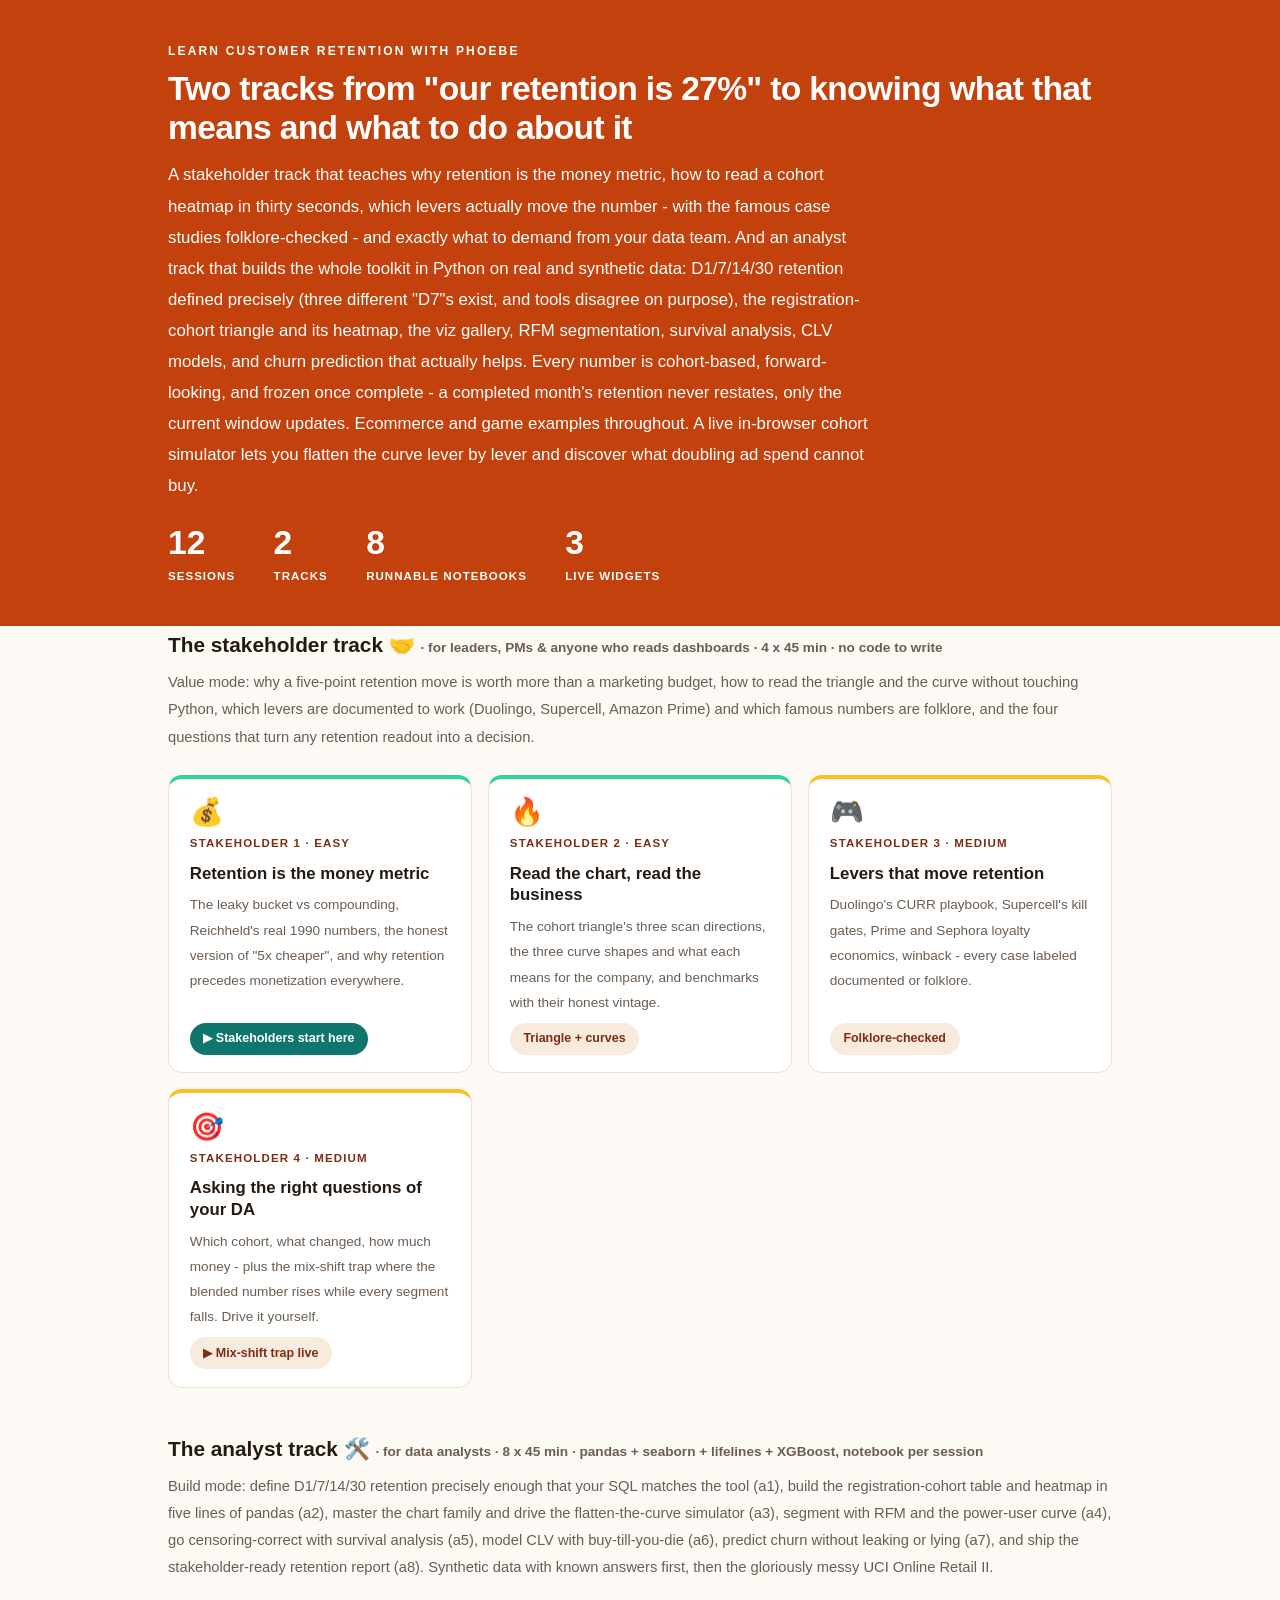
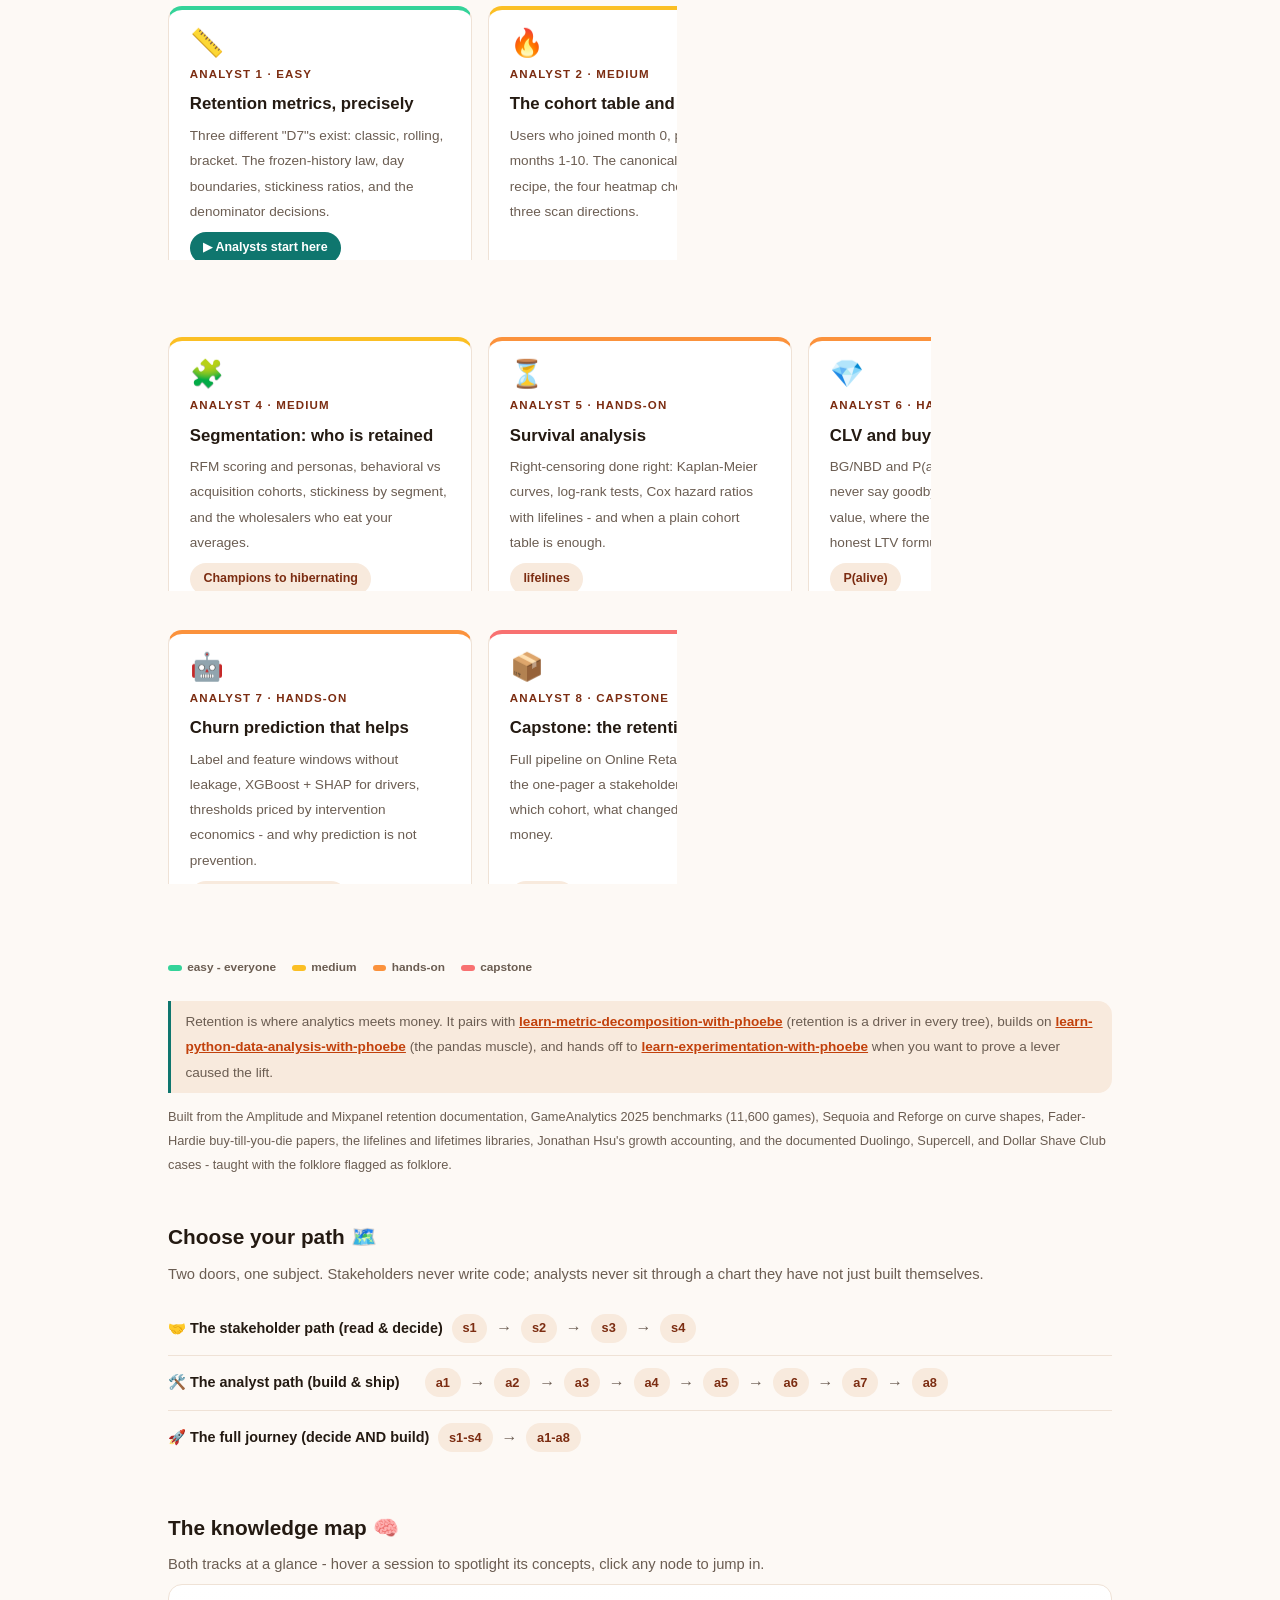
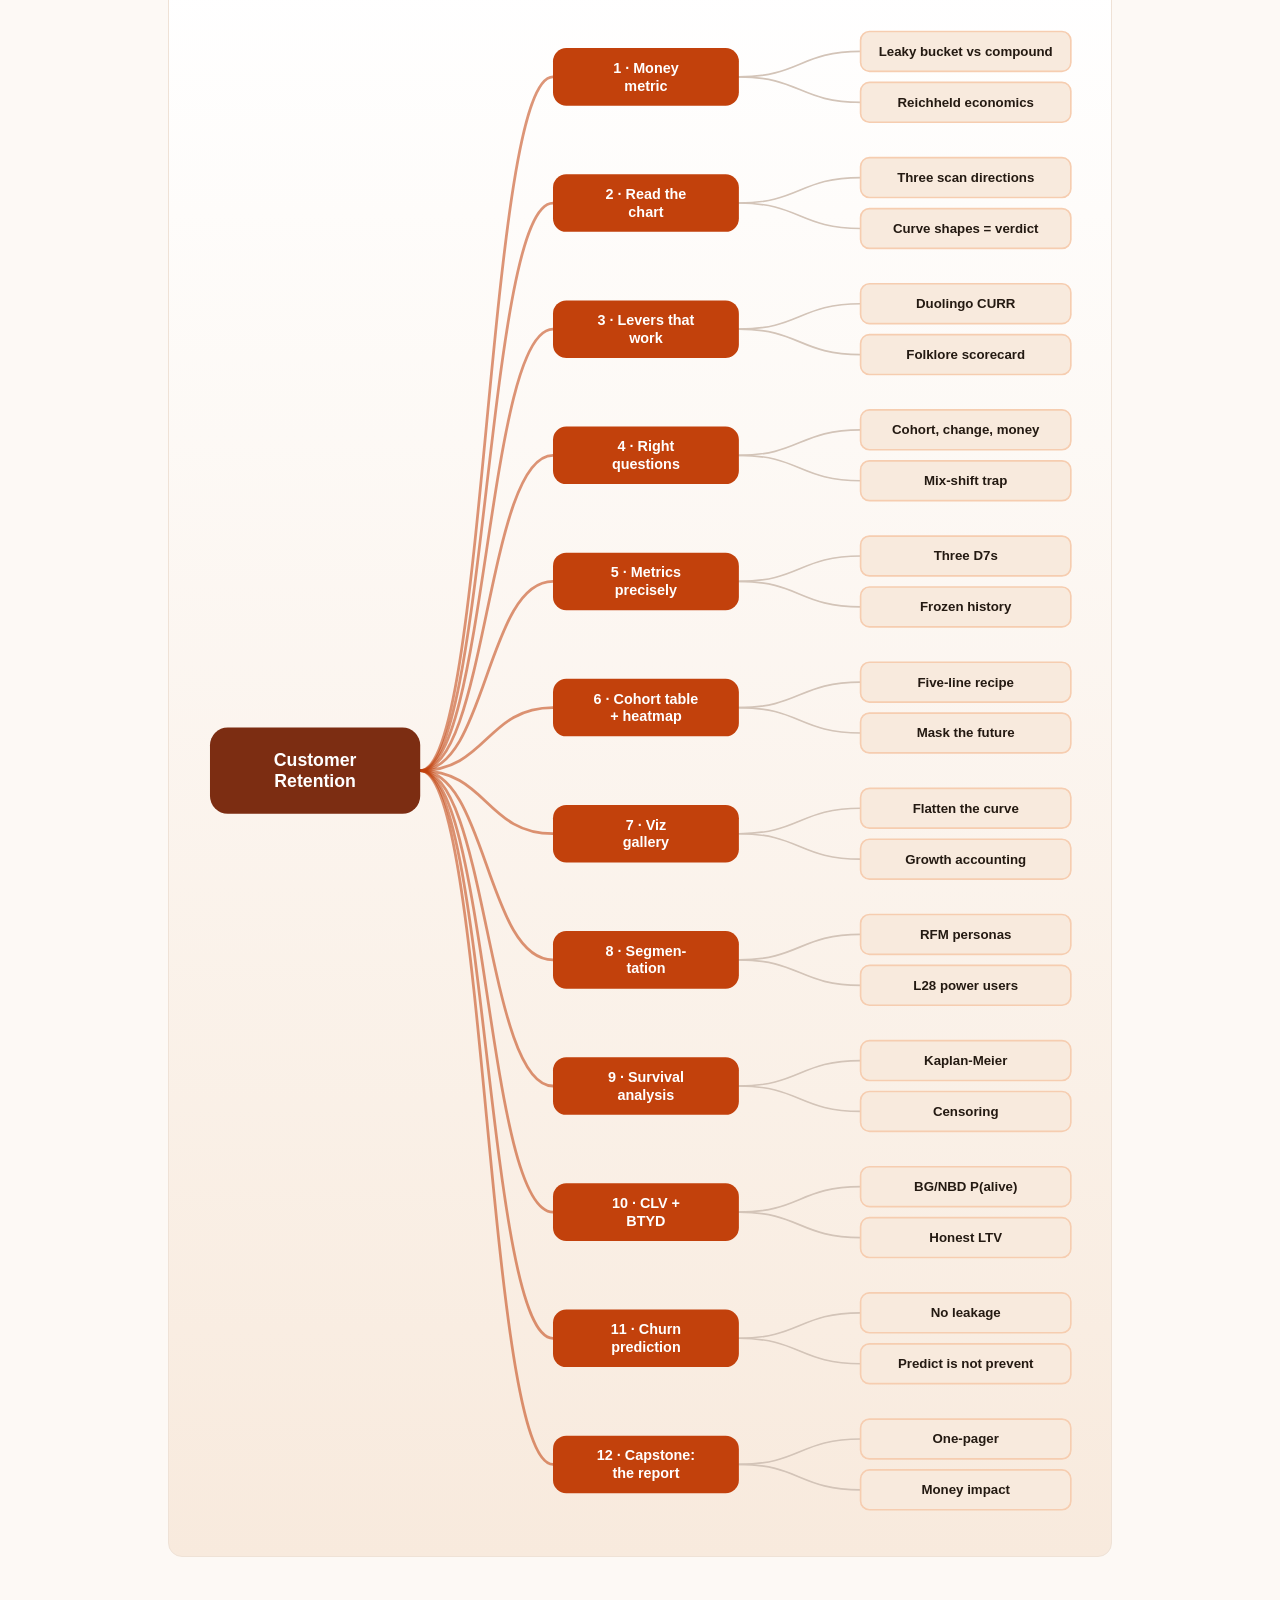
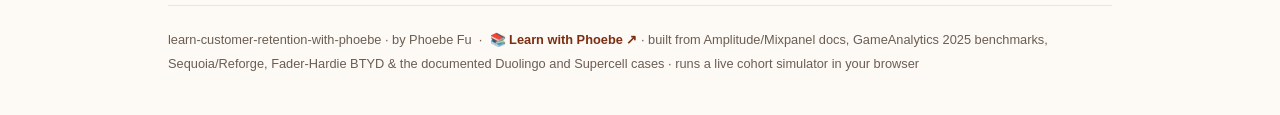
<file: index.html>
<!DOCTYPE html>
<html lang="en">
<head>
<meta charset="UTF-8">
<meta name="viewport" content="width=device-width, initial-scale=1.0">
<!-- social:start -->
<meta name="description" content="A stakeholder track that teaches why retention is the money metric, how to read a cohort heatmap in three scan directions, and which levers actually move the number. An analyst track that builds the whole toolkit in Python: D1/7/14/30 metrics done right, the cohort triangle, survival analysis, CLV models, and churn prediction - with a live flatten-the-curve simulator.">
<meta property="og:type" content="article">
<meta property="og:site_name" content="Learn with Phoebe">
<meta property="og:title" content="learn customer retention with phoebe - a two-track course you run in your browser">
<meta property="og:description" content="Cohort-based retention done right: frozen history, forward-looking windows, the heatmap, curve shapes, survival analysis, CLV, churn prediction - plus the business case studies, folklore-checked.">
<meta property="og:url" content="https://phoebefu6.github.io/learn-customer-retention-with-phoebe/">
<meta property="og:image" content="https://phoebefu6.github.io/learn-customer-retention-with-phoebe/assets/og-cover.png">
<meta property="og:image:width" content="1200">
<meta property="og:image:height" content="630">
<meta name="twitter:card" content="summary_large_image">
<meta name="twitter:title" content="learn customer retention with phoebe - a two-track course you run in your browser">
<meta name="twitter:description" content="Cohort-based retention done right: frozen history, forward-looking windows, the heatmap, curve shapes, survival analysis, CLV, churn prediction - plus the business case studies, folklore-checked.">
<meta name="twitter:image" content="https://phoebefu6.github.io/learn-customer-retention-with-phoebe/assets/og-cover.png">
<!-- social:end -->
<title>learn customer retention with phoebe - a two-track course you run in your browser</title>
<link rel="stylesheet" href="assets/style.css?v=23">
<style>
  .stats-row { display: flex; gap: 2.4rem; margin-top: 1.5rem; flex-wrap: wrap; }
  .stat b { display: block; font-size: 2.1rem; font-weight: 800; line-height: 1.05; font-variant-numeric: tabular-nums; }
  .stat span { font-size: .72rem; opacity: 1; text-transform: uppercase; letter-spacing: .09em; font-weight: 600; }

  .course-grid { display: grid; grid-template-columns: repeat(auto-fit, minmax(17rem, 1fr)); gap: 1rem; margin-top: 1.5rem; }
  .course-card {
    border: 1px solid var(--hairline);
    border-top: 4px solid var(--diff, var(--indigo));
    border-radius: var(--radius);
    padding: 1.2rem 1.3rem 1.1rem;
    display: flex;
    flex-direction: column;
    gap: .5rem;
    text-decoration: none;
    color: var(--ink);
    background: #fff;
    transition: box-shadow .15s ease, border-color .15s ease, transform .15s ease;
    position: relative;
  }
  .course-card:hover { border-color: var(--indigo-soft); border-top-color: var(--diff, var(--indigo)); box-shadow: 0 8px 28px rgba(194,65,12,.14); transform: translateY(-3px); }
  .course-card .cicon { font-size: 1.7rem; line-height: 1; }
  .course-card .cnum { font-size: .72rem; font-weight: 700; color: var(--indigo); text-transform: uppercase; letter-spacing: .1em; }
  .course-card h3 { font-size: 1.05rem; font-weight: 800; line-height: 1.3; }
  .course-card p { font-size: .85rem; color: var(--muted); flex: 1; }
  .course-card .meta { display: flex; gap: .4rem; flex-wrap: wrap; }

  .diff-legend { display: flex; gap: 1rem; margin-top: 1.6rem; font-size: .74rem; color: var(--muted); font-weight: 600; flex-wrap: wrap; }
  .diff-legend i { display: inline-block; width: .85rem; height: .35rem; border-radius: 999px; margin-right: .35rem; vertical-align: middle; }

  .prereq-line { margin-top: 1.4rem; font-size: .85rem; color: var(--muted); border-left: 3px solid var(--amber); padding: .5rem .9rem; background: var(--indigo-50); border-radius: 0 var(--radius) var(--radius) 0; }
  .prereq-line a { color: var(--indigo); font-weight: 700; }
  .sources-line { margin-top: .8rem; font-size: .8rem; color: var(--muted); }

  .paths { margin-top: 2.6rem; }
  .paths h2 { font-size: 1.3rem; font-weight: 800; margin-bottom: .3rem; }
  .paths .plede { color: var(--muted); font-size: .92rem; margin-bottom: .8rem; }
  .path { display: flex; gap: .55rem; align-items: center; padding: .75rem 0; border-bottom: .5px solid var(--hairline); flex-wrap: wrap; }
  .path:last-child { border-bottom: none; }
  .path b { min-width: 15.5rem; font-size: .9rem; }
  .path .pstep { background: var(--indigo-50); color: var(--indigo-deep); border-radius: 999px; padding: .16rem .68rem; font-weight: 700; font-size: .8rem; text-decoration: none; transition: all .12s ease; }
  .path .pstep:hover { background: var(--indigo); color: #fff; }
  .path .parr { color: var(--muted); font-weight: 700; }

  .mm-section { margin-top: 1.6rem; }
  .mm-section h2 { font-size: 1.3rem; font-weight: 800; margin-bottom: .2rem; }
  .mm-section .mm-lede { color: var(--muted); font-size: .92rem; margin-bottom: .4rem; }
  .mm-wrap { border: 1px solid var(--hairline); border-radius: var(--radius); background: linear-gradient(180deg,#fff,#F8EADD); padding: .6rem; overflow-x: auto; }
  .mm-svg { width: 100%; height: auto; display: block; max-width: 60rem; margin: 0 auto; min-width: 34rem; }
  .mm-link { cursor: pointer; text-decoration: none; }
  .mm-node rect { transition: opacity .15s ease, filter .15s ease; }
  .mm-node text { pointer-events: none; }
  .mm-link:hover .mm-node rect { filter: brightness(1.06); }
  .mm-edge { transition: opacity .15s ease; }
</style>
<style>/* contrast-patch-2 */ .cnum, .course-card .cnum, .paths a, .pagefoot a, .pstep, .path .pstep { color: var(--indigo-deep); }</style>
</head>
<body>

<header class="masthead">
  <div class="wrap">
    <div class="eyebrow">Learn Customer Retention with Phoebe</div>
    <h1>Two tracks from "our retention is 27%" to knowing what that means and what to do about it</h1>
    <p class="sub">A stakeholder track that teaches why retention is the money metric, how to read a cohort heatmap in thirty seconds, which levers actually move the number - with the famous case studies folklore-checked - and exactly what to demand from your data team. And an analyst track that builds the whole toolkit in Python on real and synthetic data: D1/7/14/30 retention defined precisely (three different "D7"s exist, and tools disagree on purpose), the registration-cohort triangle and its heatmap, the viz gallery, RFM segmentation, survival analysis, CLV models, and churn prediction that actually helps. Every number is cohort-based, forward-looking, and frozen once complete - a completed month's retention never restates, only the current window updates. Ecommerce and game examples throughout. A live in-browser cohort simulator lets you flatten the curve lever by lever and discover what doubling ad spend cannot buy.</p>
    <div class="stats-row">
      <div class="stat"><b data-count="12">12</b><span>sessions</span></div>
      <div class="stat"><b data-count="2">2</b><span>tracks</span></div>
      <div class="stat"><b data-count="8">8</b><span>runnable notebooks</span></div>
      <div class="stat"><b data-count="3">3</b><span>live widgets</span></div>
    </div>
  </div>
</header>

<main class="wrap">

  <section class="section">
    <div class="paths" style="margin-top:0">
      <h2>The stakeholder track 🤝 <span style="font-size:.85rem;font-weight:600;color:var(--muted)">· for leaders, PMs &amp; anyone who reads dashboards · 4 x 45 min · no code to write</span></h2>
      <p class="plede">Value mode: why a five-point retention move is worth more than a marketing budget, how to read the triangle and the curve without touching Python, which levers are documented to work (Duolingo, Supercell, Amazon Prime) and which famous numbers are folklore, and the four questions that turn any retention readout into a decision.</p>
    </div>
    <div class="course-grid">
      <a class="course-card" href="courses/s1-retention-is-the-money-metric.html" style="--diff:#34D399">
        <span class="cicon">💰</span>
        <span class="cnum">Stakeholder 1 · easy</span>
        <h3>Retention is the money metric</h3>
        <p>The leaky bucket vs compounding, Reichheld's real 1990 numbers, the honest version of "5x cheaper", and why retention precedes monetization everywhere.</p>
        <span class="meta"><span class="pill amber">▶ Stakeholders start here</span></span>
      </a>
      <a class="course-card" href="courses/s2-read-the-chart-read-the-business.html" style="--diff:#34D399">
        <span class="cicon">🔥</span>
        <span class="cnum">Stakeholder 2 · easy</span>
        <h3>Read the chart, read the business</h3>
        <p>The cohort triangle's three scan directions, the three curve shapes and what each means for the company, and benchmarks with their honest vintage.</p>
        <span class="meta"><span class="pill light">Triangle + curves</span></span>
      </a>
      <a class="course-card" href="courses/s3-levers-that-move-retention.html" style="--diff:#FBBF24">
        <span class="cicon">🎮</span>
        <span class="cnum">Stakeholder 3 · medium</span>
        <h3>Levers that move retention</h3>
        <p>Duolingo's CURR playbook, Supercell's kill gates, Prime and Sephora loyalty economics, winback - every case labeled documented or folklore.</p>
        <span class="meta"><span class="pill light">Folklore-checked</span></span>
      </a>
      <a class="course-card" href="courses/s4-asking-the-right-questions.html" style="--diff:#FBBF24">
        <span class="cicon">🎯</span>
        <span class="cnum">Stakeholder 4 · medium</span>
        <h3>Asking the right questions of your DA</h3>
        <p>Which cohort, what changed, how much money - plus the mix-shift trap where the blended number rises while every segment falls. Drive it yourself.</p>
        <span class="meta"><span class="pill light">▶ Mix-shift trap live</span></span>
      </a>
    </div>

    <div class="paths">
      <h2>The analyst track 🛠️ <span style="font-size:.85rem;font-weight:600;color:var(--muted)">· for data analysts · 8 x 45 min · pandas + seaborn + lifelines + XGBoost, notebook per session</span></h2>
      <p class="plede">Build mode: define D1/7/14/30 retention precisely enough that your SQL matches the tool (a1), build the registration-cohort table and heatmap in five lines of pandas (a2), master the chart family and drive the flatten-the-curve simulator (a3), segment with RFM and the power-user curve (a4), go censoring-correct with survival analysis (a5), model CLV with buy-till-you-die (a6), predict churn without leaking or lying (a7), and ship the stakeholder-ready retention report (a8). Synthetic data with known answers first, then the gloriously messy UCI Online Retail II.</p>
    </div>
    <div class="course-grid">
      <a class="course-card" href="courses/a1-retention-metrics-precisely.html" style="--diff:#34D399">
        <span class="cicon">📏</span>
        <span class="cnum">Analyst 1 · easy</span>
        <h3>Retention metrics, precisely</h3>
        <p>Three different "D7"s exist: classic, rolling, bracket. The frozen-history law, day boundaries, stickiness ratios, and the denominator decisions.</p>
        <span class="meta"><span class="pill amber">▶ Analysts start here</span><span class="pill light">▶ Variant switcher</span></span>
      </a>
      <a class="course-card" href="courses/a2-cohort-table-and-heatmap.html" style="--diff:#FBBF24">
        <span class="cicon">🔥</span>
        <span class="cnum">Analyst 2 · medium</span>
        <h3>The cohort table and heatmap</h3>
        <p>Users who joined month 0, percent back in months 1-10. The canonical pandas recipe, the four heatmap choices, and the three scan directions.</p>
        <span class="meta"><span class="pill light">The core session</span></span>
      </a>
      <a class="course-card" href="courses/a3-retention-viz-gallery.html" style="--diff:#FBBF24">
        <span class="cicon">📈</span>
        <span class="cnum">Analyst 3 · medium</span>
        <h3>The retention viz gallery</h3>
        <p>Curve shapes as diagnosis, the truncated-cohort trap, layer-cake, growth accounting, L28 - and the flatten-the-curve simulator with its ad-spend trap.</p>
        <span class="meta"><span class="pill light">▶ Live simulator</span></span>
      </a>
      <a class="course-card" href="courses/a4-segmentation-rfm.html" style="--diff:#FBBF24">
        <span class="cicon">🧩</span>
        <span class="cnum">Analyst 4 · medium</span>
        <h3>Segmentation: who is retained</h3>
        <p>RFM scoring and personas, behavioral vs acquisition cohorts, stickiness by segment, and the wholesalers who eat your averages.</p>
        <span class="meta"><span class="pill light">Champions to hibernating</span></span>
      </a>
      <a class="course-card" href="courses/a5-survival-analysis.html" style="--diff:#FB923C">
        <span class="cicon">⏳</span>
        <span class="cnum">Analyst 5 · hands-on</span>
        <h3>Survival analysis</h3>
        <p>Right-censoring done right: Kaplan-Meier curves, log-rank tests, Cox hazard ratios with lifelines - and when a plain cohort table is enough.</p>
        <span class="meta"><span class="pill light">lifelines</span></span>
      </a>
      <a class="course-card" href="courses/a6-clv-buy-till-you-die.html" style="--diff:#FB923C">
        <span class="cicon">💎</span>
        <span class="cnum">Analyst 6 · hands-on</span>
        <h3>CLV and buy-till-you-die</h3>
        <p>BG/NBD and P(alive) for customers who never say goodbye, Gamma-Gamma for value, where the models break, and the honest LTV formulas.</p>
        <span class="meta"><span class="pill light">P(alive)</span></span>
      </a>
      <a class="course-card" href="courses/a7-churn-prediction.html" style="--diff:#FB923C">
        <span class="cicon">🤖</span>
        <span class="cnum">Analyst 7 · hands-on</span>
        <h3>Churn prediction that helps</h3>
        <p>Label and feature windows without leakage, XGBoost + SHAP for drivers, thresholds priced by intervention economics - and why prediction is not prevention.</p>
        <span class="meta"><span class="pill light">Leakage spot-the-bug</span></span>
      </a>
      <a class="course-card" href="courses/a8-capstone-retention-report.html" style="--diff:#F87171">
        <span class="cicon">📦</span>
        <span class="cnum">Analyst 8 · capstone</span>
        <h3>Capstone: the retention report</h3>
        <p>Full pipeline on Online Retail II, ending in the one-pager a stakeholder can act on: which cohort, what changed, how much money.</p>
        <span class="meta"><span class="pill light">Ship it</span></span>
      </a>
    </div>
    <div class="diff-legend">
      <span><i style="background:#34D399"></i>easy - everyone</span>
      <span><i style="background:#FBBF24"></i>medium</span>
      <span><i style="background:#FB923C"></i>hands-on</span>
      <span><i style="background:#F87171"></i>capstone</span>
    </div>

    <p class="prereq-line">Retention is where analytics meets money. It pairs with <a href="https://phoebefu6.github.io/learn-metric-decomposition-with-phoebe/">learn-metric-decomposition-with-phoebe</a> (retention is a driver in every tree), builds on <a href="https://phoebefu6.github.io/learn-python-data-analysis-with-phoebe/">learn-python-data-analysis-with-phoebe</a> (the pandas muscle), and hands off to <a href="https://phoebefu6.github.io/learn-experimentation-with-phoebe/">learn-experimentation-with-phoebe</a> when you want to prove a lever caused the lift.</p>
    <p class="sources-line">Built from the Amplitude and Mixpanel retention documentation, GameAnalytics 2025 benchmarks (11,600 games), Sequoia and Reforge on curve shapes, Fader-Hardie buy-till-you-die papers, the lifelines and lifetimes libraries, Jonathan Hsu's growth accounting, and the documented Duolingo, Supercell, and Dollar Shave Club cases - taught with the folklore flagged as folklore.</p>

    <div class="paths">
      <h2>Choose your path 🗺️</h2>
      <p class="plede">Two doors, one subject. Stakeholders never write code; analysts never sit through a chart they have not just built themselves.</p>
      <div class="path"><b>🤝 The stakeholder path (read &amp; decide)</b>
        <a class="pstep" href="courses/s1-retention-is-the-money-metric.html">s1</a><span class="parr">→</span>
        <a class="pstep" href="courses/s2-read-the-chart-read-the-business.html">s2</a><span class="parr">→</span>
        <a class="pstep" href="courses/s3-levers-that-move-retention.html">s3</a><span class="parr">→</span>
        <a class="pstep" href="courses/s4-asking-the-right-questions.html">s4</a>
      </div>
      <div class="path"><b>🛠️ The analyst path (build &amp; ship)</b>
        <a class="pstep" href="courses/a1-retention-metrics-precisely.html">a1</a><span class="parr">→</span>
        <a class="pstep" href="courses/a2-cohort-table-and-heatmap.html">a2</a><span class="parr">→</span>
        <a class="pstep" href="courses/a3-retention-viz-gallery.html">a3</a><span class="parr">→</span>
        <a class="pstep" href="courses/a4-segmentation-rfm.html">a4</a><span class="parr">→</span>
        <a class="pstep" href="courses/a5-survival-analysis.html">a5</a><span class="parr">→</span>
        <a class="pstep" href="courses/a6-clv-buy-till-you-die.html">a6</a><span class="parr">→</span>
        <a class="pstep" href="courses/a7-churn-prediction.html">a7</a><span class="parr">→</span>
        <a class="pstep" href="courses/a8-capstone-retention-report.html">a8</a>
      </div>
      <div class="path"><b>🚀 The full journey (decide AND build)</b>
        <a class="pstep" href="courses/s1-retention-is-the-money-metric.html">s1-s4</a><span class="parr">→</span>
        <a class="pstep" href="courses/a1-retention-metrics-precisely.html">a1-a8</a>
      </div>
    </div>
  </section>

  <section class="section mm-section">
    <h2>The knowledge map 🧠</h2>
    <p class="mm-lede">Both tracks at a glance - hover a session to spotlight its concepts, click any node to jump in.</p>
    <div class="mm-wrap"><div id="mindmap"></div></div>
  </section>

  <footer class="pagefoot">
    <span>learn-customer-retention-with-phoebe · by Phoebe Fu &nbsp;·&nbsp; 📚 <a href="https://phoebefu6.github.io/learn-with-phoebe/">Learn with Phoebe ↗</a> · built from Amplitude/Mixpanel docs, GameAnalytics 2025 benchmarks, Sequoia/Reforge, Fader-Hardie BTYD &amp; the documented Duolingo and Supercell cases · runs a live cohort simulator in your browser</span>
  </footer>
</main>

<script>
window.MINDMAP_DATA = {
  title: "Customer\nRetention",
  centerColor: "#7C2D12",
  sessions: [
    { label: "Money\nmetric", href: "courses/s1-retention-is-the-money-metric.html", color: "#34D399",
      concepts: [
        { label: "Leaky bucket vs compound", href: "courses/s1-retention-is-the-money-metric.html" },
        { label: "Reichheld economics", href: "courses/s1-retention-is-the-money-metric.html" } ] },
    { label: "Read the\nchart", href: "courses/s2-read-the-chart-read-the-business.html", color: "#34D399",
      concepts: [
        { label: "Three scan directions", href: "courses/s2-read-the-chart-read-the-business.html" },
        { label: "Curve shapes = verdict", href: "courses/s2-read-the-chart-read-the-business.html" } ] },
    { label: "Levers that\nwork", href: "courses/s3-levers-that-move-retention.html", color: "#FBBF24",
      concepts: [
        { label: "Duolingo CURR", href: "courses/s3-levers-that-move-retention.html" },
        { label: "Folklore scorecard", href: "courses/s3-levers-that-move-retention.html" } ] },
    { label: "Right\nquestions", href: "courses/s4-asking-the-right-questions.html", color: "#FBBF24",
      concepts: [
        { label: "Cohort, change, money", href: "courses/s4-asking-the-right-questions.html" },
        { label: "Mix-shift trap", href: "courses/s4-asking-the-right-questions.html" } ] },
    { label: "Metrics\nprecisely", href: "courses/a1-retention-metrics-precisely.html", color: "#34D399",
      concepts: [
        { label: "Three D7s", href: "courses/a1-retention-metrics-precisely.html" },
        { label: "Frozen history", href: "courses/a1-retention-metrics-precisely.html" } ] },
    { label: "Cohort table\n+ heatmap", href: "courses/a2-cohort-table-and-heatmap.html", color: "#FBBF24",
      concepts: [
        { label: "Five-line recipe", href: "courses/a2-cohort-table-and-heatmap.html" },
        { label: "Mask the future", href: "courses/a2-cohort-table-and-heatmap.html" } ] },
    { label: "Viz\ngallery", href: "courses/a3-retention-viz-gallery.html", color: "#FBBF24",
      concepts: [
        { label: "Flatten the curve", href: "courses/a3-retention-viz-gallery.html" },
        { label: "Growth accounting", href: "courses/a3-retention-viz-gallery.html" } ] },
    { label: "Segmen-\ntation", href: "courses/a4-segmentation-rfm.html", color: "#FBBF24",
      concepts: [
        { label: "RFM personas", href: "courses/a4-segmentation-rfm.html" },
        { label: "L28 power users", href: "courses/a4-segmentation-rfm.html" } ] },
    { label: "Survival\nanalysis", href: "courses/a5-survival-analysis.html", color: "#FB923C",
      concepts: [
        { label: "Kaplan-Meier", href: "courses/a5-survival-analysis.html" },
        { label: "Censoring", href: "courses/a5-survival-analysis.html" } ] },
    { label: "CLV +\nBTYD", href: "courses/a6-clv-buy-till-you-die.html", color: "#FB923C",
      concepts: [
        { label: "BG/NBD P(alive)", href: "courses/a6-clv-buy-till-you-die.html" },
        { label: "Honest LTV", href: "courses/a6-clv-buy-till-you-die.html" } ] },
    { label: "Churn\nprediction", href: "courses/a7-churn-prediction.html", color: "#FB923C",
      concepts: [
        { label: "No leakage", href: "courses/a7-churn-prediction.html" },
        { label: "Predict is not prevent", href: "courses/a7-churn-prediction.html" } ] },
    { label: "Capstone:\nthe report", href: "courses/a8-capstone-retention-report.html", color: "#F87171",
      concepts: [
        { label: "One-pager", href: "courses/a8-capstone-retention-report.html" },
        { label: "Money impact", href: "courses/a8-capstone-retention-report.html" } ] }
  ]
};
</script>
<script src="assets/mindmap.js?v=1"></script>
<script src="assets/app.js?v=21"></script>
</body>
</html>
</file>
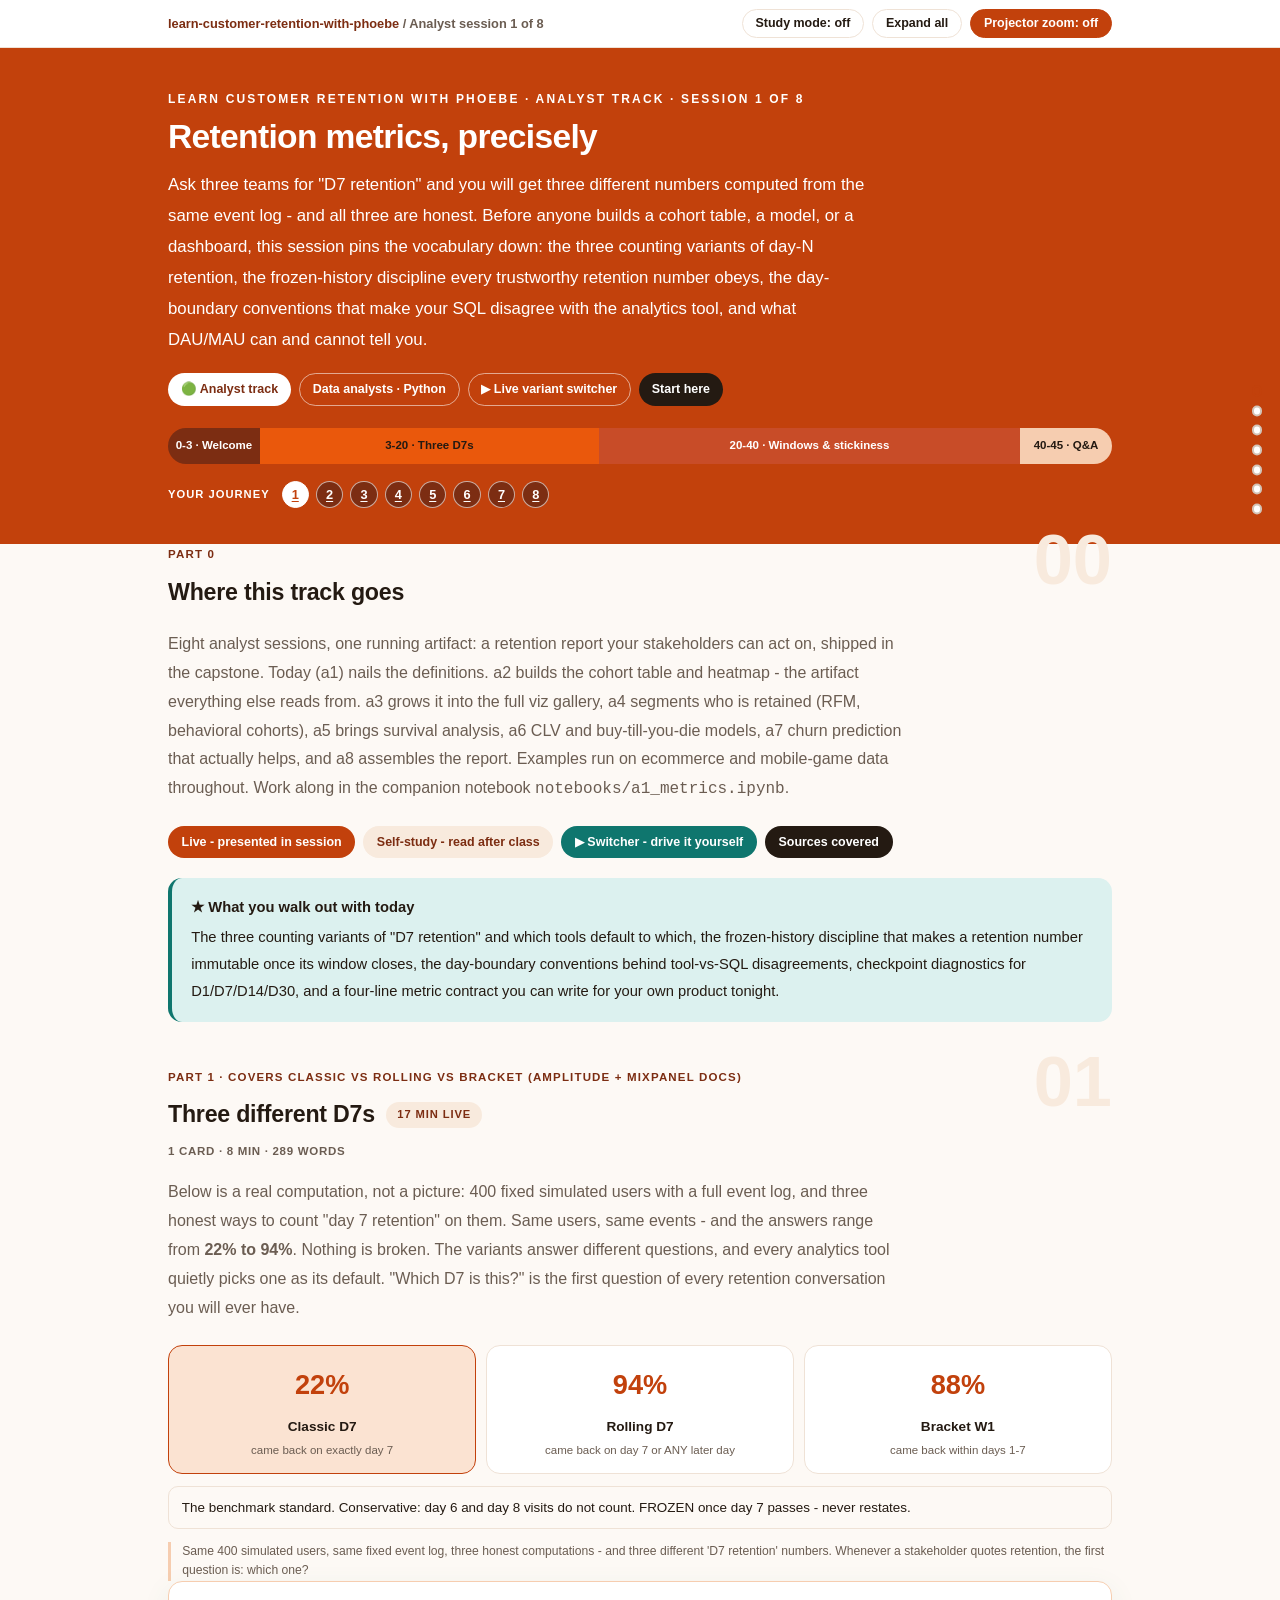
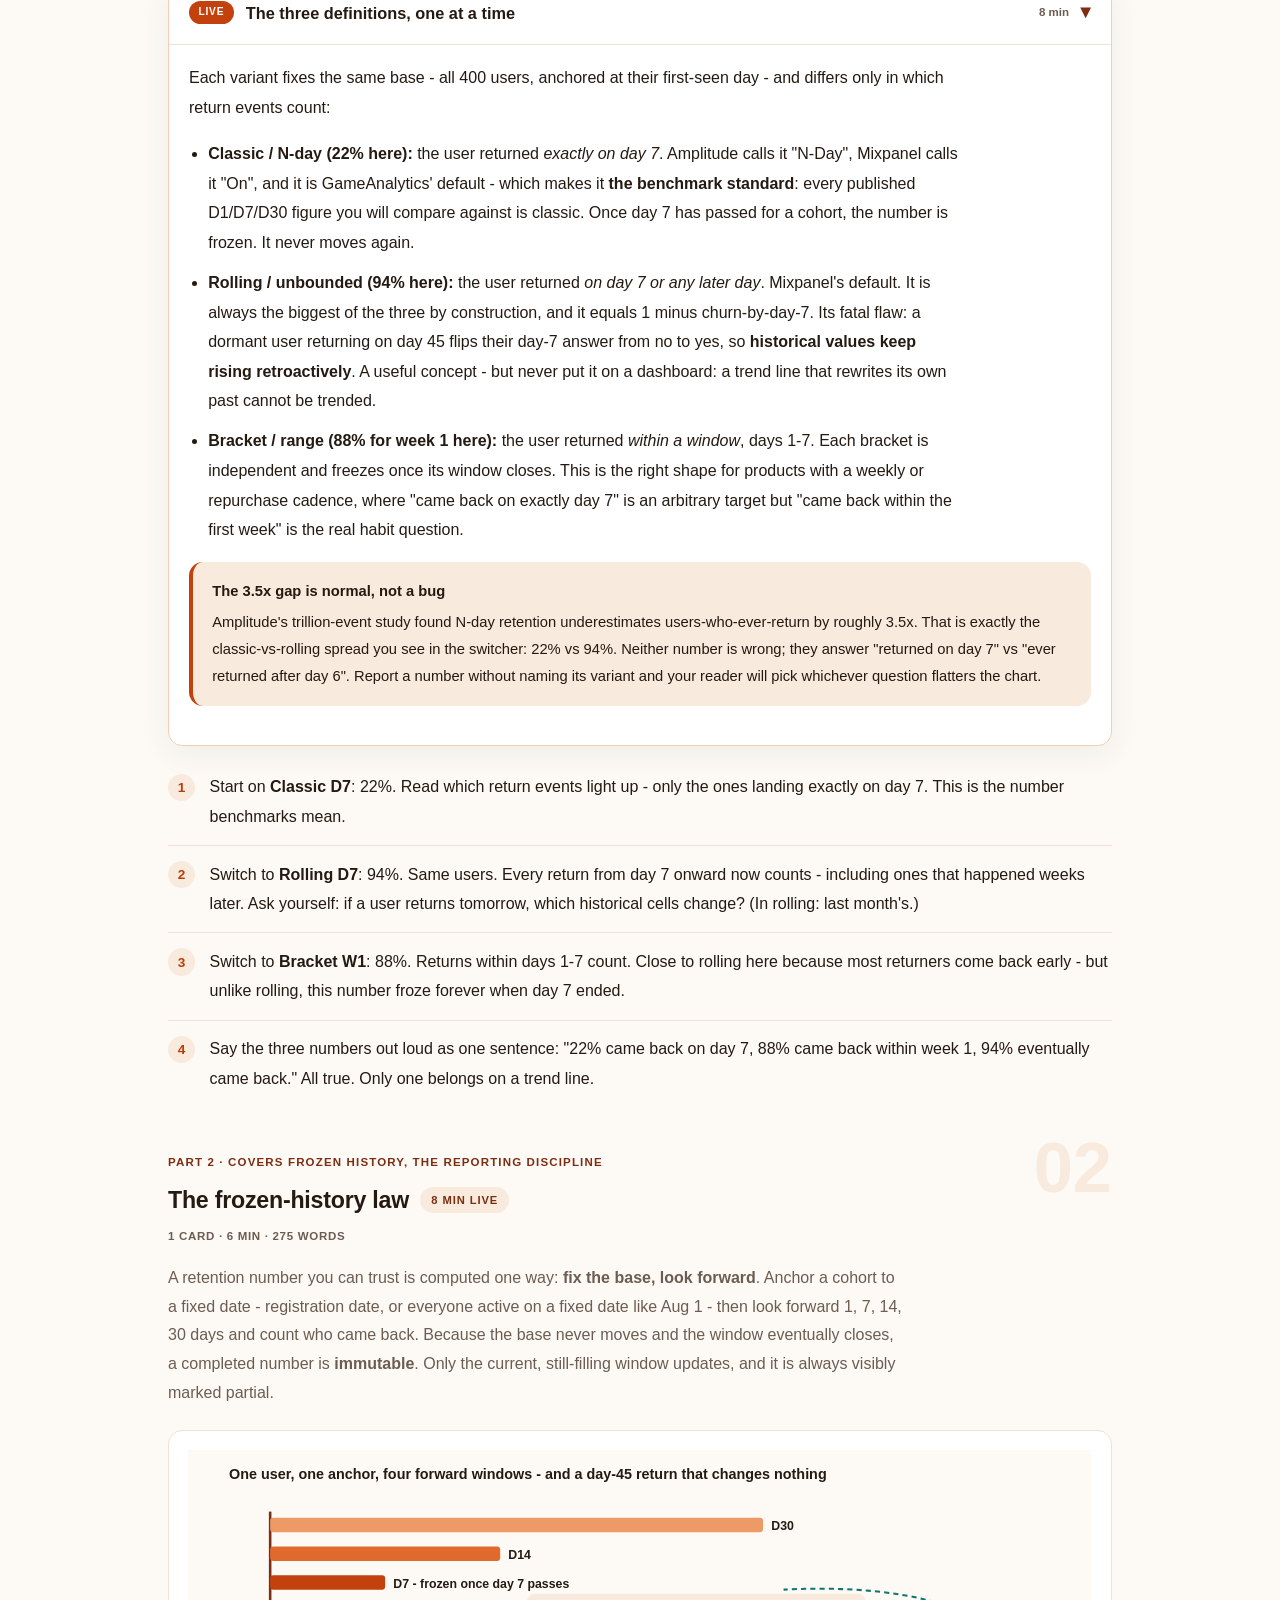
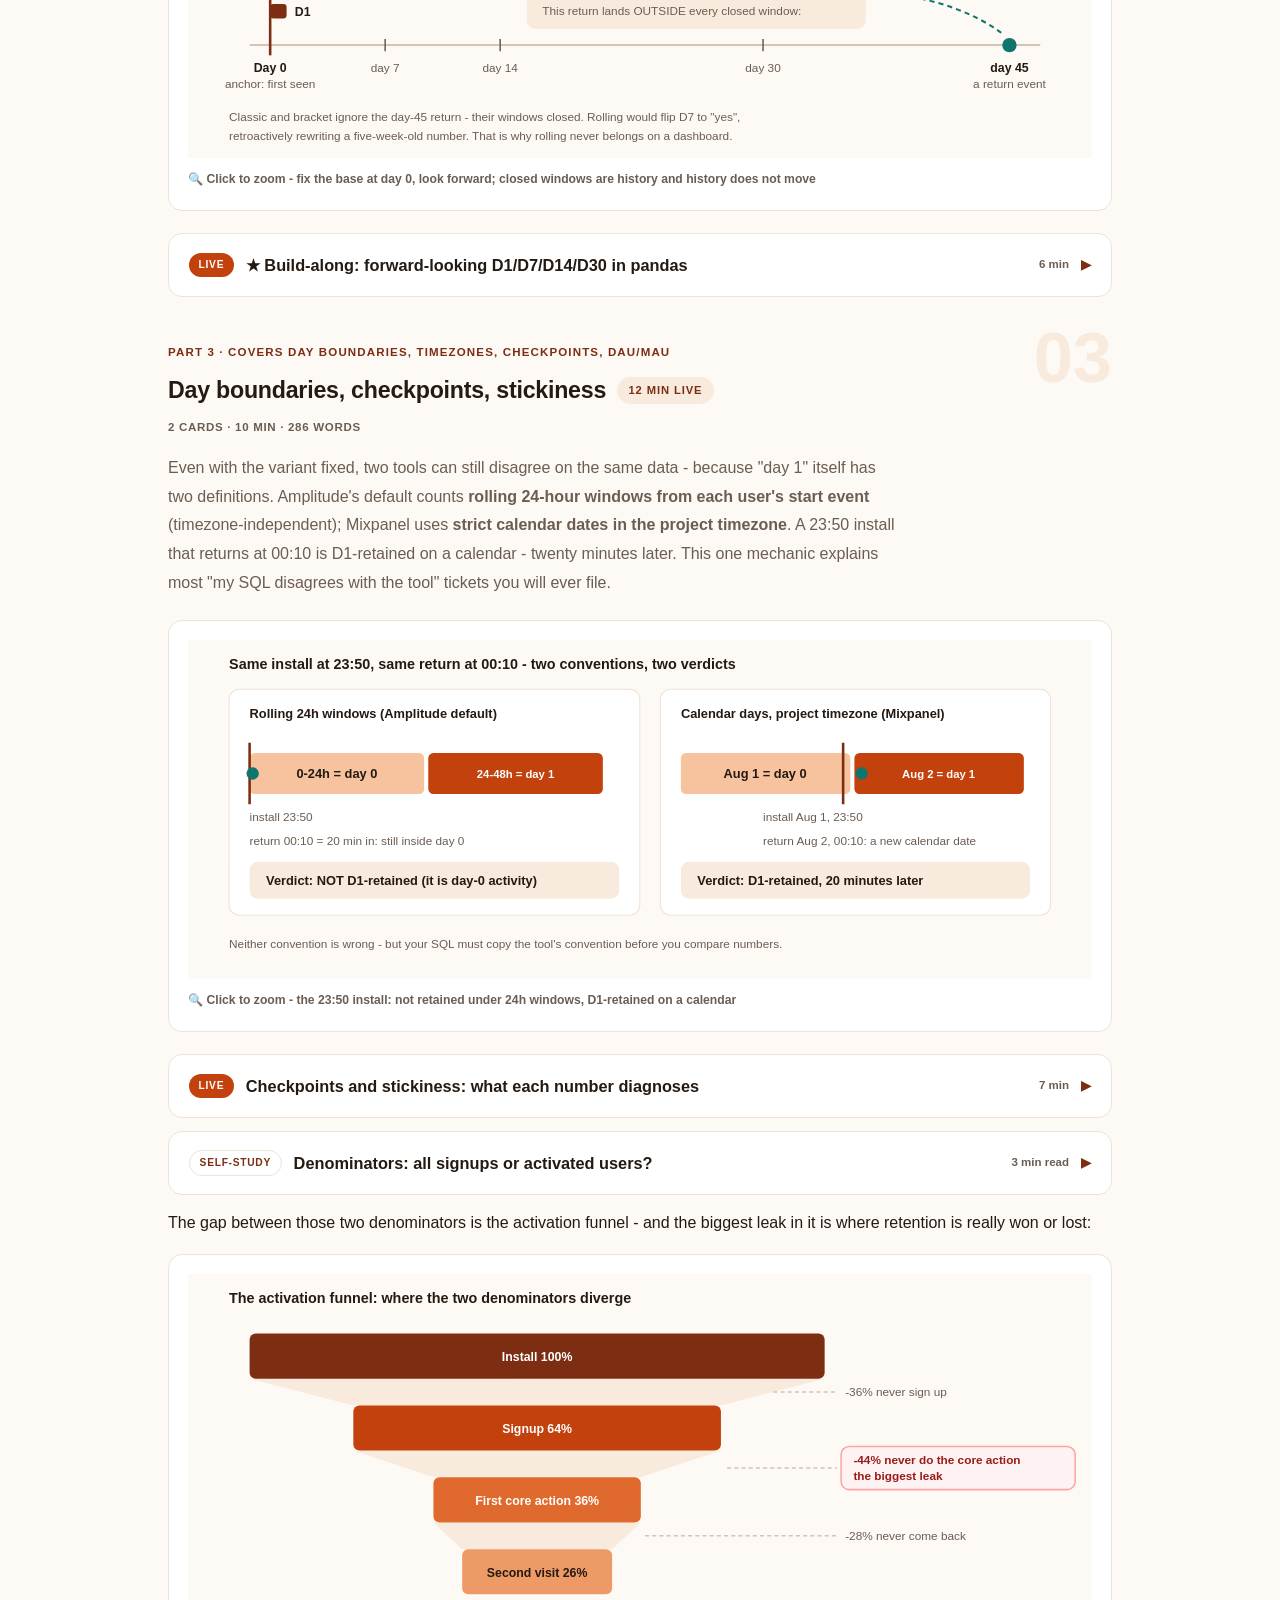
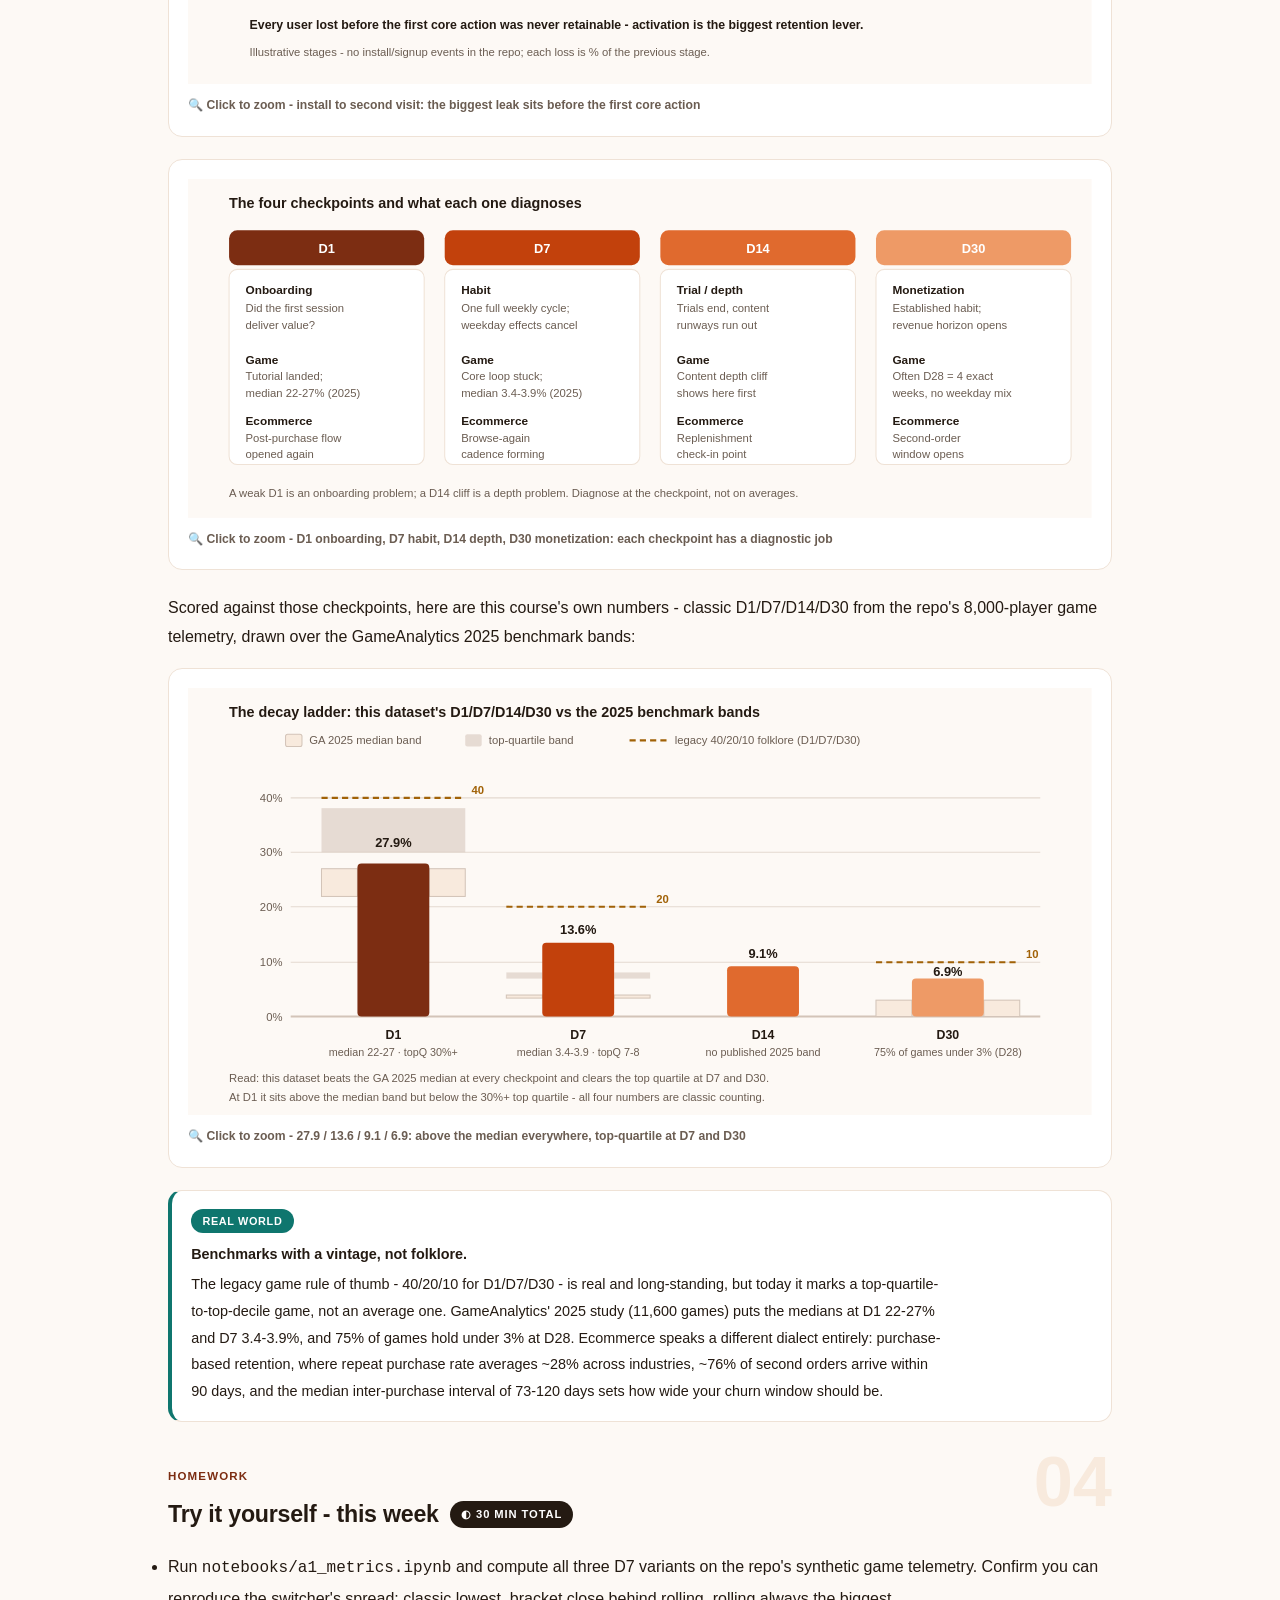
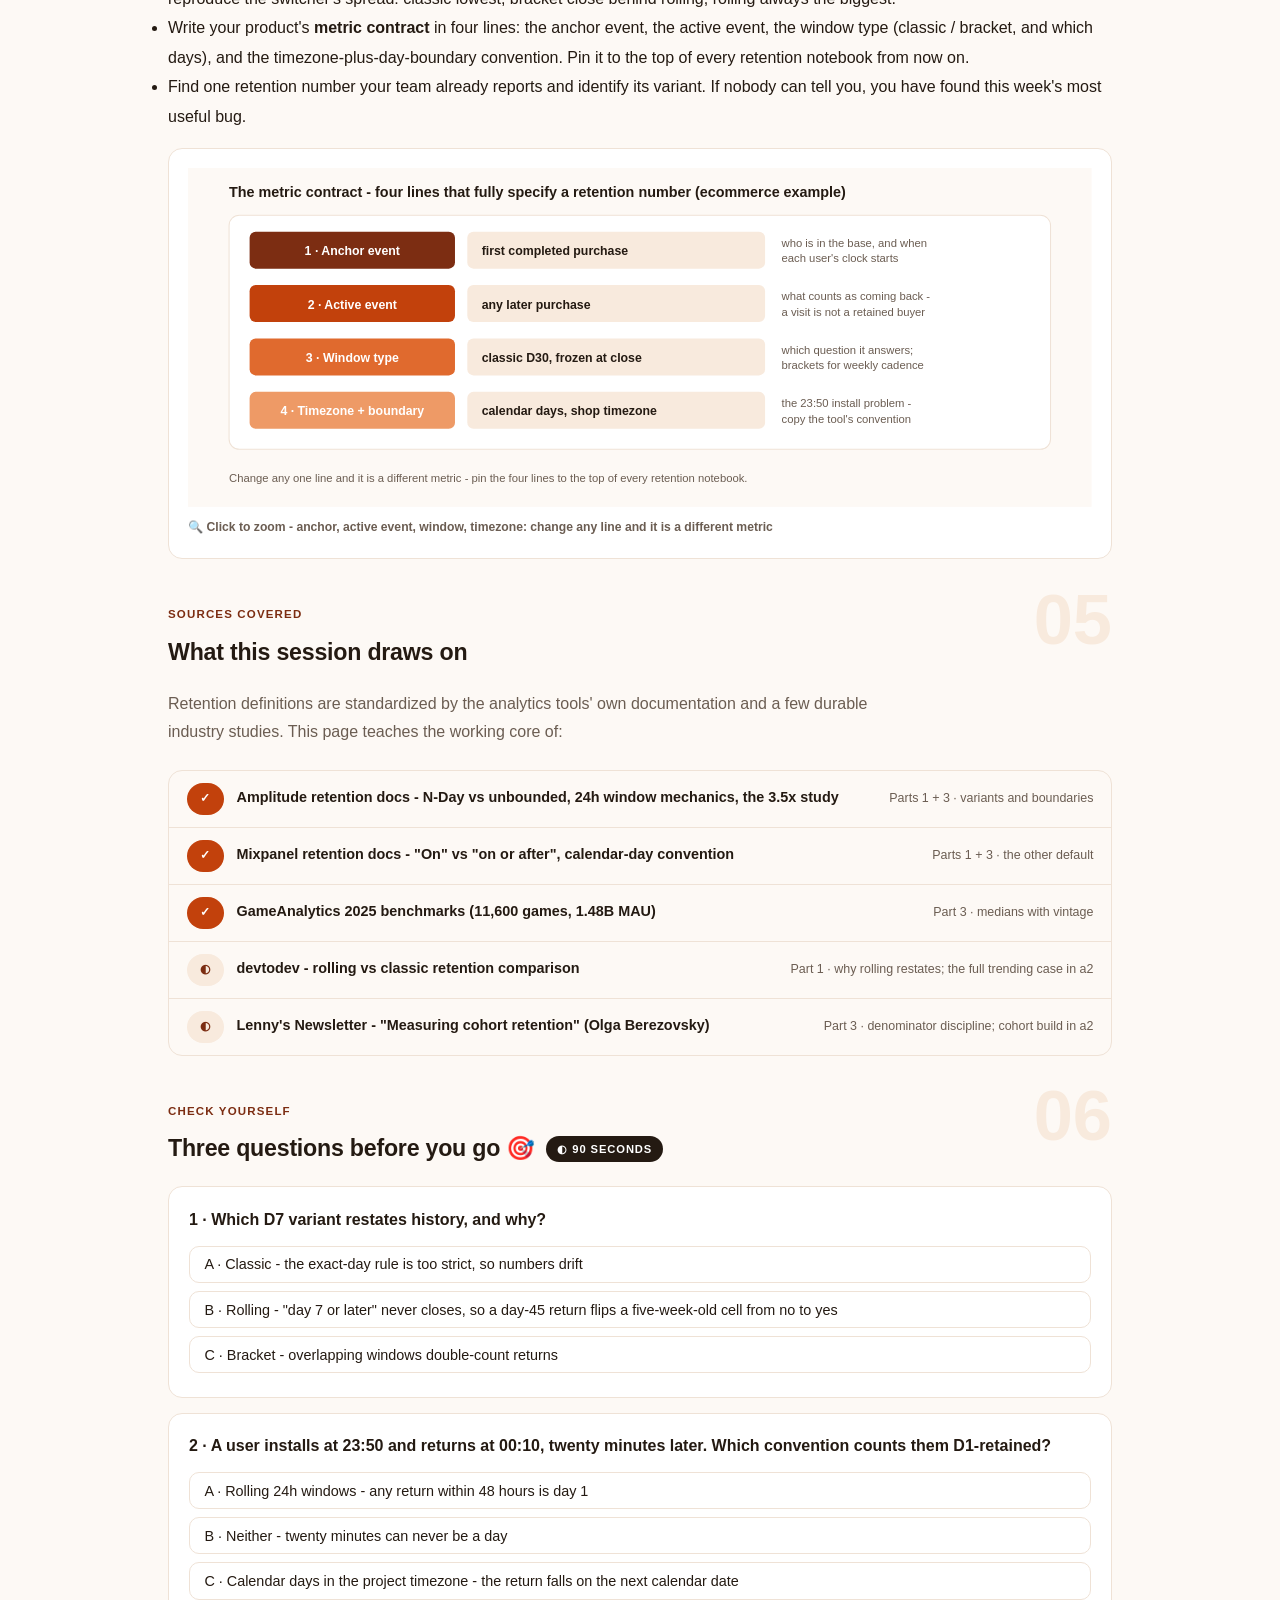
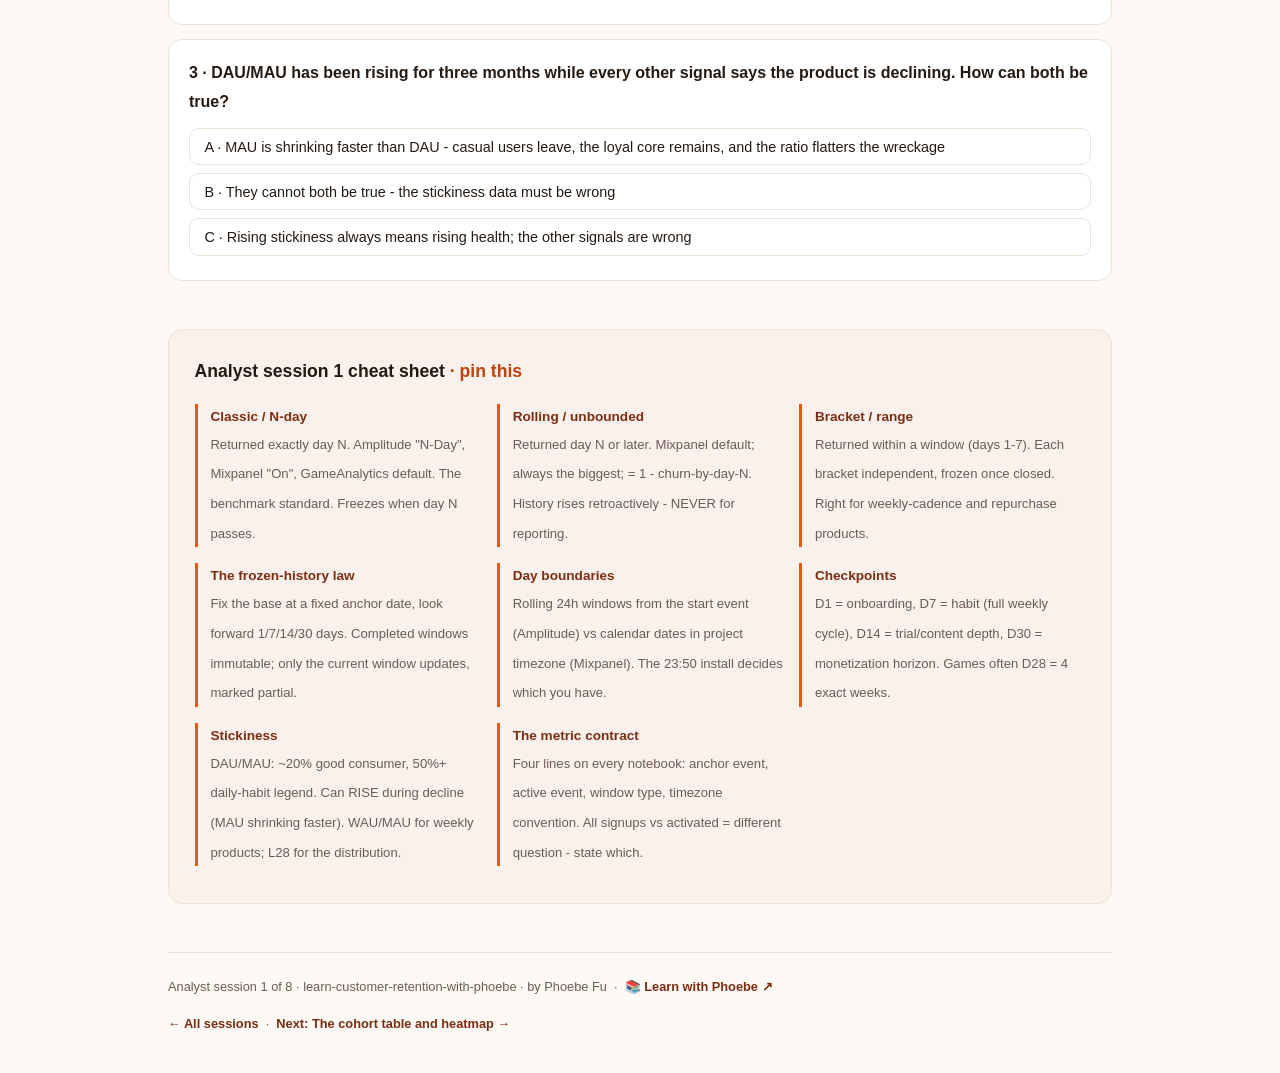
<file: courses/a1-retention-metrics-precisely.html>
<!DOCTYPE html>
<html lang="en">
<head>
<meta charset="UTF-8">
<meta name="viewport" content="width=device-width, initial-scale=1.0">
<!-- social:start -->
<meta name="description" content="Analyst session 1 of 8. Three teams say 'D7 retention' and mean three different numbers - 22%, 88%, 94% on the same users. Pin down classic, rolling, and bracket retention, learn the frozen-history discipline that keeps trend lines honest, and drive a live switcher that computes all three on one event log.">
<meta property="og:type" content="article">
<meta property="og:site_name" content="Learn with Phoebe">
<meta property="og:title" content="Retention metrics, precisely - learn customer retention with phoebe">
<meta property="og:description" content="Analyst session 1 of 8. Classic vs rolling vs bracket D7 on the same event log, the frozen-history law, day boundaries and timezones, and stickiness done honestly.">
<meta property="og:url" content="https://phoebefu6.github.io/learn-customer-retention-with-phoebe/courses/a1-retention-metrics-precisely.html">
<meta property="og:image" content="https://phoebefu6.github.io/learn-customer-retention-with-phoebe/assets/og-cover.png">
<meta property="og:image:width" content="1200">
<meta property="og:image:height" content="630">
<meta name="twitter:card" content="summary_large_image">
<meta name="twitter:title" content="Retention metrics, precisely - learn customer retention with phoebe">
<meta name="twitter:description" content="Classic vs rolling vs bracket D7 on the same event log, the frozen-history law, day boundaries, and stickiness done honestly.">
<meta name="twitter:image" content="https://phoebefu6.github.io/learn-customer-retention-with-phoebe/assets/og-cover.png">
<!-- social:end -->
<title>Analyst session 1 · Retention metrics, precisely - learn customer retention with phoebe</title>
<link rel="stylesheet" href="../assets/style.css?v=22">
</head>
<body>

<div class="toolbar">
  <div class="wrap">
    <span class="crumb"><a href="../index.html">learn-customer-retention-with-phoebe</a> / Analyst session 1 of 8</span>
    <button class="btn" id="toggle-all" type="button">Expand all</button>
    <button class="btn primary" id="zoom-toggle" type="button">Projector zoom: off</button>
  </div>
</div>

<header class="masthead">
  <div class="wrap">
    <div class="eyebrow">Learn Customer Retention with Phoebe · Analyst track · Session 1 of 8</div>
    <h1>Retention metrics, <span class="accent">precisely</span></h1>
    <p class="sub">Ask three teams for "D7 retention" and you will get three different numbers computed from the same event log - and all three are honest. Before anyone builds a cohort table, a model, or a dashboard, this session pins the vocabulary down: the three counting variants of day-N retention, the frozen-history discipline every trustworthy retention number obeys, the day-boundary conventions that make your SQL disagree with the analytics tool, and what DAU/MAU can and cannot tell you.</p>
    <div class="chip-row">
      <span class="chip level">🟢 Analyst track</span>
      <span class="chip audience">Data analysts · Python</span>
      <span class="chip audience">▶ Live variant switcher</span>
      <span class="chip time">Start here</span>
    </div>
    <div class="agenda">
      <span class="a1" style="flex:1">0-3 · Welcome</span>
      <span class="a2" style="flex:4">3-20 · Three D7s</span>
      <span class="a3" style="flex:5">20-40 · Windows &amp; stickiness</span>
      <span class="a4" style="flex:1">40-45 · Q&amp;A</span>
    </div>
  </div>
</header>

<main class="wrap">

  <!-- ============ INTRO ============ -->
  <section class="section" id="intro">
    <div class="section-kicker">
      <span class="klabel">Part 0</span>
      <h2>Where this track goes</h2>
    </div>
    <p class="lede">Eight analyst sessions, one running artifact: a retention report your stakeholders can act on, shipped in the capstone. Today (a1) nails the definitions. a2 builds the cohort table and heatmap - the artifact everything else reads from. a3 grows it into the full viz gallery, a4 segments who is retained (RFM, behavioral cohorts), a5 brings survival analysis, a6 CLV and buy-till-you-die models, a7 churn prediction that actually helps, and a8 assembles the report. Examples run on ecommerce and mobile-game data throughout. Work along in the companion notebook <code>notebooks/a1_metrics.ipynb</code>.</p>
    <div class="legend">
      <span class="pill solid">Live - presented in session</span>
      <span class="pill light">Self-study - read after class</span>
      <span class="pill peach">▶ Switcher - drive it yourself</span>
      <span class="pill inkpill">Sources covered</span>
    </div>
    <div class="callout win">
      <strong>★ What you walk out with today</strong>
      The three counting variants of "D7 retention" and which tools default to which, the frozen-history discipline that makes a retention number immutable once its window closes, the day-boundary conventions behind tool-vs-SQL disagreements, checkpoint diagnostics for D1/D7/D14/D30, and a four-line metric contract you can write for your own product tonight.
    </div>
  </section>

  <!-- ============ PART 1: THREE D7s ============ -->
  <section class="section" id="three-d7s">
    <div class="section-kicker">
      <span class="klabel">Part 1 · covers classic vs rolling vs bracket (Amplitude + Mixpanel docs)</span>
      <h2>Three different D7s <span class="tag concept">17 min live</span></h2>
    </div>
    <p class="lede">Below is a real computation, not a picture: 400 fixed simulated users with a full event log, and three honest ways to count "day 7 retention" on them. Same users, same events - and the answers range from <strong>22% to 94%</strong>. Nothing is broken. The variants answer different questions, and every analytics tool quietly picks one as its default. "Which D7 is this?" is the first question of every retention conversation you will ever have.</p>

    <div id="rl-variants"></div>

    <details class="card" open>
      <summary><span class="mode live">Live</span>The three definitions, one at a time<span class="mini">8 min</span><span class="caret">▶</span></summary>
      <div class="body">
        <p>Each variant fixes the same base - all 400 users, anchored at their first-seen day - and differs only in which return events count:</p>
        <ul>
          <li><strong>Classic / N-day (22% here):</strong> the user returned <em>exactly on day 7</em>. Amplitude calls it "N-Day", Mixpanel calls it "On", and it is GameAnalytics' default - which makes it <strong>the benchmark standard</strong>: every published D1/D7/D30 figure you will compare against is classic. Once day 7 has passed for a cohort, the number is frozen. It never moves again.</li>
          <li><strong>Rolling / unbounded (94% here):</strong> the user returned <em>on day 7 or any later day</em>. Mixpanel's default. It is always the biggest of the three by construction, and it equals 1 minus churn-by-day-7. Its fatal flaw: a dormant user returning on day 45 flips their day-7 answer from no to yes, so <strong>historical values keep rising retroactively</strong>. A useful concept - but never put it on a dashboard: a trend line that rewrites its own past cannot be trended.</li>
          <li><strong>Bracket / range (88% for week 1 here):</strong> the user returned <em>within a window</em>, days 1-7. Each bracket is independent and freezes once its window closes. This is the right shape for products with a weekly or repurchase cadence, where "came back on exactly day 7" is an arbitrary target but "came back within the first week" is the real habit question.</li>
        </ul>
        <div class="callout tip">
          <strong>The 3.5x gap is normal, not a bug</strong>
          Amplitude's trillion-event study found N-day retention underestimates users-who-ever-return by roughly 3.5x. That is exactly the classic-vs-rolling spread you see in the switcher: 22% vs 94%. Neither number is wrong; they answer "returned on day 7" vs "ever returned after day 6". Report a number without naming its variant and your reader will pick whichever question flatters the chart.
        </div>
      </div>
    </details>

    <div class="steps">
      <div class="step"><p>Start on <strong>Classic D7</strong>: 22%. Read which return events light up - only the ones landing exactly on day 7. This is the number benchmarks mean.</p></div>
      <div class="step"><p>Switch to <strong>Rolling D7</strong>: 94%. Same users. Every return from day 7 onward now counts - including ones that happened weeks later. Ask yourself: if a user returns tomorrow, which historical cells change? (In rolling: last month's.)</p></div>
      <div class="step"><p>Switch to <strong>Bracket W1</strong>: 88%. Returns within days 1-7 count. Close to rolling here because most returners come back early - but unlike rolling, this number froze forever when day 7 ended.</p></div>
      <div class="step"><p>Say the three numbers out loud as one sentence: "22% came back on day 7, 88% came back within week 1, 94% eventually came back." All true. Only one belongs on a trend line.</p></div>
    </div>
  </section>

  <!-- ============ PART 2: FROZEN HISTORY ============ -->
  <section class="section" id="frozen-history">
    <div class="section-kicker">
      <span class="klabel">Part 2 · covers frozen history, the reporting discipline</span>
      <h2>The frozen-history law <span class="tag concept">8 min live</span></h2>
    </div>
    <p class="lede">A retention number you can trust is computed one way: <strong>fix the base, look forward</strong>. Anchor a cohort to a fixed date - registration date, or everyone active on a fixed date like Aug 1 - then look forward 1, 7, 14, 30 days and count who came back. Because the base never moves and the window eventually closes, a completed number is <strong>immutable</strong>. Only the current, still-filling window updates, and it is always visibly marked partial.</p>

    <figure class="zoomable">
      <svg viewBox="0 0 880 300" xmlns="http://www.w3.org/2000/svg" role="img" aria-label="Timeline of one user. The anchor is the first-seen day. Forward windows D1, D7, D14 and D30 are drawn as brackets from the anchor. A return on day 45 is marked after all four windows and explicitly does not change the frozen D7 result.">
        <style>
          .a1tlT { font: 700 14px Inter, sans-serif; fill: #241A12; }
          .a1tlH { font: 700 12px Inter, sans-serif; fill: #241A12; }
          .a1tlB { font: 400 11.5px Inter, sans-serif; fill: #6B5D52; }
          .a1tlW { font: 700 11px Inter, sans-serif; fill: #FFFFFF; }
          .a1tlAx { stroke: #D3C4B8; stroke-width: 2; }
        </style>
        <rect x="0" y="0" width="880" height="300" fill="#FDF9F5"/>
        <text class="a1tlT" x="40" y="28">One user, one anchor, four forward windows - and a day-45 return that changes nothing</text>

        <line class="a1tlAx" x1="60" y1="190" x2="830" y2="190"/>
        <line x1="80" y1="60" x2="80" y2="200" stroke="#7C2D12" stroke-width="2.5"/>
        <text class="a1tlH" x="80" y="216" text-anchor="middle">Day 0</text>
        <text class="a1tlB" x="80" y="232" text-anchor="middle">anchor: first seen</text>

        <rect x="80" y="150" width="16" height="14" rx="3" fill="#7C2D12"/>
        <text class="a1tlH" x="104" y="162">D1</text>
        <rect x="80" y="122" width="112" height="14" rx="3" fill="#C2410C"/>
        <text class="a1tlH" x="200" y="134">D7 - frozen once day 7 passes</text>
        <rect x="80" y="94" width="224" height="14" rx="3" fill="#E06A2E"/>
        <text class="a1tlH" x="312" y="106">D14</text>
        <rect x="80" y="66" width="480" height="14" rx="3" fill="#EE9A66"/>
        <text class="a1tlH" x="568" y="78">D30</text>

        <text class="a1tlB" x="192" y="216" text-anchor="middle">day 7</text>
        <line x1="192" y1="184" x2="192" y2="196" stroke="#6B5D52" stroke-width="1.5"/>
        <text class="a1tlB" x="304" y="216" text-anchor="middle">day 14</text>
        <line x1="304" y1="184" x2="304" y2="196" stroke="#6B5D52" stroke-width="1.5"/>
        <text class="a1tlB" x="560" y="216" text-anchor="middle">day 30</text>
        <line x1="560" y1="184" x2="560" y2="196" stroke="#6B5D52" stroke-width="1.5"/>

        <circle cx="800" cy="190" r="7" fill="#0F766E"/>
        <text class="a1tlH" x="800" y="216" text-anchor="middle">day 45</text>
        <text class="a1tlB" x="800" y="232" text-anchor="middle">a return event</text>
        <path d="M792,178 C740,140 660,132 580,136" fill="none" stroke="#0F766E" stroke-width="2" stroke-dasharray="5 4"/>
        <rect x="330" y="140" width="330" height="34" rx="8" fill="#F8EADD"/>
        <text class="a1tlB" x="345" y="161">This return lands OUTSIDE every closed window:</text>

        <text class="a1tlB" x="40" y="264">Classic and bracket ignore the day-45 return - their windows closed. Rolling would flip D7 to "yes",</text>
        <text class="a1tlB" x="40" y="282">retroactively rewriting a five-week-old number. That is why rolling never belongs on a dashboard.</text>
      </svg>
      <figcaption>🔍 Click to zoom - fix the base at day 0, look forward; closed windows are history and history does not move</figcaption>
    </figure>

    <details class="card">
      <summary><span class="mode live">Live</span>★ Build-along: forward-looking D1/D7/D14/D30 in pandas<span class="mini">6 min</span><span class="caret">▶</span></summary>
      <div class="body">
        <p>The whole law is four lines of logic: anchor each user at their first-seen day, age every event against that anchor, then flag the ages you care about. Run it on the repo's synthetic game telemetry - the churn is generated, so the right answers are known.</p>
        <div class="prompt-box good"><span class="label">★ Anchor, age, and count - classic and bracket variants side by side</span>import pandas as pd

events = pd.read_csv("data/game_telemetry.csv", parse_dates=["ts"])
events["day"] = events["ts"].dt.normalize()

anchor = events.groupby("user_id")["day"].min().rename("anchor")   # the fixed base
ev = events.join(anchor, on="user_id")
ev["age"] = (ev["day"] - ev["anchor"]).dt.days

base = ev["user_id"].nunique()
returns = ev[ev["age"] &gt; 0]                                        # day 0 is the anchor itself

classic = {f"D{n}": returns.loc[returns["age"] == n, "user_id"].nunique() / base
           for n in [1, 7, 14, 30]}                                # exactly day n
bracket_w1 = returns.loc[returns["age"].between(1, 7),
                         "user_id"].nunique() / base               # within days 1-7

# Freeze rule: only publish a window once it has fully elapsed for the base.
snapshot = ev["day"].max()
d30_mature = anchor + pd.Timedelta(days=30) &lt;= snapshot            # else: mark PARTIAL
print(classic, round(bracket_w1, 3), d30_mature.mean())</div>
        <p>Note what is NOT here: no "last 7 days as of today", no "day 7 or later". The anchor is per-user and fixed; the window looks forward from it; a completed window never recomputes.</p>
        <div class="callout tip">
          <strong>Why two popular metrics restate their own history</strong>
          <strong>Trailing look-back</strong> ("of today's actives, how many were here 7 days ago?") re-anchors to today, so the denominator moves every single day - yesterday's number is already different, and no two days of the trend line describe the same population. <strong>Rolling retention</strong> keeps the anchor but never closes the window, so a day-45 return rewrites day-7 history. Both are worth understanding, and neither ever belongs on a dashboard.
        </div>
      </div>
    </details>
  </section>

  <!-- ============ PART 3: BOUNDARIES, CHECKPOINTS, STICKINESS ============ -->
  <section class="section" id="boundaries">
    <div class="section-kicker">
      <span class="klabel">Part 3 · covers day boundaries, timezones, checkpoints, DAU/MAU</span>
      <h2>Day boundaries, checkpoints, stickiness <span class="tag concept">12 min live</span></h2>
    </div>
    <p class="lede">Even with the variant fixed, two tools can still disagree on the same data - because "day 1" itself has two definitions. Amplitude's default counts <strong>rolling 24-hour windows from each user's start event</strong> (timezone-independent); Mixpanel uses <strong>strict calendar dates in the project timezone</strong>. A 23:50 install that returns at 00:10 is D1-retained on a calendar - twenty minutes later. This one mechanic explains most "my SQL disagrees with the tool" tickets you will ever file.</p>

    <figure class="zoomable">
      <svg viewBox="0 0 880 330" xmlns="http://www.w3.org/2000/svg" role="img" aria-label="Two day-boundary conventions side by side. Left: rolling 24-hour windows from the install event, where a return 20 minutes after a 23:50 install falls inside the day-0 window and is not D1 retention. Right: calendar days, where the same return falls on the next calendar date and counts as D1 retained.">
        <style>
          .a1dbT { font: 700 14px Inter, sans-serif; fill: #241A12; }
          .a1dbH { font: 700 12.5px Inter, sans-serif; fill: #241A12; }
          .a1dbB { font: 400 11.5px Inter, sans-serif; fill: #6B5D52; }
          .a1dbW { font: 700 11px Inter, sans-serif; fill: #FFFFFF; }
        </style>
        <rect x="0" y="0" width="880" height="330" fill="#FDF9F5"/>
        <text class="a1dbT" x="40" y="28">Same install at 23:50, same return at 00:10 - two conventions, two verdicts</text>

        <rect x="40" y="48" width="400" height="220" rx="10" fill="#FFFFFF" stroke="#EFE2D6"/>
        <text class="a1dbH" x="60" y="76">Rolling 24h windows (Amplitude default)</text>
        <rect x="60" y="110" width="170" height="40" rx="5" fill="#F6C39E"/>
        <text class="a1dbH" x="145" y="134" text-anchor="middle">0-24h = day 0</text>
        <rect x="234" y="110" width="170" height="40" rx="5" fill="#C2410C"/>
        <text class="a1dbW" x="319" y="134" text-anchor="middle">24-48h = day 1</text>
        <line x1="60" y1="100" x2="60" y2="160" stroke="#7C2D12" stroke-width="2.5"/>
        <text class="a1dbB" x="60" y="176">install 23:50</text>
        <circle cx="63" cy="130" r="6" fill="#0F766E"/>
        <text class="a1dbB" x="60" y="200">return 00:10 = 20 min in: still inside day 0</text>
        <rect x="60" y="216" width="360" height="36" rx="8" fill="#F8EADD"/>
        <text class="a1dbH" x="76" y="239">Verdict: NOT D1-retained (it is day-0 activity)</text>

        <rect x="460" y="48" width="380" height="220" rx="10" fill="#FFFFFF" stroke="#EFE2D6"/>
        <text class="a1dbH" x="480" y="76">Calendar days, project timezone (Mixpanel)</text>
        <rect x="480" y="110" width="165" height="40" rx="5" fill="#F6C39E"/>
        <text class="a1dbH" x="562" y="134" text-anchor="middle">Aug 1 = day 0</text>
        <rect x="649" y="110" width="165" height="40" rx="5" fill="#C2410C"/>
        <text class="a1dbW" x="731" y="134" text-anchor="middle">Aug 2 = day 1</text>
        <line x1="638" y1="100" x2="638" y2="160" stroke="#7C2D12" stroke-width="2.5"/>
        <text class="a1dbB" x="560" y="176">install Aug 1, 23:50</text>
        <circle cx="656" cy="130" r="6" fill="#0F766E"/>
        <text class="a1dbB" x="560" y="200">return Aug 2, 00:10: a new calendar date</text>
        <rect x="480" y="216" width="340" height="36" rx="8" fill="#F8EADD"/>
        <text class="a1dbH" x="496" y="239">Verdict: D1-retained, 20 minutes later</text>

        <text class="a1dbB" x="40" y="300">Neither convention is wrong - but your SQL must copy the tool's convention before you compare numbers.</text>
      </svg>
      <figcaption>🔍 Click to zoom - the 23:50 install: not retained under 24h windows, D1-retained on a calendar</figcaption>
    </figure>

    <details class="card">
      <summary><span class="mode live">Live</span>Checkpoints and stickiness: what each number diagnoses<span class="mini">7 min</span><span class="caret">▶</span></summary>
      <div class="body">
        <p>The standard checkpoints are not arbitrary - each one has a diagnostic job:</p>
        <ul>
          <li><strong>D1 - onboarding.</strong> Did the first session deliver value? A weak D1 is a first-session problem, nothing later can fix it.</li>
          <li><strong>D7 - habit.</strong> One full weekly cycle has passed, so weekday effects cancel. This is the habit-formation read.</li>
          <li><strong>D14 - trial boundary and content depth.</strong> Free trials end, content runways run out. A cliff here is a depth problem.</li>
          <li><strong>D30 - established habit and the monetization horizon.</strong> Games often report <strong>D28</strong> instead: exactly four weeks, so the weekday mix cancels perfectly.</li>
        </ul>
        <p><strong>Stickiness = DAU/MAU.</strong> Around 20% is good for a consumer app; 50%+ is daily-habit legend territory (the Facebook number). Two traps: it is meaningless for products with a non-daily cadence - use <strong>WAU/MAU</strong> for weekly-cadence products - and <strong>the ratio can RISE while the product declines</strong>, whenever MAU shrinks faster than DAU. A shrinking casual base concentrates the loyal core and flatters the ratio. It also hides the whole distribution: the fix is the L28 power-user curve, previewed here and built properly in a4.</p>
      </div>
    </details>

    <details class="card">
      <summary><span class="mode self">Self-study</span>Denominators: all signups or activated users?<span class="mini">3 min read</span><span class="caret">▶</span></summary>
      <div class="body">
        <p>One more axis before your metric is fully specified: <strong>who is in the base?</strong> Retention over all signups measures the funnel and the product together; retention over activated users (completed a first core action) isolates product stickiness and reads far higher. Both are legitimate, they answer different questions, and mixing them silently is how two dashboards "disagree" for a quarter before anyone notices. State the denominator on the chart, every time.</p>
        <p>For ecommerce, activity-based retention is nearly meaningless - people browse without buying - so the standard is <strong>purchase-based cohorts</strong>: the anchor is the first purchase, the active event is another purchase. a2 builds exactly that table.</p>
      </div>
    </details>

    <p>The gap between those two denominators is the activation funnel - and the biggest leak in it is where retention is really won or lost:</p>

    <figure class="zoomable">
      <svg viewBox="0 0 880 400" xmlns="http://www.w3.org/2000/svg" role="img" aria-label="Illustrative activation funnel with four narrowing stages: install at 100 percent, signup at 64 percent, first core action at 36 percent, and second visit at 26 percent. Per-step losses are labeled: 36 percent never sign up, 44 percent of signups never do the core action, which is highlighted as the biggest leak, and 28 percent never come back. Every user lost before the first core action was never retainable, which makes activation the biggest retention lever.">
        <style>
          .a1afT { font: 700 14px Inter, sans-serif; fill: #241A12; }
          .a1afW { font: 700 12px Inter, sans-serif; fill: #FFFFFF; }
          .a1afC { font: 700 12px Inter, sans-serif; fill: #241A12; }
          .a1afK { font: 600 12px Inter, sans-serif; fill: #241A12; }
          .a1afB { font: 400 11.5px Inter, sans-serif; fill: #6B5D52; }
          .a1afN { font: 400 11px Inter, sans-serif; fill: #6B5D52; }
          .a1afR { font: 700 11.5px Inter, sans-serif; fill: #991B1B; }
        </style>
        <rect x="0" y="0" width="880" height="400" fill="#FDF9F5"/>
        <text class="a1afT" x="40" y="28">The activation funnel: where the two denominators diverge</text>

        <polygon points="60,102 620,102 519,128 161,128" fill="#F8EADD"/>
        <polygon points="161,172 519,172 441,198 239,198" fill="#F8EADD"/>
        <polygon points="239,242 441,242 413,268 267,268" fill="#F8EADD"/>

        <rect x="60" y="58" width="560" height="44" rx="6" fill="#7C2D12"/>
        <text class="a1afW" x="340" y="85" text-anchor="middle">Install 100%</text>
        <rect x="161" y="128" width="358" height="44" rx="6" fill="#C2410C"/>
        <text class="a1afW" x="340" y="155" text-anchor="middle">Signup 64%</text>
        <rect x="239" y="198" width="202" height="44" rx="6" fill="#E06A2E"/>
        <text class="a1afW" x="340" y="225" text-anchor="middle">First core action 36%</text>
        <rect x="267" y="268" width="146" height="44" rx="6" fill="#EE9A66"/>
        <text class="a1afC" x="340" y="295" text-anchor="middle">Second visit 26%</text>

        <line x1="570" y1="115" x2="632" y2="115" stroke="#D3C4B8" stroke-width="1.5" stroke-dasharray="4 3"/>
        <text class="a1afB" x="640" y="119">-36% never sign up</text>

        <line x1="525" y1="189" x2="632" y2="189" stroke="#D3C4B8" stroke-width="1.5" stroke-dasharray="4 3"/>
        <rect x="636" y="168" width="228" height="42" rx="8" fill="#FEF2F2" stroke="#FCA5A5" stroke-width="1.5"/>
        <text class="a1afR" x="648" y="185">-44% never do the core action</text>
        <text class="a1afR" x="648" y="201">the biggest leak</text>

        <line x1="445" y1="255" x2="632" y2="255" stroke="#D3C4B8" stroke-width="1.5" stroke-dasharray="4 3"/>
        <text class="a1afB" x="640" y="259">-28% never come back</text>

        <text class="a1afK" x="60" y="346">Every user lost before the first core action was never retainable - activation is the biggest retention lever.</text>
        <text class="a1afN" x="60" y="372">Illustrative stages - no install/signup events in the repo; each loss is % of the previous stage.</text>
      </svg>
      <figcaption>🔍 Click to zoom - install to second visit: the biggest leak sits before the first core action</figcaption>
    </figure>

    <figure class="zoomable">
      <svg viewBox="0 0 880 330" xmlns="http://www.w3.org/2000/svg" role="img" aria-label="Four checkpoint columns for D1, D7, D14 and D30. Each column names what the checkpoint diagnoses, with one example row for games and one for ecommerce. D1 diagnoses onboarding, D7 habit formation, D14 trial and content depth, D30 the monetization horizon, with games often using D28.">
        <style>
          .a1cpT { font: 700 14px Inter, sans-serif; fill: #241A12; }
          .a1cpH { font: 700 12.5px Inter, sans-serif; fill: #FFFFFF; }
          .a1cpD { font: 700 11.5px Inter, sans-serif; fill: #241A12; }
          .a1cpB { font: 400 11px Inter, sans-serif; fill: #6B5D52; }
        </style>
        <rect x="0" y="0" width="880" height="330" fill="#FDF9F5"/>
        <text class="a1cpT" x="40" y="28">The four checkpoints and what each one diagnoses</text>

        <rect x="40" y="50" width="190" height="34" rx="8" fill="#7C2D12"/>
        <text class="a1cpH" x="135" y="72" text-anchor="middle">D1</text>
        <rect x="40" y="88" width="190" height="190" rx="8" fill="#FFFFFF" stroke="#EFE2D6"/>
        <text class="a1cpD" x="56" y="112">Onboarding</text>
        <text class="a1cpB" x="56" y="130">Did the first session</text>
        <text class="a1cpB" x="56" y="146">deliver value?</text>
        <text class="a1cpD" x="56" y="180">Game</text>
        <text class="a1cpB" x="56" y="196">Tutorial landed;</text>
        <text class="a1cpB" x="56" y="212">median 22-27% (2025)</text>
        <text class="a1cpD" x="56" y="240">Ecommerce</text>
        <text class="a1cpB" x="56" y="256">Post-purchase flow</text>
        <text class="a1cpB" x="56" y="272">opened again</text>

        <rect x="250" y="50" width="190" height="34" rx="8" fill="#C2410C"/>
        <text class="a1cpH" x="345" y="72" text-anchor="middle">D7</text>
        <rect x="250" y="88" width="190" height="190" rx="8" fill="#FFFFFF" stroke="#EFE2D6"/>
        <text class="a1cpD" x="266" y="112">Habit</text>
        <text class="a1cpB" x="266" y="130">One full weekly cycle;</text>
        <text class="a1cpB" x="266" y="146">weekday effects cancel</text>
        <text class="a1cpD" x="266" y="180">Game</text>
        <text class="a1cpB" x="266" y="196">Core loop stuck;</text>
        <text class="a1cpB" x="266" y="212">median 3.4-3.9% (2025)</text>
        <text class="a1cpD" x="266" y="240">Ecommerce</text>
        <text class="a1cpB" x="266" y="256">Browse-again</text>
        <text class="a1cpB" x="266" y="272">cadence forming</text>

        <rect x="460" y="50" width="190" height="34" rx="8" fill="#E06A2E"/>
        <text class="a1cpH" x="555" y="72" text-anchor="middle">D14</text>
        <rect x="460" y="88" width="190" height="190" rx="8" fill="#FFFFFF" stroke="#EFE2D6"/>
        <text class="a1cpD" x="476" y="112">Trial / depth</text>
        <text class="a1cpB" x="476" y="130">Trials end, content</text>
        <text class="a1cpB" x="476" y="146">runways run out</text>
        <text class="a1cpD" x="476" y="180">Game</text>
        <text class="a1cpB" x="476" y="196">Content depth cliff</text>
        <text class="a1cpB" x="476" y="212">shows here first</text>
        <text class="a1cpD" x="476" y="240">Ecommerce</text>
        <text class="a1cpB" x="476" y="256">Replenishment</text>
        <text class="a1cpB" x="476" y="272">check-in point</text>

        <rect x="670" y="50" width="190" height="34" rx="8" fill="#EE9A66"/>
        <text class="a1cpH" x="765" y="72" text-anchor="middle">D30</text>
        <rect x="670" y="88" width="190" height="190" rx="8" fill="#FFFFFF" stroke="#EFE2D6"/>
        <text class="a1cpD" x="686" y="112">Monetization</text>
        <text class="a1cpB" x="686" y="130">Established habit;</text>
        <text class="a1cpB" x="686" y="146">revenue horizon opens</text>
        <text class="a1cpD" x="686" y="180">Game</text>
        <text class="a1cpB" x="686" y="196">Often D28 = 4 exact</text>
        <text class="a1cpB" x="686" y="212">weeks, no weekday mix</text>
        <text class="a1cpD" x="686" y="240">Ecommerce</text>
        <text class="a1cpB" x="686" y="256">Second-order</text>
        <text class="a1cpB" x="686" y="272">window opens</text>

        <text class="a1cpB" x="40" y="310">A weak D1 is an onboarding problem; a D14 cliff is a depth problem. Diagnose at the checkpoint, not on averages.</text>
      </svg>
      <figcaption>🔍 Click to zoom - D1 onboarding, D7 habit, D14 depth, D30 monetization: each checkpoint has a diagnostic job</figcaption>
    </figure>

    <p>Scored against those checkpoints, here are this course's own numbers - classic D1/D7/D14/D30 from the repo's 8,000-player game telemetry, drawn over the GameAnalytics 2025 benchmark bands:</p>

    <figure class="zoomable">
      <svg viewBox="0 0 880 416" xmlns="http://www.w3.org/2000/svg" role="img" aria-label="Bar chart of this dataset's classic retention at the four checkpoints: D1 27.9 percent, D7 13.6 percent, D14 9.1 percent, D30 6.9 percent. Shaded bands behind the bars mark the GameAnalytics 2025 median and top-quartile ranges per checkpoint, and dashed lines above mark the legacy 40 20 10 folklore. The dataset beats the 2025 median at every checkpoint and clears the top quartile at D7 and D30; at D1 it is above the median band but below the 30 percent plus top quartile.">
        <style>
          .a1dlT { font: 700 14px Inter, sans-serif; fill: #241A12; }
          .a1dlL { font: 600 12px Inter, sans-serif; fill: #241A12; }
          .a1dlV { font: 700 12.5px Inter, sans-serif; fill: #241A12; }
          .a1dlN { font: 400 11px Inter, sans-serif; fill: #6B5D52; }
          .a1dlS { font: 400 10.5px Inter, sans-serif; fill: #6B5D52; }
          .a1dlF { font: 600 11px Inter, sans-serif; fill: #A16207; }
        </style>
        <rect x="0" y="0" width="880" height="416" fill="#FDF9F5"/>
        <text class="a1dlT" x="40" y="28">The decay ladder: this dataset's D1/D7/D14/D30 vs the 2025 benchmark bands</text>

        <rect x="95" y="45" width="16" height="12" rx="2" fill="#F8EADD" stroke="#D3C4B8"/>
        <text class="a1dlN" x="118" y="55">GA 2025 median band</text>
        <rect x="270" y="45" width="16" height="12" rx="2" fill="#D3C4B8" opacity="0.55"/>
        <text class="a1dlN" x="293" y="55">top-quartile band</text>
        <line x1="430" y1="51" x2="466" y2="51" stroke="#A16207" stroke-width="2" stroke-dasharray="6 4"/>
        <text class="a1dlN" x="474" y="55">legacy 40/20/10 folklore (D1/D7/D30)</text>

        <line x1="100" y1="107" x2="830" y2="107" stroke="#D3C4B8" stroke-width="1" opacity="0.6"/>
        <text class="a1dlN" x="92" y="111" text-anchor="end">40%</text>
        <line x1="100" y1="160" x2="830" y2="160" stroke="#D3C4B8" stroke-width="1" opacity="0.6"/>
        <text class="a1dlN" x="92" y="164" text-anchor="end">30%</text>
        <line x1="100" y1="213" x2="830" y2="213" stroke="#D3C4B8" stroke-width="1" opacity="0.6"/>
        <text class="a1dlN" x="92" y="217" text-anchor="end">20%</text>
        <line x1="100" y1="267" x2="830" y2="267" stroke="#D3C4B8" stroke-width="1" opacity="0.6"/>
        <text class="a1dlN" x="92" y="271" text-anchor="end">10%</text>
        <line x1="100" y1="320" x2="830" y2="320" stroke="#D3C4B8" stroke-width="2"/>
        <text class="a1dlN" x="92" y="324" text-anchor="end">0%</text>

        <rect x="130" y="176" width="35" height="27" fill="#F8EADD" stroke="#D3C4B8" stroke-width="1"/>
        <rect x="235" y="176" width="35" height="27" fill="#F8EADD" stroke="#D3C4B8" stroke-width="1"/>
        <rect x="130" y="117" width="140" height="43" fill="#D3C4B8" opacity="0.55"/>
        <rect x="310" y="299" width="35" height="3" fill="#F8EADD" stroke="#D3C4B8" stroke-width="1"/>
        <rect x="415" y="299" width="35" height="3" fill="#F8EADD" stroke="#D3C4B8" stroke-width="1"/>
        <rect x="310" y="277" width="35" height="6" fill="#D3C4B8" opacity="0.55"/>
        <rect x="415" y="277" width="35" height="6" fill="#D3C4B8" opacity="0.55"/>
        <rect x="670" y="304" width="35" height="16" fill="#F8EADD" stroke="#D3C4B8" stroke-width="1"/>
        <rect x="775" y="304" width="35" height="16" fill="#F8EADD" stroke="#D3C4B8" stroke-width="1"/>

        <line x1="130" y1="107" x2="270" y2="107" stroke="#A16207" stroke-width="2" stroke-dasharray="6 4"/>
        <text class="a1dlF" x="276" y="103">40</text>
        <line x1="310" y1="213" x2="450" y2="213" stroke="#A16207" stroke-width="2" stroke-dasharray="6 4"/>
        <text class="a1dlF" x="456" y="209">20</text>
        <line x1="670" y1="267" x2="810" y2="267" stroke="#A16207" stroke-width="2" stroke-dasharray="6 4"/>
        <text class="a1dlF" x="816" y="263">10</text>

        <rect x="165" y="171" width="70" height="149" rx="4" fill="#7C2D12"/>
        <rect x="345" y="248" width="70" height="72" rx="4" fill="#C2410C"/>
        <rect x="525" y="271" width="70" height="49" rx="4" fill="#E06A2E"/>
        <rect x="705" y="283" width="70" height="37" rx="4" fill="#EE9A66"/>

        <text class="a1dlV" x="200" y="155" text-anchor="middle">27.9%</text>
        <text class="a1dlV" x="380" y="240" text-anchor="middle">13.6%</text>
        <text class="a1dlV" x="560" y="263" text-anchor="middle">9.1%</text>
        <text class="a1dlV" x="740" y="280" text-anchor="middle">6.9%</text>

        <text class="a1dlL" x="200" y="342" text-anchor="middle">D1</text>
        <text class="a1dlL" x="380" y="342" text-anchor="middle">D7</text>
        <text class="a1dlL" x="560" y="342" text-anchor="middle">D14</text>
        <text class="a1dlL" x="740" y="342" text-anchor="middle">D30</text>
        <text class="a1dlS" x="200" y="358" text-anchor="middle">median 22-27 · topQ 30%+</text>
        <text class="a1dlS" x="380" y="358" text-anchor="middle">median 3.4-3.9 · topQ 7-8</text>
        <text class="a1dlS" x="560" y="358" text-anchor="middle">no published 2025 band</text>
        <text class="a1dlS" x="740" y="358" text-anchor="middle">75% of games under 3% (D28)</text>

        <text class="a1dlN" x="40" y="384">Read: this dataset beats the GA 2025 median at every checkpoint and clears the top quartile at D7 and D30.</text>
        <text class="a1dlN" x="40" y="402">At D1 it sits above the median band but below the 30%+ top quartile - all four numbers are classic counting.</text>
      </svg>
      <figcaption>🔍 Click to zoom - 27.9 / 13.6 / 9.1 / 6.9: above the median everywhere, top-quartile at D7 and D30</figcaption>
    </figure>

    <div class="callout example">
      <span class="ex-pill">Real world</span>
      <p><strong>Benchmarks with a vintage, not folklore.</strong> The legacy game rule of thumb - 40/20/10 for D1/D7/D30 - is real and long-standing, but today it marks a top-quartile-to-top-decile game, not an average one. GameAnalytics' 2025 study (11,600 games) puts the medians at D1 22-27% and D7 3.4-3.9%, and 75% of games hold under 3% at D28. Ecommerce speaks a different dialect entirely: purchase-based retention, where repeat purchase rate averages ~28% across industries, ~76% of second orders arrive within 90 days, and the median inter-purchase interval of 73-120 days sets how wide your churn window should be.</p>
    </div>
  </section>

  <!-- ============ HOMEWORK ============ -->
  <section class="section" id="exercise">
    <div class="section-kicker">
      <span class="klabel">Homework</span>
      <h2>Try it yourself - this week <span class="tag exercise">◐ 30 min total</span></h2>
    </div>
    <ul>
      <li>Run <code>notebooks/a1_metrics.ipynb</code> and compute all three D7 variants on the repo's synthetic game telemetry. Confirm you can reproduce the switcher's spread: classic lowest, bracket close behind rolling, rolling always the biggest.</li>
      <li>Write your product's <strong>metric contract</strong> in four lines: the anchor event, the active event, the window type (classic / bracket, and which days), and the timezone-plus-day-boundary convention. Pin it to the top of every retention notebook from now on.</li>
      <li>Find one retention number your team already reports and identify its variant. If nobody can tell you, you have found this week's most useful bug.</li>
    </ul>

    <figure class="zoomable">
      <svg viewBox="0 0 880 330" xmlns="http://www.w3.org/2000/svg" role="img" aria-label="A filled-in metric contract card with four lines. Line 1, anchor event: first completed purchase - who is in the base and when each user's clock starts. Line 2, active event: any later purchase - what counts as coming back. Line 3, window type: classic D30, frozen at close - which question the number answers. Line 4, timezone and boundary: calendar days in the shop timezone - the 23:50 install problem. Changing any one line makes it a different metric.">
        <style>
          .a1mcT { font: 700 14px Inter, sans-serif; fill: #241A12; }
          .a1mcW { font: 700 12px Inter, sans-serif; fill: #FFFFFF; }
          .a1mcV { font: 700 12px Inter, sans-serif; fill: #241A12; }
          .a1mcN { font: 400 11px Inter, sans-serif; fill: #6B5D52; }
        </style>
        <rect x="0" y="0" width="880" height="330" fill="#FDF9F5"/>
        <text class="a1mcT" x="40" y="28">The metric contract - four lines that fully specify a retention number (ecommerce example)</text>

        <rect x="40" y="46" width="800" height="228" rx="10" fill="#FFFFFF" stroke="#EFE2D6"/>

        <rect x="60" y="62" width="200" height="36" rx="6" fill="#7C2D12"/>
        <text class="a1mcW" x="160" y="85" text-anchor="middle">1 · Anchor event</text>
        <rect x="272" y="62" width="290" height="36" rx="6" fill="#F8EADD"/>
        <text class="a1mcV" x="286" y="85">first completed purchase</text>
        <text class="a1mcN" x="578" y="77">who is in the base, and when</text>
        <text class="a1mcN" x="578" y="92">each user's clock starts</text>

        <rect x="60" y="114" width="200" height="36" rx="6" fill="#C2410C"/>
        <text class="a1mcW" x="160" y="137" text-anchor="middle">2 · Active event</text>
        <rect x="272" y="114" width="290" height="36" rx="6" fill="#F8EADD"/>
        <text class="a1mcV" x="286" y="137">any later purchase</text>
        <text class="a1mcN" x="578" y="129">what counts as coming back -</text>
        <text class="a1mcN" x="578" y="144">a visit is not a retained buyer</text>

        <rect x="60" y="166" width="200" height="36" rx="6" fill="#E06A2E"/>
        <text class="a1mcW" x="160" y="189" text-anchor="middle">3 · Window type</text>
        <rect x="272" y="166" width="290" height="36" rx="6" fill="#F8EADD"/>
        <text class="a1mcV" x="286" y="189">classic D30, frozen at close</text>
        <text class="a1mcN" x="578" y="181">which question it answers;</text>
        <text class="a1mcN" x="578" y="196">brackets for weekly cadence</text>

        <rect x="60" y="218" width="200" height="36" rx="6" fill="#EE9A66"/>
        <text class="a1mcW" x="160" y="241" text-anchor="middle">4 · Timezone + boundary</text>
        <rect x="272" y="218" width="290" height="36" rx="6" fill="#F8EADD"/>
        <text class="a1mcV" x="286" y="241">calendar days, shop timezone</text>
        <text class="a1mcN" x="578" y="233">the 23:50 install problem -</text>
        <text class="a1mcN" x="578" y="248">copy the tool's convention</text>

        <text class="a1mcN" x="40" y="306">Change any one line and it is a different metric - pin the four lines to the top of every retention notebook.</text>
      </svg>
      <figcaption>🔍 Click to zoom - anchor, active event, window, timezone: change any line and it is a different metric</figcaption>
    </figure>
  </section>

  <!-- ============ SOURCES ============ -->
  <section class="section" id="official">
    <div class="section-kicker">
      <span class="klabel">Sources covered</span>
      <h2>What this session draws on</h2>
    </div>
    <p class="lede">Retention definitions are standardized by the analytics tools' own documentation and a few durable industry studies. This page teaches the working core of:</p>
    <div class="covered">
      <div class="covered-row"><span class="status pill solid">✓</span><span class="name">Amplitude retention docs - N-Day vs unbounded, 24h window mechanics, the 3.5x study</span><span class="note">Parts 1 + 3 · variants and boundaries</span></div>
      <div class="covered-row"><span class="status pill solid">✓</span><span class="name">Mixpanel retention docs - "On" vs "on or after", calendar-day convention</span><span class="note">Parts 1 + 3 · the other default</span></div>
      <div class="covered-row"><span class="status pill solid">✓</span><span class="name">GameAnalytics 2025 benchmarks (11,600 games, 1.48B MAU)</span><span class="note">Part 3 · medians with vintage</span></div>
      <div class="covered-row"><span class="status pill light">◐</span><span class="name">devtodev - rolling vs classic retention comparison</span><span class="note">Part 1 · why rolling restates; the full trending case in a2</span></div>
      <div class="covered-row"><span class="status pill light">◐</span><span class="name">Lenny's Newsletter - "Measuring cohort retention" (Olga Berezovsky)</span><span class="note">Part 3 · denominator discipline; cohort build in a2</span></div>
    </div>
  </section>

  <!-- ============ QUIZ ============ -->
  <section class="section" id="quiz">
    <div class="section-kicker">
      <span class="klabel">Check yourself</span>
      <h2>Three questions before you go 🎯 <span class="tag exercise">◐ 90 seconds</span></h2>
    </div>
    <div class="quiz-q" data-answer="1">
      <p class="qtext">1 · Which D7 variant restates history, and why?</p>
      <button class="qopt" type="button">A · Classic - the exact-day rule is too strict, so numbers drift</button>
      <button class="qopt" type="button">B · Rolling - "day 7 or later" never closes, so a day-45 return flips a five-week-old cell from no to yes</button>
      <button class="qopt" type="button">C · Bracket - overlapping windows double-count returns</button>
      <p class="qwhy">Rolling/unbounded retention keeps the window open forever, so every dormant user who resurfaces rewrites the historical value upward. Classic freezes when day N passes; each bracket freezes when its window closes. A metric whose past keeps moving cannot be trended - keep it off dashboards.</p>
    </div>
    <div class="quiz-q" data-answer="2">
      <p class="qtext">2 · A user installs at 23:50 and returns at 00:10, twenty minutes later. Which convention counts them D1-retained?</p>
      <button class="qopt" type="button">A · Rolling 24h windows - any return within 48 hours is day 1</button>
      <button class="qopt" type="button">B · Neither - twenty minutes can never be a day</button>
      <button class="qopt" type="button">C · Calendar days in the project timezone - the return falls on the next calendar date</button>
      <p class="qwhy">Under calendar-day counting (Mixpanel-style) the return lands on a new date, so it is D1 retention twenty minutes after install. Under rolling 24h windows from the start event (Amplitude default) it is still inside hour 0-24, which is day 0. Copy the tool's convention in your SQL before comparing numbers.</p>
    </div>
    <div class="quiz-q" data-answer="0">
      <p class="qtext">3 · DAU/MAU has been rising for three months while every other signal says the product is declining. How can both be true?</p>
      <button class="qopt" type="button">A · MAU is shrinking faster than DAU - casual users leave, the loyal core remains, and the ratio flatters the wreckage</button>
      <button class="qopt" type="button">B · They cannot both be true - the stickiness data must be wrong</button>
      <button class="qopt" type="button">C · Rising stickiness always means rising health; the other signals are wrong</button>
      <p class="qwhy">Stickiness is a ratio, and a ratio rises whenever its denominator falls faster than its numerator. A product bleeding casual users concentrates down to its daily core and posts its best-ever DAU/MAU on the way down. Check the absolute DAU and MAU trends, and look at the L28 distribution (a4) instead of the average.</p>
    </div>
    <p class="quiz-score"></p>
  </section>

  <!-- ============ CHEAT SHEET ============ -->
  <section class="cheat" id="cheatsheet">
    <h3>Analyst session 1 cheat sheet <span>· pin this</span></h3>
    <div class="grid-2">
      <div class="cheat-item"><b>Classic / N-day</b><span>Returned exactly day N. Amplitude "N-Day", Mixpanel "On", GameAnalytics default. The benchmark standard. Freezes when day N passes.</span></div>
      <div class="cheat-item"><b>Rolling / unbounded</b><span>Returned day N or later. Mixpanel default; always the biggest; = 1 - churn-by-day-N. History rises retroactively - NEVER for reporting.</span></div>
      <div class="cheat-item"><b>Bracket / range</b><span>Returned within a window (days 1-7). Each bracket independent, frozen once closed. Right for weekly-cadence and repurchase products.</span></div>
      <div class="cheat-item"><b>The frozen-history law</b><span>Fix the base at a fixed anchor date, look forward 1/7/14/30 days. Completed windows immutable; only the current window updates, marked partial.</span></div>
      <div class="cheat-item"><b>Day boundaries</b><span>Rolling 24h windows from the start event (Amplitude) vs calendar dates in project timezone (Mixpanel). The 23:50 install decides which you have.</span></div>
      <div class="cheat-item"><b>Checkpoints</b><span>D1 = onboarding, D7 = habit (full weekly cycle), D14 = trial/content depth, D30 = monetization horizon. Games often D28 = 4 exact weeks.</span></div>
      <div class="cheat-item"><b>Stickiness</b><span>DAU/MAU: ~20% good consumer, 50%+ daily-habit legend. Can RISE during decline (MAU shrinking faster). WAU/MAU for weekly products; L28 for the distribution.</span></div>
      <div class="cheat-item"><b>The metric contract</b><span>Four lines on every notebook: anchor event, active event, window type, timezone convention. All signups vs activated = different question - state which.</span></div>
    </div>
  </section>

  <footer class="pagefoot">
    <span>Analyst session 1 of 8 · learn-customer-retention-with-phoebe · by Phoebe Fu &nbsp;·&nbsp; 📚 <a href="https://phoebefu6.github.io/learn-with-phoebe/">Learn with Phoebe ↗</a></span>
    <span><a href="../index.html">← All sessions</a> &nbsp;·&nbsp; <a href="a2-cohort-table-and-heatmap.html">Next: The cohort table and heatmap →</a></span>
  </footer>

</main>

<script src="../assets/retention-live.js?v=1"></script>
<script src="../assets/app.js?v=21"></script>
</body>
</html>
</file>
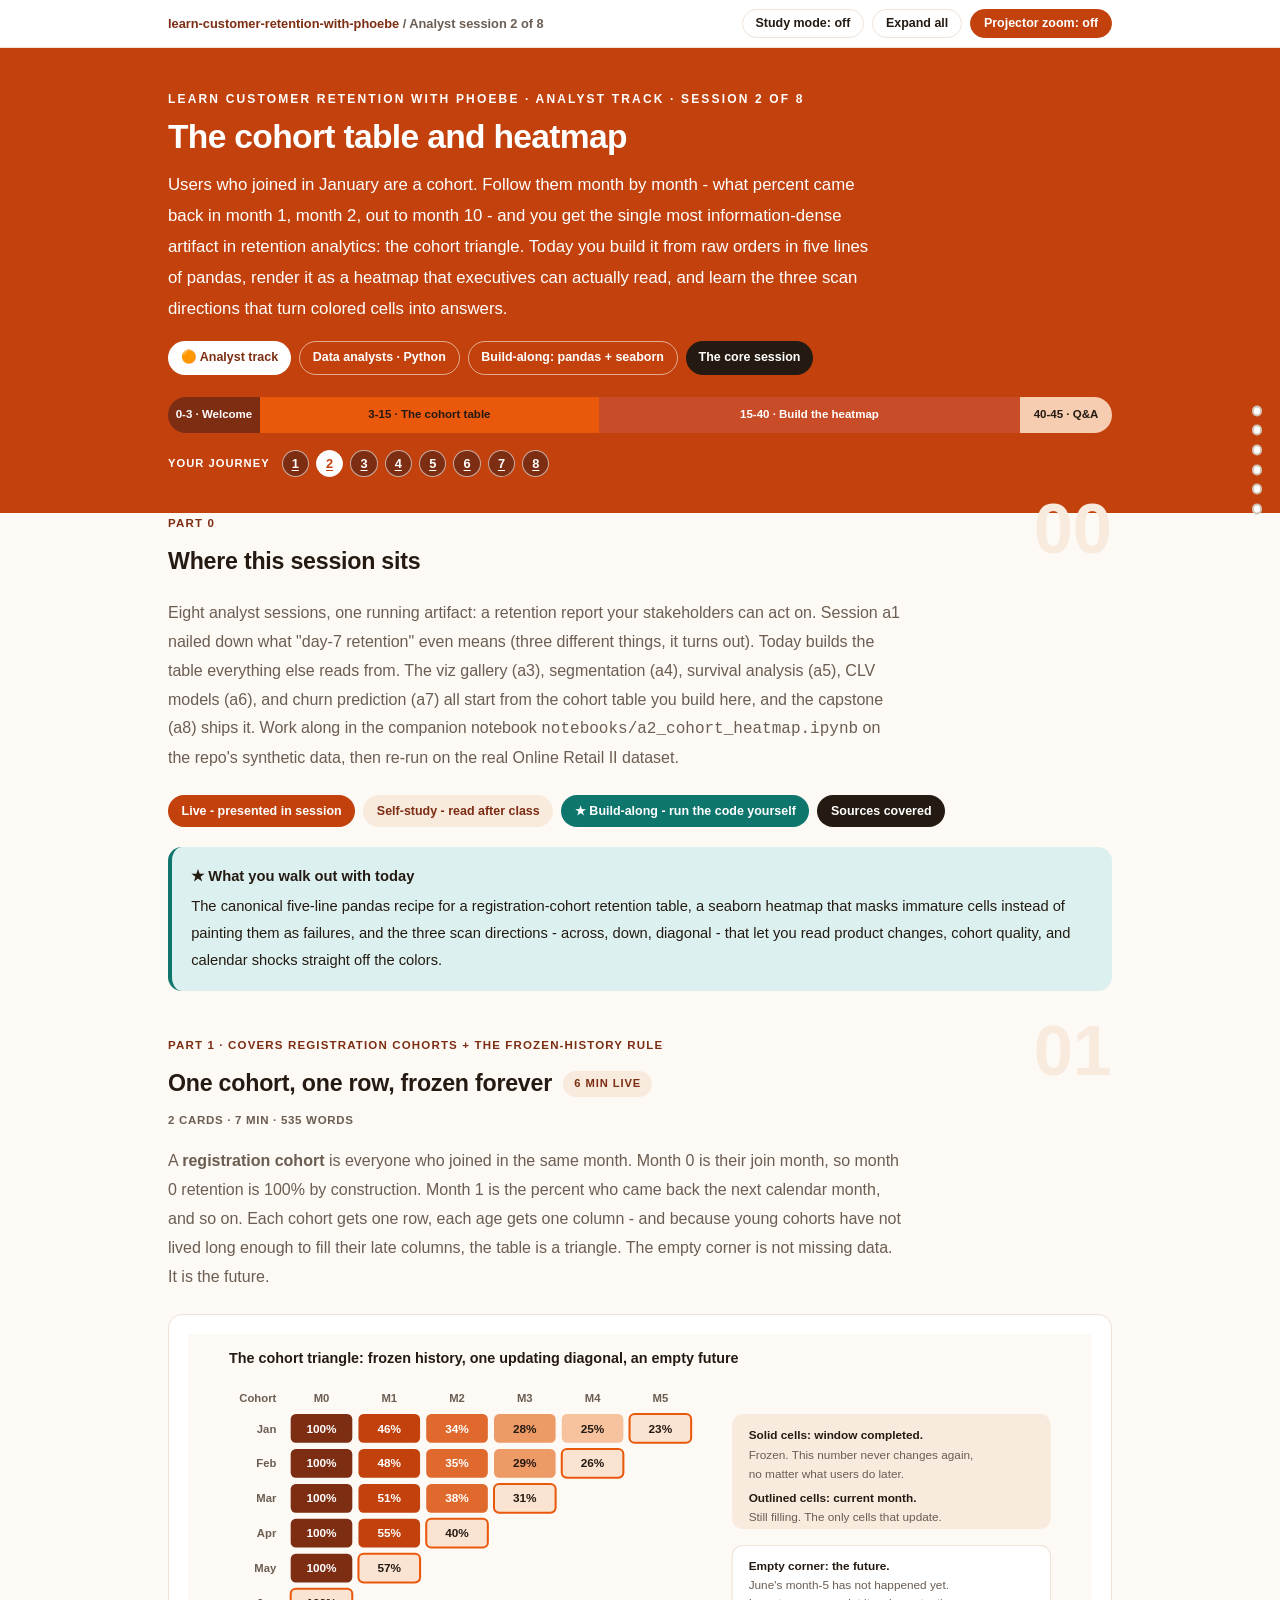
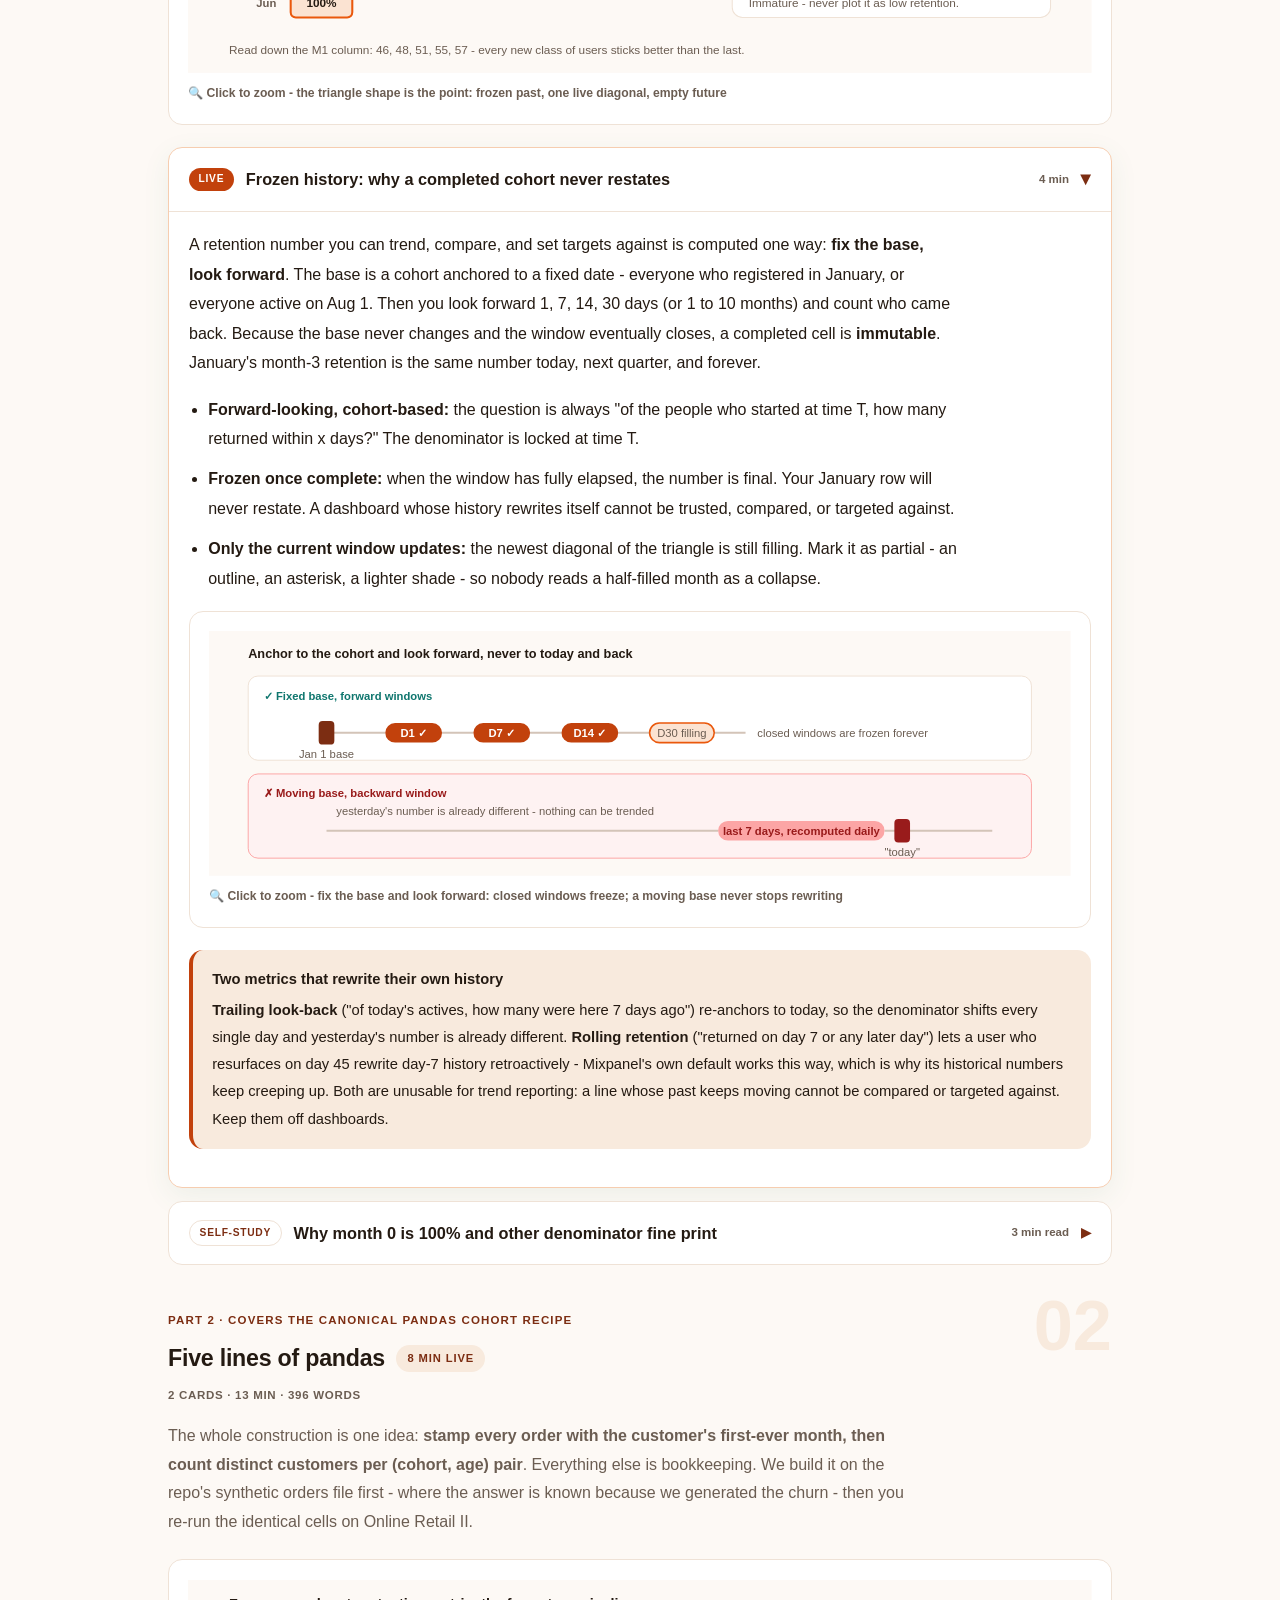
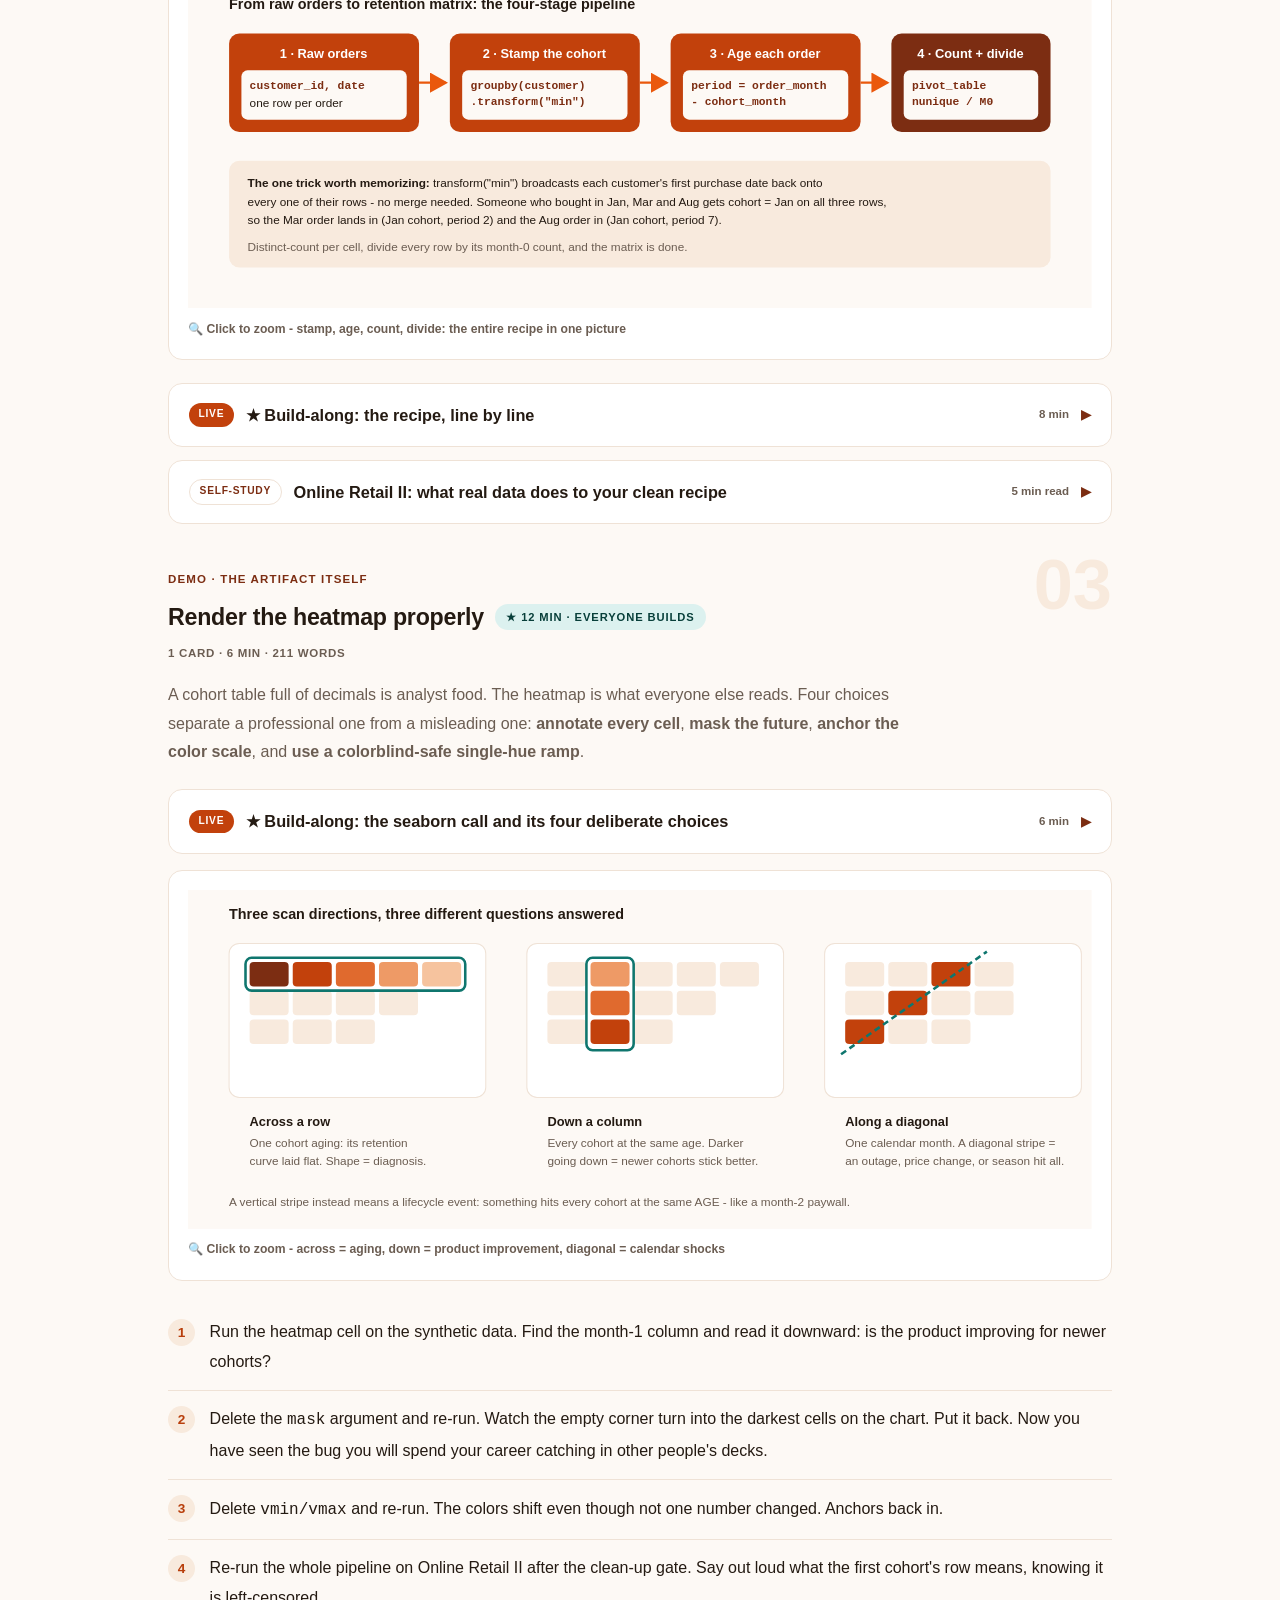
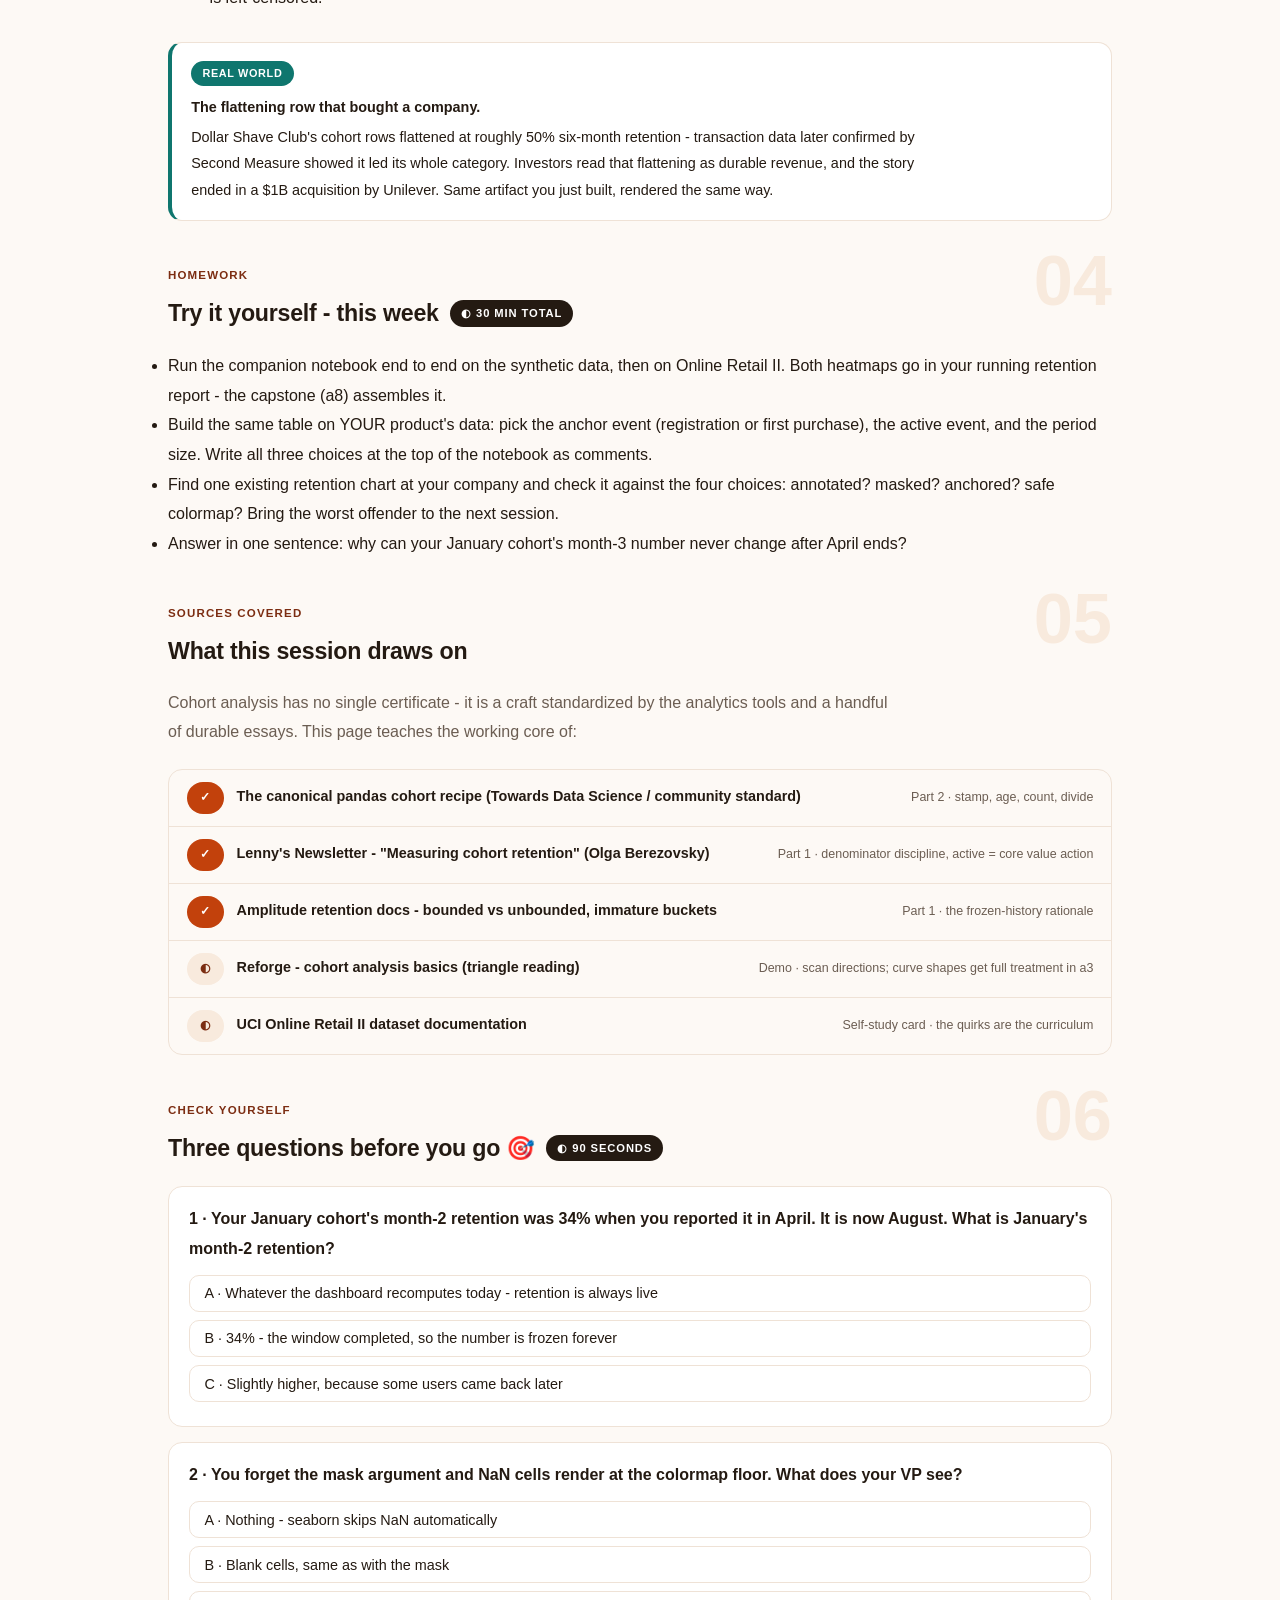
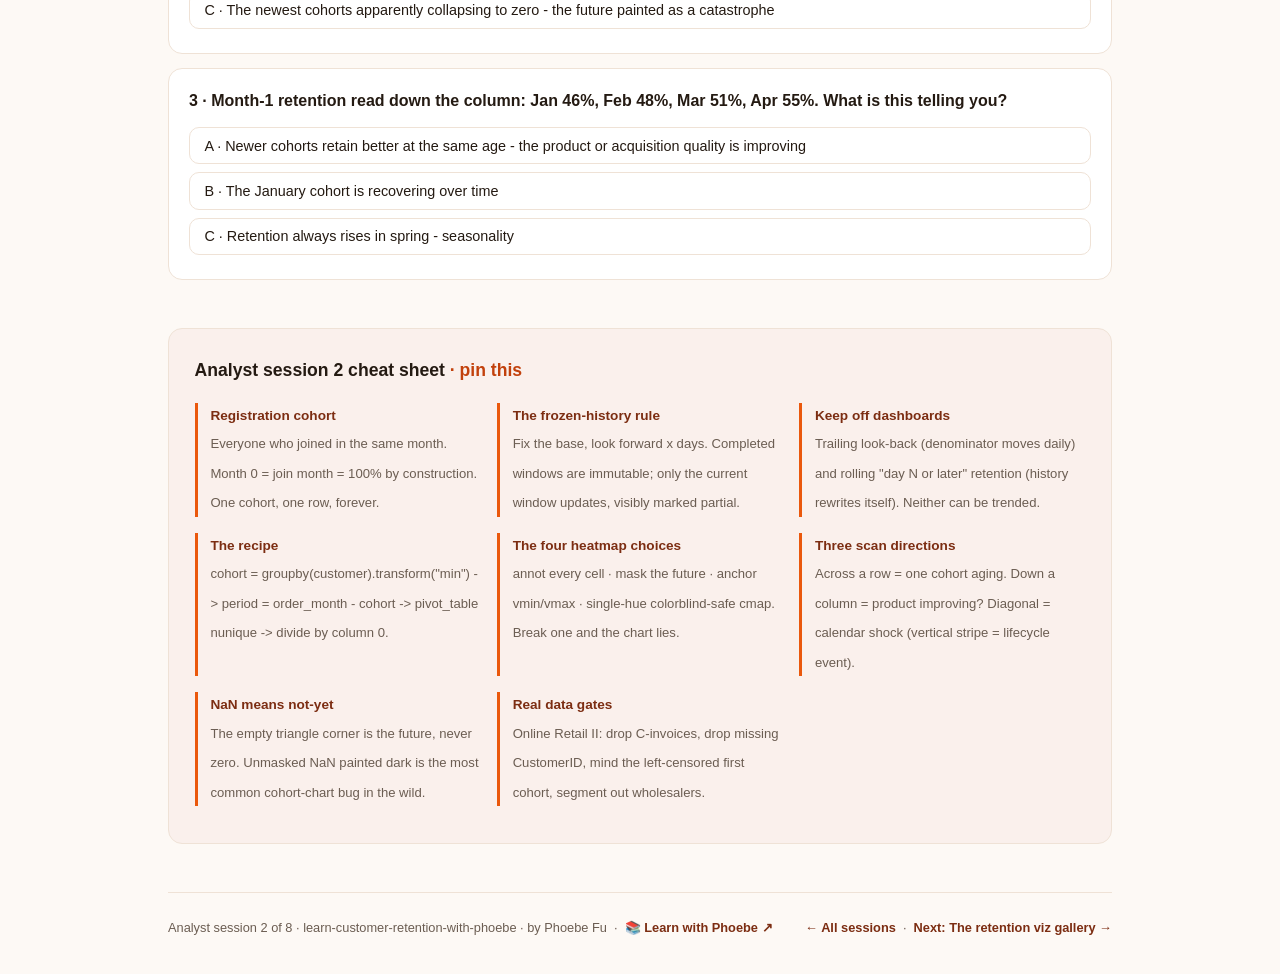
<file: courses/a2-cohort-table-and-heatmap.html>
<!DOCTYPE html>
<html lang="en">
<head>
<meta charset="UTF-8">
<meta name="viewport" content="width=device-width, initial-scale=1.0">
<!-- social:start -->
<meta name="description" content="Analyst session 2 of 8. The cohort retention table is the single most useful artifact in retention analytics: users who joined in month 0, and the percent still active in months 1 through 10. Build it in pandas, render it as a heatmap, and learn the three scan directions that turn it into answers.">
<meta property="og:type" content="article">
<meta property="og:site_name" content="Learn with Phoebe">
<meta property="og:title" content="The cohort table and heatmap - learn customer retention with phoebe">
<meta property="og:description" content="Analyst session 2 of 8. Build the registration-cohort retention table in pandas and render the heatmap: the canonical recipe, the masking rules, and the three scan directions.">
<meta property="og:url" content="https://phoebefu6.github.io/learn-customer-retention-with-phoebe/courses/a2-cohort-table-and-heatmap.html">
<meta property="og:image" content="https://phoebefu6.github.io/learn-customer-retention-with-phoebe/assets/og-cover.png">
<meta property="og:image:width" content="1200">
<meta property="og:image:height" content="630">
<meta name="twitter:card" content="summary_large_image">
<meta name="twitter:title" content="The cohort table and heatmap - learn customer retention with phoebe">
<meta name="twitter:description" content="Build the registration-cohort retention table in pandas and render the heatmap: the canonical recipe, the masking rules, and the three scan directions.">
<meta name="twitter:image" content="https://phoebefu6.github.io/learn-customer-retention-with-phoebe/assets/og-cover.png">
<!-- social:end -->
<title>Analyst session 2 · The cohort table and heatmap - learn customer retention with phoebe</title>
<link rel="stylesheet" href="../assets/style.css?v=22">
</head>
<body>

<div class="toolbar">
  <div class="wrap">
    <span class="crumb"><a href="../index.html">learn-customer-retention-with-phoebe</a> / Analyst session 2 of 8</span>
    <button class="btn" id="toggle-all" type="button">Expand all</button>
    <button class="btn primary" id="zoom-toggle" type="button">Projector zoom: off</button>
  </div>
</div>

<header class="masthead">
  <div class="wrap">
    <div class="eyebrow">Learn Customer Retention with Phoebe · Analyst track · Session 2 of 8</div>
    <h1>The cohort table and <span class="accent">heatmap</span></h1>
    <p class="sub">Users who joined in January are a cohort. Follow them month by month - what percent came back in month 1, month 2, out to month 10 - and you get the single most information-dense artifact in retention analytics: the cohort triangle. Today you build it from raw orders in five lines of pandas, render it as a heatmap that executives can actually read, and learn the three scan directions that turn colored cells into answers.</p>
    <div class="chip-row">
      <span class="chip level">🟠 Analyst track</span>
      <span class="chip audience">Data analysts · Python</span>
      <span class="chip audience">Build-along: pandas + seaborn</span>
      <span class="chip time">The core session</span>
    </div>
    <div class="agenda">
      <span class="a1" style="flex:1">0-3 · Welcome</span>
      <span class="a2" style="flex:4">3-15 · The cohort table</span>
      <span class="a3" style="flex:5">15-40 · Build the heatmap</span>
      <span class="a4" style="flex:1">40-45 · Q&amp;A</span>
    </div>
  </div>
</header>

<main class="wrap">

  <!-- ============ INTRO ============ -->
  <section class="section" id="intro">
    <div class="section-kicker">
      <span class="klabel">Part 0</span>
      <h2>Where this session sits</h2>
    </div>
    <p class="lede">Eight analyst sessions, one running artifact: a retention report your stakeholders can act on. Session a1 nailed down what "day-7 retention" even means (three different things, it turns out). Today builds the table everything else reads from. The viz gallery (a3), segmentation (a4), survival analysis (a5), CLV models (a6), and churn prediction (a7) all start from the cohort table you build here, and the capstone (a8) ships it. Work along in the companion notebook <code>notebooks/a2_cohort_heatmap.ipynb</code> on the repo's synthetic data, then re-run on the real Online Retail II dataset.</p>
    <div class="legend">
      <span class="pill solid">Live - presented in session</span>
      <span class="pill light">Self-study - read after class</span>
      <span class="pill peach">★ Build-along - run the code yourself</span>
      <span class="pill inkpill">Sources covered</span>
    </div>
    <div class="callout win">
      <strong>★ What you walk out with today</strong>
      The canonical five-line pandas recipe for a registration-cohort retention table, a seaborn heatmap that masks immature cells instead of painting them as failures, and the three scan directions - across, down, diagonal - that let you read product changes, cohort quality, and calendar shocks straight off the colors.
    </div>
  </section>

  <!-- ============ PART 1: THE TABLE ============ -->
  <section class="section" id="cohort-table">
    <div class="section-kicker">
      <span class="klabel">Part 1 · covers registration cohorts + the frozen-history rule</span>
      <h2>One cohort, one row, frozen forever <span class="tag concept">6 min live</span></h2>
    </div>
    <p class="lede">A <strong>registration cohort</strong> is everyone who joined in the same month. Month 0 is their join month, so month 0 retention is 100% by construction. Month 1 is the percent who came back the next calendar month, and so on. Each cohort gets one row, each age gets one column - and because young cohorts have not lived long enough to fill their late columns, the table is a triangle. The empty corner is not missing data. It is the future.</p>

    <figure class="zoomable">
      <svg viewBox="0 0 880 330" xmlns="http://www.w3.org/2000/svg" role="img" aria-label="A cohort retention triangle: rows are join months January to June, columns are months since joining, cells hold retention percentages. Completed cells are frozen and never change; only the current month's newest diagonal is still updating; the lower right corner is empty because those windows have not happened yet.">
        <style>
          .ctT { font: 700 14px Inter, sans-serif; fill: #241A12; }
          .ctH { font: 600 11px Inter, sans-serif; fill: #6B5D52; }
          .ctC { font: 700 11.5px Inter, sans-serif; fill: #241A12; }
          .ctW { font: 700 11.5px Inter, sans-serif; fill: #FFFFFF; }
          .ctN { font: 400 11.5px Inter, sans-serif; fill: #6B5D52; }
        </style>
        <rect x="0" y="0" width="880" height="330" fill="#FDF9F5"/>
        <text class="ctT" x="40" y="28">The cohort triangle: frozen history, one updating diagonal, an empty future</text>
        <text class="ctH" x="86" y="66" text-anchor="end">Cohort</text>
        <text class="ctH" x="130" y="66" text-anchor="middle">M0</text>
        <text class="ctH" x="196" y="66" text-anchor="middle">M1</text>
        <text class="ctH" x="262" y="66" text-anchor="middle">M2</text>
        <text class="ctH" x="328" y="66" text-anchor="middle">M3</text>
        <text class="ctH" x="394" y="66" text-anchor="middle">M4</text>
        <text class="ctH" x="460" y="66" text-anchor="middle">M5</text>

        <text class="ctH" x="86" y="96" text-anchor="end">Jan</text>
        <rect x="100" y="78" width="60" height="28" rx="5" fill="#7C2D12"/><text class="ctW" x="130" y="96" text-anchor="middle">100%</text>
        <rect x="166" y="78" width="60" height="28" rx="5" fill="#C2410C"/><text class="ctW" x="196" y="96" text-anchor="middle">46%</text>
        <rect x="232" y="78" width="60" height="28" rx="5" fill="#E06A2E"/><text class="ctW" x="262" y="96" text-anchor="middle">34%</text>
        <rect x="298" y="78" width="60" height="28" rx="5" fill="#EE9A66"/><text class="ctC" x="328" y="96" text-anchor="middle">28%</text>
        <rect x="364" y="78" width="60" height="28" rx="5" fill="#F6C39E"/><text class="ctC" x="394" y="96" text-anchor="middle">25%</text>
        <rect x="430" y="78" width="60" height="28" rx="5" fill="#FBE3D2" stroke="#EA580C" stroke-width="2"/><text class="ctC" x="460" y="96" text-anchor="middle">23%</text>

        <text class="ctH" x="86" y="130" text-anchor="end">Feb</text>
        <rect x="100" y="112" width="60" height="28" rx="5" fill="#7C2D12"/><text class="ctW" x="130" y="130" text-anchor="middle">100%</text>
        <rect x="166" y="112" width="60" height="28" rx="5" fill="#C2410C"/><text class="ctW" x="196" y="130" text-anchor="middle">48%</text>
        <rect x="232" y="112" width="60" height="28" rx="5" fill="#E06A2E"/><text class="ctW" x="262" y="130" text-anchor="middle">35%</text>
        <rect x="298" y="112" width="60" height="28" rx="5" fill="#EE9A66"/><text class="ctC" x="328" y="130" text-anchor="middle">29%</text>
        <rect x="364" y="112" width="60" height="28" rx="5" fill="#FBE3D2" stroke="#EA580C" stroke-width="2"/><text class="ctC" x="394" y="130" text-anchor="middle">26%</text>

        <text class="ctH" x="86" y="164" text-anchor="end">Mar</text>
        <rect x="100" y="146" width="60" height="28" rx="5" fill="#7C2D12"/><text class="ctW" x="130" y="164" text-anchor="middle">100%</text>
        <rect x="166" y="146" width="60" height="28" rx="5" fill="#C2410C"/><text class="ctW" x="196" y="164" text-anchor="middle">51%</text>
        <rect x="232" y="146" width="60" height="28" rx="5" fill="#E06A2E"/><text class="ctW" x="262" y="164" text-anchor="middle">38%</text>
        <rect x="298" y="146" width="60" height="28" rx="5" fill="#FBE3D2" stroke="#EA580C" stroke-width="2"/><text class="ctC" x="328" y="164" text-anchor="middle">31%</text>

        <text class="ctH" x="86" y="198" text-anchor="end">Apr</text>
        <rect x="100" y="180" width="60" height="28" rx="5" fill="#7C2D12"/><text class="ctW" x="130" y="198" text-anchor="middle">100%</text>
        <rect x="166" y="180" width="60" height="28" rx="5" fill="#C2410C"/><text class="ctW" x="196" y="198" text-anchor="middle">55%</text>
        <rect x="232" y="180" width="60" height="28" rx="5" fill="#FBE3D2" stroke="#EA580C" stroke-width="2"/><text class="ctC" x="262" y="198" text-anchor="middle">40%</text>

        <text class="ctH" x="86" y="232" text-anchor="end">May</text>
        <rect x="100" y="214" width="60" height="28" rx="5" fill="#7C2D12"/><text class="ctW" x="130" y="232" text-anchor="middle">100%</text>
        <rect x="166" y="214" width="60" height="28" rx="5" fill="#FBE3D2" stroke="#EA580C" stroke-width="2"/><text class="ctC" x="196" y="232" text-anchor="middle">57%</text>

        <text class="ctH" x="86" y="266" text-anchor="end">Jun</text>
        <rect x="100" y="248" width="60" height="28" rx="5" fill="#FBE3D2" stroke="#EA580C" stroke-width="2"/><text class="ctC" x="130" y="266" text-anchor="middle">100%</text>

        <rect x="530" y="78" width="310" height="112" rx="10" fill="#F8EADD"/>
        <text class="ctC" x="546" y="102">Solid cells: window completed.</text>
        <text class="ctN" x="546" y="122">Frozen. This number never changes again,</text>
        <text class="ctN" x="546" y="140">no matter what users do later.</text>
        <text class="ctC" x="546" y="164">Outlined cells: current month.</text>
        <text class="ctN" x="546" y="182">Still filling. The only cells that update.</text>

        <rect x="530" y="206" width="310" height="70" rx="10" fill="#FFFFFF" stroke="#EFE2D6"/>
        <text class="ctC" x="546" y="230">Empty corner: the future.</text>
        <text class="ctN" x="546" y="248">June's month-5 has not happened yet.</text>
        <text class="ctN" x="546" y="266">Immature - never plot it as low retention.</text>

        <text class="ctN" x="40" y="312">Read down the M1 column: 46, 48, 51, 55, 57 - every new class of users sticks better than the last.</text>
      </svg>
      <figcaption>🔍 Click to zoom - the triangle shape is the point: frozen past, one live diagonal, empty future</figcaption>
    </figure>

    <details class="card" open>
      <summary><span class="mode live">Live</span>Frozen history: why a completed cohort never restates<span class="mini">4 min</span><span class="caret">▶</span></summary>
      <div class="body">
        <p>A retention number you can trend, compare, and set targets against is computed one way: <strong>fix the base, look forward</strong>. The base is a cohort anchored to a fixed date - everyone who registered in January, or everyone active on Aug 1. Then you look forward 1, 7, 14, 30 days (or 1 to 10 months) and count who came back. Because the base never changes and the window eventually closes, a completed cell is <strong>immutable</strong>. January's month-3 retention is the same number today, next quarter, and forever.</p>
        <ul>
          <li><strong>Forward-looking, cohort-based:</strong> the question is always "of the people who started at time T, how many returned within x days?" The denominator is locked at time T.</li>
          <li><strong>Frozen once complete:</strong> when the window has fully elapsed, the number is final. Your January row will never restate. A dashboard whose history rewrites itself cannot be trusted, compared, or targeted against.</li>
          <li><strong>Only the current window updates:</strong> the newest diagonal of the triangle is still filling. Mark it as partial - an outline, an asterisk, a lighter shade - so nobody reads a half-filled month as a collapse.</li>
        </ul>
        <figure class="zoomable">
          <svg viewBox="0 0 880 250" xmlns="http://www.w3.org/2000/svg" role="img" aria-label="Two ways to anchor a retention metric. Top: fix the base at a cohort date and look forward through windows that close and freeze one by one. Bottom: anchor to today and look backward, so the base moves every day and every historical number keeps changing.">
            <style>
              .fhT { font: 700 13px Inter, sans-serif; fill: #241A12; }
              .fhW { font: 700 11.5px Inter, sans-serif; fill: #FFFFFF; }
              .fhB { font: 400 11.5px Inter, sans-serif; fill: #6B5D52; }
              .fhG { font: 700 11.5px Inter, sans-serif; fill: #0F766E; }
              .fhR { font: 700 11.5px Inter, sans-serif; fill: #991B1B; }
            </style>
            <rect x="0" y="0" width="880" height="250" fill="#FDF9F5"/>
            <text class="fhT" x="40" y="28">Anchor to the cohort and look forward, never to today and back</text>

            <rect x="40" y="46" width="800" height="86" rx="10" fill="#FFFFFF" stroke="#EFE2D6"/>
            <text class="fhG" x="56" y="70">✓ Fixed base, forward windows</text>
            <path d="M120,104 H180 M238,104 H270 M328,104 H360 M418,104 H450 M516,104 H548" fill="none" stroke="#D3C4B8" stroke-width="2"/>
            <rect x="112" y="92" width="16" height="24" rx="4" fill="#7C2D12"/>
            <text class="fhB" x="120" y="130" text-anchor="middle">Jan 1 base</text>
            <rect x="180" y="94" width="58" height="20" rx="10" fill="#C2410C"/><text class="fhW" x="209" y="108" text-anchor="middle">D1 ✓</text>
            <rect x="270" y="94" width="58" height="20" rx="10" fill="#C2410C"/><text class="fhW" x="299" y="108" text-anchor="middle">D7 ✓</text>
            <rect x="360" y="94" width="58" height="20" rx="10" fill="#C2410C"/><text class="fhW" x="389" y="108" text-anchor="middle">D14 ✓</text>
            <rect x="450" y="94" width="66" height="20" rx="10" fill="#FBE3D2" stroke="#EA580C" stroke-width="1.6"/><text class="fhB" x="483" y="108" text-anchor="middle">D30 filling</text>
            <text class="fhB" x="560" y="108">closed windows are frozen forever</text>

            <rect x="40" y="146" width="800" height="86" rx="10" fill="#FEF2F2" stroke="#FCA5A5"/>
            <text class="fhR" x="56" y="170">✗ Moving base, backward window</text>
            <path d="M120,204 H520 M690,204 H800" fill="none" stroke="#D3C4B8" stroke-width="2"/>
            <rect x="700" y="192" width="16" height="24" rx="4" fill="#991B1B"/>
            <text class="fhB" x="708" y="230" text-anchor="middle">"today"</text>
            <rect x="520" y="194" width="170" height="20" rx="10" fill="#FCA5A5"/><text class="fhR" x="605" y="208" text-anchor="middle">last 7 days, recomputed daily</text>
            <text class="fhB" x="130" y="188">yesterday's number is already different - nothing can be trended</text>
          </svg>
          <figcaption>🔍 Click to zoom - fix the base and look forward: closed windows freeze; a moving base never stops rewriting</figcaption>
        </figure>
        <div class="callout tip">
          <strong>Two metrics that rewrite their own history</strong>
          <strong>Trailing look-back</strong> ("of today's actives, how many were here 7 days ago") re-anchors to today, so the denominator shifts every single day and yesterday's number is already different. <strong>Rolling retention</strong> ("returned on day 7 or any later day") lets a user who resurfaces on day 45 rewrite day-7 history retroactively - Mixpanel's own default works this way, which is why its historical numbers keep creeping up. Both are unusable for trend reporting: a line whose past keeps moving cannot be compared or targeted against. Keep them off dashboards.
        </div>
      </div>
    </details>

    <details class="card">
      <summary><span class="mode self">Self-study</span>Why month 0 is 100% and other denominator fine print<span class="mini">3 min read</span><span class="caret">▶</span></summary>
      <div class="body">
        <p>The cohort table hides three denominator decisions. Make them explicitly, write them on the dashboard, and never change them silently mid-year.</p>
        <ul>
          <li><strong>Who counts as joined?</strong> All signups, or only activated users (completed a first core action)? Activated-base retention reads far higher and answers a different question: product stickiness versus funnel-plus-product combined. Both are legitimate. Mixing them is not.</li>
          <li><strong>What counts as active?</strong> For a game: opened a session. For ecommerce: <em>placed an order</em> - login-based retention is nearly meaningless for shops, since people browse without buying. Purchase-based cohorts are the ecommerce standard.</li>
          <li><strong>Which calendar?</strong> Monthly periods for a 10-month view like ours; weekly for fast products. Games use day-based windows (D1/D7/D30) since play cadence is daily - a1 covers how day boundaries and timezones can make two tools disagree on the same data.</li>
        </ul>
      </div>
    </details>
  </section>

  <!-- ============ PART 2: THE RECIPE ============ -->
  <section class="section" id="pandas-recipe">
    <div class="section-kicker">
      <span class="klabel">Part 2 · covers the canonical pandas cohort recipe</span>
      <h2>Five lines of pandas <span class="tag concept">8 min live</span></h2>
    </div>
    <p class="lede">The whole construction is one idea: <strong>stamp every order with the customer's first-ever month, then count distinct customers per (cohort, age) pair</strong>. Everything else is bookkeeping. We build it on the repo's synthetic orders file first - where the answer is known because we generated the churn - then you re-run the identical cells on Online Retail II.</p>

    <figure class="zoomable">
      <svg viewBox="0 0 880 320" xmlns="http://www.w3.org/2000/svg" role="img" aria-label="The pandas pipeline in four stages: raw orders with customer id and date, then each row stamped with its customer's cohort month via a groupby transform min, then a period number computed as order month minus cohort month, then a pivot table of distinct customers per cohort and period divided by cohort size to give the retention matrix.">
        <style>
          .ppT { font: 700 14px Inter, sans-serif; fill: #241A12; }
          .ppH { font: 700 12.5px Inter, sans-serif; fill: #FFFFFF; }
          .ppB { font: 400 11.5px Inter, sans-serif; fill: #241A12; }
          .ppM { font: 600 11px 'SF Mono', Menlo, monospace; fill: #7C2D12; }
          .ppN { font: 400 11.5px Inter, sans-serif; fill: #6B5D52; }
          .ppA { stroke: #EA580C; stroke-width: 2.2; fill: none; marker-end: url(#ppArr); }
        </style>
        <defs>
          <marker id="ppArr" markerWidth="9" markerHeight="9" refX="7" refY="4.5" orient="auto">
            <path d="M0,0 L8,4.5 L0,9 z" fill="#EA580C"/>
          </marker>
        </defs>
        <rect x="0" y="0" width="880" height="320" fill="#FDF9F5"/>
        <text class="ppT" x="40" y="28">From raw orders to retention matrix: the four-stage pipeline</text>

        <rect x="40" y="52" width="185" height="96" rx="10" fill="#C2410C"/>
        <text class="ppH" x="132" y="76" text-anchor="middle">1 · Raw orders</text>
        <rect x="52" y="88" width="161" height="48" rx="6" fill="#FDF9F5"/>
        <text class="ppM" x="60" y="106">customer_id, date</text>
        <text class="ppB" x="60" y="124">one row per order</text>

        <rect x="255" y="52" width="185" height="96" rx="10" fill="#C2410C"/>
        <text class="ppH" x="347" y="76" text-anchor="middle">2 · Stamp the cohort</text>
        <rect x="267" y="88" width="161" height="48" rx="6" fill="#FDF9F5"/>
        <text class="ppM" x="275" y="106">groupby(customer)</text>
        <text class="ppM" x="275" y="122">.transform("min")</text>

        <rect x="470" y="52" width="185" height="96" rx="10" fill="#C2410C"/>
        <text class="ppH" x="562" y="76" text-anchor="middle">3 · Age each order</text>
        <rect x="482" y="88" width="161" height="48" rx="6" fill="#FDF9F5"/>
        <text class="ppM" x="490" y="106">period = order_month</text>
        <text class="ppM" x="490" y="122">- cohort_month</text>

        <rect x="685" y="52" width="155" height="96" rx="10" fill="#7C2D12"/>
        <text class="ppH" x="762" y="76" text-anchor="middle">4 · Count + divide</text>
        <rect x="697" y="88" width="131" height="48" rx="6" fill="#FDF9F5"/>
        <text class="ppM" x="705" y="106">pivot_table</text>
        <text class="ppM" x="705" y="122">nunique / M0</text>

        <path class="ppA" d="M225,100 L251,100"/>
        <path class="ppA" d="M440,100 L466,100"/>
        <path class="ppA" d="M655,100 L681,100"/>

        <rect x="40" y="176" width="800" height="104" rx="10" fill="#F8EADD"/>
        <text class="ppB" x="58" y="202"><tspan style="font-weight:700">The one trick worth memorizing:</tspan> transform("min") broadcasts each customer's first purchase date back onto</text>
        <text class="ppB" x="58" y="220">every one of their rows - no merge needed. Someone who bought in Jan, Mar and Aug gets cohort = Jan on all three rows,</text>
        <text class="ppB" x="58" y="238">so the Mar order lands in (Jan cohort, period 2) and the Aug order in (Jan cohort, period 7).</text>
        <text class="ppN" x="58" y="264">Distinct-count per cell, divide every row by its month-0 count, and the matrix is done.</text>
      </svg>
      <figcaption>🔍 Click to zoom - stamp, age, count, divide: the entire recipe in one picture</figcaption>
    </figure>

    <details class="card">
      <summary><span class="mode live">Live</span>★ Build-along: the recipe, line by line<span class="mini">8 min</span><span class="caret">▶</span></summary>
      <div class="body">
        <p>Load the repo's synthetic ecommerce orders and run each stage. Every line below is in the companion notebook with its printed output.</p>
        <div class="prompt-box good"><span class="label">★ Stage 1-2 · load and stamp each order with its customer's cohort month</span>import pandas as pd

orders = pd.read_csv("data/ecommerce_orders.csv", parse_dates=["order_date"])

orders["order_month"] = orders["order_date"].dt.to_period("M")
orders["cohort"] = (
    orders.groupby("customer_id")["order_date"]
          .transform("min")            # first-ever purchase date, broadcast to every row
          .dt.to_period("M")
)</div>
        <div class="prompt-box good"><span class="label">★ Stage 3 · age every order: months since the cohort month</span>orders["period"] = (orders["order_month"] - orders["cohort"]).apply(lambda d: d.n)</div>
        <div class="prompt-box good"><span class="label">★ Stage 4 · count distinct customers per cell, divide by cohort size</span>counts = orders.pivot_table(index="cohort", columns="period",
                            values="customer_id", aggfunc="nunique")

retention = counts.divide(counts.iloc[:, 0], axis=0)   # column 0 = cohort size
retention.round(2)</div>
        <p>Read the result before you plot it. Column 0 is all 1.00 - everyone is active in their join month, by construction. Each row steps down as the cohort ages. The bottom-right is NaN, and it must stay NaN: those windows have not completed. <strong>NaN here means "not yet", never "zero".</strong></p>
        <div class="callout example">
          <span class="ex-pill">Real world</span>
          <p><strong>The same five lines run a game studio's dashboard.</strong> Swap orders for session logs, month for day, and the identical stamp-age-count-divide pipeline produces D1/D7/D30 tables. Mobile publishers gate soft-launch decisions on exactly this artifact - Supercell killed Smash Land in 2015 off its soft-launch cohort tables even though player feedback was positive. The table you just built is a kill-or-scale decision instrument.</p>
        </div>
      </div>
    </details>

    <details class="card">
      <summary><span class="mode self">Self-study</span>Online Retail II: what real data does to your clean recipe<span class="mini">5 min read</span><span class="caret">▶</span></summary>
      <div class="body">
        <p>The notebook's second half re-runs the pipeline on the UCI <strong>Online Retail II</strong> dataset (1,067,371 rows, a UK gift retailer, Dec 2009 to Dec 2011). It is deliberately messy, and every mess is a lesson:</p>
        <ul>
          <li><strong>Cancellations:</strong> invoices starting with "C" are cancellations carrying negative quantities. Keep them and your cohort sizes are wrong. Filter first.</li>
          <li><strong>Missing customers:</strong> around 135k rows have no CustomerID (guest checkouts) - even though the dataset's own documentation claims no missing values. Never trust metadata over a <code>df.isna().sum()</code>.</li>
          <li><strong>The inflated first cohort:</strong> the earliest month sweeps in every pre-existing customer as if they were new - their real first purchase happened before the data starts. Left-censoring. Either drop the first cohort or annotate it.</li>
          <li><strong>Wholesalers:</strong> a handful of trade buyers order weekly and never churn. They are real, but they will dominate any average - segment them out in a4.</li>
        </ul>
        <div class="prompt-box"><span class="label">Clean-up gate before the cohort recipe</span>retail = retail[~retail["Invoice"].astype(str).str.startswith("C")]   # drop cancellations
retail = retail.dropna(subset=["Customer ID"])                         # drop guest checkouts
retail = retail[retail["Quantity"] &gt; 0]                                # paranoia: no negatives</div>
      </div>
    </details>
  </section>

  <!-- ============ DEMO: THE HEATMAP ============ -->
  <section class="section" id="heatmap">
    <div class="section-kicker">
      <span class="klabel">Demo · the artifact itself</span>
      <h2>Render the heatmap properly <span class="tag demo">★ 12 min · everyone builds</span></h2>
    </div>
    <p class="lede">A cohort table full of decimals is analyst food. The heatmap is what everyone else reads. Four choices separate a professional one from a misleading one: <strong>annotate every cell</strong>, <strong>mask the future</strong>, <strong>anchor the color scale</strong>, and <strong>use a colorblind-safe single-hue ramp</strong>.</p>

    <details class="card">
      <summary><span class="mode live">Live</span>★ Build-along: the seaborn call and its four deliberate choices<span class="mini">6 min</span><span class="caret">▶</span></summary>
      <div class="body">
        <div class="prompt-box good"><span class="label">★ The heatmap, done right</span>import matplotlib.pyplot as plt
import seaborn as sns

fig, ax = plt.subplots(figsize=(11, 6))
sns.heatmap(
    retention,
    annot=True, fmt=".0%",          # 1: numbers on every cell - color alone is not data
    mask=retention.isnull(),        # 2: future cells stay BLANK, not painted as 0%
    vmin=0, vmax=0.5,               # 3: anchor the scale - one loyal cohort must not wash it out
    cmap="Oranges",                 # 4: single-hue, perceptually ordered, colorblind-safe
    linewidths=1, linecolor="white",
    cbar_kws={"format": lambda x, _: f"{x:.0%}"},
    ax=ax,
)
ax.set_title("Monthly cohort retention - registration cohorts, purchase-based")
ax.set_xlabel("Months since first purchase")
ax.set_ylabel("Cohort (first-purchase month)")
plt.tight_layout()</div>
        <ul>
          <li><strong>annot + fmt=".0%":</strong> the number is the data; color is only the index that guides the eye to it.</li>
          <li><strong>mask:</strong> an unmasked NaN renders at the colormap floor - the darkest cell on the chart - and every executive will read the future as a catastrophe. This is the single most common cohort-chart bug in the wild.</li>
          <li><strong>vmin/vmax:</strong> without anchors, seaborn rescales to the data every refresh, so this month's chart is not comparable to last month's. Frozen history deserves a frozen color scale.</li>
          <li><strong>cmap:</strong> sequential single-hue (Oranges, Blues) or perceptually uniform (viridis, cividis). Never jet or rainbow - they invent boundaries that are not in the data - and never red-green encodings, which about 8% of men cannot separate.</li>
        </ul>
      </div>
    </details>

    <figure class="zoomable">
      <svg viewBox="0 0 880 330" xmlns="http://www.w3.org/2000/svg" role="img" aria-label="Three scan directions on a cohort heatmap. Reading across a row shows one cohort aging, which is the retention curve. Reading down a column compares every cohort at the same age, revealing whether the product is improving. Reading along a diagonal shows one calendar month, so a diagonal stripe means a calendar event such as an outage hit all cohorts at once.">
        <style>
          .sdT { font: 700 14px Inter, sans-serif; fill: #241A12; }
          .sdH { font: 700 12.5px Inter, sans-serif; fill: #241A12; }
          .sdB { font: 400 11.5px Inter, sans-serif; fill: #6B5D52; }
          .sdW { font: 700 11px Inter, sans-serif; fill: #FFFFFF; }
        </style>
        <rect x="0" y="0" width="880" height="330" fill="#FDF9F5"/>
        <text class="sdT" x="40" y="28">Three scan directions, three different questions answered</text>

        <rect x="40" y="52" width="250" height="150" rx="10" fill="#FFFFFF" stroke="#EFE2D6"/>
        <g>
          <rect x="60" y="70" width="38" height="24" rx="4" fill="#7C2D12"/>
          <rect x="102" y="70" width="38" height="24" rx="4" fill="#C2410C"/>
          <rect x="144" y="70" width="38" height="24" rx="4" fill="#E06A2E"/>
          <rect x="186" y="70" width="38" height="24" rx="4" fill="#EE9A66"/>
          <rect x="228" y="70" width="38" height="24" rx="4" fill="#F6C39E"/>
          <rect x="60" y="98" width="38" height="24" rx="4" fill="#F8EADD"/>
          <rect x="102" y="98" width="38" height="24" rx="4" fill="#F8EADD"/>
          <rect x="144" y="98" width="38" height="24" rx="4" fill="#F8EADD"/>
          <rect x="186" y="98" width="38" height="24" rx="4" fill="#F8EADD"/>
          <rect x="60" y="126" width="38" height="24" rx="4" fill="#F8EADD"/>
          <rect x="102" y="126" width="38" height="24" rx="4" fill="#F8EADD"/>
          <rect x="144" y="126" width="38" height="24" rx="4" fill="#F8EADD"/>
        </g>
        <rect x="56" y="66" width="214" height="32" rx="6" fill="none" stroke="#0F766E" stroke-width="2.5"/>
        <text class="sdH" x="60" y="230">Across a row</text>
        <text class="sdB" x="60" y="250">One cohort aging: its retention</text>
        <text class="sdB" x="60" y="268">curve laid flat. Shape = diagnosis.</text>

        <rect x="330" y="52" width="250" height="150" rx="10" fill="#FFFFFF" stroke="#EFE2D6"/>
        <g>
          <rect x="350" y="70" width="38" height="24" rx="4" fill="#F8EADD"/>
          <rect x="392" y="70" width="38" height="24" rx="4" fill="#EE9A66"/>
          <rect x="434" y="70" width="38" height="24" rx="4" fill="#F8EADD"/>
          <rect x="476" y="70" width="38" height="24" rx="4" fill="#F8EADD"/>
          <rect x="518" y="70" width="38" height="24" rx="4" fill="#F8EADD"/>
          <rect x="350" y="98" width="38" height="24" rx="4" fill="#F8EADD"/>
          <rect x="392" y="98" width="38" height="24" rx="4" fill="#E06A2E"/>
          <rect x="434" y="98" width="38" height="24" rx="4" fill="#F8EADD"/>
          <rect x="476" y="98" width="38" height="24" rx="4" fill="#F8EADD"/>
          <rect x="350" y="126" width="38" height="24" rx="4" fill="#F8EADD"/>
          <rect x="392" y="126" width="38" height="24" rx="4" fill="#C2410C"/>
          <rect x="434" y="126" width="38" height="24" rx="4" fill="#F8EADD"/>
        </g>
        <rect x="388" y="66" width="46" height="90" rx="6" fill="none" stroke="#0F766E" stroke-width="2.5"/>
        <text class="sdH" x="350" y="230">Down a column</text>
        <text class="sdB" x="350" y="250">Every cohort at the same age. Darker</text>
        <text class="sdB" x="350" y="268">going down = newer cohorts stick better.</text>

        <rect x="620" y="52" width="250" height="150" rx="10" fill="#FFFFFF" stroke="#EFE2D6"/>
        <g>
          <rect x="640" y="70" width="38" height="24" rx="4" fill="#F8EADD"/>
          <rect x="682" y="70" width="38" height="24" rx="4" fill="#F8EADD"/>
          <rect x="724" y="70" width="38" height="24" rx="4" fill="#C2410C"/>
          <rect x="766" y="70" width="38" height="24" rx="4" fill="#F8EADD"/>
          <rect x="640" y="98" width="38" height="24" rx="4" fill="#F8EADD"/>
          <rect x="682" y="98" width="38" height="24" rx="4" fill="#C2410C"/>
          <rect x="724" y="98" width="38" height="24" rx="4" fill="#F8EADD"/>
          <rect x="766" y="98" width="38" height="24" rx="4" fill="#F8EADD"/>
          <rect x="640" y="126" width="38" height="24" rx="4" fill="#C2410C"/>
          <rect x="682" y="126" width="38" height="24" rx="4" fill="#F8EADD"/>
          <rect x="724" y="126" width="38" height="24" rx="4" fill="#F8EADD"/>
        </g>
        <line x1="636" y1="160" x2="778" y2="60" stroke="#0F766E" stroke-width="2.5" stroke-dasharray="6 4"/>
        <text class="sdH" x="640" y="230">Along a diagonal</text>
        <text class="sdB" x="640" y="250">One calendar month. A diagonal stripe =</text>
        <text class="sdB" x="640" y="268">an outage, price change, or season hit all.</text>

        <text class="sdB" x="40" y="308">A vertical stripe instead means a lifecycle event: something hits every cohort at the same AGE - like a month-2 paywall.</text>
      </svg>
      <figcaption>🔍 Click to zoom - across = aging, down = product improvement, diagonal = calendar shocks</figcaption>
    </figure>

    <div class="steps">
      <div class="step"><p>Run the heatmap cell on the synthetic data. Find the month-1 column and read it downward: is the product improving for newer cohorts?</p></div>
      <div class="step"><p>Delete the <code>mask</code> argument and re-run. Watch the empty corner turn into the darkest cells on the chart. Put it back. Now you have seen the bug you will spend your career catching in other people's decks.</p></div>
      <div class="step"><p>Delete <code>vmin/vmax</code> and re-run. The colors shift even though not one number changed. Anchors back in.</p></div>
      <div class="step"><p>Re-run the whole pipeline on Online Retail II after the clean-up gate. Say out loud what the first cohort's row means, knowing it is left-censored.</p></div>
    </div>

    <div class="callout example">
      <span class="ex-pill">Real world</span>
      <p><strong>The flattening row that bought a company.</strong> Dollar Shave Club's cohort rows flattened at roughly 50% six-month retention - transaction data later confirmed by Second Measure showed it led its whole category. Investors read that flattening as durable revenue, and the story ended in a $1B acquisition by Unilever. Same artifact you just built, rendered the same way.</p>
    </div>
  </section>

  <!-- ============ HOMEWORK ============ -->
  <section class="section" id="exercise">
    <div class="section-kicker">
      <span class="klabel">Homework</span>
      <h2>Try it yourself - this week <span class="tag exercise">◐ 30 min total</span></h2>
    </div>
    <ul>
      <li>Run the companion notebook end to end on the synthetic data, then on Online Retail II. Both heatmaps go in your running retention report - the capstone (a8) assembles it.</li>
      <li>Build the same table on YOUR product's data: pick the anchor event (registration or first purchase), the active event, and the period size. Write all three choices at the top of the notebook as comments.</li>
      <li>Find one existing retention chart at your company and check it against the four choices: annotated? masked? anchored? safe colormap? Bring the worst offender to the next session.</li>
      <li>Answer in one sentence: why can your January cohort's month-3 number never change after April ends?</li>
    </ul>
  </section>

  <!-- ============ SOURCES ============ -->
  <section class="section" id="official">
    <div class="section-kicker">
      <span class="klabel">Sources covered</span>
      <h2>What this session draws on</h2>
    </div>
    <p class="lede">Cohort analysis has no single certificate - it is a craft standardized by the analytics tools and a handful of durable essays. This page teaches the working core of:</p>
    <div class="covered">
      <div class="covered-row"><span class="status pill solid">✓</span><span class="name">The canonical pandas cohort recipe (Towards Data Science / community standard)</span><span class="note">Part 2 · stamp, age, count, divide</span></div>
      <div class="covered-row"><span class="status pill solid">✓</span><span class="name">Lenny's Newsletter - "Measuring cohort retention" (Olga Berezovsky)</span><span class="note">Part 1 · denominator discipline, active = core value action</span></div>
      <div class="covered-row"><span class="status pill solid">✓</span><span class="name">Amplitude retention docs - bounded vs unbounded, immature buckets</span><span class="note">Part 1 · the frozen-history rationale</span></div>
      <div class="covered-row"><span class="status pill light">◐</span><span class="name">Reforge - cohort analysis basics (triangle reading)</span><span class="note">Demo · scan directions; curve shapes get full treatment in a3</span></div>
      <div class="covered-row"><span class="status pill light">◐</span><span class="name">UCI Online Retail II dataset documentation</span><span class="note">Self-study card · the quirks are the curriculum</span></div>
    </div>
  </section>

  <!-- ============ QUIZ ============ -->
  <section class="section" id="quiz">
    <div class="section-kicker">
      <span class="klabel">Check yourself</span>
      <h2>Three questions before you go 🎯 <span class="tag exercise">◐ 90 seconds</span></h2>
    </div>
    <div class="quiz-q" data-answer="1">
      <p class="qtext">1 · Your January cohort's month-2 retention was 34% when you reported it in April. It is now August. What is January's month-2 retention?</p>
      <button class="qopt" type="button">A · Whatever the dashboard recomputes today - retention is always live</button>
      <button class="qopt" type="button">B · 34% - the window completed, so the number is frozen forever</button>
      <button class="qopt" type="button">C · Slightly higher, because some users came back later</button>
      <p class="qwhy">Forward-looking cohort retention locks the base (January joiners) and the window (month 2). Once March ended, every fact the number depends on is in the past. "Came back later" is rolling retention - the metric that rewrites its own history.</p>
    </div>
    <div class="quiz-q" data-answer="2">
      <p class="qtext">2 · You forget the mask argument and NaN cells render at the colormap floor. What does your VP see?</p>
      <button class="qopt" type="button">A · Nothing - seaborn skips NaN automatically</button>
      <button class="qopt" type="button">B · Blank cells, same as with the mask</button>
      <button class="qopt" type="button">C · The newest cohorts apparently collapsing to zero - the future painted as a catastrophe</button>
      <p class="qwhy">Unmasked NaN takes the darkest end of the scale, so windows that simply have not happened yet read as 0% retention. Mask with retention.isnull() so immature cells stay blank - "not yet" is not "zero".</p>
    </div>
    <div class="quiz-q" data-answer="0">
      <p class="qtext">3 · Month-1 retention read down the column: Jan 46%, Feb 48%, Mar 51%, Apr 55%. What is this telling you?</p>
      <button class="qopt" type="button">A · Newer cohorts retain better at the same age - the product or acquisition quality is improving</button>
      <button class="qopt" type="button">B · The January cohort is recovering over time</button>
      <button class="qopt" type="button">C · Retention always rises in spring - seasonality</button>
      <p class="qwhy">Down a column every cohort is compared at the SAME age, so cohort-over-cohort improvement is the cleanest read of whether changes since January actually work. (One cohort recovering would show across its row; a calendar effect would show on a diagonal.)</p>
    </div>
    <p class="quiz-score"></p>
  </section>

  <!-- ============ CHEAT SHEET ============ -->
  <section class="cheat" id="cheatsheet">
    <h3>Analyst session 2 cheat sheet <span>· pin this</span></h3>
    <div class="grid-2">
      <div class="cheat-item"><b>Registration cohort</b><span>Everyone who joined in the same month. Month 0 = join month = 100% by construction. One cohort, one row, forever.</span></div>
      <div class="cheat-item"><b>The frozen-history rule</b><span>Fix the base, look forward x days. Completed windows are immutable; only the current window updates, visibly marked partial.</span></div>
      <div class="cheat-item"><b>Keep off dashboards</b><span>Trailing look-back (denominator moves daily) and rolling "day N or later" retention (history rewrites itself). Neither can be trended.</span></div>
      <div class="cheat-item"><b>The recipe</b><span>cohort = groupby(customer).transform("min") -&gt; period = order_month - cohort -&gt; pivot_table nunique -&gt; divide by column 0.</span></div>
      <div class="cheat-item"><b>The four heatmap choices</b><span>annot every cell · mask the future · anchor vmin/vmax · single-hue colorblind-safe cmap. Break one and the chart lies.</span></div>
      <div class="cheat-item"><b>Three scan directions</b><span>Across a row = one cohort aging. Down a column = product improving? Diagonal = calendar shock (vertical stripe = lifecycle event).</span></div>
      <div class="cheat-item"><b>NaN means not-yet</b><span>The empty triangle corner is the future, never zero. Unmasked NaN painted dark is the most common cohort-chart bug in the wild.</span></div>
      <div class="cheat-item"><b>Real data gates</b><span>Online Retail II: drop C-invoices, drop missing CustomerID, mind the left-censored first cohort, segment out wholesalers.</span></div>
    </div>
  </section>

  <footer class="pagefoot">
    <span>Analyst session 2 of 8 · learn-customer-retention-with-phoebe · by Phoebe Fu &nbsp;·&nbsp; 📚 <a href="https://phoebefu6.github.io/learn-with-phoebe/">Learn with Phoebe ↗</a></span>
    <span><a href="../index.html">← All sessions</a> &nbsp;·&nbsp; <a href="a3-retention-viz-gallery.html">Next: The retention viz gallery →</a></span>
  </footer>

</main>

<script src="../assets/app.js?v=21"></script>
</body>
</html>
</file>
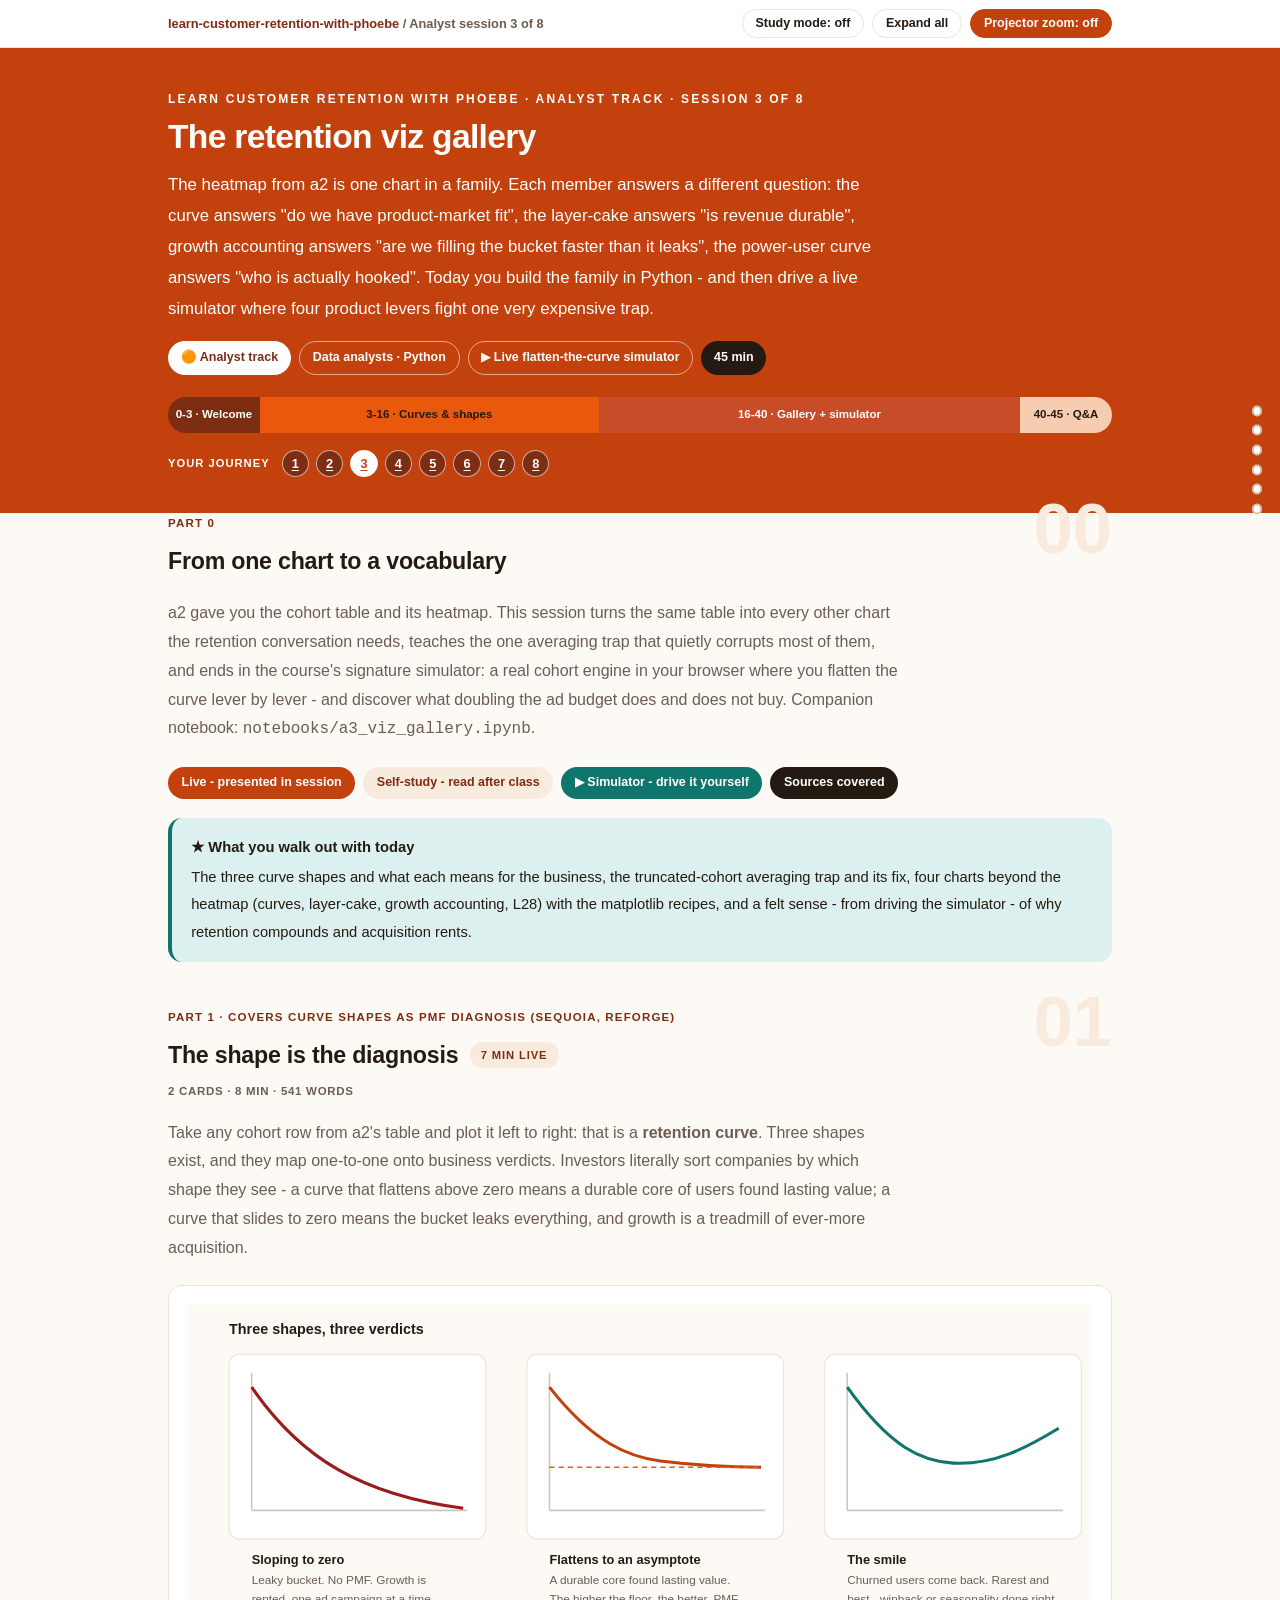
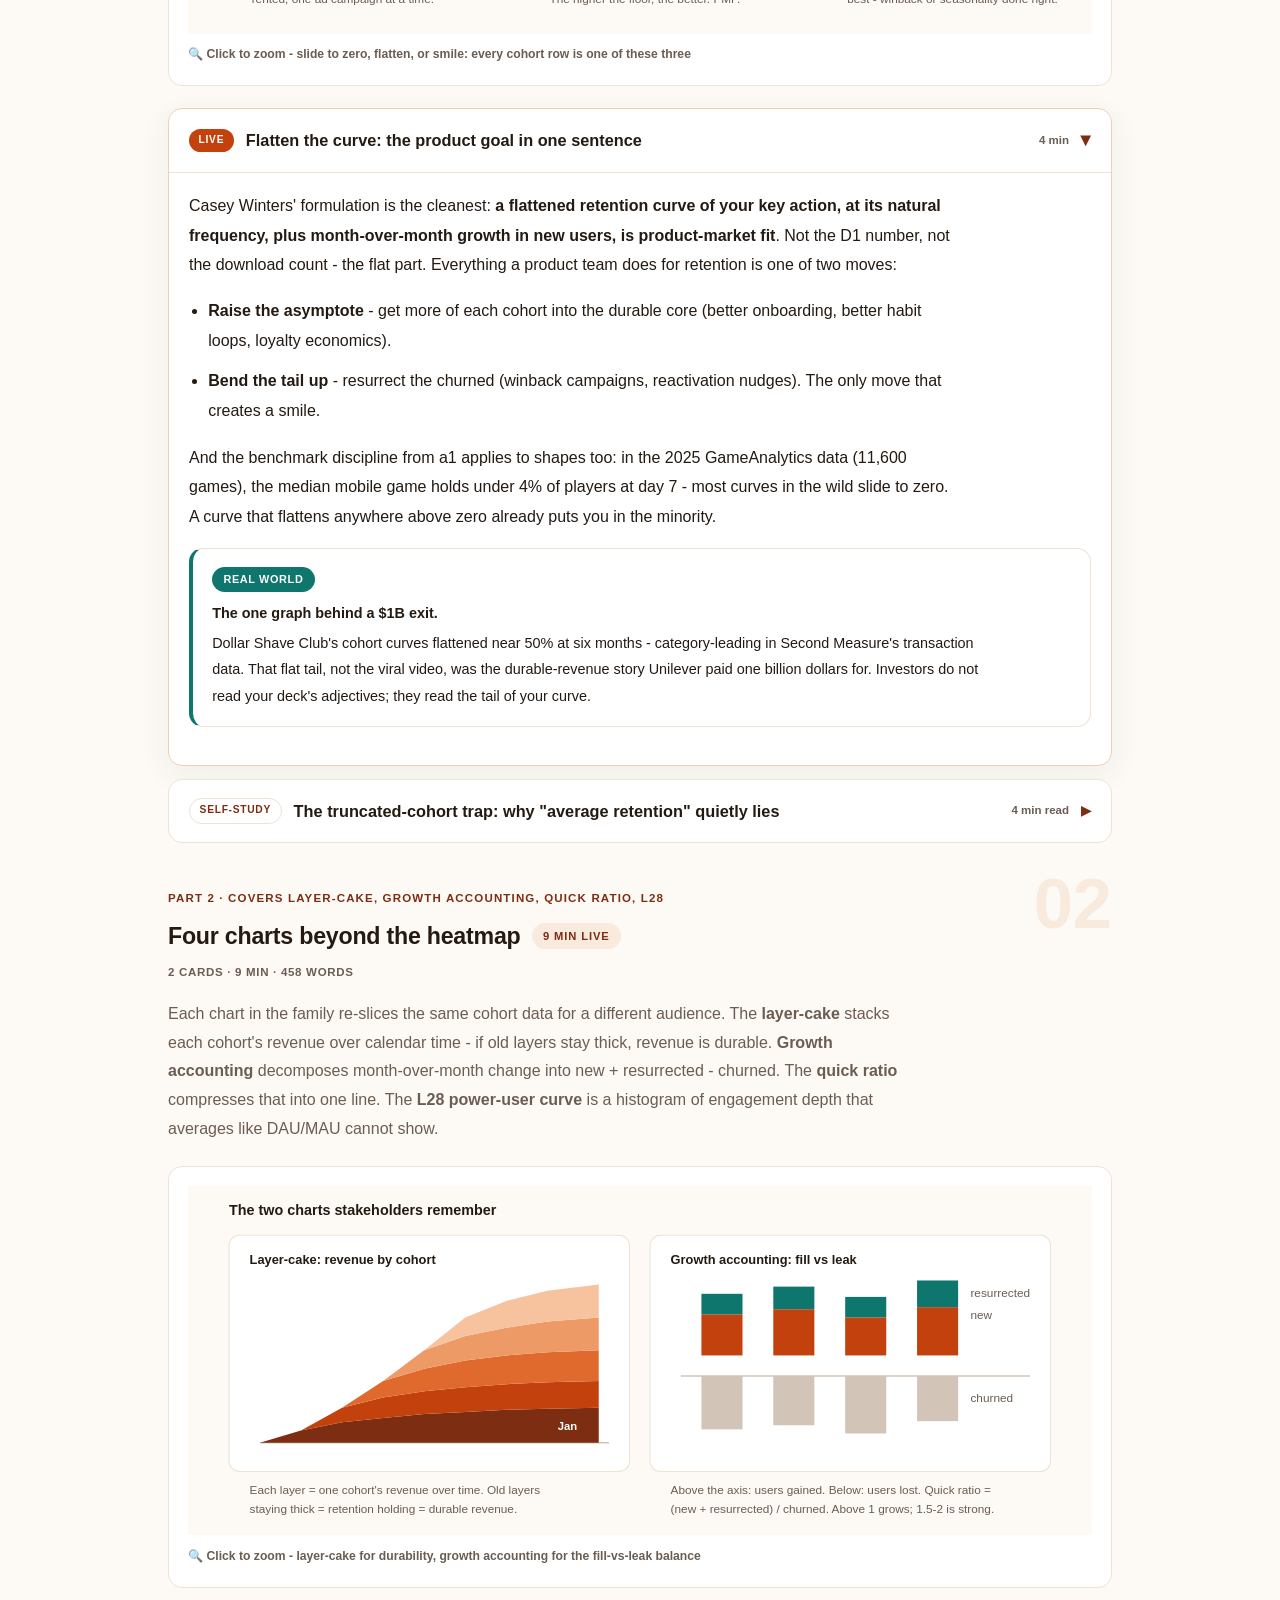
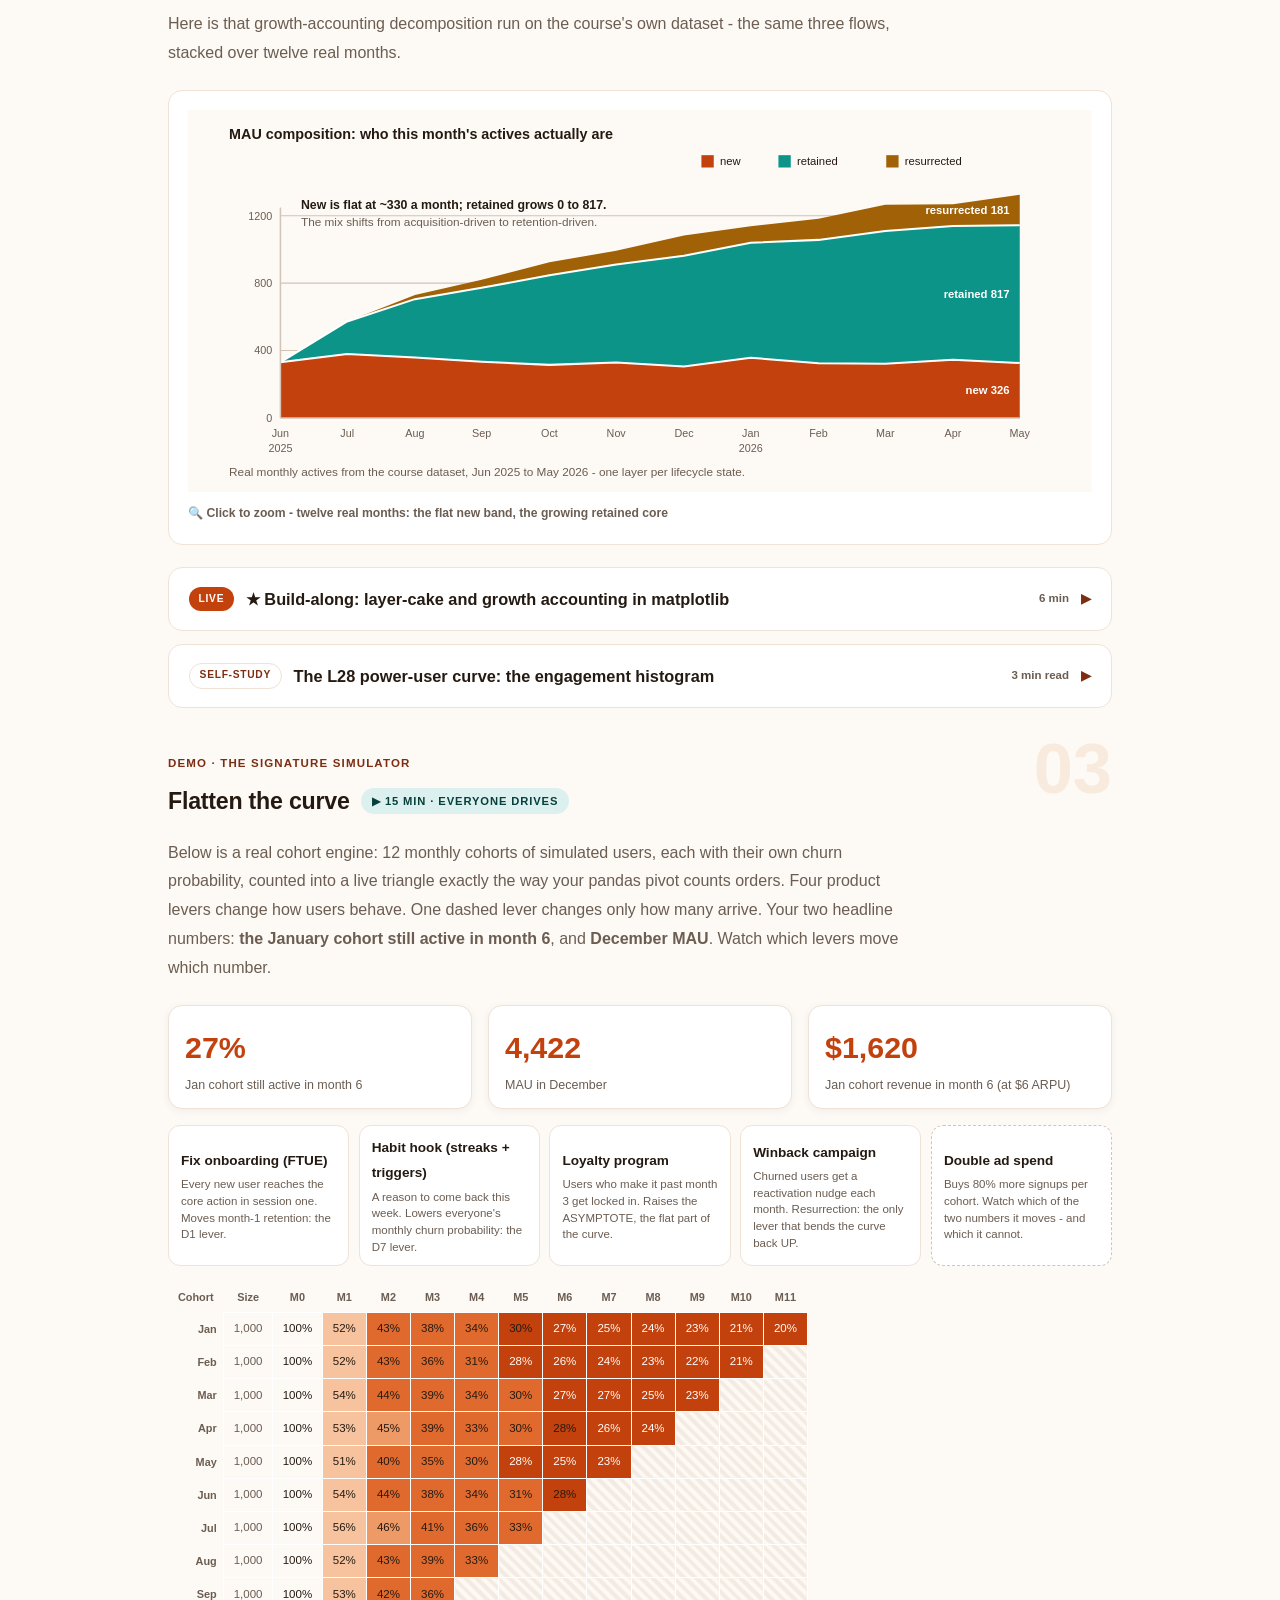
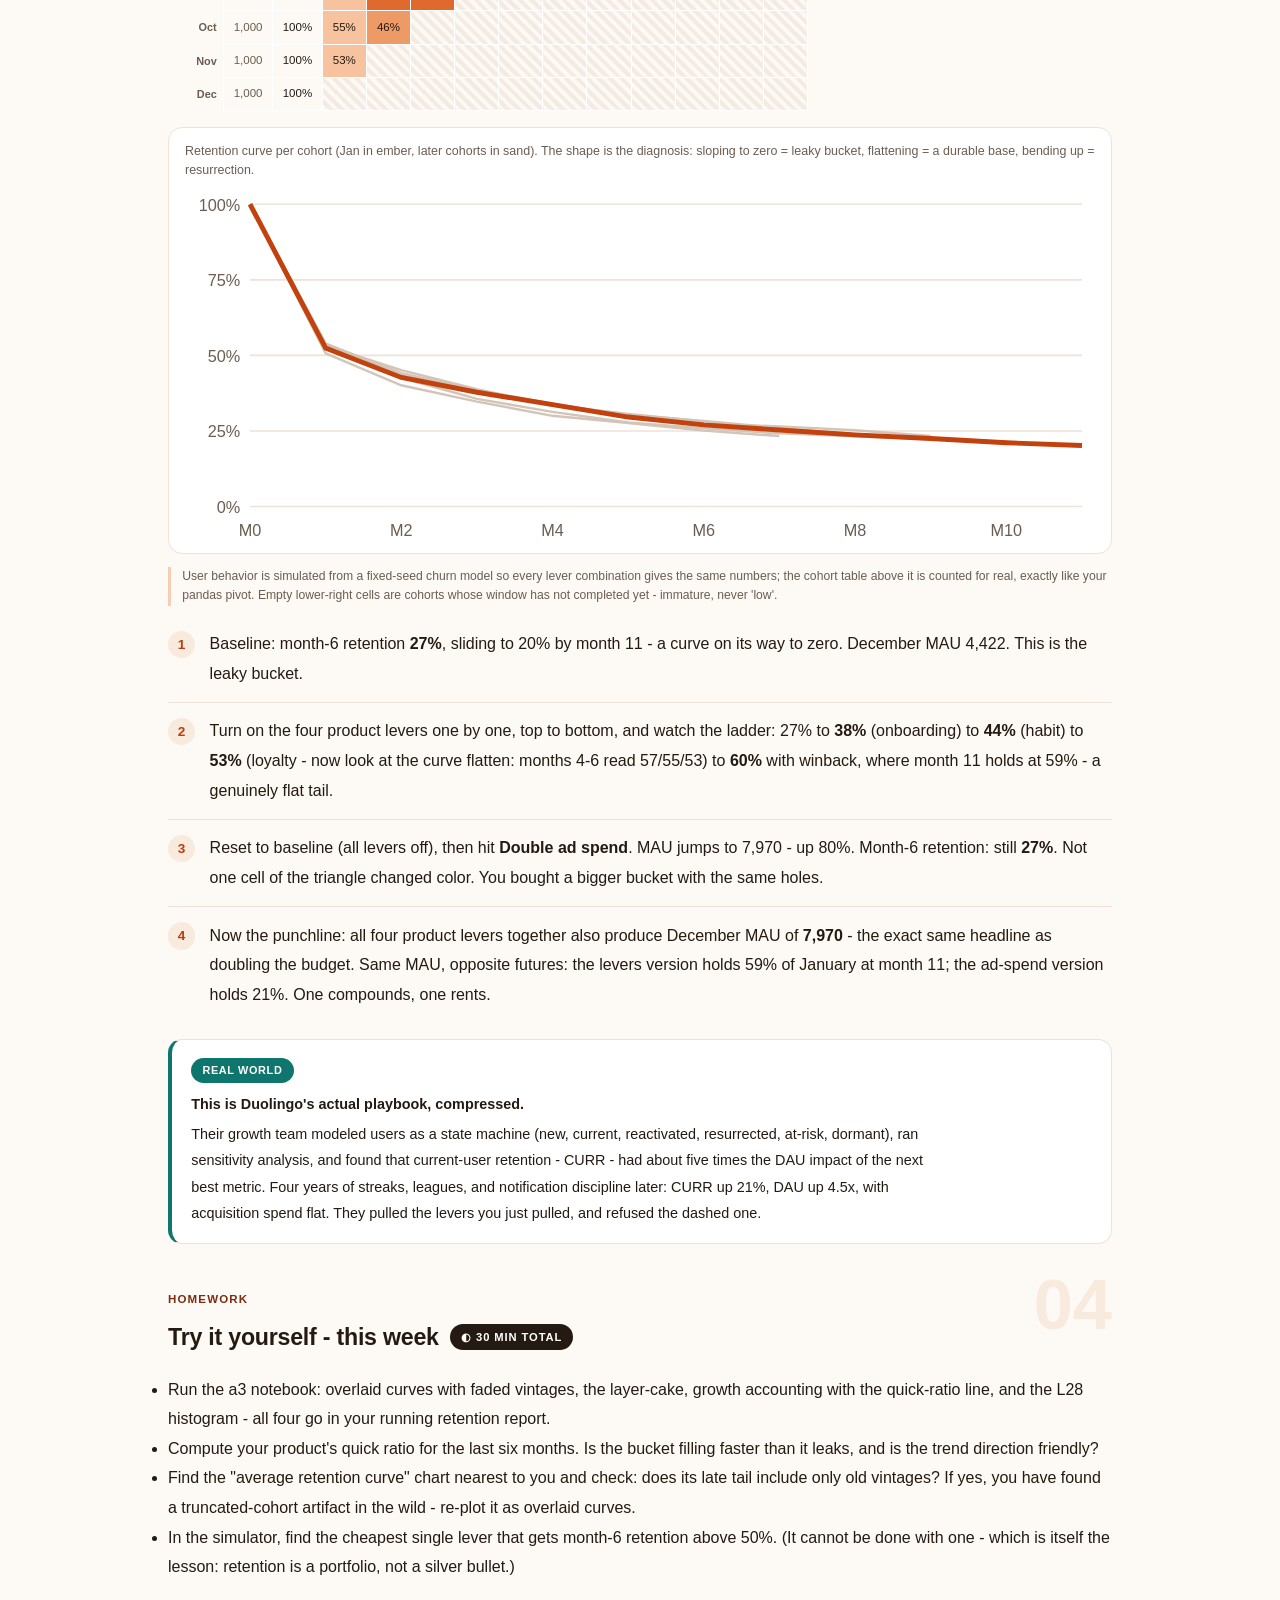
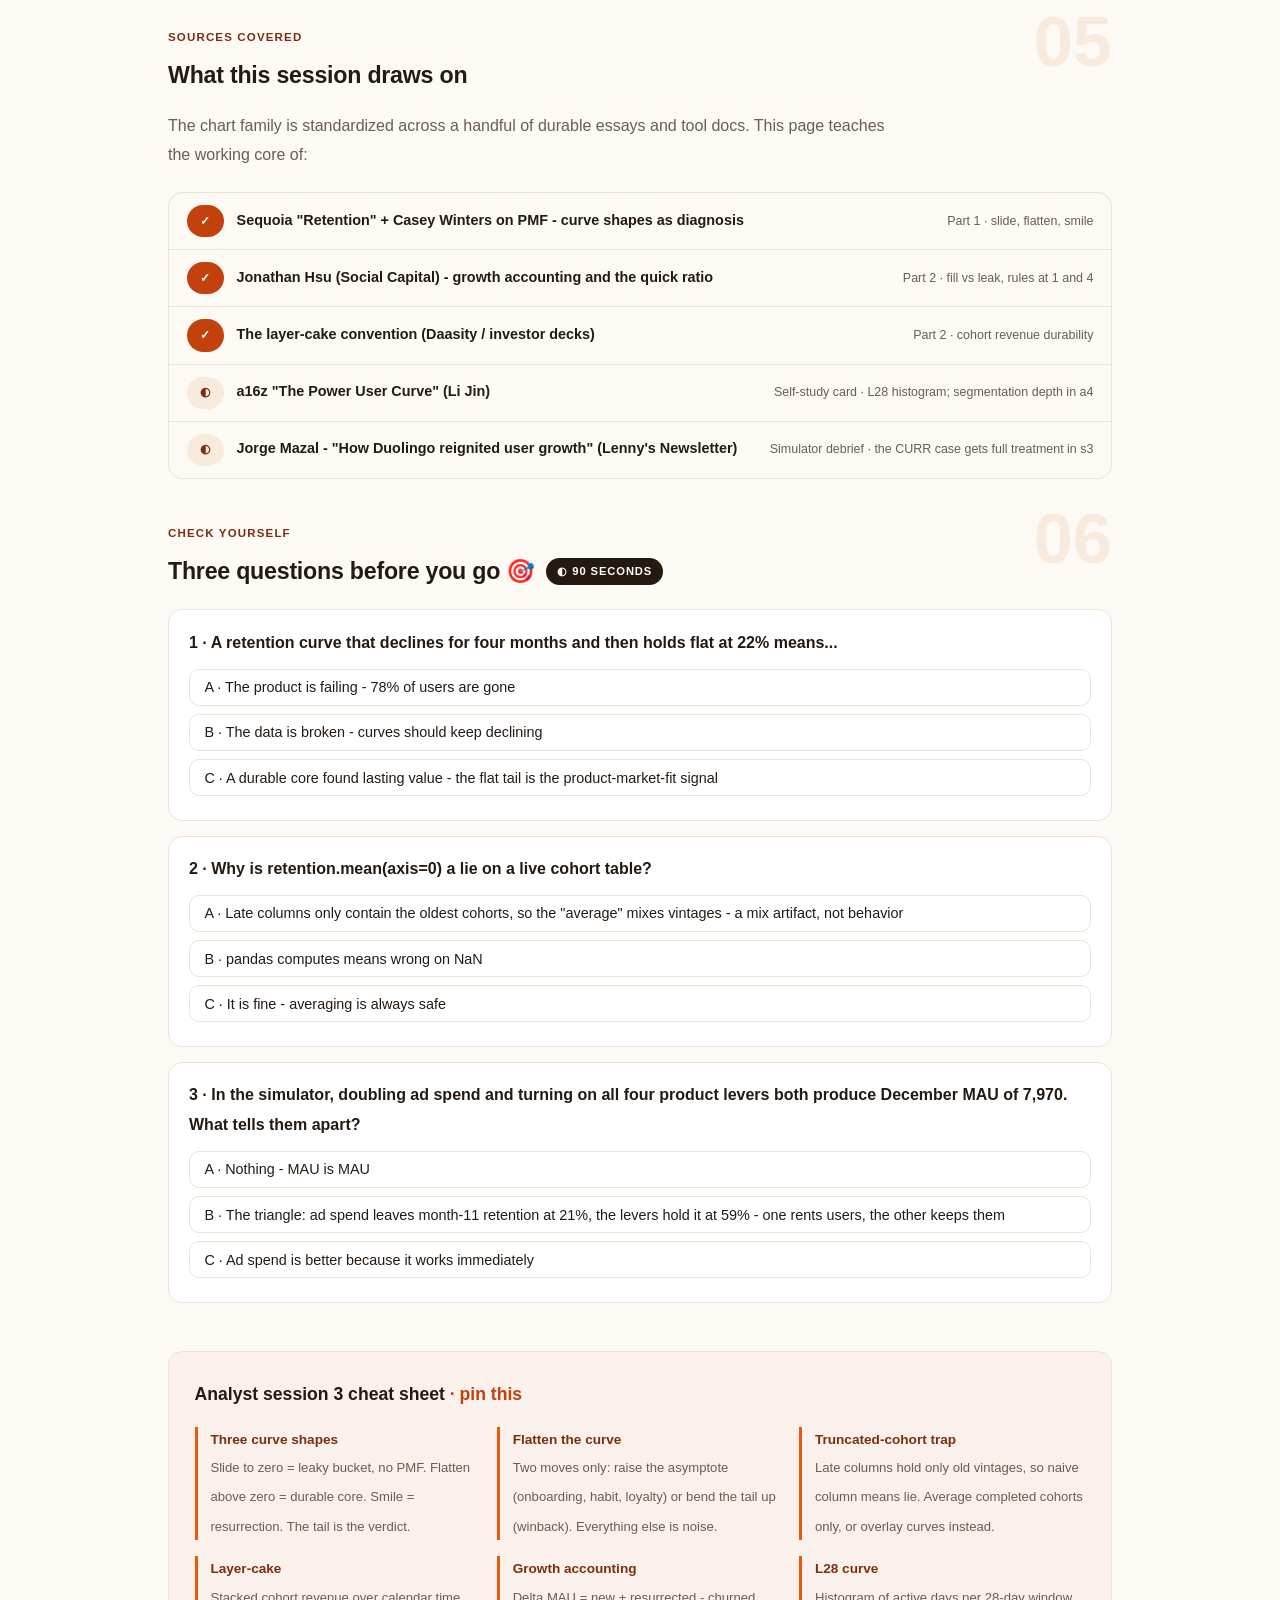
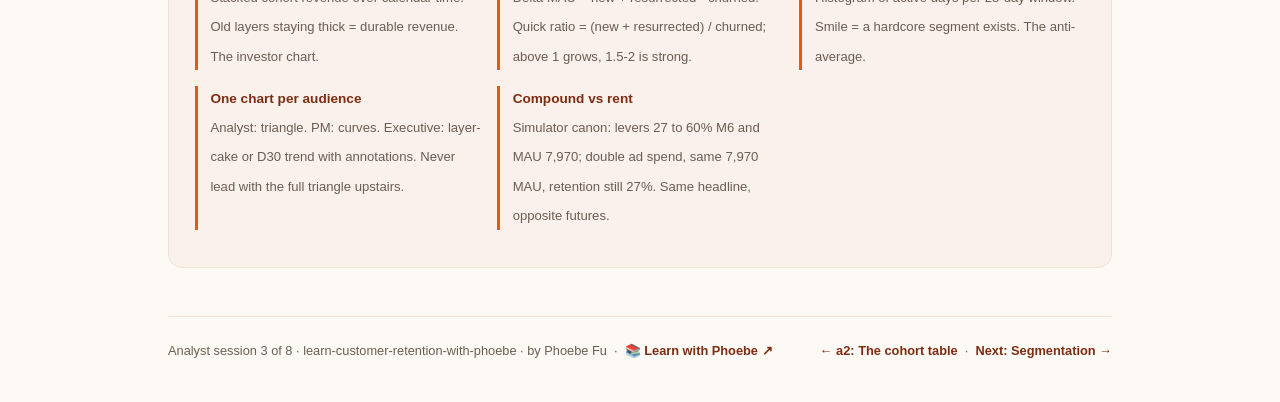
<file: courses/a3-retention-viz-gallery.html>
<!DOCTYPE html>
<html lang="en">
<head>
<meta charset="UTF-8">
<meta name="viewport" content="width=device-width, initial-scale=1.0">
<!-- social:start -->
<meta name="description" content="Analyst session 3 of 8. The retention viz gallery: curve shapes as diagnosis, the truncated-cohort trap, layer-cake and growth-accounting charts, the power-user curve, and a live simulator where four product levers and one ad-spend trap fight over the same two headline numbers.">
<meta property="og:type" content="article">
<meta property="og:site_name" content="Learn with Phoebe">
<meta property="og:title" content="The retention viz gallery - learn customer retention with phoebe">
<meta property="og:description" content="Curve shapes as diagnosis, layer-cake and growth accounting, the truncated-cohort trap, and the flatten-the-curve simulator with a double-ad-spend anti-lever.">
<meta property="og:url" content="https://phoebefu6.github.io/learn-customer-retention-with-phoebe/courses/a3-retention-viz-gallery.html">
<meta property="og:image" content="https://phoebefu6.github.io/learn-customer-retention-with-phoebe/assets/og-cover.png">
<meta property="og:image:width" content="1200">
<meta property="og:image:height" content="630">
<meta name="twitter:card" content="summary_large_image">
<meta name="twitter:title" content="The retention viz gallery - learn customer retention with phoebe">
<meta name="twitter:description" content="Curve shapes as diagnosis, layer-cake and growth accounting, and the flatten-the-curve simulator with a double-ad-spend anti-lever.">
<meta name="twitter:image" content="https://phoebefu6.github.io/learn-customer-retention-with-phoebe/assets/og-cover.png">
<!-- social:end -->
<title>Analyst session 3 · The retention viz gallery - learn customer retention with phoebe</title>
<link rel="stylesheet" href="../assets/style.css?v=22">
</head>
<body>

<div class="toolbar">
  <div class="wrap">
    <span class="crumb"><a href="../index.html">learn-customer-retention-with-phoebe</a> / Analyst session 3 of 8</span>
    <button class="btn" id="toggle-all" type="button">Expand all</button>
    <button class="btn primary" id="zoom-toggle" type="button">Projector zoom: off</button>
  </div>
</div>

<header class="masthead">
  <div class="wrap">
    <div class="eyebrow">Learn Customer Retention with Phoebe · Analyst track · Session 3 of 8</div>
    <h1>The retention <span class="accent">viz gallery</span></h1>
    <p class="sub">The heatmap from a2 is one chart in a family. Each member answers a different question: the curve answers "do we have product-market fit", the layer-cake answers "is revenue durable", growth accounting answers "are we filling the bucket faster than it leaks", the power-user curve answers "who is actually hooked". Today you build the family in Python - and then drive a live simulator where four product levers fight one very expensive trap.</p>
    <div class="chip-row">
      <span class="chip level">🟠 Analyst track</span>
      <span class="chip audience">Data analysts · Python</span>
      <span class="chip audience">▶ Live flatten-the-curve simulator</span>
      <span class="chip time">45 min</span>
    </div>
    <div class="agenda">
      <span class="a1" style="flex:1">0-3 · Welcome</span>
      <span class="a2" style="flex:4">3-16 · Curves &amp; shapes</span>
      <span class="a3" style="flex:5">16-40 · Gallery + simulator</span>
      <span class="a4" style="flex:1">40-45 · Q&amp;A</span>
    </div>
  </div>
</header>

<main class="wrap">

  <!-- ============ INTRO ============ -->
  <section class="section" id="intro">
    <div class="section-kicker">
      <span class="klabel">Part 0</span>
      <h2>From one chart to a vocabulary</h2>
    </div>
    <p class="lede">a2 gave you the cohort table and its heatmap. This session turns the same table into every other chart the retention conversation needs, teaches the one averaging trap that quietly corrupts most of them, and ends in the course's signature simulator: a real cohort engine in your browser where you flatten the curve lever by lever - and discover what doubling the ad budget does and does not buy. Companion notebook: <code>notebooks/a3_viz_gallery.ipynb</code>.</p>
    <div class="legend">
      <span class="pill solid">Live - presented in session</span>
      <span class="pill light">Self-study - read after class</span>
      <span class="pill peach">▶ Simulator - drive it yourself</span>
      <span class="pill inkpill">Sources covered</span>
    </div>
    <div class="callout win">
      <strong>★ What you walk out with today</strong>
      The three curve shapes and what each means for the business, the truncated-cohort averaging trap and its fix, four charts beyond the heatmap (curves, layer-cake, growth accounting, L28) with the matplotlib recipes, and a felt sense - from driving the simulator - of why retention compounds and acquisition rents.
    </div>
  </section>

  <!-- ============ PART 1: CURVE SHAPES ============ -->
  <section class="section" id="curve-shapes">
    <div class="section-kicker">
      <span class="klabel">Part 1 · covers curve shapes as PMF diagnosis (Sequoia, Reforge)</span>
      <h2>The shape is the diagnosis <span class="tag concept">7 min live</span></h2>
    </div>
    <p class="lede">Take any cohort row from a2's table and plot it left to right: that is a <strong>retention curve</strong>. Three shapes exist, and they map one-to-one onto business verdicts. Investors literally sort companies by which shape they see - a curve that flattens above zero means a durable core of users found lasting value; a curve that slides to zero means the bucket leaks everything, and growth is a treadmill of ever-more acquisition.</p>

    <figure class="zoomable">
      <svg viewBox="0 0 880 320" xmlns="http://www.w3.org/2000/svg" role="img" aria-label="Three retention curve shapes. Sloping to zero: the leaky bucket, no product-market fit. Declining then flattening to an asymptote above zero: a durable retained base, the good shape. The smile: flattening then bending upward as churned users resurrect, the rare best case.">
        <style>
          .csT { font: 700 14px Inter, sans-serif; fill: #241A12; }
          .csH { font: 700 12.5px Inter, sans-serif; fill: #241A12; }
          .csB { font: 400 11.5px Inter, sans-serif; fill: #6B5D52; }
          .csAx { stroke: #D3C4B8; stroke-width: 1.5; }
        </style>
        <rect x="0" y="0" width="880" height="320" fill="#FDF9F5"/>
        <text class="csT" x="40" y="28">Three shapes, three verdicts</text>

        <rect x="40" y="48" width="250" height="180" rx="10" fill="#FFFFFF" stroke="#EFE2D6"/>
        <line class="csAx" x1="62" y1="200" x2="272" y2="200"/>
        <line class="csAx" x1="62" y1="66" x2="62" y2="200"/>
        <path d="M62,80 C110,150 170,185 268,198" fill="none" stroke="#991B1B" stroke-width="3"/>
        <text class="csH" x="62" y="252">Sloping to zero</text>
        <text class="csB" x="62" y="272">Leaky bucket. No PMF. Growth is</text>
        <text class="csB" x="62" y="290">rented, one ad campaign at a time.</text>

        <rect x="330" y="48" width="250" height="180" rx="10" fill="#FFFFFF" stroke="#EFE2D6"/>
        <line class="csAx" x1="352" y1="200" x2="562" y2="200"/>
        <line class="csAx" x1="352" y1="66" x2="352" y2="200"/>
        <path d="M352,80 C395,135 430,148 460,152 C500,157 530,158 558,158" fill="none" stroke="#C2410C" stroke-width="3"/>
        <line x1="352" y1="158" x2="558" y2="158" stroke="#EA580C" stroke-width="1.5" stroke-dasharray="5 4"/>
        <text class="csH" x="352" y="252">Flattens to an asymptote</text>
        <text class="csB" x="352" y="272">A durable core found lasting value.</text>
        <text class="csB" x="352" y="290">The higher the floor, the better. PMF.</text>

        <rect x="620" y="48" width="250" height="180" rx="10" fill="#FFFFFF" stroke="#EFE2D6"/>
        <line class="csAx" x1="642" y1="200" x2="852" y2="200"/>
        <line class="csAx" x1="642" y1="66" x2="642" y2="200"/>
        <path d="M642,80 C685,140 715,152 745,154 C785,156 815,140 848,120" fill="none" stroke="#0F766E" stroke-width="3"/>
        <text class="csH" x="642" y="252">The smile</text>
        <text class="csB" x="642" y="272">Churned users come back. Rarest and</text>
        <text class="csB" x="642" y="290">best - winback or seasonality done right.</text>
      </svg>
      <figcaption>🔍 Click to zoom - slide to zero, flatten, or smile: every cohort row is one of these three</figcaption>
    </figure>

    <details class="card" open>
      <summary><span class="mode live">Live</span>Flatten the curve: the product goal in one sentence<span class="mini">4 min</span><span class="caret">▶</span></summary>
      <div class="body">
        <p>Casey Winters' formulation is the cleanest: <strong>a flattened retention curve of your key action, at its natural frequency, plus month-over-month growth in new users, is product-market fit</strong>. Not the D1 number, not the download count - the flat part. Everything a product team does for retention is one of two moves:</p>
        <ul>
          <li><strong>Raise the asymptote</strong> - get more of each cohort into the durable core (better onboarding, better habit loops, loyalty economics).</li>
          <li><strong>Bend the tail up</strong> - resurrect the churned (winback campaigns, reactivation nudges). The only move that creates a smile.</li>
        </ul>
        <p>And the benchmark discipline from a1 applies to shapes too: in the 2025 GameAnalytics data (11,600 games), the median mobile game holds under 4% of players at day 7 - most curves in the wild slide to zero. A curve that flattens anywhere above zero already puts you in the minority.</p>
        <div class="callout example">
          <span class="ex-pill">Real world</span>
          <p><strong>The one graph behind a $1B exit.</strong> Dollar Shave Club's cohort curves flattened near 50% at six months - category-leading in Second Measure's transaction data. That flat tail, not the viral video, was the durable-revenue story Unilever paid one billion dollars for. Investors do not read your deck's adjectives; they read the tail of your curve.</p>
        </div>
      </div>
    </details>

    <details class="card">
      <summary><span class="mode self">Self-study</span>The truncated-cohort trap: why "average retention" quietly lies<span class="mini">4 min read</span><span class="caret">▶</span></summary>
      <div class="body">
        <p>The obvious move - <code>retention.mean(axis=0)</code> to get "the average curve" - is wrong on real data, and wrong in a way nobody notices. Column 1 averages over every cohort, but column 10 only includes cohorts old enough to have a month 10, which are your oldest vintages. If newer cohorts retain better (they usually do, if the product is improving), the average curve DROPS at late months purely because the good young cohorts have not arrived there yet - a vintage-mix artifact, not a behavior.</p>
        <ul>
          <li><strong>Fix 1:</strong> average only over cohorts that have completed the period, and print n per column: <code>retention.count()</code> alongside <code>retention.mean()</code>.</li>
          <li><strong>Fix 2 (better):</strong> do not average at all - overlay the curves, fade older cohorts grey, bold the newest two or three. The vintage differences ARE the story.</li>
          <li><strong>Corollary:</strong> never include the still-filling current month in any average. Partial windows drag every mean down - a2's frozen-history rule again.</li>
        </ul>
        <div class="prompt-box"><span class="label">Overlaid curves, older cohorts faded</span>ax = retention.T.plot(figsize=(10, 5), color="#D3C4B8", legend=False)
retention.tail(3).T.plot(ax=ax, linewidth=2.5, color="#C2410C", legend=True)
ax.set_ylim(0, 1)
ax.set_xlabel("Months since joining")
ax.set_title("Every cohort's curve - newest three in ember")</div>
        <p>Small multiples are the grown-up version of the same fix - one panel per group, shared axes, no spaghetti:</p>
        <figure class="zoomable">
          <svg viewBox="0 0 880 300" xmlns="http://www.w3.org/2000/svg" role="img" aria-label="Four small-multiple panels with shared axes showing cohort retention curves for Organic, Paid social, Search, and Referral channels. Every curve has the same declining-then-flat shape but flattens at a different asymptote: roughly 35, 12, 28, and 40 percent. Illustrative data.">
            <style>
              .smchT { font: 700 14px Inter, sans-serif; fill: #241A12; }
              .smchH { font: 700 12px Inter, sans-serif; fill: #241A12; }
              .smchA { font: 700 12px Inter, sans-serif; fill: #C2410C; }
              .smchB { font: 400 11.5px Inter, sans-serif; fill: #6B5D52; }
              .smchM { font: 400 10.5px Inter, sans-serif; fill: #6B5D52; }
              .smchAx { stroke: #D3C4B8; stroke-width: 1.5; }
              .smchGr { stroke: #D3C4B8; stroke-width: 1; }
              .smchFl { stroke: #EE9A66; stroke-width: 1.5; stroke-dasharray: 5 4; }
              .smchCv { stroke: #C2410C; stroke-width: 3; fill: none; }
            </style>
            <rect x="0" y="0" width="880" height="300" fill="#FDF9F5"/>
            <text class="smchT" x="40" y="28">Same curve, different floors: retention by acquisition channel</text>

            <text class="smchH" x="70" y="62">Organic</text>
            <rect x="70" y="70" width="186" height="160" rx="8" fill="#FFFFFF" stroke="#EFE2D6"/>
            <text class="smchM" x="64" y="88" text-anchor="end">100%</text>
            <text class="smchM" x="64" y="151" text-anchor="end">50%</text>
            <text class="smchM" x="64" y="214" text-anchor="end">0</text>
            <line class="smchGr" x1="86" y1="147" x2="240" y2="147"/>
            <line class="smchAx" x1="86" y1="84" x2="86" y2="210"/>
            <line class="smchAx" x1="86" y1="210" x2="240" y2="210"/>
            <line class="smchFl" x1="86" y1="166" x2="240" y2="166"/>
            <path class="smchCv" d="M86,84 C111,160 136,165 171,166 L240,166"/>
            <text class="smchA" x="238" y="158" text-anchor="end">~35%</text>

            <text class="smchH" x="272" y="62">Paid social</text>
            <rect x="272" y="70" width="186" height="160" rx="8" fill="#FFFFFF" stroke="#EFE2D6"/>
            <line class="smchGr" x1="288" y1="147" x2="442" y2="147"/>
            <line class="smchAx" x1="288" y1="84" x2="288" y2="210"/>
            <line class="smchAx" x1="288" y1="210" x2="442" y2="210"/>
            <line class="smchFl" x1="288" y1="195" x2="442" y2="195"/>
            <path class="smchCv" d="M288,84 C313,189 338,194 373,195 L442,195"/>
            <text class="smchA" x="440" y="187" text-anchor="end">~12%</text>

            <text class="smchH" x="474" y="62">Search</text>
            <rect x="474" y="70" width="186" height="160" rx="8" fill="#FFFFFF" stroke="#EFE2D6"/>
            <line class="smchGr" x1="490" y1="147" x2="644" y2="147"/>
            <line class="smchAx" x1="490" y1="84" x2="490" y2="210"/>
            <line class="smchAx" x1="490" y1="210" x2="644" y2="210"/>
            <line class="smchFl" x1="490" y1="175" x2="644" y2="175"/>
            <path class="smchCv" d="M490,84 C515,169 540,174 575,175 L644,175"/>
            <text class="smchA" x="642" y="167" text-anchor="end">~28%</text>

            <text class="smchH" x="676" y="62">Referral</text>
            <rect x="676" y="70" width="186" height="160" rx="8" fill="#FFFFFF" stroke="#EFE2D6"/>
            <line class="smchGr" x1="692" y1="147" x2="846" y2="147"/>
            <line class="smchAx" x1="692" y1="84" x2="692" y2="210"/>
            <line class="smchAx" x1="692" y1="210" x2="846" y2="210"/>
            <line class="smchFl" x1="692" y1="160" x2="846" y2="160"/>
            <path class="smchCv" d="M692,84 C717,154 742,159 777,160 L846,160"/>
            <text class="smchA" x="844" y="144" text-anchor="end">~40%</text>

            <text class="smchM" x="440" y="250" text-anchor="middle">months since first purchase</text>
            <text class="smchB" x="40" y="280">ILLUSTRATIVE - the repo data has no channel column. Shared axes keep the comparison honest; spaghetti does not.</text>
          </svg>
          <figcaption>🔍 Click to zoom - four channels on shared axes: the floor, not the shape, is the difference</figcaption>
        </figure>
      </div>
    </details>
  </section>

  <!-- ============ PART 2: THE GALLERY ============ -->
  <section class="section" id="gallery">
    <div class="section-kicker">
      <span class="klabel">Part 2 · covers layer-cake, growth accounting, quick ratio, L28</span>
      <h2>Four charts beyond the heatmap <span class="tag concept">9 min live</span></h2>
    </div>
    <p class="lede">Each chart in the family re-slices the same cohort data for a different audience. The <strong>layer-cake</strong> stacks each cohort's revenue over calendar time - if old layers stay thick, revenue is durable. <strong>Growth accounting</strong> decomposes month-over-month change into new + resurrected - churned. The <strong>quick ratio</strong> compresses that into one line. The <strong>L28 power-user curve</strong> is a histogram of engagement depth that averages like DAU/MAU cannot show.</p>

    <figure class="zoomable">
      <svg viewBox="0 0 880 340" xmlns="http://www.w3.org/2000/svg" role="img" aria-label="Left: a layer-cake chart, stacked cohort revenue over calendar months where each cohort is a layer and thick persistent layers mean durable revenue. Right: a growth accounting bar chart with new and resurrected users stacked above the axis and churned users below, with the quick ratio equal to new plus resurrected over churned.">
        <style>
          .glT { font: 700 14px Inter, sans-serif; fill: #241A12; }
          .glH { font: 700 12.5px Inter, sans-serif; fill: #241A12; }
          .glB { font: 400 11.5px Inter, sans-serif; fill: #6B5D52; }
          .glW { font: 700 11px Inter, sans-serif; fill: #FFFFFF; }
          .glAx { stroke: #D3C4B8; stroke-width: 1.5; }
        </style>
        <rect x="0" y="0" width="880" height="340" fill="#FDF9F5"/>
        <text class="glT" x="40" y="28">The two charts stakeholders remember</text>

        <rect x="40" y="48" width="390" height="230" rx="10" fill="#FFFFFF" stroke="#EFE2D6"/>
        <text class="glH" x="60" y="76">Layer-cake: revenue by cohort</text>
        <line class="glAx" x1="70" y1="250" x2="410" y2="250"/>
        <path d="M70,250 L110,238 L150,230 L190,226 L230,222 L270,220 L310,218 L350,217 L400,216 L400,250 Z" fill="#7C2D12"/>
        <path d="M110,238 L150,216 L190,206 L230,200 L270,196 L310,193 L350,191 L400,190 L400,216 L350,217 L310,218 L270,220 L230,222 L190,226 L150,230 L110,238 Z" fill="#C2410C"/>
        <path d="M150,216 L190,190 L230,178 L270,170 L310,165 L350,162 L400,160 L400,190 L350,191 L310,193 L270,196 L230,200 L190,206 Z" fill="#E06A2E"/>
        <path d="M190,190 L230,160 L270,146 L310,138 L350,132 L400,128 L400,160 L350,162 L310,165 L270,170 L230,178 Z" fill="#EE9A66"/>
        <path d="M230,160 L270,128 L310,112 L350,102 L400,96 L400,128 L350,132 L310,138 L270,146 Z" fill="#F6C39E"/>
        <text class="glW" x="360" y="238">Jan</text>
        <text class="glB" x="60" y="300">Each layer = one cohort's revenue over time. Old layers</text>
        <text class="glB" x="60" y="318">staying thick = retention holding = durable revenue.</text>

        <rect x="450" y="48" width="390" height="230" rx="10" fill="#FFFFFF" stroke="#EFE2D6"/>
        <text class="glH" x="470" y="76">Growth accounting: fill vs leak</text>
        <line class="glAx" x1="480" y1="185" x2="820" y2="185"/>
        <g>
          <rect x="500" y="125" width="40" height="40" fill="#C2410C"/>
          <rect x="500" y="105" width="40" height="20" fill="#0F766E"/>
          <rect x="500" y="185" width="40" height="52" fill="#D3C4B8"/>
          <rect x="570" y="120" width="40" height="45" fill="#C2410C"/>
          <rect x="570" y="98"  width="40" height="22" fill="#0F766E"/>
          <rect x="570" y="185" width="40" height="48" fill="#D3C4B8"/>
          <rect x="640" y="128" width="40" height="37" fill="#C2410C"/>
          <rect x="640" y="108" width="40" height="20" fill="#0F766E"/>
          <rect x="640" y="185" width="40" height="56" fill="#D3C4B8"/>
          <rect x="710" y="118" width="40" height="47" fill="#C2410C"/>
          <rect x="710" y="92"  width="40" height="26" fill="#0F766E"/>
          <rect x="710" y="185" width="40" height="44" fill="#D3C4B8"/>
        </g>
        <text class="glB" x="762" y="130">new</text>
        <text class="glB" x="762" y="108">resurrected</text>
        <text class="glB" x="762" y="210">churned</text>
        <text class="glB" x="470" y="300">Above the axis: users gained. Below: users lost. Quick ratio =</text>
        <text class="glB" x="470" y="318">(new + resurrected) / churned. Above 1 grows; 1.5-2 is strong.</text>
      </svg>
      <figcaption>🔍 Click to zoom - layer-cake for durability, growth accounting for the fill-vs-leak balance</figcaption>
    </figure>

    <p class="lede">Here is that growth-accounting decomposition run on the course's own dataset - the same three flows, stacked over twelve real months.</p>

    <figure class="zoomable">
      <svg viewBox="0 0 880 372" xmlns="http://www.w3.org/2000/svg" role="img" aria-label="Stacked area chart of monthly active users from June 2025 to May 2026, split into three layers: new, retained, and resurrected. New users stay flat around 330 per month while retained users grow from zero to 817 and resurrected users grow to 181, so total actives grow from 331 to 1,324 and the mix shifts from acquisition-driven to retention-driven.">
        <style>
          .maucT { font: 700 14px Inter, sans-serif; fill: #241A12; }
          .maucS { font: 700 12px Inter, sans-serif; fill: #241A12; }
          .maucB { font: 400 11.5px Inter, sans-serif; fill: #6B5D52; }
          .maucM { font: 400 10.5px Inter, sans-serif; fill: #6B5D52; }
          .maucW { font: 700 11px Inter, sans-serif; fill: #FFFFFF; }
          .maucL { font: 400 11px Inter, sans-serif; fill: #241A12; }
          .maucAx { stroke: #D3C4B8; stroke-width: 1.5; }
          .maucGr { stroke: #D3C4B8; stroke-width: 1; }
        </style>
        <rect x="0" y="0" width="880" height="372" fill="#FDF9F5"/>
        <text class="maucT" x="40" y="28">MAU composition: who this month's actives actually are</text>

        <rect x="500" y="44" width="12" height="12" fill="#C2410C"/><text class="maucL" x="518" y="54">new</text>
        <rect x="575" y="44" width="12" height="12" fill="#0D9488"/><text class="maucL" x="593" y="54">retained</text>
        <rect x="680" y="44" width="12" height="12" fill="#A16207"/><text class="maucL" x="698" y="54">resurrected</text>

        <line class="maucGr" x1="90" y1="234.3" x2="810" y2="234.3"/>
        <line class="maucGr" x1="90" y1="168.6" x2="810" y2="168.6"/>
        <line class="maucGr" x1="90" y1="102.9" x2="810" y2="102.9"/>
        <text class="maucM" x="82" y="304" text-anchor="end">0</text>
        <text class="maucM" x="82" y="238" text-anchor="end">400</text>
        <text class="maucM" x="82" y="172" text-anchor="end">800</text>
        <text class="maucM" x="82" y="107" text-anchor="end">1200</text>

        <path d="M90,300 L810,300 L810,246.4 L745,243.2 L679,247.1 L614,246.6 L548,241.3 L483,249.7 L417,245.9 L352,248.2 L286,245.1 L221,241.0 L155,237.6 L90,245.6 Z" fill="#C2410C"/>
        <path d="M90,245.6 L155,237.6 L221,241.0 L286,245.1 L352,248.2 L417,245.9 L483,249.7 L548,241.3 L614,246.6 L679,247.1 L745,243.2 L810,246.4 L810,112.2 L745,113.0 L679,117.8 L614,126.5 L548,129.3 L483,142.0 L417,150.5 L352,161.0 L286,173.2 L221,184.2 L155,205.9 L90,245.6 Z" fill="#0D9488"/>
        <path d="M90,245.6 L155,205.9 L221,184.2 L286,173.2 L352,161.0 L417,150.5 L483,142.0 L548,129.3 L614,126.5 L679,117.8 L745,113.0 L810,112.2 L810,82.5 L745,91.8 L679,92.2 L614,105.8 L548,113.2 L483,122.1 L417,137.0 L352,148.2 L286,165.4 L221,180.2 L155,205.9 L90,245.6 Z" fill="#A16207"/>
        <polyline points="90,245.6 155,237.6 221,241.0 286,245.1 352,248.2 417,245.9 483,249.7 548,241.3 614,246.6 679,247.1 745,243.2 810,246.4" fill="none" stroke="#FFFFFF" stroke-width="2"/>
        <polyline points="90,245.6 155,205.9 221,184.2 286,173.2 352,161.0 417,150.5 483,142.0 548,129.3 614,126.5 679,117.8 745,113.0 810,112.2" fill="none" stroke="#FFFFFF" stroke-width="2"/>

        <text class="maucW" x="800" y="277" text-anchor="end">new 326</text>
        <text class="maucW" x="800" y="183" text-anchor="end">retained 817</text>
        <text class="maucW" x="800" y="101" text-anchor="end">resurrected 181</text>

        <text class="maucS" x="110" y="96">New is flat at ~330 a month; retained grows 0 to 817.</text>
        <text class="maucB" x="110" y="113">The mix shifts from acquisition-driven to retention-driven.</text>

        <line class="maucAx" x1="90" y1="300" x2="810" y2="300"/>
        <line class="maucAx" x1="90" y1="95" x2="90" y2="300"/>

        <text class="maucM" x="90" y="318" text-anchor="middle">Jun</text>
        <text class="maucM" x="155" y="318" text-anchor="middle">Jul</text>
        <text class="maucM" x="221" y="318" text-anchor="middle">Aug</text>
        <text class="maucM" x="286" y="318" text-anchor="middle">Sep</text>
        <text class="maucM" x="352" y="318" text-anchor="middle">Oct</text>
        <text class="maucM" x="417" y="318" text-anchor="middle">Nov</text>
        <text class="maucM" x="483" y="318" text-anchor="middle">Dec</text>
        <text class="maucM" x="548" y="318" text-anchor="middle">Jan</text>
        <text class="maucM" x="614" y="318" text-anchor="middle">Feb</text>
        <text class="maucM" x="679" y="318" text-anchor="middle">Mar</text>
        <text class="maucM" x="745" y="318" text-anchor="middle">Apr</text>
        <text class="maucM" x="810" y="318" text-anchor="middle">May</text>
        <text class="maucM" x="90" y="333" text-anchor="middle">2025</text>
        <text class="maucM" x="548" y="333" text-anchor="middle">2026</text>

        <text class="maucB" x="40" y="356">Real monthly actives from the course dataset, Jun 2025 to May 2026 - one layer per lifecycle state.</text>
      </svg>
      <figcaption>🔍 Click to zoom - twelve real months: the flat new band, the growing retained core</figcaption>
    </figure>

    <details class="card">
      <summary><span class="mode live">Live</span>★ Build-along: layer-cake and growth accounting in matplotlib<span class="mini">6 min</span><span class="caret">▶</span></summary>
      <div class="body">
        <p>Both charts fall straight out of a2's objects. The layer-cake is the COUNTS table (not the percentages) re-indexed to calendar months; growth accounting compares each user's active months to their previous month.</p>
        <div class="prompt-box good"><span class="label">★ Layer-cake: stack cohort actives (or revenue) on calendar time</span>calendar = counts.copy()
calendar.columns = range(len(calendar.columns))
# shift each cohort row to its calendar position, then stack
cal = pd.DataFrame({
    c: row.shift(i) for i, (c, row) in enumerate(calendar.iterrows())
}).T
cal.T.plot.area(figsize=(10, 5), cmap="Oranges_r", linewidth=0)
plt.title("Layer-cake: monthly actives, one layer per cohort")
plt.xlabel("Calendar month")</div>
        <div class="prompt-box good"><span class="label">★ Growth accounting: new + resurrected - churned per month</span>active = orders.groupby(["customer_id", "order_month"]).size().reset_index()
active["prev"] = active.groupby("customer_id")["order_month"].shift(1)
active["gap"] = (active["order_month"] - active["prev"]).apply(
    lambda d: d.n if pd.notna(d) else None)

def state(row):
    if row["prev"] is None or pd.isna(row["gap"]): return "new"
    return "retained" if row["gap"] == 1 else "resurrected"

active["state"] = active.apply(state, axis=1)
monthly = active.pivot_table(index="order_month", columns="state",
                             values="customer_id", aggfunc="count").fillna(0)
# churned this month = active last month but not this month
monthly["churned"] = (monthly.sum(axis=1).shift(1) - monthly["retained"]).clip(lower=0)
monthly["quick_ratio"] = (monthly["new"] + monthly["resurrected"]) / monthly["churned"]</div>
        <div class="callout tip">
          <strong>Which chart for which audience</strong>
          Analysts live in the heatmap. Product managers want the curves. Executives and investors want the layer-cake or the D30-by-cohort trend line - ONE chart, annotated with what changed and when. Never lead a leadership readout with the full triangle; lead with the one line that answers "are we getting better", and keep the triangle for the appendix.
        </div>
      </div>
    </details>

    <details class="card">
      <summary><span class="mode self">Self-study</span>The L28 power-user curve: the engagement histogram<span class="mini">3 min read</span><span class="caret">▶</span></summary>
      <div class="body">
        <p>DAU/MAU compresses engagement into one ratio and hides its distribution. The <strong>L28 curve</strong> plots, for one 28-day window, how many users were active exactly 1 day, 2 days, up to 28 days. (28, not 30 - four exact weeks kills the weekday mix.) The shape is the verdict: a <strong>smile</strong> - mass at both ends - means a hardcore daily segment exists alongside casual users. A curve slumped entirely left means nobody is hooked, whatever the averages say.</p>
        <div class="prompt-box"><span class="label">L28 in four lines</span>window = sessions[sessions["date"].between("2026-06-01", "2026-06-28")]
days_active = window.groupby("user_id")["date"].nunique()
days_active.value_counts().sort_index().plot.bar(
    figsize=(10, 4), color="#C2410C", title="L28: users by active days")</div>
        <p>Facebook's growth team invented this reading; a16z popularized it as "the power user curve". Use it whenever a stakeholder says "our DAU/MAU is fine" - the histogram tells you whether that ratio is one loyal core or a blur of drive-bys.</p>
        <figure class="zoomable">
          <svg viewBox="0 0 880 260" xmlns="http://www.w3.org/2000/svg" role="img" aria-label="Two L28 histogram shapes with identical DAU over MAU ratios. Left: a smile with mass at one active day and again at twenty-eight active days, meaning a hardcore daily segment exists. Right: a curve slumped entirely to the left, meaning nobody is hooked.">
            <style>
              .l28T { font: 700 13px Inter, sans-serif; fill: #241A12; }
              .l28H { font: 700 12px Inter, sans-serif; fill: #241A12; }
              .l28B { font: 400 11.5px Inter, sans-serif; fill: #6B5D52; }
            </style>
            <rect x="0" y="0" width="880" height="260" fill="#FDF9F5"/>
            <text class="l28T" x="40" y="28">Same DAU/MAU, opposite businesses: the histogram is the tiebreaker</text>

            <rect x="40" y="46" width="390" height="160" rx="10" fill="#FFFFFF" stroke="#EFE2D6"/>
            <g fill="#C2410C">
              <rect x="66" y="90" width="22" height="96"/><rect x="94" y="130" width="22" height="56"/>
              <rect x="122" y="150" width="22" height="36"/><rect x="150" y="160" width="22" height="26"/>
              <rect x="178" y="164" width="22" height="22"/><rect x="206" y="162" width="22" height="24"/>
              <rect x="234" y="156" width="22" height="30"/><rect x="262" y="146" width="22" height="40"/>
              <rect x="290" y="128" width="22" height="58"/><rect x="318" y="104" width="22" height="82"/>
              <rect x="346" y="86" width="22" height="100" fill="#0F766E"/>
            </g>
            <text class="l28H" x="60" y="72">The smile</text>
            <text class="l28B" x="60" y="228">Mass at both ends: casual users AND a daily</text>
            <text class="l28B" x="60" y="246">hardcore (teal bar = 28 of 28 days). Hooked core exists.</text>

            <rect x="450" y="46" width="390" height="160" rx="10" fill="#FFFFFF" stroke="#EFE2D6"/>
            <g fill="#EE9A66">
              <rect x="476" y="80" width="22" height="106"/><rect x="504" y="110" width="22" height="76"/>
              <rect x="532" y="136" width="22" height="50"/><rect x="560" y="154" width="22" height="32"/>
              <rect x="588" y="166" width="22" height="20"/><rect x="616" y="172" width="22" height="14"/>
              <rect x="644" y="176" width="22" height="10"/><rect x="672" y="180" width="22" height="6"/>
              <rect x="700" y="182" width="22" height="4"/><rect x="728" y="183" width="22" height="3"/>
              <rect x="756" y="184" width="22" height="2"/>
            </g>
            <text class="l28H" x="470" y="72">The slump</text>
            <text class="l28B" x="470" y="228">All mass at 1-3 active days: everyone samples,</text>
            <text class="l28B" x="470" y="246">nobody returns. No habit, whatever the averages say.</text>
          </svg>
          <figcaption>🔍 Click to zoom - smile = a hardcore daily segment exists; slump = drive-bys only</figcaption>
        </figure>
      </div>
    </details>
  </section>

  <!-- ============ DEMO: SIMULATOR ============ -->
  <section class="section" id="simulator">
    <div class="section-kicker">
      <span class="klabel">Demo · the signature simulator</span>
      <h2>Flatten the curve <span class="tag demo">▶ 15 min · everyone drives</span></h2>
    </div>
    <p class="lede">Below is a real cohort engine: 12 monthly cohorts of simulated users, each with their own churn probability, counted into a live triangle exactly the way your pandas pivot counts orders. Four product levers change how users behave. One dashed lever changes only how many arrive. Your two headline numbers: <strong>the January cohort still active in month 6</strong>, and <strong>December MAU</strong>. Watch which levers move which number.</p>

    <div id="rl-sim"></div>

    <div class="steps">
      <div class="step"><p>Baseline: month-6 retention <strong>27%</strong>, sliding to 20% by month 11 - a curve on its way to zero. December MAU 4,422. This is the leaky bucket.</p></div>
      <div class="step"><p>Turn on the four product levers one by one, top to bottom, and watch the ladder: 27% to <strong>38%</strong> (onboarding) to <strong>44%</strong> (habit) to <strong>53%</strong> (loyalty - now look at the curve flatten: months 4-6 read 57/55/53) to <strong>60%</strong> with winback, where month 11 holds at 59% - a genuinely flat tail.</p></div>
      <div class="step"><p>Reset to baseline (all levers off), then hit <strong>Double ad spend</strong>. MAU jumps to 7,970 - up 80%. Month-6 retention: still <strong>27%</strong>. Not one cell of the triangle changed color. You bought a bigger bucket with the same holes.</p></div>
      <div class="step"><p>Now the punchline: all four product levers together also produce December MAU of <strong>7,970</strong> - the exact same headline as doubling the budget. Same MAU, opposite futures: the levers version holds 59% of January at month 11; the ad-spend version holds 21%. One compounds, one rents.</p></div>
    </div>

    <div class="callout example">
      <span class="ex-pill">Real world</span>
      <p><strong>This is Duolingo's actual playbook, compressed.</strong> Their growth team modeled users as a state machine (new, current, reactivated, resurrected, at-risk, dormant), ran sensitivity analysis, and found that current-user retention - CURR - had about five times the DAU impact of the next best metric. Four years of streaks, leagues, and notification discipline later: CURR up 21%, DAU up 4.5x, with acquisition spend flat. They pulled the levers you just pulled, and refused the dashed one.</p>
    </div>
  </section>

  <!-- ============ HOMEWORK ============ -->
  <section class="section" id="exercise">
    <div class="section-kicker">
      <span class="klabel">Homework</span>
      <h2>Try it yourself - this week <span class="tag exercise">◐ 30 min total</span></h2>
    </div>
    <ul>
      <li>Run the a3 notebook: overlaid curves with faded vintages, the layer-cake, growth accounting with the quick-ratio line, and the L28 histogram - all four go in your running retention report.</li>
      <li>Compute your product's quick ratio for the last six months. Is the bucket filling faster than it leaks, and is the trend direction friendly?</li>
      <li>Find the "average retention curve" chart nearest to you and check: does its late tail include only old vintages? If yes, you have found a truncated-cohort artifact in the wild - re-plot it as overlaid curves.</li>
      <li>In the simulator, find the cheapest single lever that gets month-6 retention above 50%. (It cannot be done with one - which is itself the lesson: retention is a portfolio, not a silver bullet.)</li>
    </ul>
  </section>

  <!-- ============ SOURCES ============ -->
  <section class="section" id="official">
    <div class="section-kicker">
      <span class="klabel">Sources covered</span>
      <h2>What this session draws on</h2>
    </div>
    <p class="lede">The chart family is standardized across a handful of durable essays and tool docs. This page teaches the working core of:</p>
    <div class="covered">
      <div class="covered-row"><span class="status pill solid">✓</span><span class="name">Sequoia "Retention" + Casey Winters on PMF - curve shapes as diagnosis</span><span class="note">Part 1 · slide, flatten, smile</span></div>
      <div class="covered-row"><span class="status pill solid">✓</span><span class="name">Jonathan Hsu (Social Capital) - growth accounting and the quick ratio</span><span class="note">Part 2 · fill vs leak, rules at 1 and 4</span></div>
      <div class="covered-row"><span class="status pill solid">✓</span><span class="name">The layer-cake convention (Daasity / investor decks)</span><span class="note">Part 2 · cohort revenue durability</span></div>
      <div class="covered-row"><span class="status pill light">◐</span><span class="name">a16z "The Power User Curve" (Li Jin)</span><span class="note">Self-study card · L28 histogram; segmentation depth in a4</span></div>
      <div class="covered-row"><span class="status pill light">◐</span><span class="name">Jorge Mazal - "How Duolingo reignited user growth" (Lenny's Newsletter)</span><span class="note">Simulator debrief · the CURR case gets full treatment in s3</span></div>
    </div>
  </section>

  <!-- ============ QUIZ ============ -->
  <section class="section" id="quiz">
    <div class="section-kicker">
      <span class="klabel">Check yourself</span>
      <h2>Three questions before you go 🎯 <span class="tag exercise">◐ 90 seconds</span></h2>
    </div>
    <div class="quiz-q" data-answer="2">
      <p class="qtext">1 · A retention curve that declines for four months and then holds flat at 22% means...</p>
      <button class="qopt" type="button">A · The product is failing - 78% of users are gone</button>
      <button class="qopt" type="button">B · The data is broken - curves should keep declining</button>
      <button class="qopt" type="button">C · A durable core found lasting value - the flat tail is the product-market-fit signal</button>
      <p class="qwhy">The asymptote, not the early drop, is the verdict. Most products lose the majority early (the median mobile game keeps under 4% at day 7); what separates durable businesses is the curve flattening above zero. Raise the floor, then worry about the slope.</p>
    </div>
    <div class="quiz-q" data-answer="0">
      <p class="qtext">2 · Why is retention.mean(axis=0) a lie on a live cohort table?</p>
      <button class="qopt" type="button">A · Late columns only contain the oldest cohorts, so the "average" mixes vintages - a mix artifact, not behavior</button>
      <button class="qopt" type="button">B · pandas computes means wrong on NaN</button>
      <button class="qopt" type="button">C · It is fine - averaging is always safe</button>
      <p class="qwhy">Column 1 averages all cohorts; column 10 only the ones old enough to reach it. If newer cohorts retain differently, the average curve's tail reflects WHO is in it, not how users behave. Average only completed cohorts, print n per column, or better: overlay the curves.</p>
    </div>
    <div class="quiz-q" data-answer="1">
      <p class="qtext">3 · In the simulator, doubling ad spend and turning on all four product levers both produce December MAU of 7,970. What tells them apart?</p>
      <button class="qopt" type="button">A · Nothing - MAU is MAU</button>
      <button class="qopt" type="button">B · The triangle: ad spend leaves month-11 retention at 21%, the levers hold it at 59% - one rents users, the other keeps them</button>
      <button class="qopt" type="button">C · Ad spend is better because it works immediately</button>
      <p class="qwhy">A headline metric can hide opposite realities - which is exactly why growth accounting and the cohort triangle exist. Same MAU today; next quarter the ad-spend version needs the budget doubled again while the levers version compounds for free.</p>
    </div>
    <p class="quiz-score"></p>
  </section>

  <!-- ============ CHEAT SHEET ============ -->
  <section class="cheat" id="cheatsheet">
    <h3>Analyst session 3 cheat sheet <span>· pin this</span></h3>
    <div class="grid-2">
      <div class="cheat-item"><b>Three curve shapes</b><span>Slide to zero = leaky bucket, no PMF. Flatten above zero = durable core. Smile = resurrection. The tail is the verdict.</span></div>
      <div class="cheat-item"><b>Flatten the curve</b><span>Two moves only: raise the asymptote (onboarding, habit, loyalty) or bend the tail up (winback). Everything else is noise.</span></div>
      <div class="cheat-item"><b>Truncated-cohort trap</b><span>Late columns hold only old vintages, so naive column means lie. Average completed cohorts only, or overlay curves instead.</span></div>
      <div class="cheat-item"><b>Layer-cake</b><span>Stacked cohort revenue over calendar time. Old layers staying thick = durable revenue. The investor chart.</span></div>
      <div class="cheat-item"><b>Growth accounting</b><span>Delta MAU = new + resurrected - churned. Quick ratio = (new + resurrected) / churned; above 1 grows, 1.5-2 is strong.</span></div>
      <div class="cheat-item"><b>L28 curve</b><span>Histogram of active days per 28-day window. Smile = a hardcore segment exists. The anti-average.</span></div>
      <div class="cheat-item"><b>One chart per audience</b><span>Analyst: triangle. PM: curves. Executive: layer-cake or D30 trend with annotations. Never lead with the full triangle upstairs.</span></div>
      <div class="cheat-item"><b>Compound vs rent</b><span>Simulator canon: levers 27 to 60% M6 and MAU 7,970; double ad spend, same 7,970 MAU, retention still 27%. Same headline, opposite futures.</span></div>
    </div>
  </section>

  <footer class="pagefoot">
    <span>Analyst session 3 of 8 · learn-customer-retention-with-phoebe · by Phoebe Fu &nbsp;·&nbsp; 📚 <a href="https://phoebefu6.github.io/learn-with-phoebe/">Learn with Phoebe ↗</a></span>
    <span><a href="a2-cohort-table-and-heatmap.html">← a2: The cohort table</a> &nbsp;·&nbsp; <a href="a4-segmentation-rfm.html">Next: Segmentation →</a></span>
  </footer>

</main>

<script src="../assets/retention-live.js?v=1"></script>
<script src="../assets/app.js?v=21"></script>
</body>
</html>
</file>
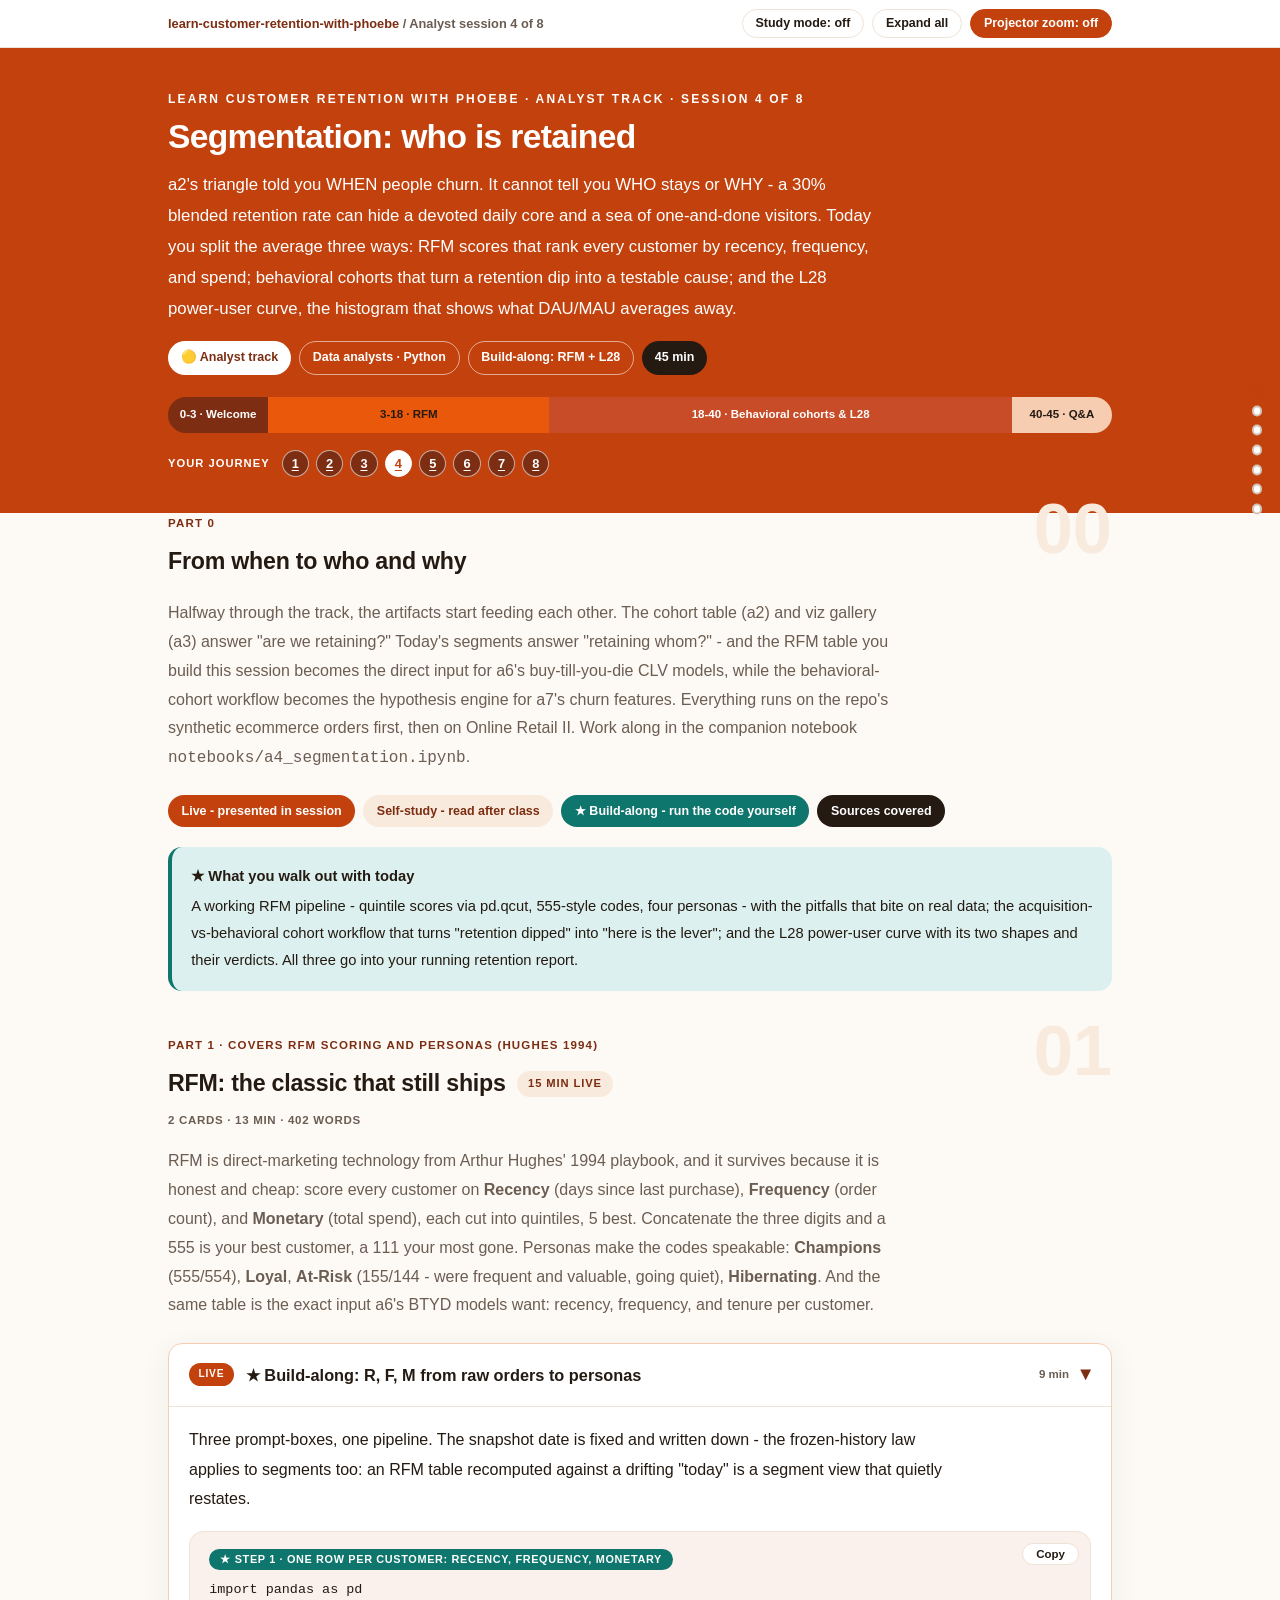
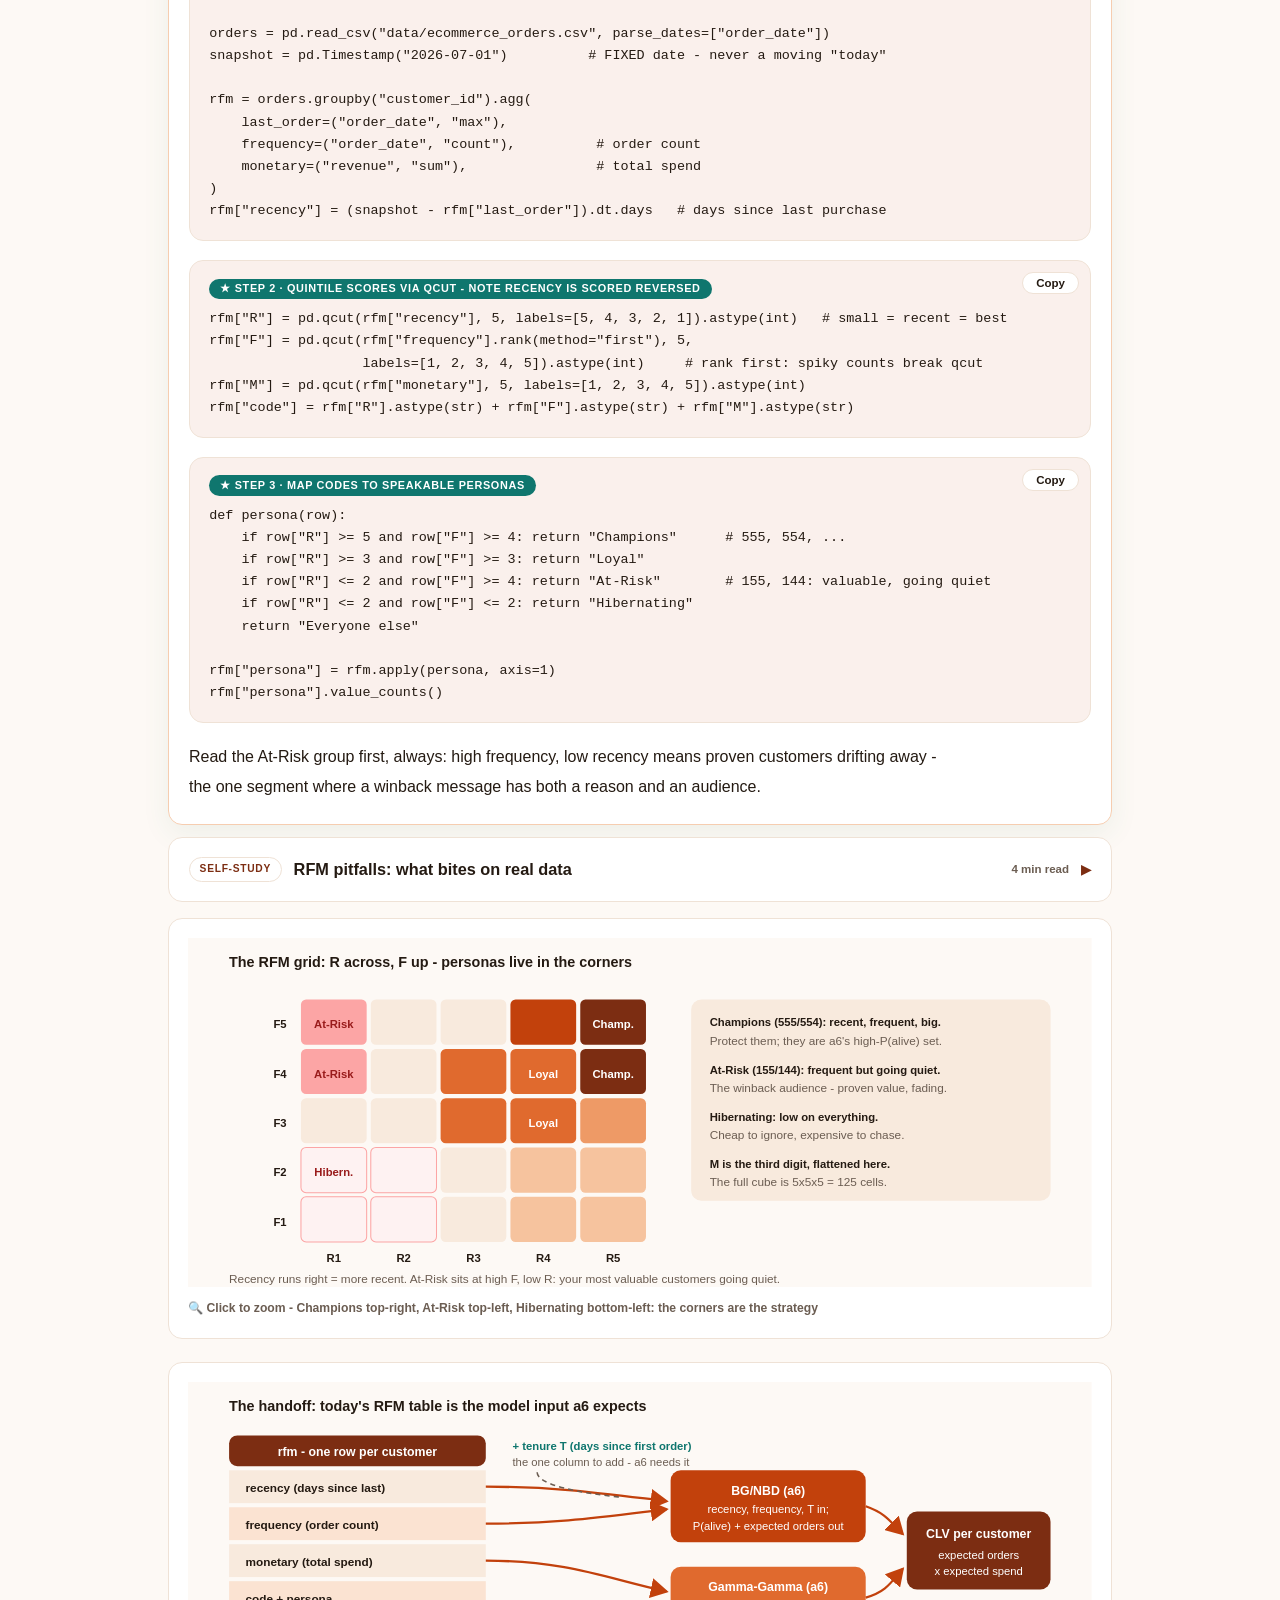
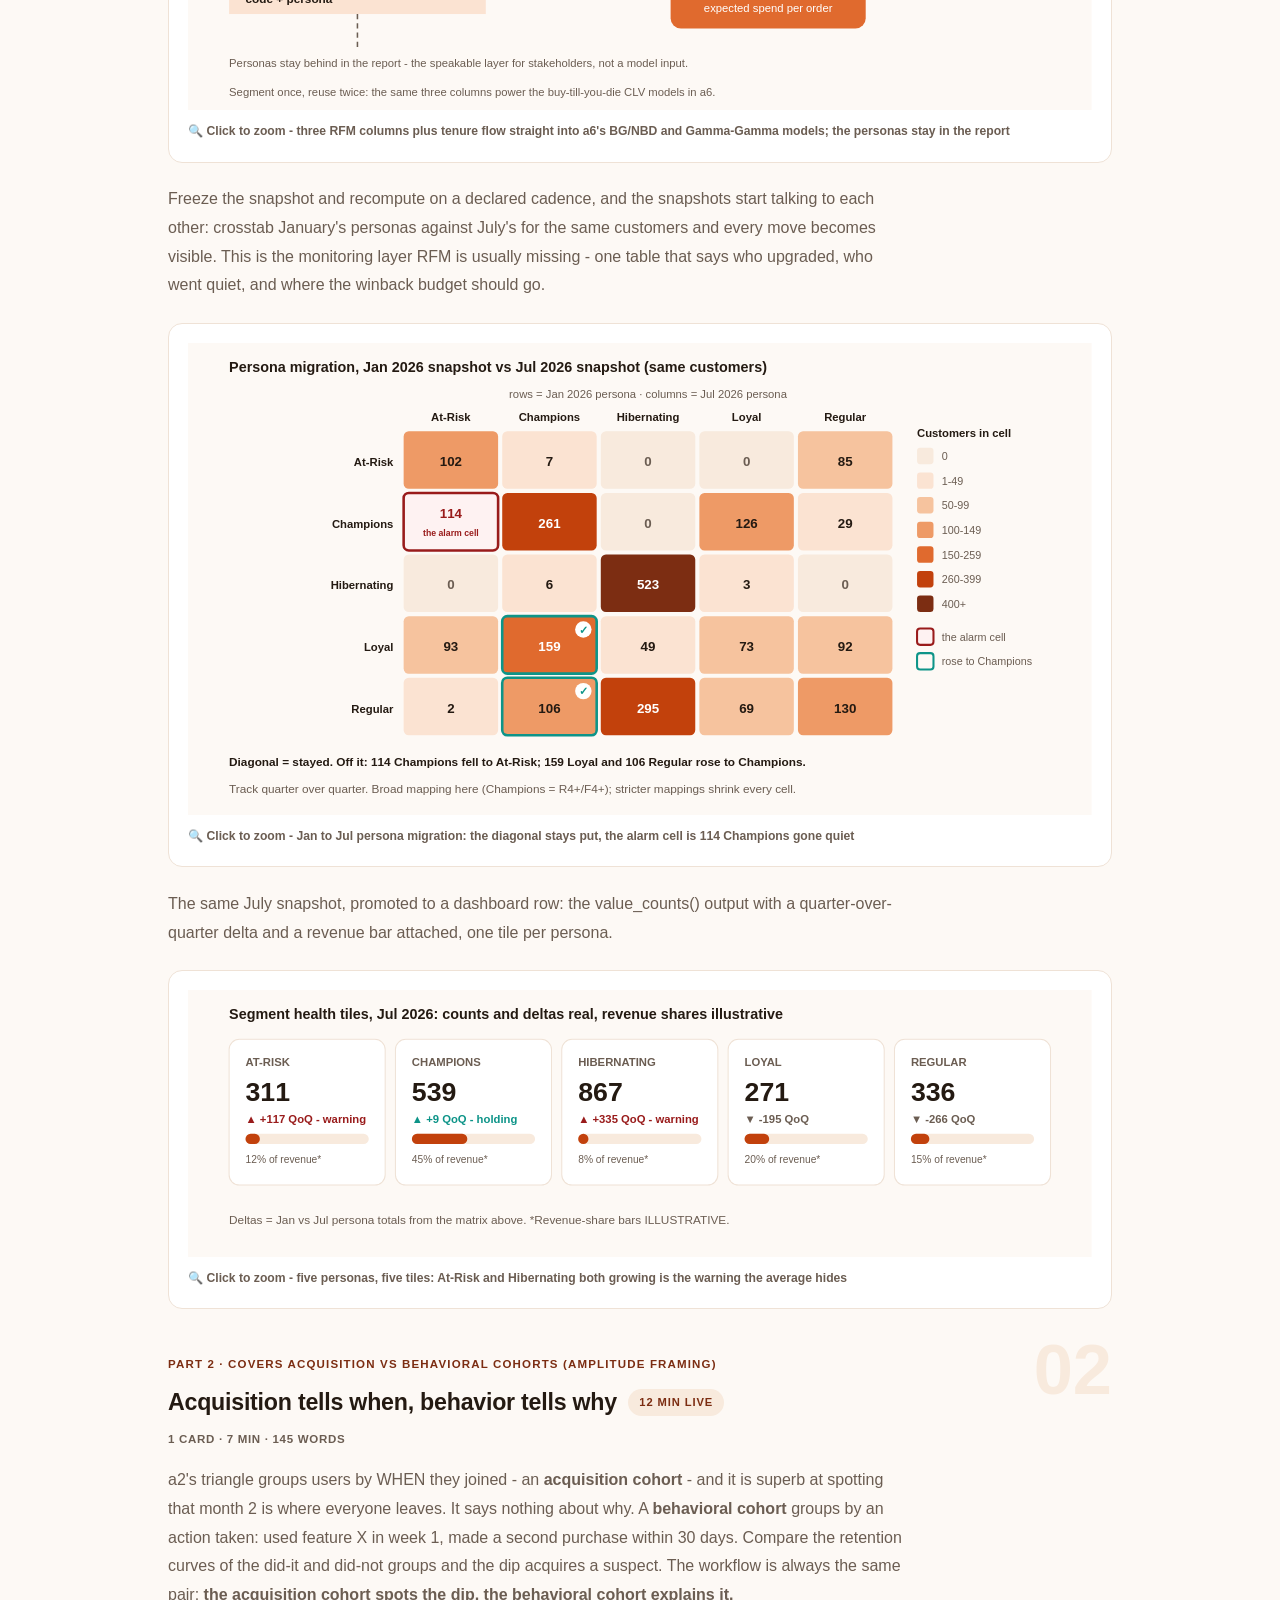
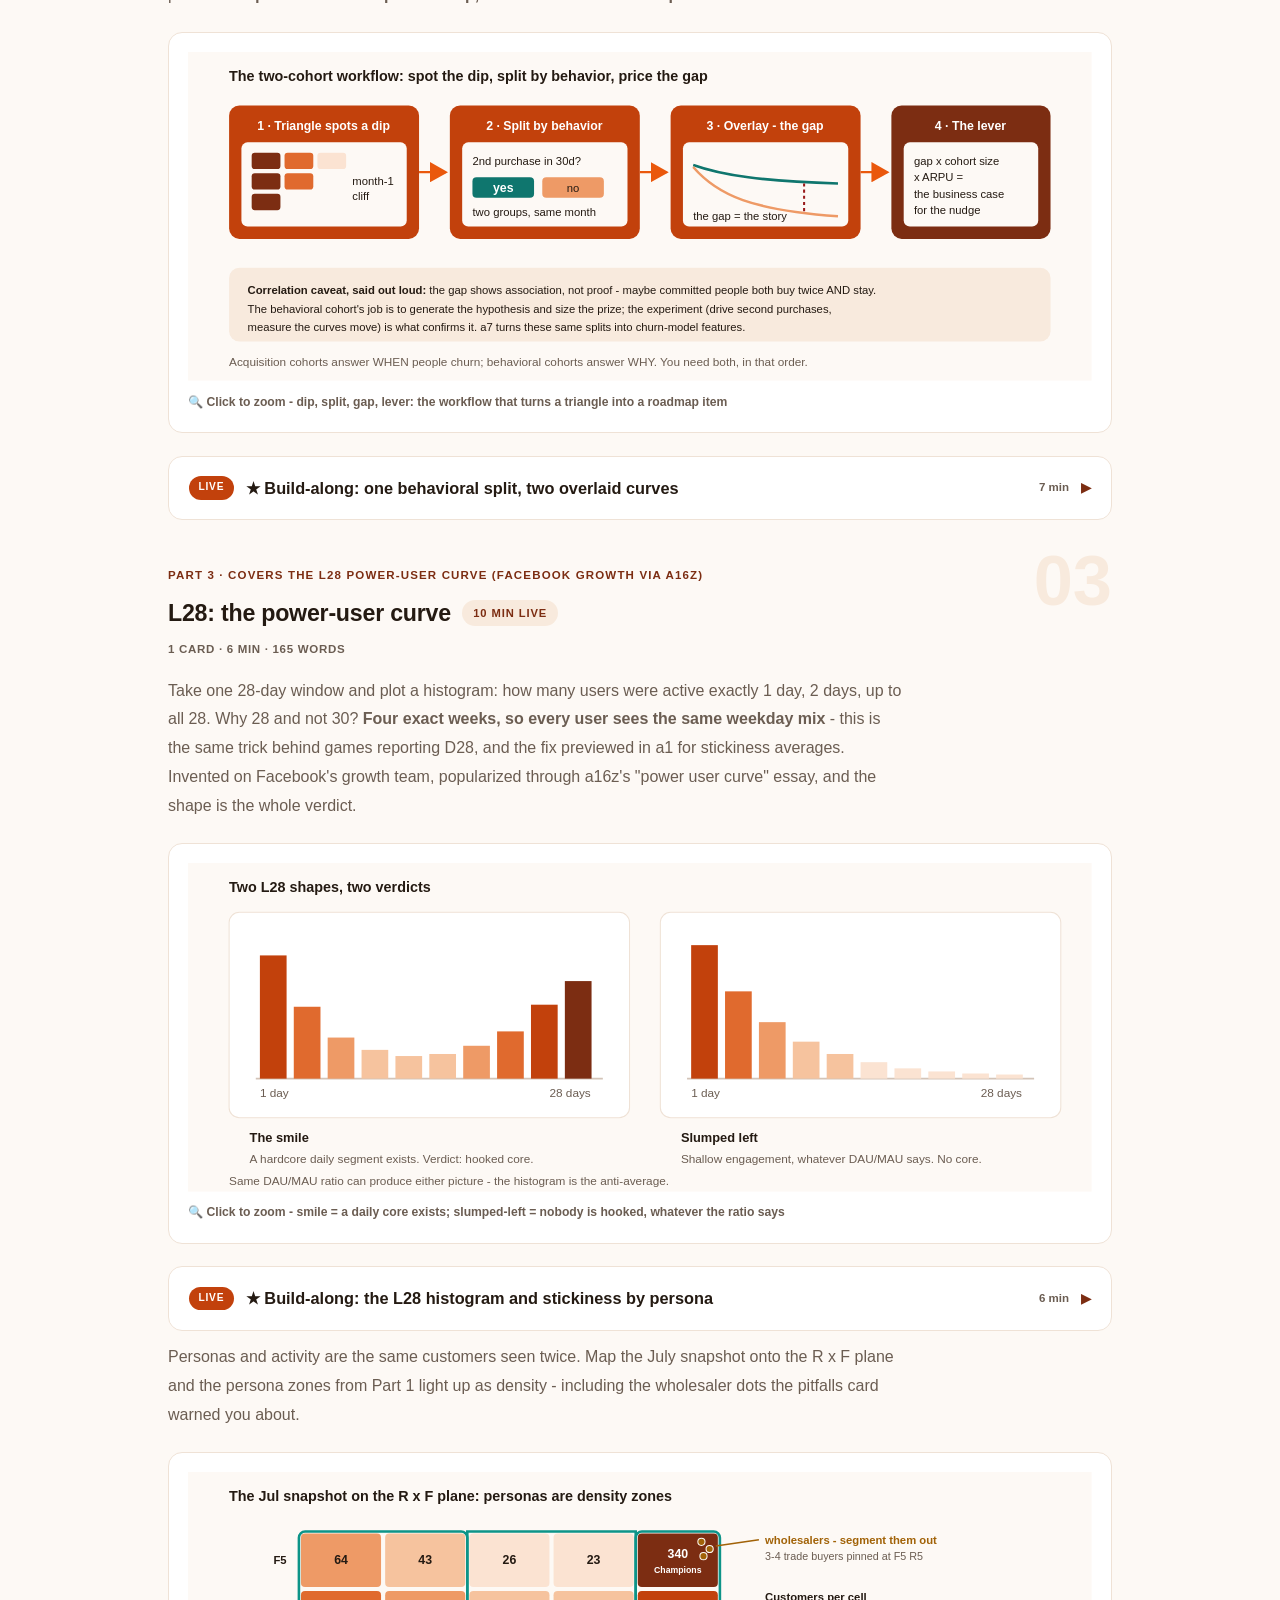
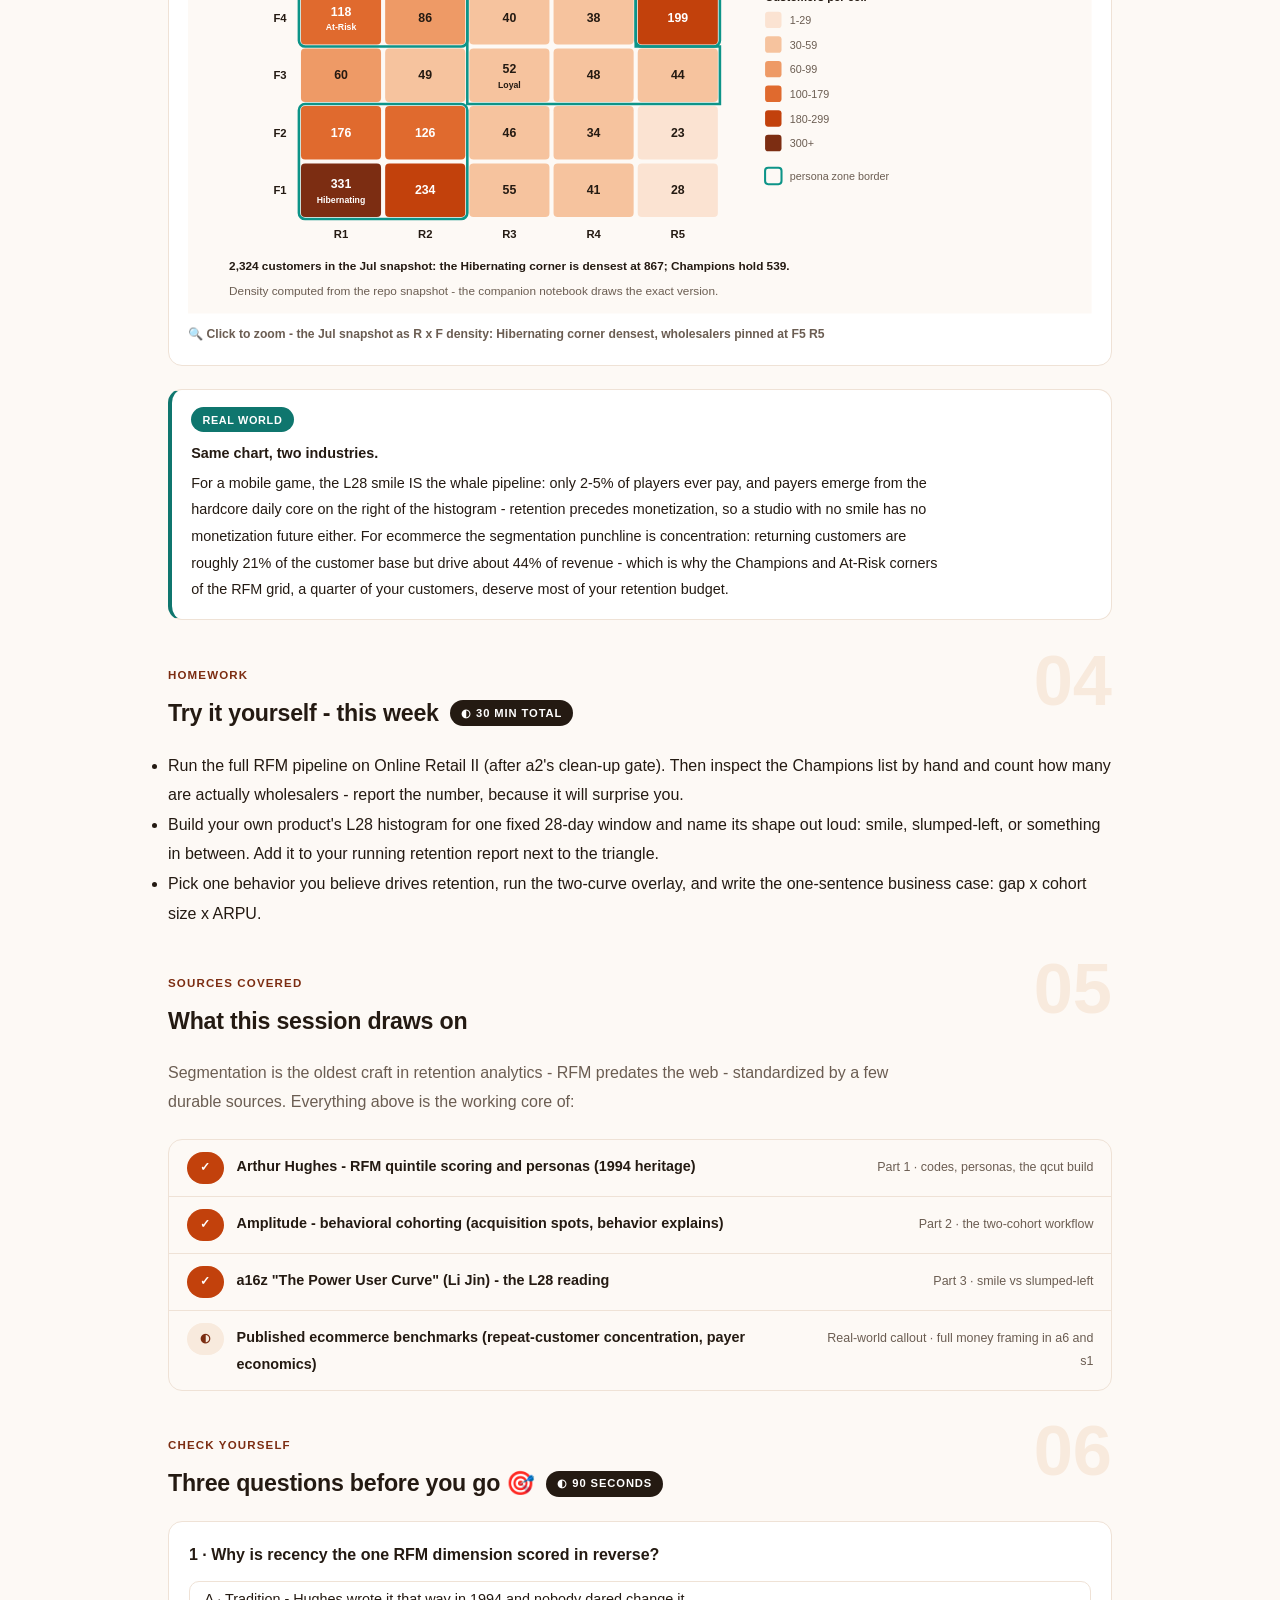
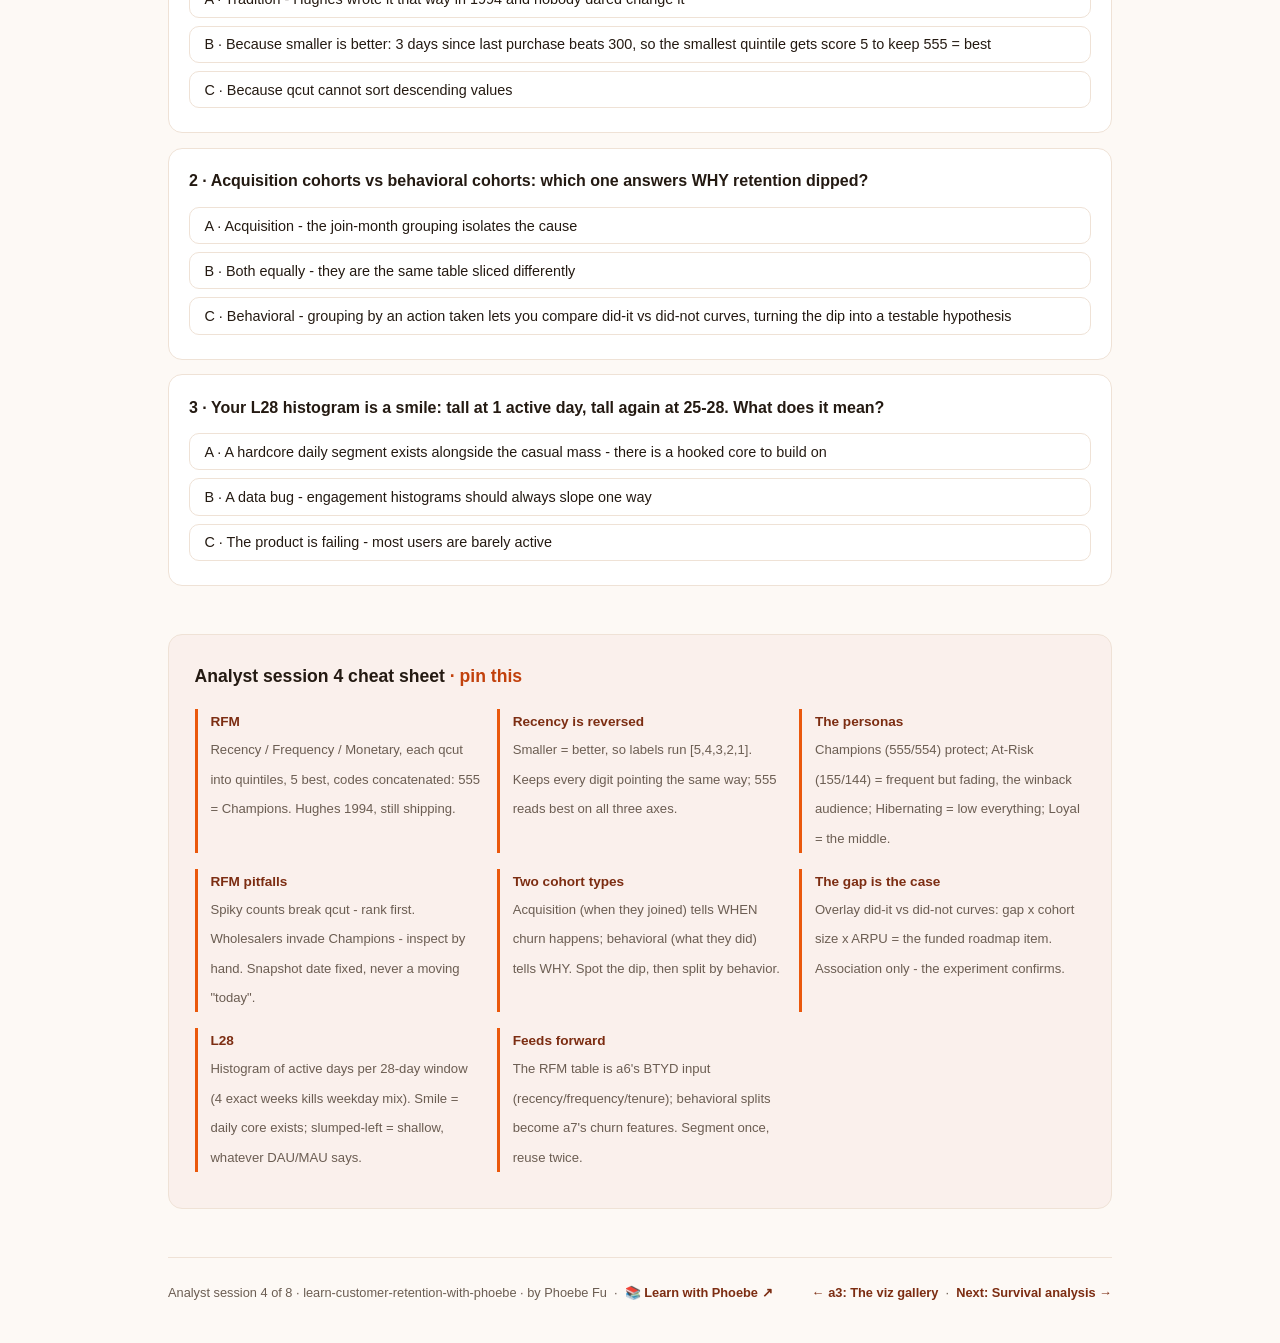
<file: courses/a4-segmentation-rfm.html>
<!DOCTYPE html>
<html lang="en">
<head>
<meta charset="UTF-8">
<meta name="viewport" content="width=device-width, initial-scale=1.0">
<!-- social:start -->
<meta name="description" content="Analyst session 4 of 8. Averages hide who is actually retained. Build RFM quintile scores and personas in pandas, split acquisition cohorts by behavior to find WHY people churn, and read the L28 power-user curve that DAU/MAU cannot show you.">
<meta property="og:type" content="article">
<meta property="og:site_name" content="Learn with Phoebe">
<meta property="og:title" content="Segmentation: who is retained - learn customer retention with phoebe">
<meta property="og:description" content="Analyst session 4 of 8. RFM scoring and personas via pd.qcut, acquisition vs behavioral cohorts, and the L28 power-user curve - the anti-average toolkit.">
<meta property="og:url" content="https://phoebefu6.github.io/learn-customer-retention-with-phoebe/courses/a4-segmentation-rfm.html">
<meta property="og:image" content="https://phoebefu6.github.io/learn-customer-retention-with-phoebe/assets/og-cover.png">
<meta property="og:image:width" content="1200">
<meta property="og:image:height" content="630">
<meta name="twitter:card" content="summary_large_image">
<meta name="twitter:title" content="Segmentation: who is retained - learn customer retention with phoebe">
<meta name="twitter:description" content="RFM scoring and personas via pd.qcut, acquisition vs behavioral cohorts, and the L28 power-user curve - the anti-average toolkit.">
<meta name="twitter:image" content="https://phoebefu6.github.io/learn-customer-retention-with-phoebe/assets/og-cover.png">
<!-- social:end -->
<title>Analyst session 4 · Segmentation: who is retained - learn customer retention with phoebe</title>
<link rel="stylesheet" href="../assets/style.css?v=22">
</head>
<body>

<div class="toolbar">
  <div class="wrap">
    <span class="crumb"><a href="../index.html">learn-customer-retention-with-phoebe</a> / Analyst session 4 of 8</span>
    <button class="btn" id="toggle-all" type="button">Expand all</button>
    <button class="btn primary" id="zoom-toggle" type="button">Projector zoom: off</button>
  </div>
</div>

<header class="masthead">
  <div class="wrap">
    <div class="eyebrow">Learn Customer Retention with Phoebe · Analyst track · Session 4 of 8</div>
    <h1>Segmentation: <span class="accent">who</span> is retained</h1>
    <p class="sub">a2's triangle told you WHEN people churn. It cannot tell you WHO stays or WHY - a 30% blended retention rate can hide a devoted daily core and a sea of one-and-done visitors. Today you split the average three ways: RFM scores that rank every customer by recency, frequency, and spend; behavioral cohorts that turn a retention dip into a testable cause; and the L28 power-user curve, the histogram that shows what DAU/MAU averages away.</p>
    <div class="chip-row">
      <span class="chip level">🟡 Analyst track</span>
      <span class="chip audience">Data analysts · Python</span>
      <span class="chip audience">Build-along: RFM + L28</span>
      <span class="chip time">45 min</span>
    </div>
    <div class="agenda">
      <span class="a1" style="flex:1">0-3 · Welcome</span>
      <span class="a2" style="flex:3">3-18 · RFM</span>
      <span class="a3" style="flex:5">18-40 · Behavioral cohorts &amp; L28</span>
      <span class="a4" style="flex:1">40-45 · Q&amp;A</span>
    </div>
  </div>
</header>

<main class="wrap">

  <!-- ============ INTRO ============ -->
  <section class="section" id="intro">
    <div class="section-kicker">
      <span class="klabel">Part 0</span>
      <h2>From when to who and why</h2>
    </div>
    <p class="lede">Halfway through the track, the artifacts start feeding each other. The cohort table (a2) and viz gallery (a3) answer "are we retaining?" Today's segments answer "retaining whom?" - and the RFM table you build this session becomes the direct input for a6's buy-till-you-die CLV models, while the behavioral-cohort workflow becomes the hypothesis engine for a7's churn features. Everything runs on the repo's synthetic ecommerce orders first, then on Online Retail II. Work along in the companion notebook <code>notebooks/a4_segmentation.ipynb</code>.</p>
    <div class="legend">
      <span class="pill solid">Live - presented in session</span>
      <span class="pill light">Self-study - read after class</span>
      <span class="pill peach">★ Build-along - run the code yourself</span>
      <span class="pill inkpill">Sources covered</span>
    </div>
    <div class="callout win">
      <strong>★ What you walk out with today</strong>
      A working RFM pipeline - quintile scores via pd.qcut, 555-style codes, four personas - with the pitfalls that bite on real data; the acquisition-vs-behavioral cohort workflow that turns "retention dipped" into "here is the lever"; and the L28 power-user curve with its two shapes and their verdicts. All three go into your running retention report.
    </div>
  </section>

  <!-- ============ PART 1: RFM ============ -->
  <section class="section" id="rfm">
    <div class="section-kicker">
      <span class="klabel">Part 1 · covers RFM scoring and personas (Hughes 1994)</span>
      <h2>RFM: the classic that still ships <span class="tag concept">15 min live</span></h2>
    </div>
    <p class="lede">RFM is direct-marketing technology from Arthur Hughes' 1994 playbook, and it survives because it is honest and cheap: score every customer on <strong>Recency</strong> (days since last purchase), <strong>Frequency</strong> (order count), and <strong>Monetary</strong> (total spend), each cut into quintiles, 5 best. Concatenate the three digits and a 555 is your best customer, a 111 your most gone. Personas make the codes speakable: <strong>Champions</strong> (555/554), <strong>Loyal</strong>, <strong>At-Risk</strong> (155/144 - were frequent and valuable, going quiet), <strong>Hibernating</strong>. And the same table is the exact input a6's BTYD models want: recency, frequency, and tenure per customer.</p>

    <details class="card" open>
      <summary><span class="mode live">Live</span>★ Build-along: R, F, M from raw orders to personas<span class="mini">9 min</span><span class="caret">▶</span></summary>
      <div class="body">
        <p>Three prompt-boxes, one pipeline. The snapshot date is fixed and written down - the frozen-history law applies to segments too: an RFM table recomputed against a drifting "today" is a segment view that quietly restates.</p>
        <div class="prompt-box good"><span class="label">★ Step 1 · one row per customer: recency, frequency, monetary</span>import pandas as pd

orders = pd.read_csv("data/ecommerce_orders.csv", parse_dates=["order_date"])
snapshot = pd.Timestamp("2026-07-01")          # FIXED date - never a moving "today"

rfm = orders.groupby("customer_id").agg(
    last_order=("order_date", "max"),
    frequency=("order_date", "count"),          # order count
    monetary=("revenue", "sum"),                # total spend
)
rfm["recency"] = (snapshot - rfm["last_order"]).dt.days   # days since last purchase</div>
        <div class="prompt-box good"><span class="label">★ Step 2 · quintile scores via qcut - note recency is scored REVERSED</span>rfm["R"] = pd.qcut(rfm["recency"], 5, labels=[5, 4, 3, 2, 1]).astype(int)   # small = recent = best
rfm["F"] = pd.qcut(rfm["frequency"].rank(method="first"), 5,
                   labels=[1, 2, 3, 4, 5]).astype(int)     # rank first: spiky counts break qcut
rfm["M"] = pd.qcut(rfm["monetary"], 5, labels=[1, 2, 3, 4, 5]).astype(int)
rfm["code"] = rfm["R"].astype(str) + rfm["F"].astype(str) + rfm["M"].astype(str)</div>
        <div class="prompt-box good"><span class="label">★ Step 3 · map codes to speakable personas</span>def persona(row):
    if row["R"] &gt;= 5 and row["F"] &gt;= 4: return "Champions"      # 555, 554, ...
    if row["R"] &gt;= 3 and row["F"] &gt;= 3: return "Loyal"
    if row["R"] &lt;= 2 and row["F"] &gt;= 4: return "At-Risk"        # 155, 144: valuable, going quiet
    if row["R"] &lt;= 2 and row["F"] &lt;= 2: return "Hibernating"
    return "Everyone else"

rfm["persona"] = rfm.apply(persona, axis=1)
rfm["persona"].value_counts()</div>
        <p>Read the At-Risk group first, always: high frequency, low recency means proven customers drifting away - the one segment where a winback message has both a reason and an audience.</p>
      </div>
    </details>

    <details class="card">
      <summary><span class="mode self">Self-study</span>RFM pitfalls: what bites on real data<span class="mini">4 min read</span><span class="caret">▶</span></summary>
      <div class="body">
        <ul>
          <li><strong>qcut chokes on spiky data.</strong> When half your customers have frequency = 1, quintile edges collide and <code>pd.qcut</code> raises duplicate-bin-edge errors. The fix is in step 2 above: rank first (<code>rank(method="first")</code>), then cut the ranks. You trade exactness of ties for a working pipeline.</li>
          <li><strong>Wholesalers land in Champions and eat your averages.</strong> The Online Retail II lesson from a2 returns: a handful of trade buyers who order weekly will occupy the top of every quintile and drag every per-segment average toward themselves. Inspect the top of the Champions list by hand before you report it - some of your "best customers" are businesses, not fans.</li>
          <li><strong>The snapshot date must be fixed.</strong> Recency computed against a moving "today" makes every customer drift one score-point downward per quiet week, so last month's segment counts are not comparable to this month's. Freeze the snapshot, version the table, and recompute on a declared cadence - frozen history, again.</li>
        </ul>
      </div>
    </details>

    <figure class="zoomable">
      <svg viewBox="0 0 880 340" xmlns="http://www.w3.org/2000/svg" role="img" aria-label="An RFM grid with recency scores 1 to 5 across the horizontal axis and frequency scores 1 to 5 up the vertical axis. Champions occupy the top right corner at recency 5 and high frequency. Loyal sits in the middle. At-Risk occupies high frequency but low recency at the top left. Hibernating occupies the bottom left. Monetary is the third digit, flattened out of this view.">
        <style>
          .a4rfT { font: 700 14px Inter, sans-serif; fill: #241A12; }
          .a4rfH { font: 700 11px Inter, sans-serif; fill: #241A12; }
          .a4rfW { font: 700 11px Inter, sans-serif; fill: #FFFFFF; }
          .a4rfR { font: 700 11px Inter, sans-serif; fill: #991B1B; }
          .a4rfB { font: 400 11.5px Inter, sans-serif; fill: #6B5D52; }
        </style>
        <rect x="0" y="0" width="880" height="340" fill="#FDF9F5"/>
        <text class="a4rfT" x="40" y="28">The RFM grid: R across, F up - personas live in the corners</text>

        <g>
          <rect x="110" y="60" width="64" height="44" rx="5" fill="#FCA5A5"/>
          <rect x="178" y="60" width="64" height="44" rx="5" fill="#F8EADD"/>
          <rect x="246" y="60" width="64" height="44" rx="5" fill="#F8EADD"/>
          <rect x="314" y="60" width="64" height="44" rx="5" fill="#C2410C"/>
          <rect x="382" y="60" width="64" height="44" rx="5" fill="#7C2D12"/>
          <rect x="110" y="108" width="64" height="44" rx="5" fill="#FCA5A5"/>
          <rect x="178" y="108" width="64" height="44" rx="5" fill="#F8EADD"/>
          <rect x="246" y="108" width="64" height="44" rx="5" fill="#E06A2E"/>
          <rect x="314" y="108" width="64" height="44" rx="5" fill="#E06A2E"/>
          <rect x="382" y="108" width="64" height="44" rx="5" fill="#7C2D12"/>
          <rect x="110" y="156" width="64" height="44" rx="5" fill="#F8EADD"/>
          <rect x="178" y="156" width="64" height="44" rx="5" fill="#F8EADD"/>
          <rect x="246" y="156" width="64" height="44" rx="5" fill="#E06A2E"/>
          <rect x="314" y="156" width="64" height="44" rx="5" fill="#E06A2E"/>
          <rect x="382" y="156" width="64" height="44" rx="5" fill="#EE9A66"/>
          <rect x="110" y="204" width="64" height="44" rx="5" fill="#FEF2F2" stroke="#FCA5A5"/>
          <rect x="178" y="204" width="64" height="44" rx="5" fill="#FEF2F2" stroke="#FCA5A5"/>
          <rect x="246" y="204" width="64" height="44" rx="5" fill="#F8EADD"/>
          <rect x="314" y="204" width="64" height="44" rx="5" fill="#F6C39E"/>
          <rect x="382" y="204" width="64" height="44" rx="5" fill="#F6C39E"/>
          <rect x="110" y="252" width="64" height="44" rx="5" fill="#FEF2F2" stroke="#FCA5A5"/>
          <rect x="178" y="252" width="64" height="44" rx="5" fill="#FEF2F2" stroke="#FCA5A5"/>
          <rect x="246" y="252" width="64" height="44" rx="5" fill="#F8EADD"/>
          <rect x="314" y="252" width="64" height="44" rx="5" fill="#F6C39E"/>
          <rect x="382" y="252" width="64" height="44" rx="5" fill="#F6C39E"/>
        </g>

        <text class="a4rfW" x="414" y="88" text-anchor="middle">Champ.</text>
        <text class="a4rfW" x="414" y="136" text-anchor="middle">Champ.</text>
        <text class="a4rfR" x="142" y="88" text-anchor="middle">At-Risk</text>
        <text class="a4rfR" x="142" y="136" text-anchor="middle">At-Risk</text>
        <text class="a4rfW" x="346" y="136" text-anchor="middle">Loyal</text>
        <text class="a4rfW" x="346" y="184" text-anchor="middle">Loyal</text>
        <text class="a4rfR" x="142" y="232" text-anchor="middle">Hibern.</text>

        <text class="a4rfH" x="96" y="88" text-anchor="end">F5</text>
        <text class="a4rfH" x="96" y="136" text-anchor="end">F4</text>
        <text class="a4rfH" x="96" y="184" text-anchor="end">F3</text>
        <text class="a4rfH" x="96" y="232" text-anchor="end">F2</text>
        <text class="a4rfH" x="96" y="280" text-anchor="end">F1</text>
        <text class="a4rfH" x="142" y="316" text-anchor="middle">R1</text>
        <text class="a4rfH" x="210" y="316" text-anchor="middle">R2</text>
        <text class="a4rfH" x="278" y="316" text-anchor="middle">R3</text>
        <text class="a4rfH" x="346" y="316" text-anchor="middle">R4</text>
        <text class="a4rfH" x="414" y="316" text-anchor="middle">R5</text>

        <rect x="490" y="60" width="350" height="196" rx="10" fill="#F8EADD"/>
        <text class="a4rfH" x="508" y="86">Champions (555/554): recent, frequent, big.</text>
        <text class="a4rfB" x="508" y="104">Protect them; they are a6's high-P(alive) set.</text>
        <text class="a4rfH" x="508" y="132">At-Risk (155/144): frequent but going quiet.</text>
        <text class="a4rfB" x="508" y="150">The winback audience - proven value, fading.</text>
        <text class="a4rfH" x="508" y="178">Hibernating: low on everything.</text>
        <text class="a4rfB" x="508" y="196">Cheap to ignore, expensive to chase.</text>
        <text class="a4rfH" x="508" y="224">M is the third digit, flattened here.</text>
        <text class="a4rfB" x="508" y="242">The full cube is 5x5x5 = 125 cells.</text>

        <text class="a4rfB" x="40" y="336">Recency runs right = more recent. At-Risk sits at high F, low R: your most valuable customers going quiet.</text>
      </svg>
      <figcaption>🔍 Click to zoom - Champions top-right, At-Risk top-left, Hibernating bottom-left: the corners are the strategy</figcaption>
    </figure>

    <figure class="zoomable">
      <svg viewBox="0 0 880 320" xmlns="http://www.w3.org/2000/svg" role="img" aria-label="The handoff from the RFM table to the buy-till-you-die models built in a6. Left: the rfm table with one row per customer and its columns recency, frequency, monetary, and code plus persona. Arrows carry recency and frequency, plus a tenure column computed from the first order date, into the BG/NBD model box, whose outputs are P(alive) and expected future orders. Another arrow carries monetary into the Gamma-Gamma model box, whose output is expected spend per order. Both model outputs combine into CLV per customer. A dashed note says the personas stay behind in the report as the speakable layer, not a model input.">
        <style>
          .a4btT { font: 700 14px Inter, sans-serif; fill: #241A12; }
          .a4btH { font: 700 12px Inter, sans-serif; fill: #FFFFFF; }
          .a4btC { font: 700 11.5px Inter, sans-serif; fill: #241A12; }
          .a4btB { font: 400 11px Inter, sans-serif; fill: #241A12; }
          .a4btW { font: 400 11px Inter, sans-serif; fill: #FFFFFF; }
          .a4btG { font: 700 11px Inter, sans-serif; fill: #0F766E; }
          .a4btN { font: 400 11px Inter, sans-serif; fill: #6B5D52; }
          .a4btA { stroke: #C2410C; stroke-width: 2.2; fill: none; marker-end: url(#a4btArr); }
          .a4btD { stroke: #6B5D52; stroke-width: 1.5; fill: none; stroke-dasharray: 5 4; }
        </style>
        <defs>
          <marker id="a4btArr" markerWidth="9" markerHeight="9" refX="7" refY="4.5" orient="auto"><path d="M0,0 L8,4.5 L0,9 z" fill="#C2410C"/></marker>
        </defs>
        <rect x="0" y="0" width="880" height="320" fill="#FDF9F5"/>
        <text class="a4btT" x="40" y="28">The handoff: today's RFM table is the model input a6 expects</text>

        <rect x="40" y="52" width="250" height="30" rx="8" fill="#7C2D12"/>
        <text class="a4btH" x="165" y="72" text-anchor="middle">rfm - one row per customer</text>
        <rect x="40" y="86" width="250" height="32" fill="#F8EADD"/>
        <text class="a4btC" x="56" y="107">recency (days since last)</text>
        <rect x="40" y="122" width="250" height="32" fill="#FBE3D2"/>
        <text class="a4btC" x="56" y="143">frequency (order count)</text>
        <rect x="40" y="158" width="250" height="32" fill="#F8EADD"/>
        <text class="a4btC" x="56" y="179">monetary (total spend)</text>
        <rect x="40" y="194" width="250" height="32" fill="#FBE3D2"/>
        <text class="a4btC" x="56" y="215">code + persona</text>

        <path class="a4btA" d="M290,102 C360,102 400,108 466,116"/>
        <path class="a4btA" d="M290,138 C360,138 400,132 466,124"/>
        <path class="a4btA" d="M290,174 C370,174 410,192 466,204"/>

        <text class="a4btG" x="316" y="66">+ tenure T (days since first order)</text>
        <text class="a4btN" x="316" y="82">the one column to add - a6 needs it</text>
        <path class="a4btD" d="M340,88 C340,100 380,108 420,112"/>

        <rect x="470" y="86" width="190" height="70" rx="10" fill="#C2410C"/>
        <text class="a4btH" x="565" y="110" text-anchor="middle">BG/NBD (a6)</text>
        <text class="a4btW" x="565" y="128" text-anchor="middle">recency, frequency, T in;</text>
        <text class="a4btW" x="565" y="144" text-anchor="middle">P(alive) + expected orders out</text>

        <rect x="470" y="180" width="190" height="60" rx="10" fill="#E06A2E"/>
        <text class="a4btH" x="565" y="204" text-anchor="middle">Gamma-Gamma (a6)</text>
        <text class="a4btW" x="565" y="224" text-anchor="middle">expected spend per order</text>

        <rect x="700" y="126" width="140" height="76" rx="10" fill="#7C2D12"/>
        <text class="a4btH" x="770" y="152" text-anchor="middle">CLV per customer</text>
        <text class="a4btW" x="770" y="172" text-anchor="middle">expected orders</text>
        <text class="a4btW" x="770" y="188" text-anchor="middle">x expected spend</text>

        <path class="a4btA" d="M660,121 C680,128 684,136 696,148"/>
        <path class="a4btA" d="M660,210 C680,204 684,196 696,182"/>

        <path class="a4btD" d="M165,226 L165,258"/>
        <text class="a4btN" x="40" y="278">Personas stay behind in the report - the speakable layer for stakeholders, not a model input.</text>
        <text class="a4btN" x="40" y="306">Segment once, reuse twice: the same three columns power the buy-till-you-die CLV models in a6.</text>
      </svg>
      <figcaption>🔍 Click to zoom - three RFM columns plus tenure flow straight into a6's BG/NBD and Gamma-Gamma models; the personas stay in the report</figcaption>
    </figure>

    <p class="lede">Freeze the snapshot and recompute on a declared cadence, and the snapshots start talking to each other: crosstab January's personas against July's for the same customers and every move becomes visible. This is the monitoring layer RFM is usually missing - one table that says who upgraded, who went quiet, and where the winback budget should go.</p>

    <figure class="zoomable">
      <svg viewBox="0 0 880 460" xmlns="http://www.w3.org/2000/svg" role="img" aria-label="A 5 by 5 persona migration matrix crossing January 2026 personas as rows against July 2026 personas as columns for the same retail customers. The diagonal holds the stayers, led by 523 Hibernating who stayed Hibernating and 261 Champions who stayed Champions. The alarm cell shows 114 January Champions landing in At-Risk by July. Two good cells are ticked in teal: 159 Loyal and 106 Regular customers rose to Champions.">
        <style>
          .a4mmT { font: 700 14px Inter, sans-serif; fill: #241A12; }
          .a4mmS { font: 400 11px Inter, sans-serif; fill: #6B5D52; }
          .a4mmH { font: 700 11px Inter, sans-serif; fill: #241A12; }
          .a4mmC { font: 700 13px Inter, sans-serif; fill: #241A12; }
          .a4mmW { font: 700 13px Inter, sans-serif; fill: #FFFFFF; }
          .a4mmZ { font: 700 13px Inter, sans-serif; fill: #6B5D52; }
          .a4mmR { font: 700 13px Inter, sans-serif; fill: #991B1B; }
          .a4mmA { font: 600 8.5px Inter, sans-serif; fill: #991B1B; }
          .a4mmL { font: 400 10.5px Inter, sans-serif; fill: #6B5D52; }
          .a4mmB { font: 700 11.5px Inter, sans-serif; fill: #241A12; }
          .a4mmN { font: 400 11.5px Inter, sans-serif; fill: #6B5D52; }
        </style>
        <rect x="0" y="0" width="880" height="460" fill="#FDF9F5"/>
        <text class="a4mmT" x="40" y="28">Persona migration, Jan 2026 snapshot vs Jul 2026 snapshot (same customers)</text>
        <text class="a4mmS" x="448" y="54" text-anchor="middle">rows = Jan 2026 persona · columns = Jul 2026 persona</text>

        <text class="a4mmH" x="256" y="76" text-anchor="middle">At-Risk</text>
        <text class="a4mmH" x="352" y="76" text-anchor="middle">Champions</text>
        <text class="a4mmH" x="448" y="76" text-anchor="middle">Hibernating</text>
        <text class="a4mmH" x="544" y="76" text-anchor="middle">Loyal</text>
        <text class="a4mmH" x="640" y="76" text-anchor="middle">Regular</text>

        <text class="a4mmH" x="200" y="120" text-anchor="end">At-Risk</text>
        <text class="a4mmH" x="200" y="180" text-anchor="end">Champions</text>
        <text class="a4mmH" x="200" y="240" text-anchor="end">Hibernating</text>
        <text class="a4mmH" x="200" y="300" text-anchor="end">Loyal</text>
        <text class="a4mmH" x="200" y="360" text-anchor="end">Regular</text>

        <rect x="210" y="86" width="92" height="56" rx="5" fill="#EE9A66"/>
        <rect x="306" y="86" width="92" height="56" rx="5" fill="#FBE3D2"/>
        <rect x="402" y="86" width="92" height="56" rx="5" fill="#F8EADD"/>
        <rect x="498" y="86" width="92" height="56" rx="5" fill="#F8EADD"/>
        <rect x="594" y="86" width="92" height="56" rx="5" fill="#F6C39E"/>
        <text class="a4mmC" x="256" y="120" text-anchor="middle">102</text>
        <text class="a4mmC" x="352" y="120" text-anchor="middle">7</text>
        <text class="a4mmZ" x="448" y="120" text-anchor="middle">0</text>
        <text class="a4mmZ" x="544" y="120" text-anchor="middle">0</text>
        <text class="a4mmC" x="640" y="120" text-anchor="middle">85</text>

        <rect x="210" y="146" width="92" height="56" rx="5" fill="#FEF2F2" stroke="#991B1B" stroke-width="2.5"/>
        <rect x="306" y="146" width="92" height="56" rx="5" fill="#C2410C"/>
        <rect x="402" y="146" width="92" height="56" rx="5" fill="#F8EADD"/>
        <rect x="498" y="146" width="92" height="56" rx="5" fill="#EE9A66"/>
        <rect x="594" y="146" width="92" height="56" rx="5" fill="#FBE3D2"/>
        <text class="a4mmR" x="256" y="170" text-anchor="middle">114</text>
        <text class="a4mmA" x="256" y="188" text-anchor="middle">the alarm cell</text>
        <text class="a4mmW" x="352" y="180" text-anchor="middle">261</text>
        <text class="a4mmZ" x="448" y="180" text-anchor="middle">0</text>
        <text class="a4mmC" x="544" y="180" text-anchor="middle">126</text>
        <text class="a4mmC" x="640" y="180" text-anchor="middle">29</text>

        <rect x="210" y="206" width="92" height="56" rx="5" fill="#F8EADD"/>
        <rect x="306" y="206" width="92" height="56" rx="5" fill="#FBE3D2"/>
        <rect x="402" y="206" width="92" height="56" rx="5" fill="#7C2D12"/>
        <rect x="498" y="206" width="92" height="56" rx="5" fill="#FBE3D2"/>
        <rect x="594" y="206" width="92" height="56" rx="5" fill="#F8EADD"/>
        <text class="a4mmZ" x="256" y="240" text-anchor="middle">0</text>
        <text class="a4mmC" x="352" y="240" text-anchor="middle">6</text>
        <text class="a4mmW" x="448" y="240" text-anchor="middle">523</text>
        <text class="a4mmC" x="544" y="240" text-anchor="middle">3</text>
        <text class="a4mmZ" x="640" y="240" text-anchor="middle">0</text>

        <rect x="210" y="266" width="92" height="56" rx="5" fill="#F6C39E"/>
        <rect x="306" y="266" width="92" height="56" rx="5" fill="#E06A2E" stroke="#0D9488" stroke-width="2.5"/>
        <rect x="402" y="266" width="92" height="56" rx="5" fill="#FBE3D2"/>
        <rect x="498" y="266" width="92" height="56" rx="5" fill="#F6C39E"/>
        <rect x="594" y="266" width="92" height="56" rx="5" fill="#F6C39E"/>
        <text class="a4mmC" x="256" y="300" text-anchor="middle">93</text>
        <text class="a4mmW" x="352" y="300" text-anchor="middle">159</text>
        <circle cx="385" cy="279" r="8" fill="#FFFFFF"/>
        <text x="385" y="283" text-anchor="middle" style="font:700 11px Inter,sans-serif;fill:#0D9488">✓</text>
        <text class="a4mmC" x="448" y="300" text-anchor="middle">49</text>
        <text class="a4mmC" x="544" y="300" text-anchor="middle">73</text>
        <text class="a4mmC" x="640" y="300" text-anchor="middle">92</text>

        <rect x="210" y="326" width="92" height="56" rx="5" fill="#FBE3D2"/>
        <rect x="306" y="326" width="92" height="56" rx="5" fill="#EE9A66" stroke="#0D9488" stroke-width="2.5"/>
        <rect x="402" y="326" width="92" height="56" rx="5" fill="#C2410C"/>
        <rect x="498" y="326" width="92" height="56" rx="5" fill="#F6C39E"/>
        <rect x="594" y="326" width="92" height="56" rx="5" fill="#EE9A66"/>
        <text class="a4mmC" x="256" y="360" text-anchor="middle">2</text>
        <text class="a4mmC" x="352" y="360" text-anchor="middle">106</text>
        <circle cx="385" cy="339" r="8" fill="#FFFFFF"/>
        <text x="385" y="343" text-anchor="middle" style="font:700 11px Inter,sans-serif;fill:#0D9488">✓</text>
        <text class="a4mmW" x="448" y="360" text-anchor="middle">295</text>
        <text class="a4mmC" x="544" y="360" text-anchor="middle">69</text>
        <text class="a4mmC" x="640" y="360" text-anchor="middle">130</text>

        <text class="a4mmH" x="710" y="92">Customers in cell</text>
        <rect x="710" y="102" width="16" height="16" rx="3" fill="#F8EADD"/><text class="a4mmL" x="734" y="114">0</text>
        <rect x="710" y="126" width="16" height="16" rx="3" fill="#FBE3D2"/><text class="a4mmL" x="734" y="138">1-49</text>
        <rect x="710" y="150" width="16" height="16" rx="3" fill="#F6C39E"/><text class="a4mmL" x="734" y="162">50-99</text>
        <rect x="710" y="174" width="16" height="16" rx="3" fill="#EE9A66"/><text class="a4mmL" x="734" y="186">100-149</text>
        <rect x="710" y="198" width="16" height="16" rx="3" fill="#E06A2E"/><text class="a4mmL" x="734" y="210">150-259</text>
        <rect x="710" y="222" width="16" height="16" rx="3" fill="#C2410C"/><text class="a4mmL" x="734" y="234">260-399</text>
        <rect x="710" y="246" width="16" height="16" rx="3" fill="#7C2D12"/><text class="a4mmL" x="734" y="258">400+</text>
        <rect x="710" y="278" width="16" height="16" rx="3" fill="#FEF2F2" stroke="#991B1B" stroke-width="2"/><text class="a4mmL" x="734" y="290">the alarm cell</text>
        <rect x="710" y="302" width="16" height="16" rx="3" fill="#FDF9F5" stroke="#0D9488" stroke-width="2"/><text class="a4mmL" x="734" y="314">rose to Champions</text>

        <text class="a4mmB" x="40" y="412">Diagonal = stayed. Off it: 114 Champions fell to At-Risk; 159 Loyal and 106 Regular rose to Champions.</text>
        <text class="a4mmN" x="40" y="438">Track quarter over quarter. Broad mapping here (Champions = R4+/F4+); stricter mappings shrink every cell.</text>
      </svg>
      <figcaption>🔍 Click to zoom - Jan to Jul persona migration: the diagonal stays put, the alarm cell is 114 Champions gone quiet</figcaption>
    </figure>

    <p class="lede">The same July snapshot, promoted to a dashboard row: the value_counts() output with a quarter-over-quarter delta and a revenue bar attached, one tile per persona.</p>

    <figure class="zoomable">
      <svg viewBox="0 0 880 260" xmlns="http://www.w3.org/2000/svg" role="img" aria-label="Five stat tiles for the July 2026 personas. At-Risk 311 customers, up 117 quarter over quarter, a warning. Champions 539, up 9. Hibernating 867, up 335, a warning. Loyal 271, down 195. Regular 336, down 266. Each tile carries an illustrative revenue share bar: Champions around 45 percent, Loyal 20, Regular 15, At-Risk 12, Hibernating 8.">
        <style>
          .a4stT { font: 700 14px Inter, sans-serif; fill: #241A12; }
          .a4stP { font: 600 11px Inter, sans-serif; fill: #6B5D52; }
          .a4stC { font: 700 26px Inter, sans-serif; fill: #241A12; }
          .a4stU { font: 700 11px Inter, sans-serif; fill: #991B1B; }
          .a4stG { font: 700 11px Inter, sans-serif; fill: #0D9488; }
          .a4stD { font: 700 11px Inter, sans-serif; fill: #6B5D52; }
          .a4stS { font: 400 10px Inter, sans-serif; fill: #6B5D52; }
          .a4stN { font: 400 11.5px Inter, sans-serif; fill: #6B5D52; }
        </style>
        <rect x="0" y="0" width="880" height="260" fill="#FDF9F5"/>
        <text class="a4stT" x="40" y="28">Segment health tiles, Jul 2026: counts and deltas real, revenue shares illustrative</text>

        <rect x="40" y="48" width="152" height="142" rx="10" fill="#FFFFFF" stroke="#EFE2D6"/>
        <text class="a4stP" x="56" y="74">AT-RISK</text>
        <text class="a4stC" x="56" y="108">311</text>
        <text class="a4stU" x="56" y="130">▲ +117 QoQ - warning</text>
        <rect x="56" y="140" width="120" height="10" rx="5" fill="#F8EADD"/>
        <rect x="56" y="140" width="14" height="10" rx="5" fill="#C2410C"/>
        <text class="a4stS" x="56" y="168">12% of revenue*</text>

        <rect x="202" y="48" width="152" height="142" rx="10" fill="#FFFFFF" stroke="#EFE2D6"/>
        <text class="a4stP" x="218" y="74">CHAMPIONS</text>
        <text class="a4stC" x="218" y="108">539</text>
        <text class="a4stG" x="218" y="130">▲ +9 QoQ - holding</text>
        <rect x="218" y="140" width="120" height="10" rx="5" fill="#F8EADD"/>
        <rect x="218" y="140" width="54" height="10" rx="5" fill="#C2410C"/>
        <text class="a4stS" x="218" y="168">45% of revenue*</text>

        <rect x="364" y="48" width="152" height="142" rx="10" fill="#FFFFFF" stroke="#EFE2D6"/>
        <text class="a4stP" x="380" y="74">HIBERNATING</text>
        <text class="a4stC" x="380" y="108">867</text>
        <text class="a4stU" x="380" y="130">▲ +335 QoQ - warning</text>
        <rect x="380" y="140" width="120" height="10" rx="5" fill="#F8EADD"/>
        <rect x="380" y="140" width="10" height="10" rx="5" fill="#C2410C"/>
        <text class="a4stS" x="380" y="168">8% of revenue*</text>

        <rect x="526" y="48" width="152" height="142" rx="10" fill="#FFFFFF" stroke="#EFE2D6"/>
        <text class="a4stP" x="542" y="74">LOYAL</text>
        <text class="a4stC" x="542" y="108">271</text>
        <text class="a4stD" x="542" y="130">▼ -195 QoQ</text>
        <rect x="542" y="140" width="120" height="10" rx="5" fill="#F8EADD"/>
        <rect x="542" y="140" width="24" height="10" rx="5" fill="#C2410C"/>
        <text class="a4stS" x="542" y="168">20% of revenue*</text>

        <rect x="688" y="48" width="152" height="142" rx="10" fill="#FFFFFF" stroke="#EFE2D6"/>
        <text class="a4stP" x="704" y="74">REGULAR</text>
        <text class="a4stC" x="704" y="108">336</text>
        <text class="a4stD" x="704" y="130">▼ -266 QoQ</text>
        <rect x="704" y="140" width="120" height="10" rx="5" fill="#F8EADD"/>
        <rect x="704" y="140" width="18" height="10" rx="5" fill="#C2410C"/>
        <text class="a4stS" x="704" y="168">15% of revenue*</text>

        <text class="a4stN" x="40" y="228">Deltas = Jan vs Jul persona totals from the matrix above. *Revenue-share bars ILLUSTRATIVE.</text>
      </svg>
      <figcaption>🔍 Click to zoom - five personas, five tiles: At-Risk and Hibernating both growing is the warning the average hides</figcaption>
    </figure>
  </section>

  <!-- ============ PART 2: BEHAVIORAL COHORTS ============ -->
  <section class="section" id="behavioral">
    <div class="section-kicker">
      <span class="klabel">Part 2 · covers acquisition vs behavioral cohorts (Amplitude framing)</span>
      <h2>Acquisition tells when, behavior tells why <span class="tag concept">12 min live</span></h2>
    </div>
    <p class="lede">a2's triangle groups users by WHEN they joined - an <strong>acquisition cohort</strong> - and it is superb at spotting that month 2 is where everyone leaves. It says nothing about why. A <strong>behavioral cohort</strong> groups by an action taken: used feature X in week 1, made a second purchase within 30 days. Compare the retention curves of the did-it and did-not groups and the dip acquires a suspect. The workflow is always the same pair: <strong>the acquisition cohort spots the dip, the behavioral cohort explains it.</strong></p>

    <figure class="zoomable">
      <svg viewBox="0 0 880 320" xmlns="http://www.w3.org/2000/svg" role="img" aria-label="A four stage workflow. Stage one: the acquisition triangle shows a retention dip. Stage two: split the cohort by a behavior, such as second purchase within 30 days, yes or no. Stage three: overlay the two retention curves and see the gap between them. Stage four: the gap times cohort size times revenue per user is the business case for the lever.">
        <style>
          .a4wfT { font: 700 14px Inter, sans-serif; fill: #241A12; }
          .a4wfH { font: 700 12px Inter, sans-serif; fill: #FFFFFF; }
          .a4wfB { font: 400 11px Inter, sans-serif; fill: #241A12; }
          .a4wfN { font: 400 11.5px Inter, sans-serif; fill: #6B5D52; }
          .a4wfA { stroke: #EA580C; stroke-width: 2.2; fill: none; marker-end: url(#a4wfArr); }
        </style>
        <defs>
          <marker id="a4wfArr" markerWidth="9" markerHeight="9" refX="7" refY="4.5" orient="auto">
            <path d="M0,0 L8,4.5 L0,9 z" fill="#EA580C"/>
          </marker>
        </defs>
        <rect x="0" y="0" width="880" height="320" fill="#FDF9F5"/>
        <text class="a4wfT" x="40" y="28">The two-cohort workflow: spot the dip, split by behavior, price the gap</text>

        <rect x="40" y="52" width="185" height="130" rx="10" fill="#C2410C"/>
        <text class="a4wfH" x="132" y="76" text-anchor="middle">1 · Triangle spots a dip</text>
        <rect x="52" y="88" width="161" height="82" rx="6" fill="#FDF9F5"/>
        <g>
          <rect x="62" y="98" width="28" height="16" rx="3" fill="#7C2D12"/>
          <rect x="94" y="98" width="28" height="16" rx="3" fill="#E06A2E"/>
          <rect x="126" y="98" width="28" height="16" rx="3" fill="#FBE3D2"/>
          <rect x="62" y="118" width="28" height="16" rx="3" fill="#7C2D12"/>
          <rect x="94" y="118" width="28" height="16" rx="3" fill="#E06A2E"/>
          <rect x="62" y="138" width="28" height="16" rx="3" fill="#7C2D12"/>
        </g>
        <text class="a4wfB" x="160" y="130">month-1</text>
        <text class="a4wfB" x="160" y="144">cliff</text>

        <rect x="255" y="52" width="185" height="130" rx="10" fill="#C2410C"/>
        <text class="a4wfH" x="347" y="76" text-anchor="middle">2 · Split by behavior</text>
        <rect x="267" y="88" width="161" height="82" rx="6" fill="#FDF9F5"/>
        <text class="a4wfB" x="277" y="110">2nd purchase in 30d?</text>
        <rect x="277" y="122" width="60" height="20" rx="4" fill="#0F766E"/>
        <text class="a4wfH" x="307" y="136" text-anchor="middle">yes</text>
        <rect x="345" y="122" width="60" height="20" rx="4" fill="#EE9A66"/>
        <text class="a4wfB" x="375" y="136" text-anchor="middle">no</text>
        <text class="a4wfB" x="277" y="160">two groups, same month</text>

        <rect x="470" y="52" width="185" height="130" rx="10" fill="#C2410C"/>
        <text class="a4wfH" x="562" y="76" text-anchor="middle">3 · Overlay - the gap</text>
        <rect x="482" y="88" width="161" height="82" rx="6" fill="#FDF9F5"/>
        <path d="M492,110 C520,120 560,126 633,128" fill="none" stroke="#0F766E" stroke-width="2.5"/>
        <path d="M492,112 C516,140 550,154 633,160" fill="none" stroke="#EE9A66" stroke-width="2.5"/>
        <line x1="600" y1="128" x2="600" y2="158" stroke="#991B1B" stroke-width="2" stroke-dasharray="3 3"/>
        <text class="a4wfB" x="492" y="164">the gap = the story</text>

        <rect x="685" y="52" width="155" height="130" rx="10" fill="#7C2D12"/>
        <text class="a4wfH" x="762" y="76" text-anchor="middle">4 · The lever</text>
        <rect x="697" y="88" width="131" height="82" rx="6" fill="#FDF9F5"/>
        <text class="a4wfB" x="707" y="110">gap x cohort size</text>
        <text class="a4wfB" x="707" y="126">x ARPU =</text>
        <text class="a4wfB" x="707" y="142">the business case</text>
        <text class="a4wfB" x="707" y="158">for the nudge</text>

        <path class="a4wfA" d="M225,117 L251,117"/>
        <path class="a4wfA" d="M440,117 L466,117"/>
        <path class="a4wfA" d="M655,117 L681,117"/>

        <rect x="40" y="210" width="800" height="72" rx="10" fill="#F8EADD"/>
        <text class="a4wfB" x="58" y="236"><tspan style="font-weight:700">Correlation caveat, said out loud:</tspan> the gap shows association, not proof - maybe committed people both buy twice AND stay.</text>
        <text class="a4wfB" x="58" y="254">The behavioral cohort's job is to generate the hypothesis and size the prize; the experiment (drive second purchases,</text>
        <text class="a4wfB" x="58" y="272">measure the curves move) is what confirms it. a7 turns these same splits into churn-model features.</text>
        <text class="a4wfN" x="40" y="306">Acquisition cohorts answer WHEN people churn; behavioral cohorts answer WHY. You need both, in that order.</text>
      </svg>
      <figcaption>🔍 Click to zoom - dip, split, gap, lever: the workflow that turns a triangle into a roadmap item</figcaption>
    </figure>

    <details class="card">
      <summary><span class="mode live">Live</span>★ Build-along: one behavioral split, two overlaid curves<span class="mini">7 min</span><span class="caret">▶</span></summary>
      <div class="body">
        <p>The ecommerce classic: does a second purchase within 30 days predict long-run retention? Flag each customer, then run a2's recipe once per group and overlay.</p>
        <div class="prompt-box good"><span class="label">★ Flag the behavior, then compare retention curves per group</span>first = orders.groupby("customer_id")["order_date"].min().rename("first_order")
o = orders.join(first, on="customer_id")
o["days_since_first"] = (o["order_date"] - o["first_order"]).dt.days

second_in_30 = (o[o["days_since_first"].between(1, 30)]
                .groupby("customer_id").size() &gt; 0)
o["repeat30"] = o["customer_id"].map(second_in_30).fillna(False)

o["order_month"] = o["order_date"].dt.to_period("M")
o["cohort"] = o["first_order"].dt.to_period("M")
o["period"] = (o["order_month"] - o["cohort"]).apply(lambda d: d.n)

curves = (o.groupby(["repeat30", "period"])["customer_id"]
            .nunique().unstack(0))
curves = curves.divide(curves.iloc[0], axis=1)       # period 0 = 100% per group
curves.plot(figsize=(10, 5), ylim=(0, 1),
            title="Retention: second purchase within 30d - yes vs no")</div>
        <p>The vertical distance between the two lines at month 6 IS the business case for driving second purchases: multiply the gap by cohort size and ARPU and you have the number that gets the email flow funded. The gap sizes the prize; the experiment proves the mechanism.</p>
      </div>
    </details>
  </section>

  <!-- ============ PART 3: L28 ============ -->
  <section class="section" id="l28">
    <div class="section-kicker">
      <span class="klabel">Part 3 · covers the L28 power-user curve (Facebook growth via a16z)</span>
      <h2>L28: the power-user curve <span class="tag concept">10 min live</span></h2>
    </div>
    <p class="lede">Take one 28-day window and plot a histogram: how many users were active exactly 1 day, 2 days, up to all 28. Why 28 and not 30? <strong>Four exact weeks, so every user sees the same weekday mix</strong> - this is the same trick behind games reporting D28, and the fix previewed in a1 for stickiness averages. Invented on Facebook's growth team, popularized through a16z's "power user curve" essay, and the shape is the whole verdict.</p>

    <figure class="zoomable">
      <svg viewBox="0 0 880 320" xmlns="http://www.w3.org/2000/svg" role="img" aria-label="Two L28 histograms side by side. Left: a smile shape with mass at one active day and again at 25 to 28 active days, meaning a hardcore daily segment exists alongside casual users. Right: a slumped left shape where nearly all users have only a few active days and the right side is empty, meaning shallow engagement whatever the DAU over MAU ratio says.">
        <style>
          .a4l2T { font: 700 14px Inter, sans-serif; fill: #241A12; }
          .a4l2H { font: 700 12.5px Inter, sans-serif; fill: #241A12; }
          .a4l2B { font: 400 11.5px Inter, sans-serif; fill: #6B5D52; }
          .a4l2Ax { stroke: #D3C4B8; stroke-width: 1.5; }
        </style>
        <rect x="0" y="0" width="880" height="320" fill="#FDF9F5"/>
        <text class="a4l2T" x="40" y="28">Two L28 shapes, two verdicts</text>

        <rect x="40" y="48" width="390" height="200" rx="10" fill="#FFFFFF" stroke="#EFE2D6"/>
        <line class="a4l2Ax" x1="66" y1="210" x2="404" y2="210"/>
        <g>
          <rect x="70" y="90" width="26" height="120" fill="#C2410C"/>
          <rect x="103" y="140" width="26" height="70" fill="#E06A2E"/>
          <rect x="136" y="170" width="26" height="40" fill="#EE9A66"/>
          <rect x="169" y="182" width="26" height="28" fill="#F6C39E"/>
          <rect x="202" y="188" width="26" height="22" fill="#F6C39E"/>
          <rect x="235" y="186" width="26" height="24" fill="#F6C39E"/>
          <rect x="268" y="178" width="26" height="32" fill="#EE9A66"/>
          <rect x="301" y="164" width="26" height="46" fill="#E06A2E"/>
          <rect x="334" y="138" width="26" height="72" fill="#C2410C"/>
          <rect x="367" y="115" width="26" height="95" fill="#7C2D12"/>
        </g>
        <text class="a4l2B" x="70" y="228">1 day</text>
        <text class="a4l2B" x="352" y="228">28 days</text>
        <text class="a4l2H" x="60" y="272">The smile</text>
        <text class="a4l2B" x="60" y="292">A hardcore daily segment exists. Verdict: hooked core.</text>

        <rect x="460" y="48" width="390" height="200" rx="10" fill="#FFFFFF" stroke="#EFE2D6"/>
        <line class="a4l2Ax" x1="486" y1="210" x2="824" y2="210"/>
        <g>
          <rect x="490" y="80" width="26" height="130" fill="#C2410C"/>
          <rect x="523" y="125" width="26" height="85" fill="#E06A2E"/>
          <rect x="556" y="155" width="26" height="55" fill="#EE9A66"/>
          <rect x="589" y="174" width="26" height="36" fill="#F6C39E"/>
          <rect x="622" y="186" width="26" height="24" fill="#F6C39E"/>
          <rect x="655" y="194" width="26" height="16" fill="#FBE3D2"/>
          <rect x="688" y="200" width="26" height="10" fill="#FBE3D2"/>
          <rect x="721" y="203" width="26" height="7" fill="#FBE3D2"/>
          <rect x="754" y="205" width="26" height="5" fill="#FBE3D2"/>
          <rect x="787" y="206" width="26" height="4" fill="#FBE3D2"/>
        </g>
        <text class="a4l2B" x="490" y="228">1 day</text>
        <text class="a4l2B" x="772" y="228">28 days</text>
        <text class="a4l2H" x="480" y="272">Slumped left</text>
        <text class="a4l2B" x="480" y="292">Shallow engagement, whatever DAU/MAU says. No core.</text>

        <text class="a4l2B" x="40" y="314">Same DAU/MAU ratio can produce either picture - the histogram is the anti-average.</text>
      </svg>
      <figcaption>🔍 Click to zoom - smile = a daily core exists; slumped-left = nobody is hooked, whatever the ratio says</figcaption>
    </figure>

    <details class="card">
      <summary><span class="mode live">Live</span>★ Build-along: the L28 histogram and stickiness by persona<span class="mini">6 min</span><span class="caret">▶</span></summary>
      <div class="body">
        <div class="prompt-box good"><span class="label">★ L28 in four lines - one fixed 28-day window</span>window = sessions[sessions["date"].between("2026-06-01", "2026-06-28")]
days_active = window.groupby("user_id")["date"].nunique()
days_active.value_counts().sort_index().plot.bar(
    figsize=(10, 4), color="#C2410C", title="L28: users by active days")</div>
        <p>Then close the loop with Part 1: compute stickiness per RFM persona instead of one blended ratio. One small table replaces a quarter of arguments:</p>
        <div class="prompt-box good"><span class="label">★ DAU/MAU per persona - the blended ratio, decomposed</span>sess = sessions.join(rfm["persona"], on="user_id")
month = sess[sess["date"].between("2026-06-01", "2026-06-28")]
by_seg = month.groupby("persona").agg(
    mau=("user_id", "nunique"),
    user_days=("user_id", "count"),
)
by_seg["dau_avg"] = by_seg["user_days"] / 28
by_seg["stickiness"] = by_seg["dau_avg"] / by_seg["mau"]
by_seg.sort_values("stickiness", ascending=False)</div>
        <table>
          <tr><th>Persona</th><th>What the stickiness row typically shows</th></tr>
          <tr><td>Champions</td><td>Highest by far - the daily-habit end of the histogram lives here</td></tr>
          <tr><td>Loyal</td><td>Healthy, steady - the middle of the smile</td></tr>
          <tr><td>At-Risk</td><td>Falling month over month - the early-warning row</td></tr>
          <tr><td>Hibernating</td><td>Near zero - they are the tall day-1 bar on the left</td></tr>
        </table>
        <p>One blended DAU/MAU hides all four rows. The segment table is the honest version - and the At-Risk row falling is a churn alarm you get months before it shows in the triangle.</p>
      </div>
    </details>

    <p class="lede">Personas and activity are the same customers seen twice. Map the July snapshot onto the R x F plane and the persona zones from Part 1 light up as density - including the wholesaler dots the pitfalls card warned you about.</p>

    <figure class="zoomable">
      <svg viewBox="0 0 880 430" xmlns="http://www.w3.org/2000/svg" role="img" aria-label="A 5 by 5 recency by frequency grid shaded by customer density for the July 2026 snapshot of 2,324 retail customers, with teal persona zone borders overlaid. The Hibernating corner at low recency and low frequency is densest with 867 customers, led by one cell of 331. The Champions corner at recency 5 and high frequency holds 539, led by a cell of 340. At-Risk holds 311 at high frequency but low recency, Loyal 271 in the middle, everyone else 336. Three wholesaler outlier dots are pinned at the F5 R5 cell with a callout saying wholesalers, segment them out.">
        <style>
          .a4dgT { font: 700 14px Inter, sans-serif; fill: #241A12; }
          .a4dgH { font: 700 11px Inter, sans-serif; fill: #241A12; }
          .a4dgC { font: 700 12px Inter, sans-serif; fill: #241A12; }
          .a4dgW { font: 700 12px Inter, sans-serif; fill: #FFFFFF; }
          .a4dgZ { font: 600 8.5px Inter, sans-serif; fill: #241A12; }
          .a4dgV { font: 600 8.5px Inter, sans-serif; fill: #FFFFFF; }
          .a4dgK { font: 700 11px Inter, sans-serif; fill: #A16207; }
          .a4dgL { font: 400 10.5px Inter, sans-serif; fill: #6B5D52; }
          .a4dgB { font: 700 11.5px Inter, sans-serif; fill: #241A12; }
          .a4dgN { font: 400 11.5px Inter, sans-serif; fill: #6B5D52; }
        </style>
        <rect x="0" y="0" width="880" height="430" fill="#FDF9F5"/>
        <text class="a4dgT" x="40" y="28">The Jul snapshot on the R x F plane: personas are density zones</text>

        <rect x="110" y="60" width="78" height="52" rx="4" fill="#EE9A66"/>
        <rect x="192" y="60" width="78" height="52" rx="4" fill="#F6C39E"/>
        <rect x="274" y="60" width="78" height="52" rx="4" fill="#FBE3D2"/>
        <rect x="356" y="60" width="78" height="52" rx="4" fill="#FBE3D2"/>
        <rect x="438" y="60" width="78" height="52" rx="4" fill="#7C2D12"/>
        <text class="a4dgC" x="149" y="90" text-anchor="middle">64</text>
        <text class="a4dgC" x="231" y="90" text-anchor="middle">43</text>
        <text class="a4dgC" x="313" y="90" text-anchor="middle">26</text>
        <text class="a4dgC" x="395" y="90" text-anchor="middle">23</text>
        <text class="a4dgW" x="477" y="84" text-anchor="middle">340</text>
        <text class="a4dgV" x="477" y="98" text-anchor="middle">Champions</text>
        <circle cx="500" cy="68" r="3.5" fill="#A16207" stroke="#FDF9F5" stroke-width="1"/>
        <circle cx="508" cy="75" r="3.5" fill="#A16207" stroke="#FDF9F5" stroke-width="1"/>
        <circle cx="502" cy="82" r="3.5" fill="#A16207" stroke="#FDF9F5" stroke-width="1"/>

        <rect x="110" y="116" width="78" height="52" rx="4" fill="#E06A2E"/>
        <rect x="192" y="116" width="78" height="52" rx="4" fill="#EE9A66"/>
        <rect x="274" y="116" width="78" height="52" rx="4" fill="#F6C39E"/>
        <rect x="356" y="116" width="78" height="52" rx="4" fill="#F6C39E"/>
        <rect x="438" y="116" width="78" height="52" rx="4" fill="#C2410C"/>
        <text class="a4dgW" x="149" y="140" text-anchor="middle">118</text>
        <text class="a4dgV" x="149" y="154" text-anchor="middle">At-Risk</text>
        <text class="a4dgC" x="231" y="146" text-anchor="middle">86</text>
        <text class="a4dgC" x="313" y="146" text-anchor="middle">40</text>
        <text class="a4dgC" x="395" y="146" text-anchor="middle">38</text>
        <text class="a4dgW" x="477" y="146" text-anchor="middle">199</text>

        <rect x="110" y="172" width="78" height="52" rx="4" fill="#EE9A66"/>
        <rect x="192" y="172" width="78" height="52" rx="4" fill="#F6C39E"/>
        <rect x="274" y="172" width="78" height="52" rx="4" fill="#F6C39E"/>
        <rect x="356" y="172" width="78" height="52" rx="4" fill="#F6C39E"/>
        <rect x="438" y="172" width="78" height="52" rx="4" fill="#F6C39E"/>
        <text class="a4dgC" x="149" y="202" text-anchor="middle">60</text>
        <text class="a4dgC" x="231" y="202" text-anchor="middle">49</text>
        <text class="a4dgC" x="313" y="196" text-anchor="middle">52</text>
        <text class="a4dgZ" x="313" y="210" text-anchor="middle">Loyal</text>
        <text class="a4dgC" x="395" y="202" text-anchor="middle">48</text>
        <text class="a4dgC" x="477" y="202" text-anchor="middle">44</text>

        <rect x="110" y="228" width="78" height="52" rx="4" fill="#E06A2E"/>
        <rect x="192" y="228" width="78" height="52" rx="4" fill="#E06A2E"/>
        <rect x="274" y="228" width="78" height="52" rx="4" fill="#F6C39E"/>
        <rect x="356" y="228" width="78" height="52" rx="4" fill="#F6C39E"/>
        <rect x="438" y="228" width="78" height="52" rx="4" fill="#FBE3D2"/>
        <text class="a4dgW" x="149" y="258" text-anchor="middle">176</text>
        <text class="a4dgW" x="231" y="258" text-anchor="middle">126</text>
        <text class="a4dgC" x="313" y="258" text-anchor="middle">46</text>
        <text class="a4dgC" x="395" y="258" text-anchor="middle">34</text>
        <text class="a4dgC" x="477" y="258" text-anchor="middle">23</text>

        <rect x="110" y="284" width="78" height="52" rx="4" fill="#7C2D12"/>
        <rect x="192" y="284" width="78" height="52" rx="4" fill="#C2410C"/>
        <rect x="274" y="284" width="78" height="52" rx="4" fill="#F6C39E"/>
        <rect x="356" y="284" width="78" height="52" rx="4" fill="#F6C39E"/>
        <rect x="438" y="284" width="78" height="52" rx="4" fill="#FBE3D2"/>
        <text class="a4dgW" x="149" y="308" text-anchor="middle">331</text>
        <text class="a4dgV" x="149" y="322" text-anchor="middle">Hibernating</text>
        <text class="a4dgW" x="231" y="314" text-anchor="middle">234</text>
        <text class="a4dgC" x="313" y="314" text-anchor="middle">55</text>
        <text class="a4dgC" x="395" y="314" text-anchor="middle">41</text>
        <text class="a4dgC" x="477" y="314" text-anchor="middle">28</text>

        <rect x="108" y="58" width="164" height="112" rx="6" fill="none" stroke="#0D9488" stroke-width="2.5"/>
        <rect x="436" y="58" width="82" height="112" rx="6" fill="none" stroke="#0D9488" stroke-width="2.5"/>
        <rect x="108" y="226" width="164" height="112" rx="6" fill="none" stroke="#0D9488" stroke-width="2.5"/>
        <path d="M272,58 L436,58 L436,170 L518,170 L518,226 L272,226 Z" fill="none" stroke="#0D9488" stroke-width="2.5"/>

        <text class="a4dgH" x="96" y="90" text-anchor="end">F5</text>
        <text class="a4dgH" x="96" y="146" text-anchor="end">F4</text>
        <text class="a4dgH" x="96" y="202" text-anchor="end">F3</text>
        <text class="a4dgH" x="96" y="258" text-anchor="end">F2</text>
        <text class="a4dgH" x="96" y="314" text-anchor="end">F1</text>
        <text class="a4dgH" x="149" y="356" text-anchor="middle">R1</text>
        <text class="a4dgH" x="231" y="356" text-anchor="middle">R2</text>
        <text class="a4dgH" x="313" y="356" text-anchor="middle">R3</text>
        <text class="a4dgH" x="395" y="356" text-anchor="middle">R4</text>
        <text class="a4dgH" x="477" y="356" text-anchor="middle">R5</text>

        <line x1="556" y1="66" x2="514" y2="72" stroke="#A16207" stroke-width="1.5"/>
        <text class="a4dgK" x="562" y="70">wholesalers - segment them out</text>
        <text class="a4dgL" x="562" y="86">3-4 trade buyers pinned at F5 R5</text>

        <text class="a4dgH" x="562" y="126">Customers per cell</text>
        <rect x="562" y="136" width="16" height="16" rx="3" fill="#FBE3D2"/><text class="a4dgL" x="586" y="148">1-29</text>
        <rect x="562" y="160" width="16" height="16" rx="3" fill="#F6C39E"/><text class="a4dgL" x="586" y="172">30-59</text>
        <rect x="562" y="184" width="16" height="16" rx="3" fill="#EE9A66"/><text class="a4dgL" x="586" y="196">60-99</text>
        <rect x="562" y="208" width="16" height="16" rx="3" fill="#E06A2E"/><text class="a4dgL" x="586" y="220">100-179</text>
        <rect x="562" y="232" width="16" height="16" rx="3" fill="#C2410C"/><text class="a4dgL" x="586" y="244">180-299</text>
        <rect x="562" y="256" width="16" height="16" rx="3" fill="#7C2D12"/><text class="a4dgL" x="586" y="268">300+</text>
        <rect x="562" y="288" width="16" height="16" rx="3" fill="#FDF9F5" stroke="#0D9488" stroke-width="2"/><text class="a4dgL" x="586" y="300">persona zone border</text>

        <text class="a4dgB" x="40" y="388">2,324 customers in the Jul snapshot: the Hibernating corner is densest at 867; Champions hold 539.</text>
        <text class="a4dgN" x="40" y="412">Density computed from the repo snapshot - the companion notebook draws the exact version.</text>
      </svg>
      <figcaption>🔍 Click to zoom - the Jul snapshot as R x F density: Hibernating corner densest, wholesalers pinned at F5 R5</figcaption>
    </figure>

    <div class="callout example">
      <span class="ex-pill">Real world</span>
      <p><strong>Same chart, two industries.</strong> For a mobile game, the L28 smile IS the whale pipeline: only 2-5% of players ever pay, and payers emerge from the hardcore daily core on the right of the histogram - retention precedes monetization, so a studio with no smile has no monetization future either. For ecommerce the segmentation punchline is concentration: returning customers are roughly 21% of the customer base but drive about 44% of revenue - which is why the Champions and At-Risk corners of the RFM grid, a quarter of your customers, deserve most of your retention budget.</p>
    </div>
  </section>

  <!-- ============ HOMEWORK ============ -->
  <section class="section" id="exercise">
    <div class="section-kicker">
      <span class="klabel">Homework</span>
      <h2>Try it yourself - this week <span class="tag exercise">◐ 30 min total</span></h2>
    </div>
    <ul>
      <li>Run the full RFM pipeline on Online Retail II (after a2's clean-up gate). Then inspect the Champions list by hand and count how many are actually wholesalers - report the number, because it will surprise you.</li>
      <li>Build your own product's L28 histogram for one fixed 28-day window and name its shape out loud: smile, slumped-left, or something in between. Add it to your running retention report next to the triangle.</li>
      <li>Pick one behavior you believe drives retention, run the two-curve overlay, and write the one-sentence business case: gap x cohort size x ARPU.</li>
    </ul>
  </section>

  <!-- ============ SOURCES ============ -->
  <section class="section" id="official">
    <div class="section-kicker">
      <span class="klabel">Sources covered</span>
      <h2>What this session draws on</h2>
    </div>
    <p class="lede">Segmentation is the oldest craft in retention analytics - RFM predates the web - standardized by a few durable sources. Everything above is the working core of:</p>
    <div class="covered">
      <div class="covered-row"><span class="status pill solid">✓</span><span class="name">Arthur Hughes - RFM quintile scoring and personas (1994 heritage)</span><span class="note">Part 1 · codes, personas, the qcut build</span></div>
      <div class="covered-row"><span class="status pill solid">✓</span><span class="name">Amplitude - behavioral cohorting (acquisition spots, behavior explains)</span><span class="note">Part 2 · the two-cohort workflow</span></div>
      <div class="covered-row"><span class="status pill solid">✓</span><span class="name">a16z "The Power User Curve" (Li Jin) - the L28 reading</span><span class="note">Part 3 · smile vs slumped-left</span></div>
      <div class="covered-row"><span class="status pill light">◐</span><span class="name">Published ecommerce benchmarks (repeat-customer concentration, payer economics)</span><span class="note">Real-world callout · full money framing in a6 and s1</span></div>
    </div>
  </section>

  <!-- ============ QUIZ ============ -->
  <section class="section" id="quiz">
    <div class="section-kicker">
      <span class="klabel">Check yourself</span>
      <h2>Three questions before you go 🎯 <span class="tag exercise">◐ 90 seconds</span></h2>
    </div>
    <div class="quiz-q" data-answer="1">
      <p class="qtext">1 · Why is recency the one RFM dimension scored in reverse?</p>
      <button class="qopt" type="button">A · Tradition - Hughes wrote it that way in 1994 and nobody dared change it</button>
      <button class="qopt" type="button">B · Because smaller is better: 3 days since last purchase beats 300, so the smallest quintile gets score 5 to keep 555 = best</button>
      <button class="qopt" type="button">C · Because qcut cannot sort descending values</button>
      <p class="qwhy">Frequency and monetary reward big numbers; recency rewards small ones - a customer seen 3 days ago is more alive than one seen 300 days ago. Reversing the labels (labels=[5,4,3,2,1]) keeps all three digits pointing the same way, so 555 reads as best on every axis.</p>
    </div>
    <div class="quiz-q" data-answer="2">
      <p class="qtext">2 · Acquisition cohorts vs behavioral cohorts: which one answers WHY retention dipped?</p>
      <button class="qopt" type="button">A · Acquisition - the join-month grouping isolates the cause</button>
      <button class="qopt" type="button">B · Both equally - they are the same table sliced differently</button>
      <button class="qopt" type="button">C · Behavioral - grouping by an action taken lets you compare did-it vs did-not curves, turning the dip into a testable hypothesis</button>
      <p class="qwhy">Acquisition cohorts group by WHEN users joined, so they locate the dip in time. Behavioral cohorts group by WHAT users did, so the curve gap points at a candidate cause - and its size prices the fix. The workflow is always: acquisition spots it, behavioral explains it, an experiment confirms it.</p>
    </div>
    <div class="quiz-q" data-answer="0">
      <p class="qtext">3 · Your L28 histogram is a smile: tall at 1 active day, tall again at 25-28. What does it mean?</p>
      <button class="qopt" type="button">A · A hardcore daily segment exists alongside the casual mass - there is a hooked core to build on</button>
      <button class="qopt" type="button">B · A data bug - engagement histograms should always slope one way</button>
      <button class="qopt" type="button">C · The product is failing - most users are barely active</button>
      <p class="qwhy">The right-hand hump is the point: a real population of users shows up nearly every day. Most products only have the left hump (slumped-left = no core). For a game, that daily core is where the 2-5% of payers come from; for any product it is the segment worth studying, protecting, and growing.</p>
    </div>
    <p class="quiz-score"></p>
  </section>

  <!-- ============ CHEAT SHEET ============ -->
  <section class="cheat" id="cheatsheet">
    <h3>Analyst session 4 cheat sheet <span>· pin this</span></h3>
    <div class="grid-2">
      <div class="cheat-item"><b>RFM</b><span>Recency / Frequency / Monetary, each qcut into quintiles, 5 best, codes concatenated: 555 = Champions. Hughes 1994, still shipping.</span></div>
      <div class="cheat-item"><b>Recency is reversed</b><span>Smaller = better, so labels run [5,4,3,2,1]. Keeps every digit pointing the same way; 555 reads best on all three axes.</span></div>
      <div class="cheat-item"><b>The personas</b><span>Champions (555/554) protect; At-Risk (155/144) = frequent but fading, the winback audience; Hibernating = low everything; Loyal = the middle.</span></div>
      <div class="cheat-item"><b>RFM pitfalls</b><span>Spiky counts break qcut - rank first. Wholesalers invade Champions - inspect by hand. Snapshot date fixed, never a moving "today".</span></div>
      <div class="cheat-item"><b>Two cohort types</b><span>Acquisition (when they joined) tells WHEN churn happens; behavioral (what they did) tells WHY. Spot the dip, then split by behavior.</span></div>
      <div class="cheat-item"><b>The gap is the case</b><span>Overlay did-it vs did-not curves: gap x cohort size x ARPU = the funded roadmap item. Association only - the experiment confirms.</span></div>
      <div class="cheat-item"><b>L28</b><span>Histogram of active days per 28-day window (4 exact weeks kills weekday mix). Smile = daily core exists; slumped-left = shallow, whatever DAU/MAU says.</span></div>
      <div class="cheat-item"><b>Feeds forward</b><span>The RFM table is a6's BTYD input (recency/frequency/tenure); behavioral splits become a7's churn features. Segment once, reuse twice.</span></div>
    </div>
  </section>

  <footer class="pagefoot">
    <span>Analyst session 4 of 8 · learn-customer-retention-with-phoebe · by Phoebe Fu &nbsp;·&nbsp; 📚 <a href="https://phoebefu6.github.io/learn-with-phoebe/">Learn with Phoebe ↗</a></span>
    <span><a href="a3-retention-viz-gallery.html">← a3: The viz gallery</a> &nbsp;·&nbsp; <a href="a5-survival-analysis.html">Next: Survival analysis →</a></span>
  </footer>

</main>

<script src="../assets/app.js?v=21"></script>
</body>
</html>
</file>
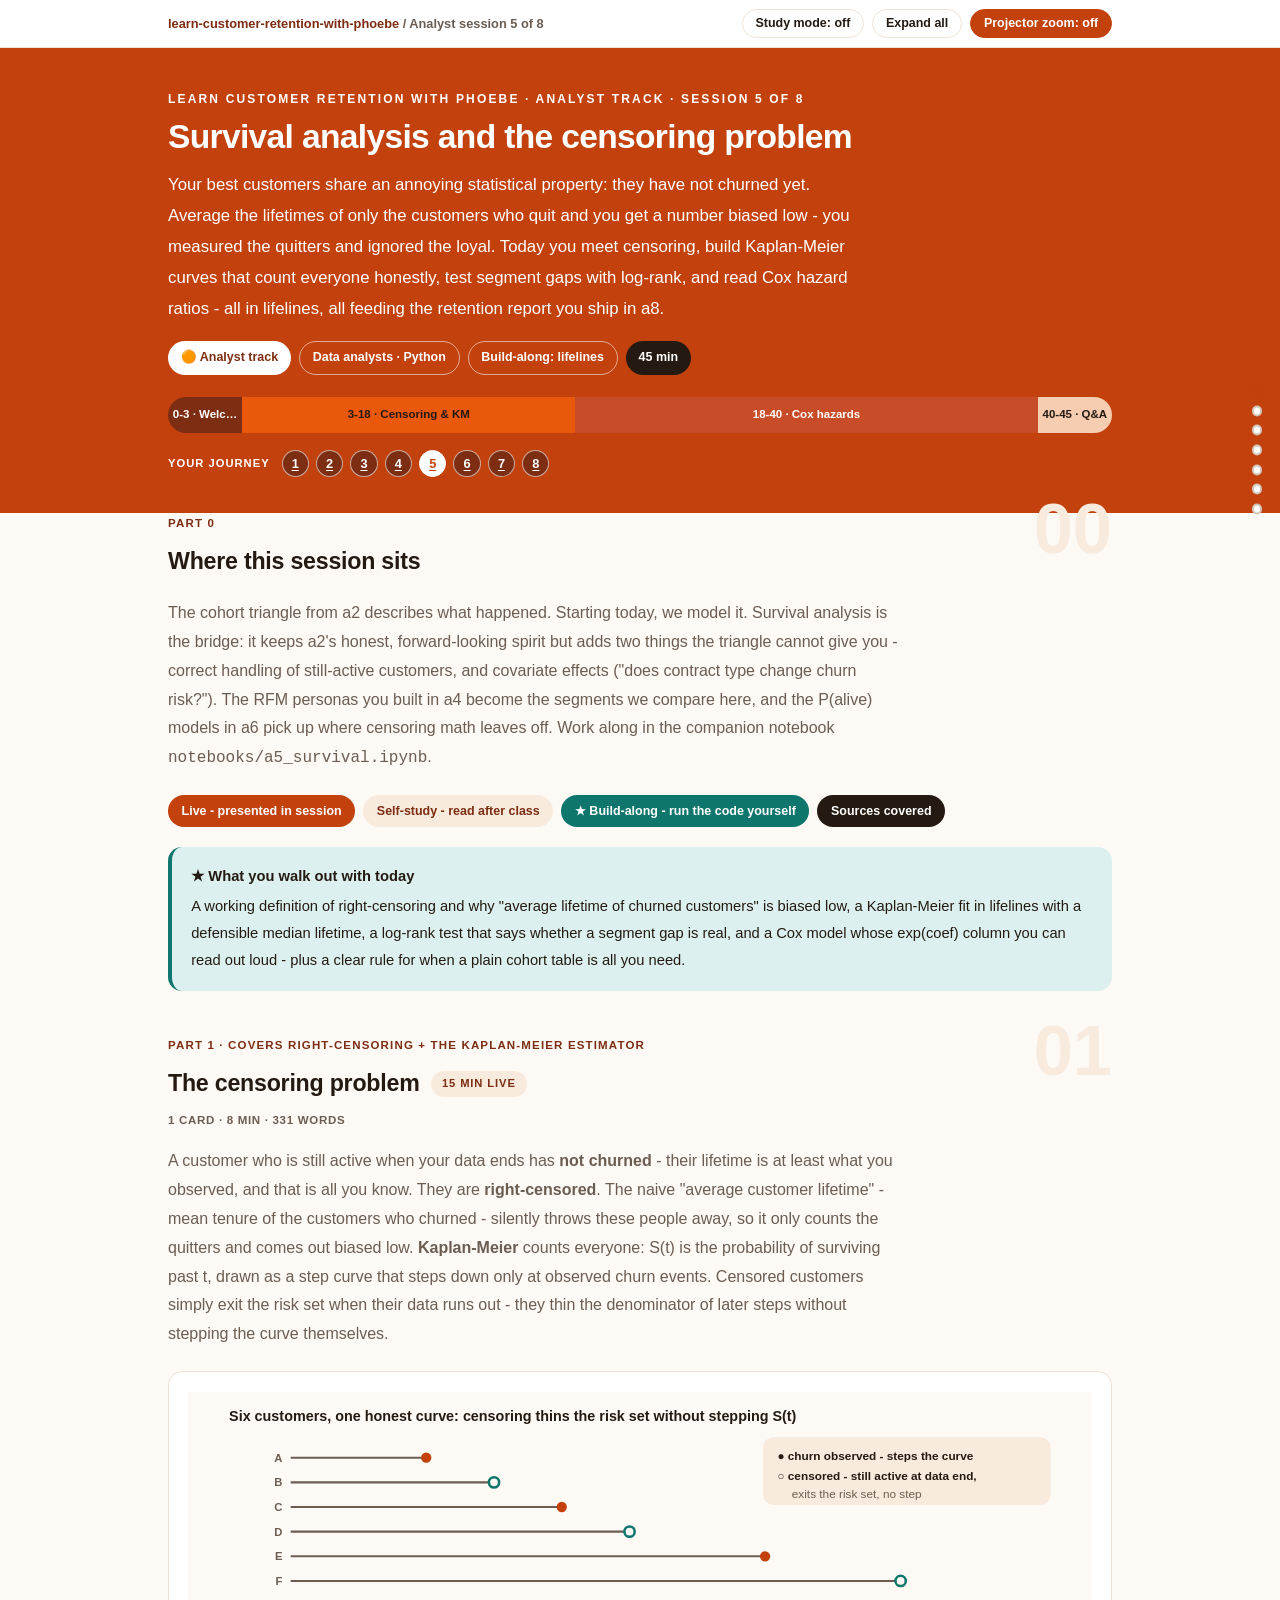
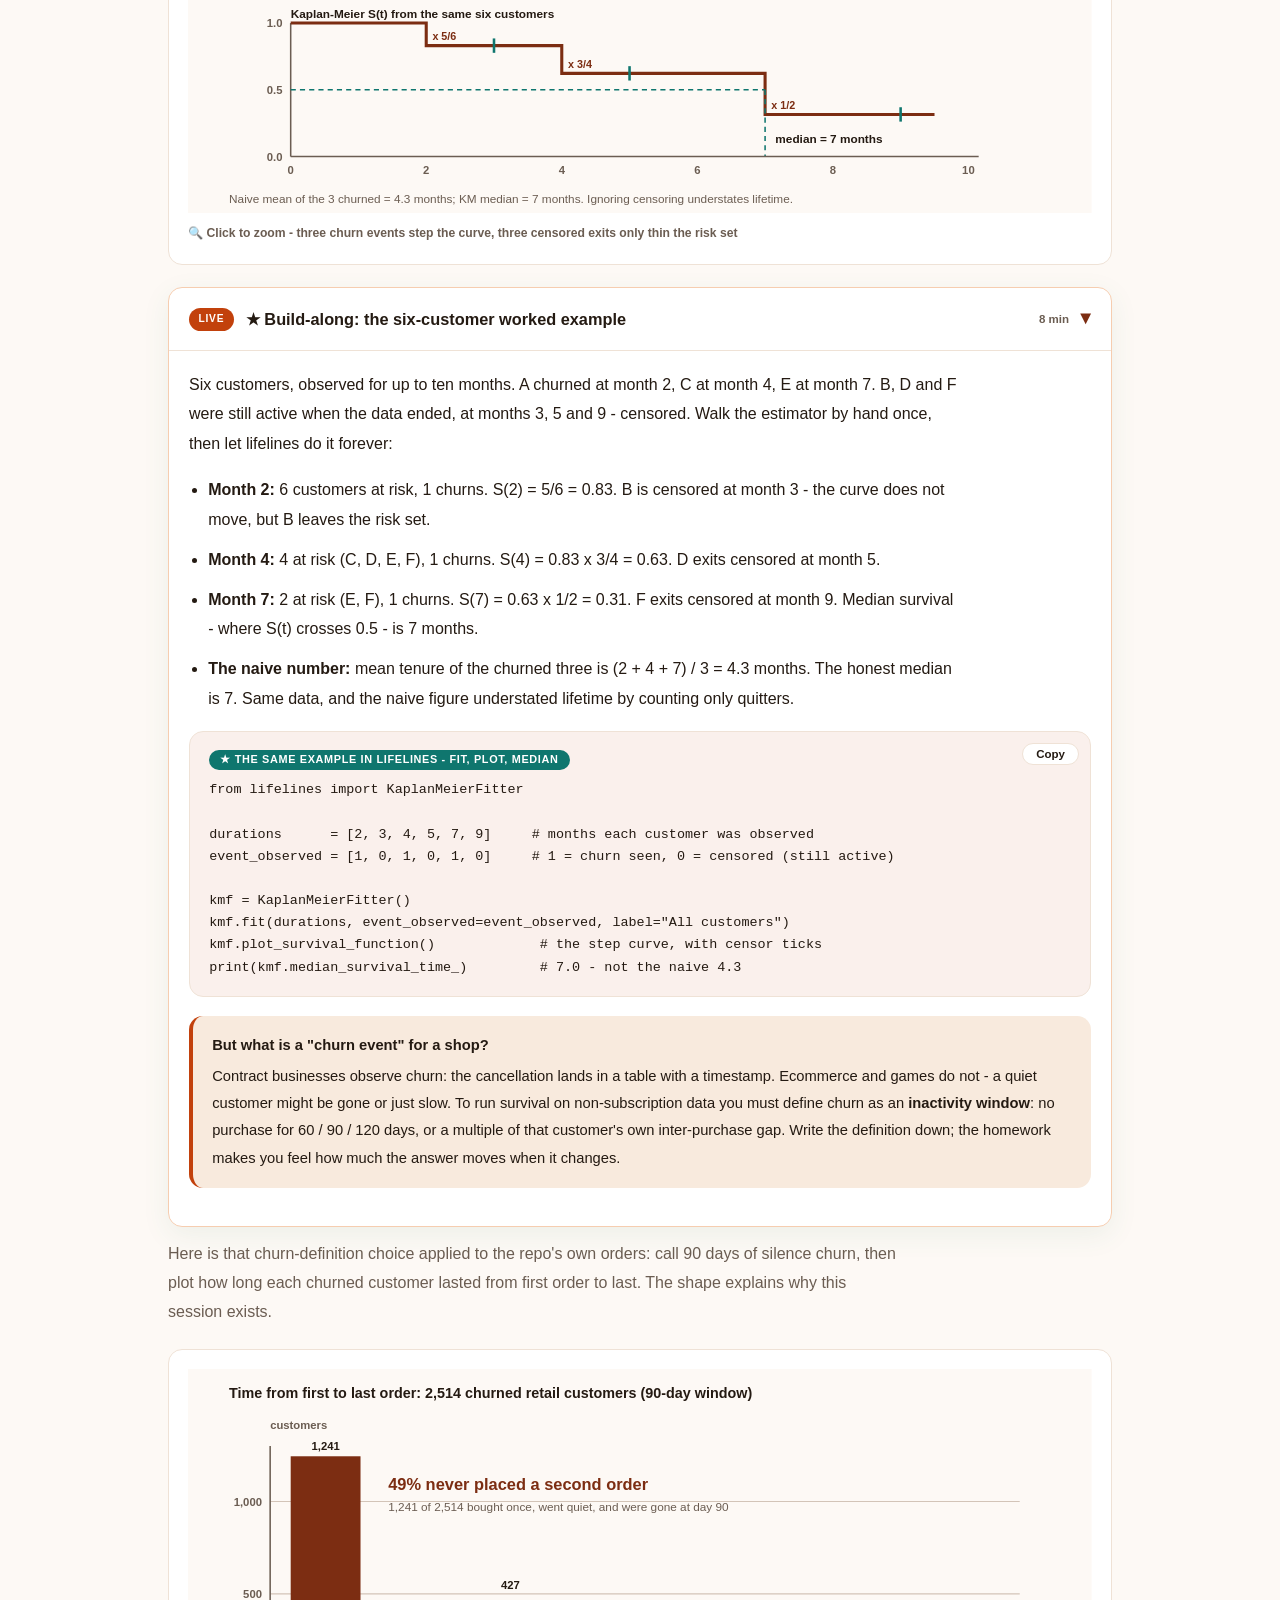
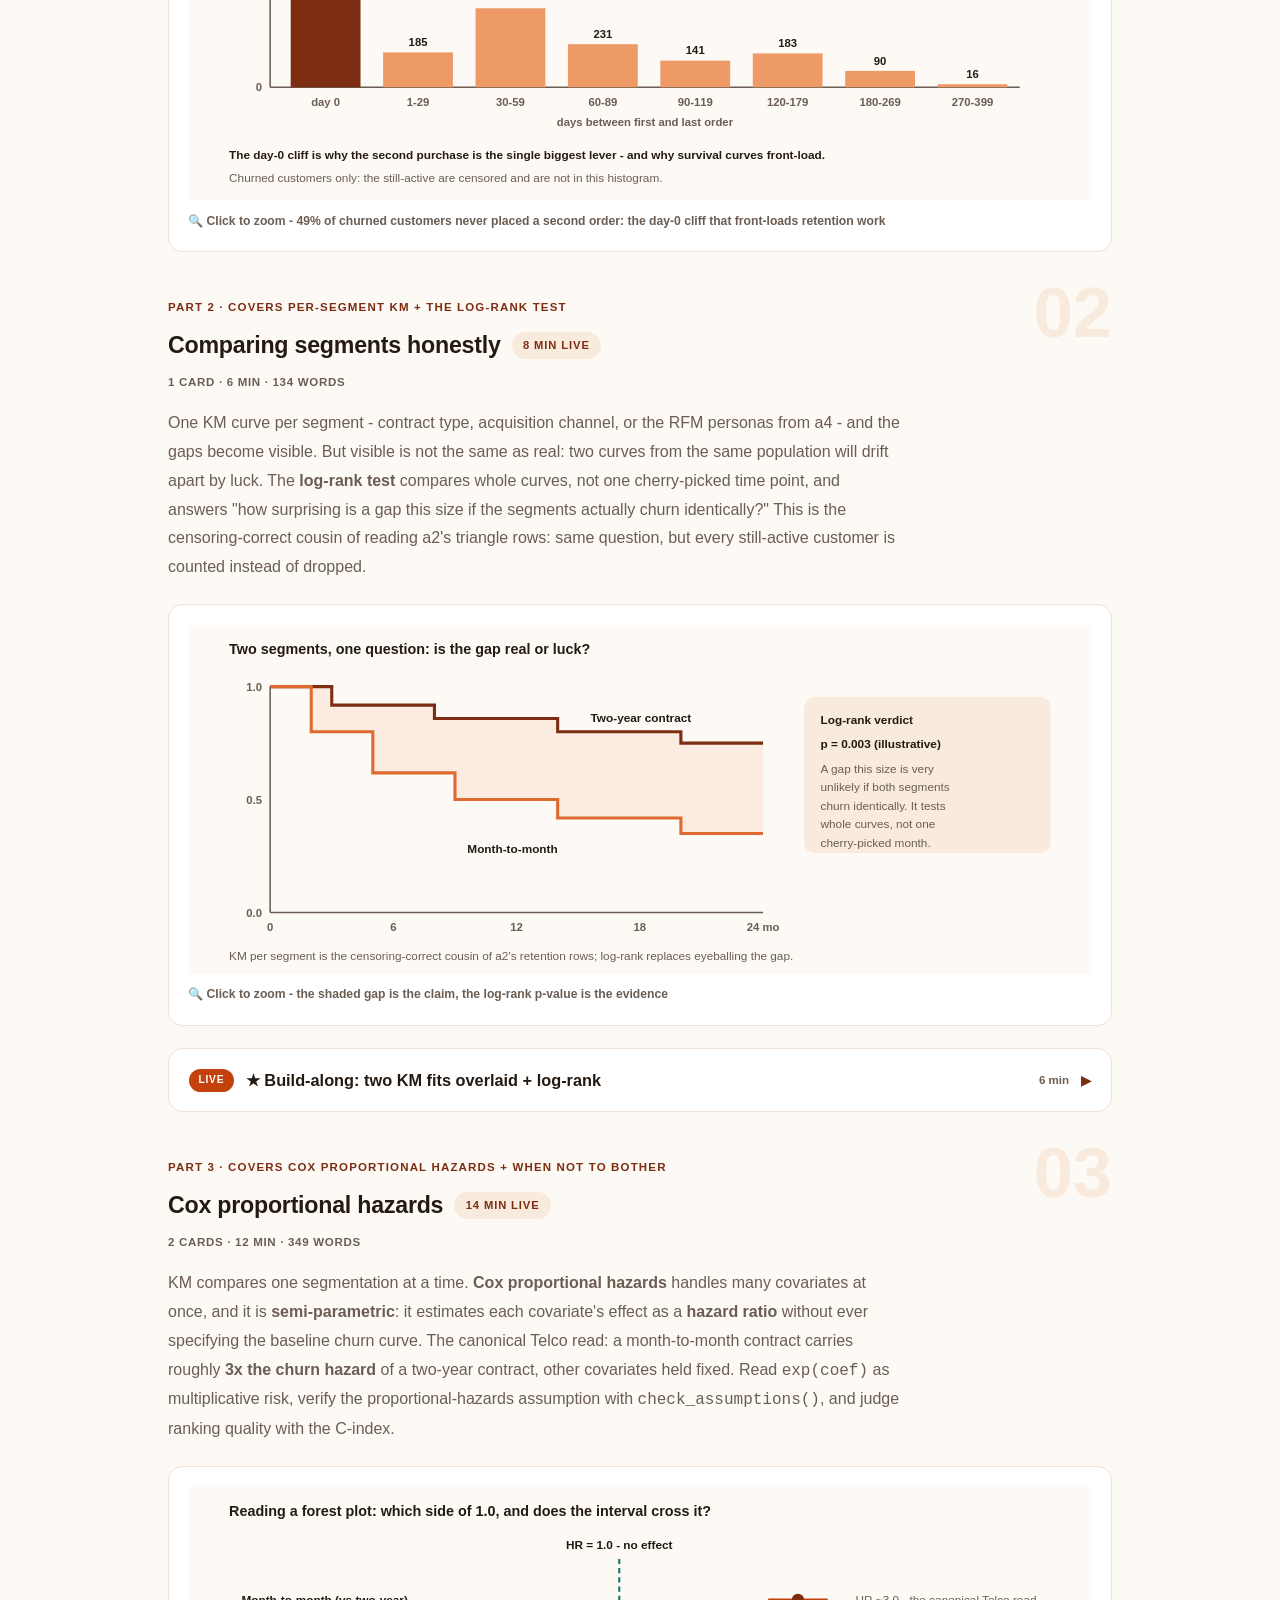
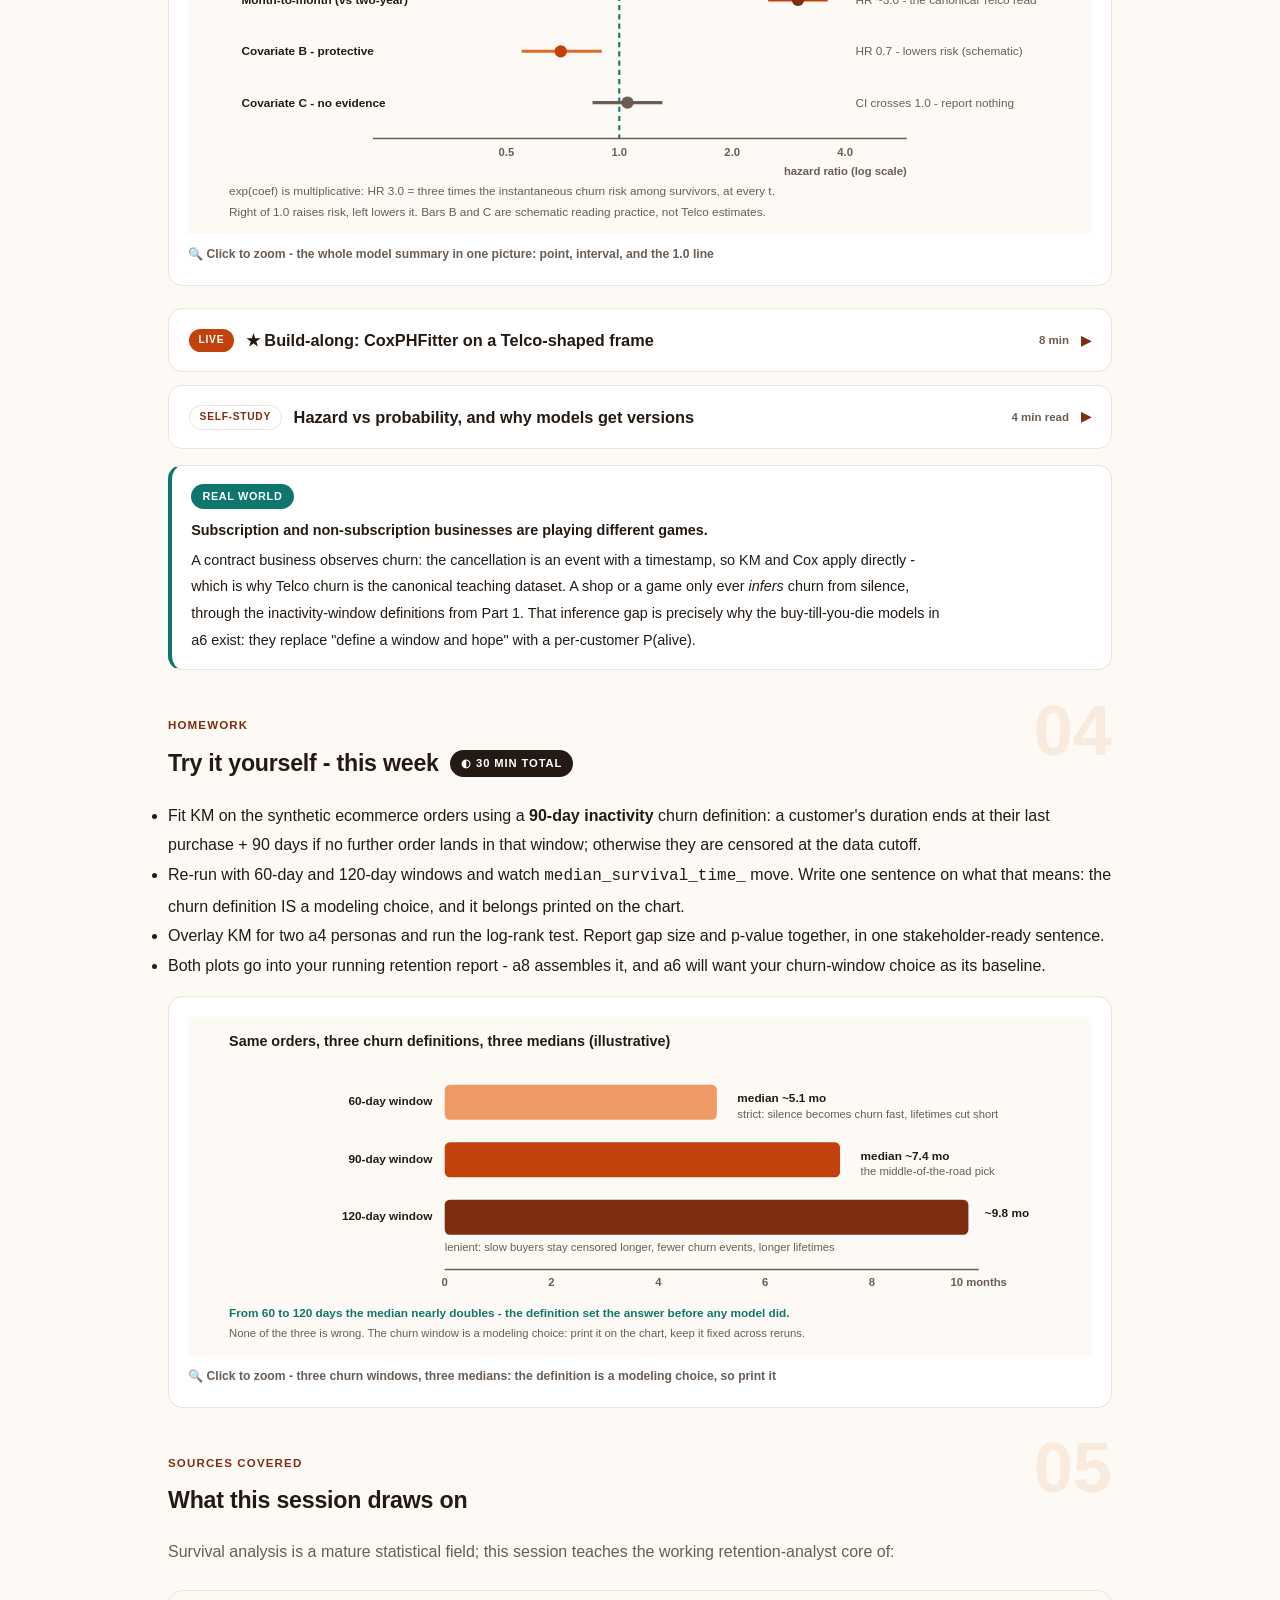
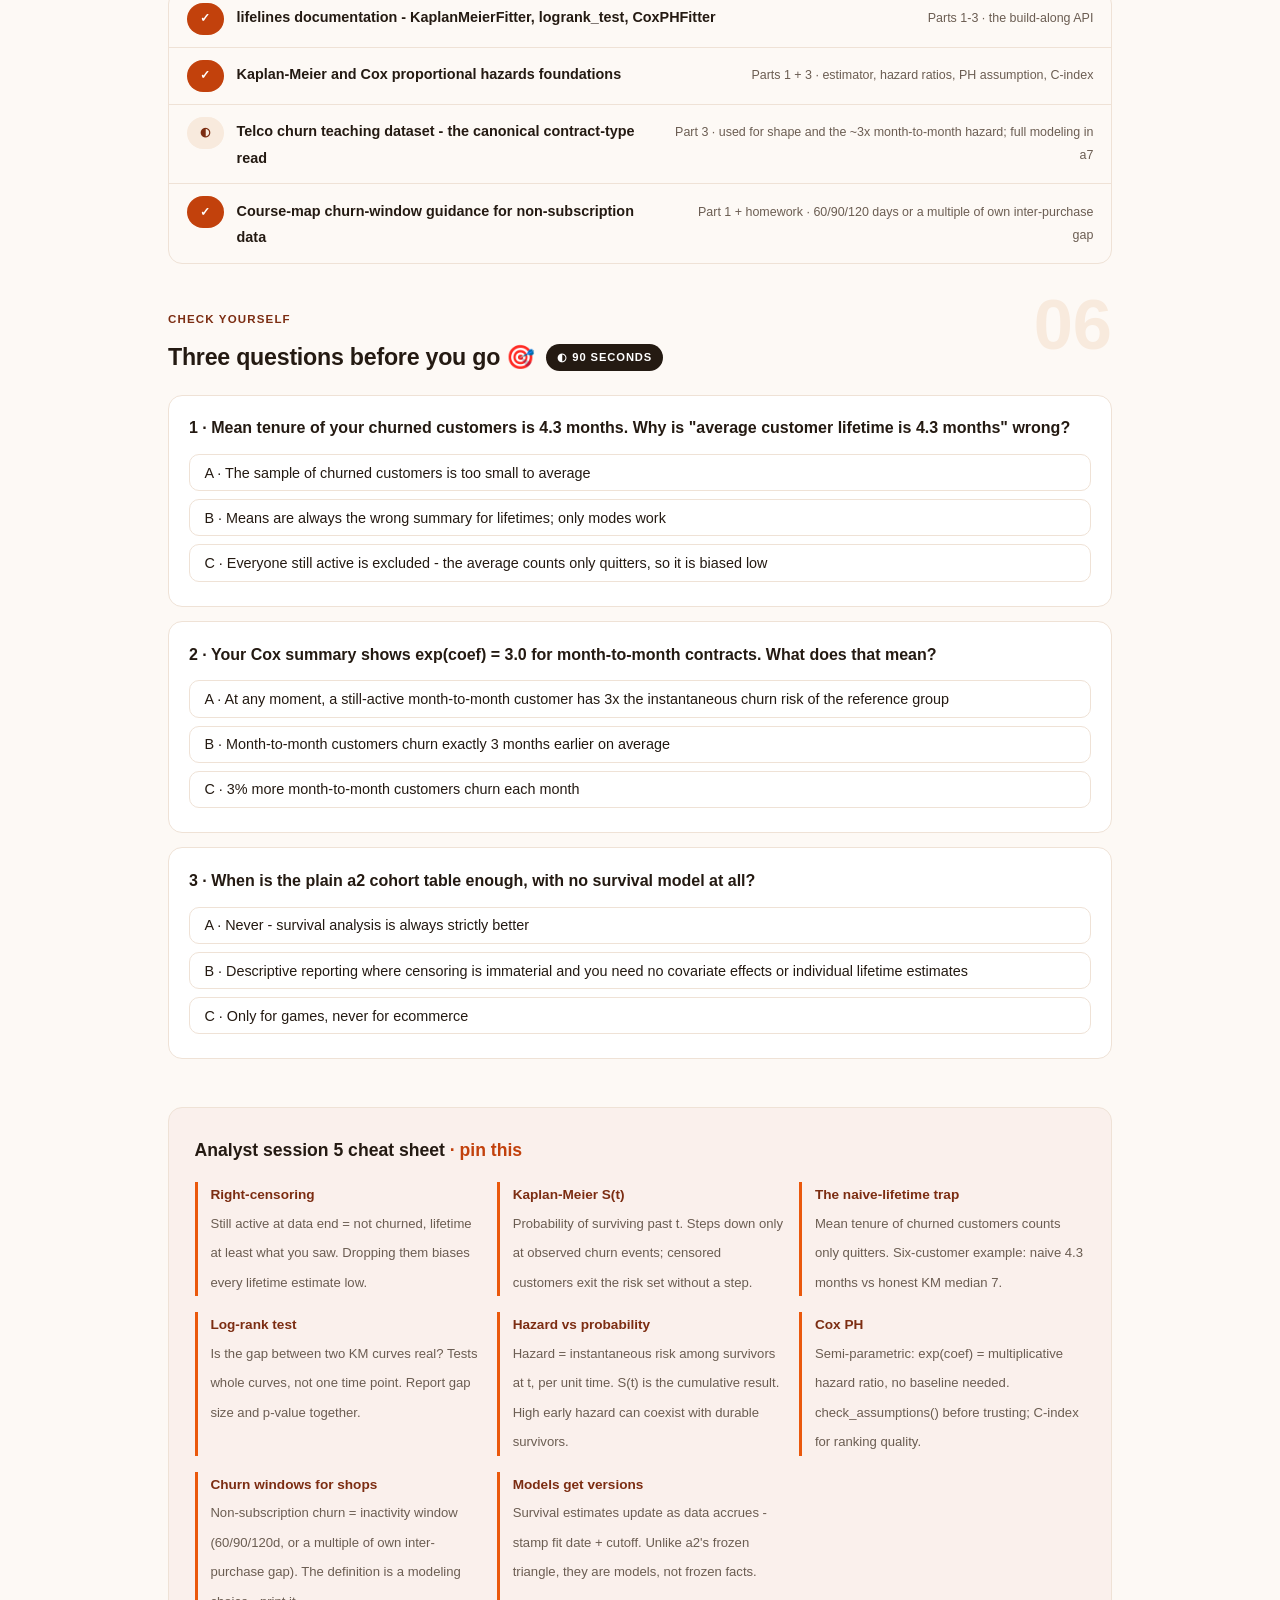
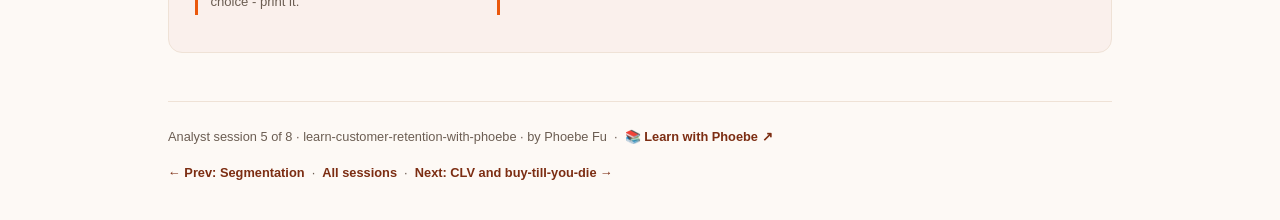
<file: courses/a5-survival-analysis.html>
<!DOCTYPE html>
<html lang="en">
<head>
<meta charset="UTF-8">
<meta name="viewport" content="width=device-width, initial-scale=1.0">
<!-- social:start -->
<meta name="description" content="Analyst session 5 of 8. Customers still active at the end of your data have not churned - they are censored, and averaging only the quitters biases lifetime low. Kaplan-Meier counts everyone honestly, log-rank says whether a segment gap is real, and Cox hazards turn covariates into multiplicative risk.">
<meta property="og:type" content="article">
<meta property="og:site_name" content="Learn with Phoebe">
<meta property="og:title" content="Survival analysis - learn customer retention with phoebe">
<meta property="og:description" content="Analyst session 5 of 8. Censoring, Kaplan-Meier curves, log-rank tests, and Cox proportional hazards in lifelines - retention math that counts still-active customers honestly.">
<meta property="og:url" content="https://phoebefu6.github.io/learn-customer-retention-with-phoebe/courses/a5-survival-analysis.html">
<meta property="og:image" content="https://phoebefu6.github.io/learn-customer-retention-with-phoebe/assets/og-cover.png">
<meta property="og:image:width" content="1200">
<meta property="og:image:height" content="630">
<meta name="twitter:card" content="summary_large_image">
<meta name="twitter:title" content="Survival analysis - learn customer retention with phoebe">
<meta name="twitter:description" content="Censoring, Kaplan-Meier, log-rank, and Cox hazard ratios in lifelines - retention math that counts still-active customers honestly.">
<meta name="twitter:image" content="https://phoebefu6.github.io/learn-customer-retention-with-phoebe/assets/og-cover.png">
<!-- social:end -->
<title>Analyst session 5 · Survival analysis - learn customer retention with phoebe</title>
<link rel="stylesheet" href="../assets/style.css?v=22">
</head>
<body>

<div class="toolbar">
  <div class="wrap">
    <span class="crumb"><a href="../index.html">learn-customer-retention-with-phoebe</a> / Analyst session 5 of 8</span>
    <button class="btn" id="toggle-all" type="button">Expand all</button>
    <button class="btn primary" id="zoom-toggle" type="button">Projector zoom: off</button>
  </div>
</div>

<header class="masthead">
  <div class="wrap">
    <div class="eyebrow">Learn Customer Retention with Phoebe · Analyst track · Session 5 of 8</div>
    <h1>Survival analysis and the <span class="accent">censoring problem</span></h1>
    <p class="sub">Your best customers share an annoying statistical property: they have not churned yet. Average the lifetimes of only the customers who quit and you get a number biased low - you measured the quitters and ignored the loyal. Today you meet censoring, build Kaplan-Meier curves that count everyone honestly, test segment gaps with log-rank, and read Cox hazard ratios - all in lifelines, all feeding the retention report you ship in a8.</p>
    <div class="chip-row">
      <span class="chip level">🟠 Analyst track</span>
      <span class="chip audience">Data analysts · Python</span>
      <span class="chip audience">Build-along: lifelines</span>
      <span class="chip time">45 min</span>
    </div>
    <div class="agenda">
      <span class="a1" style="flex:1">0-3 · Welcome</span>
      <span class="a2" style="flex:5">3-18 · Censoring &amp; KM</span>
      <span class="a3" style="flex:7">18-40 · Cox hazards</span>
      <span class="a4" style="flex:1">40-45 · Q&amp;A</span>
    </div>
  </div>
</header>

<main class="wrap">

  <!-- ============ INTRO ============ -->
  <section class="section" id="intro">
    <div class="section-kicker">
      <span class="klabel">Part 0</span>
      <h2>Where this session sits</h2>
    </div>
    <p class="lede">The cohort triangle from a2 describes what happened. Starting today, we model it. Survival analysis is the bridge: it keeps a2's honest, forward-looking spirit but adds two things the triangle cannot give you - correct handling of still-active customers, and covariate effects ("does contract type change churn risk?"). The RFM personas you built in a4 become the segments we compare here, and the P(alive) models in a6 pick up where censoring math leaves off. Work along in the companion notebook <code>notebooks/a5_survival.ipynb</code>.</p>
    <div class="legend">
      <span class="pill solid">Live - presented in session</span>
      <span class="pill light">Self-study - read after class</span>
      <span class="pill peach">★ Build-along - run the code yourself</span>
      <span class="pill inkpill">Sources covered</span>
    </div>
    <div class="callout win">
      <strong>★ What you walk out with today</strong>
      A working definition of right-censoring and why "average lifetime of churned customers" is biased low, a Kaplan-Meier fit in lifelines with a defensible median lifetime, a log-rank test that says whether a segment gap is real, and a Cox model whose exp(coef) column you can read out loud - plus a clear rule for when a plain cohort table is all you need.
    </div>
  </section>

  <!-- ============ PART 1: CENSORING + KM ============ -->
  <section class="section" id="censoring-km">
    <div class="section-kicker">
      <span class="klabel">Part 1 · covers right-censoring + the Kaplan-Meier estimator</span>
      <h2>The censoring problem <span class="tag concept">15 min live</span></h2>
    </div>
    <p class="lede">A customer who is still active when your data ends has <strong>not churned</strong> - their lifetime is at least what you observed, and that is all you know. They are <strong>right-censored</strong>. The naive "average customer lifetime" - mean tenure of the customers who churned - silently throws these people away, so it only counts the quitters and comes out biased low. <strong>Kaplan-Meier</strong> counts everyone: S(t) is the probability of surviving past t, drawn as a step curve that steps down only at observed churn events. Censored customers simply exit the risk set when their data runs out - they thin the denominator of later steps without stepping the curve themselves.</p>

    <figure class="zoomable">
      <svg viewBox="0 0 880 410" xmlns="http://www.w3.org/2000/svg" role="img" aria-label="Six customer timelines: three end in observed churn events, three end censored while still active. Below them, the Kaplan-Meier step curve built from the same six customers steps down only at the three churn events, with censored customers exiting the risk set without a step. The naive mean of the three churned customers is 4.3 months while the Kaplan-Meier median survival is 7 months.">
        <style>
          .a5kmT { font: 700 14px Inter, sans-serif; fill: #241A12; }
          .a5kmH { font: 600 11px Inter, sans-serif; fill: #6B5D52; }
          .a5kmB { font: 700 11.5px Inter, sans-serif; fill: #241A12; }
          .a5kmN { font: 400 11.5px Inter, sans-serif; fill: #6B5D52; }
          .a5kmF { font: 600 10.5px Inter, sans-serif; fill: #7C2D12; }
          .a5kmL { stroke: #6B5D52; stroke-width: 2; }
        </style>
        <rect x="0" y="0" width="880" height="410" fill="#FDF9F5"/>
        <text class="a5kmT" x="40" y="28">Six customers, one honest curve: censoring thins the risk set without stepping S(t)</text>

        <rect x="560" y="44" width="280" height="66" rx="10" fill="#F8EADD"/>
        <text class="a5kmB" x="574" y="66">● churn observed - steps the curve</text>
        <text class="a5kmB" x="574" y="86">○ censored - still active at data end,</text>
        <text class="a5kmN" x="588" y="103">exits the risk set, no step</text>

        <text class="a5kmH" x="92" y="68" text-anchor="end">A</text>
        <line class="a5kmL" x1="100" y1="64" x2="232" y2="64"/><circle cx="232" cy="64" r="5" fill="#C2410C"/>
        <text class="a5kmH" x="92" y="92" text-anchor="end">B</text>
        <line class="a5kmL" x1="100" y1="88" x2="298" y2="88"/><circle cx="298" cy="88" r="5" fill="#FDF9F5" stroke="#0F766E" stroke-width="2.5"/>
        <text class="a5kmH" x="92" y="116" text-anchor="end">C</text>
        <line class="a5kmL" x1="100" y1="112" x2="364" y2="112"/><circle cx="364" cy="112" r="5" fill="#C2410C"/>
        <text class="a5kmH" x="92" y="140" text-anchor="end">D</text>
        <line class="a5kmL" x1="100" y1="136" x2="430" y2="136"/><circle cx="430" cy="136" r="5" fill="#FDF9F5" stroke="#0F766E" stroke-width="2.5"/>
        <text class="a5kmH" x="92" y="164" text-anchor="end">E</text>
        <line class="a5kmL" x1="100" y1="160" x2="562" y2="160"/><circle cx="562" cy="160" r="5" fill="#C2410C"/>
        <text class="a5kmH" x="92" y="188" text-anchor="end">F</text>
        <line class="a5kmL" x1="100" y1="184" x2="694" y2="184"/><circle cx="694" cy="184" r="5" fill="#FDF9F5" stroke="#0F766E" stroke-width="2.5"/>

        <text class="a5kmB" x="100" y="220">Kaplan-Meier S(t) from the same six customers</text>
        <line x1="100" y1="225" x2="100" y2="355" stroke="#6B5D52" stroke-width="1.5"/>
        <text class="a5kmH" x="92" y="229" text-anchor="end">1.0</text>
        <text class="a5kmH" x="92" y="294" text-anchor="end">0.5</text>
        <text class="a5kmH" x="92" y="359" text-anchor="end">0.0</text>
        <path d="M100,225 H232 V247 H364 V274 H562 V314 H727" fill="none" stroke="#7C2D12" stroke-width="3"/>
        <line x1="298" y1="240" x2="298" y2="254" stroke="#0F766E" stroke-width="2.5"/>
        <line x1="430" y1="267" x2="430" y2="281" stroke="#0F766E" stroke-width="2.5"/>
        <line x1="694" y1="307" x2="694" y2="321" stroke="#0F766E" stroke-width="2.5"/>
        <text class="a5kmF" x="238" y="242">x 5/6</text>
        <text class="a5kmF" x="370" y="269">x 3/4</text>
        <text class="a5kmF" x="568" y="309">x 1/2</text>
        <line x1="100" y1="290" x2="562" y2="290" stroke="#0F766E" stroke-width="1.5" stroke-dasharray="5 4"/>
        <line x1="562" y1="290" x2="562" y2="355" stroke="#0F766E" stroke-width="1.5" stroke-dasharray="5 4"/>
        <text class="a5kmB" x="572" y="342" fill="#0F766E">median = 7 months</text>
        <line x1="100" y1="355" x2="770" y2="355" stroke="#6B5D52" stroke-width="1.5"/>
        <text class="a5kmH" x="100" y="372" text-anchor="middle">0</text>
        <text class="a5kmH" x="232" y="372" text-anchor="middle">2</text>
        <text class="a5kmH" x="364" y="372" text-anchor="middle">4</text>
        <text class="a5kmH" x="496" y="372" text-anchor="middle">6</text>
        <text class="a5kmH" x="628" y="372" text-anchor="middle">8</text>
        <text class="a5kmH" x="760" y="372" text-anchor="middle">10</text>
        <text class="a5kmN" x="40" y="400">Naive mean of the 3 churned = 4.3 months; KM median = 7 months. Ignoring censoring understates lifetime.</text>
      </svg>
      <figcaption>🔍 Click to zoom - three churn events step the curve, three censored exits only thin the risk set</figcaption>
    </figure>

    <details class="card" open>
      <summary><span class="mode live">Live</span>★ Build-along: the six-customer worked example<span class="mini">8 min</span><span class="caret">▶</span></summary>
      <div class="body">
        <p>Six customers, observed for up to ten months. A churned at month 2, C at month 4, E at month 7. B, D and F were still active when the data ended, at months 3, 5 and 9 - censored. Walk the estimator by hand once, then let lifelines do it forever:</p>
        <ul>
          <li><strong>Month 2:</strong> 6 customers at risk, 1 churns. S(2) = 5/6 = 0.83. B is censored at month 3 - the curve does not move, but B leaves the risk set.</li>
          <li><strong>Month 4:</strong> 4 at risk (C, D, E, F), 1 churns. S(4) = 0.83 x 3/4 = 0.63. D exits censored at month 5.</li>
          <li><strong>Month 7:</strong> 2 at risk (E, F), 1 churns. S(7) = 0.63 x 1/2 = 0.31. F exits censored at month 9. Median survival - where S(t) crosses 0.5 - is 7 months.</li>
          <li><strong>The naive number:</strong> mean tenure of the churned three is (2 + 4 + 7) / 3 = 4.3 months. The honest median is 7. Same data, and the naive figure understated lifetime by counting only quitters.</li>
        </ul>
        <div class="prompt-box good"><span class="label">★ The same example in lifelines - fit, plot, median</span>from lifelines import KaplanMeierFitter

durations      = [2, 3, 4, 5, 7, 9]     # months each customer was observed
event_observed = [1, 0, 1, 0, 1, 0]     # 1 = churn seen, 0 = censored (still active)

kmf = KaplanMeierFitter()
kmf.fit(durations, event_observed=event_observed, label="All customers")
kmf.plot_survival_function()             # the step curve, with censor ticks
print(kmf.median_survival_time_)         # 7.0 - not the naive 4.3</div>
        <div class="callout tip">
          <strong>But what is a "churn event" for a shop?</strong>
          Contract businesses observe churn: the cancellation lands in a table with a timestamp. Ecommerce and games do not - a quiet customer might be gone or just slow. To run survival on non-subscription data you must define churn as an <strong>inactivity window</strong>: no purchase for 60 / 90 / 120 days, or a multiple of that customer's own inter-purchase gap. Write the definition down; the homework makes you feel how much the answer moves when it changes.
        </div>
      </div>
    </details>

    <p class="lede">Here is that churn-definition choice applied to the repo's own orders: call 90 days of silence churn, then plot how long each churned customer lasted from first order to last. The shape explains why this session exists.</p>

    <figure class="zoomable">
      <svg viewBox="0 0 880 420" xmlns="http://www.w3.org/2000/svg" role="img" aria-label="A histogram of the number of days between first and last order for 2,514 churned retail customers under a 90 day inactivity window. The day zero bar dominates at 1,241 customers, 49 percent, who never placed a second order. The later spans are far smaller: 185 in the first month, 427 between 30 and 60 days, 231 to 90 days, then a slow tail of 141, 183, 90 and 16 out to 400 days.">
        <style>
          .a5tcT { font: 700 14px Inter, sans-serif; fill: #241A12; }
          .a5tcH { font: 600 11px Inter, sans-serif; fill: #6B5D52; }
          .a5tcC { font: 700 11px Inter, sans-serif; fill: #241A12; }
          .a5tcD { font: 700 16px Inter, sans-serif; fill: #7C2D12; }
          .a5tcS { font: 400 11.5px Inter, sans-serif; fill: #6B5D52; }
          .a5tcB { font: 700 11.5px Inter, sans-serif; fill: #241A12; }
          .a5tcN { font: 400 11.5px Inter, sans-serif; fill: #6B5D52; }
        </style>
        <rect x="0" y="0" width="880" height="420" fill="#FDF9F5"/>
        <text class="a5tcT" x="40" y="28">Time from first to last order: 2,514 churned retail customers (90-day window)</text>

        <line x1="80" y1="219" x2="810" y2="219" stroke="#D3C4B8" stroke-width="1"/>
        <line x1="80" y1="129" x2="810" y2="129" stroke="#D3C4B8" stroke-width="1"/>
        <line x1="80" y1="75" x2="80" y2="310" stroke="#6B5D52" stroke-width="1.5"/>
        <line x1="80" y1="310" x2="810" y2="310" stroke="#6B5D52" stroke-width="1.5"/>
        <text class="a5tcH" x="72" y="314" text-anchor="end">0</text>
        <text class="a5tcH" x="72" y="223" text-anchor="end">500</text>
        <text class="a5tcH" x="72" y="133" text-anchor="end">1,000</text>
        <text class="a5tcH" x="80" y="58">customers</text>

        <rect x="100" y="85" width="68" height="225" fill="#7C2D12"/>
        <rect x="190" y="276" width="68" height="34" fill="#EE9A66"/>
        <rect x="280" y="233" width="68" height="77" fill="#EE9A66"/>
        <rect x="370" y="268" width="68" height="42" fill="#EE9A66"/>
        <rect x="460" y="284" width="68" height="26" fill="#EE9A66"/>
        <rect x="550" y="277" width="68" height="33" fill="#EE9A66"/>
        <rect x="640" y="294" width="68" height="16" fill="#EE9A66"/>
        <rect x="730" y="307" width="68" height="3" fill="#EE9A66"/>

        <text class="a5tcC" x="134" y="79" text-anchor="middle">1,241</text>
        <text class="a5tcC" x="224" y="270" text-anchor="middle">185</text>
        <text class="a5tcC" x="314" y="214" text-anchor="middle">427</text>
        <text class="a5tcC" x="404" y="262" text-anchor="middle">231</text>
        <text class="a5tcC" x="494" y="278" text-anchor="middle">141</text>
        <text class="a5tcC" x="584" y="271" text-anchor="middle">183</text>
        <text class="a5tcC" x="674" y="288" text-anchor="middle">90</text>
        <text class="a5tcC" x="764" y="301" text-anchor="middle">16</text>

        <text class="a5tcD" x="195" y="118">49% never placed a second order</text>
        <text class="a5tcS" x="195" y="138">1,241 of 2,514 bought once, went quiet, and were gone at day 90</text>

        <text class="a5tcH" x="134" y="328" text-anchor="middle">day 0</text>
        <text class="a5tcH" x="224" y="328" text-anchor="middle">1-29</text>
        <text class="a5tcH" x="314" y="328" text-anchor="middle">30-59</text>
        <text class="a5tcH" x="404" y="328" text-anchor="middle">60-89</text>
        <text class="a5tcH" x="494" y="328" text-anchor="middle">90-119</text>
        <text class="a5tcH" x="584" y="328" text-anchor="middle">120-179</text>
        <text class="a5tcH" x="674" y="328" text-anchor="middle">180-269</text>
        <text class="a5tcH" x="764" y="328" text-anchor="middle">270-399</text>
        <text class="a5tcH" x="445" y="348" text-anchor="middle">days between first and last order</text>

        <text class="a5tcB" x="40" y="380">The day-0 cliff is why the second purchase is the single biggest lever - and why survival curves front-load.</text>
        <text class="a5tcN" x="40" y="402">Churned customers only: the still-active are censored and are not in this histogram.</text>
      </svg>
      <figcaption>🔍 Click to zoom - 49% of churned customers never placed a second order: the day-0 cliff that front-loads retention work</figcaption>
    </figure>
  </section>

  <!-- ============ PART 2: COMPARING SEGMENTS ============ -->
  <section class="section" id="segments">
    <div class="section-kicker">
      <span class="klabel">Part 2 · covers per-segment KM + the log-rank test</span>
      <h2>Comparing segments honestly <span class="tag concept">8 min live</span></h2>
    </div>
    <p class="lede">One KM curve per segment - contract type, acquisition channel, or the RFM personas from a4 - and the gaps become visible. But visible is not the same as real: two curves from the same population will drift apart by luck. The <strong>log-rank test</strong> compares whole curves, not one cherry-picked time point, and answers "how surprising is a gap this size if the segments actually churn identically?" This is the censoring-correct cousin of reading a2's triangle rows: same question, but every still-active customer is counted instead of dropped.</p>

    <figure class="zoomable">
      <svg viewBox="0 0 880 340" xmlns="http://www.w3.org/2000/svg" role="img" aria-label="Two Kaplan-Meier curves over 24 months: a two-year contract segment stays near 75 percent survival while a month-to-month segment falls toward 35 percent. The area between the curves is shaded, and a verdict box reports an illustrative log-rank p-value of 0.003, meaning a gap this size is very unlikely if the segments churn identically.">
        <style>
          .a5lrT { font: 700 14px Inter, sans-serif; fill: #241A12; }
          .a5lrH { font: 600 11px Inter, sans-serif; fill: #6B5D52; }
          .a5lrB { font: 700 11.5px Inter, sans-serif; fill: #241A12; }
          .a5lrN { font: 400 11.5px Inter, sans-serif; fill: #6B5D52; }
        </style>
        <rect x="0" y="0" width="880" height="340" fill="#FDF9F5"/>
        <text class="a5lrT" x="40" y="28">Two segments, one question: is the gap real or luck?</text>
        <path d="M80,60 H140 V78 H240 V91 H360 V104 H480 V115 H560 V203 H480 V188 H360 V170 H260 V144 H180 V104 H120 V60 Z" fill="#FBE3D2" opacity="0.6"/>
        <path d="M80,60 H140 V78 H240 V91 H360 V104 H480 V115 H560" fill="none" stroke="#7C2D12" stroke-width="3"/>
        <path d="M80,60 H120 V104 H180 V144 H260 V170 H360 V188 H480 V203 H560" fill="none" stroke="#E06A2E" stroke-width="3"/>
        <text class="a5lrB" x="392" y="94" fill="#7C2D12">Two-year contract</text>
        <text class="a5lrB" x="272" y="222" fill="#E06A2E">Month-to-month</text>
        <line x1="80" y1="60" x2="80" y2="280" stroke="#6B5D52" stroke-width="1.5"/>
        <line x1="80" y1="280" x2="560" y2="280" stroke="#6B5D52" stroke-width="1.5"/>
        <text class="a5lrH" x="72" y="64" text-anchor="end">1.0</text>
        <text class="a5lrH" x="72" y="174" text-anchor="end">0.5</text>
        <text class="a5lrH" x="72" y="284" text-anchor="end">0.0</text>
        <text class="a5lrH" x="80" y="298" text-anchor="middle">0</text>
        <text class="a5lrH" x="200" y="298" text-anchor="middle">6</text>
        <text class="a5lrH" x="320" y="298" text-anchor="middle">12</text>
        <text class="a5lrH" x="440" y="298" text-anchor="middle">18</text>
        <text class="a5lrH" x="560" y="298" text-anchor="middle">24 mo</text>
        <rect x="600" y="70" width="240" height="152" rx="10" fill="#F8EADD"/>
        <text class="a5lrB" x="616" y="96">Log-rank verdict</text>
        <text class="a5lrB" x="616" y="120" fill="#7C2D12">p = 0.003 (illustrative)</text>
        <text class="a5lrN" x="616" y="144">A gap this size is very</text>
        <text class="a5lrN" x="616" y="162">unlikely if both segments</text>
        <text class="a5lrN" x="616" y="180">churn identically. It tests</text>
        <text class="a5lrN" x="616" y="198">whole curves, not one</text>
        <text class="a5lrN" x="616" y="216">cherry-picked month.</text>
        <text class="a5lrN" x="40" y="326">KM per segment is the censoring-correct cousin of a2's retention rows; log-rank replaces eyeballing the gap.</text>
      </svg>
      <figcaption>🔍 Click to zoom - the shaded gap is the claim, the log-rank p-value is the evidence</figcaption>
    </figure>

    <details class="card">
      <summary><span class="mode live">Live</span>★ Build-along: two KM fits overlaid + log-rank<span class="mini">6 min</span><span class="caret">▶</span></summary>
      <div class="body">
        <p>Split the frame by segment, fit one KaplanMeierFitter per side, plot on a shared axis, then let the test speak. Swap in any a4 persona pair - Champions vs Hibernating is a favorite.</p>
        <div class="prompt-box good"><span class="label">★ Overlay two segments, then test the gap</span>from lifelines import KaplanMeierFitter
from lifelines.statistics import logrank_test

m2m  = df[df["contract"] == "month-to-month"]
two  = df[df["contract"] == "two-year"]

ax = KaplanMeierFitter().fit(m2m["tenure_months"], m2m["churned"],
                             label="Month-to-month").plot_survival_function()
KaplanMeierFitter().fit(two["tenure_months"], two["churned"],
                        label="Two-year").plot_survival_function(ax=ax)

res = logrank_test(m2m["tenure_months"], two["tenure_months"],
                   event_observed_A=m2m["churned"],
                   event_observed_B=two["churned"])
print(res.p_value)     # small = the gap is unlikely to be luck</div>
        <p>Two reading rules. First, a tiny p-value on a tiny gap can still be commercially boring - report the gap size and the p-value together. Second, if the curves cross, the log-rank test loses power and "which segment is better" depends on the horizon; say so instead of averaging it away.</p>
      </div>
    </details>
  </section>

  <!-- ============ PART 3: COX ============ -->
  <section class="section" id="cox">
    <div class="section-kicker">
      <span class="klabel">Part 3 · covers Cox proportional hazards + when not to bother</span>
      <h2>Cox proportional hazards <span class="tag concept">14 min live</span></h2>
    </div>
    <p class="lede">KM compares one segmentation at a time. <strong>Cox proportional hazards</strong> handles many covariates at once, and it is <strong>semi-parametric</strong>: it estimates each covariate's effect as a <strong>hazard ratio</strong> without ever specifying the baseline churn curve. The canonical Telco read: a month-to-month contract carries roughly <strong>3x the churn hazard</strong> of a two-year contract, other covariates held fixed. Read <code>exp(coef)</code> as multiplicative risk, verify the proportional-hazards assumption with <code>check_assumptions()</code>, and judge ranking quality with the C-index.</p>

    <figure class="zoomable">
      <svg viewBox="0 0 880 338" xmlns="http://www.w3.org/2000/svg" role="img" aria-label="A hazard-ratio forest plot with three covariate rows on a log scale around a reference line at hazard ratio 1.0. Month-to-month contract sits near 3.0 with a confidence interval clear of 1.0, a schematic protective covariate sits near 0.7, and a third covariate's interval crosses 1.0 so no effect should be reported.">
        <style>
          .a5cxT { font: 700 14px Inter, sans-serif; fill: #241A12; }
          .a5cxH { font: 600 11px Inter, sans-serif; fill: #6B5D52; }
          .a5cxB { font: 700 11.5px Inter, sans-serif; fill: #241A12; }
          .a5cxN { font: 400 11.5px Inter, sans-serif; fill: #6B5D52; }
        </style>
        <rect x="0" y="0" width="880" height="338" fill="#FDF9F5"/>
        <text class="a5cxT" x="40" y="28">Reading a forest plot: which side of 1.0, and does the interval cross it?</text>
        <line x1="420" y1="70" x2="420" y2="245" stroke="#0F766E" stroke-width="2" stroke-dasharray="5 4"/>
        <text class="a5cxB" x="420" y="60" text-anchor="middle" fill="#0F766E">HR = 1.0 - no effect</text>

        <text class="a5cxB" x="52" y="114">Month-to-month (vs two-year)</text>
        <line x1="565" y1="110" x2="623" y2="110" stroke="#C2410C" stroke-width="3"/>
        <circle cx="594" cy="110" r="6" fill="#7C2D12"/>
        <text class="a5cxN" x="650" y="114">HR ~3.0 - the canonical Telco read</text>

        <text class="a5cxB" x="52" y="164">Covariate B - protective</text>
        <line x1="325" y1="160" x2="403" y2="160" stroke="#E06A2E" stroke-width="3"/>
        <circle cx="363" cy="160" r="6" fill="#C2410C"/>
        <text class="a5cxN" x="650" y="164">HR 0.7 - lowers risk (schematic)</text>

        <text class="a5cxB" x="52" y="214">Covariate C - no evidence</text>
        <line x1="394" y1="210" x2="462" y2="210" stroke="#6B5D52" stroke-width="3"/>
        <circle cx="428" cy="210" r="6" fill="#6B5D52"/>
        <text class="a5cxN" x="650" y="214">CI crosses 1.0 - report nothing</text>

        <line x1="180" y1="245" x2="700" y2="245" stroke="#6B5D52" stroke-width="1.5"/>
        <text class="a5cxH" x="310" y="262" text-anchor="middle">0.5</text>
        <text class="a5cxH" x="420" y="262" text-anchor="middle">1.0</text>
        <text class="a5cxH" x="530" y="262" text-anchor="middle">2.0</text>
        <text class="a5cxH" x="640" y="262" text-anchor="middle">4.0</text>
        <text class="a5cxH" x="700" y="280" text-anchor="end">hazard ratio (log scale)</text>
        <text class="a5cxN" x="40" y="300">exp(coef) is multiplicative: HR 3.0 = three times the instantaneous churn risk among survivors, at every t.</text>
        <text class="a5cxN" x="40" y="320">Right of 1.0 raises risk, left lowers it. Bars B and C are schematic reading practice, not Telco estimates.</text>
      </svg>
      <figcaption>🔍 Click to zoom - the whole model summary in one picture: point, interval, and the 1.0 line</figcaption>
    </figure>

    <details class="card">
      <summary><span class="mode live">Live</span>★ Build-along: CoxPHFitter on a Telco-shaped frame<span class="mini">8 min</span><span class="caret">▶</span></summary>
      <div class="body">
        <p>One row per customer: tenure in months, a churn flag, and covariates. Fit, print the summary, and read the exp(coef) column out loud before anything else.</p>
        <div class="prompt-box good"><span class="label">★ Fit, read hazard ratios, check the assumption, judge ranking</span>from lifelines import CoxPHFitter

model_df = telco[["tenure_months", "churned",
                  "contract_m2m", "monthly_charges", "tech_support"]]

cph = CoxPHFitter()
cph.fit(model_df, duration_col="tenure_months", event_col="churned")

cph.print_summary()          # exp(coef) column = hazard ratios
cph.plot_partial_effects_on_outcome("contract_m2m", values=[0, 1])
cph.check_assumptions(model_df)   # proportional-hazards diagnostics
print(cph.concordance_index_)     # C-index: 0.5 = coin flip, ~0.7+ useful</div>
        <ul>
          <li><strong>exp(coef) = 3.0</strong> reads: "at any moment, a month-to-month customer who is still with us has three times the instantaneous churn risk of an otherwise-identical two-year customer."</li>
          <li><strong>Proportional hazards</strong> means that ratio is assumed constant over time. <code>check_assumptions()</code> flags covariates that violate it - stratify or add time-varying terms rather than shipping a broken ratio.</li>
          <li><strong>C-index</strong> is the probability the model correctly orders a random pair by churn time - a ranking score, not a calibration score.</li>
        </ul>
      </div>
    </details>

    <details class="card">
      <summary><span class="mode self">Self-study</span>Hazard vs probability, and why models get versions<span class="mini">4 min read</span><span class="caret">▶</span></summary>
      <div class="body">
        <p><strong>Hazard is not probability.</strong> The hazard at t is the instantaneous churn risk among customers who survived to t - risk per unit time, conditional on still being here. S(t) is the cumulative result of running that gauntlet. A segment can have high early hazard and still contain the most durable survivors, which is exactly the a5 lesson a6 leans on: churn falls with tenure because the fragile leave first.</p>
        <p><strong>The frozen-history tie-in.</strong> a2's completed triangle cells are facts: frozen, immutable, never restated. Survival estimates are not facts - they are <strong>models</strong>, and they legitimately update as more customers age and censored lifetimes resolve. So version them: stamp every KM median and hazard ratio with a fit date and a data cutoff, and never splice a re-fit estimate into a frozen reported table as if it were the same kind of number.</p>
        <p><strong>When NOT to reach for survival:</strong> descriptive reporting where the cohort table already answers the question. Reach for it when censoring is material (many still-active customers), when you need covariate effects, or when you want individual lifetime estimates. A tool upgrade you do not need is just a slower way to say the same thing.</p>
      </div>
    </details>

    <div class="callout example">
      <span class="ex-pill">Real world</span>
      <p><strong>Subscription and non-subscription businesses are playing different games.</strong> A contract business observes churn: the cancellation is an event with a timestamp, so KM and Cox apply directly - which is why Telco churn is the canonical teaching dataset. A shop or a game only ever <em>infers</em> churn from silence, through the inactivity-window definitions from Part 1. That inference gap is precisely why the buy-till-you-die models in a6 exist: they replace "define a window and hope" with a per-customer P(alive).</p>
    </div>
  </section>

  <!-- ============ HOMEWORK ============ -->
  <section class="section" id="exercise">
    <div class="section-kicker">
      <span class="klabel">Homework</span>
      <h2>Try it yourself - this week <span class="tag exercise">◐ 30 min total</span></h2>
    </div>
    <ul>
      <li>Fit KM on the synthetic ecommerce orders using a <strong>90-day inactivity</strong> churn definition: a customer's duration ends at their last purchase + 90 days if no further order lands in that window; otherwise they are censored at the data cutoff.</li>
      <li>Re-run with 60-day and 120-day windows and watch <code>median_survival_time_</code> move. Write one sentence on what that means: the churn definition IS a modeling choice, and it belongs printed on the chart.</li>
      <li>Overlay KM for two a4 personas and run the log-rank test. Report gap size and p-value together, in one stakeholder-ready sentence.</li>
      <li>Both plots go into your running retention report - a8 assembles it, and a6 will want your churn-window choice as its baseline.</li>
    </ul>

    <figure class="zoomable">
      <svg viewBox="0 0 880 330" xmlns="http://www.w3.org/2000/svg" role="img" aria-label="Three horizontal bars showing illustrative Kaplan-Meier median lifetimes from the same orders under three churn-window definitions: a 60-day window gives roughly 5.1 months, a 90-day window roughly 7.4 months, and a 120-day window roughly 9.8 months. The definition alone nearly doubles the answer before any modeling choice is made.">
        <style>
          .a5cwT { font: 700 14px Inter, sans-serif; fill: #241A12; }
          .a5cwH { font: 600 11px Inter, sans-serif; fill: #6B5D52; }
          .a5cwB { font: 700 11.5px Inter, sans-serif; fill: #241A12; }
          .a5cwN { font: 400 11px Inter, sans-serif; fill: #6B5D52; }
          .a5cwA { font: 700 11.5px Inter, sans-serif; fill: #0F766E; }
        </style>
        <rect x="0" y="0" width="880" height="330" fill="#FDF9F5"/>
        <text class="a5cwT" x="40" y="28">Same orders, three churn definitions, three medians (illustrative)</text>

        <text class="a5cwB" x="238" y="86" text-anchor="end">60-day window</text>
        <rect x="250" y="66" width="265" height="34" rx="5" fill="#EE9A66"/>
        <text class="a5cwB" x="525" y="83" dx="10">median ~5.1 mo</text>
        <text class="a5cwN" x="535" y="98">strict: silence becomes churn fast, lifetimes cut short</text>

        <text class="a5cwB" x="238" y="142" text-anchor="end">90-day window</text>
        <rect x="250" y="122" width="385" height="34" rx="5" fill="#C2410C"/>
        <text class="a5cwB" x="645" y="139" dx="10">median ~7.4 mo</text>
        <text class="a5cwN" x="655" y="154">the middle-of-the-road pick</text>

        <text class="a5cwB" x="238" y="198" text-anchor="end">120-day window</text>
        <rect x="250" y="178" width="510" height="34" rx="5" fill="#7C2D12"/>
        <text class="a5cwB" x="770" y="195" dx="6">~9.8 mo</text>
        <text class="a5cwN" x="250" y="228">lenient: slow buyers stay censored longer, fewer churn events, longer lifetimes</text>

        <line x1="250" y1="246" x2="770" y2="246" stroke="#6B5D52" stroke-width="1.5"/>
        <text class="a5cwH" x="250" y="262" text-anchor="middle">0</text>
        <text class="a5cwH" x="354" y="262" text-anchor="middle">2</text>
        <text class="a5cwH" x="458" y="262" text-anchor="middle">4</text>
        <text class="a5cwH" x="562" y="262" text-anchor="middle">6</text>
        <text class="a5cwH" x="666" y="262" text-anchor="middle">8</text>
        <text class="a5cwH" x="770" y="262" text-anchor="middle">10 months</text>
        <text class="a5cwA" x="40" y="292">From 60 to 120 days the median nearly doubles - the definition set the answer before any model did.</text>
        <text class="a5cwN" x="40" y="312">None of the three is wrong. The churn window is a modeling choice: print it on the chart, keep it fixed across reruns.</text>
      </svg>
      <figcaption>🔍 Click to zoom - three churn windows, three medians: the definition is a modeling choice, so print it</figcaption>
    </figure>
  </section>

  <!-- ============ SOURCES ============ -->
  <section class="section" id="official">
    <div class="section-kicker">
      <span class="klabel">Sources covered</span>
      <h2>What this session draws on</h2>
    </div>
    <p class="lede">Survival analysis is a mature statistical field; this session teaches the working retention-analyst core of:</p>
    <div class="covered">
      <div class="covered-row"><span class="status pill solid">✓</span><span class="name">lifelines documentation - KaplanMeierFitter, logrank_test, CoxPHFitter</span><span class="note">Parts 1-3 · the build-along API</span></div>
      <div class="covered-row"><span class="status pill solid">✓</span><span class="name">Kaplan-Meier and Cox proportional hazards foundations</span><span class="note">Parts 1 + 3 · estimator, hazard ratios, PH assumption, C-index</span></div>
      <div class="covered-row"><span class="status pill light">◐</span><span class="name">Telco churn teaching dataset - the canonical contract-type read</span><span class="note">Part 3 · used for shape and the ~3x month-to-month hazard; full modeling in a7</span></div>
      <div class="covered-row"><span class="status pill solid">✓</span><span class="name">Course-map churn-window guidance for non-subscription data</span><span class="note">Part 1 + homework · 60/90/120 days or a multiple of own inter-purchase gap</span></div>
    </div>
  </section>

  <!-- ============ QUIZ ============ -->
  <section class="section" id="quiz">
    <div class="section-kicker">
      <span class="klabel">Check yourself</span>
      <h2>Three questions before you go 🎯 <span class="tag exercise">◐ 90 seconds</span></h2>
    </div>
    <div class="quiz-q" data-answer="2">
      <p class="qtext">1 · Mean tenure of your churned customers is 4.3 months. Why is "average customer lifetime is 4.3 months" wrong?</p>
      <button class="qopt" type="button">A · The sample of churned customers is too small to average</button>
      <button class="qopt" type="button">B · Means are always the wrong summary for lifetimes; only modes work</button>
      <button class="qopt" type="button">C · Everyone still active is excluded - the average counts only quitters, so it is biased low</button>
      <p class="qwhy">Still-active customers are right-censored: their lifetimes are at least what you observed, and they are disproportionately your durable customers. Averaging only observed churns systematically understates lifetime. KM keeps them in the risk set and gets the honest answer.</p>
    </div>
    <div class="quiz-q" data-answer="0">
      <p class="qtext">2 · Your Cox summary shows exp(coef) = 3.0 for month-to-month contracts. What does that mean?</p>
      <button class="qopt" type="button">A · At any moment, a still-active month-to-month customer has 3x the instantaneous churn risk of the reference group</button>
      <button class="qopt" type="button">B · Month-to-month customers churn exactly 3 months earlier on average</button>
      <button class="qopt" type="button">C · 3% more month-to-month customers churn each month</button>
      <p class="qwhy">A hazard ratio is multiplicative instantaneous risk among survivors, assumed constant over time (that is the proportional-hazards assumption - check it). It is not a difference in months and not a percentage-point gap.</p>
    </div>
    <div class="quiz-q" data-answer="1">
      <p class="qtext">3 · When is the plain a2 cohort table enough, with no survival model at all?</p>
      <button class="qopt" type="button">A · Never - survival analysis is always strictly better</button>
      <button class="qopt" type="button">B · Descriptive reporting where censoring is immaterial and you need no covariate effects or individual lifetime estimates</button>
      <button class="qopt" type="button">C · Only for games, never for ecommerce</button>
      <p class="qwhy">The cohort table is the right tool for describing what happened. Survival earns its complexity when censoring is material, when you need covariate effects (Cox), or when you want per-customer lifetime estimates. Matching tool to question is the skill.</p>
    </div>
    <p class="quiz-score"></p>
  </section>

  <!-- ============ CHEAT SHEET ============ -->
  <section class="cheat" id="cheatsheet">
    <h3>Analyst session 5 cheat sheet <span>· pin this</span></h3>
    <div class="grid-2">
      <div class="cheat-item"><b>Right-censoring</b><span>Still active at data end = not churned, lifetime at least what you saw. Dropping them biases every lifetime estimate low.</span></div>
      <div class="cheat-item"><b>Kaplan-Meier S(t)</b><span>Probability of surviving past t. Steps down only at observed churn events; censored customers exit the risk set without a step.</span></div>
      <div class="cheat-item"><b>The naive-lifetime trap</b><span>Mean tenure of churned customers counts only quitters. Six-customer example: naive 4.3 months vs honest KM median 7.</span></div>
      <div class="cheat-item"><b>Log-rank test</b><span>Is the gap between two KM curves real? Tests whole curves, not one time point. Report gap size and p-value together.</span></div>
      <div class="cheat-item"><b>Hazard vs probability</b><span>Hazard = instantaneous risk among survivors at t, per unit time. S(t) is the cumulative result. High early hazard can coexist with durable survivors.</span></div>
      <div class="cheat-item"><b>Cox PH</b><span>Semi-parametric: exp(coef) = multiplicative hazard ratio, no baseline needed. check_assumptions() before trusting; C-index for ranking quality.</span></div>
      <div class="cheat-item"><b>Churn windows for shops</b><span>Non-subscription churn = inactivity window (60/90/120d, or a multiple of own inter-purchase gap). The definition is a modeling choice - print it.</span></div>
      <div class="cheat-item"><b>Models get versions</b><span>Survival estimates update as data accrues - stamp fit date + cutoff. Unlike a2's frozen triangle, they are models, not frozen facts.</span></div>
    </div>
  </section>

  <footer class="pagefoot">
    <span>Analyst session 5 of 8 · learn-customer-retention-with-phoebe · by Phoebe Fu &nbsp;·&nbsp; 📚 <a href="https://phoebefu6.github.io/learn-with-phoebe/">Learn with Phoebe ↗</a></span>
    <span><a href="a4-segmentation-rfm.html">← Prev: Segmentation</a> &nbsp;·&nbsp; <a href="../index.html">All sessions</a> &nbsp;·&nbsp; <a href="a6-clv-buy-till-you-die.html">Next: CLV and buy-till-you-die →</a></span>
  </footer>

</main>

<script src="../assets/app.js?v=21"></script>
</body>
</html>
</file>
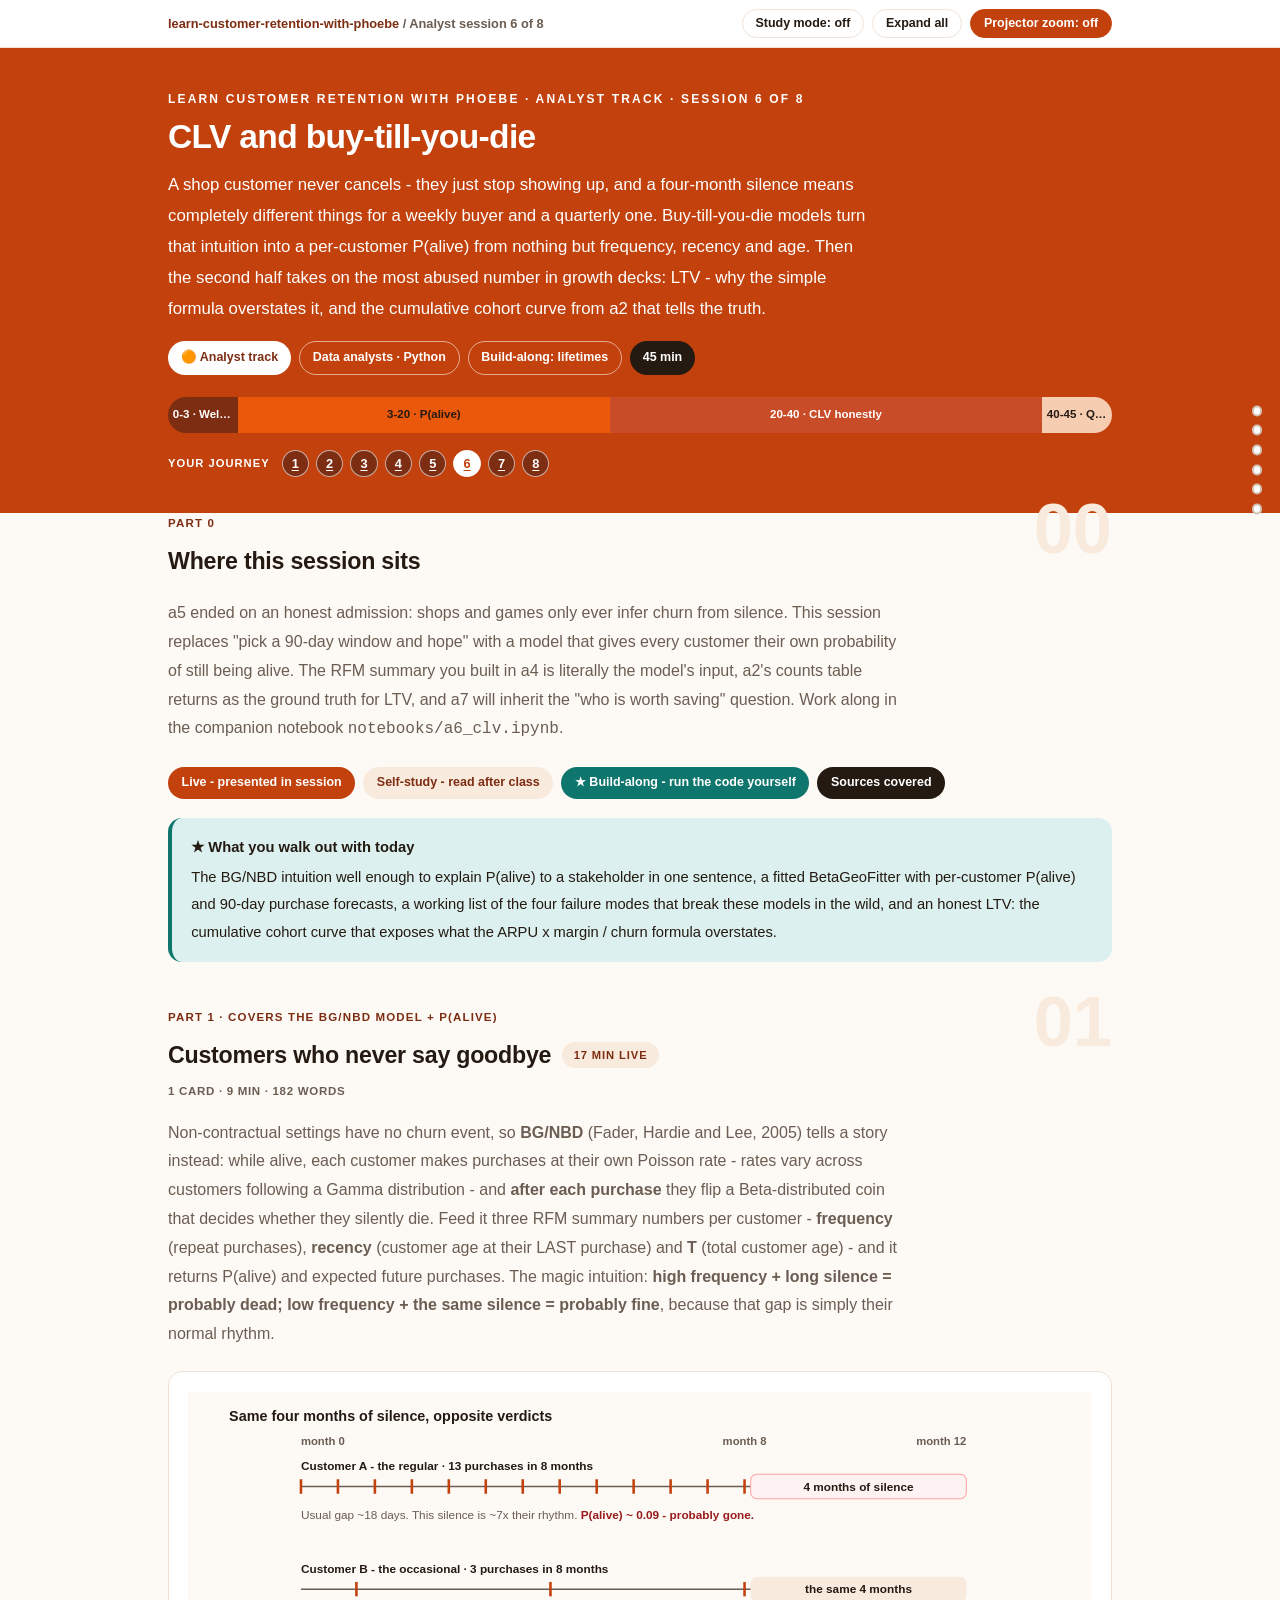
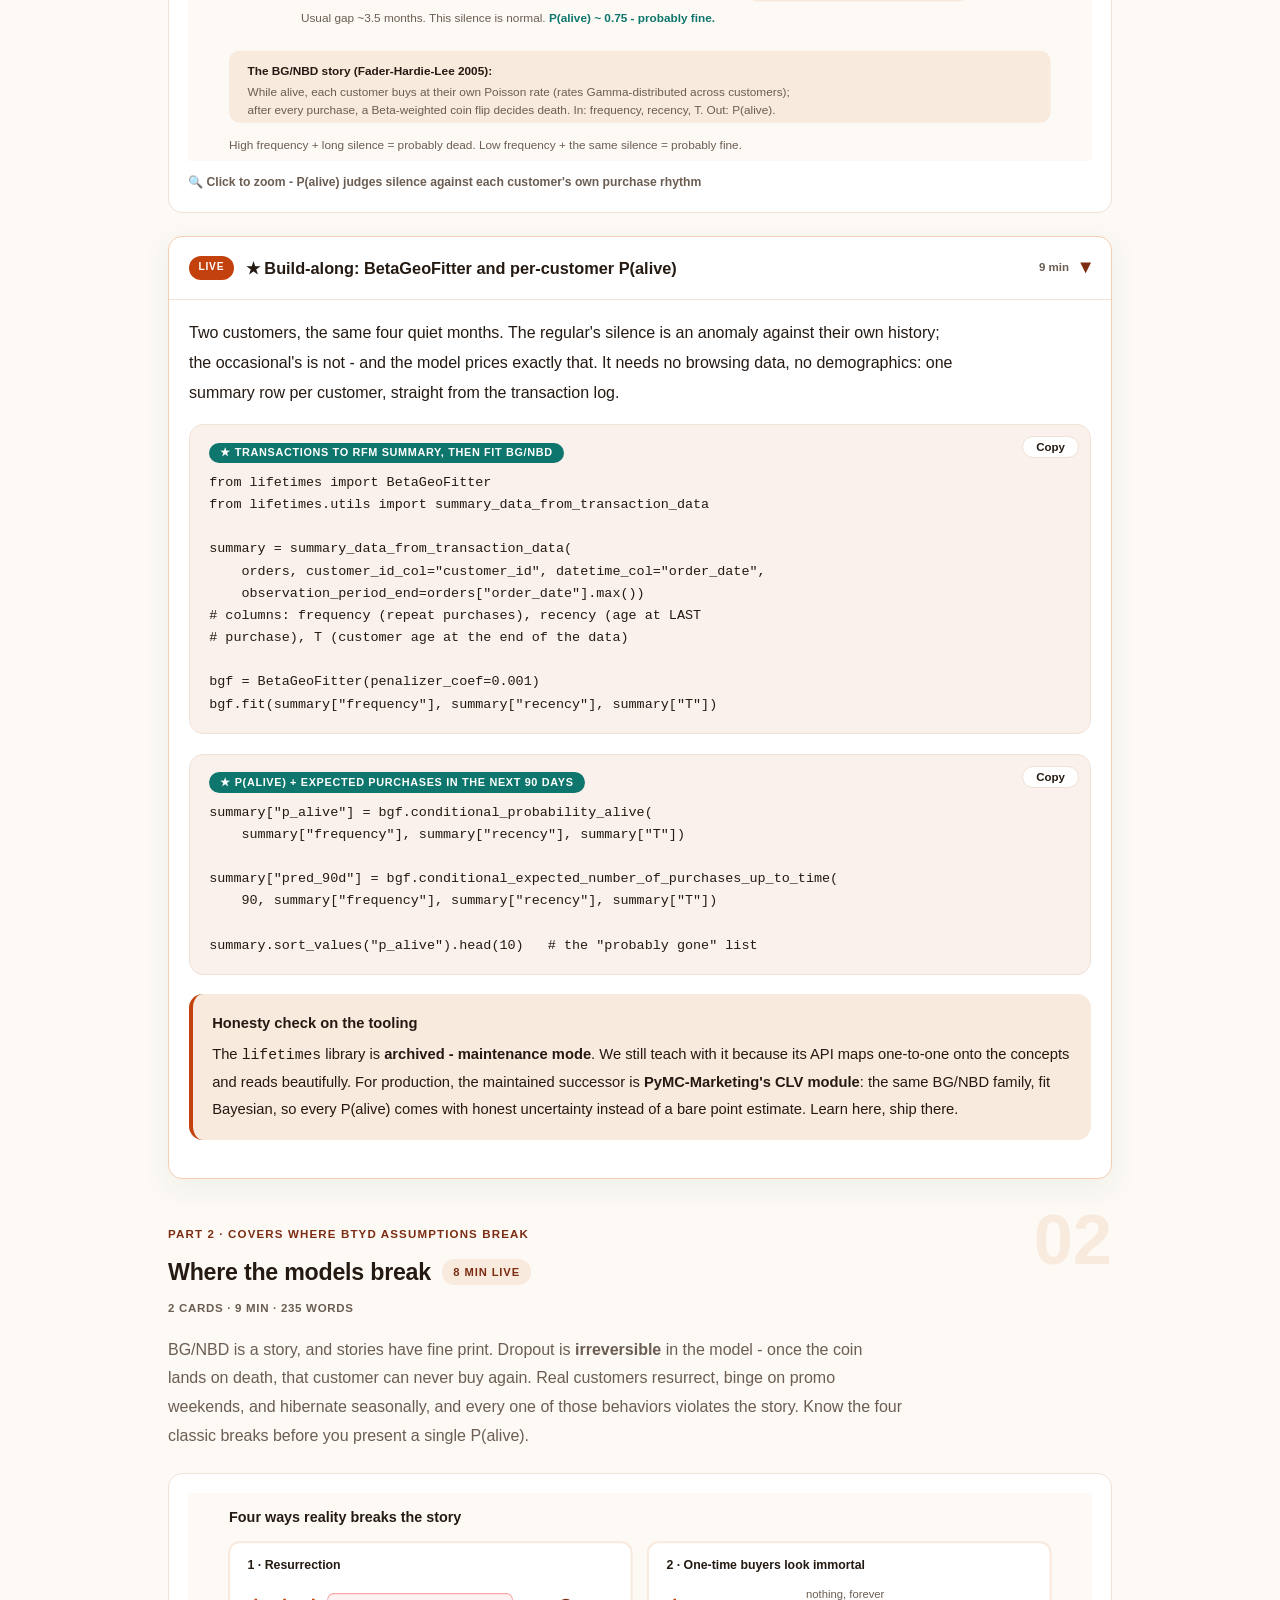
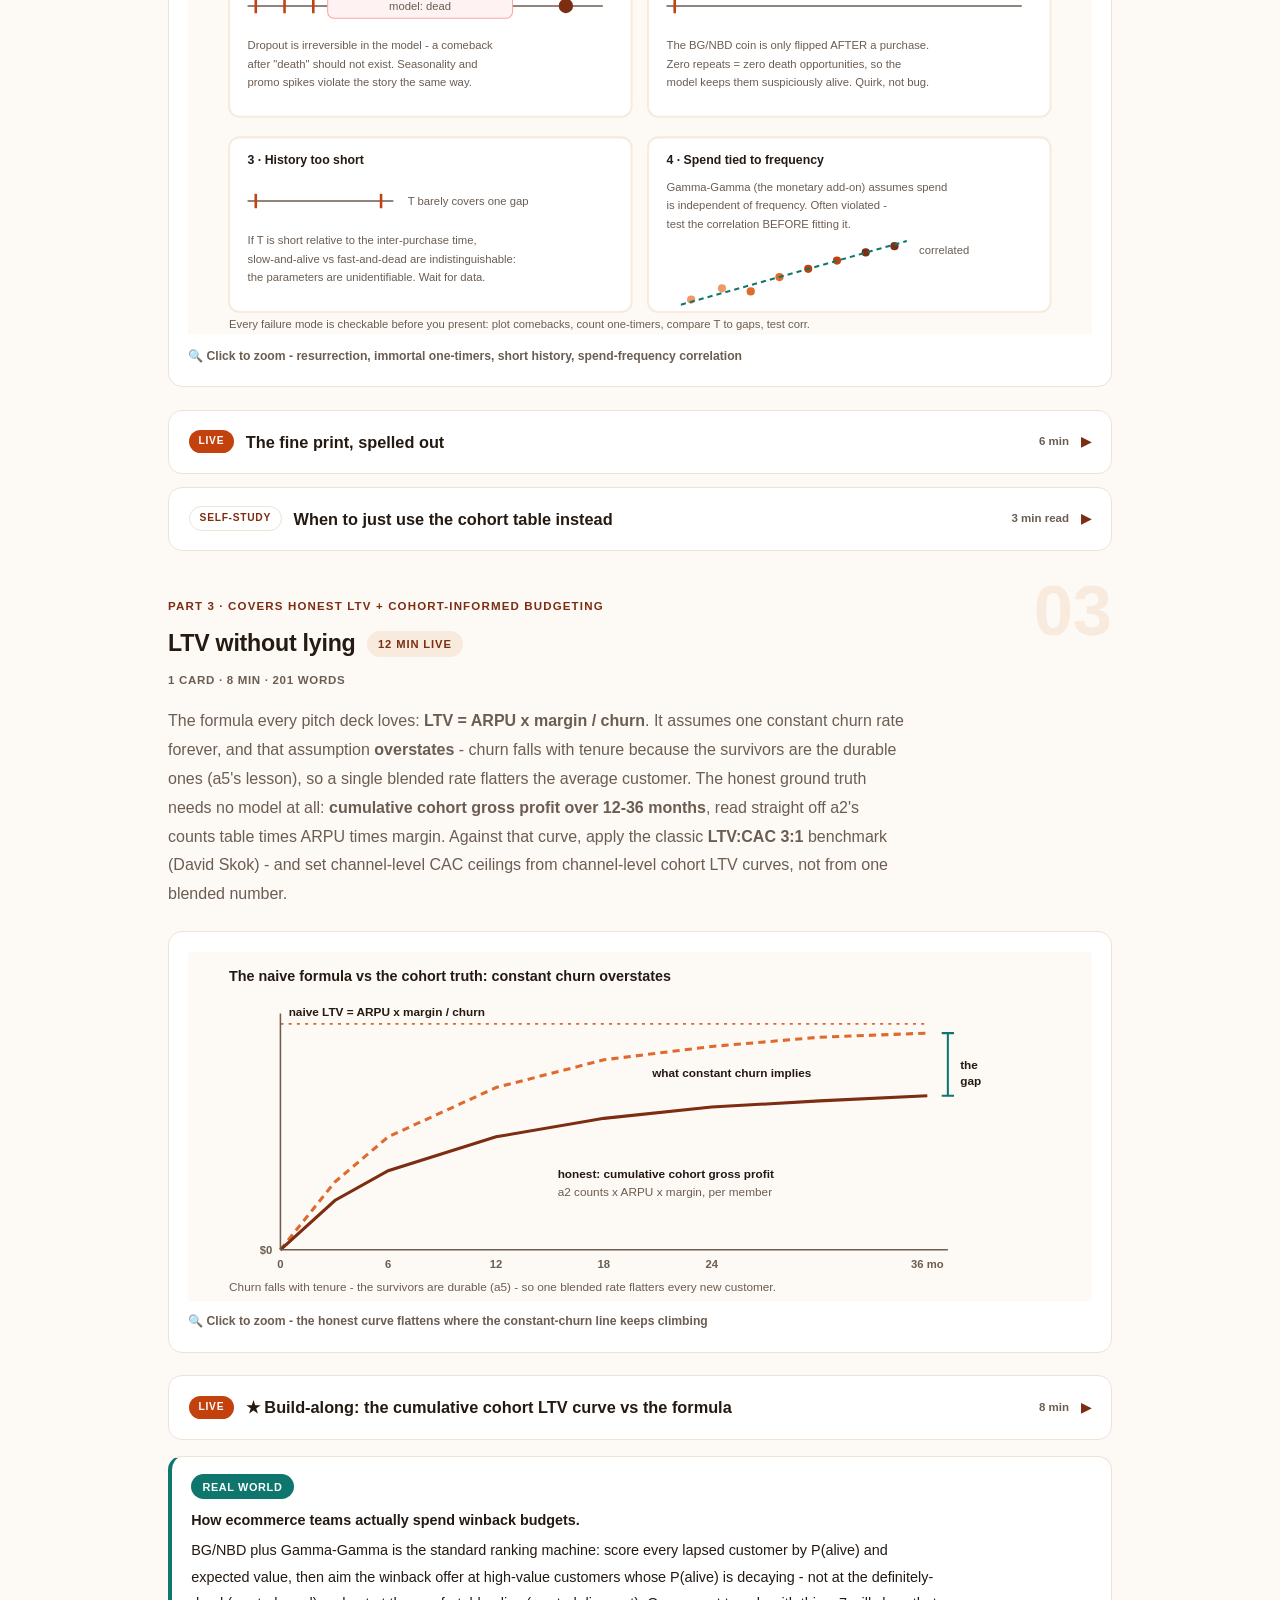
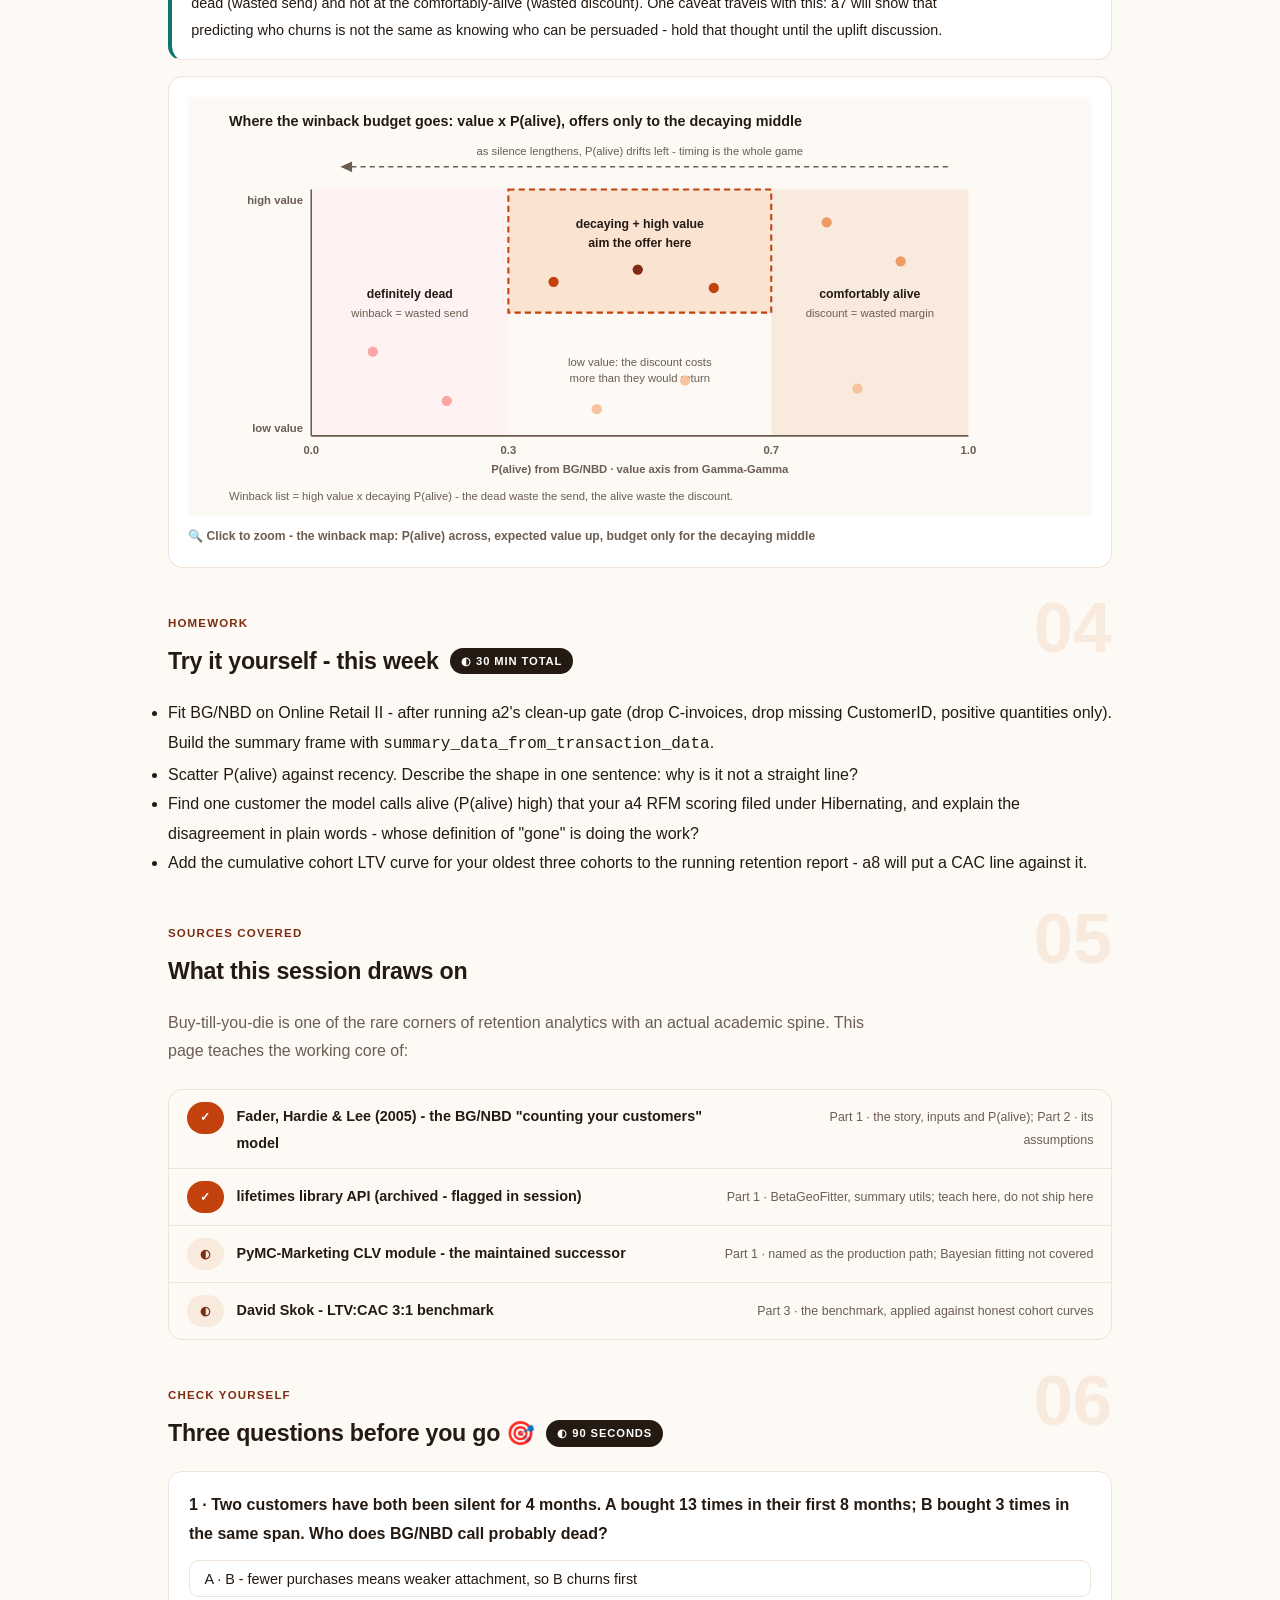
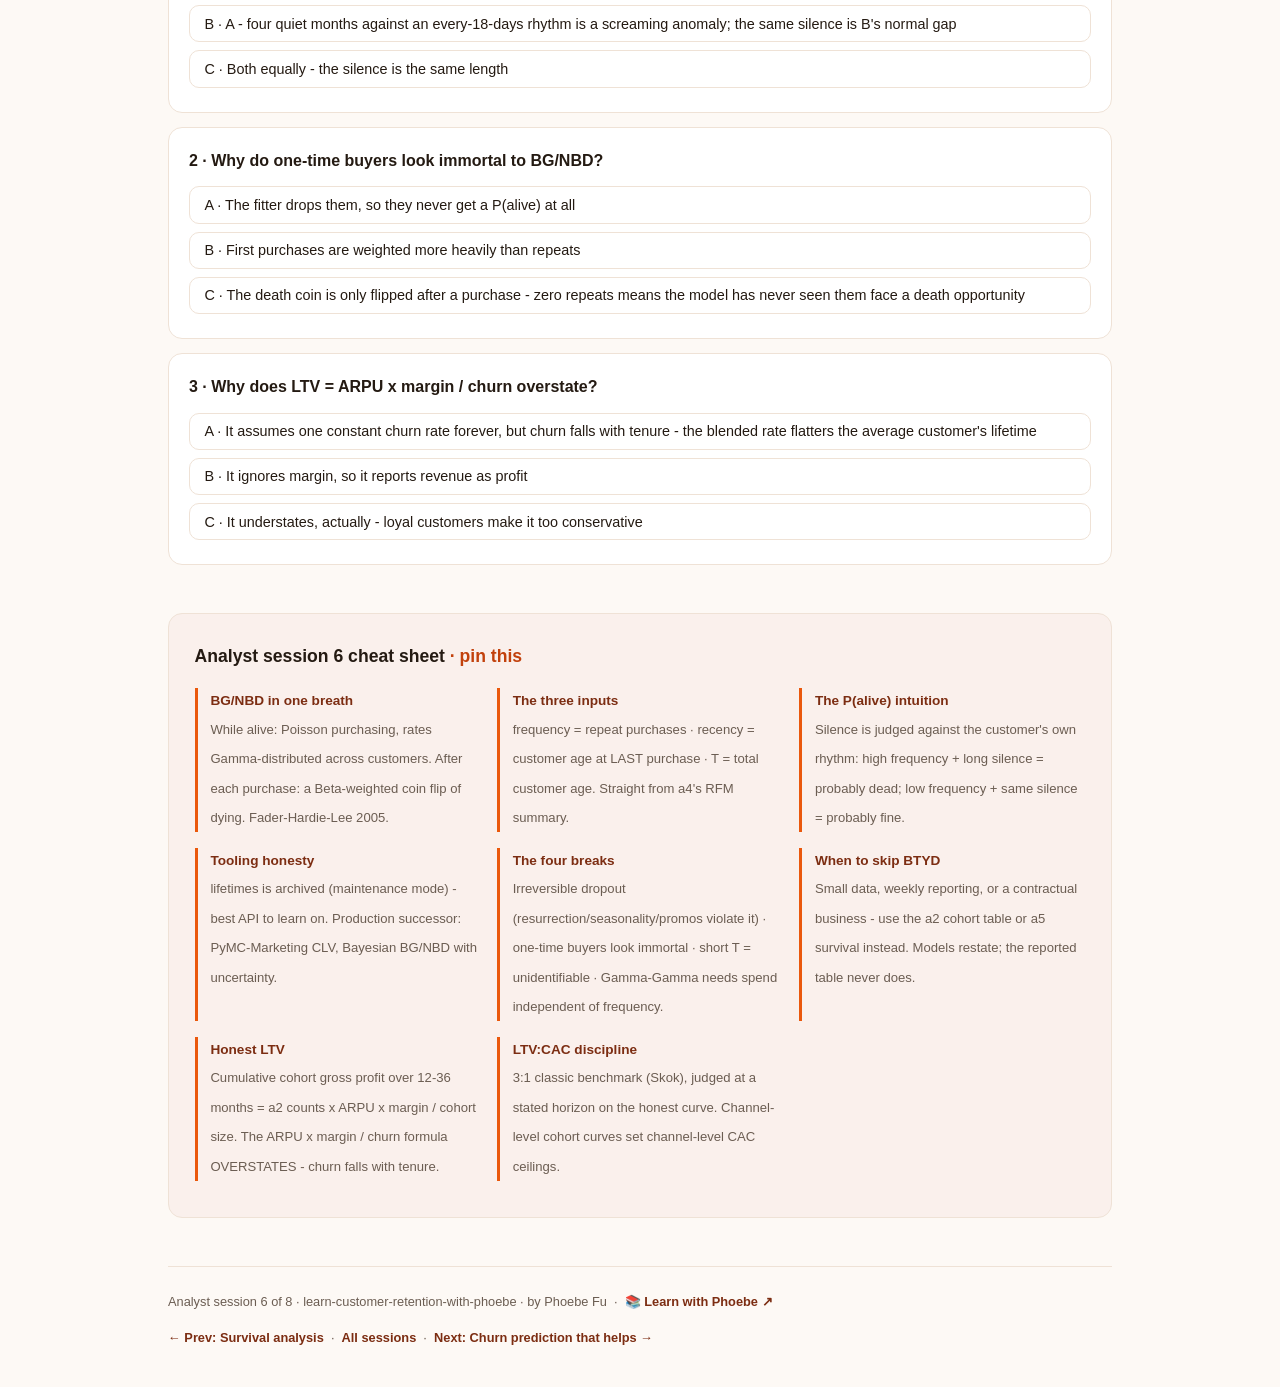
<file: courses/a6-clv-buy-till-you-die.html>
<!DOCTYPE html>
<html lang="en">
<head>
<meta charset="UTF-8">
<meta name="viewport" content="width=device-width, initial-scale=1.0">
<!-- social:start -->
<meta name="description" content="Analyst session 6 of 8. Non-contractual customers never say goodbye - BG/NBD turns frequency, recency and customer age into P(alive) and expected future purchases. Then CLV without lying: why the ARPU x margin / churn formula overstates, and the cumulative cohort curve that is the honest ground truth.">
<meta property="og:type" content="article">
<meta property="og:site_name" content="Learn with Phoebe">
<meta property="og:title" content="CLV and buy-till-you-die - learn customer retention with phoebe">
<meta property="og:description" content="Analyst session 6 of 8. BG/NBD intuition and P(alive) in the lifetimes API, the failure modes that break buy-till-you-die models, and honest cohort-based LTV vs the naive formula.">
<meta property="og:url" content="https://phoebefu6.github.io/learn-customer-retention-with-phoebe/courses/a6-clv-buy-till-you-die.html">
<meta property="og:image" content="https://phoebefu6.github.io/learn-customer-retention-with-phoebe/assets/og-cover.png">
<meta property="og:image:width" content="1200">
<meta property="og:image:height" content="630">
<meta name="twitter:card" content="summary_large_image">
<meta name="twitter:title" content="CLV and buy-till-you-die - learn customer retention with phoebe">
<meta name="twitter:description" content="BG/NBD intuition and P(alive), the failure modes that break buy-till-you-die models, and honest cohort-based LTV vs the naive formula.">
<meta name="twitter:image" content="https://phoebefu6.github.io/learn-customer-retention-with-phoebe/assets/og-cover.png">
<!-- social:end -->
<title>Analyst session 6 · CLV and buy-till-you-die - learn customer retention with phoebe</title>
<link rel="stylesheet" href="../assets/style.css?v=22">
</head>
<body>

<div class="toolbar">
  <div class="wrap">
    <span class="crumb"><a href="../index.html">learn-customer-retention-with-phoebe</a> / Analyst session 6 of 8</span>
    <button class="btn" id="toggle-all" type="button">Expand all</button>
    <button class="btn primary" id="zoom-toggle" type="button">Projector zoom: off</button>
  </div>
</div>

<header class="masthead">
  <div class="wrap">
    <div class="eyebrow">Learn Customer Retention with Phoebe · Analyst track · Session 6 of 8</div>
    <h1>CLV and <span class="accent">buy-till-you-die</span></h1>
    <p class="sub">A shop customer never cancels - they just stop showing up, and a four-month silence means completely different things for a weekly buyer and a quarterly one. Buy-till-you-die models turn that intuition into a per-customer P(alive) from nothing but frequency, recency and age. Then the second half takes on the most abused number in growth decks: LTV - why the simple formula overstates it, and the cumulative cohort curve from a2 that tells the truth.</p>
    <div class="chip-row">
      <span class="chip level">🟠 Analyst track</span>
      <span class="chip audience">Data analysts · Python</span>
      <span class="chip audience">Build-along: lifetimes</span>
      <span class="chip time">45 min</span>
    </div>
    <div class="agenda">
      <span class="a1" style="flex:1">0-3 · Welcome</span>
      <span class="a2" style="flex:6">3-20 · P(alive)</span>
      <span class="a3" style="flex:7">20-40 · CLV honestly</span>
      <span class="a4" style="flex:1">40-45 · Q&amp;A</span>
    </div>
  </div>
</header>

<main class="wrap">

  <!-- ============ INTRO ============ -->
  <section class="section" id="intro">
    <div class="section-kicker">
      <span class="klabel">Part 0</span>
      <h2>Where this session sits</h2>
    </div>
    <p class="lede">a5 ended on an honest admission: shops and games only ever infer churn from silence. This session replaces "pick a 90-day window and hope" with a model that gives every customer their own probability of still being alive. The RFM summary you built in a4 is literally the model's input, a2's counts table returns as the ground truth for LTV, and a7 will inherit the "who is worth saving" question. Work along in the companion notebook <code>notebooks/a6_clv.ipynb</code>.</p>
    <div class="legend">
      <span class="pill solid">Live - presented in session</span>
      <span class="pill light">Self-study - read after class</span>
      <span class="pill peach">★ Build-along - run the code yourself</span>
      <span class="pill inkpill">Sources covered</span>
    </div>
    <div class="callout win">
      <strong>★ What you walk out with today</strong>
      The BG/NBD intuition well enough to explain P(alive) to a stakeholder in one sentence, a fitted BetaGeoFitter with per-customer P(alive) and 90-day purchase forecasts, a working list of the four failure modes that break these models in the wild, and an honest LTV: the cumulative cohort curve that exposes what the ARPU x margin / churn formula overstates.
    </div>
  </section>

  <!-- ============ PART 1: P(ALIVE) ============ -->
  <section class="section" id="p-alive">
    <div class="section-kicker">
      <span class="klabel">Part 1 · covers the BG/NBD model + P(alive)</span>
      <h2>Customers who never say goodbye <span class="tag concept">17 min live</span></h2>
    </div>
    <p class="lede">Non-contractual settings have no churn event, so <strong>BG/NBD</strong> (Fader, Hardie and Lee, 2005) tells a story instead: while alive, each customer makes purchases at their own Poisson rate - rates vary across customers following a Gamma distribution - and <strong>after each purchase</strong> they flip a Beta-distributed coin that decides whether they silently die. Feed it three RFM summary numbers per customer - <strong>frequency</strong> (repeat purchases), <strong>recency</strong> (customer age at their LAST purchase) and <strong>T</strong> (total customer age) - and it returns P(alive) and expected future purchases. The magic intuition: <strong>high frequency + long silence = probably dead; low frequency + the same silence = probably fine</strong>, because that gap is simply their normal rhythm.</p>

    <figure class="zoomable">
      <svg viewBox="0 0 880 360" xmlns="http://www.w3.org/2000/svg" role="img" aria-label="Two customer timelines over twelve months. Customer A made thirteen purchases in eight months then went silent for four months, and the model reads that silence as roughly twenty times their usual gap, so P alive is about 0.09. Customer B made three purchases in eight months and the same four-month silence is their normal rhythm, so P alive is about 0.75. A box beneath summarizes the BG/NBD story and its inputs and outputs.">
        <style>
          .a6paT { font: 700 14px Inter, sans-serif; fill: #241A12; }
          .a6paH { font: 600 11px Inter, sans-serif; fill: #6B5D52; }
          .a6paB { font: 700 11.5px Inter, sans-serif; fill: #241A12; }
          .a6paN { font: 400 11.5px Inter, sans-serif; fill: #6B5D52; }
          .a6paK { stroke: #C2410C; stroke-width: 2.5; }
        </style>
        <rect x="0" y="0" width="880" height="360" fill="#FDF9F5"/>
        <text class="a6paT" x="40" y="28">Same four months of silence, opposite verdicts</text>
        <text class="a6paH" x="110" y="52">month 0</text>
        <text class="a6paH" x="542" y="52" text-anchor="middle">month 8</text>
        <text class="a6paH" x="758" y="52" text-anchor="end">month 12</text>

        <text class="a6paB" x="110" y="76">Customer A - the regular · 13 purchases in 8 months</text>
        <line x1="110" y1="92" x2="548" y2="92" stroke="#6B5D52" stroke-width="1.5"/>
        <line class="a6paK" x1="110" y1="85" x2="110" y2="99"/><line class="a6paK" x1="146" y1="85" x2="146" y2="99"/><line class="a6paK" x1="182" y1="85" x2="182" y2="99"/><line class="a6paK" x1="218" y1="85" x2="218" y2="99"/><line class="a6paK" x1="254" y1="85" x2="254" y2="99"/><line class="a6paK" x1="290" y1="85" x2="290" y2="99"/><line class="a6paK" x1="326" y1="85" x2="326" y2="99"/><line class="a6paK" x1="362" y1="85" x2="362" y2="99"/><line class="a6paK" x1="398" y1="85" x2="398" y2="99"/><line class="a6paK" x1="434" y1="85" x2="434" y2="99"/><line class="a6paK" x1="470" y1="85" x2="470" y2="99"/><line class="a6paK" x1="506" y1="85" x2="506" y2="99"/><line class="a6paK" x1="542" y1="85" x2="542" y2="99"/>
        <rect x="548" y="80" width="210" height="24" rx="6" fill="#FEF2F2" stroke="#FCA5A5"/>
        <text class="a6paB" x="653" y="96" text-anchor="middle" fill="#991B1B">4 months of silence</text>
        <text class="a6paN" x="110" y="124">Usual gap ~18 days. This silence is ~7x their rhythm. <tspan style="font-weight:700" fill="#991B1B">P(alive) ~ 0.09 - probably gone.</tspan></text>

        <text class="a6paB" x="110" y="176">Customer B - the occasional · 3 purchases in 8 months</text>
        <line x1="110" y1="192" x2="548" y2="192" stroke="#6B5D52" stroke-width="1.5"/>
        <line class="a6paK" x1="164" y1="185" x2="164" y2="199"/><line class="a6paK" x1="353" y1="185" x2="353" y2="199"/><line class="a6paK" x1="542" y1="185" x2="542" y2="199"/>
        <rect x="548" y="180" width="210" height="24" rx="6" fill="#F8EADD"/>
        <text class="a6paB" x="653" y="196" text-anchor="middle" fill="#6B5D52">the same 4 months</text>
        <text class="a6paN" x="110" y="224">Usual gap ~3.5 months. This silence is normal. <tspan style="font-weight:700" fill="#0F766E">P(alive) ~ 0.75 - probably fine.</tspan></text>

        <rect x="40" y="252" width="800" height="70" rx="10" fill="#F8EADD"/>
        <text class="a6paB" x="58" y="276">The BG/NBD story (Fader-Hardie-Lee 2005):</text>
        <text class="a6paN" x="58" y="296">While alive, each customer buys at their own Poisson rate (rates Gamma-distributed across customers);</text>
        <text class="a6paN" x="58" y="314">after every purchase, a Beta-weighted coin flip decides death. In: frequency, recency, T. Out: P(alive).</text>
        <text class="a6paN" x="40" y="348">High frequency + long silence = probably dead. Low frequency + the same silence = probably fine.</text>
      </svg>
      <figcaption>🔍 Click to zoom - P(alive) judges silence against each customer's own purchase rhythm</figcaption>
    </figure>

    <details class="card" open>
      <summary><span class="mode live">Live</span>★ Build-along: BetaGeoFitter and per-customer P(alive)<span class="mini">9 min</span><span class="caret">▶</span></summary>
      <div class="body">
        <p>Two customers, the same four quiet months. The regular's silence is an anomaly against their own history; the occasional's is not - and the model prices exactly that. It needs no browsing data, no demographics: one summary row per customer, straight from the transaction log.</p>
        <div class="prompt-box good"><span class="label">★ Transactions to RFM summary, then fit BG/NBD</span>from lifetimes import BetaGeoFitter
from lifetimes.utils import summary_data_from_transaction_data

summary = summary_data_from_transaction_data(
    orders, customer_id_col="customer_id", datetime_col="order_date",
    observation_period_end=orders["order_date"].max())
# columns: frequency (repeat purchases), recency (age at LAST
# purchase), T (customer age at the end of the data)

bgf = BetaGeoFitter(penalizer_coef=0.001)
bgf.fit(summary["frequency"], summary["recency"], summary["T"])</div>
        <div class="prompt-box good"><span class="label">★ P(alive) + expected purchases in the next 90 days</span>summary["p_alive"] = bgf.conditional_probability_alive(
    summary["frequency"], summary["recency"], summary["T"])

summary["pred_90d"] = bgf.conditional_expected_number_of_purchases_up_to_time(
    90, summary["frequency"], summary["recency"], summary["T"])

summary.sort_values("p_alive").head(10)   # the "probably gone" list</div>
        <div class="callout tip">
          <strong>Honesty check on the tooling</strong>
          The <code>lifetimes</code> library is <strong>archived - maintenance mode</strong>. We still teach with it because its API maps one-to-one onto the concepts and reads beautifully. For production, the maintained successor is <strong>PyMC-Marketing's CLV module</strong>: the same BG/NBD family, fit Bayesian, so every P(alive) comes with honest uncertainty instead of a bare point estimate. Learn here, ship there.
        </div>
      </div>
    </details>
  </section>

  <!-- ============ PART 2: FAILURE MODES ============ -->
  <section class="section" id="failure-modes">
    <div class="section-kicker">
      <span class="klabel">Part 2 · covers where BTYD assumptions break</span>
      <h2>Where the models break <span class="tag concept">8 min live</span></h2>
    </div>
    <p class="lede">BG/NBD is a story, and stories have fine print. Dropout is <strong>irreversible</strong> in the model - once the coin lands on death, that customer can never buy again. Real customers resurrect, binge on promo weekends, and hibernate seasonally, and every one of those behaviors violates the story. Know the four classic breaks before you present a single P(alive).</p>

    <figure class="zoomable">
      <svg viewBox="0 0 880 430" xmlns="http://www.w3.org/2000/svg" role="img" aria-label="A four-panel gallery of buy-till-you-die failure modes: a resurrected customer buying again after the model declared them dead; a one-time buyer who looks immortal because death can only follow a purchase; a customer history too short relative to their purchase gap to identify parameters; and a scatter showing spend correlated with frequency, violating the Gamma-Gamma independence assumption.">
        <style>
          .a6fmT { font: 700 14px Inter, sans-serif; fill: #241A12; }
          .a6fmB { font: 700 12px Inter, sans-serif; fill: #241A12; }
          .a6fmN { font: 400 11px Inter, sans-serif; fill: #6B5D52; }
          .a6fmK { stroke: #C2410C; stroke-width: 2.5; }
        </style>
        <rect x="0" y="0" width="880" height="430" fill="#FDF9F5"/>
        <text class="a6fmT" x="40" y="28">Four ways reality breaks the story</text>

        <rect x="40" y="48" width="392" height="170" rx="10" fill="#FFFFFF" stroke="#F8EADD" stroke-width="2"/>
        <text class="a6fmB" x="58" y="74">1 · Resurrection</text>
        <path d="M58,110 H136 M316,110 H404" fill="none" stroke="#6B5D52" stroke-width="1.5"/>
        <line class="a6fmK" x1="66" y1="103" x2="66" y2="117"/><line class="a6fmK" x1="94" y1="103" x2="94" y2="117"/><line class="a6fmK" x1="122" y1="103" x2="122" y2="117"/>
        <rect x="136" y="98" width="180" height="24" rx="6" fill="#FEF2F2" stroke="#FCA5A5"/>
        <text class="a6fmN" x="226" y="114" text-anchor="middle" fill="#991B1B">model: dead</text>
        <circle cx="368" cy="110" r="7" fill="#7C2D12"/>
        <text class="a6fmN" x="58" y="152">Dropout is irreversible in the model - a comeback</text>
        <text class="a6fmN" x="58" y="170">after "death" should not exist. Seasonality and</text>
        <text class="a6fmN" x="58" y="188">promo spikes violate the story the same way.</text>

        <rect x="448" y="48" width="392" height="170" rx="10" fill="#FFFFFF" stroke="#F8EADD" stroke-width="2"/>
        <text class="a6fmB" x="466" y="74">2 · One-time buyers look immortal</text>
        <line x1="466" y1="110" x2="812" y2="110" stroke="#6B5D52" stroke-width="1.5"/>
        <line class="a6fmK" x1="474" y1="103" x2="474" y2="117"/>
        <text class="a6fmN" x="640" y="102" text-anchor="middle">nothing, forever</text>
        <text class="a6fmN" x="466" y="152">The BG/NBD coin is only flipped AFTER a purchase.</text>
        <text class="a6fmN" x="466" y="170">Zero repeats = zero death opportunities, so the</text>
        <text class="a6fmN" x="466" y="188">model keeps them suspiciously alive. Quirk, not bug.</text>

        <rect x="40" y="238" width="392" height="170" rx="10" fill="#FFFFFF" stroke="#F8EADD" stroke-width="2"/>
        <text class="a6fmB" x="58" y="264">3 · History too short</text>
        <line x1="58" y1="300" x2="200" y2="300" stroke="#6B5D52" stroke-width="1.5"/>
        <line class="a6fmK" x1="66" y1="293" x2="66" y2="307"/><line class="a6fmK" x1="188" y1="293" x2="188" y2="307"/>
        <text class="a6fmN" x="214" y="304">T barely covers one gap</text>
        <text class="a6fmN" x="58" y="342">If T is short relative to the inter-purchase time,</text>
        <text class="a6fmN" x="58" y="360">slow-and-alive vs fast-and-dead are indistinguishable:</text>
        <text class="a6fmN" x="58" y="378">the parameters are unidentifiable. Wait for data.</text>

        <rect x="448" y="238" width="392" height="170" rx="10" fill="#FFFFFF" stroke="#F8EADD" stroke-width="2"/>
        <text class="a6fmB" x="466" y="264">4 · Spend tied to frequency</text>
        <circle cx="490" cy="396" r="4" fill="#EE9A66"/><circle cx="520" cy="385" r="4" fill="#EE9A66"/><circle cx="548" cy="388" r="4" fill="#E06A2E"/><circle cx="576" cy="374" r="4" fill="#E06A2E"/><circle cx="604" cy="366" r="4" fill="#C2410C"/><circle cx="632" cy="358" r="4" fill="#C2410C"/><circle cx="660" cy="350" r="4" fill="#7C2D12"/><circle cx="688" cy="344" r="4" fill="#7C2D12"/>
        <line x1="480" y1="401" x2="700" y2="339" stroke="#0F766E" stroke-width="2" stroke-dasharray="5 4"/>
        <text class="a6fmN" x="712" y="352">correlated</text>
        <text class="a6fmN" x="466" y="290">Gamma-Gamma (the monetary add-on) assumes spend</text>
        <text class="a6fmN" x="466" y="308">is independent of frequency. Often violated -</text>
        <text class="a6fmN" x="466" y="326">test the correlation BEFORE fitting it.</text>
        <text class="a6fmN" x="40" y="424">Every failure mode is checkable before you present: plot comebacks, count one-timers, compare T to gaps, test corr.</text>
      </svg>
      <figcaption>🔍 Click to zoom - resurrection, immortal one-timers, short history, spend-frequency correlation</figcaption>
    </figure>

    <details class="card">
      <summary><span class="mode live">Live</span>The fine print, spelled out<span class="mini">6 min</span><span class="caret">▶</span></summary>
      <div class="body">
        <ul>
          <li><strong>Irreversible dropout:</strong> the model has no resurrection state. Winback campaigns, seasonal shoppers and promo-spike bingers all generate purchase patterns the story says cannot happen - fit quality degrades quietly, so inspect holdout calibration, not just the fit summary.</li>
          <li><strong>The one-time-buyer quirk:</strong> customers can only die immediately AFTER a purchase, so a buyer with zero repeats has never faced the coin - BG/NBD keeps their P(alive) high indefinitely. With a large one-time-buyer base (most shops), read cohort-level outputs with that skew in mind.</li>
          <li><strong>Unidentifiability on short histories:</strong> when T is short relative to typical inter-purchase time, the data cannot separate "slow but alive" from "fast but dead". No fitter setting fixes missing time.</li>
          <li><strong>Gamma-Gamma's independence assumption:</strong> the monetary model assumes spend per transaction is independent of frequency. Check <code>summary[["frequency", "monetary_value"]].corr()</code> first; a material correlation means the CLV ranking inherits a bias.</li>
        </ul>
      </div>
    </details>

    <details class="card">
      <summary><span class="mode self">Self-study</span>When to just use the cohort table instead<span class="mini">3 min read</span><span class="caret">▶</span></summary>
      <div class="body">
        <p>BTYD earns its keep when you need <strong>per-customer</strong> lifetime estimates in a <strong>non-contractual</strong> business with enough history. Skip it when:</p>
        <ul>
          <li><strong>Small data:</strong> a few thousand customers or a short observation window - the a2 cohort table plus a5's KM curve answer the aggregate question with far fewer assumptions.</li>
          <li><strong>Weekly reporting:</strong> the frozen cohort table is the reporting artifact; a probabilistic model that restates every refit has no business on a weekly dashboard.</li>
          <li><strong>Contractual business:</strong> churn is observed, so you do not need to infer it - survival analysis (a5) is the right tool, not BTYD.</li>
        </ul>
      </div>
    </details>
  </section>

  <!-- ============ PART 3: LTV WITHOUT LYING ============ -->
  <section class="section" id="ltv">
    <div class="section-kicker">
      <span class="klabel">Part 3 · covers honest LTV + cohort-informed budgeting</span>
      <h2>LTV without lying <span class="tag concept">12 min live</span></h2>
    </div>
    <p class="lede">The formula every pitch deck loves: <strong>LTV = ARPU x margin / churn</strong>. It assumes one constant churn rate forever, and that assumption <strong>overstates</strong> - churn falls with tenure because the survivors are the durable ones (a5's lesson), so a single blended rate flatters the average customer. The honest ground truth needs no model at all: <strong>cumulative cohort gross profit over 12-36 months</strong>, read straight off a2's counts table times ARPU times margin. Against that curve, apply the classic <strong>LTV:CAC 3:1</strong> benchmark (David Skok) - and set channel-level CAC ceilings from channel-level cohort LTV curves, not from one blended number.</p>

    <figure class="zoomable">
      <svg viewBox="0 0 880 340" xmlns="http://www.w3.org/2000/svg" role="img" aria-label="Two LTV lines over 36 months of cohort age. The honest line, cumulative cohort gross profit per original member, rises and flattens. The naive constant-churn line rises faster and overshoots toward the formula's asymptote of ARPU times margin over churn, with the widening gap labeled as the overstatement.">
        <style>
          .a6lvT { font: 700 14px Inter, sans-serif; fill: #241A12; }
          .a6lvH { font: 600 11px Inter, sans-serif; fill: #6B5D52; }
          .a6lvB { font: 700 11.5px Inter, sans-serif; fill: #241A12; }
          .a6lvN { font: 400 11.5px Inter, sans-serif; fill: #6B5D52; }
        </style>
        <rect x="0" y="0" width="880" height="340" fill="#FDF9F5"/>
        <text class="a6lvT" x="40" y="28">The naive formula vs the cohort truth: constant churn overstates</text>
        <line x1="90" y1="70" x2="720" y2="70" stroke="#E06A2E" stroke-width="1.5" stroke-dasharray="3 5"/>
        <text class="a6lvB" x="98" y="62" fill="#E06A2E">naive LTV = ARPU x margin / churn</text>
        <path d="M90,290 L143,224 L195,180 L300,132 L405,105 L510,92 L615,83 L720,79" fill="none" stroke="#E06A2E" stroke-width="3" stroke-dasharray="7 5"/>
        <path d="M90,290 L143,242 L195,213 L300,180 L405,162 L510,151 L615,145 L720,140" fill="none" stroke="#7C2D12" stroke-width="3"/>
        <text class="a6lvB" x="360" y="220" fill="#7C2D12">honest: cumulative cohort gross profit</text>
        <text class="a6lvN" x="360" y="238" fill="#7C2D12">a2 counts x ARPU x margin, per member</text>
        <text class="a6lvB" x="452" y="122" fill="#E06A2E">what constant churn implies</text>
        <line x1="740" y1="79" x2="740" y2="140" stroke="#0F766E" stroke-width="2"/>
        <line x1="734" y1="79" x2="746" y2="79" stroke="#0F766E" stroke-width="2"/>
        <line x1="734" y1="140" x2="746" y2="140" stroke="#0F766E" stroke-width="2"/>
        <text class="a6lvB" x="752" y="114" fill="#0F766E">the</text>
        <text class="a6lvB" x="752" y="130" fill="#0F766E">gap</text>
        <line x1="90" y1="60" x2="90" y2="290" stroke="#6B5D52" stroke-width="1.5"/>
        <line x1="90" y1="290" x2="740" y2="290" stroke="#6B5D52" stroke-width="1.5"/>
        <text class="a6lvH" x="82" y="294" text-anchor="end">$0</text>
        <text class="a6lvH" x="90" y="308" text-anchor="middle">0</text>
        <text class="a6lvH" x="195" y="308" text-anchor="middle">6</text>
        <text class="a6lvH" x="300" y="308" text-anchor="middle">12</text>
        <text class="a6lvH" x="405" y="308" text-anchor="middle">18</text>
        <text class="a6lvH" x="510" y="308" text-anchor="middle">24</text>
        <text class="a6lvH" x="720" y="308" text-anchor="middle">36 mo</text>
        <text class="a6lvN" x="40" y="330">Churn falls with tenure - the survivors are durable (a5) - so one blended rate flatters every new customer.</text>
      </svg>
      <figcaption>🔍 Click to zoom - the honest curve flattens where the constant-churn line keeps climbing</figcaption>
    </figure>

    <details class="card">
      <summary><span class="mode live">Live</span>★ Build-along: the cumulative cohort LTV curve vs the formula<span class="mini">8 min</span><span class="caret">▶</span></summary>
      <div class="body">
        <p>You already built the hard part in a2. The counts pivot (distinct buyers per cohort x period) becomes an LTV curve in three lines: cumulate across periods, convert to money, divide by cohort size.</p>
        <div class="prompt-box good"><span class="label">★ Honest LTV from a2's counts pivot, vs the naive formula</span># counts = pivot from a2: distinct active buyers per (cohort, period)
arpu, margin, churn_rate = 42.0, 0.30, 0.08    # monthly, illustrative

cum_gp = (counts * arpu * margin).cumsum(axis=1)          # cohort gross profit
ltv_curve = cum_gp.divide(counts.iloc[:, 0], axis=0)      # per original member
ltv_curve.T.plot(legend=False, color="#C2410C", alpha=0.4)

naive = arpu * margin / churn_rate                         # the deck formula
print(f"naive formula: {naive:.0f}")
print(f"12-month cohort truth: {ltv_curve[12].mean():.0f}")
# the naive answer overshoots what any cohort actually delivered</div>
        <ul>
          <li><strong>Read the curve at fixed horizons</strong> - 12, 24, 36 months - and compare like with like. "LTV" without a horizon is not a number, it is a mood.</li>
          <li><strong>LTV:CAC 3:1</strong> (Skok's classic benchmark) only means something against the honest curve at a stated horizon, with margin in the numerator.</li>
          <li><strong>Cohort-informed budgeting:</strong> compute the curve per acquisition channel, and each channel gets its own CAC ceiling. A channel whose 12-month cohort LTV is half the blended average is quietly subsidized by every other channel.</li>
        </ul>
      </div>
    </details>

    <div class="callout example">
      <span class="ex-pill">Real world</span>
      <p><strong>How ecommerce teams actually spend winback budgets.</strong> BG/NBD plus Gamma-Gamma is the standard ranking machine: score every lapsed customer by P(alive) and expected value, then aim the winback offer at high-value customers whose P(alive) is decaying - not at the definitely-dead (wasted send) and not at the comfortably-alive (wasted discount). One caveat travels with this: a7 will show that predicting who churns is not the same as knowing who can be persuaded - hold that thought until the uplift discussion.</p>
    </div>

    <figure class="zoomable">
      <svg viewBox="0 0 880 408" xmlns="http://www.w3.org/2000/svg" role="img" aria-label="A targeting map with P(alive) on the horizontal axis and Gamma-Gamma expected value on the vertical axis. The left band below P(alive) 0.3 is marked definitely dead, a wasted send. The right band above 0.7 is comfortably alive, a wasted discount. The winback target zone is the high-value middle band where P(alive) is decaying. An arrow across the top shows customers drifting left as silence lengthens.">
        <style>
          .a6wbT { font: 700 14px Inter, sans-serif; fill: #241A12; }
          .a6wbH { font: 600 11px Inter, sans-serif; fill: #6B5D52; }
          .a6wbB { font: 700 12px Inter, sans-serif; fill: #241A12; }
          .a6wbN { font: 400 11px Inter, sans-serif; fill: #6B5D52; }
        </style>
        <defs>
          <marker id="a6wbArw" markerWidth="9" markerHeight="8" refX="7" refY="4" orient="auto">
            <path d="M0.5,0.5 L8,4 L0.5,7.5 Z" fill="#6B5D52"/>
          </marker>
        </defs>
        <rect x="0" y="0" width="880" height="408" fill="#FDF9F5"/>
        <text class="a6wbT" x="40" y="28">Where the winback budget goes: value x P(alive), offers only to the decaying middle</text>
        <text class="a6wbN" x="440" y="56" text-anchor="middle">as silence lengthens, P(alive) drifts left - timing is the whole game</text>
        <line x1="740" y1="68" x2="150" y2="68" stroke="#6B5D52" stroke-width="1.5" stroke-dasharray="5 4" marker-end="url(#a6wbArw)"/>

        <rect x="120" y="90" width="192" height="240" fill="#FEF2F2"/>
        <rect x="568" y="90" width="192" height="240" fill="#F8EADD"/>
        <rect x="312" y="90" width="256" height="120" fill="#FBE3D2" stroke="#C2410C" stroke-width="2" stroke-dasharray="6 4"/>

        <text class="a6wbB" x="216" y="196" text-anchor="middle" fill="#991B1B">definitely dead</text>
        <text class="a6wbN" x="216" y="214" text-anchor="middle" fill="#991B1B">winback = wasted send</text>

        <text class="a6wbB" x="440" y="128" text-anchor="middle" fill="#7C2D12">decaying + high value</text>
        <text class="a6wbB" x="440" y="146" text-anchor="middle" fill="#C2410C">aim the offer here</text>

        <text class="a6wbN" x="440" y="262" text-anchor="middle">low value: the discount costs</text>
        <text class="a6wbN" x="440" y="278" text-anchor="middle">more than they would return</text>

        <text class="a6wbB" x="664" y="196" text-anchor="middle">comfortably alive</text>
        <text class="a6wbN" x="664" y="214" text-anchor="middle">discount = wasted margin</text>

        <circle cx="180" cy="248" r="5" fill="#FCA5A5"/>
        <circle cx="252" cy="296" r="5" fill="#FCA5A5"/>
        <circle cx="356" cy="180" r="5" fill="#C2410C"/>
        <circle cx="438" cy="168" r="5" fill="#7C2D12"/>
        <circle cx="512" cy="186" r="5" fill="#C2410C"/>
        <circle cx="398" cy="304" r="5" fill="#F6C39E"/>
        <circle cx="484" cy="276" r="5" fill="#F6C39E"/>
        <circle cx="622" cy="122" r="5" fill="#EE9A66"/>
        <circle cx="694" cy="160" r="5" fill="#EE9A66"/>
        <circle cx="652" cy="284" r="5" fill="#F6C39E"/>

        <line x1="120" y1="90" x2="120" y2="330" stroke="#6B5D52" stroke-width="1.5"/>
        <line x1="120" y1="330" x2="760" y2="330" stroke="#6B5D52" stroke-width="1.5"/>
        <text class="a6wbH" x="112" y="104" text-anchor="end">high value</text>
        <text class="a6wbH" x="112" y="326" text-anchor="end">low value</text>
        <text class="a6wbH" x="120" y="348" text-anchor="middle">0.0</text>
        <text class="a6wbH" x="312" y="348" text-anchor="middle">0.3</text>
        <text class="a6wbH" x="568" y="348" text-anchor="middle">0.7</text>
        <text class="a6wbH" x="760" y="348" text-anchor="middle">1.0</text>
        <text class="a6wbH" x="440" y="366" text-anchor="middle">P(alive) from BG/NBD · value axis from Gamma-Gamma</text>
        <text class="a6wbN" x="40" y="392">Winback list = high value x decaying P(alive) - the dead waste the send, the alive waste the discount.</text>
      </svg>
      <figcaption>🔍 Click to zoom - the winback map: P(alive) across, expected value up, budget only for the decaying middle</figcaption>
    </figure>
  </section>

  <!-- ============ HOMEWORK ============ -->
  <section class="section" id="exercise">
    <div class="section-kicker">
      <span class="klabel">Homework</span>
      <h2>Try it yourself - this week <span class="tag exercise">◐ 30 min total</span></h2>
    </div>
    <ul>
      <li>Fit BG/NBD on Online Retail II - after running a2's clean-up gate (drop C-invoices, drop missing CustomerID, positive quantities only). Build the summary frame with <code>summary_data_from_transaction_data</code>.</li>
      <li>Scatter P(alive) against recency. Describe the shape in one sentence: why is it not a straight line?</li>
      <li>Find one customer the model calls alive (P(alive) high) that your a4 RFM scoring filed under Hibernating, and explain the disagreement in plain words - whose definition of "gone" is doing the work?</li>
      <li>Add the cumulative cohort LTV curve for your oldest three cohorts to the running retention report - a8 will put a CAC line against it.</li>
    </ul>
  </section>

  <!-- ============ SOURCES ============ -->
  <section class="section" id="official">
    <div class="section-kicker">
      <span class="klabel">Sources covered</span>
      <h2>What this session draws on</h2>
    </div>
    <p class="lede">Buy-till-you-die is one of the rare corners of retention analytics with an actual academic spine. This page teaches the working core of:</p>
    <div class="covered">
      <div class="covered-row"><span class="status pill solid">✓</span><span class="name">Fader, Hardie &amp; Lee (2005) - the BG/NBD "counting your customers" model</span><span class="note">Part 1 · the story, inputs and P(alive); Part 2 · its assumptions</span></div>
      <div class="covered-row"><span class="status pill solid">✓</span><span class="name">lifetimes library API (archived - flagged in session)</span><span class="note">Part 1 · BetaGeoFitter, summary utils; teach here, do not ship here</span></div>
      <div class="covered-row"><span class="status pill light">◐</span><span class="name">PyMC-Marketing CLV module - the maintained successor</span><span class="note">Part 1 · named as the production path; Bayesian fitting not covered</span></div>
      <div class="covered-row"><span class="status pill light">◐</span><span class="name">David Skok - LTV:CAC 3:1 benchmark</span><span class="note">Part 3 · the benchmark, applied against honest cohort curves</span></div>
    </div>
  </section>

  <!-- ============ QUIZ ============ -->
  <section class="section" id="quiz">
    <div class="section-kicker">
      <span class="klabel">Check yourself</span>
      <h2>Three questions before you go 🎯 <span class="tag exercise">◐ 90 seconds</span></h2>
    </div>
    <div class="quiz-q" data-answer="1">
      <p class="qtext">1 · Two customers have both been silent for 4 months. A bought 13 times in their first 8 months; B bought 3 times in the same span. Who does BG/NBD call probably dead?</p>
      <button class="qopt" type="button">A · B - fewer purchases means weaker attachment, so B churns first</button>
      <button class="qopt" type="button">B · A - four quiet months against an every-18-days rhythm is a screaming anomaly; the same silence is B's normal gap</button>
      <button class="qopt" type="button">C · Both equally - the silence is the same length</button>
      <p class="qwhy">P(alive) judges silence against each customer's own purchase rate. The regular's gap is many times their usual rhythm; the occasional buyer's identical gap is unremarkable. This is the whole point of modeling heterogeneous rates.</p>
    </div>
    <div class="quiz-q" data-answer="2">
      <p class="qtext">2 · Why do one-time buyers look immortal to BG/NBD?</p>
      <button class="qopt" type="button">A · The fitter drops them, so they never get a P(alive) at all</button>
      <button class="qopt" type="button">B · First purchases are weighted more heavily than repeats</button>
      <button class="qopt" type="button">C · The death coin is only flipped after a purchase - zero repeats means the model has never seen them face a death opportunity</button>
      <p class="qwhy">In the BG/NBD story a customer can only die immediately after a purchase. A buyer with no repeat purchases has never been exposed to the dropout coin, so the model holds their P(alive) high indefinitely - a quirk to keep in mind wherever one-time buyers dominate.</p>
    </div>
    <div class="quiz-q" data-answer="0">
      <p class="qtext">3 · Why does LTV = ARPU x margin / churn overstate?</p>
      <button class="qopt" type="button">A · It assumes one constant churn rate forever, but churn falls with tenure - the blended rate flatters the average customer's lifetime</button>
      <button class="qopt" type="button">B · It ignores margin, so it reports revenue as profit</button>
      <button class="qopt" type="button">C · It understates, actually - loyal customers make it too conservative</button>
      <p class="qwhy">The survivors are the durable ones (a5's lesson), so churn is high early and falls with tenure. Plugging one blended rate into 1/churn projects the durable minority's behavior onto every new customer. The honest check is cumulative cohort gross profit over 12-36 months.</p>
    </div>
    <p class="quiz-score"></p>
  </section>

  <!-- ============ CHEAT SHEET ============ -->
  <section class="cheat" id="cheatsheet">
    <h3>Analyst session 6 cheat sheet <span>· pin this</span></h3>
    <div class="grid-2">
      <div class="cheat-item"><b>BG/NBD in one breath</b><span>While alive: Poisson purchasing, rates Gamma-distributed across customers. After each purchase: a Beta-weighted coin flip of dying. Fader-Hardie-Lee 2005.</span></div>
      <div class="cheat-item"><b>The three inputs</b><span>frequency = repeat purchases · recency = customer age at LAST purchase · T = total customer age. Straight from a4's RFM summary.</span></div>
      <div class="cheat-item"><b>The P(alive) intuition</b><span>Silence is judged against the customer's own rhythm: high frequency + long silence = probably dead; low frequency + same silence = probably fine.</span></div>
      <div class="cheat-item"><b>Tooling honesty</b><span>lifetimes is archived (maintenance mode) - best API to learn on. Production successor: PyMC-Marketing CLV, Bayesian BG/NBD with uncertainty.</span></div>
      <div class="cheat-item"><b>The four breaks</b><span>Irreversible dropout (resurrection/seasonality/promos violate it) · one-time buyers look immortal · short T = unidentifiable · Gamma-Gamma needs spend independent of frequency.</span></div>
      <div class="cheat-item"><b>When to skip BTYD</b><span>Small data, weekly reporting, or a contractual business - use the a2 cohort table or a5 survival instead. Models restate; the reported table never does.</span></div>
      <div class="cheat-item"><b>Honest LTV</b><span>Cumulative cohort gross profit over 12-36 months = a2 counts x ARPU x margin / cohort size. The ARPU x margin / churn formula OVERSTATES - churn falls with tenure.</span></div>
      <div class="cheat-item"><b>LTV:CAC discipline</b><span>3:1 classic benchmark (Skok), judged at a stated horizon on the honest curve. Channel-level cohort curves set channel-level CAC ceilings.</span></div>
    </div>
  </section>

  <footer class="pagefoot">
    <span>Analyst session 6 of 8 · learn-customer-retention-with-phoebe · by Phoebe Fu &nbsp;·&nbsp; 📚 <a href="https://phoebefu6.github.io/learn-with-phoebe/">Learn with Phoebe ↗</a></span>
    <span><a href="a5-survival-analysis.html">← Prev: Survival analysis</a> &nbsp;·&nbsp; <a href="../index.html">All sessions</a> &nbsp;·&nbsp; <a href="a7-churn-prediction.html">Next: Churn prediction that helps →</a></span>
  </footer>

</main>

<script src="../assets/app.js?v=21"></script>
</body>
</html>
</file>
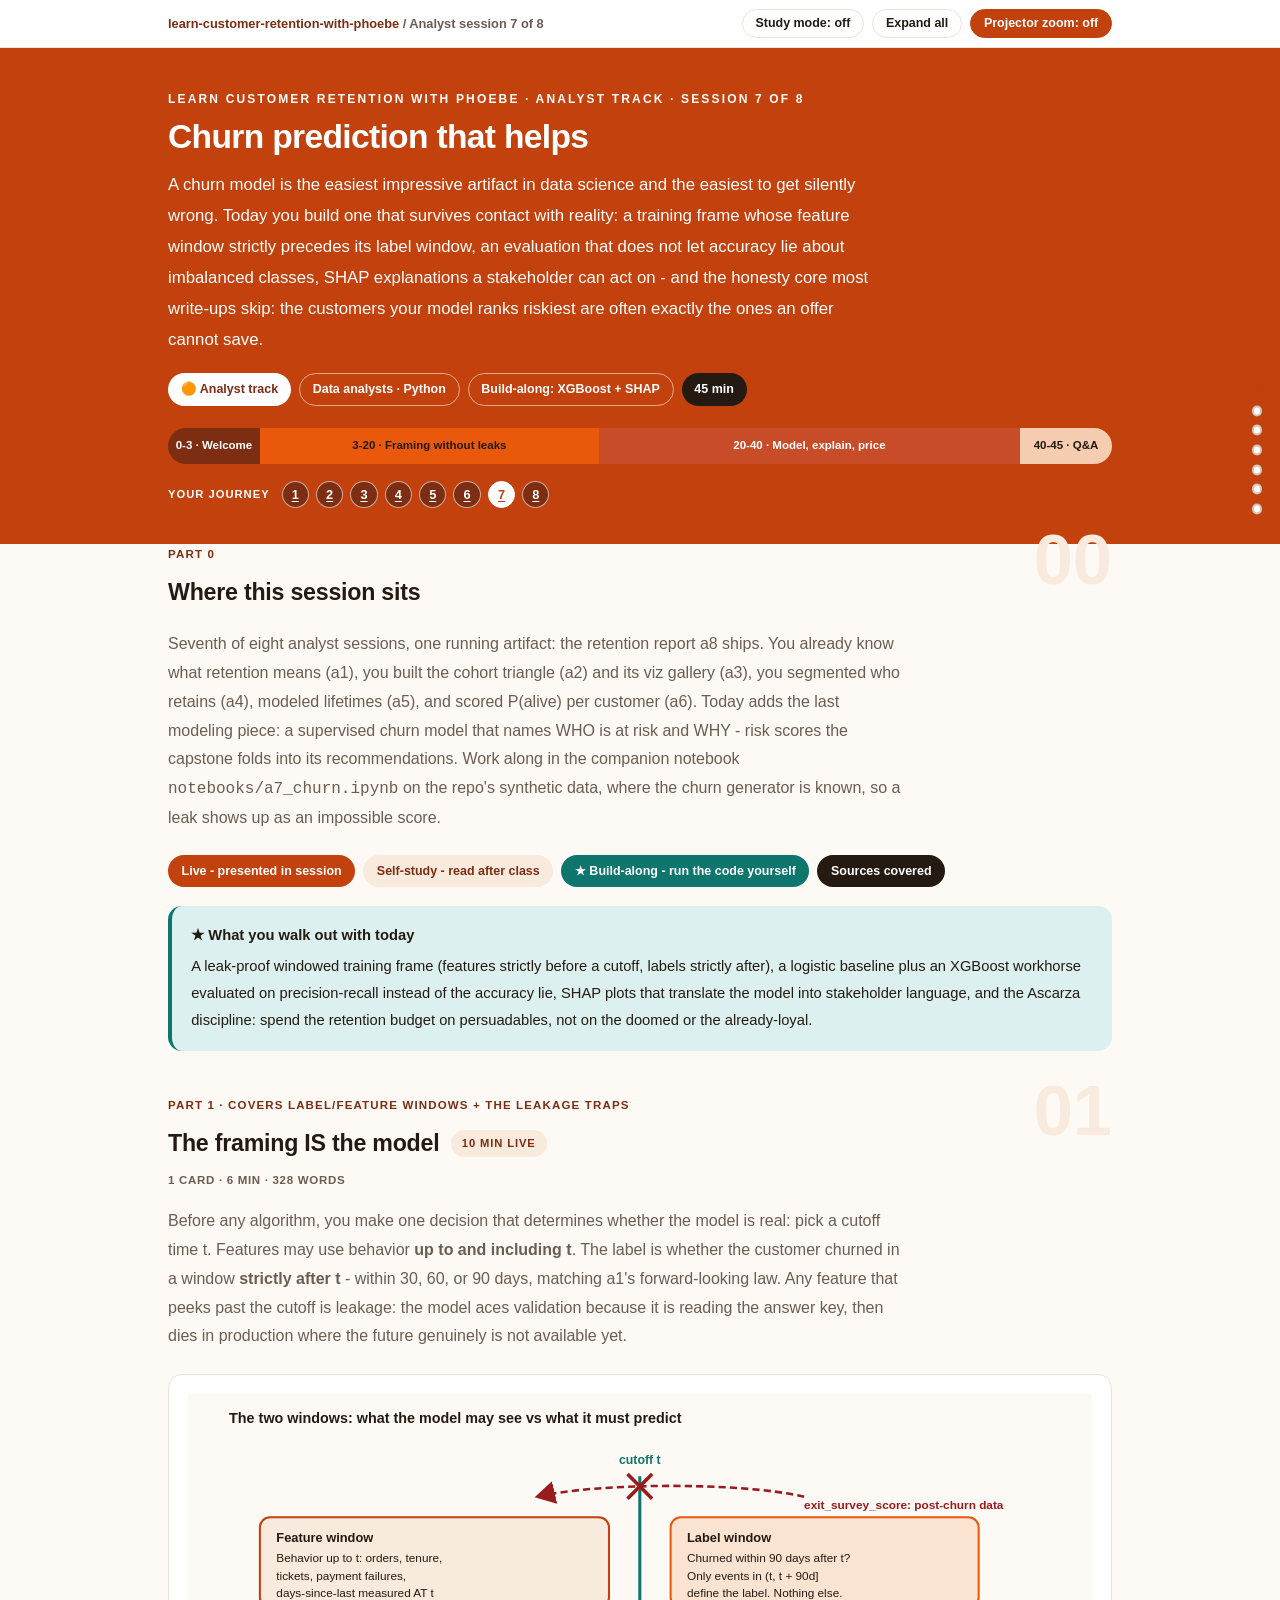
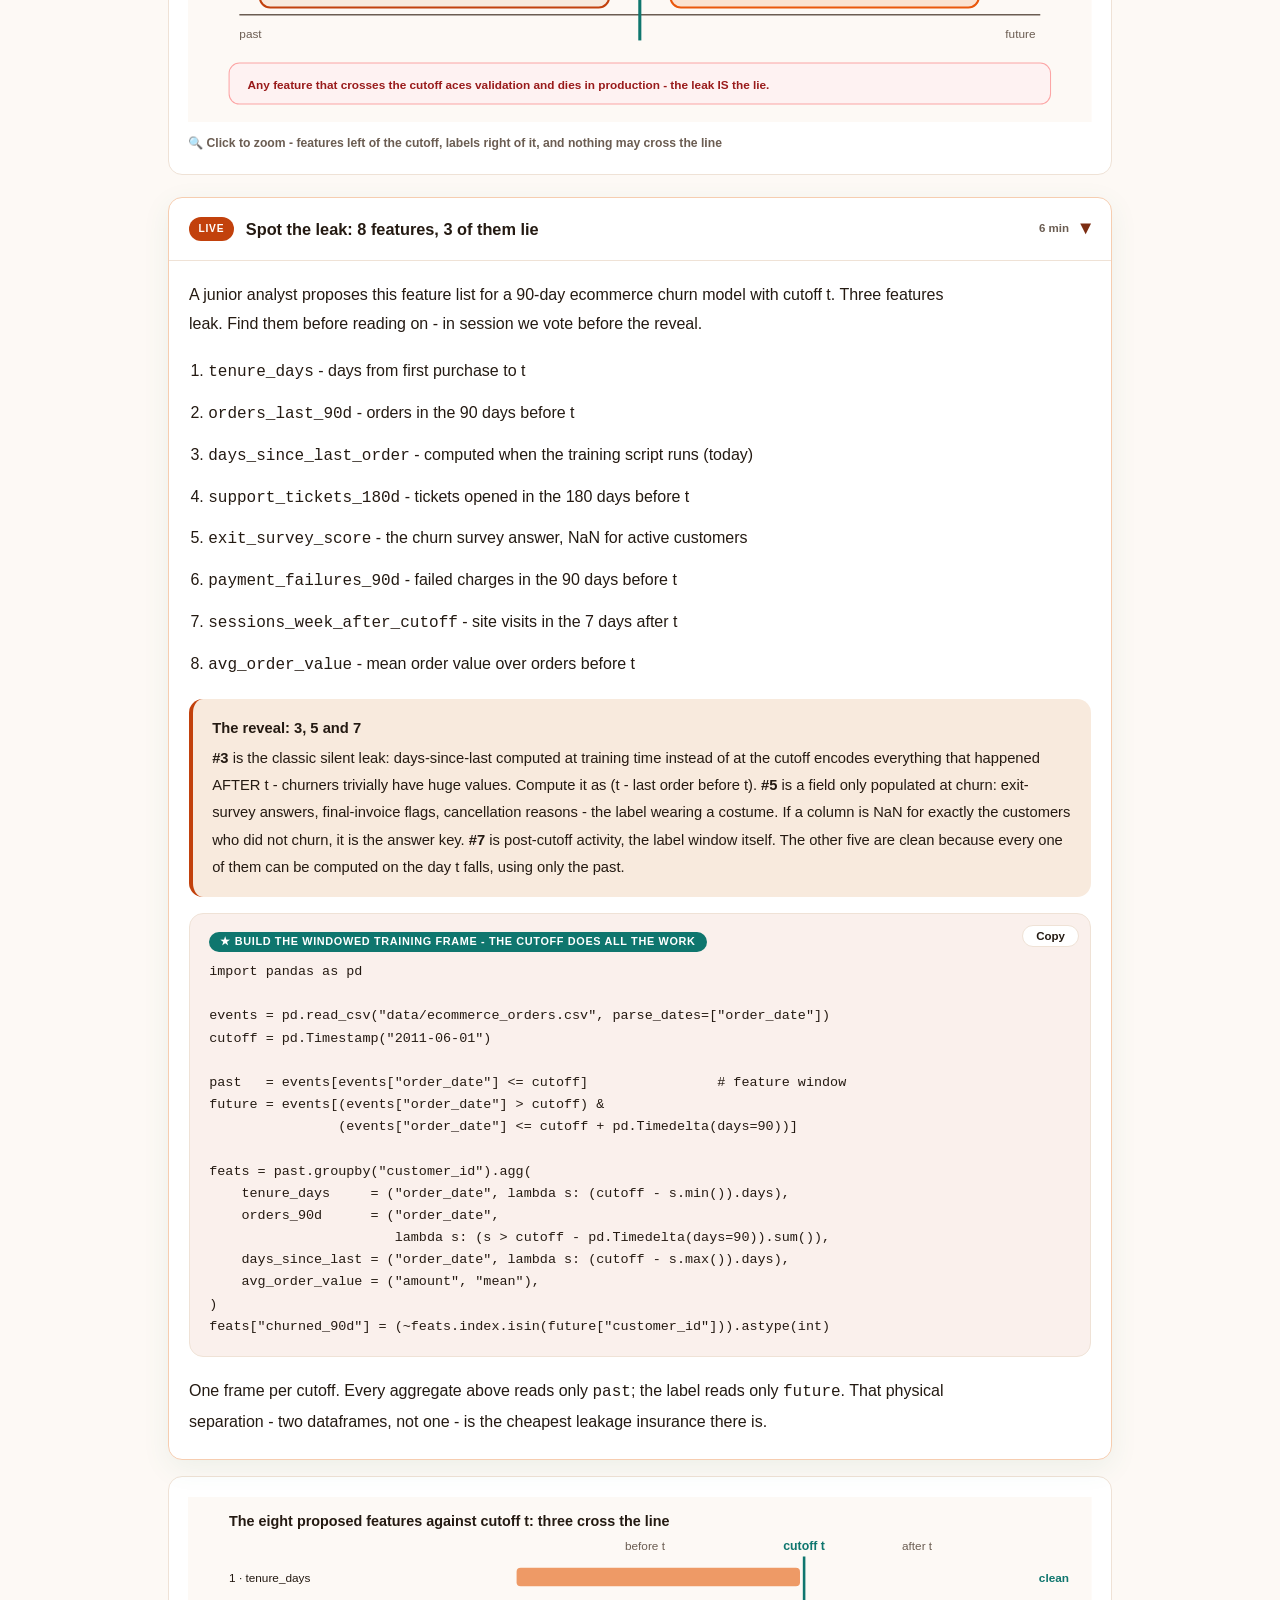
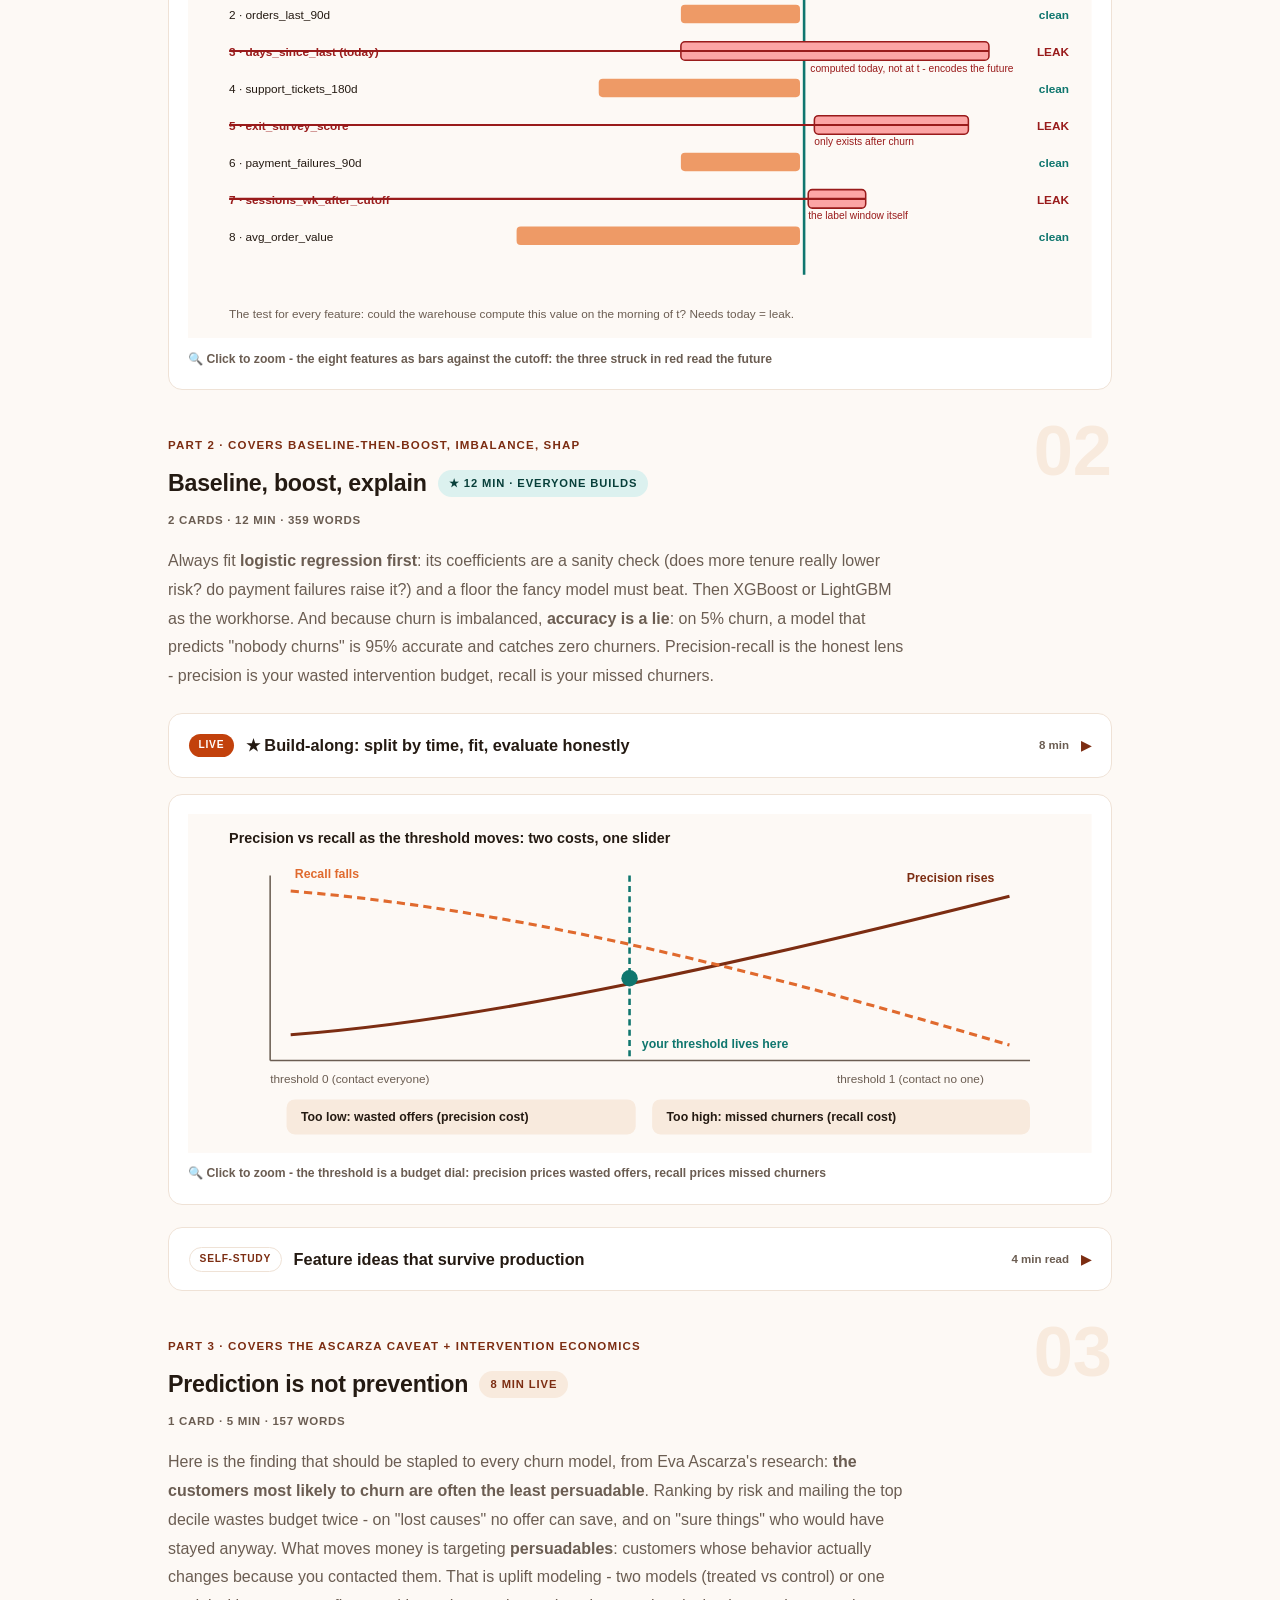
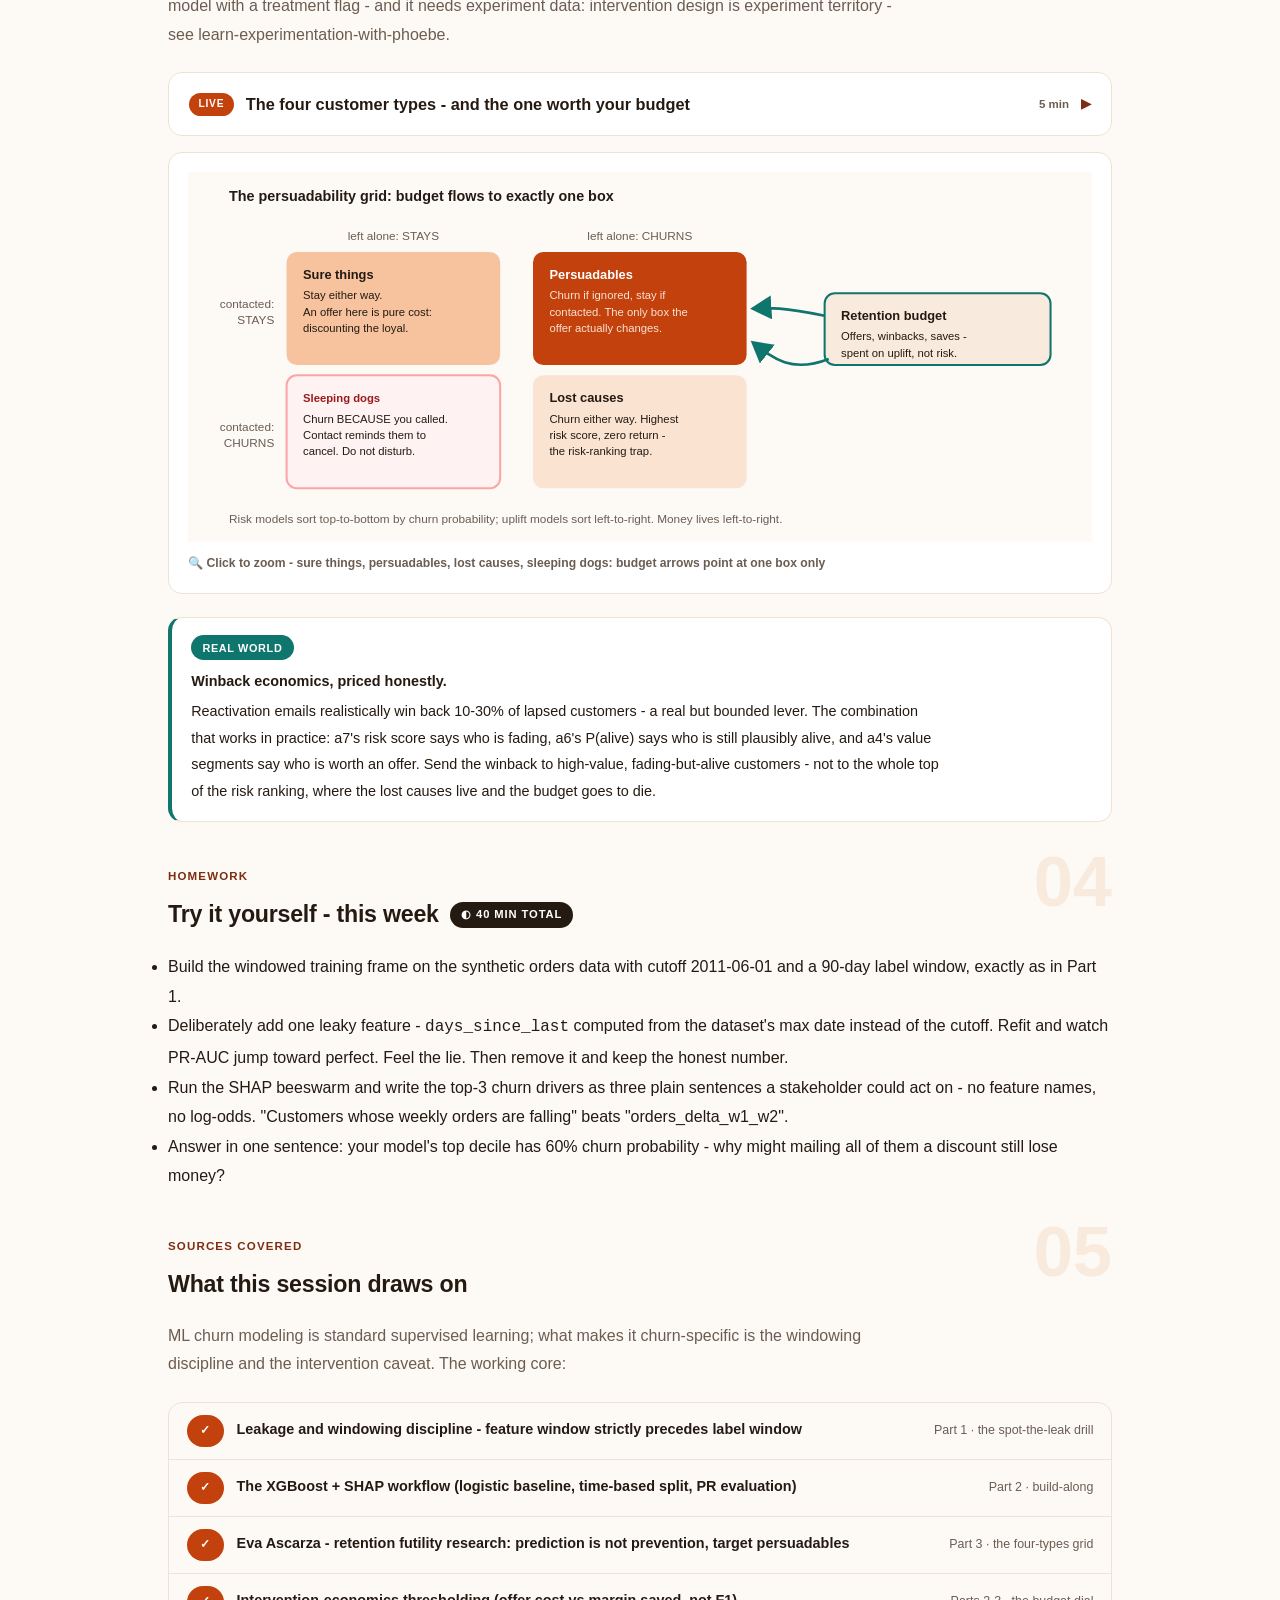
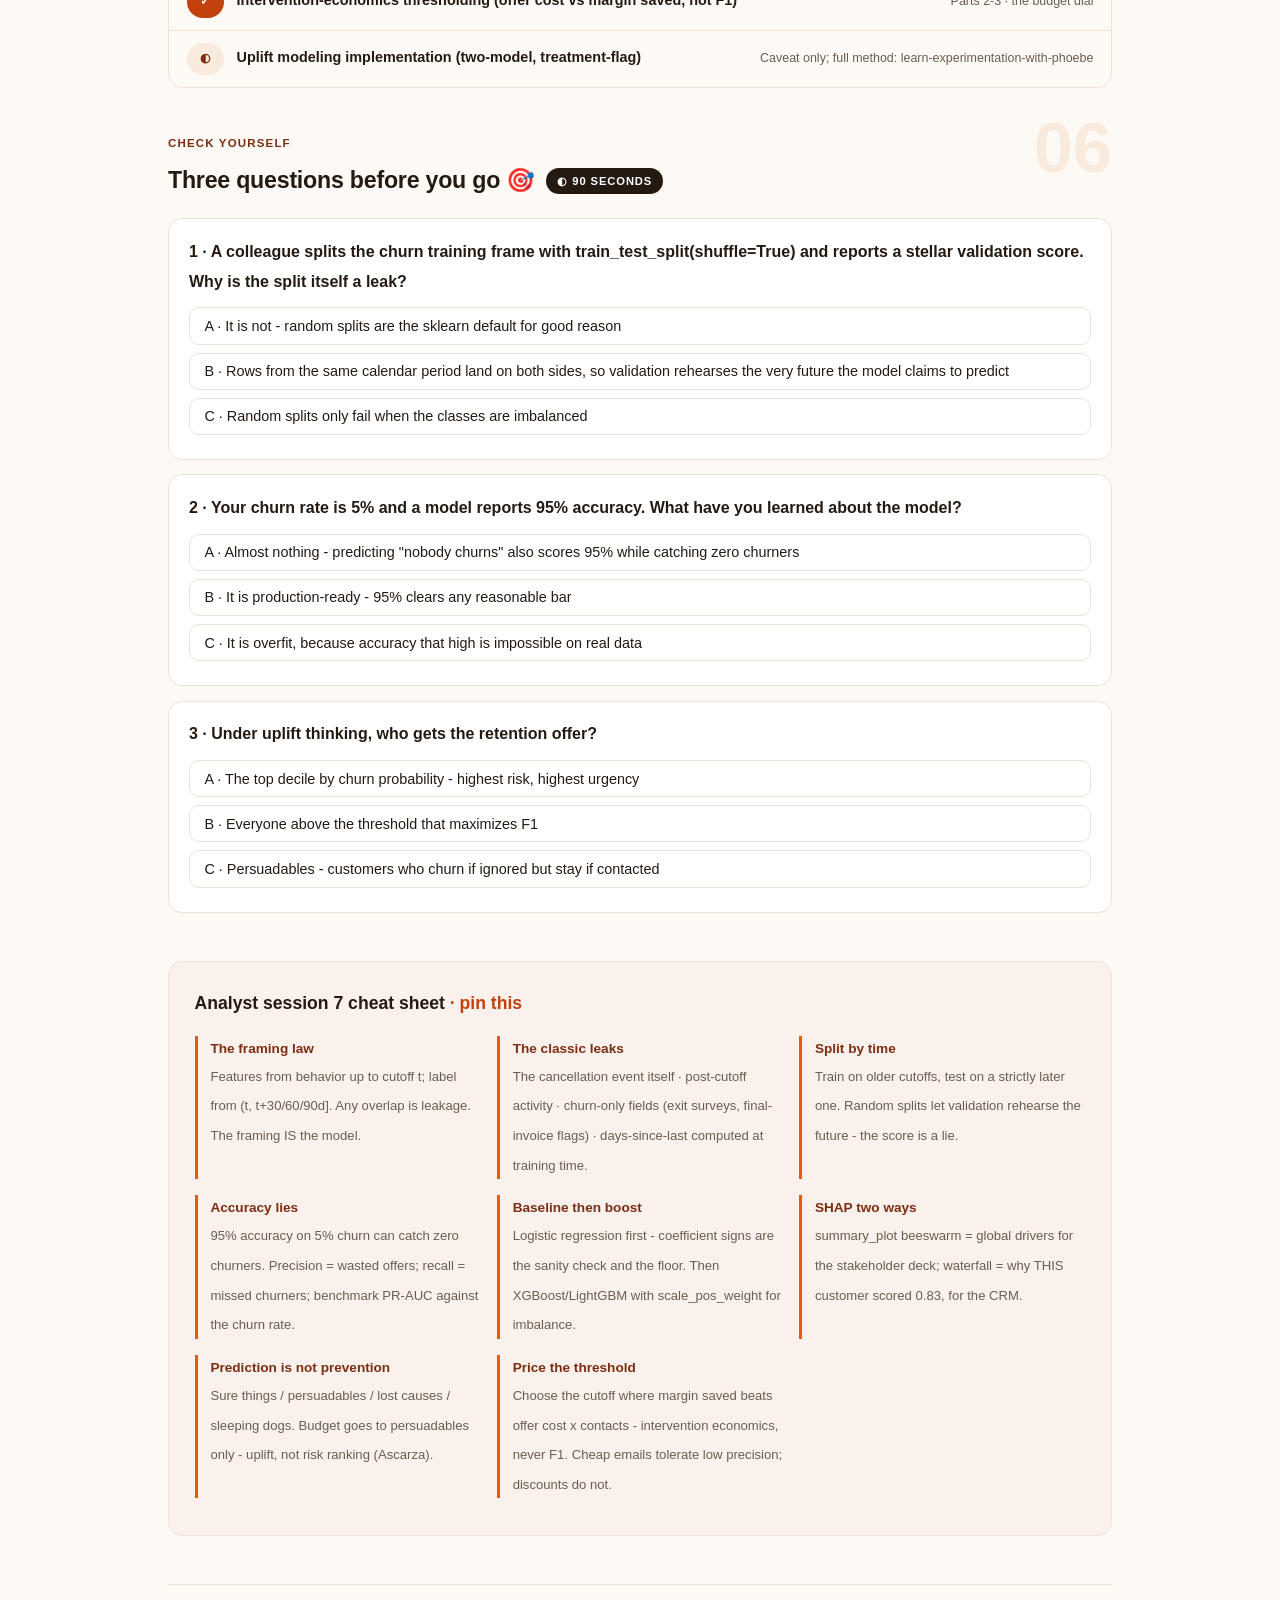
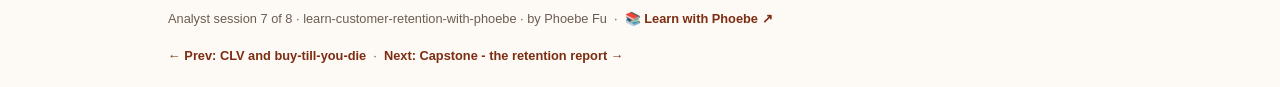
<file: courses/a7-churn-prediction.html>
<!DOCTYPE html>
<html lang="en">
<head>
<meta charset="UTF-8">
<meta name="viewport" content="width=device-width, initial-scale=1.0">
<!-- social:start -->
<meta name="description" content="Analyst session 7 of 8. Machine-learning churn prediction that actually helps: leak-proof feature/label windows, logistic baseline then XGBoost, honest precision-recall evaluation, SHAP explanations, and the Ascarza caveat - the customers most likely to churn are often the least persuadable.">
<meta property="og:type" content="article">
<meta property="og:site_name" content="Learn with Phoebe">
<meta property="og:title" content="Churn prediction that helps - learn customer retention with phoebe">
<meta property="og:description" content="Analyst session 7 of 8. Leak-proof windowing, XGBoost + SHAP, precision-recall over accuracy, thresholds priced by intervention economics, and why prediction is not prevention.">
<meta property="og:url" content="https://phoebefu6.github.io/learn-customer-retention-with-phoebe/courses/a7-churn-prediction.html">
<meta property="og:image" content="https://phoebefu6.github.io/learn-customer-retention-with-phoebe/assets/og-cover.png">
<meta property="og:image:width" content="1200">
<meta property="og:image:height" content="630">
<meta name="twitter:card" content="summary_large_image">
<meta name="twitter:title" content="Churn prediction that helps - learn customer retention with phoebe">
<meta name="twitter:description" content="Leak-proof windowing, XGBoost + SHAP, precision-recall over accuracy, and why the highest-risk customers are often the wrong ones to chase.">
<meta name="twitter:image" content="https://phoebefu6.github.io/learn-customer-retention-with-phoebe/assets/og-cover.png">
<!-- social:end -->
<title>Analyst session 7 · Churn prediction that helps - learn customer retention with phoebe</title>
<link rel="stylesheet" href="../assets/style.css?v=22">
</head>
<body>

<div class="toolbar">
  <div class="wrap">
    <span class="crumb"><a href="../index.html">learn-customer-retention-with-phoebe</a> / Analyst session 7 of 8</span>
    <button class="btn" id="toggle-all" type="button">Expand all</button>
    <button class="btn primary" id="zoom-toggle" type="button">Projector zoom: off</button>
  </div>
</div>

<header class="masthead">
  <div class="wrap">
    <div class="eyebrow">Learn Customer Retention with Phoebe · Analyst track · Session 7 of 8</div>
    <h1>Churn prediction that <span class="accent">helps</span></h1>
    <p class="sub">A churn model is the easiest impressive artifact in data science and the easiest to get silently wrong. Today you build one that survives contact with reality: a training frame whose feature window strictly precedes its label window, an evaluation that does not let accuracy lie about imbalanced classes, SHAP explanations a stakeholder can act on - and the honesty core most write-ups skip: the customers your model ranks riskiest are often exactly the ones an offer cannot save.</p>
    <div class="chip-row">
      <span class="chip level">🟠 Analyst track</span>
      <span class="chip audience">Data analysts · Python</span>
      <span class="chip audience">Build-along: XGBoost + SHAP</span>
      <span class="chip time">45 min</span>
    </div>
    <div class="agenda">
      <span class="a1" style="flex:1">0-3 · Welcome</span>
      <span class="a2" style="flex:4">3-20 · Framing without leaks</span>
      <span class="a3" style="flex:5">20-40 · Model, explain, price</span>
      <span class="a4" style="flex:1">40-45 · Q&amp;A</span>
    </div>
  </div>
</header>

<main class="wrap">

  <!-- ============ INTRO ============ -->
  <section class="section" id="intro">
    <div class="section-kicker">
      <span class="klabel">Part 0</span>
      <h2>Where this session sits</h2>
    </div>
    <p class="lede">Seventh of eight analyst sessions, one running artifact: the retention report a8 ships. You already know what retention means (a1), you built the cohort triangle (a2) and its viz gallery (a3), you segmented who retains (a4), modeled lifetimes (a5), and scored P(alive) per customer (a6). Today adds the last modeling piece: a supervised churn model that names WHO is at risk and WHY - risk scores the capstone folds into its recommendations. Work along in the companion notebook <code>notebooks/a7_churn.ipynb</code> on the repo's synthetic data, where the churn generator is known, so a leak shows up as an impossible score.</p>
    <div class="legend">
      <span class="pill solid">Live - presented in session</span>
      <span class="pill light">Self-study - read after class</span>
      <span class="pill peach">★ Build-along - run the code yourself</span>
      <span class="pill inkpill">Sources covered</span>
    </div>
    <div class="callout win">
      <strong>★ What you walk out with today</strong>
      A leak-proof windowed training frame (features strictly before a cutoff, labels strictly after), a logistic baseline plus an XGBoost workhorse evaluated on precision-recall instead of the accuracy lie, SHAP plots that translate the model into stakeholder language, and the Ascarza discipline: spend the retention budget on persuadables, not on the doomed or the already-loyal.
    </div>
  </section>

  <!-- ============ PART 1: FRAMING ============ -->
  <section class="section" id="framing">
    <div class="section-kicker">
      <span class="klabel">Part 1 · covers label/feature windows + the leakage traps</span>
      <h2>The framing IS the model <span class="tag concept">10 min live</span></h2>
    </div>
    <p class="lede">Before any algorithm, you make one decision that determines whether the model is real: pick a cutoff time t. Features may use behavior <strong>up to and including t</strong>. The label is whether the customer churned in a window <strong>strictly after t</strong> - within 30, 60, or 90 days, matching a1's forward-looking law. Any feature that peeks past the cutoff is leakage: the model aces validation because it is reading the answer key, then dies in production where the future genuinely is not available yet.</p>

    <figure class="zoomable">
      <svg viewBox="0 0 880 320" xmlns="http://www.w3.org/2000/svg" role="img" aria-label="A timeline split by a cutoff line. Left of the cutoff is the feature window: behavior the model may see, such as orders, tenure, tickets and days since last order measured at the cutoff. Right of the cutoff is the label window: did the customer churn within 90 days after the cutoff. A red arrow shows a leaking feature, exit survey score, reaching back across the cutoff and it is struck out in red.">
        <style>
          .a7twT { font: 700 14px Inter, sans-serif; fill: #241A12; }
          .a7twH { font: 700 12.5px Inter, sans-serif; fill: #241A12; }
          .a7twB { font: 400 11.5px Inter, sans-serif; fill: #241A12; }
          .a7twN { font: 400 11.5px Inter, sans-serif; fill: #6B5D52; }
          .a7twR { font: 700 11.5px Inter, sans-serif; fill: #991B1B; }
          .a7twC { font: 700 12px Inter, sans-serif; fill: #0F766E; }
        </style>
        <defs>
          <marker id="a7twArr" markerWidth="9" markerHeight="9" refX="7" refY="4.5" orient="auto">
            <path d="M0,0 L8,4.5 L0,9 z" fill="#991B1B"/>
          </marker>
        </defs>
        <rect x="0" y="0" width="880" height="320" fill="#FDF9F5"/>
        <text class="a7twT" x="40" y="28">The two windows: what the model may see vs what it must predict</text>

        <line x1="50" y1="215" x2="830" y2="215" stroke="#6B5D52" stroke-width="1.5"/>
        <text class="a7twN" x="50" y="238">past</text>
        <text class="a7twN" x="796" y="238">future</text>

        <rect x="70" y="120" width="340" height="88" rx="10" fill="#F8EADD" stroke="#C2410C" stroke-width="2"/>
        <text class="a7twH" x="86" y="144">Feature window</text>
        <text class="a7twB" x="86" y="164">Behavior up to t: orders, tenure,</text>
        <text class="a7twB" x="86" y="181">tickets, payment failures,</text>
        <text class="a7twB" x="86" y="198">days-since-last measured AT t</text>

        <line x1="440" y1="80" x2="440" y2="240" stroke="#0F766E" stroke-width="3"/>
        <text class="a7twC" x="440" y="68" text-anchor="middle">cutoff t</text>

        <rect x="470" y="120" width="300" height="88" rx="10" fill="#FBE3D2" stroke="#EA580C" stroke-width="2"/>
        <text class="a7twH" x="486" y="144">Label window</text>
        <text class="a7twB" x="486" y="164">Churned within 90 days after t?</text>
        <text class="a7twB" x="486" y="181">Only events in (t, t + 90d]</text>
        <text class="a7twB" x="486" y="198">define the label. Nothing else.</text>

        <path d="M600,100 C540,86 400,86 340,100" stroke="#991B1B" stroke-width="2.5" fill="none" stroke-dasharray="7 4" marker-end="url(#a7twArr)"/>
        <line x1="428" y1="78" x2="452" y2="102" stroke="#991B1B" stroke-width="3.5"/>
        <line x1="452" y1="78" x2="428" y2="102" stroke="#991B1B" stroke-width="3.5"/>
        <text class="a7twR" x="600" y="112">exit_survey_score: post-churn data</text>

        <rect x="40" y="262" width="800" height="40" rx="10" fill="#FEF2F2" stroke="#FCA5A5"/>
        <text class="a7twR" x="58" y="287">Any feature that crosses the cutoff aces validation and dies in production - the leak IS the lie.</text>
      </svg>
      <figcaption>🔍 Click to zoom - features left of the cutoff, labels right of it, and nothing may cross the line</figcaption>
    </figure>

    <details class="card" open>
      <summary><span class="mode live">Live</span>Spot the leak: 8 features, 3 of them lie<span class="mini">6 min</span><span class="caret">▶</span></summary>
      <div class="body">
        <p>A junior analyst proposes this feature list for a 90-day ecommerce churn model with cutoff t. Three features leak. Find them before reading on - in session we vote before the reveal.</p>
        <ol>
          <li><code>tenure_days</code> - days from first purchase to t</li>
          <li><code>orders_last_90d</code> - orders in the 90 days before t</li>
          <li><code>days_since_last_order</code> - computed when the training script runs (today)</li>
          <li><code>support_tickets_180d</code> - tickets opened in the 180 days before t</li>
          <li><code>exit_survey_score</code> - the churn survey answer, NaN for active customers</li>
          <li><code>payment_failures_90d</code> - failed charges in the 90 days before t</li>
          <li><code>sessions_week_after_cutoff</code> - site visits in the 7 days after t</li>
          <li><code>avg_order_value</code> - mean order value over orders before t</li>
        </ol>
        <div class="callout tip">
          <strong>The reveal: 3, 5 and 7</strong>
          <strong>#3</strong> is the classic silent leak: days-since-last computed at training time instead of at the cutoff encodes everything that happened AFTER t - churners trivially have huge values. Compute it as (t - last order before t). <strong>#5</strong> is a field only populated at churn: exit-survey answers, final-invoice flags, cancellation reasons - the label wearing a costume. If a column is NaN for exactly the customers who did not churn, it is the answer key. <strong>#7</strong> is post-cutoff activity, the label window itself. The other five are clean because every one of them can be computed on the day t falls, using only the past.
        </div>
        <div class="prompt-box good"><span class="label">★ Build the windowed training frame - the cutoff does all the work</span>import pandas as pd

events = pd.read_csv("data/ecommerce_orders.csv", parse_dates=["order_date"])
cutoff = pd.Timestamp("2011-06-01")

past   = events[events["order_date"] &lt;= cutoff]                # feature window
future = events[(events["order_date"] &gt; cutoff) &amp;
                (events["order_date"] &lt;= cutoff + pd.Timedelta(days=90))]

feats = past.groupby("customer_id").agg(
    tenure_days     = ("order_date", lambda s: (cutoff - s.min()).days),
    orders_90d      = ("order_date",
                       lambda s: (s &gt; cutoff - pd.Timedelta(days=90)).sum()),
    days_since_last = ("order_date", lambda s: (cutoff - s.max()).days),
    avg_order_value = ("amount", "mean"),
)
feats["churned_90d"] = (~feats.index.isin(future["customer_id"])).astype(int)</div>
        <p>One frame per cutoff. Every aggregate above reads only <code>past</code>; the label reads only <code>future</code>. That physical separation - two dataframes, not one - is the cheapest leakage insurance there is.</p>
      </div>
    </details>

    <figure class="zoomable">
      <svg viewBox="0 0 880 430" xmlns="http://www.w3.org/2000/svg" role="img" aria-label="The eight proposed features drawn as bars against the cutoff line t. Five clean features end at or before the cutoff: tenure days, orders in the last 90 days, support tickets over 180 days, payment failures over 90 days, and average order value. Three leaking features cross or sit past the cutoff and are struck out in red: days since last order computed at training time, exit survey score which only exists after churn, and sessions in the week after the cutoff.">
        <style>
          .a7flT { font: 700 14px Inter, sans-serif; fill: #241A12; }
          .a7flL { font: 400 11.5px Inter, sans-serif; fill: #241A12; }
          .a7flK { font: 700 11.5px Inter, sans-serif; fill: #991B1B; }
          .a7flV { font: 700 11.5px Inter, sans-serif; fill: #0F766E; }
          .a7flE { font: 400 10px Inter, sans-serif; fill: #991B1B; }
          .a7flN { font: 400 11.5px Inter, sans-serif; fill: #6B5D52; }
          .a7flC { font: 700 12px Inter, sans-serif; fill: #0F766E; }
        </style>
        <rect x="0" y="0" width="880" height="430" fill="#FDF9F5"/>
        <text class="a7flT" x="40" y="28">The eight proposed features against cutoff t: three cross the line</text>

        <text class="a7flN" x="445" y="52" text-anchor="middle">before t</text>
        <text class="a7flC" x="600" y="52" text-anchor="middle">cutoff t</text>
        <text class="a7flN" x="710" y="52" text-anchor="middle">after t</text>
        <line x1="600" y1="58" x2="600" y2="368" stroke="#0F766E" stroke-width="2.5"/>

        <text class="a7flL" x="40" y="83">1 · tenure_days</text>
        <rect x="320" y="69" width="276" height="18" rx="4" fill="#EE9A66"/>
        <text class="a7flV" x="858" y="83" text-anchor="end">clean</text>

        <text class="a7flL" x="40" y="119">2 · orders_last_90d</text>
        <rect x="480" y="105" width="116" height="18" rx="4" fill="#EE9A66"/>
        <text class="a7flV" x="858" y="119" text-anchor="end">clean</text>

        <text class="a7flK" x="40" y="155">3 · days_since_last (today)</text>
        <rect x="480" y="141" width="300" height="18" rx="4" fill="#FCA5A5" stroke="#991B1B" stroke-width="1.5"/>
        <line x1="40" y1="150" x2="780" y2="150" stroke="#991B1B" stroke-width="2" data-strike="1"/>
        <text class="a7flK" x="858" y="155" text-anchor="end">LEAK</text>
        <text class="a7flE" x="606" y="170">computed today, not at t - encodes the future</text>

        <text class="a7flL" x="40" y="191">4 · support_tickets_180d</text>
        <rect x="400" y="177" width="196" height="18" rx="4" fill="#EE9A66"/>
        <text class="a7flV" x="858" y="191" text-anchor="end">clean</text>

        <text class="a7flK" x="40" y="227">5 · exit_survey_score</text>
        <rect x="610" y="213" width="150" height="18" rx="4" fill="#FCA5A5" stroke="#991B1B" stroke-width="1.5"/>
        <line x1="40" y1="222" x2="760" y2="222" stroke="#991B1B" stroke-width="2" data-strike="1"/>
        <text class="a7flK" x="858" y="227" text-anchor="end">LEAK</text>
        <text class="a7flE" x="610" y="242">only exists after churn</text>

        <text class="a7flL" x="40" y="263">6 · payment_failures_90d</text>
        <rect x="480" y="249" width="116" height="18" rx="4" fill="#EE9A66"/>
        <text class="a7flV" x="858" y="263" text-anchor="end">clean</text>

        <text class="a7flK" x="40" y="299">7 · sessions_wk_after_cutoff</text>
        <rect x="604" y="285" width="56" height="18" rx="4" fill="#FCA5A5" stroke="#991B1B" stroke-width="1.5"/>
        <line x1="40" y1="294" x2="660" y2="294" stroke="#991B1B" stroke-width="2" data-strike="1"/>
        <text class="a7flK" x="858" y="299" text-anchor="end">LEAK</text>
        <text class="a7flE" x="604" y="314">the label window itself</text>

        <text class="a7flL" x="40" y="335">8 · avg_order_value</text>
        <rect x="320" y="321" width="276" height="18" rx="4" fill="#EE9A66"/>
        <text class="a7flV" x="858" y="335" text-anchor="end">clean</text>

        <text class="a7flN" x="40" y="410">The test for every feature: could the warehouse compute this value on the morning of t? Needs today = leak.</text>
      </svg>
      <figcaption>🔍 Click to zoom - the eight features as bars against the cutoff: the three struck in red read the future</figcaption>
    </figure>
  </section>

  <!-- ============ PART 2: MODEL + EVALUATE ============ -->
  <section class="section" id="model">
    <div class="section-kicker">
      <span class="klabel">Part 2 · covers baseline-then-boost, imbalance, SHAP</span>
      <h2>Baseline, boost, explain <span class="tag demo">★ 12 min · everyone builds</span></h2>
    </div>
    <p class="lede">Always fit <strong>logistic regression first</strong>: its coefficients are a sanity check (does more tenure really lower risk? do payment failures raise it?) and a floor the fancy model must beat. Then XGBoost or LightGBM as the workhorse. And because churn is imbalanced, <strong>accuracy is a lie</strong>: on 5% churn, a model that predicts "nobody churns" is 95% accurate and catches zero churners. Precision-recall is the honest lens - precision is your wasted intervention budget, recall is your missed churners.</p>

    <details class="card">
      <summary><span class="mode live">Live</span>★ Build-along: split by time, fit, evaluate honestly<span class="mini">8 min</span><span class="caret">▶</span></summary>
      <div class="body">
        <div class="prompt-box good"><span class="label">★ Split BY TIME, never randomly - random rows leak the future</span>train_cutoffs = [pd.Timestamp("2010-12-01"), pd.Timestamp("2011-03-01")]
test_cutoff   =  pd.Timestamp("2011-06-01")      # strictly later than training

train = pd.concat([build_frame(events, c) for c in train_cutoffs])
test  = build_frame(events, test_cutoff)

X_tr, y_tr = train.drop(columns="churned_90d"), train["churned_90d"]
X_te, y_te = test.drop(columns="churned_90d"),  test["churned_90d"]
# NEVER train_test_split(shuffle=True) here: rows from the same calendar
# period land on both sides, and validation quietly rehearses the future.</div>
        <div class="prompt-box good"><span class="label">★ Logistic baseline, then the XGBoost workhorse</span>from sklearn.linear_model import LogisticRegression
from xgboost import XGBClassifier

base = LogisticRegression(max_iter=1000).fit(X_tr, y_tr)
print(dict(zip(X_tr.columns, base.coef_[0].round(3))))   # signs make sense?

model = XGBClassifier(
    n_estimators=300, max_depth=4, learning_rate=0.05,
    scale_pos_weight=(len(y_tr) - y_tr.sum()) / y_tr.sum(),  # imbalance
    eval_metric="aucpr",
).fit(X_tr, y_tr)</div>
        <div class="prompt-box good"><span class="label">★ Evaluate on precision-recall - accuracy stays in the drawer</span>from sklearn.metrics import classification_report, average_precision_score

proba = model.predict_proba(X_te)[:, 1]
print(classification_report(y_te, proba &gt;= 0.5))
print("PR-AUC:", round(average_precision_score(y_te, proba), 3))
# Compare against the do-nothing baseline: PR-AUC of a random ranker
# equals the churn rate itself. Beat THAT, not 0.5.</div>
        <div class="prompt-box good"><span class="label">★ SHAP: global drivers, then one customer's story</span>import shap

explainer   = shap.TreeExplainer(model)
shap_values = explainer(X_te)

shap.summary_plot(shap_values, X_te)      # beeswarm: which features drive risk
shap.plots.waterfall(shap_values[42])     # why THIS customer scores 0.83</div>
        <p>The beeswarm answers the stakeholder question ("what drives churn here?") once, globally. The waterfall answers the CRM question ("why is this customer flagged?") per row - that per-customer explanation is what makes a score actionable instead of spooky.</p>
      </div>
    </details>

    <figure class="zoomable">
      <svg viewBox="0 0 880 330" xmlns="http://www.w3.org/2000/svg" role="img" aria-label="Precision and recall plotted against the decision threshold. As the threshold rises, precision rises and recall falls. A movable threshold line sits in the middle. The zone left of it is labeled low threshold: many contacts, wasted offer budget, the precision cost. The zone right of it is labeled high threshold: few contacts, missed churners, the recall cost.">
        <style>
          .a7prT { font: 700 14px Inter, sans-serif; fill: #241A12; }
          .a7prH { font: 700 12px Inter, sans-serif; fill: #241A12; }
          .a7prB { font: 400 11.5px Inter, sans-serif; fill: #6B5D52; }
          .a7prP { font: 700 12px Inter, sans-serif; fill: #7C2D12; }
          .a7prR { font: 700 12px Inter, sans-serif; fill: #E06A2E; }
          .a7prC { font: 700 12px Inter, sans-serif; fill: #0F766E; }
        </style>
        <rect x="0" y="0" width="880" height="330" fill="#FDF9F5"/>
        <text class="a7prT" x="40" y="28">Precision vs recall as the threshold moves: two costs, one slider</text>

        <line x1="80" y1="60" x2="80" y2="240" stroke="#6B5D52" stroke-width="1.5"/>
        <line x1="80" y1="240" x2="820" y2="240" stroke="#6B5D52" stroke-width="1.5"/>
        <text class="a7prB" x="80" y="262">threshold 0 (contact everyone)</text>
        <text class="a7prB" x="632" y="262">threshold 1 (contact no one)</text>

        <path d="M100,215 C300,200 560,140 800,80" stroke="#7C2D12" stroke-width="3" fill="none"/>
        <text class="a7prP" x="700" y="66">Precision rises</text>

        <path d="M100,75 C340,95 580,160 800,225" stroke="#E06A2E" stroke-width="3" fill="none" stroke-dasharray="8 5"/>
        <text class="a7prR" x="104" y="62">Recall falls</text>

        <line x1="430" y1="60" x2="430" y2="240" stroke="#0F766E" stroke-width="2.5" stroke-dasharray="6 4"/>
        <circle cx="430" cy="160" r="8" fill="#0F766E"/>
        <text class="a7prC" x="442" y="228">your threshold lives here</text>

        <rect x="96" y="278" width="340" height="34" rx="8" fill="#F8EADD"/>
        <text class="a7prH" x="110" y="299">Too low: wasted offers (precision cost)</text>
        <rect x="452" y="278" width="368" height="34" rx="8" fill="#F8EADD"/>
        <text class="a7prH" x="466" y="299">Too high: missed churners (recall cost)</text>
      </svg>
      <figcaption>🔍 Click to zoom - the threshold is a budget dial: precision prices wasted offers, recall prices missed churners</figcaption>
    </figure>

    <details class="card">
      <summary><span class="mode self">Self-study</span>Feature ideas that survive production<span class="mini">4 min read</span><span class="caret">▶</span></summary>
      <div class="body">
        <p>The features that keep working are the boring ones any pipeline can recompute at any historical cutoff:</p>
        <ul>
          <li><strong>Tenure</strong> at the cutoff - months since first purchase or install.</li>
          <li><strong>Usage trend deltas</strong> - this week's activity minus last week's, week-over-week, computed inside the feature window. A falling delta is often the earliest honest signal.</li>
          <li><strong>Support tickets</strong> - count and recency before the cutoff; pair with resolution time if you have it.</li>
          <li><strong>Payment failures</strong> - failed charges before the cutoff; among the strongest involuntary-churn predictors.</li>
          <li><strong>Days-since-last, computed at the cutoff</strong> - the same recency that powers a6's BG/NBD, and the #1 leak when computed lazily at training time.</li>
        </ul>
        <p>Rule of thumb: for every feature, ask "could the data warehouse have produced this exact value on the morning of the cutoff date?" If the answer needs the word "today", it leaks.</p>
      </div>
    </details>
  </section>

  <!-- ============ PART 3: PREDICTION IS NOT PREVENTION ============ -->
  <section class="section" id="uplift">
    <div class="section-kicker">
      <span class="klabel">Part 3 · covers the Ascarza caveat + intervention economics</span>
      <h2>Prediction is not prevention <span class="tag concept">8 min live</span></h2>
    </div>
    <p class="lede">Here is the finding that should be stapled to every churn model, from Eva Ascarza's research: <strong>the customers most likely to churn are often the least persuadable</strong>. Ranking by risk and mailing the top decile wastes budget twice - on "lost causes" no offer can save, and on "sure things" who would have stayed anyway. What moves money is targeting <strong>persuadables</strong>: customers whose behavior actually changes because you contacted them. That is uplift modeling - two models (treated vs control) or one model with a treatment flag - and it needs experiment data: intervention design is experiment territory - see learn-experimentation-with-phoebe.</p>

    <details class="card">
      <summary><span class="mode live">Live</span>The four customer types - and the one worth your budget<span class="mini">5 min</span><span class="caret">▶</span></summary>
      <div class="body">
        <p>Cross two counterfactuals - what they do if left alone, what they do if contacted - and every customer lands in one of four boxes:</p>
        <ul>
          <li><strong>Sure things</strong> - stay either way. Every discount sent here is margin set on fire.</li>
          <li><strong>Persuadables</strong> - churn if ignored, stay if contacted. The ONLY box where the offer causes retention. All budget goes here.</li>
          <li><strong>Lost causes</strong> - churn either way. Usually the top of your risk ranking, which is exactly the trap.</li>
          <li><strong>Sleeping dogs</strong> - stay if ignored, churn BECAUSE you contacted them. A renewal reminder that wakes someone who forgot they were subscribed. Do not disturb.</li>
        </ul>
        <p>And the threshold question changes shape: not "which cutoff maximizes F1" but <strong>which cutoff maximizes (margin saved per rescued customer) minus (cost of offer x customers contacted)</strong>. A $5 winback email tolerates low precision; a $50 discount does not. Price the threshold from the intervention economics, then read the precision-recall curve at that price.</p>
      </div>
    </details>

    <figure class="zoomable">
      <svg viewBox="0 0 880 360" xmlns="http://www.w3.org/2000/svg" role="img" aria-label="A two by two grid of customer types. Columns: what they do if left alone, stay or churn. Rows: what they do if contacted, stay or churn. Sure things stay either way; persuadables stay only if contacted; lost causes churn either way; sleeping dogs churn because you contacted them. Arrows from the retention budget box point only at the persuadables cell.">
        <style>
          .a7pgT { font: 700 14px Inter, sans-serif; fill: #241A12; }
          .a7pgH { font: 700 12.5px Inter, sans-serif; fill: #241A12; }
          .a7pgW { font: 700 12.5px Inter, sans-serif; fill: #FFFFFF; }
          .a7pgB { font: 400 11px Inter, sans-serif; fill: #241A12; }
          .a7pgV { font: 400 11px Inter, sans-serif; fill: #FBE3D2; }
          .a7pgN { font: 400 11.5px Inter, sans-serif; fill: #6B5D52; }
          .a7pgR { font: 700 11px Inter, sans-serif; fill: #991B1B; }
          .a7pgA { stroke: #0F766E; stroke-width: 2.6; fill: none; marker-end: url(#a7pgArr); }
        </style>
        <defs>
          <marker id="a7pgArr" markerWidth="9" markerHeight="9" refX="7" refY="4.5" orient="auto">
            <path d="M0,0 L8,4.5 L0,9 z" fill="#0F766E"/>
          </marker>
        </defs>
        <rect x="0" y="0" width="880" height="360" fill="#FDF9F5"/>
        <text class="a7pgT" x="40" y="28">The persuadability grid: budget flows to exactly one box</text>

        <text class="a7pgN" x="200" y="66" text-anchor="middle">left alone: STAYS</text>
        <text class="a7pgN" x="440" y="66" text-anchor="middle">left alone: CHURNS</text>
        <text class="a7pgN" x="84" y="132" text-anchor="end">contacted:</text>
        <text class="a7pgN" x="84" y="148" text-anchor="end">STAYS</text>
        <text class="a7pgN" x="84" y="252" text-anchor="end">contacted:</text>
        <text class="a7pgN" x="84" y="268" text-anchor="end">CHURNS</text>

        <rect x="96" y="78" width="208" height="110" rx="10" fill="#F6C39E"/>
        <text class="a7pgH" x="112" y="104">Sure things</text>
        <text class="a7pgB" x="112" y="124">Stay either way.</text>
        <text class="a7pgB" x="112" y="140">An offer here is pure cost:</text>
        <text class="a7pgB" x="112" y="156">discounting the loyal.</text>

        <rect x="336" y="78" width="208" height="110" rx="10" fill="#C2410C"/>
        <text class="a7pgW" x="352" y="104">Persuadables</text>
        <text class="a7pgV" x="352" y="124">Churn if ignored, stay if</text>
        <text class="a7pgV" x="352" y="140">contacted. The only box the</text>
        <text class="a7pgV" x="352" y="156">offer actually changes.</text>

        <rect x="96" y="198" width="208" height="110" rx="10" fill="#FEF2F2" stroke="#FCA5A5" stroke-width="2"/>
        <text class="a7pgR" x="112" y="224">Sleeping dogs</text>
        <text class="a7pgB" x="112" y="244">Churn BECAUSE you called.</text>
        <text class="a7pgB" x="112" y="260">Contact reminds them to</text>
        <text class="a7pgB" x="112" y="276">cancel. Do not disturb.</text>

        <rect x="336" y="198" width="208" height="110" rx="10" fill="#FBE3D2"/>
        <text class="a7pgH" x="352" y="224">Lost causes</text>
        <text class="a7pgB" x="352" y="244">Churn either way. Highest</text>
        <text class="a7pgB" x="352" y="260">risk score, zero return -</text>
        <text class="a7pgB" x="352" y="276">the risk-ranking trap.</text>

        <rect x="620" y="118" width="220" height="70" rx="10" fill="#F8EADD" stroke="#0F766E" stroke-width="2"/>
        <text class="a7pgH" x="636" y="144">Retention budget</text>
        <text class="a7pgB" x="636" y="164">Offers, winbacks, saves -</text>
        <text class="a7pgB" x="636" y="180">spent on uplift, not risk.</text>
        <path class="a7pgA" d="M620,140 C580,132 566,132 550,133"/>
        <path class="a7pgA" d="M624,182 C588,196 570,182 550,166"/>

        <text class="a7pgN" x="40" y="342">Risk models sort top-to-bottom by churn probability; uplift models sort left-to-right. Money lives left-to-right.</text>
      </svg>
      <figcaption>🔍 Click to zoom - sure things, persuadables, lost causes, sleeping dogs: budget arrows point at one box only</figcaption>
    </figure>

    <div class="callout example">
      <span class="ex-pill">Real world</span>
      <p><strong>Winback economics, priced honestly.</strong> Reactivation emails realistically win back 10-30% of lapsed customers - a real but bounded lever. The combination that works in practice: a7's risk score says who is fading, a6's P(alive) says who is still plausibly alive, and a4's value segments say who is worth an offer. Send the winback to high-value, fading-but-alive customers - not to the whole top of the risk ranking, where the lost causes live and the budget goes to die.</p>
    </div>
  </section>

  <!-- ============ HOMEWORK ============ -->
  <section class="section" id="exercise">
    <div class="section-kicker">
      <span class="klabel">Homework</span>
      <h2>Try it yourself - this week <span class="tag exercise">◐ 40 min total</span></h2>
    </div>
    <ul>
      <li>Build the windowed training frame on the synthetic orders data with cutoff 2011-06-01 and a 90-day label window, exactly as in Part 1.</li>
      <li>Deliberately add one leaky feature - <code>days_since_last</code> computed from the dataset's max date instead of the cutoff. Refit and watch PR-AUC jump toward perfect. Feel the lie. Then remove it and keep the honest number.</li>
      <li>Run the SHAP beeswarm and write the top-3 churn drivers as three plain sentences a stakeholder could act on - no feature names, no log-odds. "Customers whose weekly orders are falling" beats "orders_delta_w1_w2".</li>
      <li>Answer in one sentence: your model's top decile has 60% churn probability - why might mailing all of them a discount still lose money?</li>
    </ul>
  </section>

  <!-- ============ SOURCES ============ -->
  <section class="section" id="official">
    <div class="section-kicker">
      <span class="klabel">Sources covered</span>
      <h2>What this session draws on</h2>
    </div>
    <p class="lede">ML churn modeling is standard supervised learning; what makes it churn-specific is the windowing discipline and the intervention caveat. The working core:</p>
    <div class="covered">
      <div class="covered-row"><span class="status pill solid">✓</span><span class="name">Leakage and windowing discipline - feature window strictly precedes label window</span><span class="note">Part 1 · the spot-the-leak drill</span></div>
      <div class="covered-row"><span class="status pill solid">✓</span><span class="name">The XGBoost + SHAP workflow (logistic baseline, time-based split, PR evaluation)</span><span class="note">Part 2 · build-along</span></div>
      <div class="covered-row"><span class="status pill solid">✓</span><span class="name">Eva Ascarza - retention futility research: prediction is not prevention, target persuadables</span><span class="note">Part 3 · the four-types grid</span></div>
      <div class="covered-row"><span class="status pill solid">✓</span><span class="name">Intervention-economics thresholding (offer cost vs margin saved, not F1)</span><span class="note">Parts 2-3 · the budget dial</span></div>
      <div class="covered-row"><span class="status pill light">◐</span><span class="name">Uplift modeling implementation (two-model, treatment-flag)</span><span class="note">Caveat only; full method: learn-experimentation-with-phoebe</span></div>
    </div>
  </section>

  <!-- ============ QUIZ ============ -->
  <section class="section" id="quiz">
    <div class="section-kicker">
      <span class="klabel">Check yourself</span>
      <h2>Three questions before you go 🎯 <span class="tag exercise">◐ 90 seconds</span></h2>
    </div>
    <div class="quiz-q" data-answer="1">
      <p class="qtext">1 · A colleague splits the churn training frame with train_test_split(shuffle=True) and reports a stellar validation score. Why is the split itself a leak?</p>
      <button class="qopt" type="button">A · It is not - random splits are the sklearn default for good reason</button>
      <button class="qopt" type="button">B · Rows from the same calendar period land on both sides, so validation rehearses the very future the model claims to predict</button>
      <button class="qopt" type="button">C · Random splits only fail when the classes are imbalanced</button>
      <p class="qwhy">Churn frames are time-stamped: customers observed under the same market conditions, promotions and seasonality end up in both train and test, so the model is graded on a period it effectively trained on. Split by time - train on older cutoffs, test on a strictly later one - so validation simulates deployment.</p>
    </div>
    <div class="quiz-q" data-answer="0">
      <p class="qtext">2 · Your churn rate is 5% and a model reports 95% accuracy. What have you learned about the model?</p>
      <button class="qopt" type="button">A · Almost nothing - predicting "nobody churns" also scores 95% while catching zero churners</button>
      <button class="qopt" type="button">B · It is production-ready - 95% clears any reasonable bar</button>
      <button class="qopt" type="button">C · It is overfit, because accuracy that high is impossible on real data</button>
      <p class="qwhy">On imbalanced classes, accuracy mostly measures the class ratio. Precision-recall is the honest lens: precision prices wasted intervention budget, recall prices missed churners, and PR-AUC should be compared against the churn rate itself (a random ranker's PR-AUC), not against 0.5.</p>
    </div>
    <div class="quiz-q" data-answer="2">
      <p class="qtext">3 · Under uplift thinking, who gets the retention offer?</p>
      <button class="qopt" type="button">A · The top decile by churn probability - highest risk, highest urgency</button>
      <button class="qopt" type="button">B · Everyone above the threshold that maximizes F1</button>
      <button class="qopt" type="button">C · Persuadables - customers who churn if ignored but stay if contacted</button>
      <p class="qwhy">Ascarza's finding: the riskiest customers are often lost causes no offer can save, and blanket saves also pay sure things who would stay anyway - while sleeping dogs churn BECAUSE you contacted them. Only persuadables convert offer spend into retained revenue, and only experiment data can identify them.</p>
    </div>
    <p class="quiz-score"></p>
  </section>

  <!-- ============ CHEAT SHEET ============ -->
  <section class="cheat" id="cheatsheet">
    <h3>Analyst session 7 cheat sheet <span>· pin this</span></h3>
    <div class="grid-2">
      <div class="cheat-item"><b>The framing law</b><span>Features from behavior up to cutoff t; label from (t, t+30/60/90d]. Any overlap is leakage. The framing IS the model.</span></div>
      <div class="cheat-item"><b>The classic leaks</b><span>The cancellation event itself · post-cutoff activity · churn-only fields (exit surveys, final-invoice flags) · days-since-last computed at training time.</span></div>
      <div class="cheat-item"><b>Split by time</b><span>Train on older cutoffs, test on a strictly later one. Random splits let validation rehearse the future - the score is a lie.</span></div>
      <div class="cheat-item"><b>Accuracy lies</b><span>95% accuracy on 5% churn can catch zero churners. Precision = wasted offers; recall = missed churners; benchmark PR-AUC against the churn rate.</span></div>
      <div class="cheat-item"><b>Baseline then boost</b><span>Logistic regression first - coefficient signs are the sanity check and the floor. Then XGBoost/LightGBM with scale_pos_weight for imbalance.</span></div>
      <div class="cheat-item"><b>SHAP two ways</b><span>summary_plot beeswarm = global drivers for the stakeholder deck; waterfall = why THIS customer scored 0.83, for the CRM.</span></div>
      <div class="cheat-item"><b>Prediction is not prevention</b><span>Sure things / persuadables / lost causes / sleeping dogs. Budget goes to persuadables only - uplift, not risk ranking (Ascarza).</span></div>
      <div class="cheat-item"><b>Price the threshold</b><span>Choose the cutoff where margin saved beats offer cost x contacts - intervention economics, never F1. Cheap emails tolerate low precision; discounts do not.</span></div>
    </div>
  </section>

  <footer class="pagefoot">
    <span>Analyst session 7 of 8 · learn-customer-retention-with-phoebe · by Phoebe Fu &nbsp;·&nbsp; 📚 <a href="https://phoebefu6.github.io/learn-with-phoebe/">Learn with Phoebe ↗</a></span>
    <span><a href="a6-clv-buy-till-you-die.html">← Prev: CLV and buy-till-you-die</a> &nbsp;·&nbsp; <a href="a8-capstone-retention-report.html">Next: Capstone - the retention report →</a></span>
  </footer>

</main>

<script src="../assets/app.js?v=21"></script>
</body>
</html>
</file>
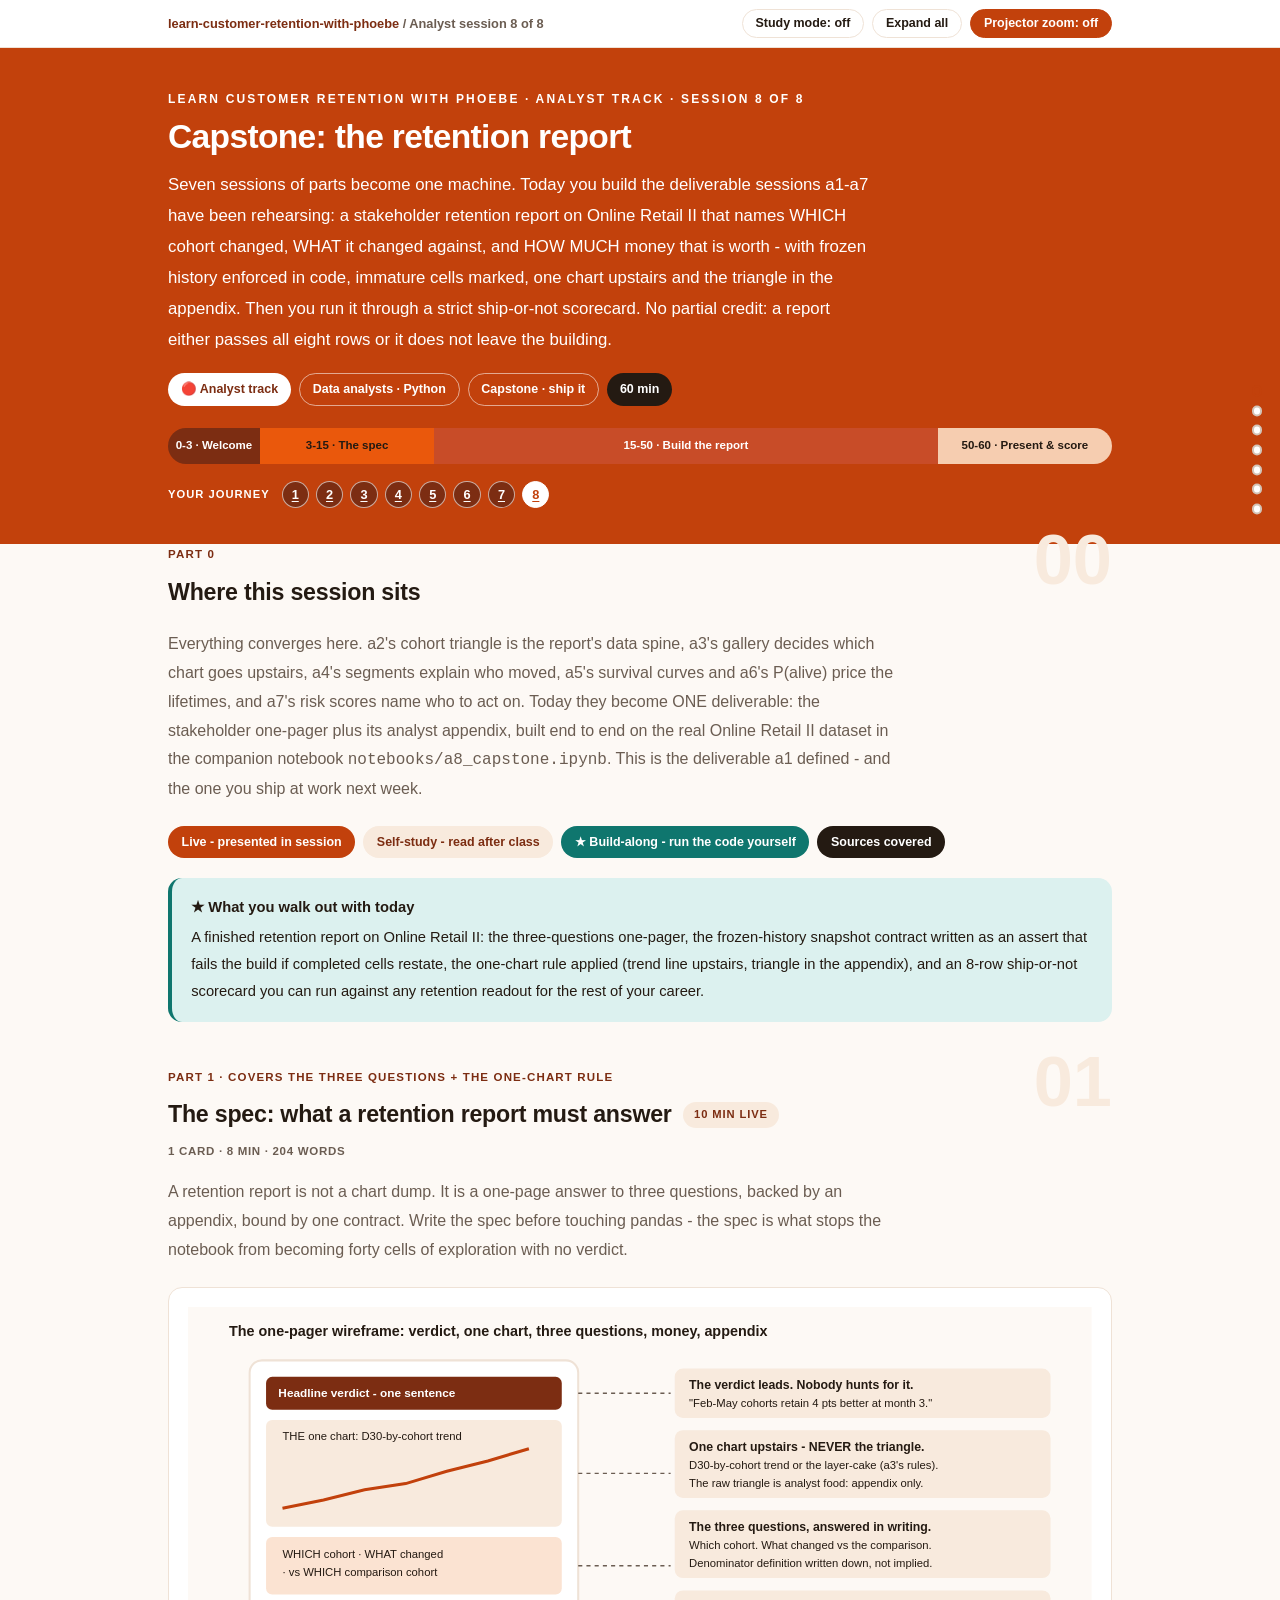
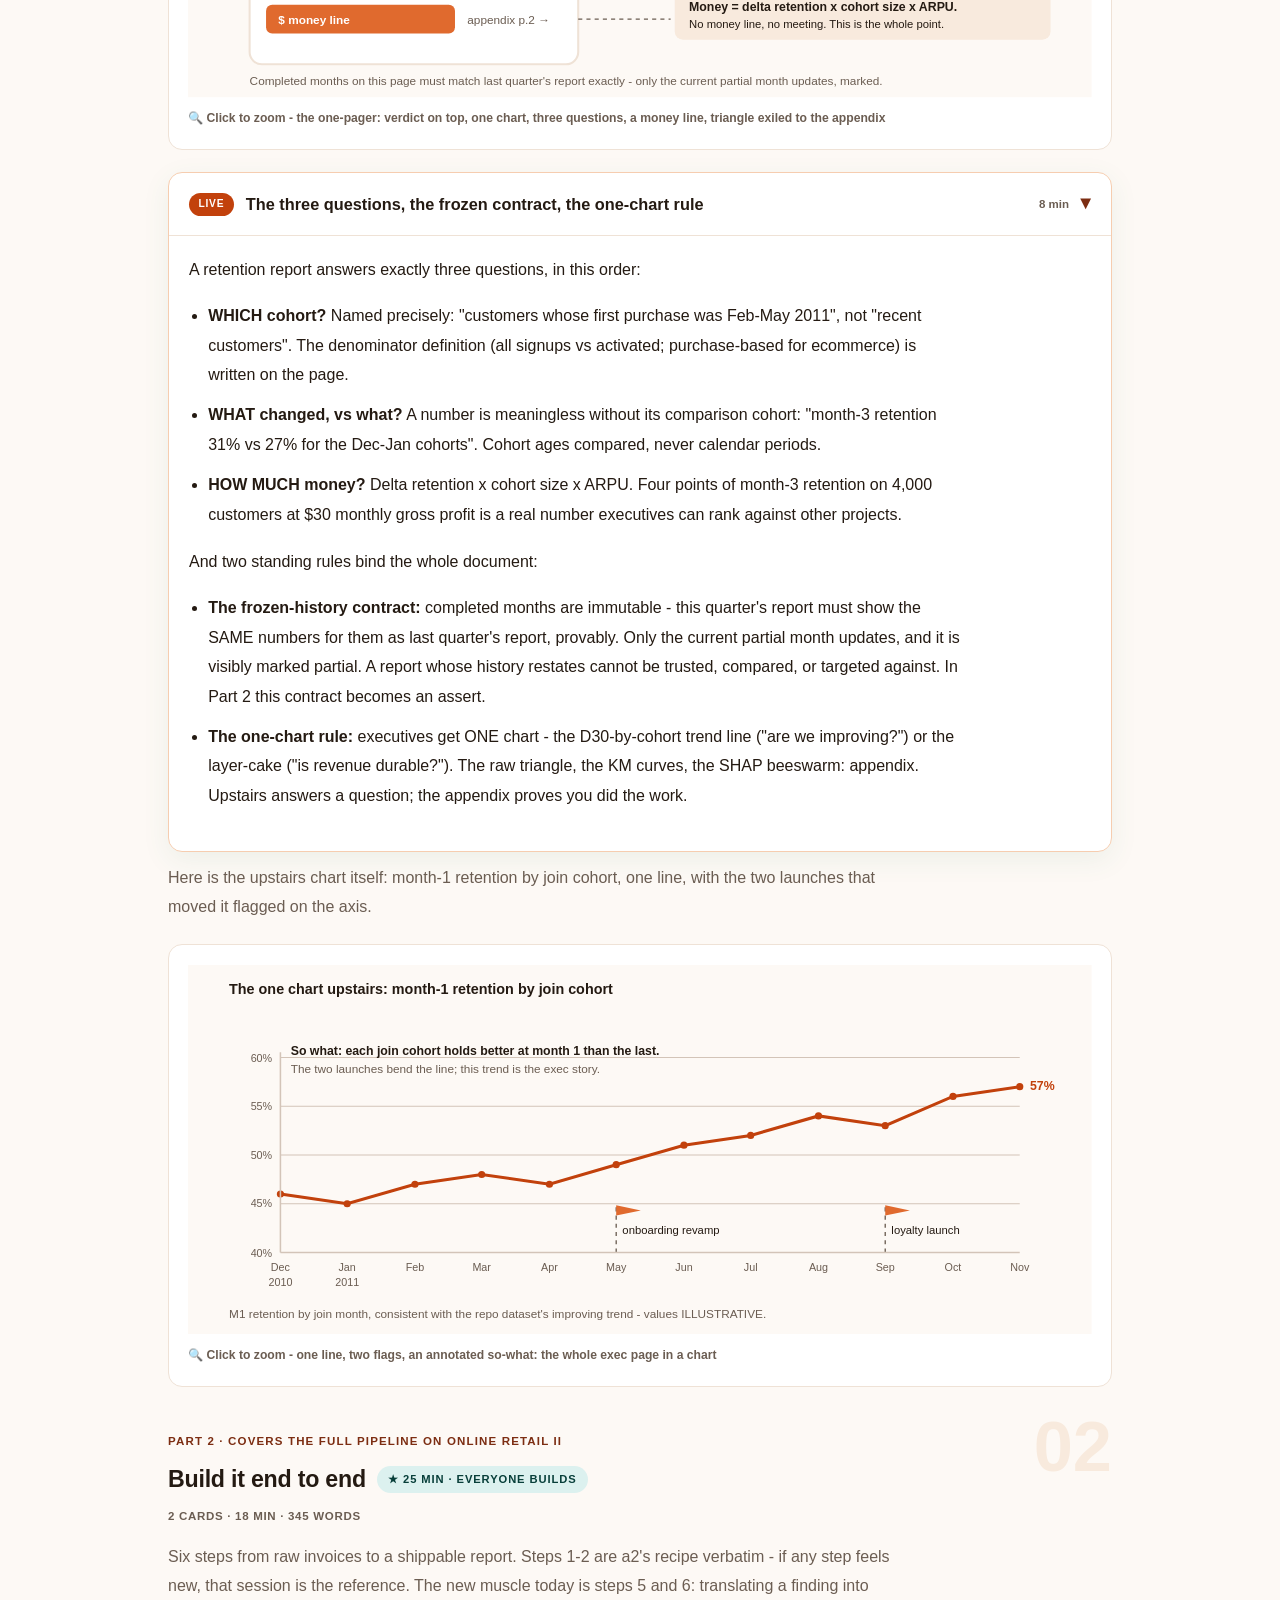
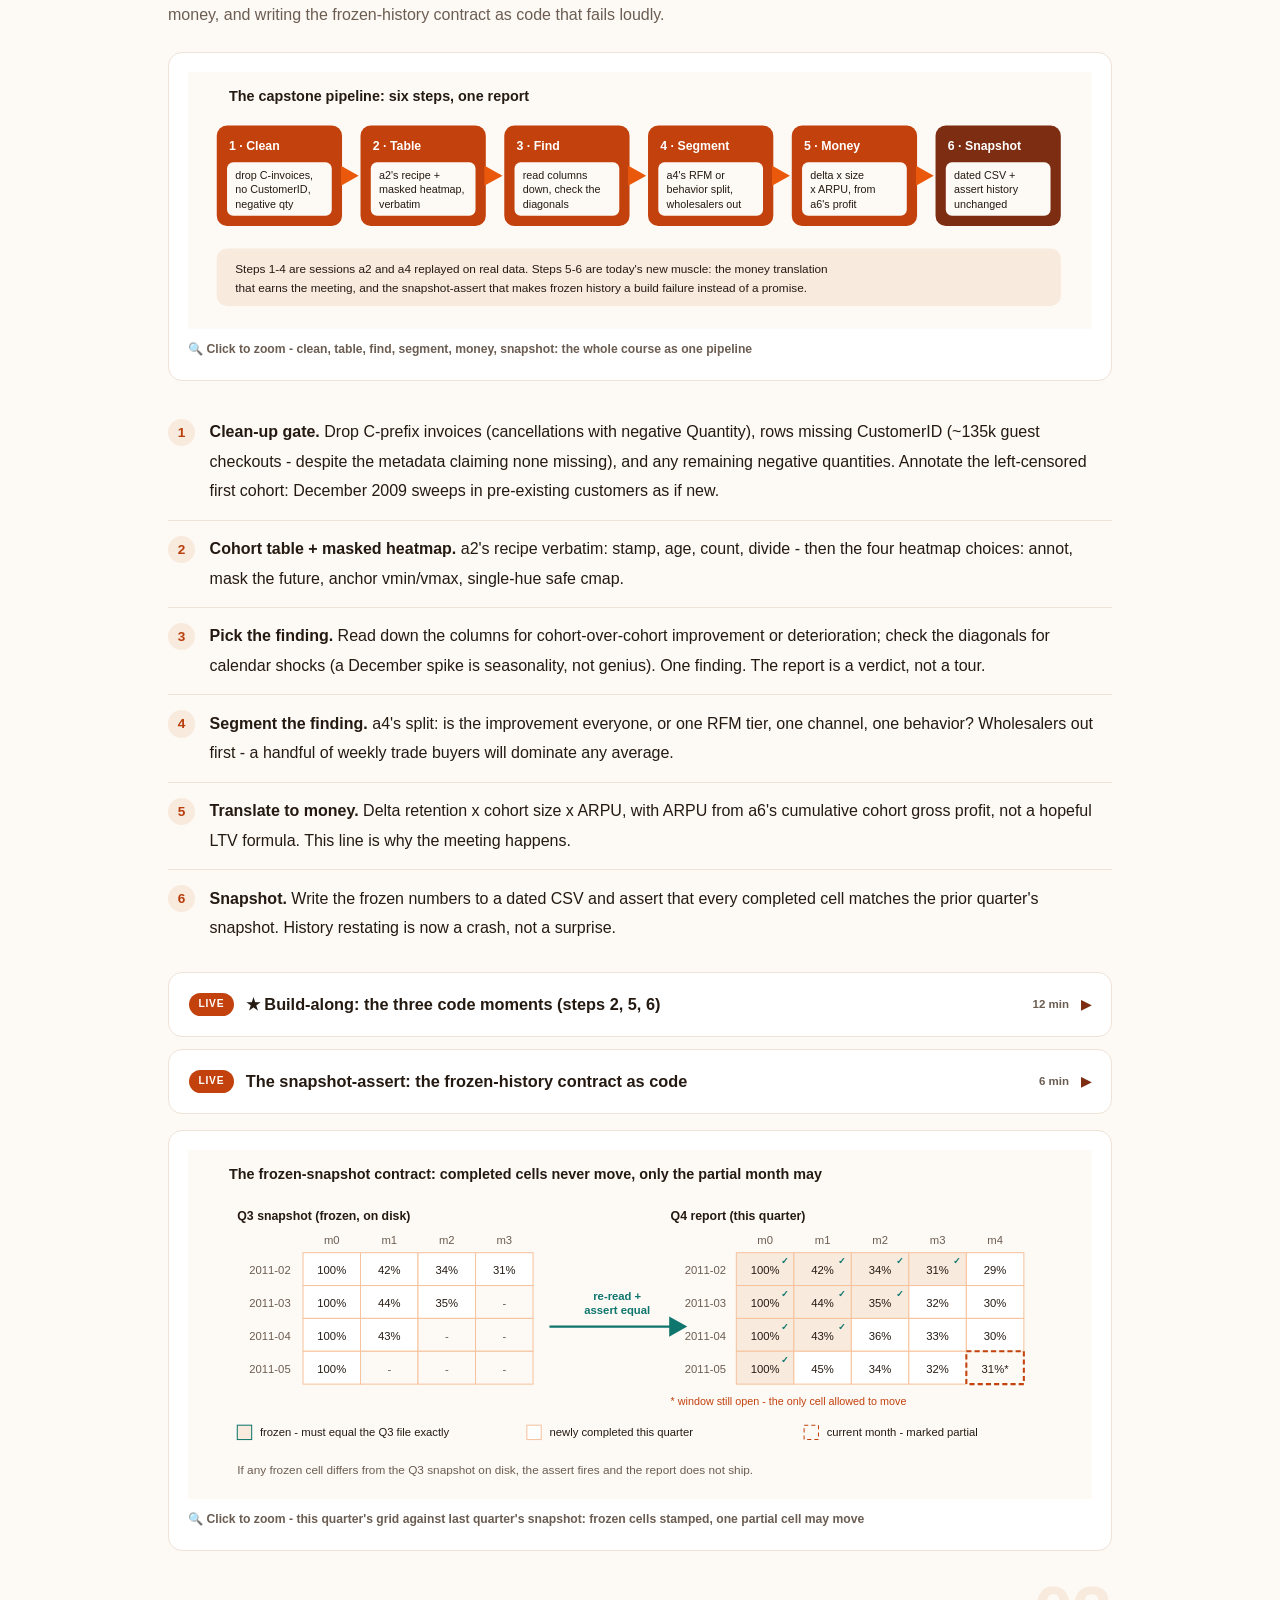
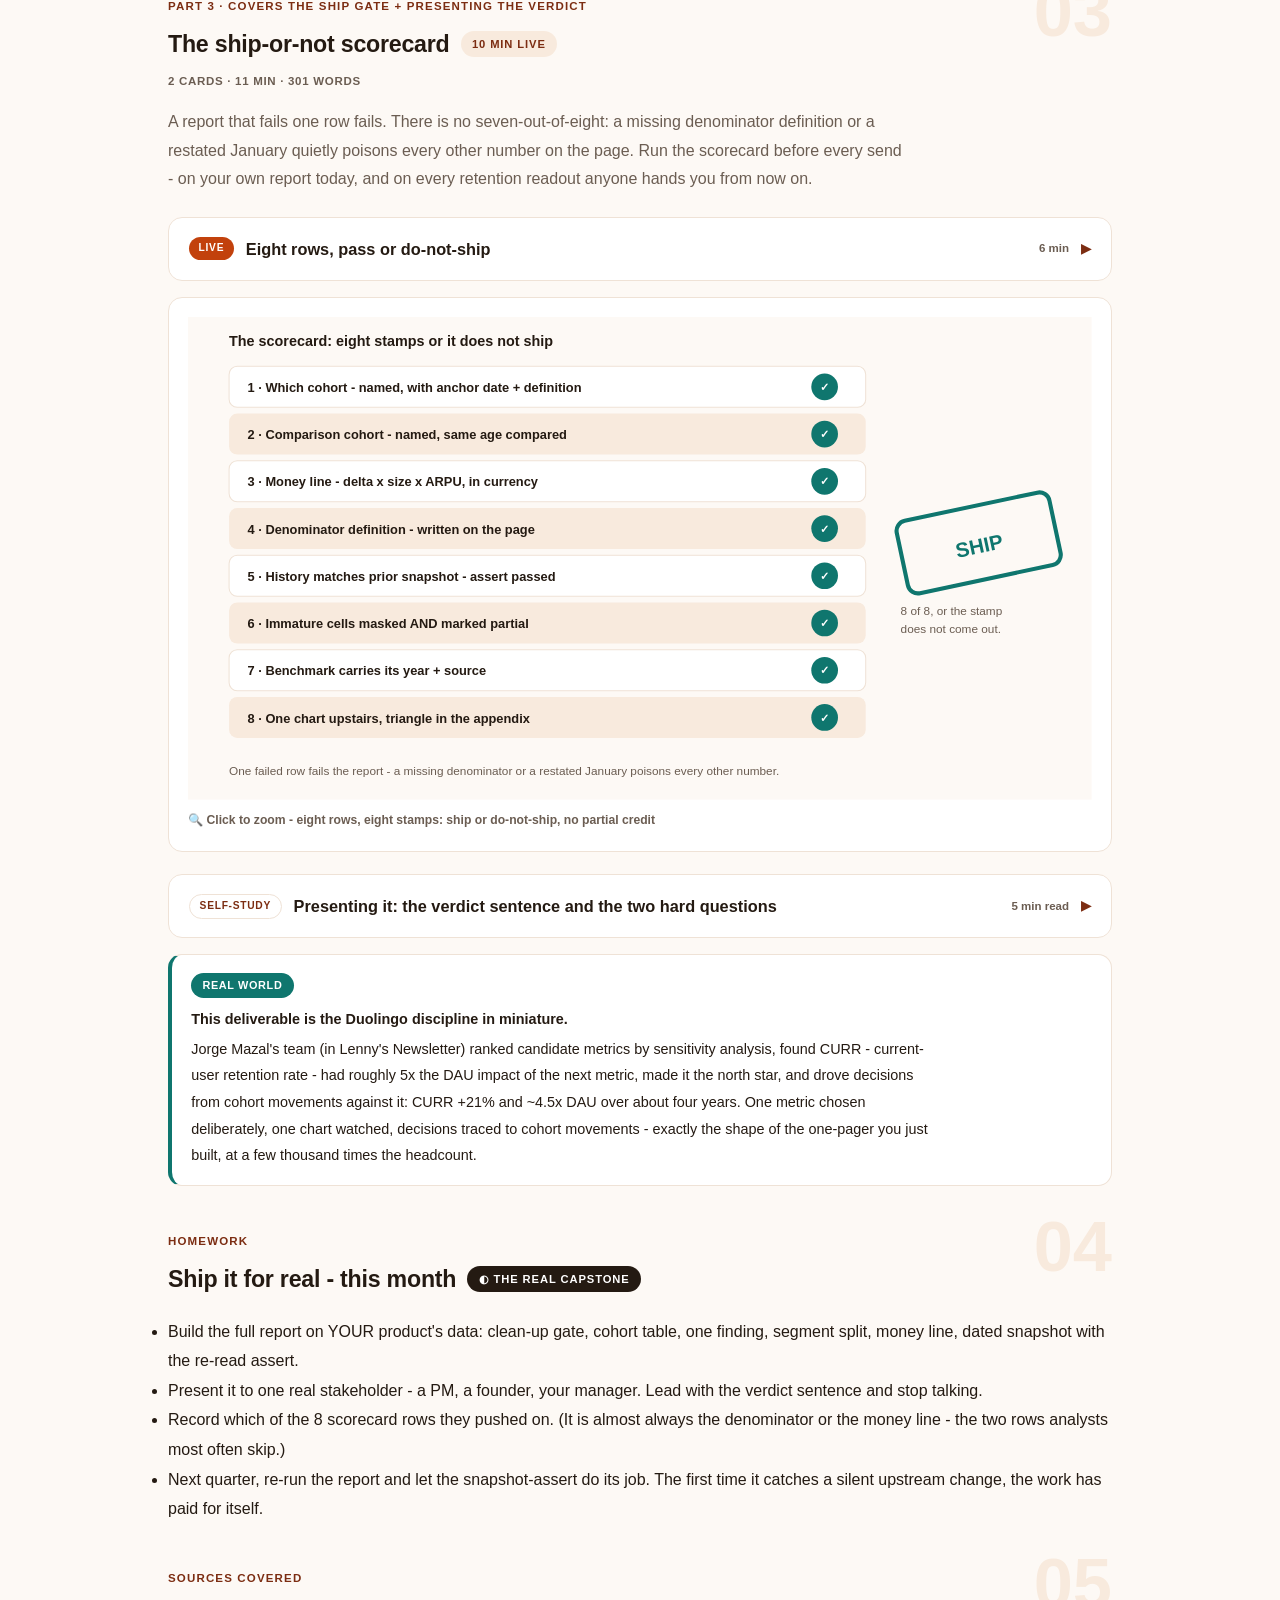
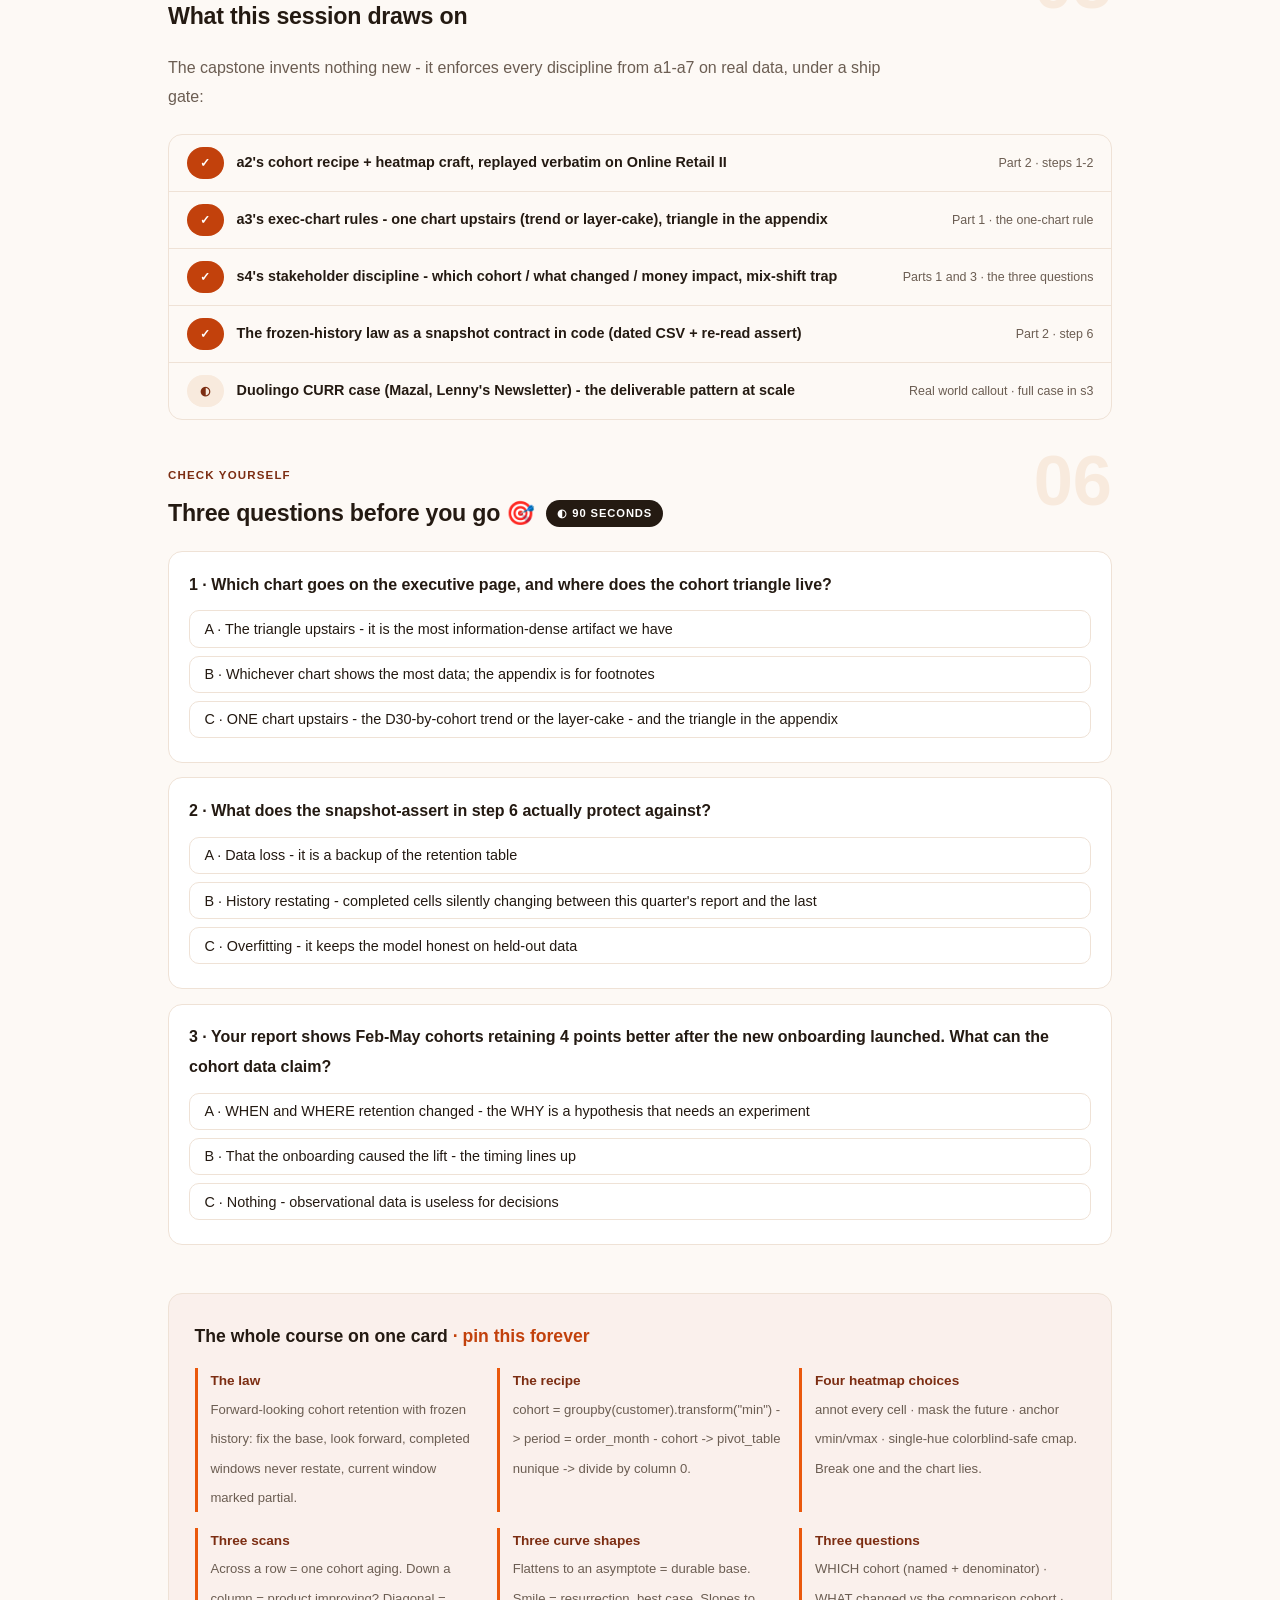
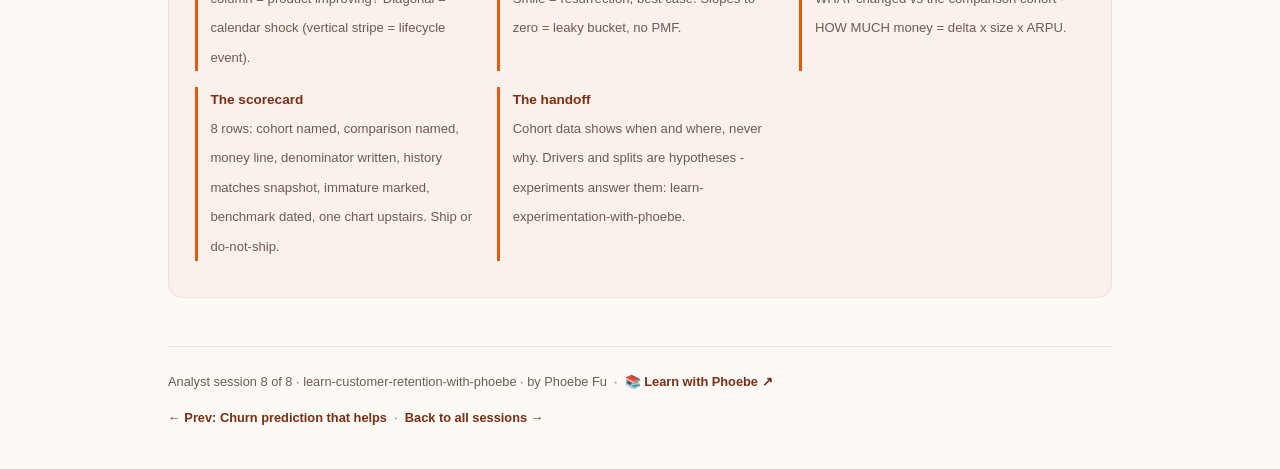
<file: courses/a8-capstone-retention-report.html>
<!DOCTYPE html>
<html lang="en">
<head>
<meta charset="UTF-8">
<meta name="viewport" content="width=device-width, initial-scale=1.0">
<!-- social:start -->
<meta name="description" content="Analyst session 8 of 8. The capstone: assemble everything from a1-a7 into the stakeholder retention report - which cohort, what changed, how much money - built end to end on Online Retail II, with the frozen-history snapshot contract as code and a strict ship-or-not scorecard.">
<meta property="og:type" content="article">
<meta property="og:site_name" content="Learn with Phoebe">
<meta property="og:title" content="Capstone: the retention report - learn customer retention with phoebe">
<meta property="og:description" content="Analyst session 8 of 8. Build the stakeholder one-pager end to end on Online Retail II: the three questions, the one-chart rule, the snapshot-assert frozen-history contract, and the 8-row ship-or-not scorecard.">
<meta property="og:url" content="https://phoebefu6.github.io/learn-customer-retention-with-phoebe/courses/a8-capstone-retention-report.html">
<meta property="og:image" content="https://phoebefu6.github.io/learn-customer-retention-with-phoebe/assets/og-cover.png">
<meta property="og:image:width" content="1200">
<meta property="og:image:height" content="630">
<meta name="twitter:card" content="summary_large_image">
<meta name="twitter:title" content="Capstone: the retention report - learn customer retention with phoebe">
<meta name="twitter:description" content="Assemble a1-a7 into one shippable retention report: three questions, one chart upstairs, frozen history as code, and an 8-row scorecard.">
<meta name="twitter:image" content="https://phoebefu6.github.io/learn-customer-retention-with-phoebe/assets/og-cover.png">
<!-- social:end -->
<title>Analyst session 8 · Capstone: the retention report - learn customer retention with phoebe</title>
<link rel="stylesheet" href="../assets/style.css?v=22">
</head>
<body>

<div class="toolbar">
  <div class="wrap">
    <span class="crumb"><a href="../index.html">learn-customer-retention-with-phoebe</a> / Analyst session 8 of 8</span>
    <button class="btn" id="toggle-all" type="button">Expand all</button>
    <button class="btn primary" id="zoom-toggle" type="button">Projector zoom: off</button>
  </div>
</div>

<header class="masthead">
  <div class="wrap">
    <div class="eyebrow">Learn Customer Retention with Phoebe · Analyst track · Session 8 of 8</div>
    <h1>Capstone: the <span class="accent">retention report</span></h1>
    <p class="sub">Seven sessions of parts become one machine. Today you build the deliverable sessions a1-a7 have been rehearsing: a stakeholder retention report on Online Retail II that names WHICH cohort changed, WHAT it changed against, and HOW MUCH money that is worth - with frozen history enforced in code, immature cells marked, one chart upstairs and the triangle in the appendix. Then you run it through a strict ship-or-not scorecard. No partial credit: a report either passes all eight rows or it does not leave the building.</p>
    <div class="chip-row">
      <span class="chip level">🔴 Analyst track</span>
      <span class="chip audience">Data analysts · Python</span>
      <span class="chip audience">Capstone · ship it</span>
      <span class="chip time">60 min</span>
    </div>
    <div class="agenda">
      <span class="a1" style="flex:1">0-3 · Welcome</span>
      <span class="a2" style="flex:2">3-15 · The spec</span>
      <span class="a3" style="flex:6">15-50 · Build the report</span>
      <span class="a4" style="flex:2">50-60 · Present &amp; score</span>
    </div>
  </div>
</header>

<main class="wrap">

  <!-- ============ INTRO ============ -->
  <section class="section" id="intro">
    <div class="section-kicker">
      <span class="klabel">Part 0</span>
      <h2>Where this session sits</h2>
    </div>
    <p class="lede">Everything converges here. a2's cohort triangle is the report's data spine, a3's gallery decides which chart goes upstairs, a4's segments explain who moved, a5's survival curves and a6's P(alive) price the lifetimes, and a7's risk scores name who to act on. Today they become ONE deliverable: the stakeholder one-pager plus its analyst appendix, built end to end on the real Online Retail II dataset in the companion notebook <code>notebooks/a8_capstone.ipynb</code>. This is the deliverable a1 defined - and the one you ship at work next week.</p>
    <div class="legend">
      <span class="pill solid">Live - presented in session</span>
      <span class="pill light">Self-study - read after class</span>
      <span class="pill peach">★ Build-along - run the code yourself</span>
      <span class="pill inkpill">Sources covered</span>
    </div>
    <div class="callout win">
      <strong>★ What you walk out with today</strong>
      A finished retention report on Online Retail II: the three-questions one-pager, the frozen-history snapshot contract written as an assert that fails the build if completed cells restate, the one-chart rule applied (trend line upstairs, triangle in the appendix), and an 8-row ship-or-not scorecard you can run against any retention readout for the rest of your career.
    </div>
  </section>

  <!-- ============ PART 1: THE SPEC ============ -->
  <section class="section" id="spec">
    <div class="section-kicker">
      <span class="klabel">Part 1 · covers the three questions + the one-chart rule</span>
      <h2>The spec: what a retention report must answer <span class="tag concept">10 min live</span></h2>
    </div>
    <p class="lede">A retention report is not a chart dump. It is a one-page answer to three questions, backed by an appendix, bound by one contract. Write the spec before touching pandas - the spec is what stops the notebook from becoming forty cells of exploration with no verdict.</p>

    <figure class="zoomable">
      <svg viewBox="0 0 880 380" xmlns="http://www.w3.org/2000/svg" role="img" aria-label="Wireframe of the retention one-pager. From top to bottom: a headline verdict sentence, the one chart which is the D30 by cohort trend line, a three-questions box naming which cohort, what changed and versus what, a money line, and a pointer to the appendix where the full triangle lives. Annotations on the right explain each zone.">
        <style>
          .a8wfT { font: 700 14px Inter, sans-serif; fill: #241A12; }
          .a8wfH { font: 700 12px Inter, sans-serif; fill: #241A12; }
          .a8wfW { font: 700 11.5px Inter, sans-serif; fill: #FFFFFF; }
          .a8wfB { font: 400 11px Inter, sans-serif; fill: #241A12; }
          .a8wfN { font: 400 11.5px Inter, sans-serif; fill: #6B5D52; }
          .a8wfL { stroke: #6B5D52; stroke-width: 1.3; stroke-dasharray: 4 4; }
        </style>
        <rect x="0" y="0" width="880" height="380" fill="#FDF9F5"/>
        <text class="a8wfT" x="40" y="28">The one-pager wireframe: verdict, one chart, three questions, money, appendix</text>

        <rect x="60" y="52" width="320" height="296" rx="12" fill="#FFFFFF" stroke="#EFE2D6" stroke-width="2"/>

        <rect x="76" y="68" width="288" height="32" rx="6" fill="#7C2D12"/>
        <text class="a8wfW" x="88" y="88">Headline verdict - one sentence</text>

        <rect x="76" y="110" width="288" height="104" rx="6" fill="#F8EADD"/>
        <polyline points="92,196 132,188 172,178 212,172 252,160 292,150 332,138" fill="none" stroke="#C2410C" stroke-width="3"/>
        <text class="a8wfB" x="92" y="130">THE one chart: D30-by-cohort trend</text>

        <rect x="76" y="224" width="288" height="56" rx="6" fill="#FBE3D2"/>
        <text class="a8wfB" x="92" y="244">WHICH cohort · WHAT changed</text>
        <text class="a8wfB" x="92" y="262">· vs WHICH comparison cohort</text>

        <rect x="76" y="290" width="184" height="28" rx="6" fill="#E06A2E"/>
        <text class="a8wfW" x="88" y="309">$ money line</text>
        <text class="a8wfN" x="272" y="309">appendix p.2 →</text>

        <line class="a8wfL" x1="380" y1="84" x2="470" y2="84"/>
        <rect x="474" y="60" width="366" height="48" rx="8" fill="#F8EADD"/>
        <text class="a8wfH" x="488" y="80">The verdict leads. Nobody hunts for it.</text>
        <text class="a8wfB" x="488" y="97">"Feb-May cohorts retain 4 pts better at month 3."</text>

        <line class="a8wfL" x1="380" y1="162" x2="470" y2="162"/>
        <rect x="474" y="120" width="366" height="66" rx="8" fill="#F8EADD"/>
        <text class="a8wfH" x="488" y="140">One chart upstairs - NEVER the triangle.</text>
        <text class="a8wfB" x="488" y="158">D30-by-cohort trend or the layer-cake (a3's rules).</text>
        <text class="a8wfB" x="488" y="175">The raw triangle is analyst food: appendix only.</text>

        <line class="a8wfL" x1="380" y1="252" x2="470" y2="252"/>
        <rect x="474" y="198" width="366" height="66" rx="8" fill="#F8EADD"/>
        <text class="a8wfH" x="488" y="218">The three questions, answered in writing.</text>
        <text class="a8wfB" x="488" y="236">Which cohort. What changed vs the comparison.</text>
        <text class="a8wfB" x="488" y="253">Denominator definition written down, not implied.</text>

        <line class="a8wfL" x1="380" y1="304" x2="470" y2="304"/>
        <rect x="474" y="276" width="366" height="48" rx="8" fill="#F8EADD"/>
        <text class="a8wfH" x="488" y="296">Money = delta retention x cohort size x ARPU.</text>
        <text class="a8wfB" x="488" y="313">No money line, no meeting. This is the whole point.</text>

        <text class="a8wfN" x="60" y="368">Completed months on this page must match last quarter's report exactly - only the current partial month updates, marked.</text>
      </svg>
      <figcaption>🔍 Click to zoom - the one-pager: verdict on top, one chart, three questions, a money line, triangle exiled to the appendix</figcaption>
    </figure>

    <details class="card" open>
      <summary><span class="mode live">Live</span>The three questions, the frozen contract, the one-chart rule<span class="mini">8 min</span><span class="caret">▶</span></summary>
      <div class="body">
        <p>A retention report answers exactly three questions, in this order:</p>
        <ul>
          <li><strong>WHICH cohort?</strong> Named precisely: "customers whose first purchase was Feb-May 2011", not "recent customers". The denominator definition (all signups vs activated; purchase-based for ecommerce) is written on the page.</li>
          <li><strong>WHAT changed, vs what?</strong> A number is meaningless without its comparison cohort: "month-3 retention 31% vs 27% for the Dec-Jan cohorts". Cohort ages compared, never calendar periods.</li>
          <li><strong>HOW MUCH money?</strong> Delta retention x cohort size x ARPU. Four points of month-3 retention on 4,000 customers at $30 monthly gross profit is a real number executives can rank against other projects.</li>
        </ul>
        <p>And two standing rules bind the whole document:</p>
        <ul>
          <li><strong>The frozen-history contract:</strong> completed months are immutable - this quarter's report must show the SAME numbers for them as last quarter's report, provably. Only the current partial month updates, and it is visibly marked partial. A report whose history restates cannot be trusted, compared, or targeted against. In Part 2 this contract becomes an assert.</li>
          <li><strong>The one-chart rule:</strong> executives get ONE chart - the D30-by-cohort trend line ("are we improving?") or the layer-cake ("is revenue durable?"). The raw triangle, the KM curves, the SHAP beeswarm: appendix. Upstairs answers a question; the appendix proves you did the work.</li>
        </ul>
      </div>
    </details>

    <p class="lede">Here is the upstairs chart itself: month-1 retention by join cohort, one line, with the two launches that moved it flagged on the axis.</p>

    <figure class="zoomable">
      <svg viewBox="0 0 880 360" xmlns="http://www.w3.org/2000/svg" role="img" aria-label="Line chart of month-1 retention by join cohort over twelve months from December 2010 to November 2011, drifting up from about 46 percent to 57 percent, with two event flags on the x axis marking an onboarding revamp and a loyalty launch. Values illustrative, consistent with the repo dataset's improving trend.">
        <style>
          .a8cqT { font: 700 14px Inter, sans-serif; fill: #241A12; }
          .a8cqS { font: 700 12px Inter, sans-serif; fill: #241A12; }
          .a8cqE { font: 700 12px Inter, sans-serif; fill: #C2410C; }
          .a8cqF { font: 400 11px Inter, sans-serif; fill: #241A12; }
          .a8cqB { font: 400 11.5px Inter, sans-serif; fill: #6B5D52; }
          .a8cqM { font: 400 10.5px Inter, sans-serif; fill: #6B5D52; }
          .a8cqAx { stroke: #D3C4B8; stroke-width: 1.5; }
          .a8cqGr { stroke: #D3C4B8; stroke-width: 1; }
          .a8cqFg { stroke: #6B5D52; stroke-width: 1.3; stroke-dasharray: 4 4; }
        </style>
        <rect x="0" y="0" width="880" height="360" fill="#FDF9F5"/>
        <text class="a8cqT" x="40" y="28">The one chart upstairs: month-1 retention by join cohort</text>

        <line class="a8cqGr" x1="90" y1="232.5" x2="810" y2="232.5"/>
        <line class="a8cqGr" x1="90" y1="185" x2="810" y2="185"/>
        <line class="a8cqGr" x1="90" y1="137.5" x2="810" y2="137.5"/>
        <line class="a8cqGr" x1="90" y1="90" x2="810" y2="90"/>
        <text class="a8cqM" x="82" y="284" text-anchor="end">40%</text>
        <text class="a8cqM" x="82" y="236" text-anchor="end">45%</text>
        <text class="a8cqM" x="82" y="189" text-anchor="end">50%</text>
        <text class="a8cqM" x="82" y="141" text-anchor="end">55%</text>
        <text class="a8cqM" x="82" y="94" text-anchor="end">60%</text>

        <line class="a8cqFg" x1="417" y1="280" x2="417" y2="234"/>
        <path d="M417,234 L441,239 L417,244 Z" fill="#E06A2E"/>
        <text class="a8cqF" x="423" y="262">onboarding revamp</text>
        <line class="a8cqFg" x1="679" y1="280" x2="679" y2="234"/>
        <path d="M679,234 L703,239 L679,244 Z" fill="#E06A2E"/>
        <text class="a8cqF" x="685" y="262">loyalty launch</text>

        <polyline points="90,223 155,232.5 221,213.5 286,204 352,213.5 417,194.5 483,175.5 548,166 614,147 679,156.5 745,128 810,118.5" fill="none" stroke="#C2410C" stroke-width="3"/>
        <circle cx="90" cy="223" r="3.5" fill="#C2410C"/><circle cx="155" cy="232.5" r="3.5" fill="#C2410C"/>
        <circle cx="221" cy="213.5" r="3.5" fill="#C2410C"/><circle cx="286" cy="204" r="3.5" fill="#C2410C"/>
        <circle cx="352" cy="213.5" r="3.5" fill="#C2410C"/><circle cx="417" cy="194.5" r="3.5" fill="#C2410C"/>
        <circle cx="483" cy="175.5" r="3.5" fill="#C2410C"/><circle cx="548" cy="166" r="3.5" fill="#C2410C"/>
        <circle cx="614" cy="147" r="3.5" fill="#C2410C"/><circle cx="679" cy="156.5" r="3.5" fill="#C2410C"/>
        <circle cx="745" cy="128" r="3.5" fill="#C2410C"/><circle cx="810" cy="118.5" r="3.5" fill="#C2410C"/>
        <text class="a8cqE" x="820" y="122">57%</text>

        <text class="a8cqS" x="100" y="88">So what: each join cohort holds better at month 1 than the last.</text>
        <text class="a8cqB" x="100" y="105">The two launches bend the line; this trend is the exec story.</text>

        <line class="a8cqAx" x1="90" y1="280" x2="810" y2="280"/>
        <line class="a8cqAx" x1="90" y1="85" x2="90" y2="280"/>

        <text class="a8cqM" x="90" y="298" text-anchor="middle">Dec</text>
        <text class="a8cqM" x="155" y="298" text-anchor="middle">Jan</text>
        <text class="a8cqM" x="221" y="298" text-anchor="middle">Feb</text>
        <text class="a8cqM" x="286" y="298" text-anchor="middle">Mar</text>
        <text class="a8cqM" x="352" y="298" text-anchor="middle">Apr</text>
        <text class="a8cqM" x="417" y="298" text-anchor="middle">May</text>
        <text class="a8cqM" x="483" y="298" text-anchor="middle">Jun</text>
        <text class="a8cqM" x="548" y="298" text-anchor="middle">Jul</text>
        <text class="a8cqM" x="614" y="298" text-anchor="middle">Aug</text>
        <text class="a8cqM" x="679" y="298" text-anchor="middle">Sep</text>
        <text class="a8cqM" x="745" y="298" text-anchor="middle">Oct</text>
        <text class="a8cqM" x="810" y="298" text-anchor="middle">Nov</text>
        <text class="a8cqM" x="90" y="313" text-anchor="middle">2010</text>
        <text class="a8cqM" x="155" y="313" text-anchor="middle">2011</text>

        <text class="a8cqB" x="40" y="344">M1 retention by join month, consistent with the repo dataset's improving trend - values ILLUSTRATIVE.</text>
      </svg>
      <figcaption>🔍 Click to zoom - one line, two flags, an annotated so-what: the whole exec page in a chart</figcaption>
    </figure>
  </section>

  <!-- ============ PART 2: BUILD ============ -->
  <section class="section" id="build">
    <div class="section-kicker">
      <span class="klabel">Part 2 · covers the full pipeline on Online Retail II</span>
      <h2>Build it end to end <span class="tag demo">★ 25 min · everyone builds</span></h2>
    </div>
    <p class="lede">Six steps from raw invoices to a shippable report. Steps 1-2 are a2's recipe verbatim - if any step feels new, that session is the reference. The new muscle today is steps 5 and 6: translating a finding into money, and writing the frozen-history contract as code that fails loudly.</p>

    <figure class="zoomable">
      <svg viewBox="0 0 880 250" xmlns="http://www.w3.org/2000/svg" role="img" aria-label="The six-step capstone pipeline as a flow: clean the data, build the cohort table, find the story, segment the finding, translate to money, snapshot and assert. Arrows connect each step to the next.">
        <style>
          .a8plT { font: 700 14px Inter, sans-serif; fill: #241A12; }
          .a8plH { font: 700 12px Inter, sans-serif; fill: #FFFFFF; }
          .a8plB { font: 400 10.5px Inter, sans-serif; fill: #241A12; }
          .a8plN { font: 400 11.5px Inter, sans-serif; fill: #6B5D52; }
          .a8plA { stroke: #EA580C; stroke-width: 2.2; fill: none; marker-end: url(#a8plArr); }
        </style>
        <defs>
          <marker id="a8plArr" markerWidth="9" markerHeight="9" refX="7" refY="4.5" orient="auto">
            <path d="M0,0 L8,4.5 L0,9 z" fill="#EA580C"/>
          </marker>
        </defs>
        <rect x="0" y="0" width="880" height="250" fill="#FDF9F5"/>
        <text class="a8plT" x="40" y="28">The capstone pipeline: six steps, one report</text>

        <rect x="28" y="52" width="122" height="98" rx="10" fill="#C2410C"/>
        <text class="a8plH" x="40" y="76">1 · Clean</text>
        <rect x="38" y="88" width="102" height="52" rx="6" fill="#FDF9F5"/>
        <text class="a8plB" x="46" y="104">drop C-invoices,</text>
        <text class="a8plB" x="46" y="118">no CustomerID,</text>
        <text class="a8plB" x="46" y="132">negative qty</text>

        <rect x="168" y="52" width="122" height="98" rx="10" fill="#C2410C"/>
        <text class="a8plH" x="180" y="76">2 · Table</text>
        <rect x="178" y="88" width="102" height="52" rx="6" fill="#FDF9F5"/>
        <text class="a8plB" x="186" y="104">a2's recipe +</text>
        <text class="a8plB" x="186" y="118">masked heatmap,</text>
        <text class="a8plB" x="186" y="132">verbatim</text>

        <rect x="308" y="52" width="122" height="98" rx="10" fill="#C2410C"/>
        <text class="a8plH" x="320" y="76">3 · Find</text>
        <rect x="318" y="88" width="102" height="52" rx="6" fill="#FDF9F5"/>
        <text class="a8plB" x="326" y="104">read columns</text>
        <text class="a8plB" x="326" y="118">down, check the</text>
        <text class="a8plB" x="326" y="132">diagonals</text>

        <rect x="448" y="52" width="122" height="98" rx="10" fill="#C2410C"/>
        <text class="a8plH" x="460" y="76">4 · Segment</text>
        <rect x="458" y="88" width="102" height="52" rx="6" fill="#FDF9F5"/>
        <text class="a8plB" x="466" y="104">a4's RFM or</text>
        <text class="a8plB" x="466" y="118">behavior split,</text>
        <text class="a8plB" x="466" y="132">wholesalers out</text>

        <rect x="588" y="52" width="122" height="98" rx="10" fill="#C2410C"/>
        <text class="a8plH" x="600" y="76">5 · Money</text>
        <rect x="598" y="88" width="102" height="52" rx="6" fill="#FDF9F5"/>
        <text class="a8plB" x="606" y="104">delta x size</text>
        <text class="a8plB" x="606" y="118">x ARPU, from</text>
        <text class="a8plB" x="606" y="132">a6's profit</text>

        <rect x="728" y="52" width="122" height="98" rx="10" fill="#7C2D12"/>
        <text class="a8plH" x="740" y="76">6 · Snapshot</text>
        <rect x="738" y="88" width="102" height="52" rx="6" fill="#FDF9F5"/>
        <text class="a8plB" x="746" y="104">dated CSV +</text>
        <text class="a8plB" x="746" y="118">assert history</text>
        <text class="a8plB" x="746" y="132">unchanged</text>

        <path class="a8plA" d="M150,101 L164,101"/>
        <path class="a8plA" d="M290,101 L304,101"/>
        <path class="a8plA" d="M430,101 L444,101"/>
        <path class="a8plA" d="M570,101 L584,101"/>
        <path class="a8plA" d="M710,101 L724,101"/>

        <rect x="28" y="172" width="822" height="56" rx="10" fill="#F8EADD"/>
        <text class="a8plB" x="46" y="196" style="font-size:11.5px">Steps 1-4 are sessions a2 and a4 replayed on real data. Steps 5-6 are today's new muscle: the money translation</text>
        <text class="a8plB" x="46" y="214" style="font-size:11.5px">that earns the meeting, and the snapshot-assert that makes frozen history a build failure instead of a promise.</text>
      </svg>
      <figcaption>🔍 Click to zoom - clean, table, find, segment, money, snapshot: the whole course as one pipeline</figcaption>
    </figure>

    <div class="steps">
      <div class="step"><p><strong>Clean-up gate.</strong> Drop C-prefix invoices (cancellations with negative Quantity), rows missing CustomerID (~135k guest checkouts - despite the metadata claiming none missing), and any remaining negative quantities. Annotate the left-censored first cohort: December 2009 sweeps in pre-existing customers as if new.</p></div>
      <div class="step"><p><strong>Cohort table + masked heatmap.</strong> a2's recipe verbatim: stamp, age, count, divide - then the four heatmap choices: annot, mask the future, anchor vmin/vmax, single-hue safe cmap.</p></div>
      <div class="step"><p><strong>Pick the finding.</strong> Read down the columns for cohort-over-cohort improvement or deterioration; check the diagonals for calendar shocks (a December spike is seasonality, not genius). One finding. The report is a verdict, not a tour.</p></div>
      <div class="step"><p><strong>Segment the finding.</strong> a4's split: is the improvement everyone, or one RFM tier, one channel, one behavior? Wholesalers out first - a handful of weekly trade buyers will dominate any average.</p></div>
      <div class="step"><p><strong>Translate to money.</strong> Delta retention x cohort size x ARPU, with ARPU from a6's cumulative cohort gross profit, not a hopeful LTV formula. This line is why the meeting happens.</p></div>
      <div class="step"><p><strong>Snapshot.</strong> Write the frozen numbers to a dated CSV and assert that every completed cell matches the prior quarter's snapshot. History restating is now a crash, not a surprise.</p></div>
    </div>

    <details class="card">
      <summary><span class="mode live">Live</span>★ Build-along: the three code moments (steps 2, 5, 6)<span class="mini">12 min</span><span class="caret">▶</span></summary>
      <div class="body">
        <div class="prompt-box good"><span class="label">★ Step 2 · a2's recipe verbatim, on the cleaned Online Retail II frame</span>retail["order_month"] = retail["InvoiceDate"].dt.to_period("M")
retail["cohort"] = (retail.groupby("Customer ID")["InvoiceDate"]
                          .transform("min").dt.to_period("M"))
retail["period"] = (retail["order_month"] - retail["cohort"]).apply(lambda d: d.n)

counts = retail.pivot_table(index="cohort", columns="period",
                            values="Customer ID", aggfunc="nunique")
retention = counts.divide(counts.iloc[:, 0], axis=0)

sns.heatmap(retention, annot=True, fmt=".0%", mask=retention.isnull(),
            vmin=0, vmax=0.5, cmap="Oranges")   # the four choices, always</div>
        <div class="prompt-box good"><span class="label">★ Step 5 · the money line: delta x size x ARPU</span>improved   = retention.loc["2011-02":"2011-05", 3].mean()   # month-3, new cohorts
comparison = retention.loc["2010-12":"2011-01", 3].mean()    # month-3, old cohorts
delta = improved - comparison

size = counts.loc["2011-02":"2011-05", 0].sum()     # customers in improved cohorts
arpu = 30.0    # monthly gross profit per retained customer, from a6's frame

impact = delta * size * arpu * 6                     # months left in the horizon
print(f"{delta:+.1%} at month 3 x {size:,} customers -&gt; ~${impact:,.0f}")</div>
        <div class="prompt-box good"><span class="label">★ Step 6 · snapshot the frozen numbers for next quarter's proof</span>retention.round(4).to_csv("reports/retention_snapshot_2011Q4.csv")</div>
        <p>The snapshot is half the contract. The other half - the assert that reads it back next quarter - gets its own card below, because it is the single most transferable pattern on this page.</p>
      </div>
    </details>

    <details class="card">
      <summary><span class="mode live">Live</span>The snapshot-assert: the frozen-history contract as code<span class="mini">6 min</span><span class="caret">▶</span></summary>
      <div class="body">
        <p>Frozen history is the law (a2); today it becomes machinery. Before this quarter's report renders, re-read the PRIOR quarter's snapshot and assert that every cell whose window had already completed then is bit-identical now. If the assert fires, something upstream changed - a silent filter edit, a timezone shift, a redefined denominator - and the report must not ship until you know why.</p>
        <div class="prompt-box good"><span class="label">★ The re-read assert - history restating becomes a build failure</span>prior = pd.read_csv("reports/retention_snapshot_2011Q3.csv", index_col=0)
prior.columns = prior.columns.astype(int)

completed = [c for c in prior.columns if c &lt; prior.shape[1] - 1]  # elapsed windows
rows = prior.index.intersection(retention.index.astype(str))

new = retention.copy(); new.index = new.index.astype(str)
assert new.loc[rows, completed].round(4).equals(
       prior.loc[rows, completed].round(4)), \
       "HISTORY RESTATED - completed cells changed since Q3. Do not ship."</div>
        <p>Notice what this buys you politically, not just technically: when a stakeholder asks "why is January's number different from last quarter's deck?", your answer is "it cannot be - the build fails if it is". That sentence is worth more than any model behind the report.</p>
      </div>
    </details>

    <figure class="zoomable">
      <svg viewBox="0 0 880 340" xmlns="http://www.w3.org/2000/svg" role="img" aria-label="Two retention grids side by side. Left: last quarter's Q3 snapshot on disk, a cohort-by-month triangle with the future cells still empty. Right: this quarter's Q4 report. Every cell that was completed in Q3 is tinted and carries a teal check - it must equal the Q3 file exactly. Cells completed since Q3 are plain white. The single current-month cell is outlined with a dashed border and marked partial - the only cell allowed to move. An arrow between the grids reads re-read and assert equal.">
        <style>
          .a8snT { font: 700 14px Inter, sans-serif; fill: #241A12; }
          .a8snH { font: 700 12px Inter, sans-serif; fill: #241A12; }
          .a8snC { font: 400 11px Inter, sans-serif; fill: #6B5D52; }
          .a8snB { font: 400 11px Inter, sans-serif; fill: #241A12; }
          .a8snK { font: 700 9px Inter, sans-serif; fill: #0F766E; }
          .a8snA { font: 700 11px Inter, sans-serif; fill: #0F766E; }
          .a8snW { font: 400 10.5px Inter, sans-serif; fill: #C2410C; }
          .a8snN { font: 400 11.5px Inter, sans-serif; fill: #6B5D52; }
        </style>
        <defs>
          <marker id="a8snArr" markerWidth="9" markerHeight="9" refX="7" refY="4.5" orient="auto">
            <path d="M0,0 L8,4.5 L0,9 z" fill="#0F766E"/>
          </marker>
        </defs>
        <rect x="0" y="0" width="880" height="340" fill="#FDF9F5"/>
        <text class="a8snT" x="40" y="28">The frozen-snapshot contract: completed cells never move, only the partial month may</text>

        <text class="a8snH" x="48" y="68">Q3 snapshot (frozen, on disk)</text>
        <text class="a8snC" x="140" y="92" text-anchor="middle">m0</text>
        <text class="a8snC" x="196" y="92" text-anchor="middle">m1</text>
        <text class="a8snC" x="252" y="92" text-anchor="middle">m2</text>
        <text class="a8snC" x="308" y="92" text-anchor="middle">m3</text>
        <text class="a8snC" x="100" y="121" text-anchor="end">2011-02</text>
        <text class="a8snC" x="100" y="153" text-anchor="end">2011-03</text>
        <text class="a8snC" x="100" y="185" text-anchor="end">2011-04</text>
        <text class="a8snC" x="100" y="217" text-anchor="end">2011-05</text>

        <rect x="112" y="100" width="56" height="32" fill="#FFFFFF" stroke="#F6C39E"/><text class="a8snB" x="140" y="121" text-anchor="middle">100%</text>
        <rect x="168" y="100" width="56" height="32" fill="#FFFFFF" stroke="#F6C39E"/><text class="a8snB" x="196" y="121" text-anchor="middle">42%</text>
        <rect x="224" y="100" width="56" height="32" fill="#FFFFFF" stroke="#F6C39E"/><text class="a8snB" x="252" y="121" text-anchor="middle">34%</text>
        <rect x="280" y="100" width="56" height="32" fill="#FFFFFF" stroke="#F6C39E"/><text class="a8snB" x="308" y="121" text-anchor="middle">31%</text>
        <rect x="112" y="132" width="56" height="32" fill="#FFFFFF" stroke="#F6C39E"/><text class="a8snB" x="140" y="153" text-anchor="middle">100%</text>
        <rect x="168" y="132" width="56" height="32" fill="#FFFFFF" stroke="#F6C39E"/><text class="a8snB" x="196" y="153" text-anchor="middle">44%</text>
        <rect x="224" y="132" width="56" height="32" fill="#FFFFFF" stroke="#F6C39E"/><text class="a8snB" x="252" y="153" text-anchor="middle">35%</text>
        <rect x="280" y="132" width="56" height="32" fill="#FDF9F5" stroke="#F6C39E"/><text class="a8snC" x="308" y="153" text-anchor="middle">-</text>
        <rect x="112" y="164" width="56" height="32" fill="#FFFFFF" stroke="#F6C39E"/><text class="a8snB" x="140" y="185" text-anchor="middle">100%</text>
        <rect x="168" y="164" width="56" height="32" fill="#FFFFFF" stroke="#F6C39E"/><text class="a8snB" x="196" y="185" text-anchor="middle">43%</text>
        <rect x="224" y="164" width="56" height="32" fill="#FDF9F5" stroke="#F6C39E"/><text class="a8snC" x="252" y="185" text-anchor="middle">-</text>
        <rect x="280" y="164" width="56" height="32" fill="#FDF9F5" stroke="#F6C39E"/><text class="a8snC" x="308" y="185" text-anchor="middle">-</text>
        <rect x="112" y="196" width="56" height="32" fill="#FFFFFF" stroke="#F6C39E"/><text class="a8snB" x="140" y="217" text-anchor="middle">100%</text>
        <rect x="168" y="196" width="56" height="32" fill="#FDF9F5" stroke="#F6C39E"/><text class="a8snC" x="196" y="217" text-anchor="middle">-</text>
        <rect x="224" y="196" width="56" height="32" fill="#FDF9F5" stroke="#F6C39E"/><text class="a8snC" x="252" y="217" text-anchor="middle">-</text>
        <rect x="280" y="196" width="56" height="32" fill="#FDF9F5" stroke="#F6C39E"/><text class="a8snC" x="308" y="217" text-anchor="middle">-</text>

        <text class="a8snA" x="418" y="146" text-anchor="middle">re-read +</text>
        <text class="a8snA" x="418" y="160" text-anchor="middle">assert equal</text>
        <line x1="352" y1="172" x2="484" y2="172" stroke="#0F766E" stroke-width="2.2" marker-end="url(#a8snArr)"/>

        <text class="a8snH" x="470" y="68">Q4 report (this quarter)</text>
        <text class="a8snC" x="562" y="92" text-anchor="middle">m0</text>
        <text class="a8snC" x="618" y="92" text-anchor="middle">m1</text>
        <text class="a8snC" x="674" y="92" text-anchor="middle">m2</text>
        <text class="a8snC" x="730" y="92" text-anchor="middle">m3</text>
        <text class="a8snC" x="786" y="92" text-anchor="middle">m4</text>
        <text class="a8snC" x="524" y="121" text-anchor="end">2011-02</text>
        <text class="a8snC" x="524" y="153" text-anchor="end">2011-03</text>
        <text class="a8snC" x="524" y="185" text-anchor="end">2011-04</text>
        <text class="a8snC" x="524" y="217" text-anchor="end">2011-05</text>

        <rect x="534" y="100" width="56" height="32" fill="#F8EADD" stroke="#F6C39E"/><text class="a8snB" x="562" y="121" text-anchor="middle">100%</text><text class="a8snK" x="585" y="111" text-anchor="end">✓</text>
        <rect x="590" y="100" width="56" height="32" fill="#F8EADD" stroke="#F6C39E"/><text class="a8snB" x="618" y="121" text-anchor="middle">42%</text><text class="a8snK" x="641" y="111" text-anchor="end">✓</text>
        <rect x="646" y="100" width="56" height="32" fill="#F8EADD" stroke="#F6C39E"/><text class="a8snB" x="674" y="121" text-anchor="middle">34%</text><text class="a8snK" x="697" y="111" text-anchor="end">✓</text>
        <rect x="702" y="100" width="56" height="32" fill="#F8EADD" stroke="#F6C39E"/><text class="a8snB" x="730" y="121" text-anchor="middle">31%</text><text class="a8snK" x="753" y="111" text-anchor="end">✓</text>
        <rect x="758" y="100" width="56" height="32" fill="#FFFFFF" stroke="#F6C39E"/><text class="a8snB" x="786" y="121" text-anchor="middle">29%</text>
        <rect x="534" y="132" width="56" height="32" fill="#F8EADD" stroke="#F6C39E"/><text class="a8snB" x="562" y="153" text-anchor="middle">100%</text><text class="a8snK" x="585" y="143" text-anchor="end">✓</text>
        <rect x="590" y="132" width="56" height="32" fill="#F8EADD" stroke="#F6C39E"/><text class="a8snB" x="618" y="153" text-anchor="middle">44%</text><text class="a8snK" x="641" y="143" text-anchor="end">✓</text>
        <rect x="646" y="132" width="56" height="32" fill="#F8EADD" stroke="#F6C39E"/><text class="a8snB" x="674" y="153" text-anchor="middle">35%</text><text class="a8snK" x="697" y="143" text-anchor="end">✓</text>
        <rect x="702" y="132" width="56" height="32" fill="#FFFFFF" stroke="#F6C39E"/><text class="a8snB" x="730" y="153" text-anchor="middle">32%</text>
        <rect x="758" y="132" width="56" height="32" fill="#FFFFFF" stroke="#F6C39E"/><text class="a8snB" x="786" y="153" text-anchor="middle">30%</text>
        <rect x="534" y="164" width="56" height="32" fill="#F8EADD" stroke="#F6C39E"/><text class="a8snB" x="562" y="185" text-anchor="middle">100%</text><text class="a8snK" x="585" y="175" text-anchor="end">✓</text>
        <rect x="590" y="164" width="56" height="32" fill="#F8EADD" stroke="#F6C39E"/><text class="a8snB" x="618" y="185" text-anchor="middle">43%</text><text class="a8snK" x="641" y="175" text-anchor="end">✓</text>
        <rect x="646" y="164" width="56" height="32" fill="#FFFFFF" stroke="#F6C39E"/><text class="a8snB" x="674" y="185" text-anchor="middle">36%</text>
        <rect x="702" y="164" width="56" height="32" fill="#FFFFFF" stroke="#F6C39E"/><text class="a8snB" x="730" y="185" text-anchor="middle">33%</text>
        <rect x="758" y="164" width="56" height="32" fill="#FFFFFF" stroke="#F6C39E"/><text class="a8snB" x="786" y="185" text-anchor="middle">30%</text>
        <rect x="534" y="196" width="56" height="32" fill="#F8EADD" stroke="#F6C39E"/><text class="a8snB" x="562" y="217" text-anchor="middle">100%</text><text class="a8snK" x="585" y="207" text-anchor="end">✓</text>
        <rect x="590" y="196" width="56" height="32" fill="#FFFFFF" stroke="#F6C39E"/><text class="a8snB" x="618" y="217" text-anchor="middle">45%</text>
        <rect x="646" y="196" width="56" height="32" fill="#FFFFFF" stroke="#F6C39E"/><text class="a8snB" x="674" y="217" text-anchor="middle">34%</text>
        <rect x="702" y="196" width="56" height="32" fill="#FFFFFF" stroke="#F6C39E"/><text class="a8snB" x="730" y="217" text-anchor="middle">32%</text>
        <rect x="758" y="196" width="56" height="32" fill="#FDF9F5" stroke="#C2410C" stroke-width="2" stroke-dasharray="5 3"/><text class="a8snB" x="786" y="217" text-anchor="middle">31%*</text>

        <text class="a8snW" x="470" y="248">* window still open - the only cell allowed to move</text>

        <rect x="48" y="268" width="14" height="14" fill="#F8EADD" stroke="#0F766E"/>
        <text class="a8snB" x="70" y="279">frozen - must equal the Q3 file exactly</text>
        <rect x="330" y="268" width="14" height="14" fill="#FFFFFF" stroke="#F6C39E"/>
        <text class="a8snB" x="352" y="279">newly completed this quarter</text>
        <rect x="600" y="268" width="14" height="14" fill="#FDF9F5" stroke="#C2410C" stroke-dasharray="4 3"/>
        <text class="a8snB" x="622" y="279">current month - marked partial</text>

        <text class="a8snN" x="48" y="316">If any frozen cell differs from the Q3 snapshot on disk, the assert fires and the report does not ship.</text>
      </svg>
      <figcaption>🔍 Click to zoom - this quarter's grid against last quarter's snapshot: frozen cells stamped, one partial cell may move</figcaption>
    </figure>
  </section>

  <!-- ============ PART 3: THE SCORECARD ============ -->
  <section class="section" id="scorecard">
    <div class="section-kicker">
      <span class="klabel">Part 3 · covers the ship gate + presenting the verdict</span>
      <h2>The ship-or-not scorecard <span class="tag concept">10 min live</span></h2>
    </div>
    <p class="lede">A report that fails one row fails. There is no seven-out-of-eight: a missing denominator definition or a restated January quietly poisons every other number on the page. Run the scorecard before every send - on your own report today, and on every retention readout anyone hands you from now on.</p>

    <details class="card">
      <summary><span class="mode live">Live</span>Eight rows, pass or do-not-ship<span class="mini">6 min</span><span class="caret">▶</span></summary>
      <div class="body">
        <ol>
          <li><strong>Which-cohort named</strong> - the cohort under discussion is identified by anchor date and definition, not "recent users".</li>
          <li><strong>Comparison cohort named</strong> - the delta has an explicit baseline cohort, compared at the same age.</li>
          <li><strong>Money line present</strong> - delta x size x ARPU appears on the page, in currency.</li>
          <li><strong>Denominator definition written</strong> - all signups vs activated; purchase-based for ecommerce; stated, not assumed.</li>
          <li><strong>History matches prior snapshot</strong> - the assert ran and passed; completed cells identical to last quarter's report.</li>
          <li><strong>Immature cells masked and marked</strong> - the current partial month is visibly partial; NaN never rendered as low retention.</li>
          <li><strong>Benchmark carries year + source</strong> - "GameAnalytics 2025 median D7 ~3.4-3.9%", never a naked "industry says".</li>
          <li><strong>One chart upstairs, triangle in appendix</strong> - the exec page has exactly one chart; the triangle and diagnostics live behind it.</li>
        </ol>
        <p>Frame it exactly this way with your team: <strong>ship or do-not-ship</strong>. Partial credit is how restated dashboards and unmarked partial months get normalized.</p>
      </div>
    </details>

    <figure class="zoomable">
      <svg viewBox="0 0 880 470" xmlns="http://www.w3.org/2000/svg" role="img" aria-label="The ship-or-not scorecard drawn as a stamped checklist: eight rows, each with a pass stamp - which cohort named, comparison named, money line present, denominator written, history matches snapshot, immature cells masked, benchmark carries year and source, one chart upstairs with the triangle in the appendix. A large ship stamp sits at the right.">
        <style>
          .a8scT { font: 700 14px Inter, sans-serif; fill: #241A12; }
          .a8scB { font: 600 12.5px Inter, sans-serif; fill: #241A12; }
          .a8scS { font: 700 11px Inter, sans-serif; fill: #FFFFFF; }
          .a8scN { font: 400 11.5px Inter, sans-serif; fill: #6B5D52; }
          .a8scG { font: 800 20px Inter, sans-serif; fill: #0F766E; }
        </style>
        <rect x="0" y="0" width="880" height="470" fill="#FDF9F5"/>
        <text class="a8scT" x="40" y="28">The scorecard: eight stamps or it does not ship</text>

        <rect x="40" y="48" width="620" height="40" rx="8" fill="#FFFFFF" stroke="#EFE2D6"/>
        <text class="a8scB" x="58" y="73">1 · Which cohort - named, with anchor date + definition</text>
        <circle cx="620" cy="68" r="13" fill="#0F766E"/><text class="a8scS" x="620" y="72" text-anchor="middle">✓</text>

        <rect x="40" y="94" width="620" height="40" rx="8" fill="#F8EADD"/>
        <text class="a8scB" x="58" y="119">2 · Comparison cohort - named, same age compared</text>
        <circle cx="620" cy="114" r="13" fill="#0F766E"/><text class="a8scS" x="620" y="118" text-anchor="middle">✓</text>

        <rect x="40" y="140" width="620" height="40" rx="8" fill="#FFFFFF" stroke="#EFE2D6"/>
        <text class="a8scB" x="58" y="165">3 · Money line - delta x size x ARPU, in currency</text>
        <circle cx="620" cy="160" r="13" fill="#0F766E"/><text class="a8scS" x="620" y="164" text-anchor="middle">✓</text>

        <rect x="40" y="186" width="620" height="40" rx="8" fill="#F8EADD"/>
        <text class="a8scB" x="58" y="211">4 · Denominator definition - written on the page</text>
        <circle cx="620" cy="206" r="13" fill="#0F766E"/><text class="a8scS" x="620" y="210" text-anchor="middle">✓</text>

        <rect x="40" y="232" width="620" height="40" rx="8" fill="#FFFFFF" stroke="#EFE2D6"/>
        <text class="a8scB" x="58" y="257">5 · History matches prior snapshot - assert passed</text>
        <circle cx="620" cy="252" r="13" fill="#0F766E"/><text class="a8scS" x="620" y="256" text-anchor="middle">✓</text>

        <rect x="40" y="278" width="620" height="40" rx="8" fill="#F8EADD"/>
        <text class="a8scB" x="58" y="303">6 · Immature cells masked AND marked partial</text>
        <circle cx="620" cy="298" r="13" fill="#0F766E"/><text class="a8scS" x="620" y="302" text-anchor="middle">✓</text>

        <rect x="40" y="324" width="620" height="40" rx="8" fill="#FFFFFF" stroke="#EFE2D6"/>
        <text class="a8scB" x="58" y="349">7 · Benchmark carries its year + source</text>
        <circle cx="620" cy="344" r="13" fill="#0F766E"/><text class="a8scS" x="620" y="348" text-anchor="middle">✓</text>

        <rect x="40" y="370" width="620" height="40" rx="8" fill="#F8EADD"/>
        <text class="a8scB" x="58" y="395">8 · One chart upstairs, triangle in the appendix</text>
        <circle cx="620" cy="390" r="13" fill="#0F766E"/><text class="a8scS" x="620" y="394" text-anchor="middle">✓</text>

        <g transform="rotate(-12 770 220)">
          <rect x="694" y="184" width="152" height="72" rx="10" fill="none" stroke="#0F766E" stroke-width="4"/>
          <text class="a8scG" x="770" y="230" text-anchor="middle">SHIP</text>
        </g>
        <text class="a8scN" x="694" y="290">8 of 8, or the stamp</text>
        <text class="a8scN" x="694" y="308">does not come out.</text>

        <text class="a8scN" x="40" y="446">One failed row fails the report - a missing denominator or a restated January poisons every other number.</text>
      </svg>
      <figcaption>🔍 Click to zoom - eight rows, eight stamps: ship or do-not-ship, no partial credit</figcaption>
    </figure>

    <details class="card">
      <summary><span class="mode self">Self-study</span>Presenting it: the verdict sentence and the two hard questions<span class="mini">5 min read</span><span class="caret">▶</span></summary>
      <div class="body">
        <p><strong>Lead with the verdict sentence.</strong> Not the methodology, not the caveats: "February-May cohorts retain 4 points better at month 3; worth roughly $X by year end if it holds." Everything else on the page exists to survive the questions that sentence provokes.</p>
        <ul>
          <li><strong>Anticipate the mix-shift question (s4's trap).</strong> "Did retention improve, or did we just acquire stickier customers?" Blended retention can rise while every segment falls if acquisition shifts toward a stickier channel. Your step-4 segment split is the answer - have the by-segment view in the appendix before anyone asks.</li>
          <li><strong>Keep the answer to WHY honest.</strong> Cohort data shows WHEN and WHERE retention changed - it cannot prove why. The behavioral splits and a7's SHAP drivers are hypotheses, and hypotheses get tested with experiments: that handoff belongs to learn-experimentation-with-phoebe, and saying so out loud is what separates a report from a story.</li>
        </ul>
      </div>
    </details>

    <div class="callout example">
      <span class="ex-pill">Real world</span>
      <p><strong>This deliverable is the Duolingo discipline in miniature.</strong> Jorge Mazal's team (in Lenny's Newsletter) ranked candidate metrics by sensitivity analysis, found CURR - current-user retention rate - had roughly 5x the DAU impact of the next metric, made it the north star, and drove decisions from cohort movements against it: CURR +21% and ~4.5x DAU over about four years. One metric chosen deliberately, one chart watched, decisions traced to cohort movements - exactly the shape of the one-pager you just built, at a few thousand times the headcount.</p>
    </div>
  </section>

  <!-- ============ HOMEWORK ============ -->
  <section class="section" id="exercise">
    <div class="section-kicker">
      <span class="klabel">Homework</span>
      <h2>Ship it for real - this month <span class="tag exercise">◐ the real capstone</span></h2>
    </div>
    <ul>
      <li>Build the full report on YOUR product's data: clean-up gate, cohort table, one finding, segment split, money line, dated snapshot with the re-read assert.</li>
      <li>Present it to one real stakeholder - a PM, a founder, your manager. Lead with the verdict sentence and stop talking.</li>
      <li>Record which of the 8 scorecard rows they pushed on. (It is almost always the denominator or the money line - the two rows analysts most often skip.)</li>
      <li>Next quarter, re-run the report and let the snapshot-assert do its job. The first time it catches a silent upstream change, the work has paid for itself.</li>
    </ul>
  </section>

  <!-- ============ SOURCES ============ -->
  <section class="section" id="official">
    <div class="section-kicker">
      <span class="klabel">Sources covered</span>
      <h2>What this session draws on</h2>
    </div>
    <p class="lede">The capstone invents nothing new - it enforces every discipline from a1-a7 on real data, under a ship gate:</p>
    <div class="covered">
      <div class="covered-row"><span class="status pill solid">✓</span><span class="name">a2's cohort recipe + heatmap craft, replayed verbatim on Online Retail II</span><span class="note">Part 2 · steps 1-2</span></div>
      <div class="covered-row"><span class="status pill solid">✓</span><span class="name">a3's exec-chart rules - one chart upstairs (trend or layer-cake), triangle in the appendix</span><span class="note">Part 1 · the one-chart rule</span></div>
      <div class="covered-row"><span class="status pill solid">✓</span><span class="name">s4's stakeholder discipline - which cohort / what changed / money impact, mix-shift trap</span><span class="note">Parts 1 and 3 · the three questions</span></div>
      <div class="covered-row"><span class="status pill solid">✓</span><span class="name">The frozen-history law as a snapshot contract in code (dated CSV + re-read assert)</span><span class="note">Part 2 · step 6</span></div>
      <div class="covered-row"><span class="status pill light">◐</span><span class="name">Duolingo CURR case (Mazal, Lenny's Newsletter) - the deliverable pattern at scale</span><span class="note">Real world callout · full case in s3</span></div>
    </div>
  </section>

  <!-- ============ QUIZ ============ -->
  <section class="section" id="quiz">
    <div class="section-kicker">
      <span class="klabel">Check yourself</span>
      <h2>Three questions before you go 🎯 <span class="tag exercise">◐ 90 seconds</span></h2>
    </div>
    <div class="quiz-q" data-answer="2">
      <p class="qtext">1 · Which chart goes on the executive page, and where does the cohort triangle live?</p>
      <button class="qopt" type="button">A · The triangle upstairs - it is the most information-dense artifact we have</button>
      <button class="qopt" type="button">B · Whichever chart shows the most data; the appendix is for footnotes</button>
      <button class="qopt" type="button">C · ONE chart upstairs - the D30-by-cohort trend or the layer-cake - and the triangle in the appendix</button>
      <p class="qwhy">The triangle is analyst food: it answers twenty questions at once, which is exactly why it answers none for an executive. Upstairs gets the single chart matched to the question at hand ("are we improving?" = trend line; "is revenue durable?" = layer-cake), with the so-what annotated on the chart itself. The triangle proves the work - in the appendix.</p>
    </div>
    <div class="quiz-q" data-answer="1">
      <p class="qtext">2 · What does the snapshot-assert in step 6 actually protect against?</p>
      <button class="qopt" type="button">A · Data loss - it is a backup of the retention table</button>
      <button class="qopt" type="button">B · History restating - completed cells silently changing between this quarter's report and the last</button>
      <button class="qopt" type="button">C · Overfitting - it keeps the model honest on held-out data</button>
      <p class="qwhy">Completed windows are immutable by the frozen-history law, so if a completed cell differs from the prior snapshot, something upstream changed - a filter, a timezone, a denominator - and every trend in the report is suspect. The assert turns that silent poison into a loud build failure, and turns "why did January change?" into "it cannot - the build fails if it does".</p>
    </div>
    <div class="quiz-q" data-answer="0">
      <p class="qtext">3 · Your report shows Feb-May cohorts retaining 4 points better after the new onboarding launched. What can the cohort data claim?</p>
      <button class="qopt" type="button">A · WHEN and WHERE retention changed - the WHY is a hypothesis that needs an experiment</button>
      <button class="qopt" type="button">B · That the onboarding caused the lift - the timing lines up</button>
      <button class="qopt" type="button">C · Nothing - observational data is useless for decisions</button>
      <p class="qwhy">Cohort tables are observational: they localize the change precisely in time and segment, which is enormously useful - but the acquisition mix, seasonality, or pricing may have moved too. Behavioral splits and a7's SHAP drivers generate the WHY hypotheses; testing them is experiment design, handed off to learn-experimentation-with-phoebe.</p>
    </div>
    <p class="quiz-score"></p>
  </section>

  <!-- ============ CHEAT SHEET ============ -->
  <section class="cheat" id="cheatsheet">
    <h3>The whole course on one card <span>· pin this forever</span></h3>
    <div class="grid-2">
      <div class="cheat-item"><b>The law</b><span>Forward-looking cohort retention with frozen history: fix the base, look forward, completed windows never restate, current window marked partial.</span></div>
      <div class="cheat-item"><b>The recipe</b><span>cohort = groupby(customer).transform("min") -&gt; period = order_month - cohort -&gt; pivot_table nunique -&gt; divide by column 0.</span></div>
      <div class="cheat-item"><b>Four heatmap choices</b><span>annot every cell · mask the future · anchor vmin/vmax · single-hue colorblind-safe cmap. Break one and the chart lies.</span></div>
      <div class="cheat-item"><b>Three scans</b><span>Across a row = one cohort aging. Down a column = product improving? Diagonal = calendar shock (vertical stripe = lifecycle event).</span></div>
      <div class="cheat-item"><b>Three curve shapes</b><span>Flattens to an asymptote = durable base. Smile = resurrection, best case. Slopes to zero = leaky bucket, no PMF.</span></div>
      <div class="cheat-item"><b>Three questions</b><span>WHICH cohort (named + denominator) · WHAT changed vs the comparison cohort · HOW MUCH money = delta x size x ARPU.</span></div>
      <div class="cheat-item"><b>The scorecard</b><span>8 rows: cohort named, comparison named, money line, denominator written, history matches snapshot, immature marked, benchmark dated, one chart upstairs. Ship or do-not-ship.</span></div>
      <div class="cheat-item"><b>The handoff</b><span>Cohort data shows when and where, never why. Drivers and splits are hypotheses - experiments answer them: learn-experimentation-with-phoebe.</span></div>
    </div>
  </section>

  <footer class="pagefoot">
    <span>Analyst session 8 of 8 · learn-customer-retention-with-phoebe · by Phoebe Fu &nbsp;·&nbsp; 📚 <a href="https://phoebefu6.github.io/learn-with-phoebe/">Learn with Phoebe ↗</a></span>
    <span><a href="a7-churn-prediction.html">← Prev: Churn prediction that helps</a> &nbsp;·&nbsp; <a href="../index.html">Back to all sessions →</a></span>
  </footer>

</main>

<script src="../assets/app.js?v=21"></script>
</body>
</html>
</file>
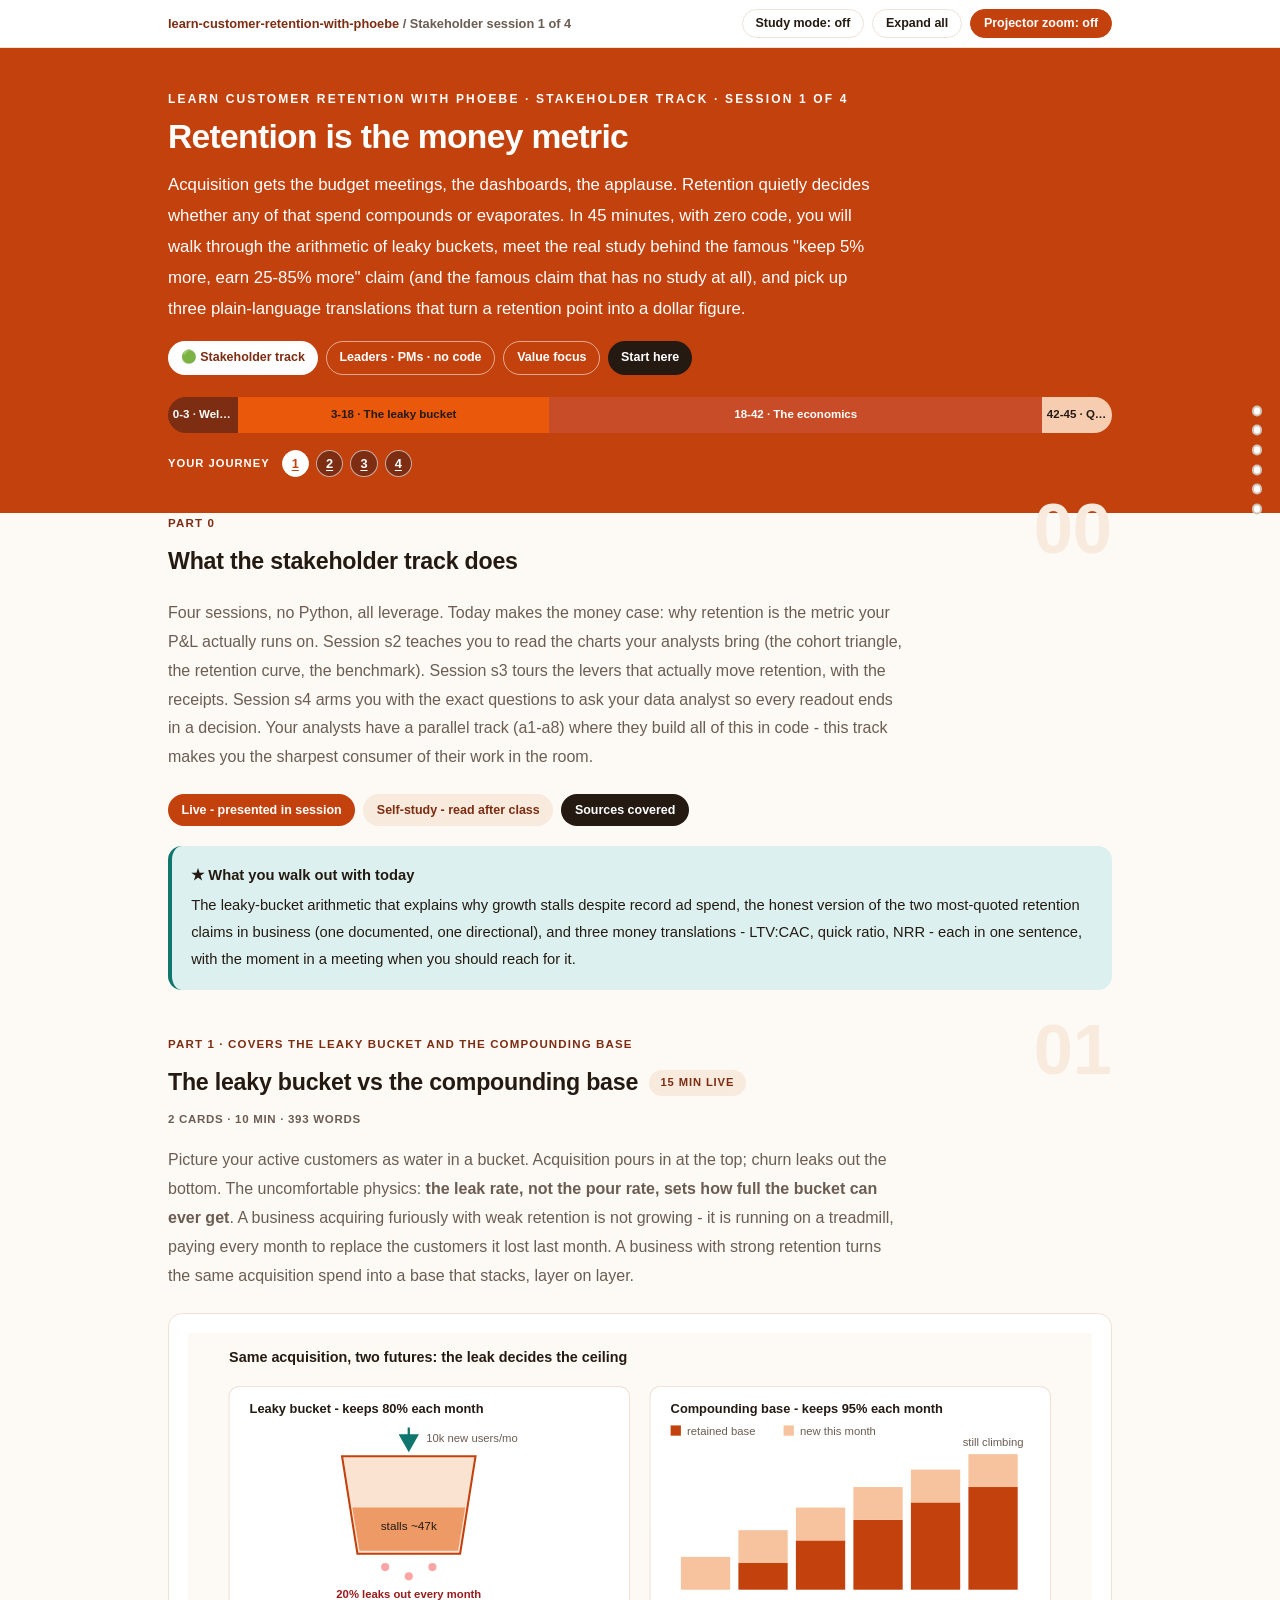
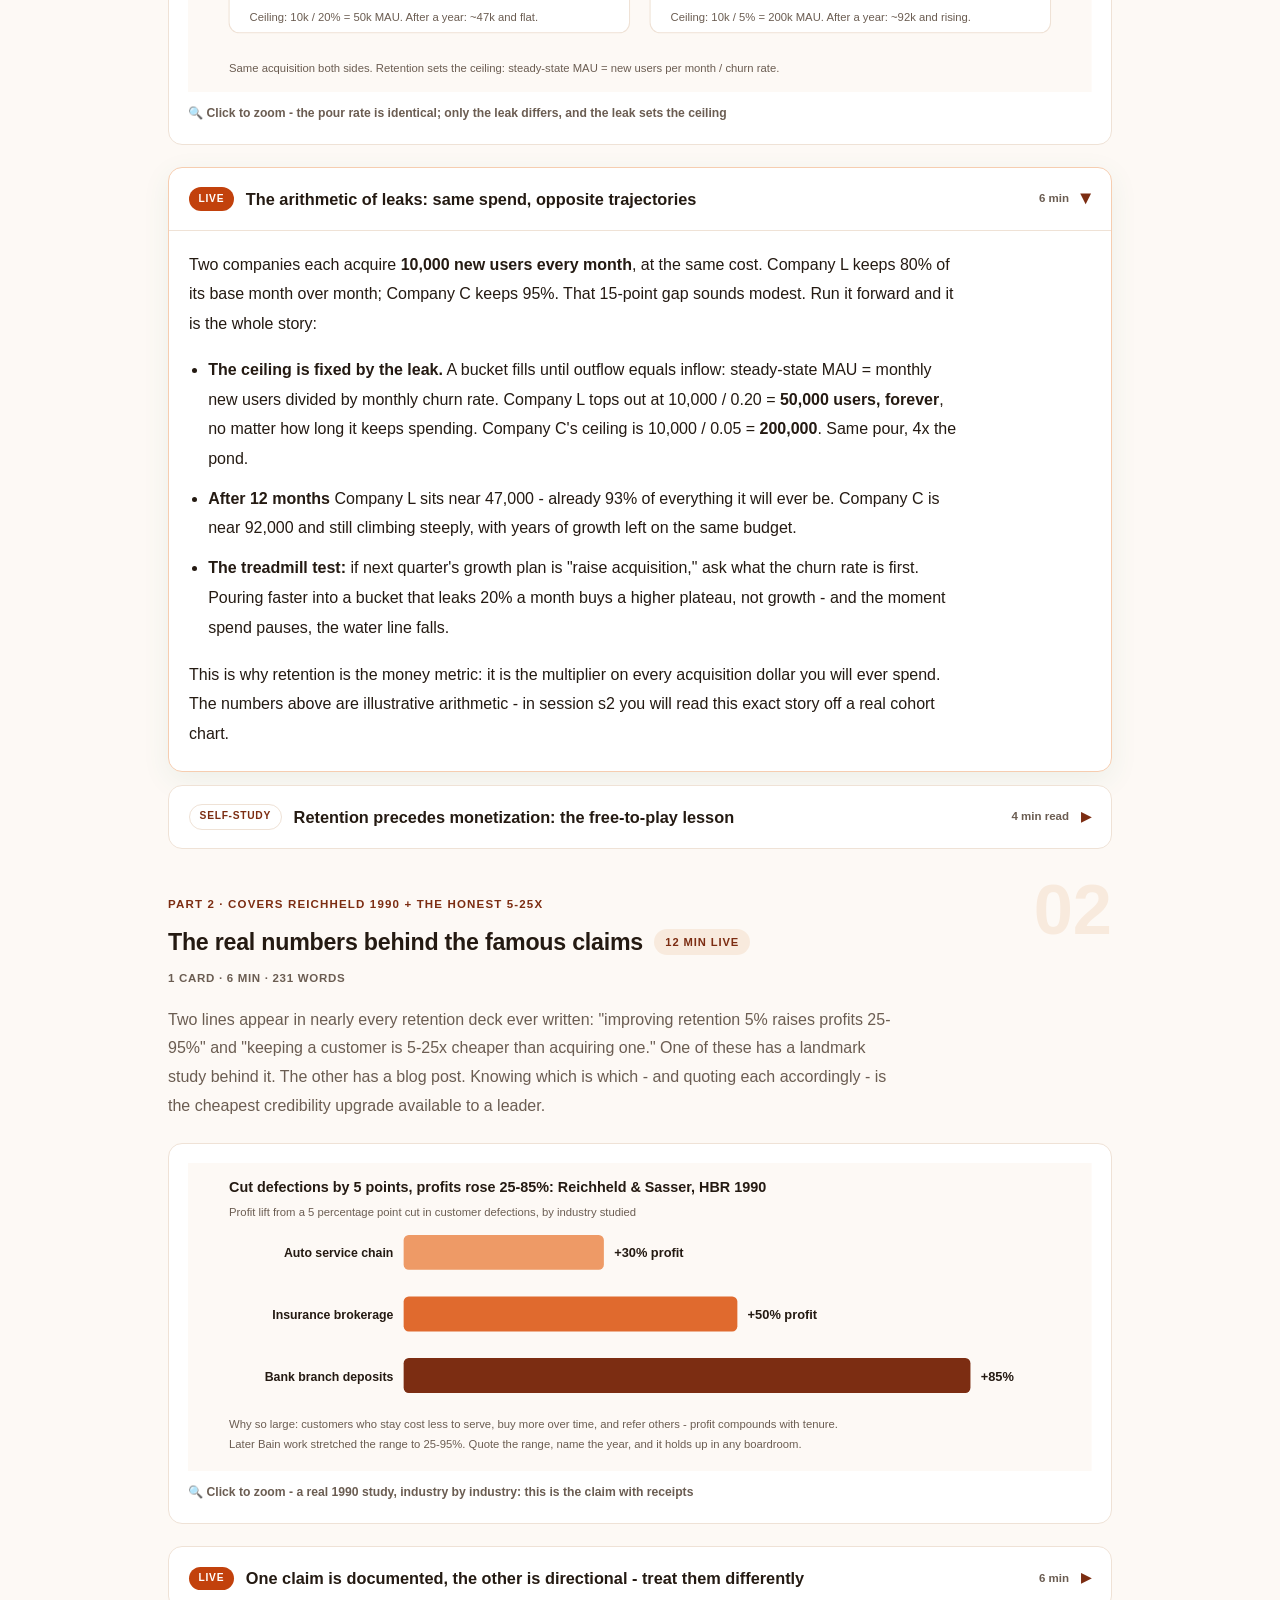
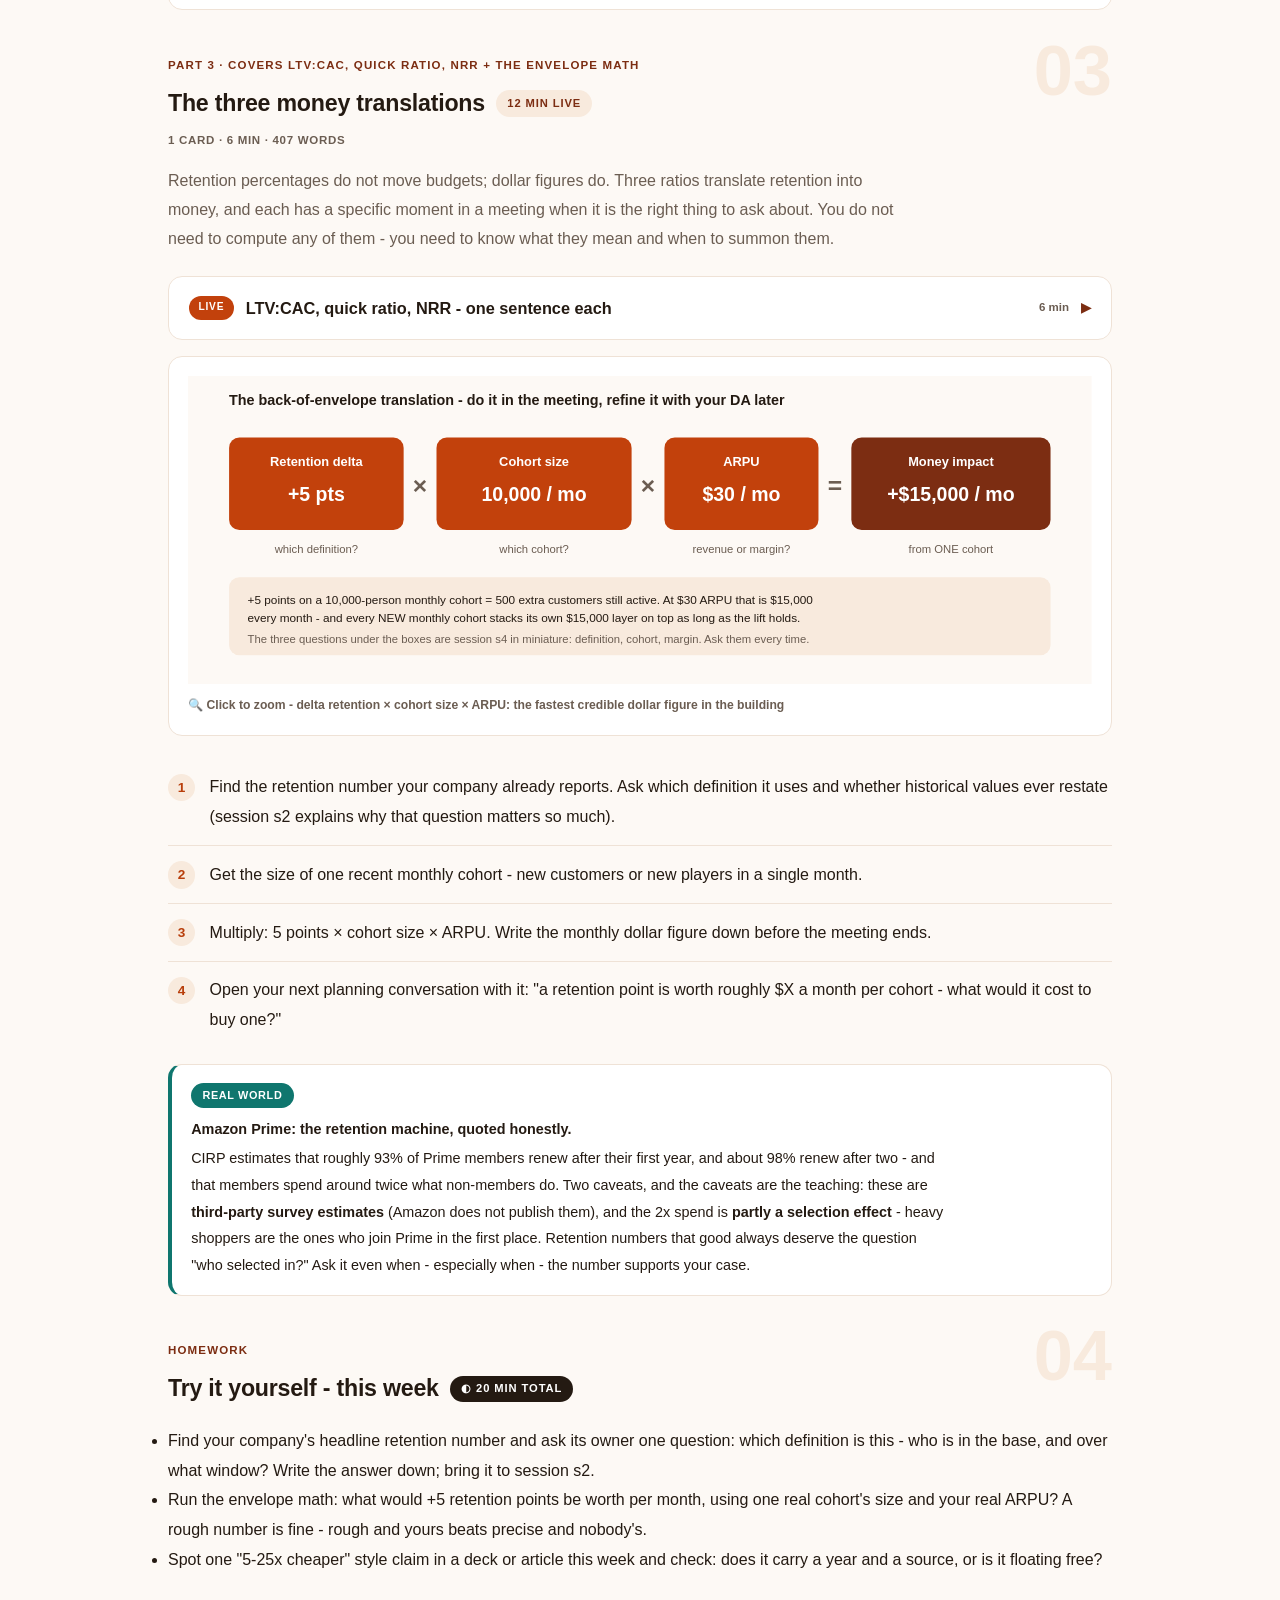
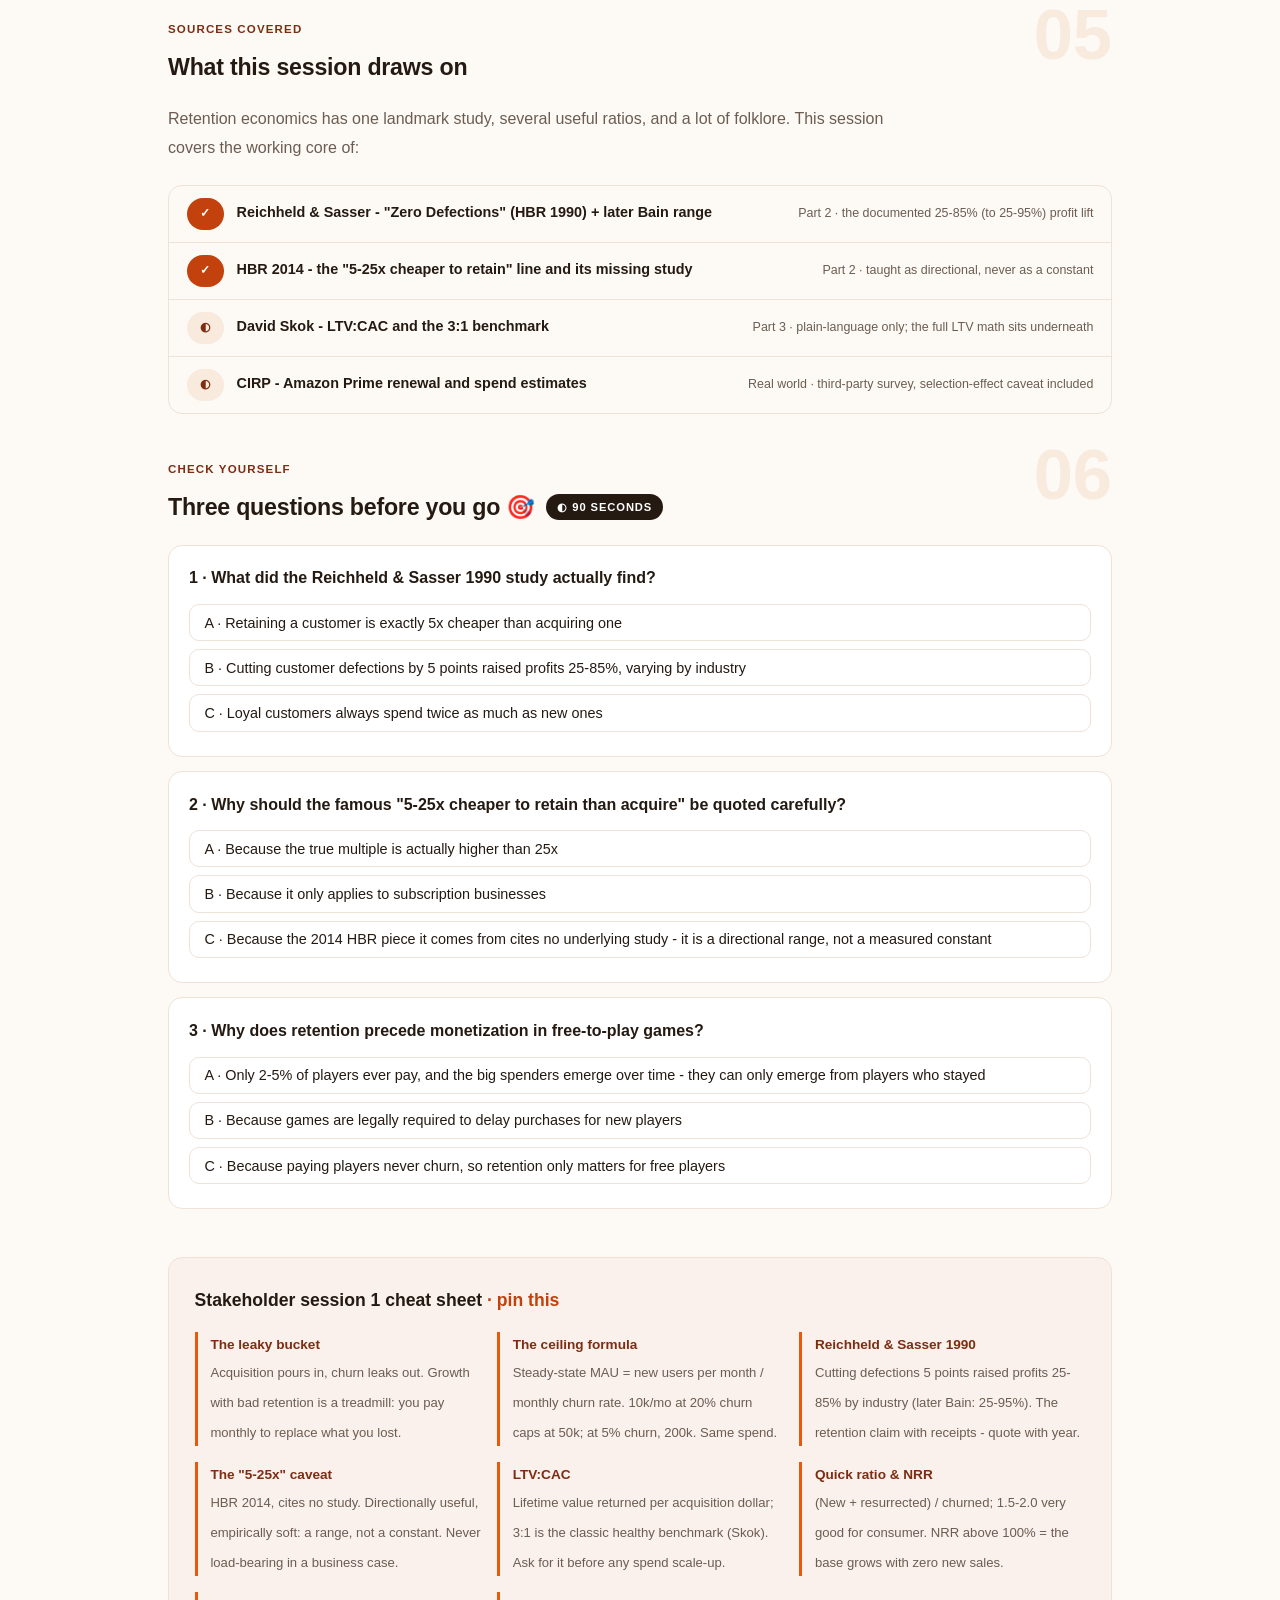
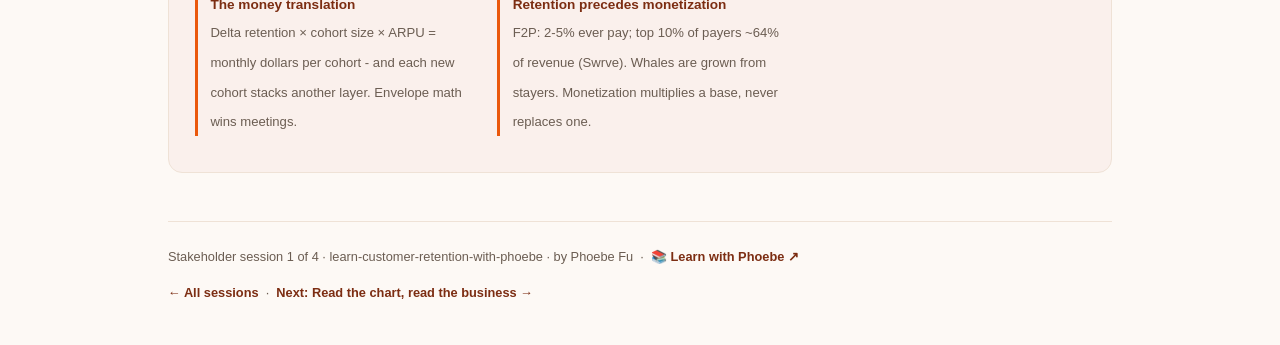
<file: courses/s1-retention-is-the-money-metric.html>
<!DOCTYPE html>
<html lang="en">
<head>
<meta charset="UTF-8">
<meta name="viewport" content="width=device-width, initial-scale=1.0">
<!-- social:start -->
<meta name="description" content="Stakeholder session 1 of 4. Why retention is the money metric: the leaky bucket arithmetic, the real numbers behind the famous claims (Reichheld 1990, the honest version of the 5-25x line), and three plain-language money translations - LTV:CAC, quick ratio, NRR. No code, all business.">
<meta property="og:type" content="article">
<meta property="og:site_name" content="Learn with Phoebe">
<meta property="og:title" content="Retention is the money metric - learn customer retention with phoebe">
<meta property="og:description" content="Stakeholder session 1 of 4. The leaky bucket arithmetic, the documented Reichheld 1990 numbers vs the folklore 5-25x line, and three money translations every leader should know. No code.">
<meta property="og:url" content="https://phoebefu6.github.io/learn-customer-retention-with-phoebe/courses/s1-retention-is-the-money-metric.html">
<meta property="og:image" content="https://phoebefu6.github.io/learn-customer-retention-with-phoebe/assets/og-cover.png">
<meta property="og:image:width" content="1200">
<meta property="og:image:height" content="630">
<meta name="twitter:card" content="summary_large_image">
<meta name="twitter:title" content="Retention is the money metric - learn customer retention with phoebe">
<meta name="twitter:description" content="The leaky bucket arithmetic, the documented Reichheld 1990 numbers vs the folklore 5-25x line, and three money translations every leader should know. No code.">
<meta name="twitter:image" content="https://phoebefu6.github.io/learn-customer-retention-with-phoebe/assets/og-cover.png">
<!-- social:end -->
<title>Stakeholder session 1 · Retention is the money metric - learn customer retention with phoebe</title>
<link rel="stylesheet" href="../assets/style.css?v=22">
</head>
<body>

<div class="toolbar">
  <div class="wrap">
    <span class="crumb"><a href="../index.html">learn-customer-retention-with-phoebe</a> / Stakeholder session 1 of 4</span>
    <button class="btn" id="toggle-all" type="button">Expand all</button>
    <button class="btn primary" id="zoom-toggle" type="button">Projector zoom: off</button>
  </div>
</div>

<header class="masthead">
  <div class="wrap">
    <div class="eyebrow">Learn Customer Retention with Phoebe · Stakeholder track · Session 1 of 4</div>
    <h1>Retention is the <span class="accent">money</span> metric</h1>
    <p class="sub">Acquisition gets the budget meetings, the dashboards, the applause. Retention quietly decides whether any of that spend compounds or evaporates. In 45 minutes, with zero code, you will walk through the arithmetic of leaky buckets, meet the real study behind the famous "keep 5% more, earn 25-85% more" claim (and the famous claim that has no study at all), and pick up three plain-language translations that turn a retention point into a dollar figure.</p>
    <div class="chip-row">
      <span class="chip level">🟢 Stakeholder track</span>
      <span class="chip audience">Leaders · PMs · no code</span>
      <span class="chip audience">Value focus</span>
      <span class="chip time">Start here</span>
    </div>
    <div class="agenda">
      <span class="a1" style="flex:1">0-3 · Welcome</span>
      <span class="a2" style="flex:5">3-18 · The leaky bucket</span>
      <span class="a3" style="flex:8">18-42 · The economics</span>
      <span class="a4" style="flex:1">42-45 · Q&amp;A</span>
    </div>
  </div>
</header>

<main class="wrap">

  <!-- ============ INTRO ============ -->
  <section class="section" id="intro">
    <div class="section-kicker">
      <span class="klabel">Part 0</span>
      <h2>What the stakeholder track does</h2>
    </div>
    <p class="lede">Four sessions, no Python, all leverage. Today makes the money case: why retention is the metric your P&amp;L actually runs on. Session s2 teaches you to read the charts your analysts bring (the cohort triangle, the retention curve, the benchmark). Session s3 tours the levers that actually move retention, with the receipts. Session s4 arms you with the exact questions to ask your data analyst so every readout ends in a decision. Your analysts have a parallel track (a1-a8) where they build all of this in code - this track makes you the sharpest consumer of their work in the room.</p>
    <div class="legend">
      <span class="pill solid">Live - presented in session</span>
      <span class="pill light">Self-study - read after class</span>
      <span class="pill inkpill">Sources covered</span>
    </div>
    <div class="callout win">
      <strong>★ What you walk out with today</strong>
      The leaky-bucket arithmetic that explains why growth stalls despite record ad spend, the honest version of the two most-quoted retention claims in business (one documented, one directional), and three money translations - LTV:CAC, quick ratio, NRR - each in one sentence, with the moment in a meeting when you should reach for it.
    </div>
  </section>

  <!-- ============ PART 1: THE LEAKY BUCKET ============ -->
  <section class="section" id="leaky-bucket">
    <div class="section-kicker">
      <span class="klabel">Part 1 · covers the leaky bucket and the compounding base</span>
      <h2>The leaky bucket vs the compounding base <span class="tag concept">15 min live</span></h2>
    </div>
    <p class="lede">Picture your active customers as water in a bucket. Acquisition pours in at the top; churn leaks out the bottom. The uncomfortable physics: <strong>the leak rate, not the pour rate, sets how full the bucket can ever get</strong>. A business acquiring furiously with weak retention is not growing - it is running on a treadmill, paying every month to replace the customers it lost last month. A business with strong retention turns the same acquisition spend into a base that stacks, layer on layer.</p>

    <figure class="zoomable">
      <svg viewBox="0 0 880 350" xmlns="http://www.w3.org/2000/svg" role="img" aria-label="Two panels comparing the same acquisition rate under different retention. Left: a leaky bucket keeping 80 percent of users each month stalls near 47 thousand monthly active users against a ceiling of 50 thousand. Right: a compounding base keeping 95 percent each month reaches about 92 thousand after a year and is still climbing toward a ceiling of 200 thousand.">
        <style>
          .s1lbT { font: 700 14px Inter, sans-serif; fill: #241A12; }
          .s1lbH { font: 700 12.5px Inter, sans-serif; fill: #241A12; }
          .s1lbB { font: 400 11.5px Inter, sans-serif; fill: #241A12; }
          .s1lbN { font: 400 11px Inter, sans-serif; fill: #6B5D52; }
          .s1lbR { font: 700 11px Inter, sans-serif; fill: #991B1B; }
          .s1lbA { stroke: #0F766E; stroke-width: 2.2; fill: none; marker-end: url(#s1lbArr); }
        </style>
        <defs>
          <marker id="s1lbArr" markerWidth="9" markerHeight="9" refX="7" refY="4.5" orient="auto">
            <path d="M0,0 L8,4.5 L0,9 z" fill="#0F766E"/>
          </marker>
        </defs>
        <rect x="0" y="0" width="880" height="350" fill="#FDF9F5"/>
        <text class="s1lbT" x="40" y="28">Same acquisition, two futures: the leak decides the ceiling</text>

        <rect x="40" y="52" width="390" height="240" rx="10" fill="#FFFFFF" stroke="#EFE2D6"/>
        <text class="s1lbH" x="60" y="78">Leaky bucket - keeps 80% each month</text>
        <path class="s1lbA" d="M215,92 L215,114"/>
        <text class="s1lbN" x="232" y="106">10k new users/mo</text>
        <path d="M150,120 L280,120 L265,215 L165,215 Z" fill="#FBE3D2" stroke="#C2410C" stroke-width="2"/>
        <path d="M160,170 L270,170 L263,212 L167,212 Z" fill="#EE9A66"/>
        <text class="s1lbB" x="215" y="192" text-anchor="middle">stalls ~47k</text>
        <circle cx="192" cy="228" r="4" fill="#FCA5A5"/>
        <circle cx="215" cy="237" r="4" fill="#FCA5A5"/>
        <circle cx="238" cy="228" r="4" fill="#FCA5A5"/>
        <text class="s1lbR" x="215" y="258" text-anchor="middle">20% leaks out every month</text>
        <text class="s1lbN" x="60" y="280">Ceiling: 10k / 20% = 50k MAU. After a year: ~47k and flat.</text>

        <rect x="450" y="52" width="390" height="240" rx="10" fill="#FFFFFF" stroke="#EFE2D6"/>
        <text class="s1lbH" x="470" y="78">Compounding base - keeps 95% each month</text>
        <rect x="470" y="90" width="10" height="10" fill="#C2410C"/>
        <text class="s1lbN" x="486" y="99">retained base</text>
        <rect x="580" y="90" width="10" height="10" fill="#F6C39E"/>
        <text class="s1lbN" x="596" y="99">new this month</text>
        <rect x="480" y="218" width="48" height="32" fill="#F6C39E"/>
        <rect x="536" y="224" width="48" height="26" fill="#C2410C"/>
        <rect x="536" y="192" width="48" height="32" fill="#F6C39E"/>
        <rect x="592" y="202" width="48" height="48" fill="#C2410C"/>
        <rect x="592" y="170" width="48" height="32" fill="#F6C39E"/>
        <rect x="648" y="182" width="48" height="68" fill="#C2410C"/>
        <rect x="648" y="150" width="48" height="32" fill="#F6C39E"/>
        <rect x="704" y="165" width="48" height="85" fill="#C2410C"/>
        <rect x="704" y="133" width="48" height="32" fill="#F6C39E"/>
        <rect x="760" y="150" width="48" height="100" fill="#C2410C"/>
        <rect x="760" y="118" width="48" height="32" fill="#F6C39E"/>
        <text class="s1lbN" x="784" y="110" text-anchor="middle" fill="#0F766E">still climbing</text>
        <text class="s1lbN" x="470" y="280">Ceiling: 10k / 5% = 200k MAU. After a year: ~92k and rising.</text>

        <text class="s1lbN" x="40" y="330">Same acquisition both sides. Retention sets the ceiling: steady-state MAU = new users per month / churn rate.</text>
      </svg>
      <figcaption>🔍 Click to zoom - the pour rate is identical; only the leak differs, and the leak sets the ceiling</figcaption>
    </figure>

    <details class="card" open>
      <summary><span class="mode live">Live</span>The arithmetic of leaks: same spend, opposite trajectories<span class="mini">6 min</span><span class="caret">▶</span></summary>
      <div class="body">
        <p>Two companies each acquire <strong>10,000 new users every month</strong>, at the same cost. Company L keeps 80% of its base month over month; Company C keeps 95%. That 15-point gap sounds modest. Run it forward and it is the whole story:</p>
        <ul>
          <li><strong>The ceiling is fixed by the leak.</strong> A bucket fills until outflow equals inflow: steady-state MAU = monthly new users divided by monthly churn rate. Company L tops out at 10,000 / 0.20 = <strong>50,000 users, forever</strong>, no matter how long it keeps spending. Company C's ceiling is 10,000 / 0.05 = <strong>200,000</strong>. Same pour, 4x the pond.</li>
          <li><strong>After 12 months</strong> Company L sits near 47,000 - already 93% of everything it will ever be. Company C is near 92,000 and still climbing steeply, with years of growth left on the same budget.</li>
          <li><strong>The treadmill test:</strong> if next quarter's growth plan is "raise acquisition," ask what the churn rate is first. Pouring faster into a bucket that leaks 20% a month buys a higher plateau, not growth - and the moment spend pauses, the water line falls.</li>
        </ul>
        <p>This is why retention is the money metric: it is the multiplier on every acquisition dollar you will ever spend. The numbers above are illustrative arithmetic - in session s2 you will read this exact story off a real cohort chart.</p>
      </div>
    </details>

    <details class="card">
      <summary><span class="mode self">Self-study</span>Retention precedes monetization: the free-to-play lesson<span class="mini">4 min read</span><span class="caret">▶</span></summary>
      <div class="body">
        <p>Mobile games make the sequencing brutally clear, because their revenue is voluntary. In free-to-play, <strong>only 2-5% of players ever pay anything at all</strong>. And the money is astonishingly concentrated: the top 10% of paying players generate roughly <strong>64% of revenue</strong>, and the top 1% about 29% (Swrve's payer analysis).</p>
        <ul>
          <li><strong>Whales are not found, they are grown.</strong> A big spender is almost never big in week one. High-value players emerge over weeks and months of play - which means they can only emerge from the pool of players who stayed. Kill retention and you have mathematically capped monetization before the first offer is shown.</li>
          <li><strong>The ecommerce echo:</strong> the same concentration shows up in shops. Returning customers are typically around 21% of a store's customers but around 44% of its revenue. The repeat buyer is the business.</li>
          <li><strong>The sequencing rule for your roadmap:</strong> monetization work multiplies the retained base; it cannot substitute for one. When a team proposes squeezing more revenue from a shrinking base, the arithmetic of Part 1 already told you how that ends.</li>
        </ul>
      </div>
    </details>
  </section>

  <!-- ============ PART 2: THE FAMOUS CLAIMS ============ -->
  <section class="section" id="famous-claims">
    <div class="section-kicker">
      <span class="klabel">Part 2 · covers Reichheld 1990 + the honest 5-25x</span>
      <h2>The real numbers behind the famous claims <span class="tag concept">12 min live</span></h2>
    </div>
    <p class="lede">Two lines appear in nearly every retention deck ever written: "improving retention 5% raises profits 25-95%" and "keeping a customer is 5-25x cheaper than acquiring one." One of these has a landmark study behind it. The other has a blog post. Knowing which is which - and quoting each accordingly - is the cheapest credibility upgrade available to a leader.</p>

    <figure class="zoomable">
      <svg viewBox="0 0 880 300" xmlns="http://www.w3.org/2000/svg" role="img" aria-label="Horizontal bar chart of the Reichheld and Sasser 1990 findings: the profit lift from cutting customer defections by 5 percentage points was 30 percent for an auto service chain, 50 percent for an insurance brokerage, and 85 percent for bank branch deposits. The study range across industries was 25 to 85 percent.">
        <style>
          .s1rbT { font: 700 14px Inter, sans-serif; fill: #241A12; }
          .s1rbL { font: 600 12px Inter, sans-serif; fill: #241A12; }
          .s1rbV { font: 700 12.5px Inter, sans-serif; fill: #241A12; }
          .s1rbN { font: 400 11px Inter, sans-serif; fill: #6B5D52; }
        </style>
        <rect x="0" y="0" width="880" height="300" fill="#FDF9F5"/>
        <text class="s1rbT" x="40" y="28">Cut defections by 5 points, profits rose 25-85%: Reichheld &amp; Sasser, HBR 1990</text>
        <text class="s1rbN" x="40" y="52">Profit lift from a 5 percentage point cut in customer defections, by industry studied</text>

        <text class="s1rbL" x="200" y="92" text-anchor="end">Auto service chain</text>
        <rect x="210" y="70" width="195" height="34" rx="5" fill="#EE9A66"/>
        <text class="s1rbV" x="415" y="92">+30% profit</text>

        <text class="s1rbL" x="200" y="152" text-anchor="end">Insurance brokerage</text>
        <rect x="210" y="130" width="325" height="34" rx="5" fill="#E06A2E"/>
        <text class="s1rbV" x="545" y="152">+50% profit</text>

        <text class="s1rbL" x="200" y="212" text-anchor="end">Bank branch deposits</text>
        <rect x="210" y="190" width="552" height="34" rx="5" fill="#7C2D12"/>
        <text class="s1rbV" x="772" y="212">+85%</text>

        <text class="s1rbN" x="40" y="258">Why so large: customers who stay cost less to serve, buy more over time, and refer others - profit compounds with tenure.</text>
        <text class="s1rbN" x="40" y="278">Later Bain work stretched the range to 25-95%. Quote the range, name the year, and it holds up in any boardroom.</text>
      </svg>
      <figcaption>🔍 Click to zoom - a real 1990 study, industry by industry: this is the claim with receipts</figcaption>
    </figure>

    <details class="card">
      <summary><span class="mode live">Live</span>One claim is documented, the other is directional - treat them differently<span class="mini">6 min</span><span class="caret">▶</span></summary>
      <div class="body">
        <p><strong>The documented one.</strong> Reichheld &amp; Sasser, Harvard Business Review, 1990 ("Zero Defections"). They measured what happened to per-customer profit as tenure grew, across service industries, and found that cutting customer defections by 5 percentage points raised profits <strong>25-85%</strong> depending on the industry (later Bain &amp; Company work stretched the range to 25-95%). The mechanism is boring and durable: long-tenured customers cost less to serve, spend more, and refer. This claim you can quote with a straight face - with its year attached.</p>
        <p><strong>The soft one.</strong> "It is 5-25x cheaper to retain a customer than to acquire one" traces to a 2014 HBR piece that <strong>cites no underlying study</strong>. A range that wide is a shrug in numeric clothing. The direction is almost certainly right - acquisition has a real, rising price tag and retention work is often cheaper - but it is folklore wearing a lab coat. Teach your teams to use it as a directional prior, never as a measured constant in a business case.</p>
        <div class="callout tip">
          <strong>The one-sentence versions for your next deck</strong>
          Documented: "Reichheld and Sasser, 1990: a 5-point cut in defections raised profits 25-85% across the industries studied." Directional: "Retaining is usually far cheaper than acquiring - the popular 5-25x figure is a directional range, not a measured constant." Saying the second sentence honestly makes people trust your first one more. That is the whole trick of evidence hygiene.
        </div>
      </div>
    </details>
  </section>

  <!-- ============ PART 3: THE MONEY TRANSLATIONS ============ -->
  <section class="section" id="money-translations">
    <div class="section-kicker">
      <span class="klabel">Part 3 · covers LTV:CAC, quick ratio, NRR + the envelope math</span>
      <h2>The three money translations <span class="tag concept">12 min live</span></h2>
    </div>
    <p class="lede">Retention percentages do not move budgets; dollar figures do. Three ratios translate retention into money, and each has a specific moment in a meeting when it is the right thing to ask about. You do not need to compute any of them - you need to know what they mean and when to summon them.</p>

    <details class="card">
      <summary><span class="mode live">Live</span>LTV:CAC, quick ratio, NRR - one sentence each<span class="mini">6 min</span><span class="caret">▶</span></summary>
      <div class="body">
        <ul>
          <li><strong>LTV:CAC</strong> - for every dollar spent acquiring a customer, how many dollars of lifetime value come back; the classic healthy benchmark is <strong>3:1</strong> (David Skok). Retention is the engine of the LTV half: customers who stay longer are worth more, so every retention point raises the ratio without touching ad spend. <em>When to ask:</em> the moment anyone proposes scaling acquisition - "what is LTV:CAC on that channel, and what retention assumption is inside the LTV?"</li>
          <li><strong>Quick ratio</strong> - users gained for every user lost: (new + resurrected) / churned. For consumer products, <strong>1.5-2.0 is very good</strong>. It is the leaky bucket as a single number: below 1 the bucket is draining even if the top line looks busy. <em>When to ask:</em> whenever MAU is flat and nobody can say why - the quick ratio splits "not filling" from "leaking".</li>
          <li><strong>NRR (net revenue retention)</strong> - revenue this period from last period's customers, as a percent of what they paid before. <strong>Above 100%</strong> means the existing base grows by itself: the business would grow with zero new sales. <em>When to ask:</em> any subscription or B2B review - "if we hired no salespeople next year, does revenue rise or fall?"</li>
        </ul>
        <p>Notice what all three have in common: acquisition can flatter each of them for a quarter, but only retention can hold them up for years.</p>

        <figure class="zoomable">
          <svg viewBox="0 0 880 320" xmlns="http://www.w3.org/2000/svg" role="img" aria-label="Three panels, one per money translation. LTV to CAC: lifetime value returned per acquisition dollar, healthy bar three to one, ask before any spend scale-up what retention assumption sits inside the LTV. Quick ratio: new plus resurrected divided by churned, 1.5 to 2.0 very good for consumer, ask when MAU is flat whether the bucket is not filling or leaking. NRR: revenue from last period's customers versus what they paid, above 100 percent the base grows by itself, ask in any subscription review whether revenue rises or falls with zero new sales.">
            <style>
              .s1mtT { font: 700 14px Inter, sans-serif; fill: #241A12; }
              .s1mtH { font: 700 12.5px Inter, sans-serif; fill: #FFFFFF; }
              .s1mtF { font: 700 12px Inter, sans-serif; fill: #241A12; }
              .s1mtK { font: 600 11.5px Inter, sans-serif; fill: #0F766E; }
              .s1mtN { font: 400 11px Inter, sans-serif; fill: #6B5D52; }
            </style>
            <rect x="0" y="0" width="880" height="320" fill="#FDF9F5"/>
            <text class="s1mtT" x="40" y="28">Three money translations - the ratio, the healthy bar, and the moment to reach for it</text>

            <rect x="40" y="48" width="250" height="224" rx="10" fill="#FFFFFF" stroke="#EFE2D6"/>
            <rect x="52" y="60" width="226" height="30" rx="6" fill="#7C2D12"/>
            <text class="s1mtH" x="165" y="80" text-anchor="middle">LTV : CAC</text>
            <text class="s1mtF" x="56" y="114">lifetime value returned</text>
            <text class="s1mtF" x="56" y="130">per acquisition dollar</text>
            <text class="s1mtK" x="56" y="158">healthy bar: 3 : 1 (Skok)</text>
            <text class="s1mtN" x="56" y="196">ask before any spend scale-up:</text>
            <text class="s1mtN" x="56" y="212">what retention assumption</text>
            <text class="s1mtN" x="56" y="228">sits inside that LTV?</text>

            <rect x="330" y="48" width="250" height="224" rx="10" fill="#FFFFFF" stroke="#EFE2D6"/>
            <rect x="342" y="60" width="226" height="30" rx="6" fill="#C2410C"/>
            <text class="s1mtH" x="455" y="80" text-anchor="middle">Quick ratio</text>
            <text class="s1mtF" x="346" y="114">(new + resurrected)</text>
            <text class="s1mtF" x="346" y="130">÷ churned</text>
            <text class="s1mtK" x="346" y="158">very good: 1.5-2.0 consumer</text>
            <text class="s1mtN" x="346" y="196">ask when MAU is flat and</text>
            <text class="s1mtN" x="346" y="212">nobody can say why: not</text>
            <text class="s1mtN" x="346" y="228">filling, or leaking?</text>

            <rect x="620" y="48" width="250" height="224" rx="10" fill="#FFFFFF" stroke="#EFE2D6"/>
            <rect x="632" y="60" width="226" height="30" rx="6" fill="#E06A2E"/>
            <text class="s1mtH" x="745" y="80" text-anchor="middle">NRR</text>
            <text class="s1mtF" x="636" y="114">revenue from last period's</text>
            <text class="s1mtF" x="636" y="130">customers, vs what they paid</text>
            <text class="s1mtK" x="636" y="158">above 100% = grows by itself</text>
            <text class="s1mtN" x="636" y="196">ask in any subscription review:</text>
            <text class="s1mtN" x="636" y="212">with zero new sales, does</text>
            <text class="s1mtN" x="636" y="228">revenue rise or fall?</text>

            <text class="s1mtN" x="40" y="302">Acquisition can flatter each ratio for a quarter; only retention can hold it up for years.</text>
          </svg>
          <figcaption>🔍 Click to zoom - LTV:CAC, quick ratio, NRR: the ratio, its healthy bar, and the meeting moment it belongs to</figcaption>
        </figure>
      </div>
    </details>

    <figure class="zoomable">
      <svg viewBox="0 0 880 300" xmlns="http://www.w3.org/2000/svg" role="img" aria-label="An annotated equation showing the back-of-envelope money translation: a retention delta of plus 5 points, times a cohort size of 10,000 joiners per month, times ARPU of 30 dollars per month, equals 15,000 dollars per month from one cohort, with a question to ask under each term.">
        <style>
          .s1eqH { font: 700 12.5px Inter, sans-serif; fill: #FFFFFF; }
          .s1eqV { font: 700 19px Inter, sans-serif; fill: #FFFFFF; }
          .s1eqO { font: 700 24px Inter, sans-serif; fill: #6B5D52; }
          .s1eqN { font: 400 11px Inter, sans-serif; fill: #6B5D52; }
          .s1eqB { font: 400 11.5px Inter, sans-serif; fill: #241A12; }
          .s1eqT { font: 700 14px Inter, sans-serif; fill: #241A12; }
        </style>
        <rect x="0" y="0" width="880" height="300" fill="#FDF9F5"/>
        <text class="s1eqT" x="40" y="28">The back-of-envelope translation - do it in the meeting, refine it with your DA later</text>

        <rect x="40" y="60" width="170" height="90" rx="10" fill="#C2410C"/>
        <text class="s1eqH" x="125" y="88" text-anchor="middle">Retention delta</text>
        <text class="s1eqV" x="125" y="122" text-anchor="middle">+5 pts</text>
        <text class="s1eqN" x="125" y="172" text-anchor="middle">which definition?</text>
        <text class="s1eqO" x="226" y="115" text-anchor="middle">×</text>

        <rect x="242" y="60" width="190" height="90" rx="10" fill="#C2410C"/>
        <text class="s1eqH" x="337" y="88" text-anchor="middle">Cohort size</text>
        <text class="s1eqV" x="337" y="122" text-anchor="middle">10,000 / mo</text>
        <text class="s1eqN" x="337" y="172" text-anchor="middle">which cohort?</text>
        <text class="s1eqO" x="448" y="115" text-anchor="middle">×</text>

        <rect x="464" y="60" width="150" height="90" rx="10" fill="#C2410C"/>
        <text class="s1eqH" x="539" y="88" text-anchor="middle">ARPU</text>
        <text class="s1eqV" x="539" y="122" text-anchor="middle">$30 / mo</text>
        <text class="s1eqN" x="539" y="172" text-anchor="middle">revenue or margin?</text>
        <text class="s1eqO" x="630" y="115" text-anchor="middle">=</text>

        <rect x="646" y="60" width="194" height="90" rx="10" fill="#7C2D12"/>
        <text class="s1eqH" x="743" y="88" text-anchor="middle">Money impact</text>
        <text class="s1eqV" x="743" y="122" text-anchor="middle">+$15,000 / mo</text>
        <text class="s1eqN" x="743" y="172" text-anchor="middle">from ONE cohort</text>

        <rect x="40" y="196" width="800" height="76" rx="10" fill="#F8EADD"/>
        <text class="s1eqB" x="58" y="222">+5 points on a 10,000-person monthly cohort = 500 extra customers still active. At $30 ARPU that is $15,000</text>
        <text class="s1eqB" x="58" y="240">every month - and every NEW monthly cohort stacks its own $15,000 layer on top as long as the lift holds.</text>
        <text class="s1eqN" x="58" y="260">The three questions under the boxes are session s4 in miniature: definition, cohort, margin. Ask them every time.</text>
      </svg>
      <figcaption>🔍 Click to zoom - delta retention × cohort size × ARPU: the fastest credible dollar figure in the building</figcaption>
    </figure>

    <div class="steps">
      <div class="step"><p>Find the retention number your company already reports. Ask which definition it uses and whether historical values ever restate (session s2 explains why that question matters so much).</p></div>
      <div class="step"><p>Get the size of one recent monthly cohort - new customers or new players in a single month.</p></div>
      <div class="step"><p>Multiply: 5 points × cohort size × ARPU. Write the monthly dollar figure down before the meeting ends.</p></div>
      <div class="step"><p>Open your next planning conversation with it: "a retention point is worth roughly $X a month per cohort - what would it cost to buy one?"</p></div>
    </div>

    <div class="callout example">
      <span class="ex-pill">Real world</span>
      <p><strong>Amazon Prime: the retention machine, quoted honestly.</strong> CIRP estimates that roughly 93% of Prime members renew after their first year, and about 98% renew after two - and that members spend around twice what non-members do. Two caveats, and the caveats are the teaching: these are <strong>third-party survey estimates</strong> (Amazon does not publish them), and the 2x spend is <strong>partly a selection effect</strong> - heavy shoppers are the ones who join Prime in the first place. Retention numbers that good always deserve the question "who selected in?" Ask it even when - especially when - the number supports your case.</p>
    </div>
  </section>

  <!-- ============ HOMEWORK ============ -->
  <section class="section" id="exercise">
    <div class="section-kicker">
      <span class="klabel">Homework</span>
      <h2>Try it yourself - this week <span class="tag exercise">◐ 20 min total</span></h2>
    </div>
    <ul>
      <li>Find your company's headline retention number and ask its owner one question: which definition is this - who is in the base, and over what window? Write the answer down; bring it to session s2.</li>
      <li>Run the envelope math: what would +5 retention points be worth per month, using one real cohort's size and your real ARPU? A rough number is fine - rough and yours beats precise and nobody's.</li>
      <li>Spot one "5-25x cheaper" style claim in a deck or article this week and check: does it carry a year and a source, or is it floating free?</li>
    </ul>
  </section>

  <!-- ============ SOURCES ============ -->
  <section class="section" id="official">
    <div class="section-kicker">
      <span class="klabel">Sources covered</span>
      <h2>What this session draws on</h2>
    </div>
    <p class="lede">Retention economics has one landmark study, several useful ratios, and a lot of folklore. This session covers the working core of:</p>
    <div class="covered">
      <div class="covered-row"><span class="status pill solid">✓</span><span class="name">Reichheld &amp; Sasser - "Zero Defections" (HBR 1990) + later Bain range</span><span class="note">Part 2 · the documented 25-85% (to 25-95%) profit lift</span></div>
      <div class="covered-row"><span class="status pill solid">✓</span><span class="name">HBR 2014 - the "5-25x cheaper to retain" line and its missing study</span><span class="note">Part 2 · taught as directional, never as a constant</span></div>
      <div class="covered-row"><span class="status pill light">◐</span><span class="name">David Skok - LTV:CAC and the 3:1 benchmark</span><span class="note">Part 3 · plain-language only; the full LTV math sits underneath</span></div>
      <div class="covered-row"><span class="status pill light">◐</span><span class="name">CIRP - Amazon Prime renewal and spend estimates</span><span class="note">Real world · third-party survey, selection-effect caveat included</span></div>
    </div>
  </section>

  <!-- ============ QUIZ ============ -->
  <section class="section" id="quiz">
    <div class="section-kicker">
      <span class="klabel">Check yourself</span>
      <h2>Three questions before you go 🎯 <span class="tag exercise">◐ 90 seconds</span></h2>
    </div>
    <div class="quiz-q" data-answer="1">
      <p class="qtext">1 · What did the Reichheld &amp; Sasser 1990 study actually find?</p>
      <button class="qopt" type="button">A · Retaining a customer is exactly 5x cheaper than acquiring one</button>
      <button class="qopt" type="button">B · Cutting customer defections by 5 points raised profits 25-85%, varying by industry</button>
      <button class="qopt" type="button">C · Loyal customers always spend twice as much as new ones</button>
      <p class="qwhy">The 1990 HBR study measured profit against customer tenure across service industries: a 5-point cut in defections lifted profits 25-85% (bank deposits at the top, auto service near the bottom; later Bain work stretched to 25-95%). The "5x cheaper" line is a different, unsourced claim - and "always 2x spend" is the Prime estimate, which is partly selection effect.</p>
    </div>
    <div class="quiz-q" data-answer="2">
      <p class="qtext">2 · Why should the famous "5-25x cheaper to retain than acquire" be quoted carefully?</p>
      <button class="qopt" type="button">A · Because the true multiple is actually higher than 25x</button>
      <button class="qopt" type="button">B · Because it only applies to subscription businesses</button>
      <button class="qopt" type="button">C · Because the 2014 HBR piece it comes from cites no underlying study - it is a directional range, not a measured constant</button>
      <p class="qwhy">The direction (retention is usually cheaper) is almost certainly right, but the number has no study behind it and a range that wide is a shrug. Quote it as a directional prior; build business cases on your own cohort math instead - delta retention × cohort size × ARPU.</p>
    </div>
    <div class="quiz-q" data-answer="0">
      <p class="qtext">3 · Why does retention precede monetization in free-to-play games?</p>
      <button class="qopt" type="button">A · Only 2-5% of players ever pay, and the big spenders emerge over time - they can only emerge from players who stayed</button>
      <button class="qopt" type="button">B · Because games are legally required to delay purchases for new players</button>
      <button class="qopt" type="button">C · Because paying players never churn, so retention only matters for free players</button>
      <p class="qwhy">F2P revenue is voluntary and concentrated: 2-5% pay at all, and the top 10% of payers drive ~64% of revenue (Swrve). High-value players are grown over weeks of play, not found on day one - so a leaky base mathematically caps monetization before any offer is shown.</p>
    </div>
    <p class="quiz-score"></p>
  </section>

  <!-- ============ CHEAT SHEET ============ -->
  <section class="cheat" id="cheatsheet">
    <h3>Stakeholder session 1 cheat sheet <span>· pin this</span></h3>
    <div class="grid-2">
      <div class="cheat-item"><b>The leaky bucket</b><span>Acquisition pours in, churn leaks out. Growth with bad retention is a treadmill: you pay monthly to replace what you lost.</span></div>
      <div class="cheat-item"><b>The ceiling formula</b><span>Steady-state MAU = new users per month / monthly churn rate. 10k/mo at 20% churn caps at 50k; at 5% churn, 200k. Same spend.</span></div>
      <div class="cheat-item"><b>Reichheld &amp; Sasser 1990</b><span>Cutting defections 5 points raised profits 25-85% by industry (later Bain: 25-95%). The retention claim with receipts - quote with year.</span></div>
      <div class="cheat-item"><b>The "5-25x" caveat</b><span>HBR 2014, cites no study. Directionally useful, empirically soft: a range, not a constant. Never load-bearing in a business case.</span></div>
      <div class="cheat-item"><b>LTV:CAC</b><span>Lifetime value returned per acquisition dollar; 3:1 is the classic healthy benchmark (Skok). Ask for it before any spend scale-up.</span></div>
      <div class="cheat-item"><b>Quick ratio &amp; NRR</b><span>(New + resurrected) / churned; 1.5-2.0 very good for consumer. NRR above 100% = the base grows with zero new sales.</span></div>
      <div class="cheat-item"><b>The money translation</b><span>Delta retention × cohort size × ARPU = monthly dollars per cohort - and each new cohort stacks another layer. Envelope math wins meetings.</span></div>
      <div class="cheat-item"><b>Retention precedes monetization</b><span>F2P: 2-5% ever pay; top 10% of payers ~64% of revenue (Swrve). Whales are grown from stayers. Monetization multiplies a base, never replaces one.</span></div>
    </div>
  </section>

  <footer class="pagefoot">
    <span>Stakeholder session 1 of 4 · learn-customer-retention-with-phoebe · by Phoebe Fu &nbsp;·&nbsp; 📚 <a href="https://phoebefu6.github.io/learn-with-phoebe/">Learn with Phoebe ↗</a></span>
    <span><a href="../index.html">← All sessions</a> &nbsp;·&nbsp; <a href="s2-read-the-chart-read-the-business.html">Next: Read the chart, read the business →</a></span>
  </footer>

</main>

<script src="../assets/app.js?v=21"></script>
</body>
</html>
</file>
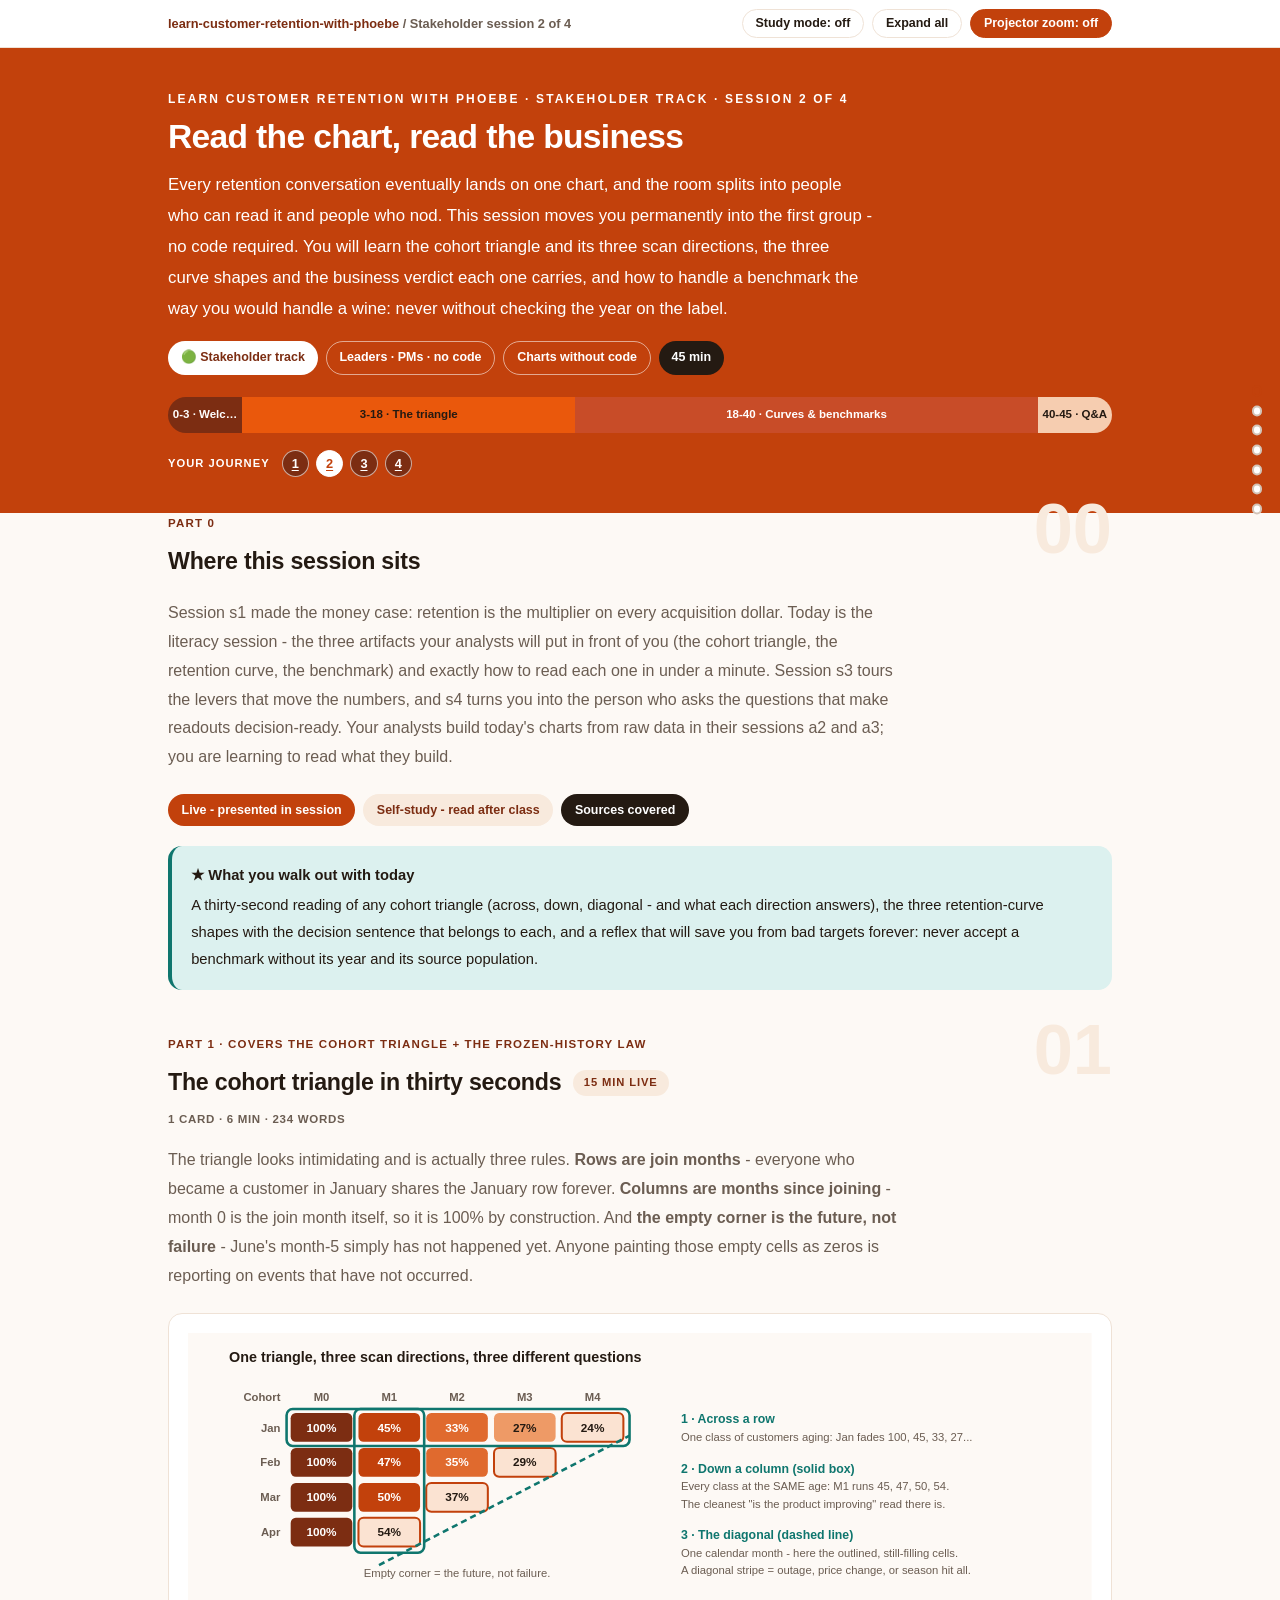
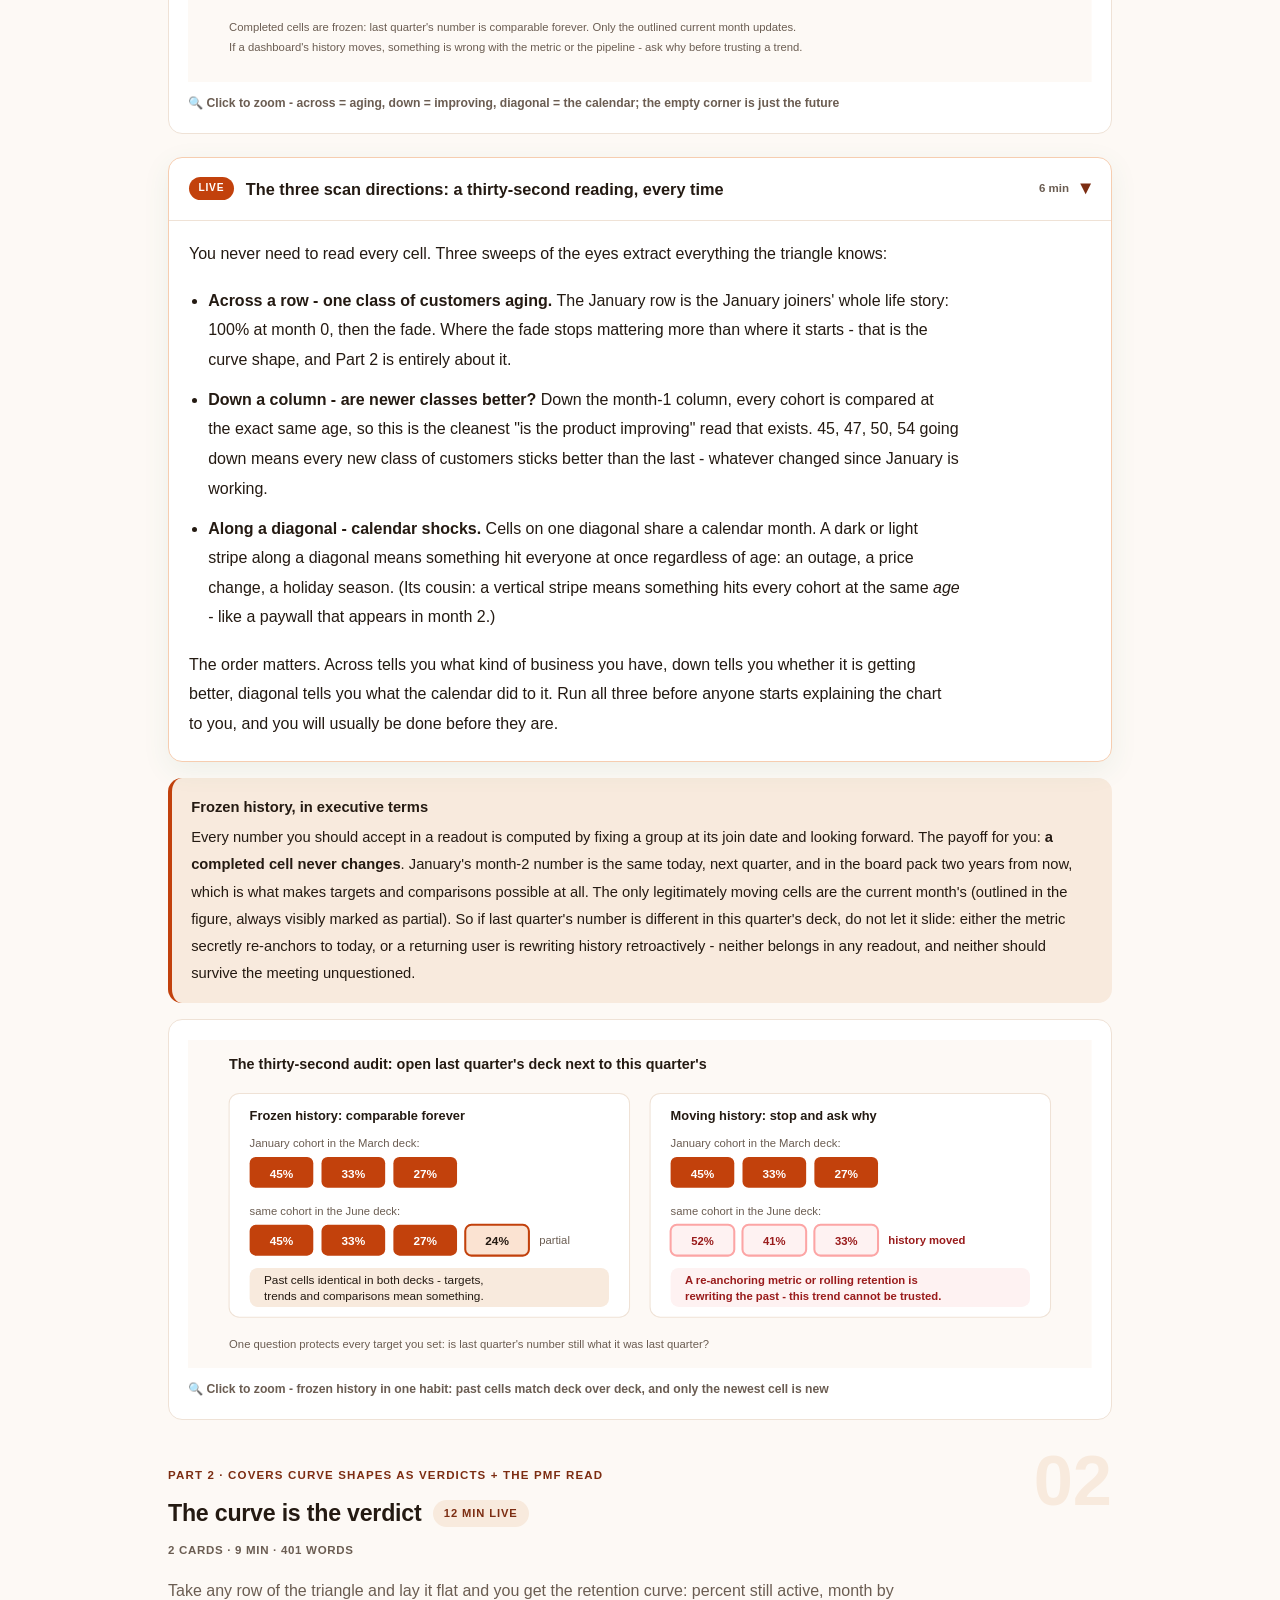
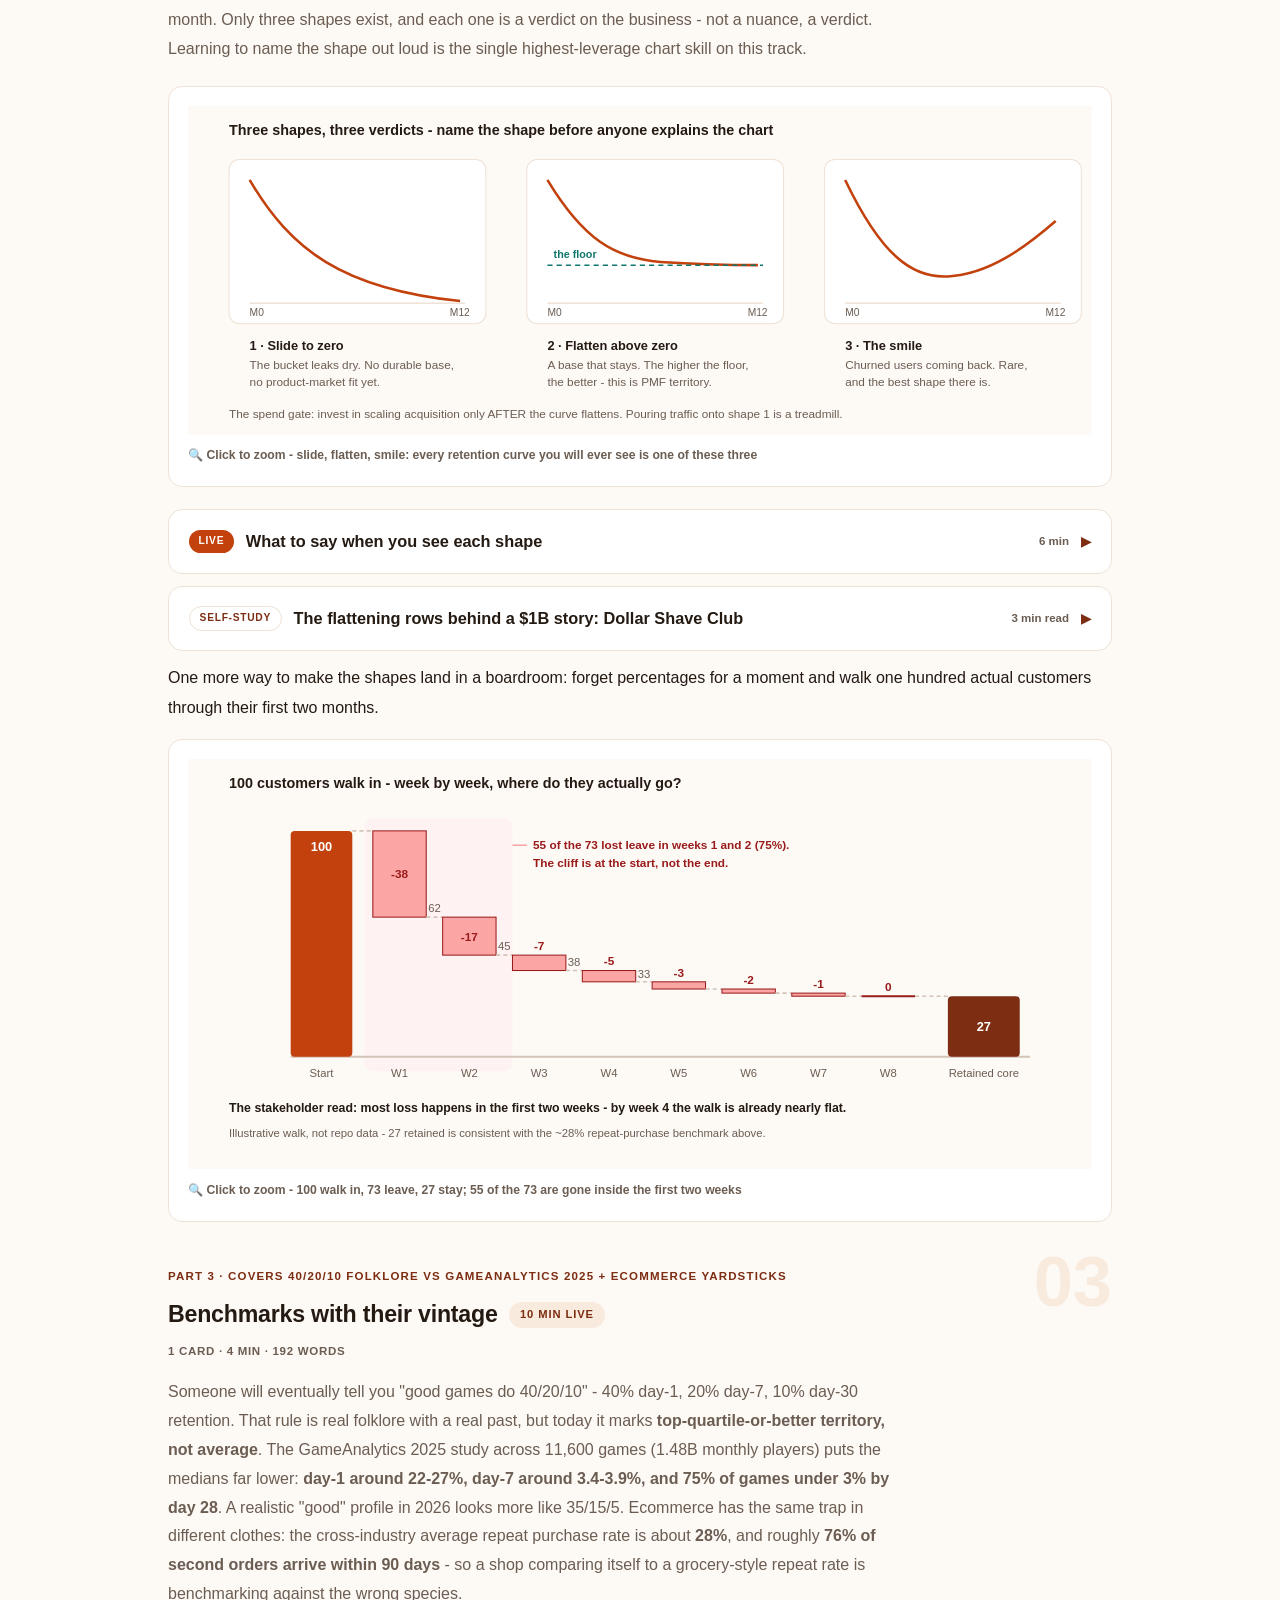
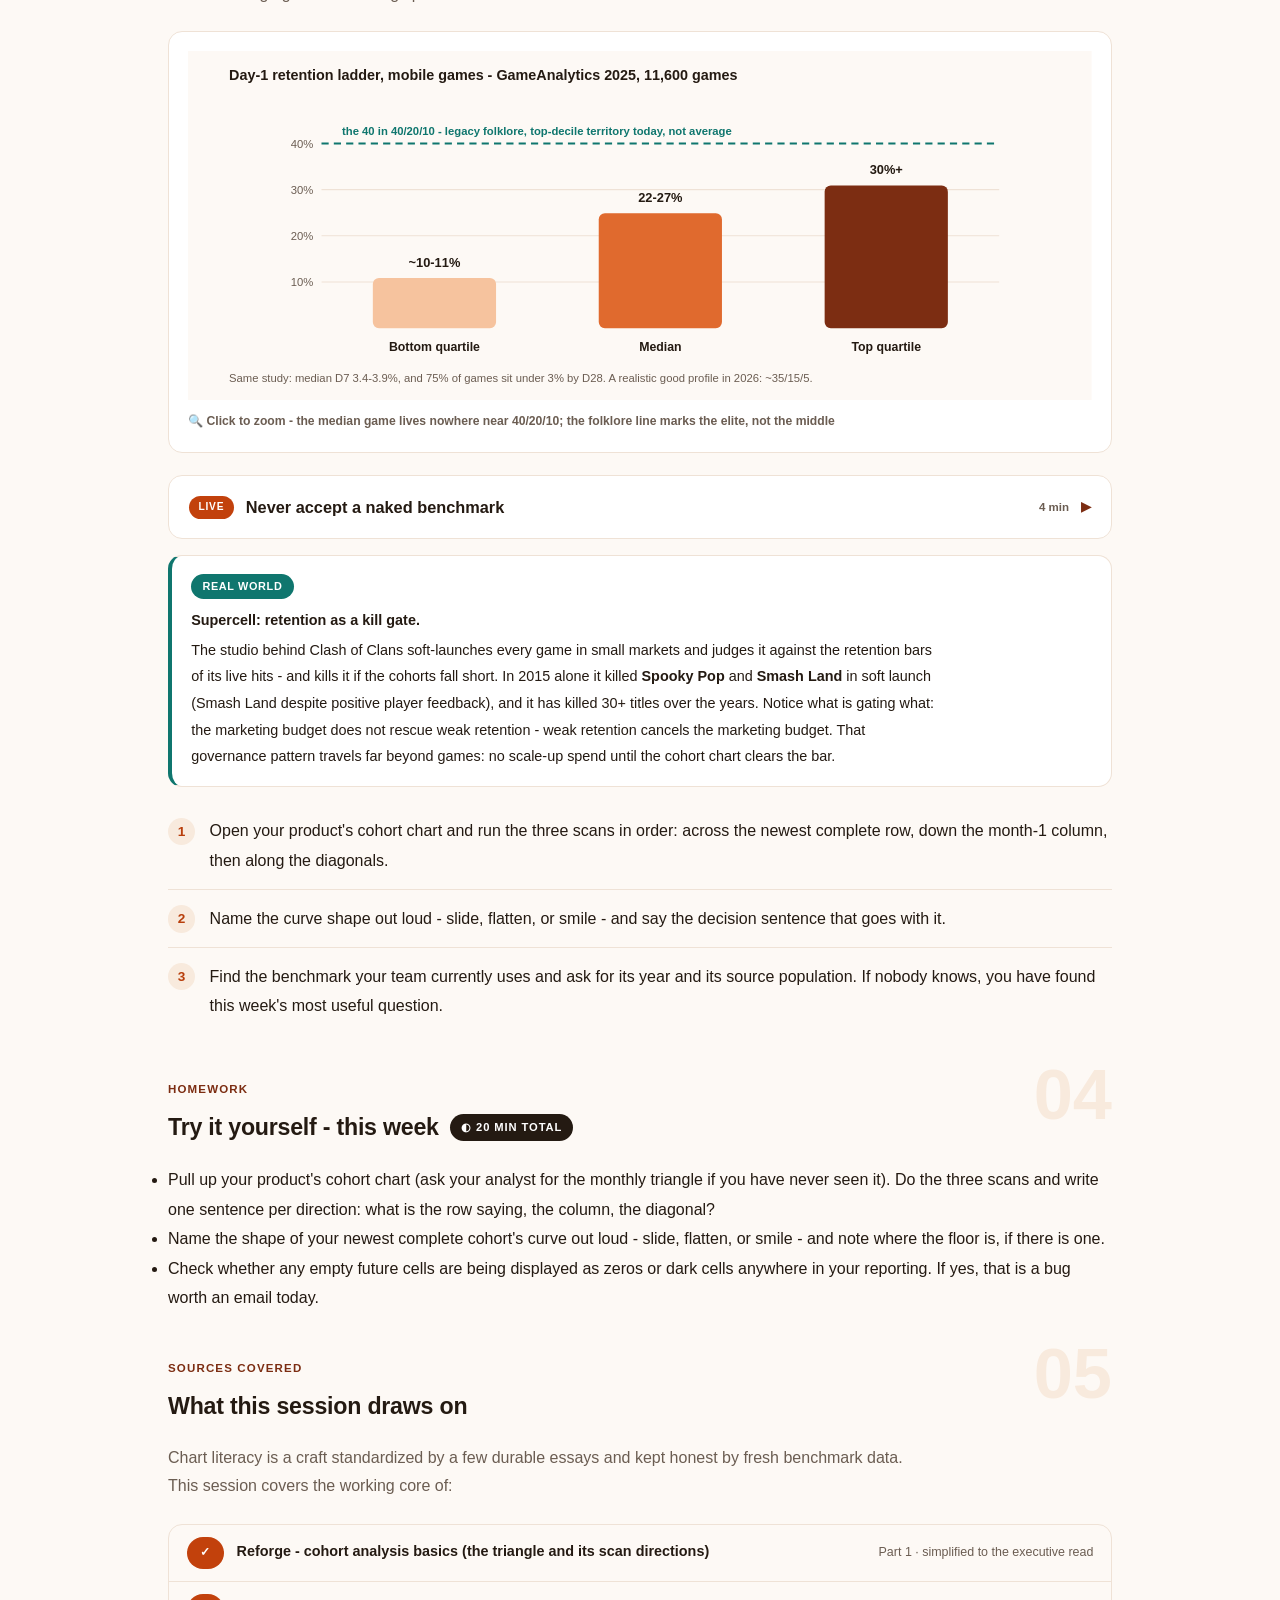
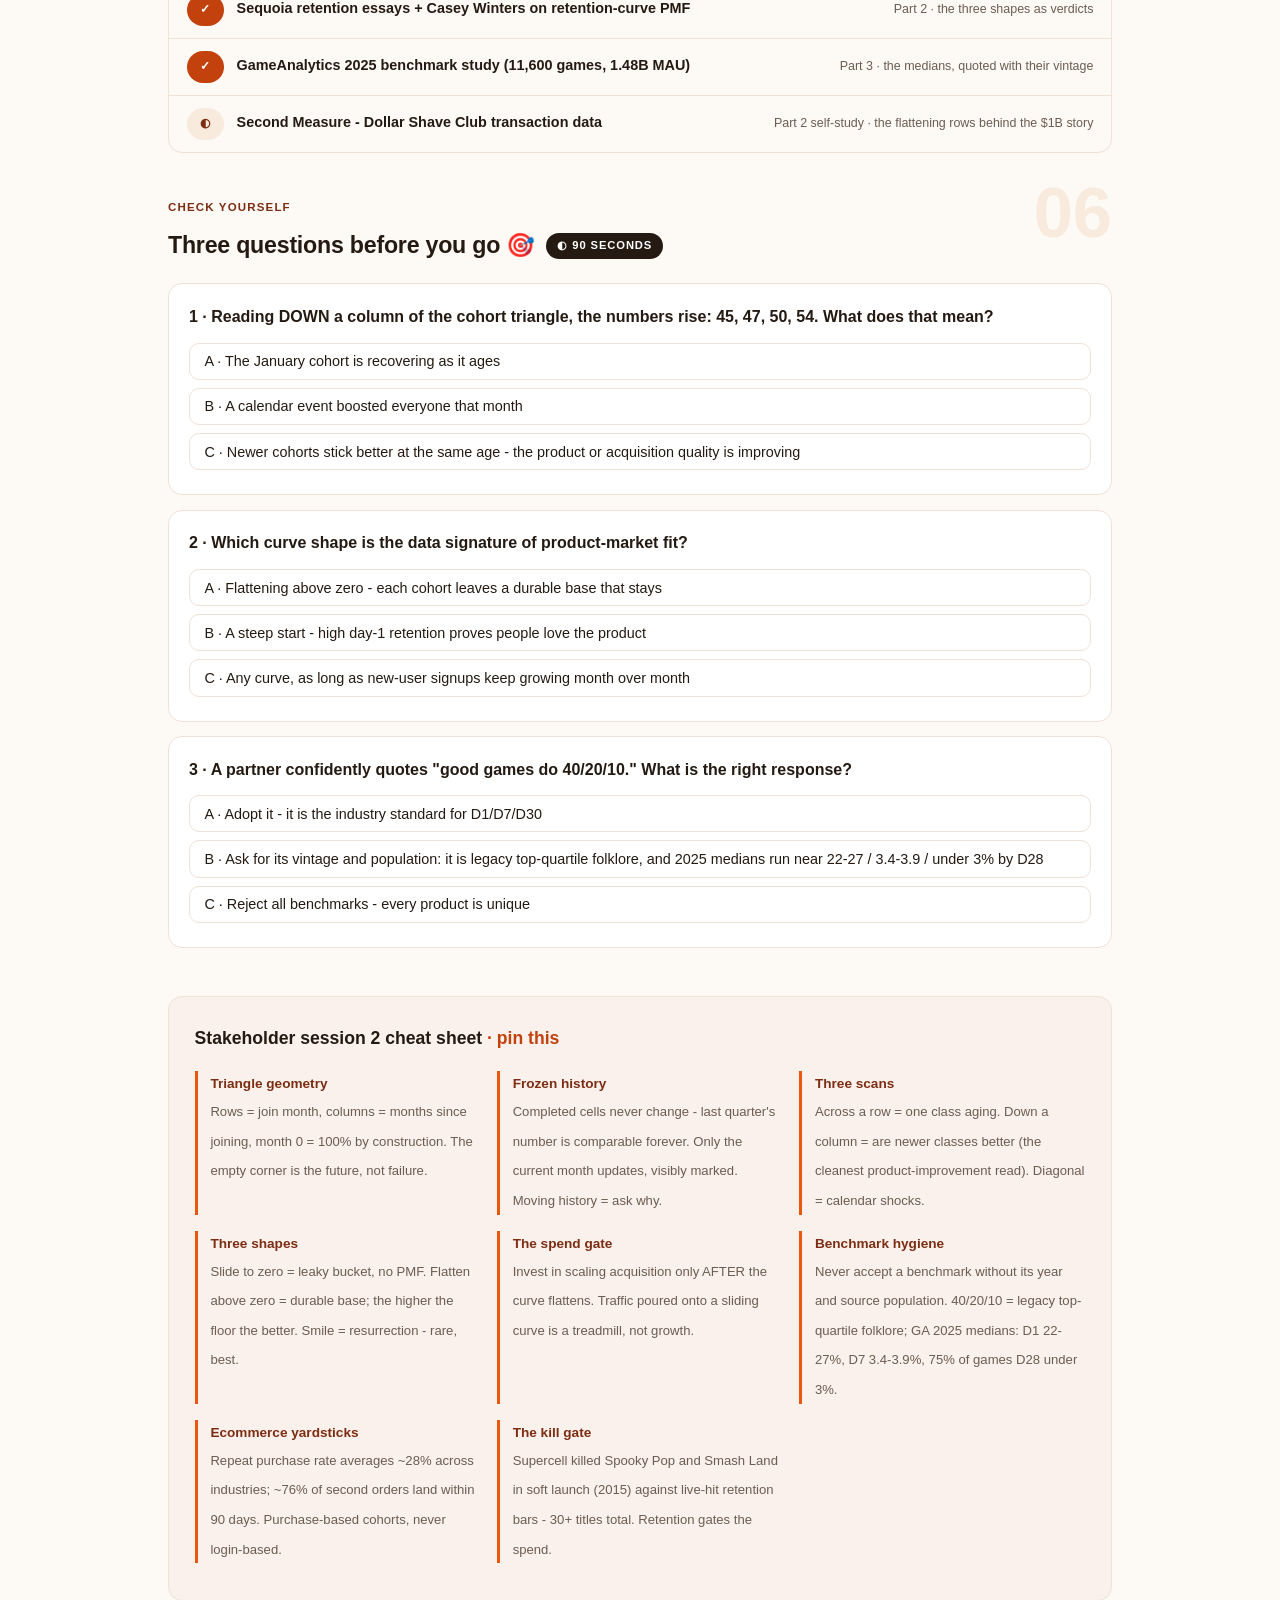
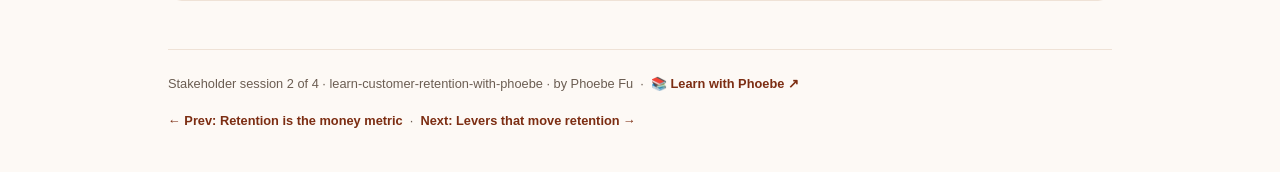
<file: courses/s2-read-the-chart-read-the-business.html>
<!DOCTYPE html>
<html lang="en">
<head>
<meta charset="UTF-8">
<meta name="viewport" content="width=device-width, initial-scale=1.0">
<!-- social:start -->
<meta name="description" content="Stakeholder session 2 of 4. Read any cohort chart in thirty seconds without code: the triangle and its three scan directions, the three curve shapes and what each verdict means for spend, and benchmarks quoted with their vintage - 40/20/10 folklore vs the GameAnalytics 2025 medians.">
<meta property="og:type" content="article">
<meta property="og:site_name" content="Learn with Phoebe">
<meta property="og:title" content="Read the chart, read the business - learn customer retention with phoebe">
<meta property="og:description" content="Stakeholder session 2 of 4. The cohort triangle's three scan directions, the three curve shapes as business verdicts, and benchmarks with their vintage. Charts without code.">
<meta property="og:url" content="https://phoebefu6.github.io/learn-customer-retention-with-phoebe/courses/s2-read-the-chart-read-the-business.html">
<meta property="og:image" content="https://phoebefu6.github.io/learn-customer-retention-with-phoebe/assets/og-cover.png">
<meta property="og:image:width" content="1200">
<meta property="og:image:height" content="630">
<meta name="twitter:card" content="summary_large_image">
<meta name="twitter:title" content="Read the chart, read the business - learn customer retention with phoebe">
<meta name="twitter:description" content="The cohort triangle's three scan directions, the three curve shapes as business verdicts, and benchmarks with their vintage. Charts without code.">
<meta name="twitter:image" content="https://phoebefu6.github.io/learn-customer-retention-with-phoebe/assets/og-cover.png">
<!-- social:end -->
<title>Stakeholder session 2 · Read the chart, read the business - learn customer retention with phoebe</title>
<link rel="stylesheet" href="../assets/style.css?v=22">
</head>
<body>

<div class="toolbar">
  <div class="wrap">
    <span class="crumb"><a href="../index.html">learn-customer-retention-with-phoebe</a> / Stakeholder session 2 of 4</span>
    <button class="btn" id="toggle-all" type="button">Expand all</button>
    <button class="btn primary" id="zoom-toggle" type="button">Projector zoom: off</button>
  </div>
</div>

<header class="masthead">
  <div class="wrap">
    <div class="eyebrow">Learn Customer Retention with Phoebe · Stakeholder track · Session 2 of 4</div>
    <h1>Read the chart, <span class="accent">read the business</span></h1>
    <p class="sub">Every retention conversation eventually lands on one chart, and the room splits into people who can read it and people who nod. This session moves you permanently into the first group - no code required. You will learn the cohort triangle and its three scan directions, the three curve shapes and the business verdict each one carries, and how to handle a benchmark the way you would handle a wine: never without checking the year on the label.</p>
    <div class="chip-row">
      <span class="chip level">🟢 Stakeholder track</span>
      <span class="chip audience">Leaders · PMs · no code</span>
      <span class="chip audience">Charts without code</span>
      <span class="chip time">45 min</span>
    </div>
    <div class="agenda">
      <span class="a1" style="flex:1">0-3 · Welcome</span>
      <span class="a2" style="flex:5">3-18 · The triangle</span>
      <span class="a3" style="flex:7">18-40 · Curves &amp; benchmarks</span>
      <span class="a4" style="flex:1">40-45 · Q&amp;A</span>
    </div>
  </div>
</header>

<main class="wrap">

  <!-- ============ INTRO ============ -->
  <section class="section" id="intro">
    <div class="section-kicker">
      <span class="klabel">Part 0</span>
      <h2>Where this session sits</h2>
    </div>
    <p class="lede">Session s1 made the money case: retention is the multiplier on every acquisition dollar. Today is the literacy session - the three artifacts your analysts will put in front of you (the cohort triangle, the retention curve, the benchmark) and exactly how to read each one in under a minute. Session s3 tours the levers that move the numbers, and s4 turns you into the person who asks the questions that make readouts decision-ready. Your analysts build today's charts from raw data in their sessions a2 and a3; you are learning to read what they build.</p>
    <div class="legend">
      <span class="pill solid">Live - presented in session</span>
      <span class="pill light">Self-study - read after class</span>
      <span class="pill inkpill">Sources covered</span>
    </div>
    <div class="callout win">
      <strong>★ What you walk out with today</strong>
      A thirty-second reading of any cohort triangle (across, down, diagonal - and what each direction answers), the three retention-curve shapes with the decision sentence that belongs to each, and a reflex that will save you from bad targets forever: never accept a benchmark without its year and its source population.
    </div>
  </section>

  <!-- ============ PART 1: THE TRIANGLE ============ -->
  <section class="section" id="triangle">
    <div class="section-kicker">
      <span class="klabel">Part 1 · covers the cohort triangle + the frozen-history law</span>
      <h2>The cohort triangle in thirty seconds <span class="tag concept">15 min live</span></h2>
    </div>
    <p class="lede">The triangle looks intimidating and is actually three rules. <strong>Rows are join months</strong> - everyone who became a customer in January shares the January row forever. <strong>Columns are months since joining</strong> - month 0 is the join month itself, so it is 100% by construction. And <strong>the empty corner is the future, not failure</strong> - June's month-5 simply has not happened yet. Anyone painting those empty cells as zeros is reporting on events that have not occurred.</p>

    <figure class="zoomable">
      <svg viewBox="0 0 880 340" xmlns="http://www.w3.org/2000/svg" role="img" aria-label="A small annotated cohort triangle with rows January to April and columns month 0 to month 4, marked with three scan directions: across a row shows one class of customers aging, down a column compares newer classes at the same age, and the diagonal of outlined cells is the current calendar month still filling. The empty corner is the future.">
        <style>
          .s2trT { font: 700 14px Inter, sans-serif; fill: #241A12; }
          .s2trH { font: 600 11px Inter, sans-serif; fill: #6B5D52; }
          .s2trW { font: 700 11.5px Inter, sans-serif; fill: #FFFFFF; }
          .s2trC { font: 700 11.5px Inter, sans-serif; fill: #241A12; }
          .s2trK { font: 700 12px Inter, sans-serif; fill: #0F766E; }
          .s2trB { font: 400 11px Inter, sans-serif; fill: #6B5D52; }
        </style>
        <rect x="0" y="0" width="880" height="340" fill="#FDF9F5"/>
        <text class="s2trT" x="40" y="28">One triangle, three scan directions, three different questions</text>

        <text class="s2trH" x="90" y="66" text-anchor="end">Cohort</text>
        <text class="s2trH" x="130" y="66" text-anchor="middle">M0</text>
        <text class="s2trH" x="196" y="66" text-anchor="middle">M1</text>
        <text class="s2trH" x="262" y="66" text-anchor="middle">M2</text>
        <text class="s2trH" x="328" y="66" text-anchor="middle">M3</text>
        <text class="s2trH" x="394" y="66" text-anchor="middle">M4</text>

        <text class="s2trH" x="90" y="96" text-anchor="end">Jan</text>
        <rect x="100" y="78" width="60" height="28" rx="5" fill="#7C2D12"/><text class="s2trW" x="130" y="96" text-anchor="middle">100%</text>
        <rect x="166" y="78" width="60" height="28" rx="5" fill="#C2410C"/><text class="s2trW" x="196" y="96" text-anchor="middle">45%</text>
        <rect x="232" y="78" width="60" height="28" rx="5" fill="#E06A2E"/><text class="s2trW" x="262" y="96" text-anchor="middle">33%</text>
        <rect x="298" y="78" width="60" height="28" rx="5" fill="#EE9A66"/><text class="s2trC" x="328" y="96" text-anchor="middle">27%</text>
        <rect x="364" y="78" width="60" height="28" rx="5" fill="#FBE3D2" stroke="#C2410C" stroke-width="2"/><text class="s2trC" x="394" y="96" text-anchor="middle">24%</text>

        <text class="s2trH" x="90" y="130" text-anchor="end">Feb</text>
        <rect x="100" y="112" width="60" height="28" rx="5" fill="#7C2D12"/><text class="s2trW" x="130" y="130" text-anchor="middle">100%</text>
        <rect x="166" y="112" width="60" height="28" rx="5" fill="#C2410C"/><text class="s2trW" x="196" y="130" text-anchor="middle">47%</text>
        <rect x="232" y="112" width="60" height="28" rx="5" fill="#E06A2E"/><text class="s2trW" x="262" y="130" text-anchor="middle">35%</text>
        <rect x="298" y="112" width="60" height="28" rx="5" fill="#FBE3D2" stroke="#C2410C" stroke-width="2"/><text class="s2trC" x="328" y="130" text-anchor="middle">29%</text>

        <text class="s2trH" x="90" y="164" text-anchor="end">Mar</text>
        <rect x="100" y="146" width="60" height="28" rx="5" fill="#7C2D12"/><text class="s2trW" x="130" y="164" text-anchor="middle">100%</text>
        <rect x="166" y="146" width="60" height="28" rx="5" fill="#C2410C"/><text class="s2trW" x="196" y="164" text-anchor="middle">50%</text>
        <rect x="232" y="146" width="60" height="28" rx="5" fill="#FBE3D2" stroke="#C2410C" stroke-width="2"/><text class="s2trC" x="262" y="164" text-anchor="middle">37%</text>

        <text class="s2trH" x="90" y="198" text-anchor="end">Apr</text>
        <rect x="100" y="180" width="60" height="28" rx="5" fill="#7C2D12"/><text class="s2trW" x="130" y="198" text-anchor="middle">100%</text>
        <rect x="166" y="180" width="60" height="28" rx="5" fill="#FBE3D2" stroke="#C2410C" stroke-width="2"/><text class="s2trC" x="196" y="198" text-anchor="middle">54%</text>

        <rect x="96" y="74" width="334" height="36" rx="6" fill="none" stroke="#0F766E" stroke-width="2.5"/>
        <rect x="162" y="74" width="68" height="140" rx="6" fill="none" stroke="#0F766E" stroke-width="2.5" stroke-dasharray="none"/>
        <line x1="186" y1="226" x2="430" y2="100" stroke="#0F766E" stroke-width="2.5" stroke-dasharray="6 4"/>

        <text class="s2trB" x="262" y="238" text-anchor="middle">Empty corner = the future, not failure.</text>

        <text class="s2trK" x="480" y="88">1 · Across a row</text>
        <text class="s2trB" x="480" y="105">One class of customers aging: Jan fades 100, 45, 33, 27...</text>
        <text class="s2trK" x="480" y="136">2 · Down a column (solid box)</text>
        <text class="s2trB" x="480" y="153">Every class at the SAME age: M1 runs 45, 47, 50, 54.</text>
        <text class="s2trB" x="480" y="170">The cleanest "is the product improving" read there is.</text>
        <text class="s2trK" x="480" y="201">3 · The diagonal (dashed line)</text>
        <text class="s2trB" x="480" y="218">One calendar month - here the outlined, still-filling cells.</text>
        <text class="s2trB" x="480" y="235">A diagonal stripe = outage, price change, or season hit all.</text>

        <text class="s2trB" x="40" y="290">Completed cells are frozen: last quarter's number is comparable forever. Only the outlined current month updates.</text>
        <text class="s2trB" x="40" y="310">If a dashboard's history moves, something is wrong with the metric or the pipeline - ask why before trusting a trend.</text>
      </svg>
      <figcaption>🔍 Click to zoom - across = aging, down = improving, diagonal = the calendar; the empty corner is just the future</figcaption>
    </figure>

    <details class="card" open>
      <summary><span class="mode live">Live</span>The three scan directions: a thirty-second reading, every time<span class="mini">6 min</span><span class="caret">▶</span></summary>
      <div class="body">
        <p>You never need to read every cell. Three sweeps of the eyes extract everything the triangle knows:</p>
        <ul>
          <li><strong>Across a row - one class of customers aging.</strong> The January row is the January joiners' whole life story: 100% at month 0, then the fade. Where the fade stops mattering more than where it starts - that is the curve shape, and Part 2 is entirely about it.</li>
          <li><strong>Down a column - are newer classes better?</strong> Down the month-1 column, every cohort is compared at the exact same age, so this is the cleanest "is the product improving" read that exists. 45, 47, 50, 54 going down means every new class of customers sticks better than the last - whatever changed since January is working.</li>
          <li><strong>Along a diagonal - calendar shocks.</strong> Cells on one diagonal share a calendar month. A dark or light stripe along a diagonal means something hit everyone at once regardless of age: an outage, a price change, a holiday season. (Its cousin: a vertical stripe means something hits every cohort at the same <em>age</em> - like a paywall that appears in month 2.)</li>
        </ul>
        <p>The order matters. Across tells you what kind of business you have, down tells you whether it is getting better, diagonal tells you what the calendar did to it. Run all three before anyone starts explaining the chart to you, and you will usually be done before they are.</p>
      </div>
    </details>

    <div class="callout tip">
      <strong>Frozen history, in executive terms</strong>
      Every number you should accept in a readout is computed by fixing a group at its join date and looking forward. The payoff for you: <strong>a completed cell never changes</strong>. January's month-2 number is the same today, next quarter, and in the board pack two years from now, which is what makes targets and comparisons possible at all. The only legitimately moving cells are the current month's (outlined in the figure, always visibly marked as partial). So if last quarter's number is different in this quarter's deck, do not let it slide: either the metric secretly re-anchors to today, or a returning user is rewriting history retroactively - neither belongs in any readout, and neither should survive the meeting unquestioned.
    </div>

    <figure class="zoomable">
      <svg viewBox="0 0 880 320" xmlns="http://www.w3.org/2000/svg" role="img" aria-label="Two panels comparing the same January cohort row across two board decks. Left, frozen history: the March deck shows 45, 33 and 27 percent, and the June deck shows the identical 45, 33 and 27 plus one new outlined 24 percent cell marked partial - past cells match, so targets and trends mean something. Right, moving history: the March deck shows 45, 33 and 27, but the June deck shows 52, 41 and 33 for the same months - history rewrote itself, which means a re-anchoring metric or rolling retention, and the trend cannot be trusted.">
        <style>
          .s2fhT { font: 700 14px Inter, sans-serif; fill: #241A12; }
          .s2fhH { font: 700 12.5px Inter, sans-serif; fill: #241A12; }
          .s2fhW { font: 700 11.5px Inter, sans-serif; fill: #FFFFFF; }
          .s2fhC { font: 700 11.5px Inter, sans-serif; fill: #241A12; }
          .s2fhR { font: 700 11px Inter, sans-serif; fill: #991B1B; }
          .s2fhB { font: 400 11.5px Inter, sans-serif; fill: #241A12; }
          .s2fhN { font: 400 11px Inter, sans-serif; fill: #6B5D52; }
        </style>
        <rect x="0" y="0" width="880" height="320" fill="#FDF9F5"/>
        <text class="s2fhT" x="40" y="28">The thirty-second audit: open last quarter's deck next to this quarter's</text>

        <rect x="40" y="52" width="390" height="218" rx="10" fill="#FFFFFF" stroke="#EFE2D6"/>
        <text class="s2fhH" x="60" y="78">Frozen history: comparable forever</text>
        <text class="s2fhN" x="60" y="104">January cohort in the March deck:</text>
        <rect x="60" y="114" width="62" height="30" rx="6" fill="#C2410C"/><text class="s2fhW" x="91" y="134" text-anchor="middle">45%</text>
        <rect x="130" y="114" width="62" height="30" rx="6" fill="#C2410C"/><text class="s2fhW" x="161" y="134" text-anchor="middle">33%</text>
        <rect x="200" y="114" width="62" height="30" rx="6" fill="#C2410C"/><text class="s2fhW" x="231" y="134" text-anchor="middle">27%</text>
        <text class="s2fhN" x="60" y="170">same cohort in the June deck:</text>
        <rect x="60" y="180" width="62" height="30" rx="6" fill="#C2410C"/><text class="s2fhW" x="91" y="200" text-anchor="middle">45%</text>
        <rect x="130" y="180" width="62" height="30" rx="6" fill="#C2410C"/><text class="s2fhW" x="161" y="200" text-anchor="middle">33%</text>
        <rect x="200" y="180" width="62" height="30" rx="6" fill="#C2410C"/><text class="s2fhW" x="231" y="200" text-anchor="middle">27%</text>
        <rect x="270" y="180" width="62" height="30" rx="6" fill="#FBE3D2" stroke="#C2410C" stroke-width="2"/><text class="s2fhC" x="301" y="200" text-anchor="middle">24%</text>
        <text class="s2fhN" x="342" y="199">partial</text>
        <rect x="60" y="222" width="350" height="38" rx="8" fill="#F8EADD"/>
        <text class="s2fhB" x="74" y="238">Past cells identical in both decks - targets,</text>
        <text class="s2fhB" x="74" y="253">trends and comparisons mean something.</text>

        <rect x="450" y="52" width="390" height="218" rx="10" fill="#FFFFFF" stroke="#EFE2D6"/>
        <text class="s2fhH" x="470" y="78">Moving history: stop and ask why</text>
        <text class="s2fhN" x="470" y="104">January cohort in the March deck:</text>
        <rect x="470" y="114" width="62" height="30" rx="6" fill="#C2410C"/><text class="s2fhW" x="501" y="134" text-anchor="middle">45%</text>
        <rect x="540" y="114" width="62" height="30" rx="6" fill="#C2410C"/><text class="s2fhW" x="571" y="134" text-anchor="middle">33%</text>
        <rect x="610" y="114" width="62" height="30" rx="6" fill="#C2410C"/><text class="s2fhW" x="641" y="134" text-anchor="middle">27%</text>
        <text class="s2fhN" x="470" y="170">same cohort in the June deck:</text>
        <rect x="470" y="180" width="62" height="30" rx="6" fill="#FEF2F2" stroke="#FCA5A5" stroke-width="2"/><text class="s2fhR" x="501" y="200" text-anchor="middle">52%</text>
        <rect x="540" y="180" width="62" height="30" rx="6" fill="#FEF2F2" stroke="#FCA5A5" stroke-width="2"/><text class="s2fhR" x="571" y="200" text-anchor="middle">41%</text>
        <rect x="610" y="180" width="62" height="30" rx="6" fill="#FEF2F2" stroke="#FCA5A5" stroke-width="2"/><text class="s2fhR" x="641" y="200" text-anchor="middle">33%</text>
        <text class="s2fhR" x="682" y="199">history moved</text>
        <rect x="470" y="222" width="350" height="38" rx="8" fill="#FEF2F2"/>
        <text class="s2fhR" x="484" y="238">A re-anchoring metric or rolling retention is</text>
        <text class="s2fhR" x="484" y="253">rewriting the past - this trend cannot be trusted.</text>

        <text class="s2fhN" x="40" y="300">One question protects every target you set: is last quarter's number still what it was last quarter?</text>
      </svg>
      <figcaption>🔍 Click to zoom - frozen history in one habit: past cells match deck over deck, and only the newest cell is new</figcaption>
    </figure>
  </section>

  <!-- ============ PART 2: THE CURVE ============ -->
  <section class="section" id="curve-shapes">
    <div class="section-kicker">
      <span class="klabel">Part 2 · covers curve shapes as verdicts + the PMF read</span>
      <h2>The curve is the verdict <span class="tag concept">12 min live</span></h2>
    </div>
    <p class="lede">Take any row of the triangle and lay it flat and you get the retention curve: percent still active, month by month. Only three shapes exist, and each one is a verdict on the business - not a nuance, a verdict. Learning to name the shape out loud is the single highest-leverage chart skill on this track.</p>

    <figure class="zoomable">
      <svg viewBox="0 0 880 320" xmlns="http://www.w3.org/2000/svg" role="img" aria-label="Three mini panels showing the three retention curve shapes: a curve sliding all the way to zero meaning a leaky bucket with no product-market fit, a curve flattening to a stable floor above zero meaning a durable base, and a smile-shaped curve that dips then rises as churned users return, which is rare and best.">
        <style>
          .s2cvT { font: 700 14px Inter, sans-serif; fill: #241A12; }
          .s2cvH { font: 700 12.5px Inter, sans-serif; fill: #241A12; }
          .s2cvB { font: 400 11.5px Inter, sans-serif; fill: #6B5D52; }
          .s2cvX { font: 400 10px Inter, sans-serif; fill: #6B5D52; }
          .s2cvF { font: 600 10.5px Inter, sans-serif; fill: #0F766E; }
          .s2cvL { stroke: #C2410C; stroke-width: 2.5; fill: none; }
          .s2cvAx { stroke: #EFE2D6; stroke-width: 1.5; }
        </style>
        <rect x="0" y="0" width="880" height="320" fill="#FDF9F5"/>
        <text class="s2cvT" x="40" y="28">Three shapes, three verdicts - name the shape before anyone explains the chart</text>

        <rect x="40" y="52" width="250" height="160" rx="10" fill="#FFFFFF" stroke="#EFE2D6"/>
        <line class="s2cvAx" x1="60" y1="192" x2="270" y2="192"/>
        <text class="s2cvX" x="60" y="205">M0</text>
        <text class="s2cvX" x="255" y="205">M12</text>
        <path class="s2cvL" d="M60,72 C 100,140 150,178 265,190"/>
        <text class="s2cvH" x="60" y="238">1 · Slide to zero</text>
        <text class="s2cvB" x="60" y="256">The bucket leaks dry. No durable base,</text>
        <text class="s2cvB" x="60" y="273">no product-market fit yet.</text>

        <rect x="330" y="52" width="250" height="160" rx="10" fill="#FFFFFF" stroke="#EFE2D6"/>
        <line class="s2cvAx" x1="350" y1="192" x2="560" y2="192"/>
        <text class="s2cvX" x="350" y="205">M0</text>
        <text class="s2cvX" x="545" y="205">M12</text>
        <path class="s2cvL" d="M350,72 C 385,130 415,148 460,152 C 505,155 530,155 555,155"/>
        <line x1="350" y1="155" x2="560" y2="155" stroke="#0F766E" stroke-width="1.5" stroke-dasharray="5 4"/>
        <text class="s2cvF" x="356" y="148">the floor</text>
        <text class="s2cvH" x="350" y="238">2 · Flatten above zero</text>
        <text class="s2cvB" x="350" y="256">A base that stays. The higher the floor,</text>
        <text class="s2cvB" x="350" y="273">the better - this is PMF territory.</text>

        <rect x="620" y="52" width="250" height="160" rx="10" fill="#FFFFFF" stroke="#EFE2D6"/>
        <line class="s2cvAx" x1="640" y1="192" x2="850" y2="192"/>
        <text class="s2cvX" x="640" y="205">M0</text>
        <text class="s2cvX" x="835" y="205">M12</text>
        <path class="s2cvL" d="M640,72 C 675,145 705,168 740,166 C 780,164 815,138 845,112"/>
        <text class="s2cvH" x="640" y="238">3 · The smile</text>
        <text class="s2cvB" x="640" y="256">Churned users coming back. Rare,</text>
        <text class="s2cvB" x="640" y="273">and the best shape there is.</text>

        <text class="s2cvB" x="40" y="304">The spend gate: invest in scaling acquisition only AFTER the curve flattens. Pouring traffic onto shape 1 is a treadmill.</text>
      </svg>
      <figcaption>🔍 Click to zoom - slide, flatten, smile: every retention curve you will ever see is one of these three</figcaption>
    </figure>

    <details class="card">
      <summary><span class="mode live">Live</span>What to say when you see each shape<span class="mini">6 min</span><span class="caret">▶</span></summary>
      <div class="body">
        <p>The shapes come with decision language. Practice these sentences; they are the difference between reading a chart and using one.</p>
        <ul>
          <li><strong>Slide to zero:</strong> "Pause the acquisition scale-up - every cohort we buy is fully evaporating. The money belongs in onboarding and core product until this curve grows a floor." A sliding curve means no product-market fit for that audience yet; traffic cannot fix it, only feed it.</li>
          <li><strong>Flatten above zero:</strong> "We have a durable base - each cohort leaves permanent residents. Now acquisition spend buys compounding assets, so this is the moment to scale it. And the floor height is the KPI: what moves it?" This is the classic PMF read (Sequoia's retention essays): a flattened curve of the key action at its natural frequency, plus month-over-month new-customer growth, is what product-market fit actually looks like in data (Casey Winters' formulation).</li>
          <li><strong>The smile:</strong> "Something is resurrecting churned customers - find out what, and bottle it." Smiles are rare and precious: seasonal products, winback campaigns that land, or a feature that pulls dormant users back. Verify it is real resurrection and not a definition quirk, then fund whatever causes it.</li>
        </ul>
        <p>One discipline ties all three together: <strong>acquisition spend is gated on the flatten</strong>. It is the boardroom version of "retention precedes monetization" from s1 - retention also precedes scale.</p>
      </div>
    </details>

    <details class="card">
      <summary><span class="mode self">Self-study</span>The flattening rows behind a $1B story: Dollar Shave Club<span class="mini">3 min read</span><span class="caret">▶</span></summary>
      <div class="body">
        <p>When Unilever paid $1B for Dollar Shave Club in 2016, the headline was the viral video. The diligence story was shape 2. Second Measure's transaction data showed DSC's cohort curves flattening at roughly <strong>50% retention at six months</strong> - subscriber classes that fell and then <em>stayed</em>, cohort after cohort, leading its whole category.</p>
        <ul>
          <li><strong>Why that shape is worth a billion dollars:</strong> a flattening curve means each acquired cohort leaves a permanent layer of recurring revenue. Stack the layers and revenue compounds even if marketing never improves - the "durable base" verdict, priced.</li>
          <li><strong>Why the triangle beat the topline:</strong> topline revenue growth can be bought with spend (s1's treadmill). Flattening cohort rows cannot be faked that way - they show what customers do after the coupon is spent. This is why sophisticated acquirers and investors read cohort charts, not just revenue charts.</li>
          <li><strong>Your takeaway as a leader:</strong> when you want to know if a business - yours or one you are buying - has durable revenue, ask for the cohort curves and look for the flatten. It is the same read at every scale.</li>
        </ul>
      </div>
    </details>

    <p>One more way to make the shapes land in a boardroom: forget percentages for a moment and walk one hundred actual customers through their first two months.</p>

    <figure class="zoomable">
      <svg viewBox="0 0 880 400" xmlns="http://www.w3.org/2000/svg" role="img" aria-label="Illustrative waterfall of one cohort of 100 customers walked week by week over eight weeks. Losses fall as downward steps: 38 leave in week 1, 17 in week 2, then 7, 5, 3, 2, 1, and 0, ending in a flat retained core of 27 customers. Fifty-five of the 73 customers lost leave in the first two weeks, which is 75 percent - most loss happens at the start, and by week 4 the walk is already nearly flat.">
        <style>
          .s2wfT { font: 700 14px Inter, sans-serif; fill: #241A12; }
          .s2wfW { font: 700 12.5px Inter, sans-serif; fill: #FFFFFF; }
          .s2wfK { font: 600 12px Inter, sans-serif; fill: #241A12; }
          .s2wfN { font: 400 11px Inter, sans-serif; fill: #6B5D52; }
          .s2wfR { font: 700 11.5px Inter, sans-serif; fill: #991B1B; }
          .s2wfE { font: 600 11.5px Inter, sans-serif; fill: #991B1B; }
        </style>
        <rect x="0" y="0" width="880" height="400" fill="#FDF9F5"/>
        <text class="s2wfT" x="40" y="28">100 customers walk in - week by week, where do they actually go?</text>

        <rect x="172" y="58" width="144" height="246" rx="8" fill="#FEF2F2"/>

        <line x1="100" y1="290" x2="820" y2="290" stroke="#D3C4B8" stroke-width="2"/>

        <rect x="100" y="70" width="60" height="220" rx="4" fill="#C2410C"/>
        <text class="s2wfW" x="130" y="90" text-anchor="middle">100</text>

        <line x1="160" y1="70" x2="180" y2="70" stroke="#D3C4B8" stroke-width="1.5" stroke-dasharray="4 3"/>
        <rect x="180" y="70" width="52" height="84" fill="#FCA5A5" stroke="#991B1B" stroke-width="1"/>
        <text class="s2wfR" x="206" y="116" text-anchor="middle">-38</text>
        <line x1="232" y1="154" x2="248" y2="154" stroke="#D3C4B8" stroke-width="1.5" stroke-dasharray="4 3"/>
        <text class="s2wfN" x="240" y="149" text-anchor="middle">62</text>

        <rect x="248" y="154" width="52" height="37" fill="#FCA5A5" stroke="#991B1B" stroke-width="1"/>
        <text class="s2wfR" x="274" y="177" text-anchor="middle">-17</text>
        <line x1="300" y1="191" x2="316" y2="191" stroke="#D3C4B8" stroke-width="1.5" stroke-dasharray="4 3"/>
        <text class="s2wfN" x="308" y="186" text-anchor="middle">45</text>

        <rect x="316" y="191" width="52" height="15" fill="#FCA5A5" stroke="#991B1B" stroke-width="1"/>
        <text class="s2wfR" x="342" y="186" text-anchor="middle">-7</text>
        <line x1="368" y1="206" x2="384" y2="206" stroke="#D3C4B8" stroke-width="1.5" stroke-dasharray="4 3"/>
        <text class="s2wfN" x="376" y="202" text-anchor="middle">38</text>

        <rect x="384" y="206" width="52" height="11" fill="#FCA5A5" stroke="#991B1B" stroke-width="1"/>
        <text class="s2wfR" x="410" y="201" text-anchor="middle">-5</text>
        <line x1="436" y1="217" x2="452" y2="217" stroke="#D3C4B8" stroke-width="1.5" stroke-dasharray="4 3"/>
        <text class="s2wfN" x="444" y="213" text-anchor="middle">33</text>

        <rect x="452" y="217" width="52" height="7" fill="#FCA5A5" stroke="#991B1B" stroke-width="1"/>
        <text class="s2wfR" x="478" y="212" text-anchor="middle">-3</text>
        <line x1="504" y1="224" x2="520" y2="224" stroke="#D3C4B8" stroke-width="1.5" stroke-dasharray="4 3"/>

        <rect x="520" y="224" width="52" height="4" fill="#FCA5A5" stroke="#991B1B" stroke-width="1"/>
        <text class="s2wfR" x="546" y="219" text-anchor="middle">-2</text>
        <line x1="572" y1="228" x2="588" y2="228" stroke="#D3C4B8" stroke-width="1.5" stroke-dasharray="4 3"/>

        <rect x="588" y="228" width="52" height="3" fill="#FCA5A5" stroke="#991B1B" stroke-width="1"/>
        <text class="s2wfR" x="614" y="223" text-anchor="middle">-1</text>
        <line x1="640" y1="231" x2="656" y2="231" stroke="#D3C4B8" stroke-width="1.5" stroke-dasharray="4 3"/>

        <line x1="656" y1="231" x2="708" y2="231" stroke="#991B1B" stroke-width="2"/>
        <text class="s2wfR" x="682" y="226" text-anchor="middle">0</text>
        <line x1="708" y1="231" x2="740" y2="231" stroke="#D3C4B8" stroke-width="1.5" stroke-dasharray="4 3"/>

        <rect x="740" y="231" width="70" height="59" rx="4" fill="#7C2D12"/>
        <text class="s2wfW" x="775" y="265" text-anchor="middle">27</text>

        <line x1="316" y1="84" x2="330" y2="84" stroke="#FCA5A5" stroke-width="1.5"/>
        <text class="s2wfE" x="336" y="88">55 of the 73 lost leave in weeks 1 and 2 (75%).</text>
        <text class="s2wfE" x="336" y="105">The cliff is at the start, not the end.</text>

        <text class="s2wfN" x="130" y="310" text-anchor="middle">Start</text>
        <text class="s2wfN" x="206" y="310" text-anchor="middle">W1</text>
        <text class="s2wfN" x="274" y="310" text-anchor="middle">W2</text>
        <text class="s2wfN" x="342" y="310" text-anchor="middle">W3</text>
        <text class="s2wfN" x="410" y="310" text-anchor="middle">W4</text>
        <text class="s2wfN" x="478" y="310" text-anchor="middle">W5</text>
        <text class="s2wfN" x="546" y="310" text-anchor="middle">W6</text>
        <text class="s2wfN" x="614" y="310" text-anchor="middle">W7</text>
        <text class="s2wfN" x="682" y="310" text-anchor="middle">W8</text>
        <text class="s2wfN" x="775" y="310" text-anchor="middle">Retained core</text>

        <text class="s2wfK" x="40" y="344">The stakeholder read: most loss happens in the first two weeks - by week 4 the walk is already nearly flat.</text>
        <text class="s2wfN" x="40" y="368">Illustrative walk, not repo data - 27 retained is consistent with the ~28% repeat-purchase benchmark above.</text>
      </svg>
      <figcaption>🔍 Click to zoom - 100 walk in, 73 leave, 27 stay; 55 of the 73 are gone inside the first two weeks</figcaption>
    </figure>
  </section>

  <!-- ============ PART 3: BENCHMARKS ============ -->
  <section class="section" id="benchmarks">
    <div class="section-kicker">
      <span class="klabel">Part 3 · covers 40/20/10 folklore vs GameAnalytics 2025 + ecommerce yardsticks</span>
      <h2>Benchmarks with their vintage <span class="tag concept">10 min live</span></h2>
    </div>
    <p class="lede">Someone will eventually tell you "good games do 40/20/10" - 40% day-1, 20% day-7, 10% day-30 retention. That rule is real folklore with a real past, but today it marks <strong>top-quartile-or-better territory, not average</strong>. The GameAnalytics 2025 study across 11,600 games (1.48B monthly players) puts the medians far lower: <strong>day-1 around 22-27%, day-7 around 3.4-3.9%, and 75% of games under 3% by day 28</strong>. A realistic "good" profile in 2026 looks more like 35/15/5. Ecommerce has the same trap in different clothes: the cross-industry average repeat purchase rate is about <strong>28%</strong>, and roughly <strong>76% of second orders arrive within 90 days</strong> - so a shop comparing itself to a grocery-style repeat rate is benchmarking against the wrong species.</p>

    <figure class="zoomable">
      <svg viewBox="0 0 880 340" xmlns="http://www.w3.org/2000/svg" role="img" aria-label="A benchmark ladder bar chart of mobile game day-1 retention from the GameAnalytics 2025 study of 11,600 games: bottom quartile around 10 to 11 percent, median 22 to 27 percent, top quartile above 30 percent, with a dashed line at 40 percent marking the legacy 40/20/10 rule as top-quartile folklore rather than average.">
        <style>
          .s2bmT { font: 700 14px Inter, sans-serif; fill: #241A12; }
          .s2bmL { font: 600 12px Inter, sans-serif; fill: #241A12; }
          .s2bmV { font: 700 12.5px Inter, sans-serif; fill: #241A12; }
          .s2bmN { font: 400 11px Inter, sans-serif; fill: #6B5D52; }
          .s2bmF { font: 600 11px Inter, sans-serif; fill: #0F766E; }
          .s2bmG { stroke: #EFE2D6; stroke-width: 1; }
        </style>
        <rect x="0" y="0" width="880" height="340" fill="#FDF9F5"/>
        <text class="s2bmT" x="40" y="28">Day-1 retention ladder, mobile games - GameAnalytics 2025, 11,600 games</text>

        <line class="s2bmG" x1="130" y1="225" x2="790" y2="225"/>
        <text class="s2bmN" x="122" y="229" text-anchor="end">10%</text>
        <line class="s2bmG" x1="130" y1="180" x2="790" y2="180"/>
        <text class="s2bmN" x="122" y="184" text-anchor="end">20%</text>
        <line class="s2bmG" x1="130" y1="135" x2="790" y2="135"/>
        <text class="s2bmN" x="122" y="139" text-anchor="end">30%</text>
        <line x1="130" y1="90" x2="790" y2="90" stroke="#0F766E" stroke-width="2" stroke-dasharray="7 5"/>
        <text class="s2bmN" x="122" y="94" text-anchor="end">40%</text>
        <text class="s2bmF" x="150" y="82">the 40 in 40/20/10 - legacy folklore, top-decile territory today, not average</text>

        <rect x="180" y="221" width="120" height="49" rx="6" fill="#F6C39E"/>
        <text class="s2bmV" x="240" y="210" text-anchor="middle">~10-11%</text>
        <text class="s2bmL" x="240" y="292" text-anchor="middle">Bottom quartile</text>

        <rect x="400" y="158" width="120" height="112" rx="6" fill="#E06A2E"/>
        <text class="s2bmV" x="460" y="147" text-anchor="middle">22-27%</text>
        <text class="s2bmL" x="460" y="292" text-anchor="middle">Median</text>

        <rect x="620" y="131" width="120" height="139" rx="6" fill="#7C2D12"/>
        <text class="s2bmV" x="680" y="120" text-anchor="middle">30%+</text>
        <text class="s2bmL" x="680" y="292" text-anchor="middle">Top quartile</text>

        <text class="s2bmN" x="40" y="322">Same study: median D7 3.4-3.9%, and 75% of games sit under 3% by D28. A realistic good profile in 2026: ~35/15/5.</text>
      </svg>
      <figcaption>🔍 Click to zoom - the median game lives nowhere near 40/20/10; the folklore line marks the elite, not the middle</figcaption>
    </figure>

    <details class="card">
      <summary><span class="mode live">Live</span>Never accept a naked benchmark<span class="mini">4 min</span><span class="caret">▶</span></summary>
      <div class="body">
        <p>A benchmark without a year and a source population is a rumor with an axis. Before any number becomes a target, make it answer three questions:</p>
        <ul>
          <li><strong>What year is it from?</strong> 40/20/10 dates to the early free-to-play era (its exact attribution is murky even in the industry). Markets saturate, install quality changes, and a 2013 top-quartile bar quoted as a 2026 average will set your team an impossible target - then teach them to hit it by redefining the metric.</li>
          <li><strong>Who is in the population?</strong> Puzzle games and hyper-casual games have wildly different profiles even within one 2025 study - and a games benchmark means nothing for a shop. For ecommerce, use ecommerce yardsticks: repeat purchase rate near the ~28% cross-industry average, and second orders concentrated inside 90 days.</li>
          <li><strong>Which definition of retention?</strong> Session s1's homework question returns: a "day-7" computed on all installs vs activated users, or on a rolling instead of fixed-window basis, moves the number enormously with zero change in the business.</li>
        </ul>
        <p>The sentence to keep: <strong>"What is the vintage and the population on that benchmark?"</strong> Asking it once, publicly, permanently upgrades the quality of numbers people bring you.</p>
      </div>
    </details>

    <div class="callout example">
      <span class="ex-pill">Real world</span>
      <p><strong>Supercell: retention as a kill gate.</strong> The studio behind Clash of Clans soft-launches every game in small markets and judges it against the retention bars of its live hits - and kills it if the cohorts fall short. In 2015 alone it killed <strong>Spooky Pop</strong> and <strong>Smash Land</strong> in soft launch (Smash Land despite positive player feedback), and it has killed 30+ titles over the years. Notice what is gating what: the marketing budget does not rescue weak retention - weak retention cancels the marketing budget. That governance pattern travels far beyond games: no scale-up spend until the cohort chart clears the bar.</p>
    </div>

    <div class="steps">
      <div class="step"><p>Open your product's cohort chart and run the three scans in order: across the newest complete row, down the month-1 column, then along the diagonals.</p></div>
      <div class="step"><p>Name the curve shape out loud - slide, flatten, or smile - and say the decision sentence that goes with it.</p></div>
      <div class="step"><p>Find the benchmark your team currently uses and ask for its year and its source population. If nobody knows, you have found this week's most useful question.</p></div>
    </div>
  </section>

  <!-- ============ HOMEWORK ============ -->
  <section class="section" id="exercise">
    <div class="section-kicker">
      <span class="klabel">Homework</span>
      <h2>Try it yourself - this week <span class="tag exercise">◐ 20 min total</span></h2>
    </div>
    <ul>
      <li>Pull up your product's cohort chart (ask your analyst for the monthly triangle if you have never seen it). Do the three scans and write one sentence per direction: what is the row saying, the column, the diagonal?</li>
      <li>Name the shape of your newest complete cohort's curve out loud - slide, flatten, or smile - and note where the floor is, if there is one.</li>
      <li>Check whether any empty future cells are being displayed as zeros or dark cells anywhere in your reporting. If yes, that is a bug worth an email today.</li>
    </ul>
  </section>

  <!-- ============ SOURCES ============ -->
  <section class="section" id="official">
    <div class="section-kicker">
      <span class="klabel">Sources covered</span>
      <h2>What this session draws on</h2>
    </div>
    <p class="lede">Chart literacy is a craft standardized by a few durable essays and kept honest by fresh benchmark data. This session covers the working core of:</p>
    <div class="covered">
      <div class="covered-row"><span class="status pill solid">✓</span><span class="name">Reforge - cohort analysis basics (the triangle and its scan directions)</span><span class="note">Part 1 · simplified to the executive read</span></div>
      <div class="covered-row"><span class="status pill solid">✓</span><span class="name">Sequoia retention essays + Casey Winters on retention-curve PMF</span><span class="note">Part 2 · the three shapes as verdicts</span></div>
      <div class="covered-row"><span class="status pill solid">✓</span><span class="name">GameAnalytics 2025 benchmark study (11,600 games, 1.48B MAU)</span><span class="note">Part 3 · the medians, quoted with their vintage</span></div>
      <div class="covered-row"><span class="status pill light">◐</span><span class="name">Second Measure - Dollar Shave Club transaction data</span><span class="note">Part 2 self-study · the flattening rows behind the $1B story</span></div>
    </div>
  </section>

  <!-- ============ QUIZ ============ -->
  <section class="section" id="quiz">
    <div class="section-kicker">
      <span class="klabel">Check yourself</span>
      <h2>Three questions before you go 🎯 <span class="tag exercise">◐ 90 seconds</span></h2>
    </div>
    <div class="quiz-q" data-answer="2">
      <p class="qtext">1 · Reading DOWN a column of the cohort triangle, the numbers rise: 45, 47, 50, 54. What does that mean?</p>
      <button class="qopt" type="button">A · The January cohort is recovering as it ages</button>
      <button class="qopt" type="button">B · A calendar event boosted everyone that month</button>
      <button class="qopt" type="button">C · Newer cohorts stick better at the same age - the product or acquisition quality is improving</button>
      <p class="qwhy">Down a column, every cohort is compared at the SAME age, so cohort-over-cohort improvement is the cleanest read of whether changes are working. One cohort recovering would show across its own row; a calendar event would show as a diagonal stripe.</p>
    </div>
    <div class="quiz-q" data-answer="0">
      <p class="qtext">2 · Which curve shape is the data signature of product-market fit?</p>
      <button class="qopt" type="button">A · Flattening above zero - each cohort leaves a durable base that stays</button>
      <button class="qopt" type="button">B · A steep start - high day-1 retention proves people love the product</button>
      <button class="qopt" type="button">C · Any curve, as long as new-user signups keep growing month over month</button>
      <p class="qwhy">The flatten is the verdict: a retention curve of the key action that levels off above zero, combined with growing new-customer counts, is the PMF read (Casey Winters / Sequoia). A steep start can coexist with a slide to zero, and signup growth alone is the s1 treadmill.</p>
    </div>
    <div class="quiz-q" data-answer="1">
      <p class="qtext">3 · A partner confidently quotes "good games do 40/20/10." What is the right response?</p>
      <button class="qopt" type="button">A · Adopt it - it is the industry standard for D1/D7/D30</button>
      <button class="qopt" type="button">B · Ask for its vintage and population: it is legacy top-quartile folklore, and 2025 medians run near 22-27 / 3.4-3.9 / under 3% by D28</button>
      <button class="qopt" type="button">C · Reject all benchmarks - every product is unique</button>
      <p class="qwhy">40/20/10 is real folklore with real history, but today it marks top-quartile-or-better, not average: GameAnalytics 2025 (11,600 games) puts medians far lower, with a realistic good profile near 35/15/5. Benchmarks are useful - naked benchmarks are not. Year and population, always.</p>
    </div>
    <p class="quiz-score"></p>
  </section>

  <!-- ============ CHEAT SHEET ============ -->
  <section class="cheat" id="cheatsheet">
    <h3>Stakeholder session 2 cheat sheet <span>· pin this</span></h3>
    <div class="grid-2">
      <div class="cheat-item"><b>Triangle geometry</b><span>Rows = join month, columns = months since joining, month 0 = 100% by construction. The empty corner is the future, not failure.</span></div>
      <div class="cheat-item"><b>Frozen history</b><span>Completed cells never change - last quarter's number is comparable forever. Only the current month updates, visibly marked. Moving history = ask why.</span></div>
      <div class="cheat-item"><b>Three scans</b><span>Across a row = one class aging. Down a column = are newer classes better (the cleanest product-improvement read). Diagonal = calendar shocks.</span></div>
      <div class="cheat-item"><b>Three shapes</b><span>Slide to zero = leaky bucket, no PMF. Flatten above zero = durable base; the higher the floor the better. Smile = resurrection - rare, best.</span></div>
      <div class="cheat-item"><b>The spend gate</b><span>Invest in scaling acquisition only AFTER the curve flattens. Traffic poured onto a sliding curve is a treadmill, not growth.</span></div>
      <div class="cheat-item"><b>Benchmark hygiene</b><span>Never accept a benchmark without its year and source population. 40/20/10 = legacy top-quartile folklore; GA 2025 medians: D1 22-27%, D7 3.4-3.9%, 75% of games D28 under 3%.</span></div>
      <div class="cheat-item"><b>Ecommerce yardsticks</b><span>Repeat purchase rate averages ~28% across industries; ~76% of second orders land within 90 days. Purchase-based cohorts, never login-based.</span></div>
      <div class="cheat-item"><b>The kill gate</b><span>Supercell killed Spooky Pop and Smash Land in soft launch (2015) against live-hit retention bars - 30+ titles total. Retention gates the spend.</span></div>
    </div>
  </section>

  <footer class="pagefoot">
    <span>Stakeholder session 2 of 4 · learn-customer-retention-with-phoebe · by Phoebe Fu &nbsp;·&nbsp; 📚 <a href="https://phoebefu6.github.io/learn-with-phoebe/">Learn with Phoebe ↗</a></span>
    <span><a href="s1-retention-is-the-money-metric.html">← Prev: Retention is the money metric</a> &nbsp;·&nbsp; <a href="s3-levers-that-move-retention.html">Next: Levers that move retention →</a></span>
  </footer>

</main>

<script src="../assets/app.js?v=21"></script>
</body>
</html>
</file>
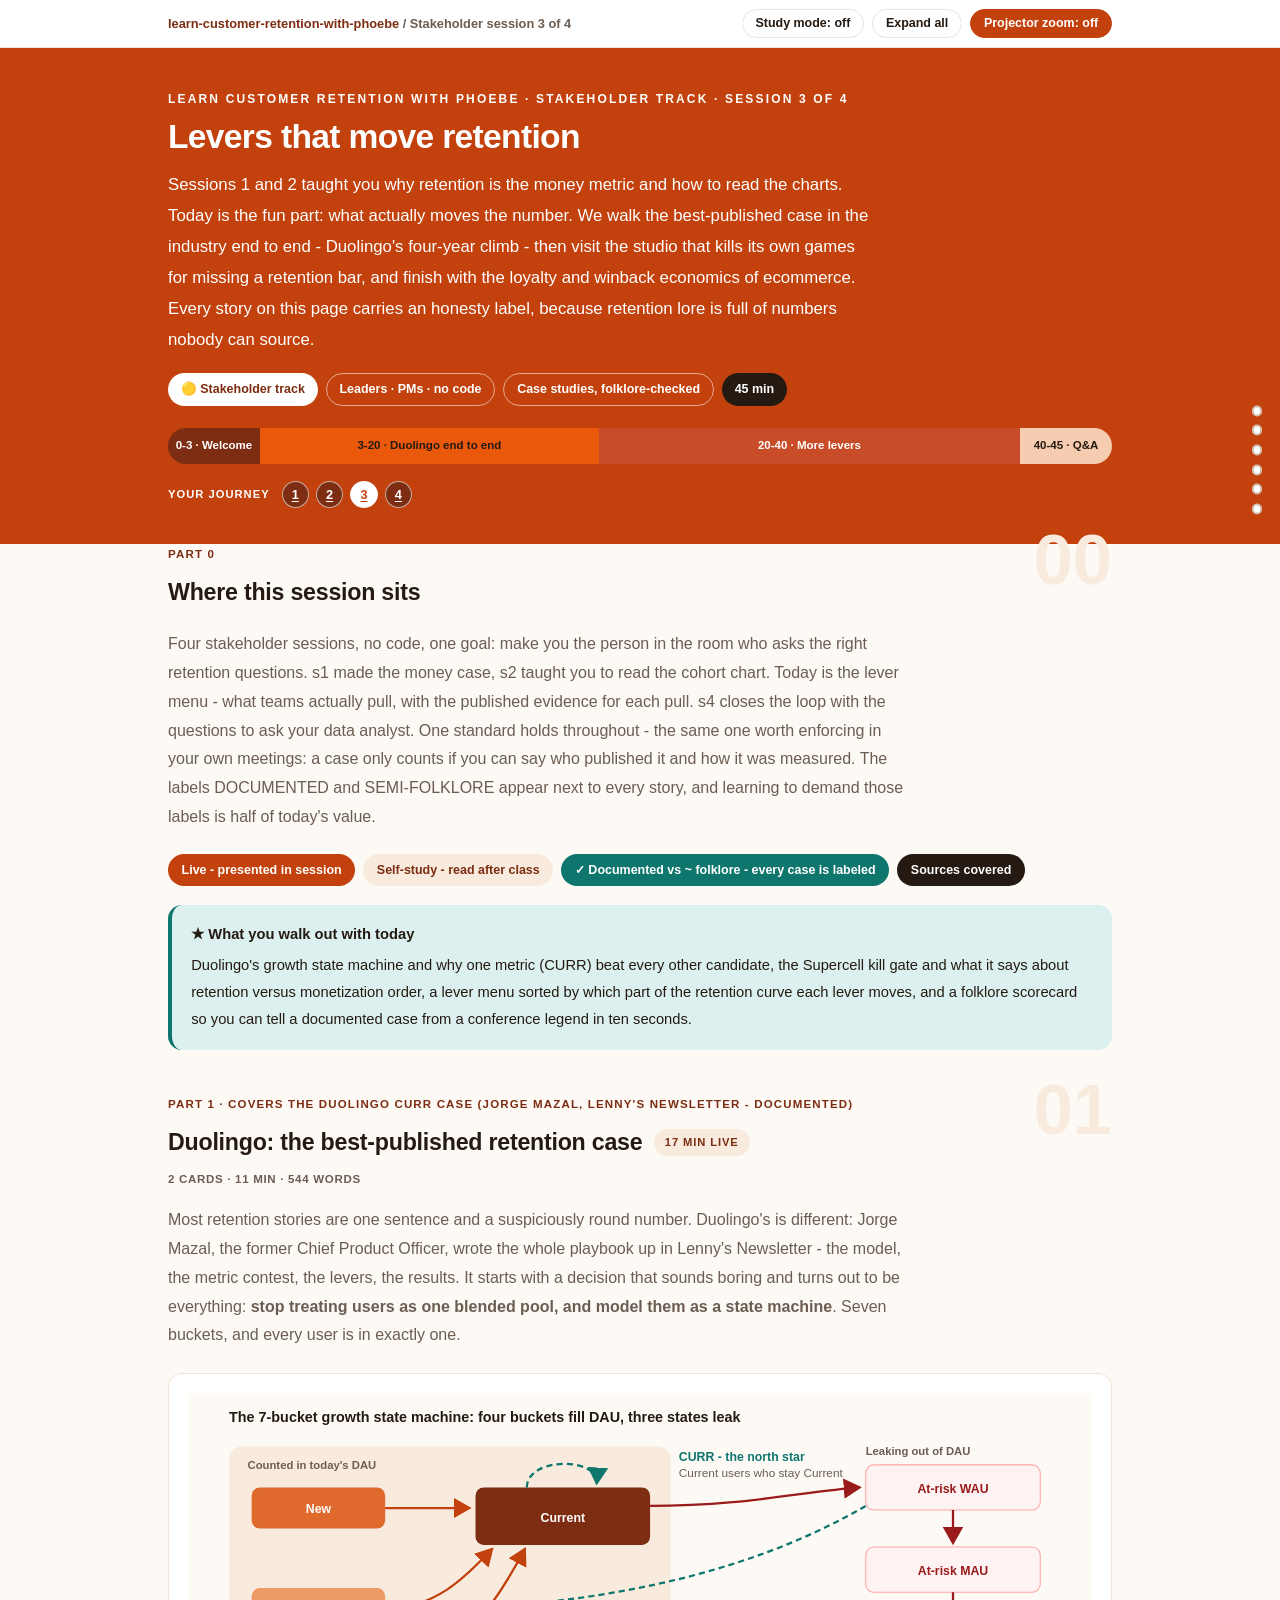
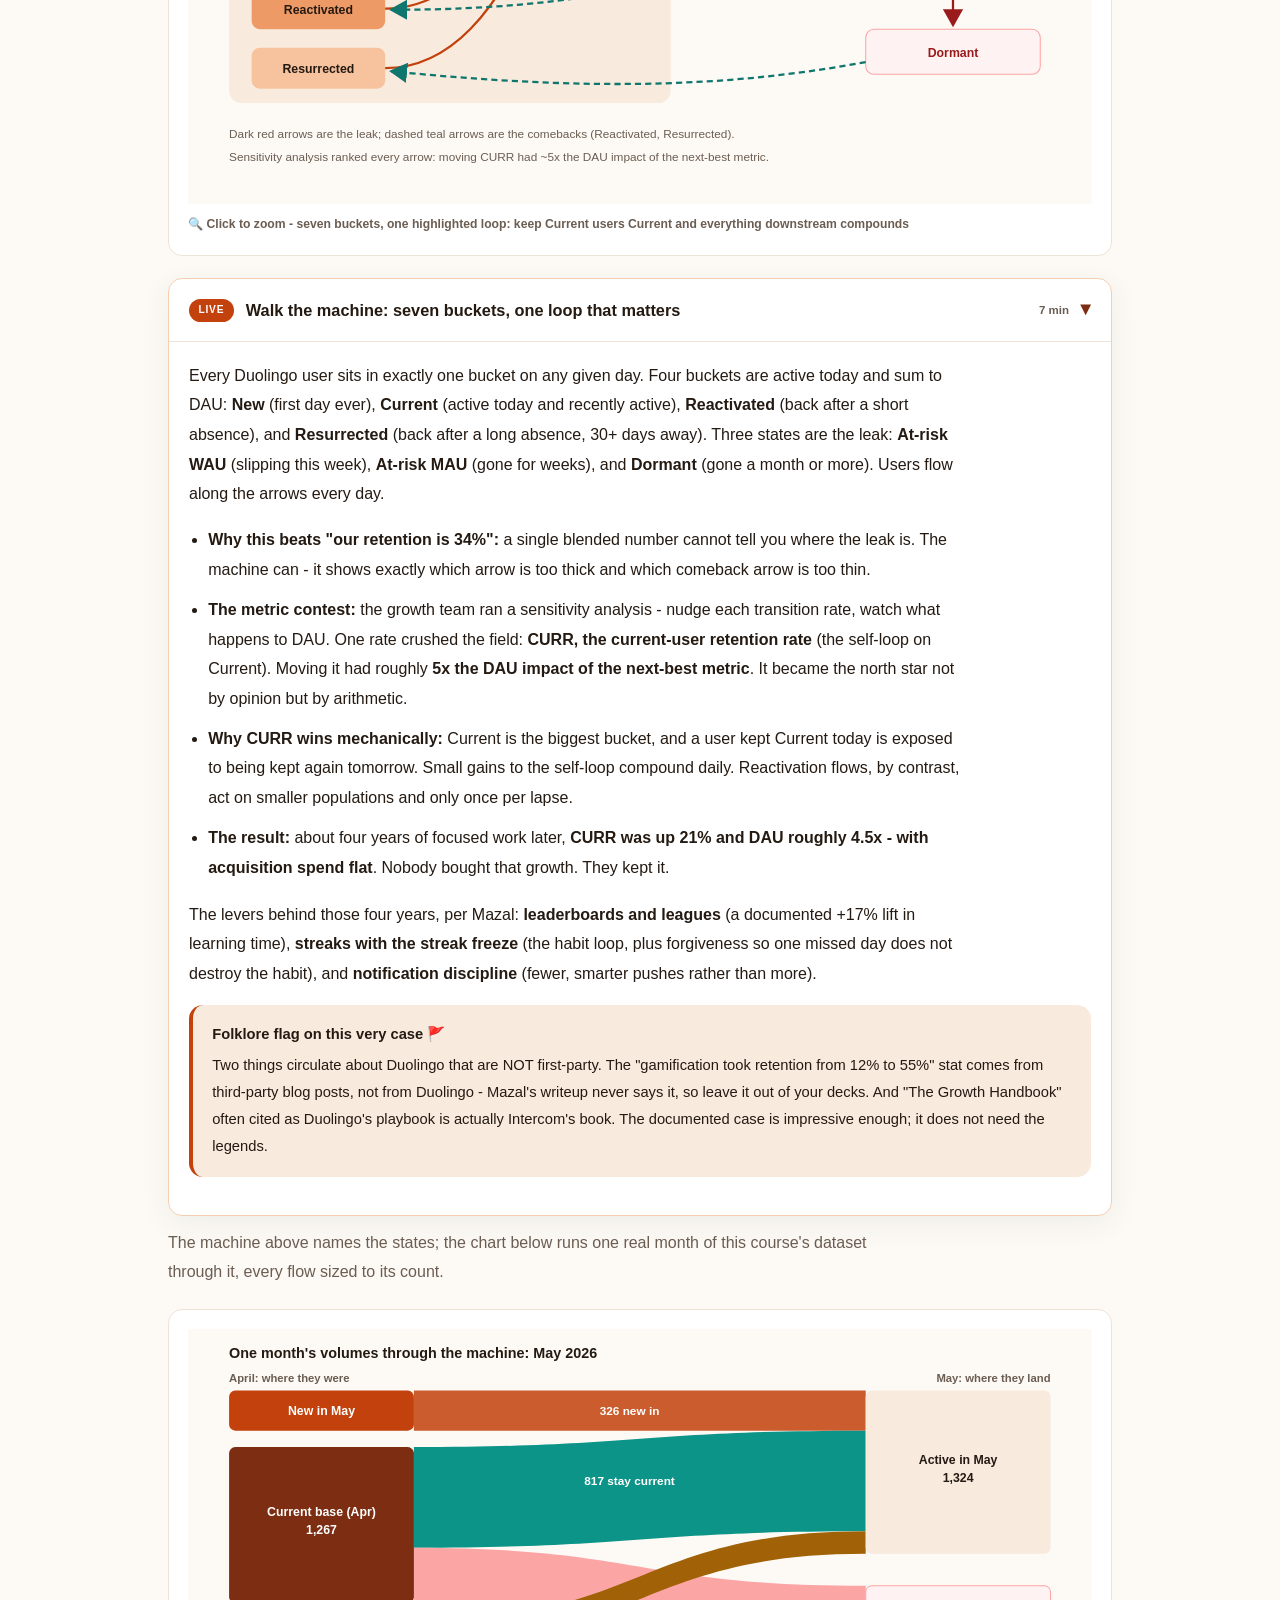
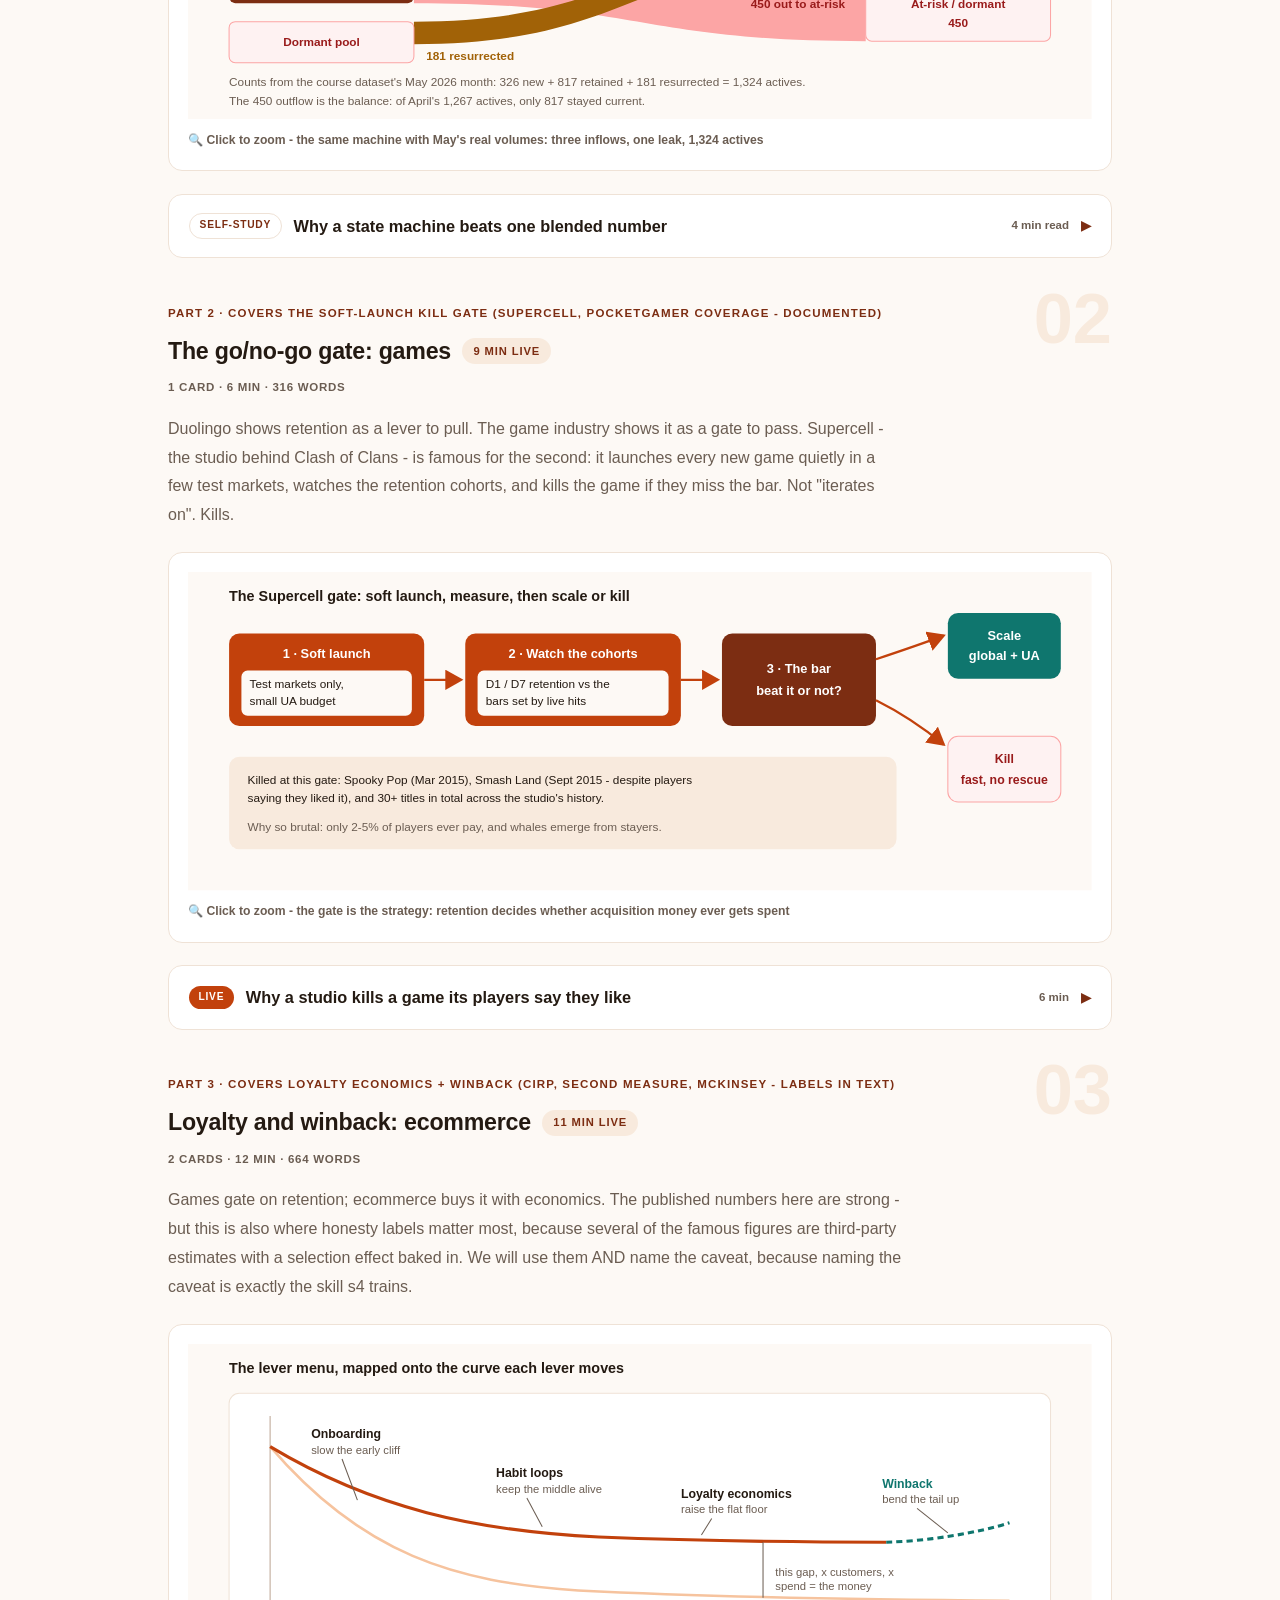
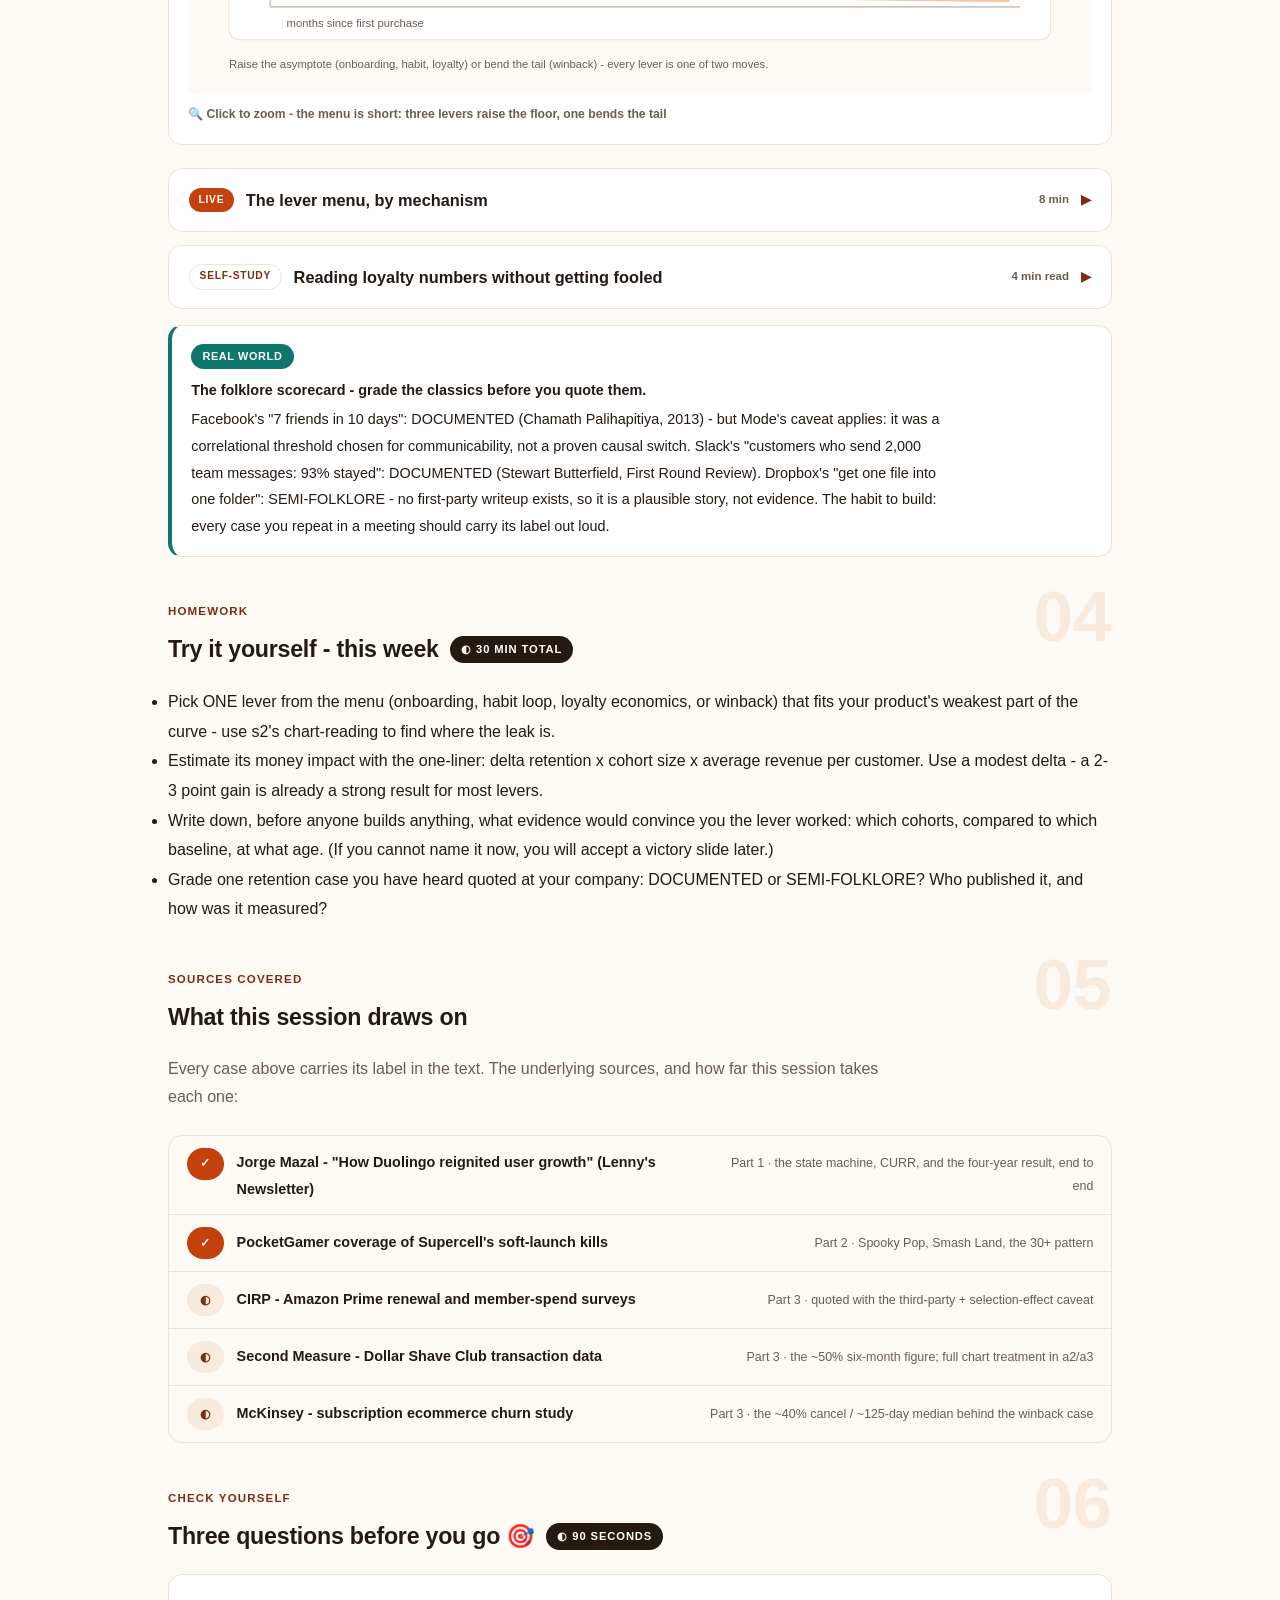
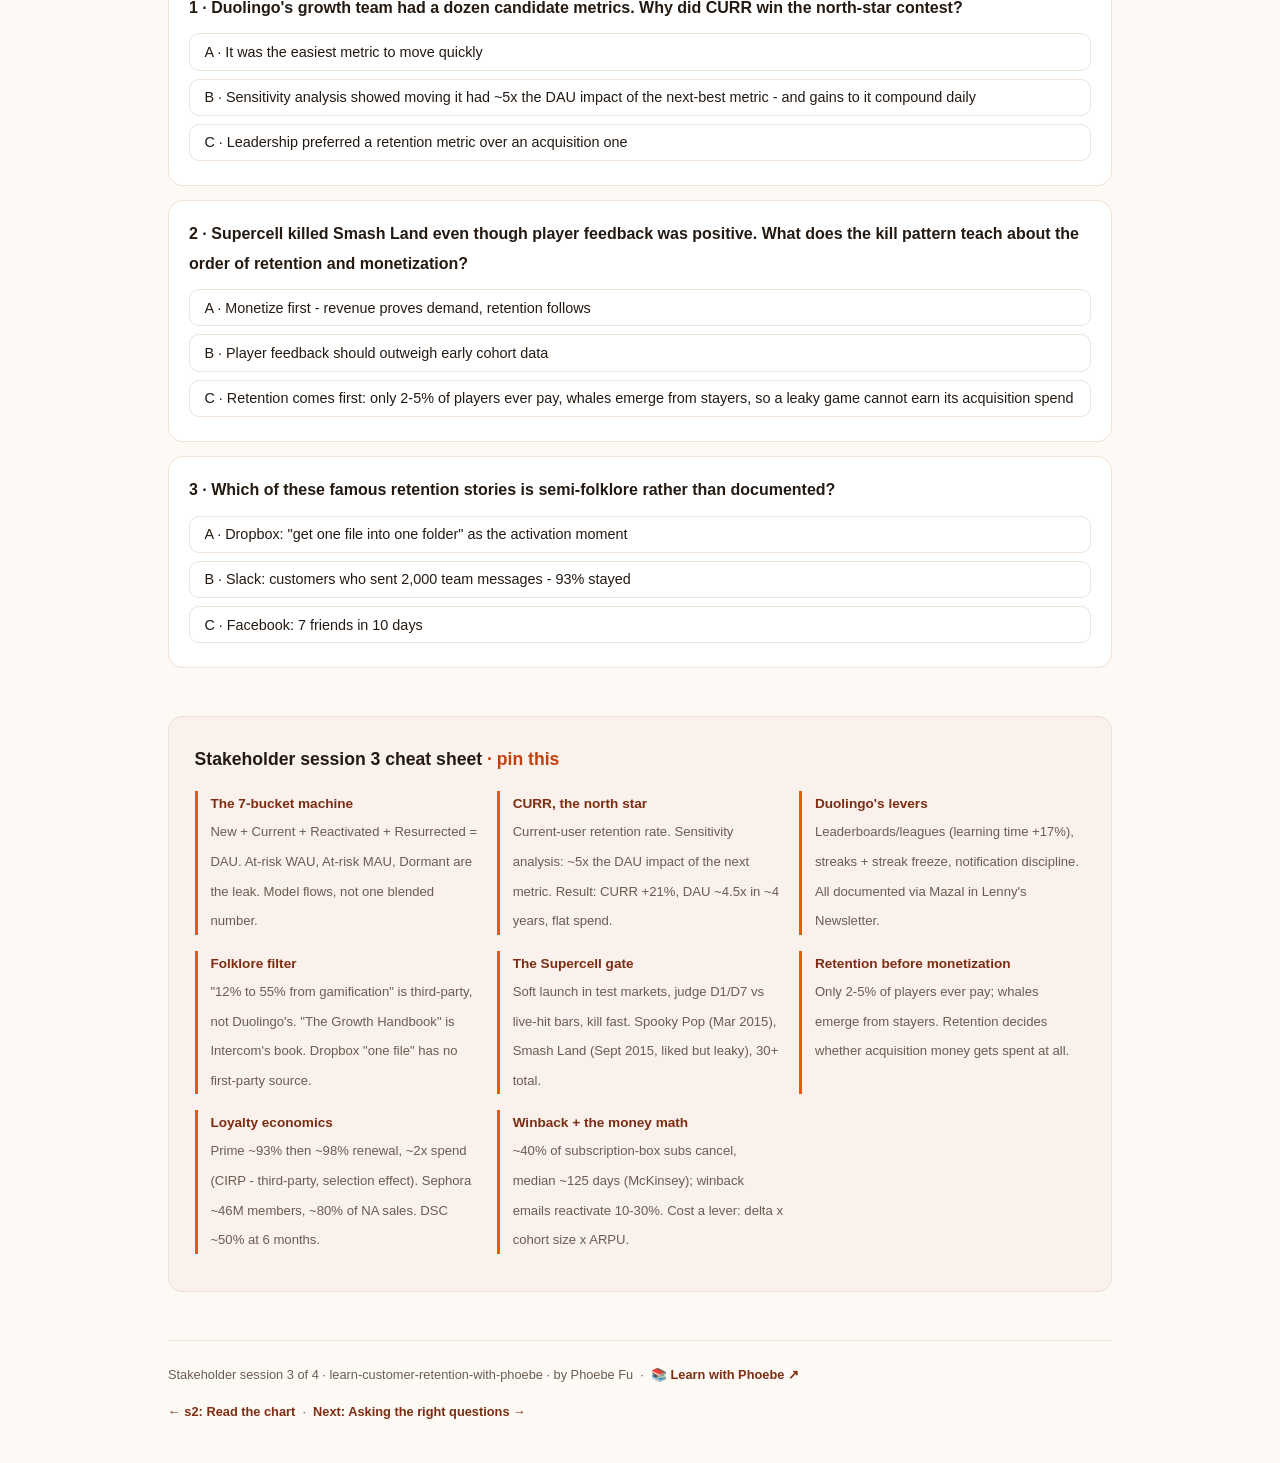
<file: courses/s3-levers-that-move-retention.html>
<!DOCTYPE html>
<html lang="en">
<head>
<meta charset="UTF-8">
<meta name="viewport" content="width=device-width, initial-scale=1.0">
<!-- social:start -->
<meta name="description" content="Stakeholder session 3 of 4. The levers that actually move retention, told through the best-published cases: Duolingo's CURR north star end to end, Supercell's soft-launch kill gate, and the loyalty and winback economics of Prime, Sephora, and Dollar Shave Club - every story carrying its honesty label.">
<meta property="og:type" content="article">
<meta property="og:site_name" content="Learn with Phoebe">
<meta property="og:title" content="Levers that move retention - learn customer retention with phoebe">
<meta property="og:description" content="Stakeholder session 3 of 4. Duolingo's growth state machine and CURR, Supercell's kill gate, loyalty and winback economics - the folklore-checked lever menu.">
<meta property="og:url" content="https://phoebefu6.github.io/learn-customer-retention-with-phoebe/courses/s3-levers-that-move-retention.html">
<meta property="og:image" content="https://phoebefu6.github.io/learn-customer-retention-with-phoebe/assets/og-cover.png">
<meta property="og:image:width" content="1200">
<meta property="og:image:height" content="630">
<meta name="twitter:card" content="summary_large_image">
<meta name="twitter:title" content="Levers that move retention - learn customer retention with phoebe">
<meta name="twitter:description" content="Duolingo's growth state machine and CURR, Supercell's kill gate, loyalty and winback economics - the folklore-checked lever menu.">
<meta name="twitter:image" content="https://phoebefu6.github.io/learn-customer-retention-with-phoebe/assets/og-cover.png">
<!-- social:end -->
<title>Stakeholder session 3 · Levers that move retention - learn customer retention with phoebe</title>
<link rel="stylesheet" href="../assets/style.css?v=22">
</head>
<body>

<div class="toolbar">
  <div class="wrap">
    <span class="crumb"><a href="../index.html">learn-customer-retention-with-phoebe</a> / Stakeholder session 3 of 4</span>
    <button class="btn" id="toggle-all" type="button">Expand all</button>
    <button class="btn primary" id="zoom-toggle" type="button">Projector zoom: off</button>
  </div>
</div>

<header class="masthead">
  <div class="wrap">
    <div class="eyebrow">Learn Customer Retention with Phoebe · Stakeholder track · Session 3 of 4</div>
    <h1>Levers that <span class="accent">move retention</span></h1>
    <p class="sub">Sessions 1 and 2 taught you why retention is the money metric and how to read the charts. Today is the fun part: what actually moves the number. We walk the best-published case in the industry end to end - Duolingo's four-year climb - then visit the studio that kills its own games for missing a retention bar, and finish with the loyalty and winback economics of ecommerce. Every story on this page carries an honesty label, because retention lore is full of numbers nobody can source.</p>
    <div class="chip-row">
      <span class="chip level">🟡 Stakeholder track</span>
      <span class="chip audience">Leaders · PMs · no code</span>
      <span class="chip audience">Case studies, folklore-checked</span>
      <span class="chip time">45 min</span>
    </div>
    <div class="agenda">
      <span class="a1" style="flex:1">0-3 · Welcome</span>
      <span class="a2" style="flex:4">3-20 · Duolingo end to end</span>
      <span class="a3" style="flex:5">20-40 · More levers</span>
      <span class="a4" style="flex:1">40-45 · Q&amp;A</span>
    </div>
  </div>
</header>

<main class="wrap">

  <!-- ============ INTRO ============ -->
  <section class="section" id="intro">
    <div class="section-kicker">
      <span class="klabel">Part 0</span>
      <h2>Where this session sits</h2>
    </div>
    <p class="lede">Four stakeholder sessions, no code, one goal: make you the person in the room who asks the right retention questions. s1 made the money case, s2 taught you to read the cohort chart. Today is the lever menu - what teams actually pull, with the published evidence for each pull. s4 closes the loop with the questions to ask your data analyst. One standard holds throughout - the same one worth enforcing in your own meetings: a case only counts if you can say who published it and how it was measured. The labels DOCUMENTED and SEMI-FOLKLORE appear next to every story, and learning to demand those labels is half of today's value.</p>
    <div class="legend">
      <span class="pill solid">Live - presented in session</span>
      <span class="pill light">Self-study - read after class</span>
      <span class="pill peach">✓ Documented vs ~ folklore - every case is labeled</span>
      <span class="pill inkpill">Sources covered</span>
    </div>
    <div class="callout win">
      <strong>★ What you walk out with today</strong>
      Duolingo's growth state machine and why one metric (CURR) beat every other candidate, the Supercell kill gate and what it says about retention versus monetization order, a lever menu sorted by which part of the retention curve each lever moves, and a folklore scorecard so you can tell a documented case from a conference legend in ten seconds.
    </div>
  </section>

  <!-- ============ PART 1: DUOLINGO ============ -->
  <section class="section" id="duolingo">
    <div class="section-kicker">
      <span class="klabel">Part 1 · covers the Duolingo CURR case (Jorge Mazal, Lenny's Newsletter - DOCUMENTED)</span>
      <h2>Duolingo: the best-published retention case <span class="tag concept">17 min live</span></h2>
    </div>
    <p class="lede">Most retention stories are one sentence and a suspiciously round number. Duolingo's is different: Jorge Mazal, the former Chief Product Officer, wrote the whole playbook up in Lenny's Newsletter - the model, the metric contest, the levers, the results. It starts with a decision that sounds boring and turns out to be everything: <strong>stop treating users as one blended pool, and model them as a state machine</strong>. Seven buckets, and every user is in exactly one.</p>

    <figure class="zoomable">
      <svg viewBox="0 0 880 400" xmlns="http://www.w3.org/2000/svg" role="img" aria-label="Duolingo's seven-bucket growth state machine. Four states count into DAU: New, Current, Reactivated, and Resurrected. Three states leak out of DAU: At-risk WAU, At-risk MAU, and Dormant. Arrows show users flowing from New into Current, leaking from Current into the at-risk states and Dormant, and returning as Reactivated or Resurrected. The highlighted self-loop on Current is CURR, the current-user retention rate that became the north star.">
        <style>
          .s3smT { font: 700 14px Inter, sans-serif; fill: #241A12; }
          .s3smH { font: 600 11px Inter, sans-serif; fill: #6B5D52; }
          .s3smW { font: 700 12px Inter, sans-serif; fill: #FFFFFF; }
          .s3smC { font: 700 12px Inter, sans-serif; fill: #241A12; }
          .s3smR { font: 700 12px Inter, sans-serif; fill: #991B1B; }
          .s3smG { font: 700 12px Inter, sans-serif; fill: #0F766E; }
          .s3smN { font: 400 11.5px Inter, sans-serif; fill: #6B5D52; }
          .s3smF { stroke: #C2410C; stroke-width: 2.2; fill: none; marker-end: url(#s3smAf); }
          .s3smL { stroke: #991B1B; stroke-width: 2.2; fill: none; marker-end: url(#s3smAl); }
          .s3smB { stroke: #0F766E; stroke-width: 2.2; fill: none; stroke-dasharray: 6 4; marker-end: url(#s3smAb); }
        </style>
        <defs>
          <marker id="s3smAf" markerWidth="9" markerHeight="9" refX="7" refY="4.5" orient="auto"><path d="M0,0 L8,4.5 L0,9 z" fill="#C2410C"/></marker>
          <marker id="s3smAl" markerWidth="9" markerHeight="9" refX="7" refY="4.5" orient="auto"><path d="M0,0 L8,4.5 L0,9 z" fill="#991B1B"/></marker>
          <marker id="s3smAb" markerWidth="9" markerHeight="9" refX="7" refY="4.5" orient="auto"><path d="M0,0 L8,4.5 L0,9 z" fill="#0F766E"/></marker>
        </defs>
        <rect x="0" y="0" width="880" height="400" fill="#FDF9F5"/>
        <text class="s3smT" x="40" y="28">The 7-bucket growth state machine: four buckets fill DAU, three states leak</text>

        <rect x="40" y="52" width="430" height="250" rx="12" fill="#F8EADD"/>
        <text class="s3smH" x="58" y="74">Counted in today's DAU</text>

        <rect x="62" y="92" width="130" height="40" rx="8" fill="#E06A2E"/>
        <text class="s3smW" x="127" y="117" text-anchor="middle">New</text>

        <rect x="280" y="92" width="170" height="56" rx="8" fill="#7C2D12"/>
        <text class="s3smW" x="365" y="126" text-anchor="middle">Current</text>

        <rect x="62" y="190" width="130" height="40" rx="8" fill="#EE9A66"/>
        <text class="s3smC" x="127" y="215" text-anchor="middle">Reactivated</text>

        <rect x="62" y="248" width="130" height="40" rx="8" fill="#F6C39E"/>
        <text class="s3smC" x="127" y="273" text-anchor="middle">Resurrected</text>

        <path class="s3smF" d="M192,112 L274,112"/>
        <path class="s3smF" d="M192,210 C240,210 270,180 296,152"/>
        <path class="s3smF" d="M192,268 C260,268 300,205 328,152"/>

        <path class="s3smB" d="M330,92 C330,62 400,62 398,88"/>
        <text class="s3smG" x="478" y="66">CURR - the north star</text>
        <text class="s3smN" x="478" y="82">Current users who stay Current</text>

        <text class="s3smH" x="660" y="60">Leaking out of DAU</text>
        <rect x="660" y="70" width="170" height="44" rx="8" fill="#FEF2F2" stroke="#FCA5A5"/>
        <text class="s3smR" x="745" y="97" text-anchor="middle">At-risk WAU</text>
        <rect x="660" y="150" width="170" height="44" rx="8" fill="#FEF2F2" stroke="#FCA5A5"/>
        <text class="s3smR" x="745" y="177" text-anchor="middle">At-risk MAU</text>
        <rect x="660" y="230" width="170" height="44" rx="8" fill="#FEF2F2" stroke="#FCA5A5"/>
        <text class="s3smR" x="745" y="257" text-anchor="middle">Dormant</text>

        <path class="s3smL" d="M450,110 C540,110 600,96 654,92"/>
        <path class="s3smL" d="M745,114 L745,146"/>
        <path class="s3smL" d="M745,194 L745,226"/>

        <path class="s3smB" d="M660,110 C540,180 380,212 198,211"/>
        <path class="s3smB" d="M660,262 C500,292 350,286 198,271"/>

        <text class="s3smN" x="40" y="336">Dark red arrows are the leak; dashed teal arrows are the comebacks (Reactivated, Resurrected).</text>
        <text class="s3smN" x="40" y="358">Sensitivity analysis ranked every arrow: moving CURR had ~5x the DAU impact of the next-best metric.</text>
      </svg>
      <figcaption>🔍 Click to zoom - seven buckets, one highlighted loop: keep Current users Current and everything downstream compounds</figcaption>
    </figure>

    <details class="card" open>
      <summary><span class="mode live">Live</span>Walk the machine: seven buckets, one loop that matters<span class="mini">7 min</span><span class="caret">▶</span></summary>
      <div class="body">
        <p>Every Duolingo user sits in exactly one bucket on any given day. Four buckets are active today and sum to DAU: <strong>New</strong> (first day ever), <strong>Current</strong> (active today and recently active), <strong>Reactivated</strong> (back after a short absence), and <strong>Resurrected</strong> (back after a long absence, 30+ days away). Three states are the leak: <strong>At-risk WAU</strong> (slipping this week), <strong>At-risk MAU</strong> (gone for weeks), and <strong>Dormant</strong> (gone a month or more). Users flow along the arrows every day.</p>
        <ul>
          <li><strong>Why this beats "our retention is 34%":</strong> a single blended number cannot tell you where the leak is. The machine can - it shows exactly which arrow is too thick and which comeback arrow is too thin.</li>
          <li><strong>The metric contest:</strong> the growth team ran a sensitivity analysis - nudge each transition rate, watch what happens to DAU. One rate crushed the field: <strong>CURR, the current-user retention rate</strong> (the self-loop on Current). Moving it had roughly <strong>5x the DAU impact of the next-best metric</strong>. It became the north star not by opinion but by arithmetic.</li>
          <li><strong>Why CURR wins mechanically:</strong> Current is the biggest bucket, and a user kept Current today is exposed to being kept again tomorrow. Small gains to the self-loop compound daily. Reactivation flows, by contrast, act on smaller populations and only once per lapse.</li>
          <li><strong>The result:</strong> about four years of focused work later, <strong>CURR was up 21% and DAU roughly 4.5x - with acquisition spend flat</strong>. Nobody bought that growth. They kept it.</li>
        </ul>
        <p>The levers behind those four years, per Mazal: <strong>leaderboards and leagues</strong> (a documented +17% lift in learning time), <strong>streaks with the streak freeze</strong> (the habit loop, plus forgiveness so one missed day does not destroy the habit), and <strong>notification discipline</strong> (fewer, smarter pushes rather than more).</p>
        <div class="callout tip">
          <strong>Folklore flag on this very case 🚩</strong>
          Two things circulate about Duolingo that are NOT first-party. The "gamification took retention from 12% to 55%" stat comes from third-party blog posts, not from Duolingo - Mazal's writeup never says it, so leave it out of your decks. And "The Growth Handbook" often cited as Duolingo's playbook is actually Intercom's book. The documented case is impressive enough; it does not need the legends.
        </div>
      </div>
    </details>

    <p class="lede">The machine above names the states; the chart below runs one real month of this course's dataset through it, every flow sized to its count.</p>

    <figure class="zoomable">
      <svg viewBox="0 0 880 380" xmlns="http://www.w3.org/2000/svg" role="img" aria-label="Flow diagram of one month of lifecycle movements using the course dataset's May 2026 numbers. From the left, 326 new customers flow in, 817 of April's 1,267 current customers stay current, and 181 return from the dormant pool as resurrected, together making 1,324 May actives. The remaining 450 of April's base flow out to at-risk and dormant.">
        <style>
          .s3flT { font: 700 14px Inter, sans-serif; fill: #241A12; }
          .s3flH { font: 600 11px Inter, sans-serif; fill: #6B5D52; }
          .s3flW { font: 700 12px Inter, sans-serif; fill: #FFFFFF; }
          .s3flC { font: 700 11.5px Inter, sans-serif; fill: #FFFFFF; }
          .s3flI { font: 700 12px Inter, sans-serif; fill: #241A12; }
          .s3flR { font: 700 11.5px Inter, sans-serif; fill: #991B1B; }
          .s3flZ { font: 700 11.5px Inter, sans-serif; fill: #A16207; }
          .s3flN { font: 400 11.5px Inter, sans-serif; fill: #6B5D52; }
        </style>
        <rect x="0" y="0" width="880" height="380" fill="#FDF9F5"/>
        <text class="s3flT" x="40" y="28">One month's volumes through the machine: May 2026</text>

        <text class="s3flH" x="40" y="52">April: where they were</text>
        <text class="s3flH" x="840" y="52" text-anchor="end">May: where they land</text>

        <path d="M220,60 L660,60 L660,99 L220,99 Z" fill="#C2410C" fill-opacity="0.85"/>
        <path d="M220,115 C440,115 440,99 660,99 L660,197 C440,197 440,213 220,213 Z" fill="#0D9488"/>
        <path d="M220,213 C440,213 440,250 660,250 L660,304 C440,304 440,267 220,267 Z" fill="#FCA5A5"/>
        <path d="M220,285 C440,285 440,197 660,197 L660,219 C440,219 440,307 220,307 Z" fill="#A16207"/>

        <text class="s3flC" x="430" y="84" text-anchor="middle">326 new in</text>
        <text class="s3flC" x="430" y="152" text-anchor="middle">817 stay current</text>
        <text class="s3flR" x="640" y="272" text-anchor="end">450 out to at-risk</text>
        <text class="s3flZ" x="232" y="322">181 resurrected</text>

        <rect x="40" y="60" width="180" height="39" rx="6" fill="#C2410C"/>
        <text class="s3flW" x="130" y="84" text-anchor="middle">New in May</text>
        <rect x="40" y="115" width="180" height="152" rx="6" fill="#7C2D12"/>
        <text class="s3flW" x="130" y="182" text-anchor="middle">Current base (Apr)</text>
        <text class="s3flW" x="130" y="200" text-anchor="middle">1,267</text>
        <rect x="40" y="285" width="180" height="40" rx="6" fill="#FEF2F2" stroke="#FCA5A5"/>
        <text class="s3flR" x="130" y="309" text-anchor="middle">Dormant pool</text>

        <rect x="660" y="60" width="180" height="159" rx="6" fill="#F8EADD"/>
        <text class="s3flI" x="750" y="131" text-anchor="middle">Active in May</text>
        <text class="s3flI" x="750" y="149" text-anchor="middle">1,324</text>
        <rect x="660" y="250" width="180" height="54" rx="6" fill="#FEF2F2" stroke="#FCA5A5"/>
        <text class="s3flR" x="750" y="272" text-anchor="middle">At-risk / dormant</text>
        <text class="s3flR" x="750" y="290" text-anchor="middle">450</text>

        <text class="s3flN" x="40" y="348">Counts from the course dataset's May 2026 month: 326 new + 817 retained + 181 resurrected = 1,324 actives.</text>
        <text class="s3flN" x="40" y="366">The 450 outflow is the balance: of April's 1,267 actives, only 817 stayed current.</text>
      </svg>
      <figcaption>🔍 Click to zoom - the same machine with May's real volumes: three inflows, one leak, 1,324 actives</figcaption>
    </figure>

    <details class="card">
      <summary><span class="mode self">Self-study</span>Why a state machine beats one blended number<span class="mini">4 min read</span><span class="caret">▶</span></summary>
      <div class="body">
        <p>Imagine your product reports "monthly retention: 34%" and it dips to 32%. What do you do? You genuinely cannot answer - the blended number mixes brand-new users, loyal regulars, and returners, and each responds to different levers. The state machine splits the one number into named flows, and that buys you three things:</p>
        <ul>
          <li><strong>Diagnosis:</strong> a DAU dip decomposes into "the New inflow slowed" (a marketing problem) versus "the Current self-loop weakened" (a product problem) versus "comebacks dried up" (a winback problem). Three different owners, three different fixes.</li>
          <li><strong>Prioritization:</strong> once flows are separate you can rank them by impact, which is exactly the sensitivity analysis that crowned CURR. A blended metric cannot be ranked against itself.</li>
          <li><strong>Honest targets:</strong> each team owns one arrow. The winback team is not blamed for an onboarding leak, and nobody claims credit for a mix shift (s4 shows you how that trick works).</li>
        </ul>
        <p>You do not need Duolingo's scale to use this. Amplitude's lifecycle framing - every active user is new, current, or resurrected; every loss is churn - is the same idea, available in most analytics tools your team already runs.</p>
      </div>
    </details>
  </section>

  <!-- ============ PART 2: SUPERCELL ============ -->
  <section class="section" id="supercell">
    <div class="section-kicker">
      <span class="klabel">Part 2 · covers the soft-launch kill gate (Supercell, PocketGamer coverage - DOCUMENTED)</span>
      <h2>The go/no-go gate: games <span class="tag concept">9 min live</span></h2>
    </div>
    <p class="lede">Duolingo shows retention as a lever to pull. The game industry shows it as a gate to pass. Supercell - the studio behind Clash of Clans - is famous for the second: it launches every new game quietly in a few test markets, watches the retention cohorts, and kills the game if they miss the bar. Not "iterates on". Kills.</p>

    <figure class="zoomable">
      <svg viewBox="0 0 880 310" xmlns="http://www.w3.org/2000/svg" role="img" aria-label="The Supercell soft-launch gate as a flow: soft launch in test markets, then watch D1 and D7 cohort retention against the bars set by live hit games, then a decision node that leads either up to scale with a global launch or down to killing the title. A note lists Spooky Pop and Smash Land among more than thirty killed titles.">
        <style>
          .s3gtT { font: 700 14px Inter, sans-serif; fill: #241A12; }
          .s3gtH { font: 700 12.5px Inter, sans-serif; fill: #FFFFFF; }
          .s3gtB { font: 400 11.5px Inter, sans-serif; fill: #241A12; }
          .s3gtM { font: 400 11.5px Inter, sans-serif; fill: #6B5D52; }
          .s3gtR { font: 700 12px Inter, sans-serif; fill: #991B1B; }
          .s3gtA { stroke: #C2410C; stroke-width: 2.2; fill: none; marker-end: url(#s3gtArr); }
        </style>
        <defs>
          <marker id="s3gtArr" markerWidth="9" markerHeight="9" refX="7" refY="4.5" orient="auto"><path d="M0,0 L8,4.5 L0,9 z" fill="#C2410C"/></marker>
        </defs>
        <rect x="0" y="0" width="880" height="310" fill="#FDF9F5"/>
        <text class="s3gtT" x="40" y="28">The Supercell gate: soft launch, measure, then scale or kill</text>

        <rect x="40" y="60" width="190" height="90" rx="10" fill="#C2410C"/>
        <text class="s3gtH" x="135" y="84" text-anchor="middle">1 · Soft launch</text>
        <rect x="52" y="96" width="166" height="44" rx="6" fill="#FDF9F5"/>
        <text class="s3gtB" x="60" y="113">Test markets only,</text>
        <text class="s3gtB" x="60" y="130">small UA budget</text>

        <rect x="270" y="60" width="210" height="90" rx="10" fill="#C2410C"/>
        <text class="s3gtH" x="375" y="84" text-anchor="middle">2 · Watch the cohorts</text>
        <rect x="282" y="96" width="186" height="44" rx="6" fill="#FDF9F5"/>
        <text class="s3gtB" x="290" y="113">D1 / D7 retention vs the</text>
        <text class="s3gtB" x="290" y="130">bars set by live hits</text>

        <rect x="520" y="60" width="150" height="90" rx="10" fill="#7C2D12"/>
        <text class="s3gtH" x="595" y="98" text-anchor="middle">3 · The bar</text>
        <text class="s3gtH" x="595" y="120" text-anchor="middle">beat it or not?</text>

        <path class="s3gtA" d="M230,105 L266,105"/>
        <path class="s3gtA" d="M480,105 L516,105"/>
        <path class="s3gtA" d="M670,85 C700,75 720,68 736,62"/>
        <path class="s3gtA" d="M670,125 C700,140 720,155 736,168"/>

        <rect x="740" y="40" width="110" height="64" rx="10" fill="#0F766E"/>
        <text class="s3gtH" x="795" y="66" text-anchor="middle">Scale</text>
        <text class="s3gtH" x="795" y="86" text-anchor="middle">global + UA</text>

        <rect x="740" y="160" width="110" height="64" rx="10" fill="#FEF2F2" stroke="#FCA5A5"/>
        <text class="s3gtR" x="795" y="186" text-anchor="middle">Kill</text>
        <text class="s3gtR" x="795" y="206" text-anchor="middle">fast, no rescue</text>

        <rect x="40" y="180" width="650" height="90" rx="10" fill="#F8EADD"/>
        <text class="s3gtB" x="58" y="206">Killed at this gate: Spooky Pop (Mar 2015), Smash Land (Sept 2015 - despite players</text>
        <text class="s3gtB" x="58" y="224">saying they liked it), and 30+ titles in total across the studio's history.</text>
        <text class="s3gtM" x="58" y="252">Why so brutal: only 2-5% of players ever pay, and whales emerge from stayers.</text>
      </svg>
      <figcaption>🔍 Click to zoom - the gate is the strategy: retention decides whether acquisition money ever gets spent</figcaption>
    </figure>

    <details class="card">
      <summary><span class="mode live">Live</span>Why a studio kills a game its players say they like<span class="mini">6 min</span><span class="caret">▶</span></summary>
      <div class="body">
        <p><strong>Spooky Pop</strong> died in March 2015. <strong>Smash Land</strong> died in September 2015 - and the team openly noted that player feedback was positive. Across its history Supercell has killed <strong>30+ titles</strong> this way, against a handful it has ever shipped globally. The pattern, as covered by PocketGamer and the studio's own communications, is always the same: soft launch in small test markets, judge the retention cohorts against the bars set by the live hits, and kill fast when the bar is missed.</p>
        <ul>
          <li><strong>Feedback is not behavior.</strong> Players said nice things about Smash Land and then did not come back. The cohort table saw what the reviews could not. When words and retention curves disagree, believe the curves.</li>
          <li><strong>Retention gates UA spend.</strong> Free-to-play economics are ruthless: only <strong>2-5% of players ever pay</strong>, and the big spenders emerge over months from the pool of people who stayed. Pour acquisition money into a leaky game and you are renting traffic that leaves before it can pay - the leaky bucket from s1, at industrial scale.</li>
          <li><strong>The order is fixed: retention first, monetization second.</strong> A game that retains can always be monetized later. A game that monetizes early but leaks cannot be saved by more spend - the arithmetic only gets worse as you scale it.</li>
          <li><strong>The stakeholder lesson travels.</strong> You may never kill a product, but every launch decision has the same shape: is the cohort evidence above the bar we set BEFORE we looked? If your organization has no pre-agreed bar, the launch decision will be made by whoever tells the best story.</li>
        </ul>
        <div class="callout example">
          <span class="ex-pill">Real world</span>
          <p><strong>DOCUMENTED, and worth copying at any scale.</strong> An ecommerce equivalent: pilot the new subscription box in two cities, pre-commit the repeat-purchase bar it must clear by day 90, and let the cohort table - not the pilot team's enthusiasm - make the rollout call. The discipline is the transferable part, not the genre.</p>
        </div>
      </div>
    </details>
  </section>

  <!-- ============ PART 3: LOYALTY & WINBACK ============ -->
  <section class="section" id="loyalty">
    <div class="section-kicker">
      <span class="klabel">Part 3 · covers loyalty economics + winback (CIRP, Second Measure, McKinsey - labels in text)</span>
      <h2>Loyalty and winback: ecommerce <span class="tag concept">11 min live</span></h2>
    </div>
    <p class="lede">Games gate on retention; ecommerce buys it with economics. The published numbers here are strong - but this is also where honesty labels matter most, because several of the famous figures are third-party estimates with a selection effect baked in. We will use them AND name the caveat, because naming the caveat is exactly the skill s4 trains.</p>

    <figure class="zoomable">
      <svg viewBox="0 0 880 340" xmlns="http://www.w3.org/2000/svg" role="img" aria-label="A retention curve with the lever menu mapped onto it. A pale baseline curve slides toward zero. A stronger curve sits above it: onboarding slows the early cliff, habit loops hold the middle, loyalty economics raise the flat floor, and a dashed winback segment bends the tail upward at the end. The gap between the two curves is labeled as the money.">
        <style>
          .s3lvT { font: 700 14px Inter, sans-serif; fill: #241A12; }
          .s3lvH { font: 700 12px Inter, sans-serif; fill: #241A12; }
          .s3lvG { font: 700 12px Inter, sans-serif; fill: #0F766E; }
          .s3lvB { font: 400 11px Inter, sans-serif; fill: #6B5D52; }
          .s3lvAx { stroke: #D3C4B8; stroke-width: 1.5; }
          .s3lvLd { stroke: #6B5D52; stroke-width: 1; fill: none; }
        </style>
        <rect x="0" y="0" width="880" height="340" fill="#FDF9F5"/>
        <text class="s3lvT" x="40" y="28">The lever menu, mapped onto the curve each lever moves</text>

        <rect x="40" y="48" width="800" height="240" rx="10" fill="#FFFFFF" stroke="#EFE2D6"/>
        <line class="s3lvAx" x1="80" y1="256" x2="810" y2="256"/>
        <line class="s3lvAx" x1="80" y1="70" x2="80" y2="256"/>

        <path d="M80,100 C170,205 260,232 380,240 C520,247 660,249 800,250" fill="none" stroke="#F6C39E" stroke-width="2.5"/>
        <path d="M80,100 C180,160 280,182 400,188 C500,192 580,193 680,193" fill="none" stroke="#C2410C" stroke-width="3"/>
        <path d="M680,193 C720,192 770,184 800,174" fill="none" stroke="#0F766E" stroke-width="3" stroke-dasharray="6 4"/>

        <line class="s3lvLd" x1="560" y1="193" x2="560" y2="247"/>
        <text class="s3lvB" x="572" y="226">this gap, x customers, x</text>
        <text class="s3lvB" x="572" y="240">spend = the money</text>

        <text class="s3lvH" x="120" y="92">Onboarding</text>
        <text class="s3lvB" x="120" y="107">slow the early cliff</text>
        <line class="s3lvLd" x1="150" y1="112" x2="165" y2="152"/>

        <text class="s3lvH" x="300" y="130">Habit loops</text>
        <text class="s3lvB" x="300" y="145">keep the middle alive</text>
        <line class="s3lvLd" x1="330" y1="150" x2="345" y2="178"/>

        <text class="s3lvH" x="480" y="150">Loyalty economics</text>
        <text class="s3lvB" x="480" y="165">raise the flat floor</text>
        <line class="s3lvLd" x1="510" y1="170" x2="500" y2="186"/>

        <text class="s3lvG" x="676" y="140">Winback</text>
        <text class="s3lvB" x="676" y="155">bend the tail up</text>
        <line class="s3lvLd" x1="710" y1="160" x2="740" y2="184"/>

        <text class="s3lvB" x="96" y="276">months since first purchase</text>
        <text class="s3lvB" x="40" y="316">Raise the asymptote (onboarding, habit, loyalty) or bend the tail (winback) - every lever is one of two moves.</text>
      </svg>
      <figcaption>🔍 Click to zoom - the menu is short: three levers raise the floor, one bends the tail</figcaption>
    </figure>

    <details class="card">
      <summary><span class="mode live">Live</span>The lever menu, by mechanism<span class="mini">8 min</span><span class="caret">▶</span></summary>
      <div class="body">
        <p>Every retention lever ever proposed does one of two things to the curve: <strong>raise the asymptote</strong> (get more of each cohort into the durable core) or <strong>bend the tail up</strong> (bring the churned back). Sort the famous cases by mechanism and the menu writes itself:</p>
        <ul>
          <li><strong>Raise the asymptote - onboarding:</strong> get new customers to the core value fast, before the early cliff takes them. Duolingo's first-session design and streak seeding are this lever; so is a first-order-to-second-order nudge in ecommerce.</li>
          <li><strong>Raise the asymptote - habit loops:</strong> streaks, leagues, replenishment reminders - anything that gives the product a natural revisit rhythm. Duolingo's +17% learning-time lift from leaderboards lives here. DOCUMENTED.</li>
          <li><strong>Raise the asymptote - loyalty economics:</strong> make staying financially rational. <strong>Amazon Prime</strong> renews at roughly 93% after year one and about 98% after year two, and members spend about 2x what non-members do - per CIRP, which is a THIRD-PARTY survey, and partly a selection effect: the heaviest shoppers are exactly who joins Prime. Quote it, and quote the caveat. <strong>Sephora Beauty Insider</strong>: about 46M members driving roughly 80% of North America sales. <strong>Dollar Shave Club</strong>: about 50% six-month retention in Second Measure's transaction data - category-leading, and the durability story behind its $1B acquisition.</li>
          <li><strong>Bend the tail - winback:</strong> the only lever that acts on people already gone. McKinsey pegs subscription-box reality at about <strong>40% of subscribers cancelling</strong>, with a median lifetime around <strong>125 days</strong> - so a winback motion is not optional in that business. Realistic winback email reactivation runs <strong>10-30%</strong>. Not a miracle, but applied to a large churned pool it is real money.</li>
        </ul>
        <div class="callout tip">
          <strong>How to cost a lever in one line</strong>
          Money impact = delta retention x cohort size x average revenue per customer. A 3-point retention gain on a 10,000-customer monthly cohort is 300 extra retained customers - multiply by what a retained customer spends and you have the number that belongs in the business case. s4 makes this your standard demand for every readout.
        </div>
      </div>
    </details>

    <details class="card">
      <summary><span class="mode self">Self-study</span>Reading loyalty numbers without getting fooled<span class="mini">4 min read</span><span class="caret">▶</span></summary>
      <div class="body">
        <p>The Prime caveat deserves its own card, because it is the single most useful skeptical habit in loyalty analytics. "Members spend 2x" is true AND mostly not caused by the membership - people who already shop constantly are the ones who buy the membership. Three questions to ask of any loyalty stat:</p>
        <ul>
          <li><strong>Who measured it?</strong> First-party disclosure, third-party panel (CIRP, Second Measure), or a conference slide? Each is a different grade of evidence. CIRP is survey-based estimates; Second Measure is transaction data - stronger.</li>
          <li><strong>Selection or causation?</strong> Did the program make members loyal, or did loyal customers join the program? Usually both; the honest answer is "we cannot fully split them without an experiment".</li>
          <li><strong>Would we act differently either way?</strong> Often yes: a program that merely identifies your best customers is still worth having - but you should not project the 2x spend gap onto marginal joiners in the business case.</li>
        </ul>
        <figure class="zoomable">
          <svg viewBox="0 0 880 330" xmlns="http://www.w3.org/2000/svg" role="img" aria-label="The Prime 2x spend gap decomposed. Left panel: two bars from CIRP's survey, non-members at roughly x dollars per year and members at roughly twice that. Right panel: two mechanism boxes both pointing at the same observed gap - selection, where the heaviest shoppers are exactly who joins, and causation, where perks and shipping make members spend more. A note says only an experiment can split the two, so the full 2x should never be projected onto marginal joiners.">
            <style>
              .s3prT { font: 700 14px Inter, sans-serif; fill: #241A12; }
              .s3prH { font: 700 12px Inter, sans-serif; fill: #241A12; }
              .s3prW { font: 700 11.5px Inter, sans-serif; fill: #FFFFFF; }
              .s3prWs { font: 400 11px Inter, sans-serif; fill: #FFFFFF; }
              .s3prB { font: 400 11px Inter, sans-serif; fill: #241A12; }
              .s3prN { font: 400 11px Inter, sans-serif; fill: #6B5D52; }
              .s3prR { font: 700 11px Inter, sans-serif; fill: #991B1B; }
              .s3prAx { stroke: #D3C4B8; stroke-width: 1.5; }
              .s3prA { stroke: #C2410C; stroke-width: 2.2; fill: none; marker-end: url(#s3prArr); }
            </style>
            <defs>
              <marker id="s3prArr" markerWidth="9" markerHeight="9" refX="7" refY="4.5" orient="auto"><path d="M0,0 L8,4.5 L0,9 z" fill="#C2410C"/></marker>
            </defs>
            <rect x="0" y="0" width="880" height="330" fill="#FDF9F5"/>
            <text class="s3prT" x="40" y="28">The Prime 2x gap: two stories fit the same bars</text>

            <rect x="40" y="48" width="320" height="240" rx="10" fill="#FFFFFF" stroke="#EFE2D6"/>
            <text class="s3prH" x="58" y="74">What CIRP's survey shows</text>
            <line class="s3prAx" x1="70" y1="240" x2="340" y2="240"/>
            <rect x="100" y="170" width="76" height="70" fill="#F6C39E"/>
            <rect x="230" y="100" width="76" height="140" fill="#C2410C"/>
            <text class="s3prB" x="138" y="258" text-anchor="middle">non-members</text>
            <text class="s3prB" x="268" y="258" text-anchor="middle">members ~2x</text>
            <text class="s3prN" x="58" y="280">Third-party survey, not Amazon's disclosure.</text>

            <rect x="400" y="48" width="440" height="240" rx="10" fill="#F8EADD"/>
            <text class="s3prH" x="418" y="74">Two mechanisms hide inside the gap</text>

            <rect x="418" y="90" width="190" height="64" rx="8" fill="#E06A2E"/>
            <text class="s3prW" x="513" y="114" text-anchor="middle">Selection</text>
            <text class="s3prWs" x="513" y="132" text-anchor="middle">heavy shoppers join</text>

            <rect x="418" y="170" width="190" height="64" rx="8" fill="#0F766E"/>
            <text class="s3prW" x="513" y="194" text-anchor="middle">Causation</text>
            <text class="s3prWs" x="513" y="212" text-anchor="middle">perks drive more spend</text>

            <rect x="680" y="126" width="140" height="72" rx="8" fill="#7C2D12"/>
            <text class="s3prW" x="750" y="156" text-anchor="middle">Observed</text>
            <text class="s3prW" x="750" y="174" text-anchor="middle">2x gap</text>

            <path class="s3prA" d="M608,122 C640,128 654,138 676,150"/>
            <path class="s3prA" d="M608,202 C640,196 654,186 676,174"/>

            <text class="s3prR" x="418" y="262">Only an experiment can split them - never project the</text>
            <text class="s3prR" x="418" y="278">full 2x onto marginal joiners in a business case.</text>

            <text class="s3prN" x="40" y="316">Quote the number AND the caveat: a program that merely identifies your best customers is still worth having.</text>
          </svg>
          <figcaption>🔍 Click to zoom - the 2x gap is selection and causation mixed; only an experiment can split them</figcaption>
        </figure>
      </div>
    </details>

    <div class="callout example">
      <span class="ex-pill">Real world</span>
      <p><strong>The folklore scorecard - grade the classics before you quote them.</strong> Facebook's "7 friends in 10 days": DOCUMENTED (Chamath Palihapitiya, 2013) - but Mode's caveat applies: it was a correlational threshold chosen for communicability, not a proven causal switch. Slack's "customers who send 2,000 team messages: 93% stayed": DOCUMENTED (Stewart Butterfield, First Round Review). Dropbox's "get one file into one folder": SEMI-FOLKLORE - no first-party writeup exists, so it is a plausible story, not evidence. The habit to build: every case you repeat in a meeting should carry its label out loud.</p>
    </div>
  </section>

  <!-- ============ HOMEWORK ============ -->
  <section class="section" id="exercise">
    <div class="section-kicker">
      <span class="klabel">Homework</span>
      <h2>Try it yourself - this week <span class="tag exercise">◐ 30 min total</span></h2>
    </div>
    <ul>
      <li>Pick ONE lever from the menu (onboarding, habit loop, loyalty economics, or winback) that fits your product's weakest part of the curve - use s2's chart-reading to find where the leak is.</li>
      <li>Estimate its money impact with the one-liner: delta retention x cohort size x average revenue per customer. Use a modest delta - a 2-3 point gain is already a strong result for most levers.</li>
      <li>Write down, before anyone builds anything, what evidence would convince you the lever worked: which cohorts, compared to which baseline, at what age. (If you cannot name it now, you will accept a victory slide later.)</li>
      <li>Grade one retention case you have heard quoted at your company: DOCUMENTED or SEMI-FOLKLORE? Who published it, and how was it measured?</li>
    </ul>
  </section>

  <!-- ============ SOURCES ============ -->
  <section class="section" id="official">
    <div class="section-kicker">
      <span class="klabel">Sources covered</span>
      <h2>What this session draws on</h2>
    </div>
    <p class="lede">Every case above carries its label in the text. The underlying sources, and how far this session takes each one:</p>
    <div class="covered">
      <div class="covered-row"><span class="status pill solid">✓</span><span class="name">Jorge Mazal - "How Duolingo reignited user growth" (Lenny's Newsletter)</span><span class="note">Part 1 · the state machine, CURR, and the four-year result, end to end</span></div>
      <div class="covered-row"><span class="status pill solid">✓</span><span class="name">PocketGamer coverage of Supercell's soft-launch kills</span><span class="note">Part 2 · Spooky Pop, Smash Land, the 30+ pattern</span></div>
      <div class="covered-row"><span class="status pill light">◐</span><span class="name">CIRP - Amazon Prime renewal and member-spend surveys</span><span class="note">Part 3 · quoted with the third-party + selection-effect caveat</span></div>
      <div class="covered-row"><span class="status pill light">◐</span><span class="name">Second Measure - Dollar Shave Club transaction data</span><span class="note">Part 3 · the ~50% six-month figure; full chart treatment in a2/a3</span></div>
      <div class="covered-row"><span class="status pill light">◐</span><span class="name">McKinsey - subscription ecommerce churn study</span><span class="note">Part 3 · the ~40% cancel / ~125-day median behind the winback case</span></div>
    </div>
  </section>

  <!-- ============ QUIZ ============ -->
  <section class="section" id="quiz">
    <div class="section-kicker">
      <span class="klabel">Check yourself</span>
      <h2>Three questions before you go 🎯 <span class="tag exercise">◐ 90 seconds</span></h2>
    </div>
    <div class="quiz-q" data-answer="1">
      <p class="qtext">1 · Duolingo's growth team had a dozen candidate metrics. Why did CURR win the north-star contest?</p>
      <button class="qopt" type="button">A · It was the easiest metric to move quickly</button>
      <button class="qopt" type="button">B · Sensitivity analysis showed moving it had ~5x the DAU impact of the next-best metric - and gains to it compound daily</button>
      <button class="qopt" type="button">C · Leadership preferred a retention metric over an acquisition one</button>
      <p class="qwhy">The choice was arithmetic, not taste: nudge each transition rate in the state machine, watch DAU. CURR crushed the field because Current is the biggest bucket and a user kept today is exposed to being kept again tomorrow - the gain compounds. Four years later: CURR +21%, DAU ~4.5x, flat acquisition spend.</p>
    </div>
    <div class="quiz-q" data-answer="2">
      <p class="qtext">2 · Supercell killed Smash Land even though player feedback was positive. What does the kill pattern teach about the order of retention and monetization?</p>
      <button class="qopt" type="button">A · Monetize first - revenue proves demand, retention follows</button>
      <button class="qopt" type="button">B · Player feedback should outweigh early cohort data</button>
      <button class="qopt" type="button">C · Retention comes first: only 2-5% of players ever pay, whales emerge from stayers, so a leaky game cannot earn its acquisition spend</button>
      <p class="qwhy">Retention gates everything downstream. The paying few surface over months from the pool of people who stayed, so scaling UA into a game below the retention bar is renting traffic that leaves before it pays. That is why the gate kills fast - and why feedback lost to the cohort table.</p>
    </div>
    <div class="quiz-q" data-answer="0">
      <p class="qtext">3 · Which of these famous retention stories is semi-folklore rather than documented?</p>
      <button class="qopt" type="button">A · Dropbox: "get one file into one folder" as the activation moment</button>
      <button class="qopt" type="button">B · Slack: customers who sent 2,000 team messages - 93% stayed</button>
      <button class="qopt" type="button">C · Facebook: 7 friends in 10 days</button>
      <p class="qwhy">The Dropbox story has no first-party writeup - plausible, but a legend. Slack's number is documented (Stewart Butterfield, First Round Review). Facebook's is documented too (Chamath, 2013), though with Mode's caveat: a correlational threshold chosen for communicability, not a proven causal switch.</p>
    </div>
    <p class="quiz-score"></p>
  </section>

  <!-- ============ CHEAT SHEET ============ -->
  <section class="cheat" id="cheatsheet">
    <h3>Stakeholder session 3 cheat sheet <span>· pin this</span></h3>
    <div class="grid-2">
      <div class="cheat-item"><b>The 7-bucket machine</b><span>New + Current + Reactivated + Resurrected = DAU. At-risk WAU, At-risk MAU, Dormant are the leak. Model flows, not one blended number.</span></div>
      <div class="cheat-item"><b>CURR, the north star</b><span>Current-user retention rate. Sensitivity analysis: ~5x the DAU impact of the next metric. Result: CURR +21%, DAU ~4.5x in ~4 years, flat spend.</span></div>
      <div class="cheat-item"><b>Duolingo's levers</b><span>Leaderboards/leagues (learning time +17%), streaks + streak freeze, notification discipline. All documented via Mazal in Lenny's Newsletter.</span></div>
      <div class="cheat-item"><b>Folklore filter</b><span>"12% to 55% from gamification" is third-party, not Duolingo's. "The Growth Handbook" is Intercom's book. Dropbox "one file" has no first-party source.</span></div>
      <div class="cheat-item"><b>The Supercell gate</b><span>Soft launch in test markets, judge D1/D7 vs live-hit bars, kill fast. Spooky Pop (Mar 2015), Smash Land (Sept 2015, liked but leaky), 30+ total.</span></div>
      <div class="cheat-item"><b>Retention before monetization</b><span>Only 2-5% of players ever pay; whales emerge from stayers. Retention decides whether acquisition money gets spent at all.</span></div>
      <div class="cheat-item"><b>Loyalty economics</b><span>Prime ~93% then ~98% renewal, ~2x spend (CIRP - third-party, selection effect). Sephora ~46M members, ~80% of NA sales. DSC ~50% at 6 months.</span></div>
      <div class="cheat-item"><b>Winback + the money math</b><span>~40% of subscription-box subs cancel, median ~125 days (McKinsey); winback emails reactivate 10-30%. Cost a lever: delta x cohort size x ARPU.</span></div>
    </div>
  </section>

  <footer class="pagefoot">
    <span>Stakeholder session 3 of 4 · learn-customer-retention-with-phoebe · by Phoebe Fu &nbsp;·&nbsp; 📚 <a href="https://phoebefu6.github.io/learn-with-phoebe/">Learn with Phoebe ↗</a></span>
    <span><a href="s2-read-the-chart-read-the-business.html">← s2: Read the chart</a> &nbsp;·&nbsp; <a href="s4-asking-the-right-questions.html">Next: Asking the right questions →</a></span>
  </footer>

</main>

<script src="../assets/app.js?v=21"></script>
</body>
</html>
</file>
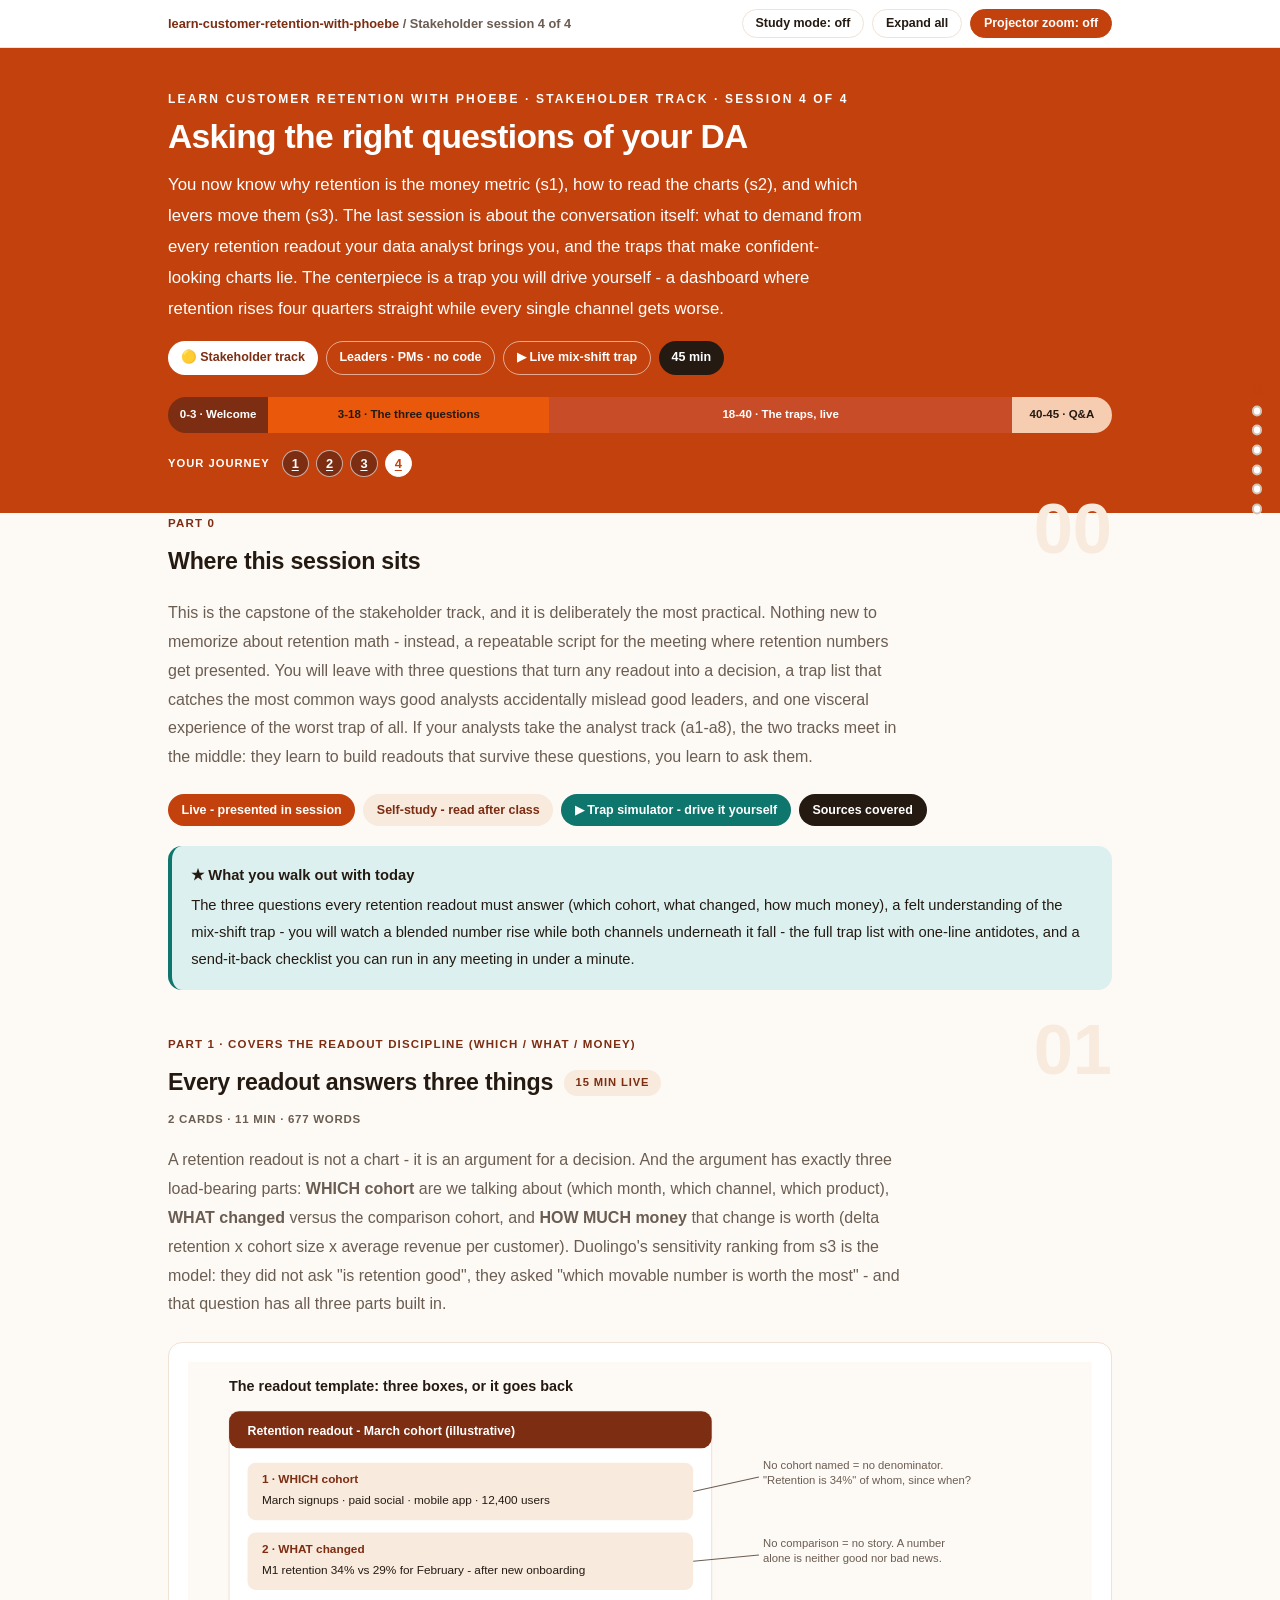
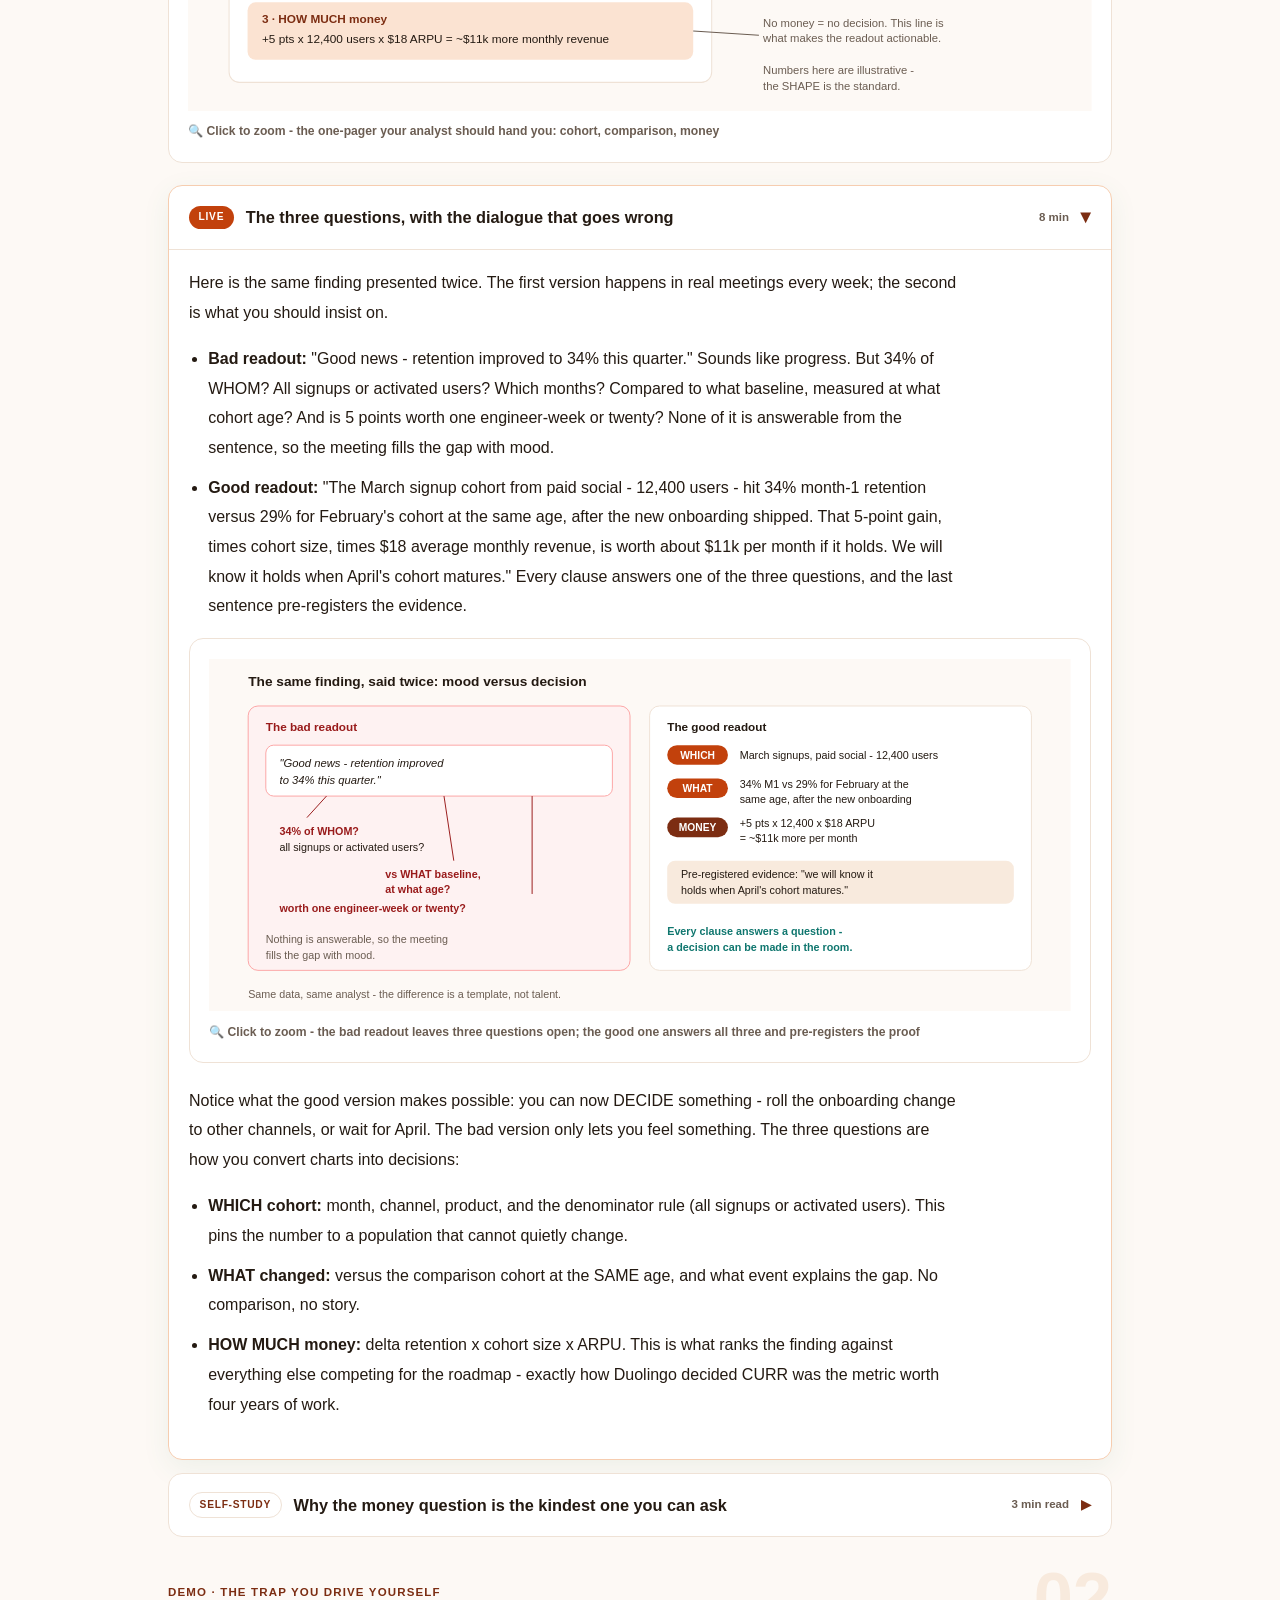
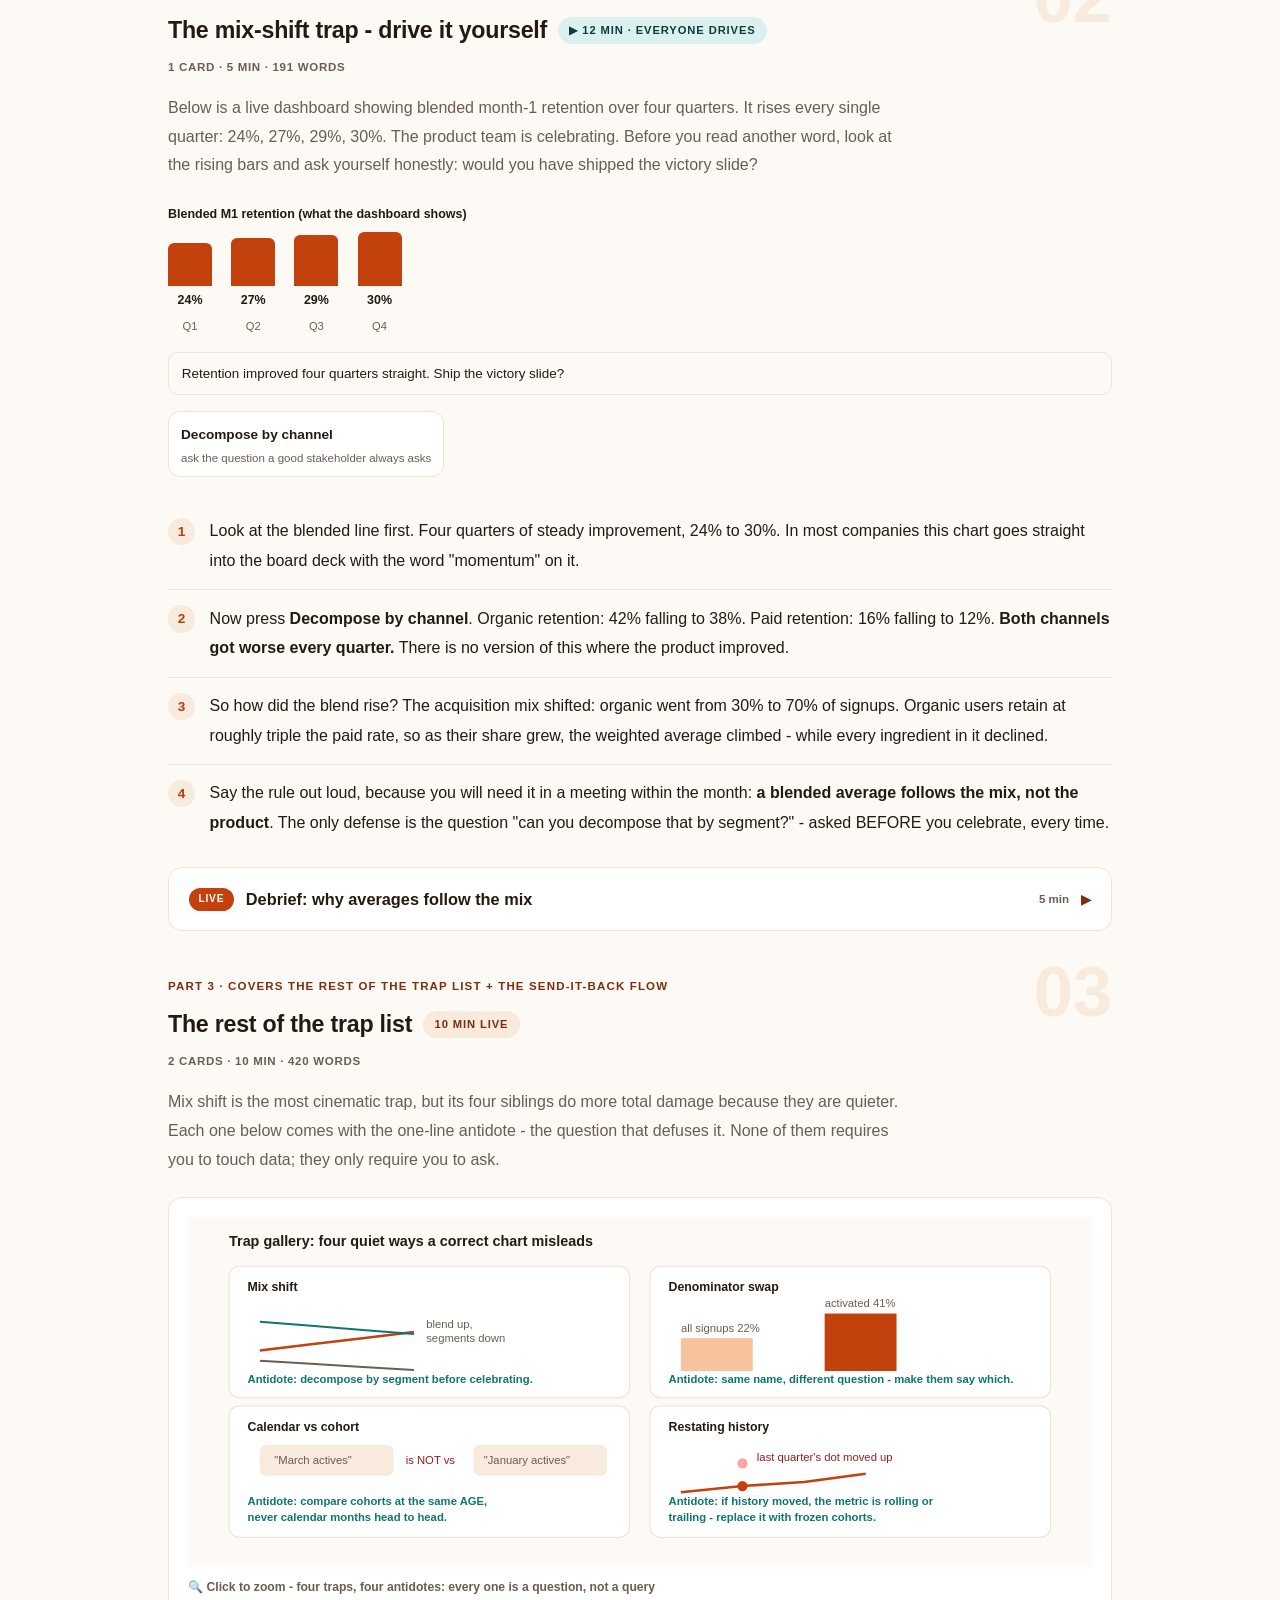
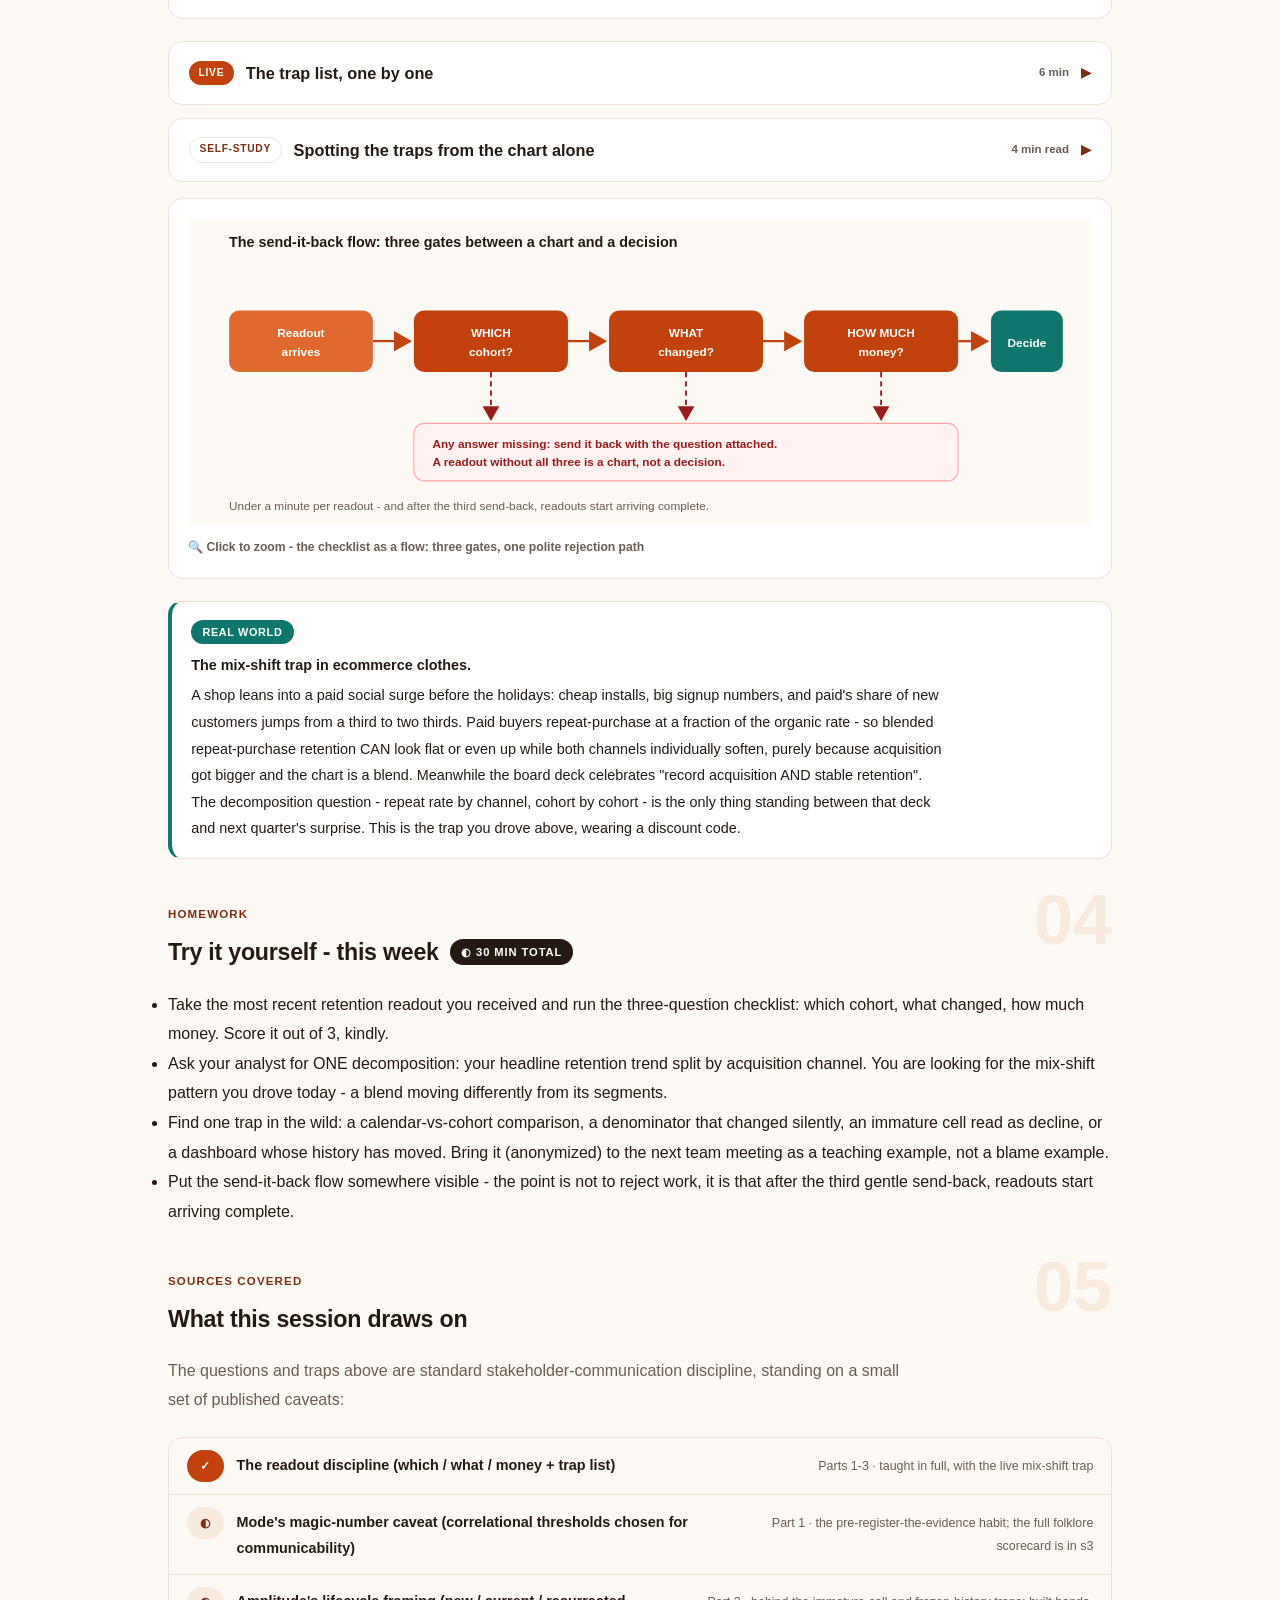
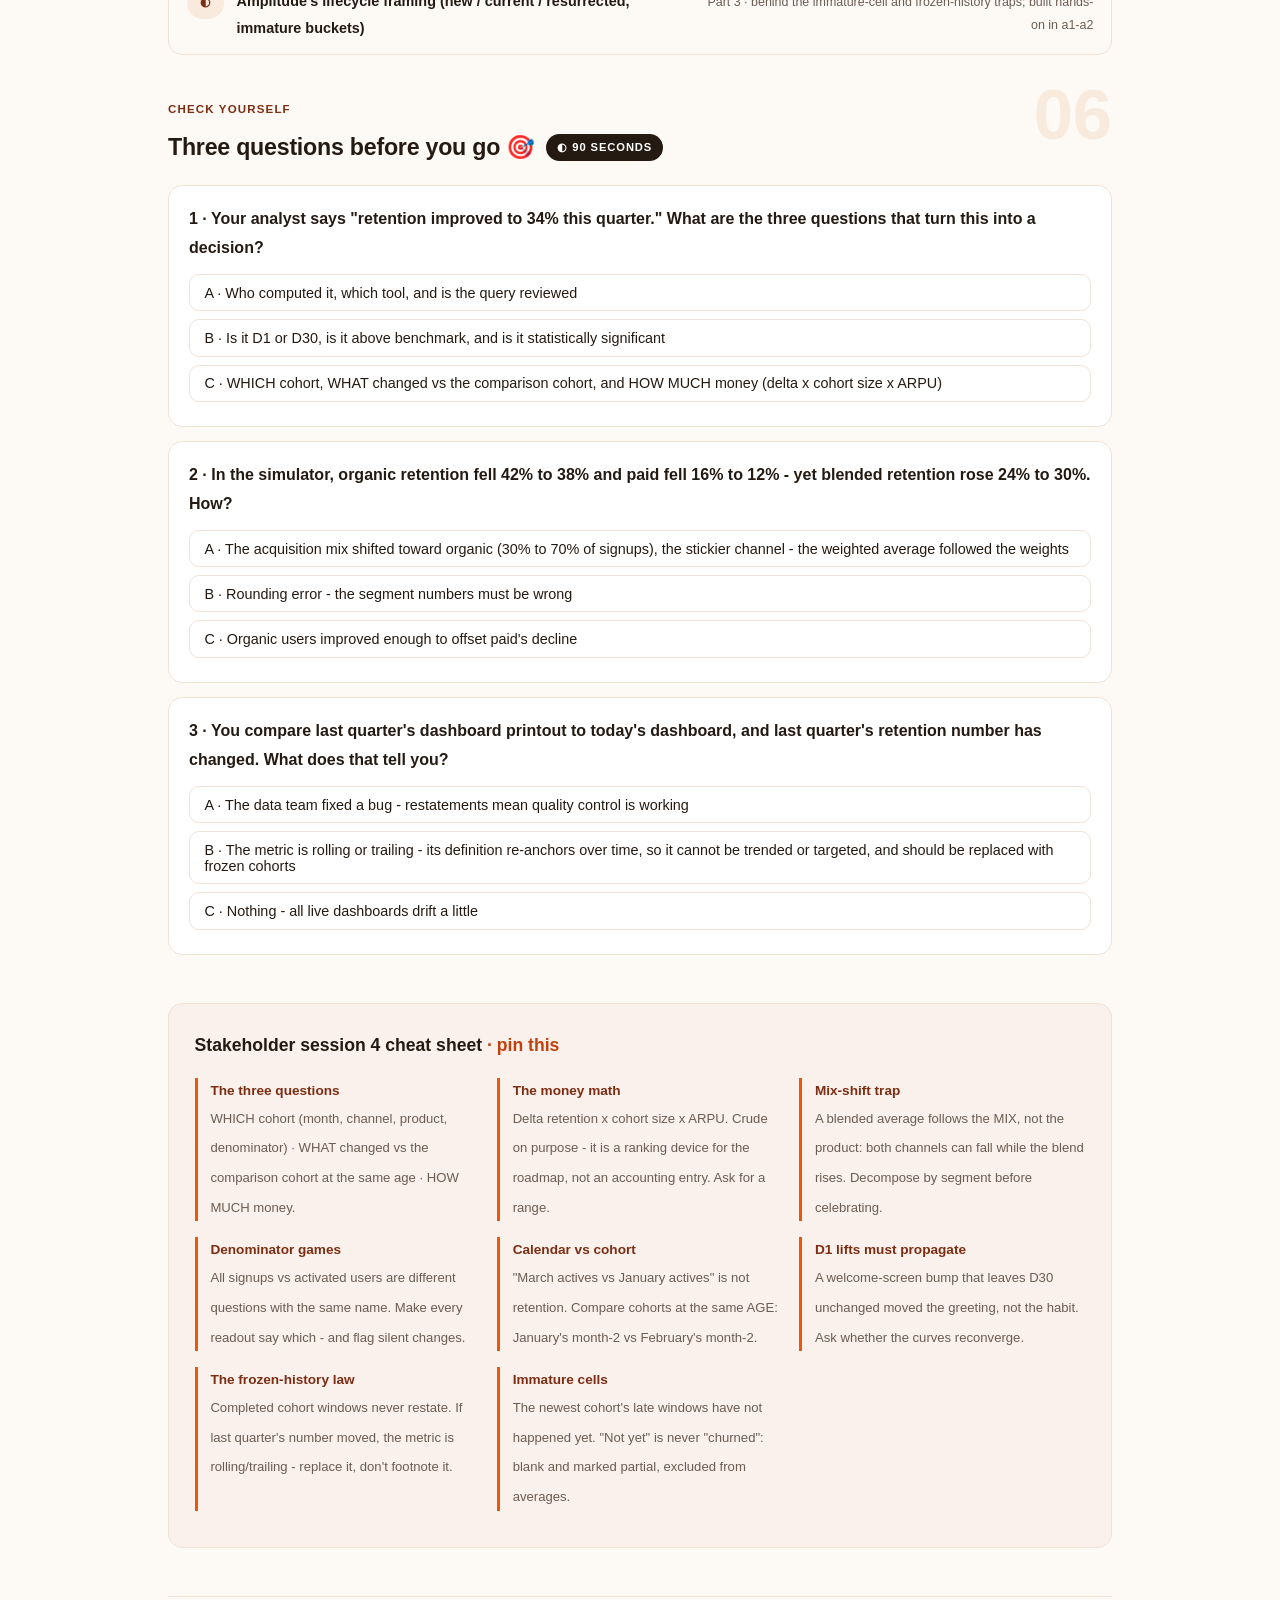
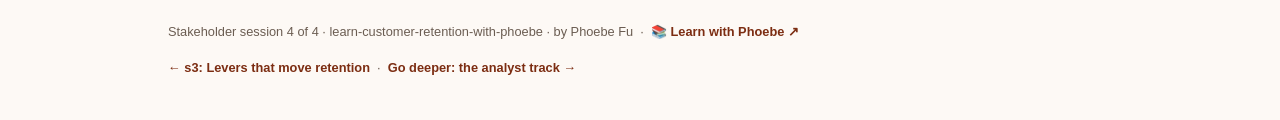
<file: courses/s4-asking-the-right-questions.html>
<!DOCTYPE html>
<html lang="en">
<head>
<meta charset="UTF-8">
<meta name="viewport" content="width=device-width, initial-scale=1.0">
<!-- social:start -->
<meta name="description" content="Stakeholder session 4 of 4. The three questions every retention readout must answer - which cohort, what changed, how much money - plus a live mix-shift simulator where the blended number rises while every channel falls, and the full trap list with one-line antidotes.">
<meta property="og:type" content="article">
<meta property="og:site_name" content="Learn with Phoebe">
<meta property="og:title" content="Asking the right questions of your DA - learn customer retention with phoebe">
<meta property="og:description" content="Stakeholder session 4 of 4. Which cohort, what changed, how much money - plus the live mix-shift trap and the send-it-back checklist.">
<meta property="og:url" content="https://phoebefu6.github.io/learn-customer-retention-with-phoebe/courses/s4-asking-the-right-questions.html">
<meta property="og:image" content="https://phoebefu6.github.io/learn-customer-retention-with-phoebe/assets/og-cover.png">
<meta property="og:image:width" content="1200">
<meta property="og:image:height" content="630">
<meta name="twitter:card" content="summary_large_image">
<meta name="twitter:title" content="Asking the right questions of your DA - learn customer retention with phoebe">
<meta name="twitter:description" content="Which cohort, what changed, how much money - plus the live mix-shift trap and the send-it-back checklist.">
<meta name="twitter:image" content="https://phoebefu6.github.io/learn-customer-retention-with-phoebe/assets/og-cover.png">
<!-- social:end -->
<title>Stakeholder session 4 · Asking the right questions of your DA - learn customer retention with phoebe</title>
<link rel="stylesheet" href="../assets/style.css?v=22">
</head>
<body>

<div class="toolbar">
  <div class="wrap">
    <span class="crumb"><a href="../index.html">learn-customer-retention-with-phoebe</a> / Stakeholder session 4 of 4</span>
    <button class="btn" id="toggle-all" type="button">Expand all</button>
    <button class="btn primary" id="zoom-toggle" type="button">Projector zoom: off</button>
  </div>
</div>

<header class="masthead">
  <div class="wrap">
    <div class="eyebrow">Learn Customer Retention with Phoebe · Stakeholder track · Session 4 of 4</div>
    <h1>Asking the right questions <span class="accent">of your DA</span></h1>
    <p class="sub">You now know why retention is the money metric (s1), how to read the charts (s2), and which levers move them (s3). The last session is about the conversation itself: what to demand from every retention readout your data analyst brings you, and the traps that make confident-looking charts lie. The centerpiece is a trap you will drive yourself - a dashboard where retention rises four quarters straight while every single channel gets worse.</p>
    <div class="chip-row">
      <span class="chip level">🟡 Stakeholder track</span>
      <span class="chip audience">Leaders · PMs · no code</span>
      <span class="chip audience">▶ Live mix-shift trap</span>
      <span class="chip time">45 min</span>
    </div>
    <div class="agenda">
      <span class="a1" style="flex:1">0-3 · Welcome</span>
      <span class="a2" style="flex:3">3-18 · The three questions</span>
      <span class="a3" style="flex:5">18-40 · The traps, live</span>
      <span class="a4" style="flex:1">40-45 · Q&amp;A</span>
    </div>
  </div>
</header>

<main class="wrap">

  <!-- ============ INTRO ============ -->
  <section class="section" id="intro">
    <div class="section-kicker">
      <span class="klabel">Part 0</span>
      <h2>Where this session sits</h2>
    </div>
    <p class="lede">This is the capstone of the stakeholder track, and it is deliberately the most practical. Nothing new to memorize about retention math - instead, a repeatable script for the meeting where retention numbers get presented. You will leave with three questions that turn any readout into a decision, a trap list that catches the most common ways good analysts accidentally mislead good leaders, and one visceral experience of the worst trap of all. If your analysts take the analyst track (a1-a8), the two tracks meet in the middle: they learn to build readouts that survive these questions, you learn to ask them.</p>
    <div class="legend">
      <span class="pill solid">Live - presented in session</span>
      <span class="pill light">Self-study - read after class</span>
      <span class="pill peach">▶ Trap simulator - drive it yourself</span>
      <span class="pill inkpill">Sources covered</span>
    </div>
    <div class="callout win">
      <strong>★ What you walk out with today</strong>
      The three questions every retention readout must answer (which cohort, what changed, how much money), a felt understanding of the mix-shift trap - you will watch a blended number rise while both channels underneath it fall - the full trap list with one-line antidotes, and a send-it-back checklist you can run in any meeting in under a minute.
    </div>
  </section>

  <!-- ============ PART 1: THE THREE QUESTIONS ============ -->
  <section class="section" id="three-questions">
    <div class="section-kicker">
      <span class="klabel">Part 1 · covers the readout discipline (which / what / money)</span>
      <h2>Every readout answers three things <span class="tag concept">15 min live</span></h2>
    </div>
    <p class="lede">A retention readout is not a chart - it is an argument for a decision. And the argument has exactly three load-bearing parts: <strong>WHICH cohort</strong> are we talking about (which month, which channel, which product), <strong>WHAT changed</strong> versus the comparison cohort, and <strong>HOW MUCH money</strong> that change is worth (delta retention x cohort size x average revenue per customer). Duolingo's sensitivity ranking from s3 is the model: they did not ask "is retention good", they asked "which movable number is worth the most" - and that question has all three parts built in.</p>

    <figure class="zoomable">
      <svg viewBox="0 0 880 340" xmlns="http://www.w3.org/2000/svg" role="img" aria-label="A mock one-page retention readout with three labeled boxes: which cohort names March signups from paid social with the cohort size, what changed compares month-1 retention of 34 percent against February's 29 percent after an onboarding change, and how much money multiplies the 5 point delta by cohort size and revenue per customer. Side annotations explain what goes wrong when each box is missing.">
        <style>
          .s4rdT { font: 700 14px Inter, sans-serif; fill: #241A12; }
          .s4rdH { font: 700 12px Inter, sans-serif; fill: #FFFFFF; }
          .s4rdK { font: 700 11.5px Inter, sans-serif; fill: #7C2D12; }
          .s4rdB { font: 400 11.5px Inter, sans-serif; fill: #241A12; }
          .s4rdN { font: 400 11px Inter, sans-serif; fill: #6B5D52; }
          .s4rdLd { stroke: #6B5D52; stroke-width: 1; fill: none; }
        </style>
        <rect x="0" y="0" width="880" height="340" fill="#FDF9F5"/>
        <text class="s4rdT" x="40" y="28">The readout template: three boxes, or it goes back</text>

        <rect x="40" y="48" width="470" height="264" rx="10" fill="#FFFFFF" stroke="#EFE2D6"/>
        <rect x="40" y="48" width="470" height="36" rx="10" fill="#7C2D12"/>
        <text class="s4rdH" x="58" y="71">Retention readout - March cohort (illustrative)</text>

        <rect x="58" y="98" width="434" height="56" rx="8" fill="#F8EADD"/>
        <text class="s4rdK" x="72" y="118">1 · WHICH cohort</text>
        <text class="s4rdB" x="72" y="138">March signups · paid social · mobile app · 12,400 users</text>

        <rect x="58" y="166" width="434" height="56" rx="8" fill="#F8EADD"/>
        <text class="s4rdK" x="72" y="186">2 · WHAT changed</text>
        <text class="s4rdB" x="72" y="206">M1 retention 34% vs 29% for February - after new onboarding</text>

        <rect x="58" y="234" width="434" height="56" rx="8" fill="#FBE3D2"/>
        <text class="s4rdK" x="72" y="254">3 · HOW MUCH money</text>
        <text class="s4rdB" x="72" y="274">+5 pts x 12,400 users x $18 ARPU = ~$11k more monthly revenue</text>

        <line class="s4rdLd" x1="492" y1="126" x2="556" y2="112"/>
        <text class="s4rdN" x="560" y="104">No cohort named = no denominator.</text>
        <text class="s4rdN" x="560" y="119">"Retention is 34%" of whom, since when?</text>

        <line class="s4rdLd" x1="492" y1="194" x2="556" y2="188"/>
        <text class="s4rdN" x="560" y="180">No comparison = no story. A number</text>
        <text class="s4rdN" x="560" y="195">alone is neither good nor bad news.</text>

        <line class="s4rdLd" x1="492" y1="262" x2="556" y2="266"/>
        <text class="s4rdN" x="560" y="258">No money = no decision. This line is</text>
        <text class="s4rdN" x="560" y="273">what makes the readout actionable.</text>

        <text class="s4rdN" x="560" y="304">Numbers here are illustrative -</text>
        <text class="s4rdN" x="560" y="319">the SHAPE is the standard.</text>
      </svg>
      <figcaption>🔍 Click to zoom - the one-pager your analyst should hand you: cohort, comparison, money</figcaption>
    </figure>

    <details class="card" open>
      <summary><span class="mode live">Live</span>The three questions, with the dialogue that goes wrong<span class="mini">8 min</span><span class="caret">▶</span></summary>
      <div class="body">
        <p>Here is the same finding presented twice. The first version happens in real meetings every week; the second is what you should insist on.</p>
        <ul>
          <li><strong>Bad readout:</strong> "Good news - retention improved to 34% this quarter." Sounds like progress. But 34% of WHOM? All signups or activated users? Which months? Compared to what baseline, measured at what cohort age? And is 5 points worth one engineer-week or twenty? None of it is answerable from the sentence, so the meeting fills the gap with mood.</li>
          <li><strong>Good readout:</strong> "The March signup cohort from paid social - 12,400 users - hit 34% month-1 retention versus 29% for February's cohort at the same age, after the new onboarding shipped. That 5-point gain, times cohort size, times $18 average monthly revenue, is worth about $11k per month if it holds. We will know it holds when April's cohort matures." Every clause answers one of the three questions, and the last sentence pre-registers the evidence.</li>
        </ul>
        <figure class="zoomable">
          <svg viewBox="0 0 880 360" xmlns="http://www.w3.org/2000/svg" role="img" aria-label="The same retention finding said twice, side by side. Left, the bad readout: the sentence good news, retention improved to 34 percent this quarter, annotated with the questions it cannot answer - 34 percent of whom, versus what baseline at what age, worth how much - and the verdict that the meeting fills the gap with mood. Right, the good readout broken into clauses tagged WHICH, WHAT, and MONEY: March signups from paid social with 12,400 users, 34 percent month-1 versus 29 percent for February at the same age after new onboarding, and plus 5 points times 12,400 times 18 dollars ARPU equals about 11 thousand dollars per month, plus a pre-registered check on April's cohort. Verdict: a decision can be made.">
            <style>
              .s4dgT { font: 700 14px Inter, sans-serif; fill: #241A12; }
              .s4dgH { font: 700 12px Inter, sans-serif; fill: #241A12; }
              .s4dgHr { font: 700 12px Inter, sans-serif; fill: #991B1B; }
              .s4dgQ { font: 400 11.5px Inter, sans-serif; fill: #241A12; font-style: italic; }
              .s4dgB { font: 400 11px Inter, sans-serif; fill: #241A12; }
              .s4dgR { font: 700 11px Inter, sans-serif; fill: #991B1B; }
              .s4dgG { font: 700 11px Inter, sans-serif; fill: #0F766E; }
              .s4dgW { font: 700 10.5px Inter, sans-serif; fill: #FFFFFF; }
              .s4dgN { font: 400 11px Inter, sans-serif; fill: #6B5D52; }
              .s4dgLd { stroke: #991B1B; stroke-width: 1; fill: none; }
            </style>
            <rect x="0" y="0" width="880" height="360" fill="#FDF9F5"/>
            <text class="s4dgT" x="40" y="28">The same finding, said twice: mood versus decision</text>

            <rect x="40" y="48" width="390" height="270" rx="10" fill="#FEF2F2" stroke="#FCA5A5"/>
            <text class="s4dgHr" x="58" y="74">The bad readout</text>
            <rect x="58" y="88" width="354" height="52" rx="8" fill="#FFFFFF" stroke="#FCA5A5"/>
            <text class="s4dgQ" x="72" y="110">"Good news - retention improved</text>
            <text class="s4dgQ" x="72" y="128">to 34% this quarter."</text>

            <line class="s4dgLd" x1="120" y1="140" x2="100" y2="162"/>
            <text class="s4dgR" x="72" y="180">34% of WHOM?</text>
            <text class="s4dgB" x="72" y="196">all signups or activated users?</text>

            <line class="s4dgLd" x1="240" y1="140" x2="250" y2="206"/>
            <text class="s4dgR" x="180" y="224">vs WHAT baseline,</text>
            <text class="s4dgR" x="180" y="239">at what age?</text>

            <line class="s4dgLd" x1="330" y1="140" x2="330" y2="240"/>
            <text class="s4dgR" x="72" y="258">worth one engineer-week or twenty?</text>

            <text class="s4dgN" x="58" y="290">Nothing is answerable, so the meeting</text>
            <text class="s4dgN" x="58" y="306">fills the gap with mood.</text>

            <rect x="450" y="48" width="390" height="270" rx="10" fill="#FFFFFF" stroke="#EFE2D6"/>
            <text class="s4dgH" x="468" y="74">The good readout</text>

            <rect x="468" y="88" width="62" height="20" rx="10" fill="#C2410C"/>
            <text class="s4dgW" x="499" y="102" text-anchor="middle">WHICH</text>
            <text class="s4dgB" x="542" y="102">March signups, paid social - 12,400 users</text>

            <rect x="468" y="122" width="62" height="20" rx="10" fill="#C2410C"/>
            <text class="s4dgW" x="499" y="136" text-anchor="middle">WHAT</text>
            <text class="s4dgB" x="542" y="132">34% M1 vs 29% for February at the</text>
            <text class="s4dgB" x="542" y="147">same age, after the new onboarding</text>

            <rect x="468" y="162" width="62" height="20" rx="10" fill="#7C2D12"/>
            <text class="s4dgW" x="499" y="176" text-anchor="middle">MONEY</text>
            <text class="s4dgB" x="542" y="172">+5 pts x 12,400 x $18 ARPU</text>
            <text class="s4dgB" x="542" y="187">= ~$11k more per month</text>

            <rect x="468" y="206" width="354" height="44" rx="8" fill="#F8EADD"/>
            <text class="s4dgB" x="482" y="224">Pre-registered evidence: "we will know it</text>
            <text class="s4dgB" x="482" y="240">holds when April's cohort matures."</text>

            <text class="s4dgG" x="468" y="282">Every clause answers a question -</text>
            <text class="s4dgG" x="468" y="298">a decision can be made in the room.</text>

            <text class="s4dgN" x="40" y="346">Same data, same analyst - the difference is a template, not talent.</text>
          </svg>
          <figcaption>🔍 Click to zoom - the bad readout leaves three questions open; the good one answers all three and pre-registers the proof</figcaption>
        </figure>
        <p>Notice what the good version makes possible: you can now DECIDE something - roll the onboarding change to other channels, or wait for April. The bad version only lets you feel something. The three questions are how you convert charts into decisions:</p>
        <ul>
          <li><strong>WHICH cohort:</strong> month, channel, product, and the denominator rule (all signups or activated users). This pins the number to a population that cannot quietly change.</li>
          <li><strong>WHAT changed:</strong> versus the comparison cohort at the SAME age, and what event explains the gap. No comparison, no story.</li>
          <li><strong>HOW MUCH money:</strong> delta retention x cohort size x ARPU. This is what ranks the finding against everything else competing for the roadmap - exactly how Duolingo decided CURR was the metric worth four years of work.</li>
        </ul>
      </div>
    </details>

    <details class="card">
      <summary><span class="mode self">Self-study</span>Why the money question is the kindest one you can ask<span class="mini">3 min read</span><span class="caret">▶</span></summary>
      <div class="body">
        <p>Analysts sometimes hear the money question as an attack. It is the opposite - it is what gets their work funded. A retention finding without a dollar figure competes for attention against every loud opinion in the room; a finding WITH one competes on the roadmap, where analysis usually wins.</p>
        <ul>
          <li><strong>The formula is deliberately crude.</strong> Delta x cohort size x ARPU ignores compounding, margins, and second-order effects - and that is fine. It is a ranking device, not an accounting entry. Two significant figures is plenty.</li>
          <li><strong>Ask for the range, not the point.</strong> "Worth $8k-14k a month depending on whether the lift holds at month 3" is more honest and more useful than false precision.</li>
          <li><strong>Make it standard, not personal.</strong> The healthiest version is a template your team always uses (the one-pager above), so no analyst feels singled out when you ask where box 3 went.</li>
        </ul>
      </div>
    </details>
  </section>

  <!-- ============ PART 2: THE MIX-SHIFT TRAP ============ -->
  <section class="section" id="mixshift">
    <div class="section-kicker">
      <span class="klabel">Demo · the trap you drive yourself</span>
      <h2>The mix-shift trap - drive it yourself <span class="tag demo">▶ 12 min · everyone drives</span></h2>
    </div>
    <p class="lede">Below is a live dashboard showing blended month-1 retention over four quarters. It rises every single quarter: 24%, 27%, 29%, 30%. The product team is celebrating. Before you read another word, look at the rising bars and ask yourself honestly: would you have shipped the victory slide?</p>

    <div id="rl-mixshift"></div>

    <div class="steps">
      <div class="step"><p>Look at the blended line first. Four quarters of steady improvement, 24% to 30%. In most companies this chart goes straight into the board deck with the word "momentum" on it.</p></div>
      <div class="step"><p>Now press <strong>Decompose by channel</strong>. Organic retention: 42% falling to 38%. Paid retention: 16% falling to 12%. <strong>Both channels got worse every quarter.</strong> There is no version of this where the product improved.</p></div>
      <div class="step"><p>So how did the blend rise? The acquisition mix shifted: organic went from 30% to 70% of signups. Organic users retain at roughly triple the paid rate, so as their share grew, the weighted average climbed - while every ingredient in it declined.</p></div>
      <div class="step"><p>Say the rule out loud, because you will need it in a meeting within the month: <strong>a blended average follows the mix, not the product</strong>. The only defense is the question "can you decompose that by segment?" - asked BEFORE you celebrate, every time.</p></div>
    </div>

    <details class="card">
      <summary><span class="mode live">Live</span>Debrief: why averages follow the mix<span class="mini">5 min</span><span class="caret">▶</span></summary>
      <div class="body">
        <p>What you just drove is <strong>Simpson's paradox</strong> wearing a business suit: a trend that appears in a combined number can reverse when you split the number into the groups that make it up. Nothing in the dashboard was wrong - every figure was computed correctly. The lie was structural, not arithmetic.</p>
        <ul>
          <li><strong>The mechanism in one line:</strong> blended retention is a weighted average, and the weights are the acquisition mix. Change the weights and the average moves - no user behavior required.</li>
          <li><strong>It cuts both ways.</strong> A genuinely improving product can show FALLING blended retention if acquisition shifts toward a weaker channel - so the trap punishes good teams too, not just credulous ones. Decomposition is protection in both directions.</li>
          <li><strong>The question to institutionalize:</strong> no retention trend gets reported without its decomposition by the segments that could plausibly have shifted - channel, geography, platform, plan. Your analyst can produce this in minutes; they mostly are not asked.</li>
          <li><strong>Connect it to the three questions:</strong> "WHICH cohort" already contains the antidote. A readout that names "March, paid social" cannot mix-shift on you, because it is a single segment. Blends are where the trap lives.</li>
        </ul>
      </div>
    </details>
  </section>

  <!-- ============ PART 3: THE TRAP LIST ============ -->
  <section class="section" id="traps">
    <div class="section-kicker">
      <span class="klabel">Part 3 · covers the rest of the trap list + the send-it-back flow</span>
      <h2>The rest of the trap list <span class="tag concept">10 min live</span></h2>
    </div>
    <p class="lede">Mix shift is the most cinematic trap, but its four siblings do more total damage because they are quieter. Each one below comes with the one-line antidote - the question that defuses it. None of them requires you to touch data; they only require you to ask.</p>

    <figure class="zoomable">
      <svg viewBox="0 0 880 340" xmlns="http://www.w3.org/2000/svg" role="img" aria-label="A gallery of four retention traps, each panel with a tiny illustration and a one-line antidote. Mix shift: two falling segment lines under a rising blended line - decompose by segment before celebrating. Denominator swap: two bars, all signups at 22 percent versus activated users at 41 percent - same name, different question. Calendar versus cohort: comparing March actives to January actives is not retention - compare cohorts at the same age. Restating history: a point on a line that moved since last quarter - the metric is rolling, replace it.">
        <style>
          .s4tgT { font: 700 14px Inter, sans-serif; fill: #241A12; }
          .s4tgH { font: 700 12px Inter, sans-serif; fill: #241A12; }
          .s4tgB { font: 400 11px Inter, sans-serif; fill: #6B5D52; }
          .s4tgG { font: 700 11px Inter, sans-serif; fill: #0F766E; }
          .s4tgR { font: 400 11px Inter, sans-serif; fill: #991B1B; }
        </style>
        <rect x="0" y="0" width="880" height="340" fill="#FDF9F5"/>
        <text class="s4tgT" x="40" y="28">Trap gallery: four quiet ways a correct chart misleads</text>

        <rect x="40" y="48" width="390" height="128" rx="10" fill="#FFFFFF" stroke="#EFE2D6"/>
        <text class="s4tgH" x="58" y="72">Mix shift</text>
        <path d="M70,130 L120,124 L170,118 L220,112" fill="none" stroke="#C2410C" stroke-width="2.5"/>
        <path d="M70,102 L120,106 L170,110 L220,114" fill="none" stroke="#0F766E" stroke-width="2"/>
        <path d="M70,140 L120,143 L170,146 L220,149" fill="none" stroke="#6B5D52" stroke-width="2"/>
        <text class="s4tgB" x="232" y="108">blend up,</text>
        <text class="s4tgB" x="232" y="122">segments down</text>
        <text class="s4tgG" x="58" y="162">Antidote: decompose by segment before celebrating.</text>

        <rect x="450" y="48" width="390" height="128" rx="10" fill="#FFFFFF" stroke="#EFE2D6"/>
        <text class="s4tgH" x="468" y="72">Denominator swap</text>
        <rect x="480" y="118" width="70" height="32" fill="#F6C39E"/>
        <text class="s4tgB" x="480" y="112">all signups 22%</text>
        <rect x="620" y="94" width="70" height="56" fill="#C2410C"/>
        <text class="s4tgB" x="620" y="88">activated 41%</text>
        <text class="s4tgG" x="468" y="162">Antidote: same name, different question - make them say which.</text>

        <rect x="40" y="184" width="390" height="128" rx="10" fill="#FFFFFF" stroke="#EFE2D6"/>
        <text class="s4tgH" x="58" y="208">Calendar vs cohort</text>
        <rect x="70" y="222" width="130" height="30" rx="6" fill="#F8EADD"/>
        <text class="s4tgB" x="84" y="241">"March actives"</text>
        <text class="s4tgR" x="212" y="241">is NOT vs</text>
        <rect x="278" y="222" width="130" height="30" rx="6" fill="#F8EADD"/>
        <text class="s4tgB" x="288" y="241">"January actives"</text>
        <text class="s4tgG" x="58" y="280">Antidote: compare cohorts at the same AGE,</text>
        <text class="s4tgG" x="58" y="296">never calendar months head to head.</text>

        <rect x="450" y="184" width="390" height="128" rx="10" fill="#FFFFFF" stroke="#EFE2D6"/>
        <text class="s4tgH" x="468" y="208">Restating history</text>
        <path d="M480,268 L540,262 L600,258 L660,250" fill="none" stroke="#C2410C" stroke-width="2.5"/>
        <circle cx="540" cy="262" r="5" fill="#C2410C"/>
        <circle cx="540" cy="240" r="5" fill="#FCA5A5"/>
        <text class="s4tgR" x="554" y="238">last quarter's dot moved up</text>
        <text class="s4tgG" x="468" y="280">Antidote: if history moved, the metric is rolling or</text>
        <text class="s4tgG" x="468" y="296">trailing - replace it with frozen cohorts.</text>
      </svg>
      <figcaption>🔍 Click to zoom - four traps, four antidotes: every one is a question, not a query</figcaption>
    </figure>

    <details class="card">
      <summary><span class="mode live">Live</span>The trap list, one by one<span class="mini">6 min</span><span class="caret">▶</span></summary>
      <div class="body">
        <ul>
          <li><strong>Denominator games.</strong> "Retention" computed on all signups and "retention" computed on activated users (people who completed a first core action) are DIFFERENT questions - the second reads far higher and measures product stickiness, while the first measures funnel plus product together. Both are legitimate; swapping between them silently is not. The ask: "which denominator, and has it changed since last quarter?"</li>
          <li><strong>Calendar periods vs cohort ages.</strong> "March actives vs January actives" is not retention - it mixes cohorts of every age with seasonality and acquisition volume. Retention compares cohorts at the SAME age: January's month-2 versus February's month-2. If the chart's x-axis is calendar months and it is being called retention, send it back.</li>
          <li><strong>D1 lifts that do not propagate.</strong> A new welcome screen lifts day-1 retention - lovely. But if the D30 curve is unchanged, you moved the greeting, not the habit. The ask: "does the lift survive to day 30, or do the curves reconverge?"</li>
          <li><strong>Dashboards whose history restates - the frozen-history law.</strong> Pull up last quarter's number. If it is different from what you reported last quarter, the metric is rolling or trailing: its definition re-anchors every day, so it can never be trended, compared, or targeted against. This one is not a caveat - the metric should be replaced with frozen forward-looking cohorts.</li>
          <li><strong>Immature cells read as decline.</strong> The newest cohort always looks worst, because its later windows have not happened yet. "Not yet" is not "churned". The ask: "are the youngest cells marked partial, and are they excluded from averages?"</li>
        </ul>
      </div>
    </details>

    <details class="card">
      <summary><span class="mode self">Self-study</span>Spotting the traps from the chart alone<span class="mini">4 min read</span><span class="caret">▶</span></summary>
      <div class="body">
        <p>You can catch most of the list without asking a single question, just from how the chart is drawn. A pocket field guide:</p>
        <ul>
          <li><strong>The y-axis label says "retention" with no cohort or age in sight:</strong> suspect calendar-vs-cohort or a trailing window. A trustworthy retention chart names the cohort dimension somewhere.</li>
          <li><strong>The trend is suspiciously smooth and only goes up:</strong> suspect a blend hiding a mix shift, or a rolling metric quietly restating its own past upward. Real segment-level retention is lumpy.</li>
          <li><strong>The newest period is the lowest bar on the chart:</strong> almost always an immature cell being read as decline. Check whether it is marked partial.</li>
          <li><strong>Footnotes changed but the metric name did not:</strong> denominator swap. This is why the readout template makes the denominator part of "WHICH cohort".</li>
          <li><strong>The healthiest habit of all:</strong> keep one old readout in a drawer. Any time a dashboard shows the same period, compare. If history moved, you have caught a restating metric red-handed - no analytics skills required.</li>
        </ul>
      </div>
    </details>

    <figure class="zoomable">
      <svg viewBox="0 0 880 300" xmlns="http://www.w3.org/2000/svg" role="img" aria-label="The question checklist as a decision flow. A readout arrives, then passes through three question gates in sequence: which cohort, what changed, how much money. If all three are answered it reaches the decide step. A strip below shows that if any answer is missing the readout is sent back with the question attached.">
        <style>
          .s4cfT { font: 700 14px Inter, sans-serif; fill: #241A12; }
          .s4cfH { font: 700 11.5px Inter, sans-serif; fill: #FFFFFF; }
          .s4cfR { font: 700 11.5px Inter, sans-serif; fill: #991B1B; }
          .s4cfN { font: 400 11.5px Inter, sans-serif; fill: #6B5D52; }
          .s4cfA { stroke: #C2410C; stroke-width: 2.2; fill: none; marker-end: url(#s4cfArr); }
          .s4cfD { stroke: #991B1B; stroke-width: 1.8; fill: none; stroke-dasharray: 5 4; marker-end: url(#s4cfArd); }
        </style>
        <defs>
          <marker id="s4cfArr" markerWidth="9" markerHeight="9" refX="7" refY="4.5" orient="auto"><path d="M0,0 L8,4.5 L0,9 z" fill="#C2410C"/></marker>
          <marker id="s4cfArd" markerWidth="9" markerHeight="9" refX="7" refY="4.5" orient="auto"><path d="M0,0 L8,4.5 L0,9 z" fill="#991B1B"/></marker>
        </defs>
        <rect x="0" y="0" width="880" height="300" fill="#FDF9F5"/>
        <text class="s4cfT" x="40" y="28">The send-it-back flow: three gates between a chart and a decision</text>

        <rect x="40" y="90" width="140" height="60" rx="10" fill="#E06A2E"/>
        <text class="s4cfH" x="110" y="116" text-anchor="middle">Readout</text>
        <text class="s4cfH" x="110" y="134" text-anchor="middle">arrives</text>

        <rect x="220" y="90" width="150" height="60" rx="10" fill="#C2410C"/>
        <text class="s4cfH" x="295" y="116" text-anchor="middle">WHICH</text>
        <text class="s4cfH" x="295" y="134" text-anchor="middle">cohort?</text>

        <rect x="410" y="90" width="150" height="60" rx="10" fill="#C2410C"/>
        <text class="s4cfH" x="485" y="116" text-anchor="middle">WHAT</text>
        <text class="s4cfH" x="485" y="134" text-anchor="middle">changed?</text>

        <rect x="600" y="90" width="150" height="60" rx="10" fill="#C2410C"/>
        <text class="s4cfH" x="675" y="116" text-anchor="middle">HOW MUCH</text>
        <text class="s4cfH" x="675" y="134" text-anchor="middle">money?</text>

        <rect x="782" y="90" width="70" height="60" rx="10" fill="#0F766E"/>
        <text class="s4cfH" x="817" y="126" text-anchor="middle">Decide</text>

        <path class="s4cfA" d="M180,120 L216,120"/>
        <path class="s4cfA" d="M370,120 L406,120"/>
        <path class="s4cfA" d="M560,120 L596,120"/>
        <path class="s4cfA" d="M750,120 L778,120"/>

        <path class="s4cfD" d="M295,150 L295,196"/>
        <path class="s4cfD" d="M485,150 L485,196"/>
        <path class="s4cfD" d="M675,150 L675,196"/>

        <rect x="220" y="200" width="530" height="56" rx="10" fill="#FEF2F2" stroke="#FCA5A5"/>
        <text class="s4cfR" x="238" y="224">Any answer missing: send it back with the question attached.</text>
        <text class="s4cfR" x="238" y="242">A readout without all three is a chart, not a decision.</text>

        <text class="s4cfN" x="40" y="284">Under a minute per readout - and after the third send-back, readouts start arriving complete.</text>
      </svg>
      <figcaption>🔍 Click to zoom - the checklist as a flow: three gates, one polite rejection path</figcaption>
    </figure>

    <div class="callout example">
      <span class="ex-pill">Real world</span>
      <p><strong>The mix-shift trap in ecommerce clothes.</strong> A shop leans into a paid social surge before the holidays: cheap installs, big signup numbers, and paid's share of new customers jumps from a third to two thirds. Paid buyers repeat-purchase at a fraction of the organic rate - so blended repeat-purchase retention CAN look flat or even up while both channels individually soften, purely because acquisition got bigger and the chart is a blend. Meanwhile the board deck celebrates "record acquisition AND stable retention". The decomposition question - repeat rate by channel, cohort by cohort - is the only thing standing between that deck and next quarter's surprise. This is the trap you drove above, wearing a discount code.</p>
    </div>
  </section>

  <!-- ============ HOMEWORK ============ -->
  <section class="section" id="exercise">
    <div class="section-kicker">
      <span class="klabel">Homework</span>
      <h2>Try it yourself - this week <span class="tag exercise">◐ 30 min total</span></h2>
    </div>
    <ul>
      <li>Take the most recent retention readout you received and run the three-question checklist: which cohort, what changed, how much money. Score it out of 3, kindly.</li>
      <li>Ask your analyst for ONE decomposition: your headline retention trend split by acquisition channel. You are looking for the mix-shift pattern you drove today - a blend moving differently from its segments.</li>
      <li>Find one trap in the wild: a calendar-vs-cohort comparison, a denominator that changed silently, an immature cell read as decline, or a dashboard whose history has moved. Bring it (anonymized) to the next team meeting as a teaching example, not a blame example.</li>
      <li>Put the send-it-back flow somewhere visible - the point is not to reject work, it is that after the third gentle send-back, readouts start arriving complete.</li>
    </ul>
  </section>

  <!-- ============ SOURCES ============ -->
  <section class="section" id="official">
    <div class="section-kicker">
      <span class="klabel">Sources covered</span>
      <h2>What this session draws on</h2>
    </div>
    <p class="lede">The questions and traps above are standard stakeholder-communication discipline, standing on a small set of published caveats:</p>
    <div class="covered">
      <div class="covered-row"><span class="status pill solid">✓</span><span class="name">The readout discipline (which / what / money + trap list)</span><span class="note">Parts 1-3 · taught in full, with the live mix-shift trap</span></div>
      <div class="covered-row"><span class="status pill light">◐</span><span class="name">Mode's magic-number caveat (correlational thresholds chosen for communicability)</span><span class="note">Part 1 · the pre-register-the-evidence habit; the full folklore scorecard is in s3</span></div>
      <div class="covered-row"><span class="status pill light">◐</span><span class="name">Amplitude's lifecycle framing (new / current / resurrected, immature buckets)</span><span class="note">Part 3 · behind the immature-cell and frozen-history traps; built hands-on in a1-a2</span></div>
    </div>
  </section>

  <!-- ============ QUIZ ============ -->
  <section class="section" id="quiz">
    <div class="section-kicker">
      <span class="klabel">Check yourself</span>
      <h2>Three questions before you go 🎯 <span class="tag exercise">◐ 90 seconds</span></h2>
    </div>
    <div class="quiz-q" data-answer="2">
      <p class="qtext">1 · Your analyst says "retention improved to 34% this quarter." What are the three questions that turn this into a decision?</p>
      <button class="qopt" type="button">A · Who computed it, which tool, and is the query reviewed</button>
      <button class="qopt" type="button">B · Is it D1 or D30, is it above benchmark, and is it statistically significant</button>
      <button class="qopt" type="button">C · WHICH cohort, WHAT changed vs the comparison cohort, and HOW MUCH money (delta x cohort size x ARPU)</button>
      <p class="qwhy">The other options have their place, but the readout discipline is cohort, comparison, money. Those three pin the population, establish the story, and rank the finding against everything else on the roadmap - exactly the shape of Duolingo's sensitivity ranking.</p>
    </div>
    <div class="quiz-q" data-answer="0">
      <p class="qtext">2 · In the simulator, organic retention fell 42% to 38% and paid fell 16% to 12% - yet blended retention rose 24% to 30%. How?</p>
      <button class="qopt" type="button">A · The acquisition mix shifted toward organic (30% to 70% of signups), the stickier channel - the weighted average followed the weights</button>
      <button class="qopt" type="button">B · Rounding error - the segment numbers must be wrong</button>
      <button class="qopt" type="button">C · Organic users improved enough to offset paid's decline</button>
      <p class="qwhy">Simpson's paradox: blended retention is a weighted average and the weights are the mix. Organic retains at roughly triple the paid rate, so growing its share lifts the blend even while BOTH channels decline. Every figure was computed correctly; the lie was structural. Always decompose before celebrating.</p>
    </div>
    <div class="quiz-q" data-answer="1">
      <p class="qtext">3 · You compare last quarter's dashboard printout to today's dashboard, and last quarter's retention number has changed. What does that tell you?</p>
      <button class="qopt" type="button">A · The data team fixed a bug - restatements mean quality control is working</button>
      <button class="qopt" type="button">B · The metric is rolling or trailing - its definition re-anchors over time, so it cannot be trended or targeted, and should be replaced with frozen cohorts</button>
      <button class="qopt" type="button">C · Nothing - all live dashboards drift a little</button>
      <p class="qwhy">The frozen-history law: a forward-looking cohort number is immutable once its window completes, so completed history that moves is a definitional smell, not a data bug. Rolling ("returned on day N or later") and trailing look-back metrics restate by construction - keep them off dashboards, because a number whose past keeps moving cannot be trended, compared, or targeted.</p>
    </div>
    <p class="quiz-score"></p>
  </section>

  <!-- ============ CHEAT SHEET ============ -->
  <section class="cheat" id="cheatsheet">
    <h3>Stakeholder session 4 cheat sheet <span>· pin this</span></h3>
    <div class="grid-2">
      <div class="cheat-item"><b>The three questions</b><span>WHICH cohort (month, channel, product, denominator) · WHAT changed vs the comparison cohort at the same age · HOW MUCH money.</span></div>
      <div class="cheat-item"><b>The money math</b><span>Delta retention x cohort size x ARPU. Crude on purpose - it is a ranking device for the roadmap, not an accounting entry. Ask for a range.</span></div>
      <div class="cheat-item"><b>Mix-shift trap</b><span>A blended average follows the MIX, not the product: both channels can fall while the blend rises. Decompose by segment before celebrating.</span></div>
      <div class="cheat-item"><b>Denominator games</b><span>All signups vs activated users are different questions with the same name. Make every readout say which - and flag silent changes.</span></div>
      <div class="cheat-item"><b>Calendar vs cohort</b><span>"March actives vs January actives" is not retention. Compare cohorts at the same AGE: January's month-2 vs February's month-2.</span></div>
      <div class="cheat-item"><b>D1 lifts must propagate</b><span>A welcome-screen bump that leaves D30 unchanged moved the greeting, not the habit. Ask whether the curves reconverge.</span></div>
      <div class="cheat-item"><b>The frozen-history law</b><span>Completed cohort windows never restate. If last quarter's number moved, the metric is rolling/trailing - replace it, don't footnote it.</span></div>
      <div class="cheat-item"><b>Immature cells</b><span>The newest cohort's late windows have not happened yet. "Not yet" is never "churned": blank and marked partial, excluded from averages.</span></div>
    </div>
  </section>

  <footer class="pagefoot">
    <span>Stakeholder session 4 of 4 · learn-customer-retention-with-phoebe · by Phoebe Fu &nbsp;·&nbsp; 📚 <a href="https://phoebefu6.github.io/learn-with-phoebe/">Learn with Phoebe ↗</a></span>
    <span><a href="s3-levers-that-move-retention.html">← s3: Levers that move retention</a> &nbsp;·&nbsp; <a href="a1-retention-metrics-precisely.html">Go deeper: the analyst track →</a></span>
  </footer>

</main>

<script src="../assets/retention-live.js?v=1"></script>
<script src="../assets/app.js?v=21"></script>
</body>
</html>
</file>
<file: assets/style.css>
/* learn-sql-with-phoebe - editorial bold design system
   Accent: SQLite blue #C2410C · Ink navy #7C2D12 · Flagship: amber #0F766E
   (CSS var names still read --indigo/--amber; they hold SQL-blue values.) */

:root {
  --indigo-text: #B83E0B;
  --indigo: #C2410C;
  --indigo-deep: #7C2D12;
  --indigo-mid: #EA580C;
  --indigo-soft: #F6CDB0;
  --indigo-50: #F8EADD;
  --ink: #241A12;
  --muted: #6B5D52;
  --faint: #D3C4B8;
  --hairline: #EFE2D6;
  --amber: #0F766E;
  --amber-ink: #083F3A;
  --amber-50: #DCF1EF;
  --paper: #FDF9F5;
  --code-bg: #FAF0EC;
  --code-ink: #241A12;
  --radius: 14px;
}

* { margin: 0; padding: 0; box-sizing: border-box; }

html { font-size: 16px; scroll-behavior: smooth; }
html.zoom-125 { font-size: 20px; }
html.zoom-150 { font-size: 24px; }

body {
  font-family: "Inter", -apple-system, BlinkMacSystemFont, "Segoe UI", Roboto, sans-serif;
  background: var(--paper);
  color: var(--ink);
  line-height: 1.85;
  font-feature-settings: "tnum";
}

.wrap { max-width: 62rem; margin: 0 auto; padding: 0 1.5rem; }

/* ---------- header band ---------- */
.masthead {
  background: var(--indigo);
  color: #fff;
  padding: 2.5rem 0 2.25rem;
}
.masthead .eyebrow {
  font-size: .75rem;
  letter-spacing: .18em;
  text-transform: uppercase;
  opacity: 1;
  font-weight: 600;
}
.masthead h1 {
  font-size: 2.1rem;
  line-height: 1.15;
  font-weight: 800;
  margin: .5rem 0 .75rem;
  letter-spacing: -.02em;
}
.masthead h1 .accent { color: inherit; }
.masthead .sub { font-size: 1.05rem; opacity: 1; max-width: 44rem; }

.chip-row { display: flex; flex-wrap: wrap; gap: .5rem; margin-top: 1.1rem; }
.chip {
  display: inline-flex;
  align-items: center;
  gap: .35rem;
  border-radius: 999px;
  padding: .25rem .8rem;
  font-size: .78rem;
  font-weight: 600;
  white-space: nowrap;
}
.chip.level { background: #fff; color: var(--indigo); }
.chip.audience { background: rgba(255,255,255,.08); color: #fff; border: 1px solid rgba(255,255,255,.35); }
.chip.time { background: var(--ink); color: #fff; font-variant-numeric: tabular-nums; }

/* ---------- agenda bar ---------- */
.agenda {
  display: flex;
  border-radius: 999px;
  overflow: hidden;
  margin: 1.4rem 0 0;
  font-size: .72rem;
  font-weight: 600;
  text-align: center;
  color: #fff;
}
.agenda span { padding: .45rem .3rem; white-space: nowrap; overflow: hidden; text-overflow: ellipsis; }
.agenda .a1 { background: var(--indigo-deep); }
.agenda .a2 { background: var(--indigo-mid); color: var(--ink); }
.agenda .a3 { background: #C84C28; color: #fff; }
.agenda .a4 { background: var(--indigo-soft); color: var(--ink); }

/* ---------- toolbar ---------- */
.toolbar {
  position: sticky;
  top: 0;
  z-index: 40;
  background: rgba(255,255,255,.94);
  backdrop-filter: blur(6px);
  border-bottom: 1px solid var(--hairline);
  padding: .55rem 0;
}
.toolbar .wrap { display: flex; align-items: center; gap: .5rem; flex-wrap: nowrap; }
.toolbar .crumb { font-size: .8rem; color: var(--muted); font-weight: 600; margin-right: auto; min-width: 0; white-space: nowrap; overflow: hidden; text-overflow: ellipsis; }
.toolbar .btn { white-space: nowrap; flex: none; padding: .38rem .8rem; font-size: .78rem; line-height: 1.2; }
.toolbar .crumb a { color: var(--indigo); text-decoration: none; }
.btn {
  border: 1px solid var(--hairline);
  background: #fff;
  color: var(--ink);
  border-radius: 999px;
  padding: .35rem .9rem;
  font-size: .78rem;
  font-weight: 600;
  cursor: pointer;
  font-family: inherit;
  transition: all .15s ease;
}
.btn:hover { border-color: var(--indigo); color: var(--indigo); }
.btn.primary { background: var(--indigo); border-color: var(--indigo); color: #fff; }
.btn.primary:hover { background: var(--indigo-deep); }

/* ---------- sections ---------- */
main { padding: 2.5rem 0 4rem; }

.section { margin-bottom: 2.8rem; }
.section-kicker { margin-bottom: 1rem; }
.section-kicker .klabel {
  display: block;
  font-size: .72rem;
  text-transform: uppercase;
  letter-spacing: .1em;
  color: var(--indigo);
  font-weight: 700;
  margin-bottom: .35rem;
}
.section-kicker h2 {
  font-size: 1.45rem;
  font-weight: 800;
  letter-spacing: -.01em;
  display: flex;
  align-items: center;
  gap: .7rem;
  flex-wrap: wrap;
}
.section-kicker .tag {
  border-radius: 999px;
  padding: .18rem .7rem;
  font-size: .7rem;
  font-weight: 700;
  text-transform: uppercase;
  letter-spacing: .08em;
}
.tag.concept { background: var(--indigo-50); color: var(--indigo-text); }
.tag.demo { background: var(--amber-50); color: var(--amber-ink); }
.tag.exercise { background: var(--ink); color: #fff; }

.lede { color: var(--muted); max-width: 46rem; margin-bottom: 1.4rem; line-height: 1.8; }

/* live vs self-study markers on cards */
.mode {
  font-size: .64rem;
  font-weight: 700;
  text-transform: uppercase;
  letter-spacing: .07em;
  padding: .14rem .6rem;
  border-radius: 999px;
  flex: none;
}
.mode.live { background: var(--indigo); color: #fff; }
.mode.self { background: #fff; color: var(--muted); border: 1px solid var(--hairline); }

/* ---------- accordions ---------- */
details.card {
  border: 1px solid var(--hairline);
  border-radius: var(--radius);
  margin-bottom: .8rem;
  overflow: hidden;
  background: #fff;
}
details.card[open] { border-color: var(--indigo-soft); box-shadow: 0 8px 28px rgba(47,125,91,.08); }
details.card summary {
  list-style: none;
  cursor: pointer;
  padding: 1rem 1.25rem;
  display: flex;
  align-items: center;
  gap: .75rem;
  font-weight: 700;
  font-size: 1.02rem;
  user-select: none;
}
details.card summary::-webkit-details-marker { display: none; }
details.card summary .dot {
  width: .6rem; height: .6rem;
  border-radius: 999px;
  background: var(--indigo);
  flex: none;
}
details.card summary .mini { margin-left: auto; font-size: .72rem; color: var(--muted); font-weight: 600; white-space: nowrap; }
details.card summary .caret { transition: transform .2s ease; color: var(--indigo); font-size: .8rem; }
details.card[open] summary .caret { transform: rotate(90deg); }
details.card .body { padding: 0 1.25rem 1.4rem; border-top: 1px solid var(--hairline); padding-top: 1.15rem; }
details.card .body p { margin-bottom: 1.05rem; max-width: 48rem; }
details.card .body p:last-child { margin-bottom: 0; }
details.card .body ul, details.card .body ol { margin: 0 0 1.1rem 1.2rem; max-width: 47rem; }
details.card .body li { margin-bottom: .65rem; }
details.card .body h4 { font-size: .95rem; font-weight: 700; margin: 1.1rem 0 .45rem; }
details.card .body h4:first-child { margin-top: 0; }

/* ---------- pills & legends ---------- */
.legend { display: flex; flex-wrap: wrap; gap: .5rem; margin: 0 0 1.2rem; }
.pill {
  display: inline-flex;
  align-items: center;
  gap: .4rem;
  border-radius: 999px;
  padding: .28rem .85rem;
  font-size: .78rem;
  font-weight: 600;
}
.pill.solid { background: var(--indigo); color: #fff; }
.pill.light { background: var(--indigo-50); color: var(--indigo-text); }
.pill.inkpill { background: var(--ink); color: #fff; }
.pill.amber, .pill.peach { background: var(--amber); color: #fff; }
.pill.bare { color: var(--muted); }

/* ---------- 4D grid ---------- */
.grid-2 { display: grid; grid-template-columns: repeat(auto-fit, minmax(15rem, 1fr)); gap: .8rem; margin: .5rem 0 1rem; }
.d-card {
  border: 1px solid var(--hairline);
  border-left: 4px solid var(--indigo);
  border-radius: 10px;
  padding: 1rem 1.1rem;
}
.d-card h4 { font-size: .95rem; margin-bottom: .3rem; }
.d-card h4 .lead-letter { color: var(--indigo); }
.d-card p { font-size: .86rem; color: var(--muted); margin: 0; }

/* ---------- tables ---------- */
table.clean { width: 100%; border-collapse: collapse; font-size: .9rem; margin: .4rem 0 1rem; }
table.clean th {
  text-align: left;
  font-size: .72rem;
  text-transform: uppercase;
  letter-spacing: .08em;
  color: var(--muted);
  padding: .5rem .6rem;
  border-bottom: 2px solid var(--ink);
}
table.clean td { padding: .7rem .6rem; border-bottom: .5px solid var(--hairline); vertical-align: top; line-height: 1.7; }
table.clean td:first-child { font-weight: 600; }

/* ---------- prompt boxes ---------- */
.prompt-box{
  position: relative;
  background: #FAF0EC;
  border: 1px solid #EFE2D6;
  color: #241A12;
  border-radius: var(--radius);
  padding: 1.1rem 1.2rem;
  margin: 1rem 0 1.2rem;
  font-family: "SF Mono", ui-monospace, Menlo, Consolas, monospace;
  font-size: .84rem;
  line-height: 1.65;
  white-space: pre-wrap;
  word-break: break-word;
}
.prompt-box .label{
  position: absolute;
  top: -0.7rem;
  left: 1rem;
  background: #C2410C;
  color: #FFFFFF;
  font-family: "Inter", -apple-system, sans-serif;
  font-size: .68rem;
  font-weight: 700;
  letter-spacing: .06em;
  text-transform: uppercase;
  border-radius: 999px;
  padding: .15rem .7rem;
}
.prompt-box.bad .label { background: var(--faint); color: var(--ink); }
.prompt-box.good .label { background: var(--amber); color: #fff; }
.copy-btn{
  position: absolute;
  top: .7rem;
  right: .7rem;
  background: #FFFFFF;
  border: 1px solid #EFE2D6;
  color: #241A12;
  border-radius: 999px;
  padding: .25rem .8rem;
  font-size: .72rem;
  font-weight: 600;
  cursor: pointer;
  font-family: "Inter", -apple-system, sans-serif;
  transition: background .15s ease;
}
.copy-btn:hover { background: #EFE2D6; }
.copy-btn.copied { background: var(--amber); border-color: var(--amber); color: #fff; }

/* ---------- demo steps ---------- */
.steps { counter-reset: step; margin: .6rem 0 1rem; }
.step {
  display: grid;
  grid-template-columns: max-content minmax(0, 1fr);
  column-gap: .9rem;
  row-gap: .2rem;
  padding: .85rem 0;
  border-bottom: .5px solid var(--hairline);
}
.step > * { grid-column: 2; min-width: 0; }
.step > .prompt-box { margin: .8rem 0 .4rem; }
.step:last-child { border-bottom: none; }
.step::before {
  counter-increment: step;
  content: counter(step);
  flex: none;
  width: 1.7rem; height: 1.7rem;
  border-radius: 999px;
  background: var(--indigo-50);
  color: var(--indigo-text);
  font-weight: 700;
  font-size: .85rem;
  display: inline-flex;
  align-items: center;
  justify-content: center;
  margin-top: .1rem;
}
.step p { margin: 0; }

/* ---------- callouts ---------- */
.callout {
  border-radius: var(--radius);
  padding: 1rem 1.2rem;
  margin: 1rem 0;
  font-size: .92rem;
}
.callout.tip { background: var(--indigo-50); border-left: 4px solid var(--indigo); }
.callout.win { background: var(--amber-50); border-left: 4px solid var(--amber); }
.callout strong:first-child { display: block; margin-bottom: .2rem; }

.callout.example {
  background: #FFFFFF;
  border: 1px solid var(--hairline);
  border-left: 4px solid var(--amber);
  font-size: .9rem;
}
.callout.example .ex-pill {
  display: inline-block;
  background: var(--amber);
  color: #fff;
  border-radius: 999px;
  padding: .15rem .7rem;
  font-size: .68rem;
  font-weight: 700;
  text-transform: uppercase;
  letter-spacing: .06em;
  margin-bottom: .5rem;
}
.callout.example p { margin: 0 0 .75rem; max-width: 47rem; }
.callout.example p:last-child { margin-bottom: 0; }
.callout.example ul { margin: 0 0 0 1.1rem; max-width: 46rem; }
.callout.example li { margin-bottom: .6rem; }
.callout.example li:last-child { margin-bottom: 0; }

/* ---------- zoomable figures ---------- */
figure.zoomable {
  border: 1px solid var(--hairline);
  border-radius: var(--radius);
  padding: 1.2rem;
  margin: 1rem 0 1.4rem;
  cursor: zoom-in;
  transition: box-shadow .15s ease;
  background: #fff;
}
figure.zoomable:hover { box-shadow: 0 8px 28px rgba(47,125,91,.12); }
figure.zoomable svg, figure.zoomable img { width: 100%; height: auto; display: block; }
figure.zoomable figcaption {
  margin-top: .6rem;
  font-size: .76rem;
  color: var(--muted);
  font-weight: 600;
  display: flex;
  align-items: center;
  gap: .4rem;
}

.lightbox{
  position: fixed;
  inset: 0;
  z-index: 100;
  background: rgba(253,249,245,.97);
  display: none;
  align-items: center;
  justify-content: center;
  padding: 3vh 3vw;
  cursor: zoom-out;
}
.lightbox.open { display: flex; }
.lightbox .inner{
  background: #fff;
  border: 1px solid #EFE2D6;
  box-shadow: 0 10px 40px rgba(36,26,18,.14);
  border-radius: var(--radius);
  padding: 2rem;
  max-width: 94vw;
  max-height: 92vh;
  overflow: auto;
}
.lightbox .inner svg, .lightbox .inner img { width: min(88vw, 70rem); height: auto; }
.lightbox .close-hint{
  position: fixed;
  top: 1rem; right: 1.4rem;
  color: #241A12;
  font-size: .8rem;
  font-weight: 600;
}

/* ---------- courses covered ---------- */
.covered { border: 1px solid var(--hairline); border-radius: var(--radius); overflow: hidden; }
.covered-row {
  display: flex;
  align-items: baseline;
  gap: .8rem;
  padding: .75rem 1.1rem;
  border-bottom: .5px solid var(--hairline);
  font-size: .9rem;
}
.covered-row:last-child { border-bottom: none; }
.covered-row .status { flex: none; }
.covered-row .name { font-weight: 600; }
.covered-row .note { margin-left: auto; color: var(--muted); font-size: .78rem; text-align: right; }

/* ---------- cheat sheet footer ---------- */
.cheat{
  background: #FAF0EC;
  border: 1px solid #EFE2D6;
  color: #241A12;
  border-radius: var(--radius);
  padding: 1.6rem 1.6rem 1.3rem;
  margin-top: 3rem;
}
.cheat h3 { font-size: 1.1rem; margin-bottom: 1rem; }
.cheat h3 span { color: #C2410C; }
.cheat .grid-2 { gap: 1rem; }
.cheat .cheat-item { border-left: 3px solid var(--indigo-mid); padding-left: .8rem; }
.cheat .cheat-item b { display: block; font-size: .85rem; color: #7C2D12; }
.cheat .cheat-item span { font-size: .82rem; color: #6B5D52; }

footer.pagefoot {
  border-top: 1px solid var(--hairline);
  margin-top: 3rem;
  padding: 1.4rem 0 2.5rem;
  font-size: .8rem;
  color: var(--muted);
  display: flex;
  justify-content: space-between;
  flex-wrap: wrap;
  gap: .8rem;
}
footer.pagefoot a { color: var(--indigo); text-decoration: none; font-weight: 600; }

/* ---------- wayfinding: reading progress + section dots + part numbers ---------- */

#progress-bar {
  position: fixed;
  top: 0; left: 0;
  height: 3px;
  width: 0;
  background: linear-gradient(90deg, var(--indigo), var(--amber));
  z-index: 90;
}

.pagenav {
  position: fixed;
  right: 1.1rem;
  top: 50%;
  transform: translateY(-50%);
  z-index: 50;
  display: flex;
  flex-direction: column;
  gap: .55rem;
}
.pagenav a {
  width: .68rem; height: .68rem;
  border-radius: 999px;
  background: #fff;
  border: 2px solid var(--faint);
  display: block;
  position: relative;
  transition: all .15s ease;
}
.pagenav a:hover { border-color: var(--indigo); transform: scale(1.3); }
.pagenav a.active { background: var(--indigo); border-color: var(--indigo); }
.pagenav a .nlabel {
  position: absolute;
  right: 1.4rem;
  top: 50%;
  transform: translateY(-50%);
  background: var(--ink);
  color: #fff;
  font-size: .7rem;
  font-weight: 600;
  padding: .22rem .65rem;
  border-radius: 6px;
  white-space: nowrap;
  opacity: 0;
  pointer-events: none;
  transition: opacity .15s ease;
}
.pagenav a:hover .nlabel { opacity: 1; }
@media (max-width: 74rem) { .pagenav { display: none; } }

main { counter-reset: partnum -1; }
.section .section-kicker { position: relative; }
.section .section-kicker::before {
  counter-increment: partnum;
  content: counter(partnum, decimal-leading-zero);
  position: absolute;
  right: 0;
  top: -1.2rem;
  font-size: 4.4rem;
  font-weight: 800;
  color: var(--indigo-50);
  line-height: 1;
  font-variant-numeric: tabular-nums;
  pointer-events: none;
  z-index: 0;
}
.section .section-kicker > * { position: relative; z-index: 1; }

details.card summary { transition: background .15s ease; }
details.card summary:hover { background: #FBF2EA; }

/* ---------- journey strip: you are here in the series ---------- */
.journey {
  display: flex;
  align-items: center;
  gap: .45rem;
  margin-top: 1.1rem;
  flex-wrap: wrap;
}
.journey .jlabel { font-size: .7rem; font-weight: 700; text-transform: uppercase; letter-spacing: .09em; opacity: 1; margin-right: .3rem; }
.journey a {
  width: 1.7rem; height: 1.7rem;
  border-radius: 999px;
  display: inline-flex;
  align-items: center;
  justify-content: center;
  font-size: .8rem;
  font-weight: 700;
  text-decoration: none;
  color: #fff;
  border: 1.5px solid rgba(255,255,255,.45);
  transition: all .15s ease;
  font-variant-numeric: tabular-nums;
}
.journey a:hover { border-color: #fff; transform: scale(1.12); }
.journey a.here { background: #fff; color: var(--indigo); border-color: #fff; }
.journey a.dd-chip { width: auto; border-radius: 999px; padding: 0 .7rem; font-size: .72rem; }

/* ---------- check-yourself quiz ---------- */
.quiz-q {
  border: 1px solid var(--hairline);
  border-radius: var(--radius);
  padding: 1.1rem 1.25rem 1rem;
  margin-bottom: .9rem;
  background: #fff;
}
.quiz-q .qtext { font-weight: 700; margin-bottom: .7rem; }
.quiz-q .qopt {
  display: block;
  width: 100%;
  text-align: left;
  background: #fff;
  border: 1px solid var(--hairline);
  border-radius: 10px;
  padding: .6rem .9rem;
  margin-bottom: .5rem;
  font-size: .9rem;
  font-family: inherit;
  color: var(--ink);
  cursor: pointer;
  transition: all .15s ease;
}
.quiz-q .qopt:hover { border-color: var(--indigo); background: var(--indigo-50); }
.quiz-q .qopt.correct { background: var(--indigo); border-color: var(--indigo); color: #fff; font-weight: 600; }
.quiz-q .qopt.correct::after { content: "  ✓"; }
.quiz-q .qopt.wrong { background: #FEF2F2; border-color: #FCA5A5; color: #991B1B; animation: qshake .3s ease; }
.quiz-q .qopt.wrong::after { content: "  ✗ try again"; font-size: .78rem; }
.quiz-q .qopt:disabled { cursor: default; }
.quiz-q .qwhy {
  display: none;
  background: var(--amber-50);
  border-left: 4px solid var(--amber);
  border-radius: 8px;
  padding: .6rem .9rem;
  font-size: .86rem;
  margin-top: .3rem;
}
.quiz-q.answered .qwhy { display: block; }
@keyframes qshake {
  0%, 100% { transform: translateX(0); }
  25% { transform: translateX(-5px); }
  75% { transform: translateX(5px); }
}
.quiz-score { font-weight: 700; color: var(--indigo); margin-top: .4rem; }

@media (prefers-reduced-motion: reduce) {
  .quiz-q .qopt.wrong { animation: none; }
  .journey a:hover { transform: none; }
}

/* ---------- micro-interactions (react-bits inspired, vanilla) ---------- */

/* BlurText: staggered word reveal on the masthead headline */
.masthead h1 .bw {
  display: inline-block;
  opacity: 0;
  filter: blur(8px);
  transform: translateY(.35em);
  animation: bw-in .7s cubic-bezier(.22,.9,.35,1) forwards;
  animation-delay: var(--bw-delay, 0s);
}
@keyframes bw-in {
  to { opacity: 1; filter: blur(0); transform: translateY(0); }
}

/* SpotlightCard: cursor-following highlight on accordion cards */
details.card { position: relative; }
details.card::after {
  content: "";
  position: absolute;
  inset: 0;
  pointer-events: none;
  opacity: 0;
  transition: opacity .3s ease;
  background: radial-gradient(320px circle at var(--mx, 50%) var(--my, 50%), rgba(47,125,91,.09), transparent 65%);
}
details.card:hover::after { opacity: 1; }

/* ScrollReveal: sections rise in as they enter the viewport */
.js-reveal .section {
  opacity: 0;
  transform: translateY(16px);
  transition: opacity .6s ease, transform .6s cubic-bezier(.22,.9,.35,1);
}
.js-reveal .section.revealed { opacity: 1; transform: none; }

@media (prefers-reduced-motion: reduce) {
  .masthead h1 .bw { animation: none; opacity: 1; filter: none; transform: none; }
  details.card::after { display: none; }
  .js-reveal .section { opacity: 1; transform: none; transition: none; }
}

@media (max-width: 40rem) {
  .masthead h1 { font-size: 1.6rem; }
  .agenda span { font-size: .6rem; }
  .toolbar .crumb { display: none; }
}

@media print {
  .toolbar, .copy-btn { display: none; }
  details.card { border: 1px solid #ccc; }
}

/* ---------- live SQL playground (sql-live.js) ---------- */
.sqlbox {
  border: 1px solid var(--hairline);
  border-radius: var(--radius);
  background: #fff;
  overflow: hidden;
  margin: 1rem 0 1.4rem;
  box-shadow: 0 8px 28px rgba(47,125,91,.06);
}
.sql-bar {
  display: flex; align-items: center; gap: .5rem;
  padding: .5rem .8rem;
  background: var(--indigo-deep);
  color: #fff;
}
.sql-dot { width: .6rem; height: .6rem; border-radius: 999px; background: var(--amber); flex: none; }
.sql-title { font-size: .76rem; font-weight: 600; letter-spacing: .02em; opacity: .92; }
.sql-spacer { margin-left: auto; }
.sql-btn {
  border: 1px solid rgba(255,255,255,.28);
  background: rgba(255,255,255,.08);
  color: #fff;
  border-radius: 999px;
  padding: .26rem .8rem;
  font-size: .74rem; font-weight: 700; cursor: pointer;
  font-family: inherit; transition: all .14s ease; white-space: nowrap;
}
.sql-btn:hover { background: rgba(255,255,255,.2); }
.sql-btn.sql-run { background: var(--amber); color: #fff; border-color: var(--amber); }
.sql-btn.sql-run:hover { filter: brightness(1.05); }
.sql-label {
  display: block;
  font-size: .64rem; text-transform: uppercase; letter-spacing: .09em;
  font-weight: 700; color: var(--muted);
  padding: .6rem .9rem .2rem;
}
.sql-code-wrap { border-bottom: 1px solid var(--hairline); }
.sql-code {
  width: 100%;
  border: none; outline: none; resize: vertical;
  padding: .35rem .9rem .9rem;
  font-family: "SF Mono", "JetBrains Mono", Menlo, Consolas, monospace;
  font-size: .86rem; line-height: 1.6;
  color: var(--ink); background: #fff;
  tab-size: 2;
}
.sql-out { padding: .2rem .9rem 1rem; overflow-x: auto; }
.sql-tablewrap { overflow-x: auto; }
table.sql-table { width: 100%; border-collapse: collapse; font-size: .84rem; margin: .3rem 0 .1rem; }
table.sql-table th {
  text-align: left; text-transform: uppercase; letter-spacing: .05em;
  font-size: .68rem; color: var(--indigo); font-weight: 800;
  padding: .35rem .6rem; border-bottom: 2px solid var(--indigo-50); white-space: nowrap;
}
table.sql-table td {
  padding: .32rem .6rem; border-bottom: .5px solid var(--hairline);
  font-variant-numeric: tabular-nums; white-space: nowrap;
}
table.sql-table tr:last-child td { border-bottom: none; }
.sql-null { color: var(--faint); font-style: italic; font-size: .78rem; }
.sql-note { font-size: .74rem; color: var(--muted); margin: .5rem 0 0; font-weight: 600; }
.sql-hint { font-weight: 500; font-style: italic; }
.sql-err {
  font-size: .82rem; color: #991B1B; background: #FEF2F2;
  border: 1px solid #FCA5A5; border-radius: 8px;
  padding: .55rem .75rem; margin: .4rem 0 0;
  font-family: "SF Mono", Menlo, monospace;
}
.sql-cap { font-size: .78rem; color: var(--muted); padding: 0 .9rem .8rem; }
.sqlbox.sql-had-err .sql-bar { background: #7f1d1d; }

/* ===== live driver-tree simulator (tree-live.js) ===== */
.treebox { border: 1px solid #EFE2D6; border-radius: 16px; overflow: hidden; margin: 22px 0; background: #FFFFFF; box-shadow: 0 6px 22px rgba(22,36,30,.06); }
.tree-bar { display: flex; align-items: center; gap: 10px; padding: 10px 14px; background: #FBF2EA; border-bottom: 1px solid #EFE2D6; }
.tree-dot { width: 10px; height: 10px; border-radius: 50%; background: #C2410C; flex: none; }
.tree-title { font-size: 13px; font-weight: 600; color: #6B5D52; }
.tree-spacer { flex: 1; }
.tree-btn { font: inherit; font-size: 13px; font-weight: 600; padding: 6px 12px; border-radius: 999px; border: 1px solid #EFE2D6; background: #FFFFFF; color: #241A12; cursor: pointer; }
.tree-btn:hover { border-color: #C2410C; }
.tree-btn.tree-drop { background: #DCF1EF; border-color: #0F766E; color: #083F3A; }
.tree-btn.tree-drop:hover { background: #0F766E; color: #FFFFFF; }
.tree-canvas { padding: 24px 18px; overflow-x: auto; }
.tree-node-wrap { display: flex; flex-direction: column; align-items: center; }
.tree-node { position: relative; min-width: 130px; max-width: 180px; padding: 12px 14px; border-radius: 12px; border: 1.5px solid #F6CDB0; background: #F8EADD; text-align: center; }
.tree-internal { background: #C2410C; border-color: #7C2D12; }
.tree-internal .tree-lbl, .tree-internal .tree-val { color: #FFFFFF; }
.tree-internal .tree-op { color: #F6CDB0; }
.tree-leaf { background: #FFFFFF; }
.tree-hit { border-color: #0F766E !important; box-shadow: 0 0 0 3px rgba(228,87,46,.18); }
.tree-hit.tree-internal { background: #0D5F58; border-color: #0F766E; }
.tree-lbl { font-size: 12.5px; font-weight: 700; color: #241A12; letter-spacing: .01em; }
.tree-val { font-size: 18px; font-weight: 800; margin-top: 4px; color: #241A12; font-variant-numeric: tabular-nums; }
.tree-op { font-size: 10px; text-transform: uppercase; letter-spacing: .08em; color: #6B5D52; margin-top: 2px; }
.tree-inrow { display: flex; align-items: center; justify-content: center; gap: 4px; margin-top: 6px; }
.tree-input { width: 78px; font: inherit; font-size: 14px; font-weight: 700; text-align: right; padding: 4px 6px; border: 1px solid #EFE2D6; border-radius: 7px; color: #241A12; background: #FDF9F5; font-variant-numeric: tabular-nums; }
.tree-input:focus { outline: none; border-color: #C2410C; background: #FFFFFF; }
.tree-suffix { font-size: 12px; font-weight: 600; color: #6B5D52; }
.tree-delta { position: absolute; top: -10px; right: -8px; font-size: 10.5px; font-weight: 800; padding: 2px 7px; border-radius: 999px; }
.tree-delta.down { background: #0F766E; color: #FFFFFF; }
.tree-delta.up { background: #C2410C; color: #FFFFFF; }
.tree-kids { display: flex; gap: 16px; margin-top: 26px; position: relative; align-items: flex-start; justify-content: center; }
.tree-kids::before { content: ""; position: absolute; top: -14px; left: 50%; width: 1.5px; height: 14px; background: #F6CDB0; }
.tree-kids > .tree-node-wrap { position: relative; }
.tree-kids > .tree-node-wrap::before { content: ""; position: absolute; top: -14px; left: 50%; width: 1.5px; height: 14px; background: #F6CDB0; }
.tree-note { padding: 12px 16px; font-size: 13.5px; line-height: 1.6; color: #241A12; background: #FBF2EA; border-top: 1px solid #EFE2D6; }
.tree-note-down { background: #DCF1EF; color: #083F3A; }
.tree-note-up { background: #F8EADD; }
.tree-cap { padding: 8px 16px 12px; font-size: 12.5px; color: #6B5D52; font-style: italic; }
.tree-err { padding: 16px; color: #0B534D; font-size: 13px; }
@media (max-width: 640px) { .tree-kids { gap: 8px; } .tree-node { min-width: 104px; padding: 9px 8px; } }

/* === LWP-PATCH v2 === */
/* palette-agnostic aliases: 75 repos use --indigo/--amber, 1 uses --pine/--clay */
:root {
  --pv-accent: var(--indigo, var(--pine, #334155));
  --pv-flag: var(--amber, var(--clay, #B45309));
  --pv-flag-50: var(--amber-50, var(--clay-50, #E9F6F4));
}

/* ============================================================
   v2 - readable on a phone + reading modes
   Layout only. No palette tokens are changed.
   ============================================================ */

/* --- skip link --- */
.skip-link {
  position: absolute; left: -9999px; top: 0; z-index: 200;
  background: var(--pv-accent); color: #fff;
  padding: .7rem 1.1rem; border-radius: 0 0 var(--radius) 0;
  font-weight: 700; font-size: .85rem; text-decoration: none;
}
.skip-link:focus { left: 0; }

/* --- visible keyboard focus everywhere --- */
:focus-visible {
  outline: 3px solid var(--pv-flag);
  outline-offset: 2px;
  border-radius: 4px;
}

/* --- diagrams: hold authored width, scroll instead of shrinking --- */
.figscroll { overflow-x: auto; -webkit-overflow-scrolling: touch; overscroll-behavior-x: contain; }
.figscroll::-webkit-scrollbar { height: 6px; }
.figscroll::-webkit-scrollbar-thumb { background: var(--faint); border-radius: 3px; }

/* --- tables: scroll container + sticky row label --- */
.tablescroll { overflow-x: auto; -webkit-overflow-scrolling: touch; border-radius: var(--radius); }

/* --- section contents counter --- */
.sec-meta {
  display: block; margin-top: .3rem;
  font-size: .72rem; font-weight: 700; letter-spacing: .06em;
  text-transform: uppercase; color: var(--muted);
  font-variant-numeric: tabular-nums;
}

/* --- study-mode switch --- */
.btn.mode-on { background: var(--pv-flag); border-color: var(--pv-flag); color: #fff; }

/* --- deep-linked card gets a moment of emphasis --- */
details.card.linked { border-color: var(--pv-flag); box-shadow: 0 0 0 3px var(--pv-flag-50); }

@media (max-width: 820px) {
  /* labels keep the size they were drawn at; the figure scrolls */
  figure.zoomable svg { min-width: 820px; }
  .figscroll .mm-svg, .mindmap svg { min-width: 840px; }

  table.clean { min-width: 620px; }
  table.clean th:first-child,
  table.clean td:first-child {
    position: sticky; left: 0; background: #fff;
    box-shadow: 1px 0 0 var(--hairline);
  }

  pre, .prompt-box { overflow-x: auto; }

  /* 44px tap targets */
  details.card summary { min-height: 44px; }
  .qopt { min-height: 44px; display: flex; align-items: center; padding: .7rem .9rem; }
  .toolbar .btn, .pagefoot a { min-height: 44px; display: inline-flex; align-items: center; justify-content: center; }
  .toolbar .crumb, .toolbar #zoom-toggle { display: none; }
  .toolbar .btn { flex: 1 1 0; padding: .3rem .4rem; font-size: .72rem; }
  table.clean { display: block; overflow-x: auto; -webkit-overflow-scrolling: touch; }
}

@media (max-width: 640px) {
  /* long inline code tokens and nowrap chips are the two things that still
     forced the page sideways below 640px: let them break rather than push
     the layout. Inside the media query only - desktop is untouched. */
  :not(pre) > code, .prompt-box span, code span,
  p span, li span, td span { overflow-wrap: anywhere; word-break: break-word; }
  .chip, .syn-chip, .pill, .mode, .tag { white-space: normal; max-width: 100%; }

  /* the agenda bar truncated its own labels into nonsense - stack it */
  .agenda { flex-direction: column; align-items: stretch; gap: .3rem; }
  .agenda span { font-size: .74rem; text-align: left; padding: .4rem .7rem; flex: none !important; }
  .chip-row, .legend { flex-wrap: wrap; }
  .journey { flex-wrap: wrap; row-gap: .45rem; }
}

/* --- print: a session should print as a complete handout --- */
@media print {
  .pagenav, #progress-bar, .skip-link, .journey, .lightbox { display: none !important; }
  details.card > .body { display: block !important; }
  details.card, figure, table.clean, .callout { break-inside: avoid; page-break-inside: avoid; }
  figure.zoomable svg { min-width: 0; max-width: 100%; }
  .figscroll, .tablescroll { overflow: visible; }
  a[href^="http"]::after { content: " (" attr(href) ")"; font-size: .72rem; color: #555; }
}

/* swipe hint: own line, only when the diagram really does scroll */
figure.zoomable.can-scroll figcaption { flex-wrap: wrap; }
figure.zoomable.can-scroll figcaption::after {
  content: "swipe the diagram \2192";
  flex: 0 0 100%;
  margin-top: .2rem;
  font-size: .72rem;
  font-weight: 700;
  letter-spacing: .04em;
  color: var(--pv-flag);
}
/* === /LWP-PATCH === */

/* ---------- retention-live widgets ---------- */
.rl-headline { display: flex; flex-wrap: wrap; gap: 1rem; margin: .6rem 0 1rem; }
.rl-big { flex: 1 1 150px; background: #FFFFFF; border: 1px solid var(--hairline); border-radius: 14px; padding: .8rem 1rem; box-shadow: 0 2px 8px rgba(36,26,18,.05); }
.rl-num { display: block; font-size: 1.9rem; font-weight: 800; color: var(--indigo); font-variant-numeric: tabular-nums; }
.rl-lbl { display: block; font-size: .78rem; color: var(--muted); margin-top: .15rem; line-height: 1.4; }
.rl-levers { display: grid; grid-template-columns: repeat(auto-fit, minmax(170px, 1fr)); gap: .6rem; margin: 0 0 1rem; }
.rl-lever { text-align: left; border: 1.5px solid var(--hairline); background: #FFFFFF; border-radius: 12px; padding: .6rem .75rem; cursor: pointer; font: inherit; transition: border-color .15s, background .15s; }
.rl-lever strong { display: block; font-size: .85rem; color: var(--ink); }
.rl-lever span { display: block; font-size: .72rem; color: var(--muted); margin-top: .2rem; line-height: 1.45; }
.rl-lever.rl-on { border-color: var(--indigo); background: #FBE3D2; }
.rl-lever.rl-on strong { color: var(--indigo-deep); }
.rl-anti { border-style: dashed; border-color: #D3C4B8; }
.rl-anti.rl-on { border-color: #991B1B; background: #FEF2F2; }
.rl-anti.rl-on strong { color: #991B1B; }
.rl-gridwrap { overflow-x: auto; margin: 0 0 1rem; }
.rl-grid { border-collapse: collapse; font-size: .72rem; min-width: 640px; font-variant-numeric: tabular-nums; }
.rl-grid th { font-size: .68rem; color: var(--muted); padding: .3rem .4rem; text-align: center; font-weight: 600; }
.rl-grid tbody th { text-align: right; }
.rl-grid td { padding: .34rem .4rem; text-align: center; border: 1px solid #FFFFFF; min-width: 2.4rem; }
.rl-grid td.rl-size { color: var(--muted); background: var(--paper); }
.rl-grid td.rl-empty { background: repeating-linear-gradient(45deg, #FDF9F5, #FDF9F5 4px, #F3EAE1 4px, #F3EAE1 8px); }
.rl-curvewrap { background: #FFFFFF; border: 1px solid var(--hairline); border-radius: 14px; padding: .9rem 1rem .5rem; }
.rl-curvewrap svg { width: 100%; height: auto; display: block; }
.rl-curvecap { font-size: .78rem; color: var(--muted); margin: 0 0 .5rem; line-height: 1.5; }
.rl-note { font-size: .76rem; color: var(--muted); line-height: 1.6; margin: .8rem 0 0; border-left: 3px solid var(--indigo-soft); padding-left: .7rem; }
.rl-vrow { display: grid; grid-template-columns: repeat(auto-fit, minmax(160px, 1fr)); gap: .6rem; margin: .6rem 0 .8rem; }
.rl-vcard { font: inherit; text-align: center; border: 1.5px solid var(--hairline); background: #FFFFFF; border-radius: 14px; padding: .9rem .7rem; cursor: pointer; }
.rl-vcard .rl-vnum { display: block; font-size: 1.7rem; font-weight: 800; color: var(--indigo); }
.rl-vcard strong { display: block; margin-top: .2rem; font-size: .85rem; color: var(--ink); }
.rl-vcard em { display: block; font-style: normal; font-size: .72rem; color: var(--muted); margin-top: .2rem; line-height: 1.4; }
.rl-vcard.rl-on { border-color: var(--indigo); background: #FBE3D2; }
.rl-vexpl { font-size: .84rem; color: var(--ink); background: var(--paper); border: 1px solid var(--hairline); border-radius: 10px; padding: .6rem .8rem; line-height: 1.6; min-height: 2.6rem; }
.rl-mix { margin: .6rem 0; }
.rl-mixrow { margin-bottom: 1rem; }
.rl-mixlbl { display: block; font-size: .78rem; font-weight: 700; color: var(--ink); margin-bottom: .4rem; }
.rl-mixbars { display: flex; gap: 1.2rem; align-items: flex-end; }
.rl-mixbar { display: flex; flex-direction: column; align-items: center; gap: .2rem; }
.rl-mixbar i { display: block; width: 44px; border-radius: 6px 6px 0 0; }
.rl-mixbar b { font-size: .78rem; color: var(--ink); font-variant-numeric: tabular-nums; }
.rl-mixbar u { text-decoration: none; font-size: .7rem; color: var(--muted); }
.rl-mixbtn { margin: .4rem 0 1rem; }

/* layout-patch-3: phone-width overflow (2026-10-10) */
.sql-bar { flex-wrap: wrap; }
@media (max-width: 480px) {
  .covered-row { flex-wrap: wrap; }
  .covered-row .note { margin-left: 0; text-align: left; flex-basis: 100%; }
  details.card summary { flex-wrap: wrap; }
  details.card summary .mini { white-space: normal; }
  .wk, .sqlbox, .prompt-box, pre { max-width: 100%; overflow-x: auto; }
  .mono, code, strong, .note { overflow-wrap: anywhere; }
  select, input[type=range], label { max-width: 100%; }
  canvas, svg, img { max-width: 100%; height: auto; }
  .tree-kids, .tree-node-wrap, .tree-node, .rb-night, .al-row, .gd-field, .tl-row, .sl-row { max-width: 100%; overflow-x: auto; }
  .tl-cols, .sl-cols, .bb-cols, .ev-cols, [class$="-cols"] { grid-template-columns: 1fr !important; display: grid; }
  .tl-cols > *, .sl-cols > *, [class$="-cols"] > * { min-width: 0; max-width: 100%; }
  .mono { white-space: normal; }
  .er-w, .bb-lab, .tl-lev, .sl-lev { max-width: 100%; white-space: normal; }
}
/* contrast-patch-2b */
.cheat a { color: var(--indigo-deep, var(--ink)); }
.chip.audience { background: transparent; border-color: rgba(255,255,255,.55); }
.masthead a, .masthead .sub a { color: #fff; text-decoration: underline; text-underline-offset: 2px; }
.prompt-box b, .prompt-box strong { color: var(--indigo-deep, var(--ink)); }
.prompt-box span, .prompt-box em, .prompt-box i { color: inherit; }
.pp-stamp i { color: var(--ink); }
/* contrast-patch-2 */
.klabel, .section-kicker .klabel, details.card summary .caret, .crumb a, .toolbar .crumb a, .pagenav a, .pagefoot a, footer.pagefoot a, .pagefoot p a, .cnum, .course-card .cnum, .pill.light, .covered-row .status.light, .paths a, .tag.concept, .chip.level, .quiz-score, .mmd-launch, .mode.self, .legend .pill.light { color: var(--indigo-deep); }
.chip.audience { background: transparent; border-color: rgba(255,255,255,.55); }
.journey a { background: var(--indigo-deep); border-color: rgba(255,255,255,.6); }
.skip-link { background: var(--indigo-deep); }

/* Prompt-box label sits inside the box (2026-10-12). Hanging it 0.7rem above the edge let any
   overflow:auto parent cut it in half; in normal flow nothing can clip it. The right margin
   keeps it clear of the Copy button; long labels wrap instead of running under it. */
.prompt-box > .label{ position: static; display: table; margin: 0 5.2rem .55rem 0; white-space: normal; line-height: 1.45; }
</file>
